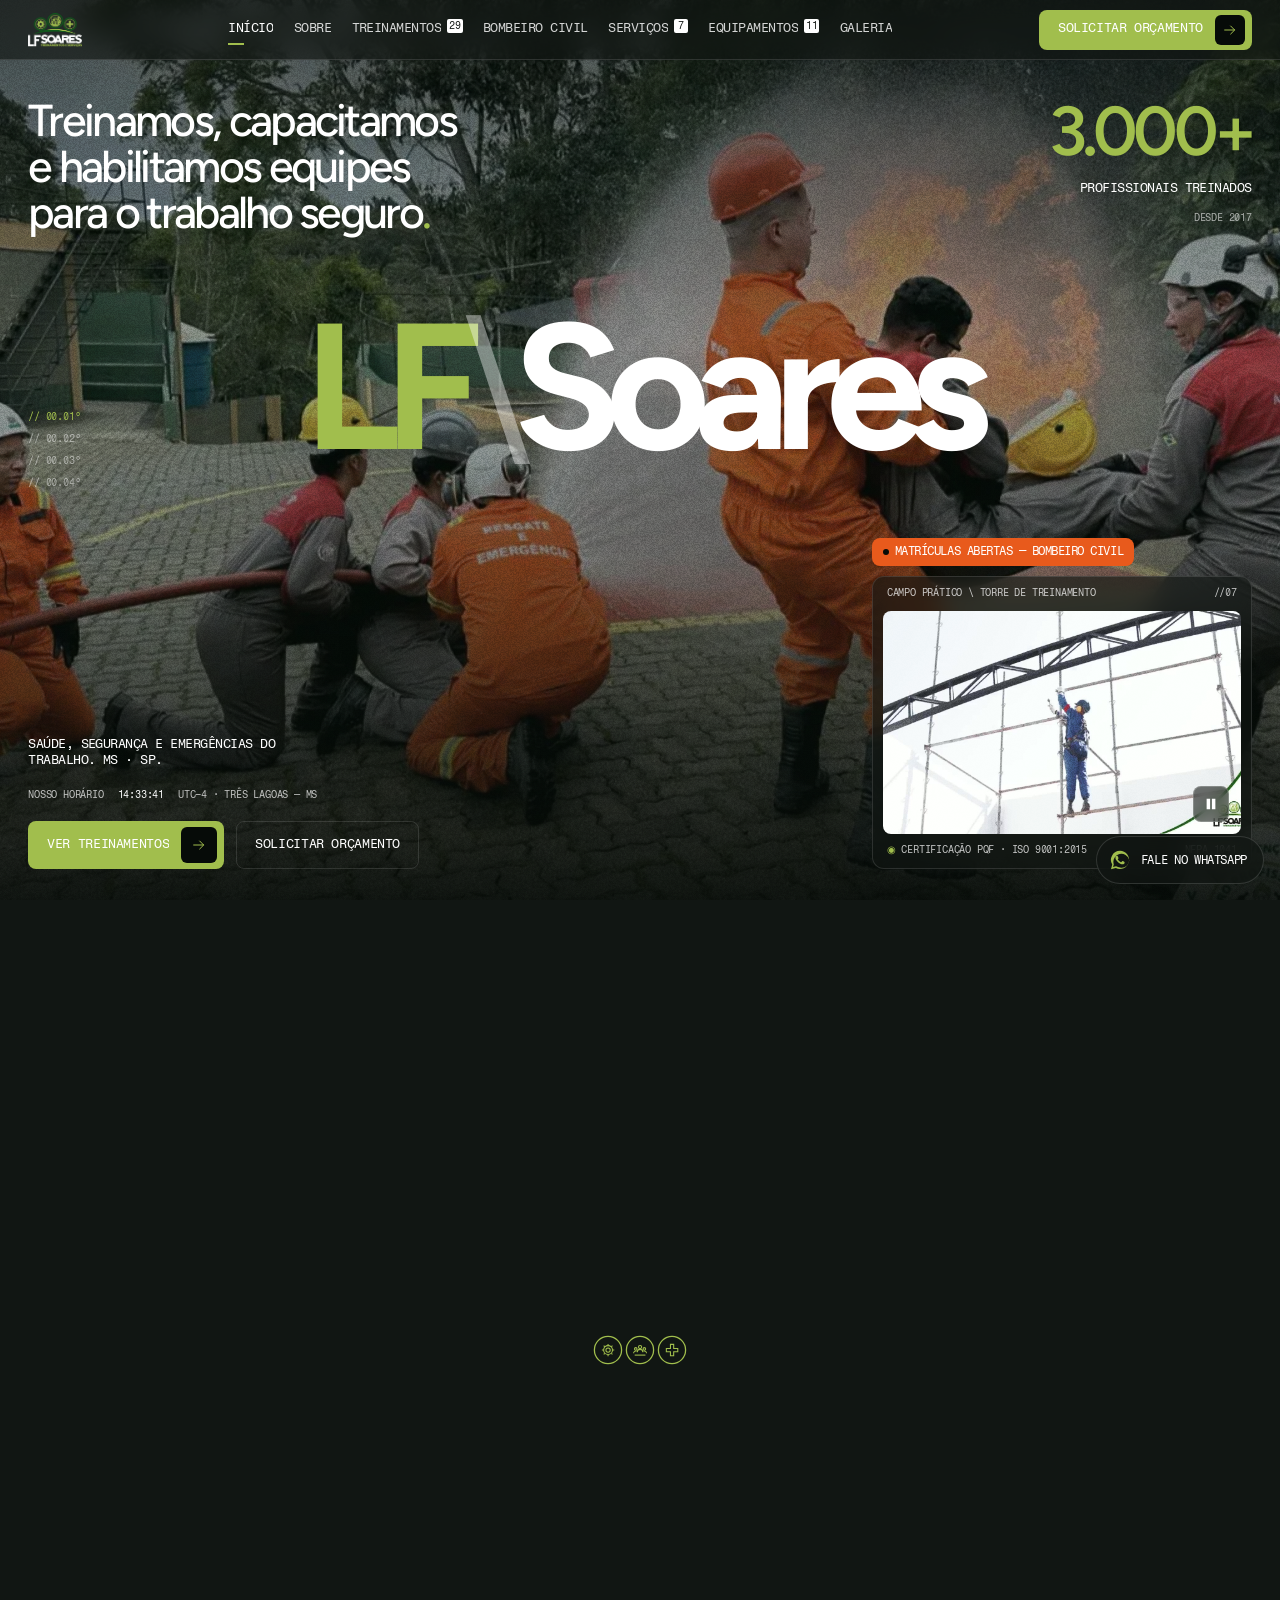
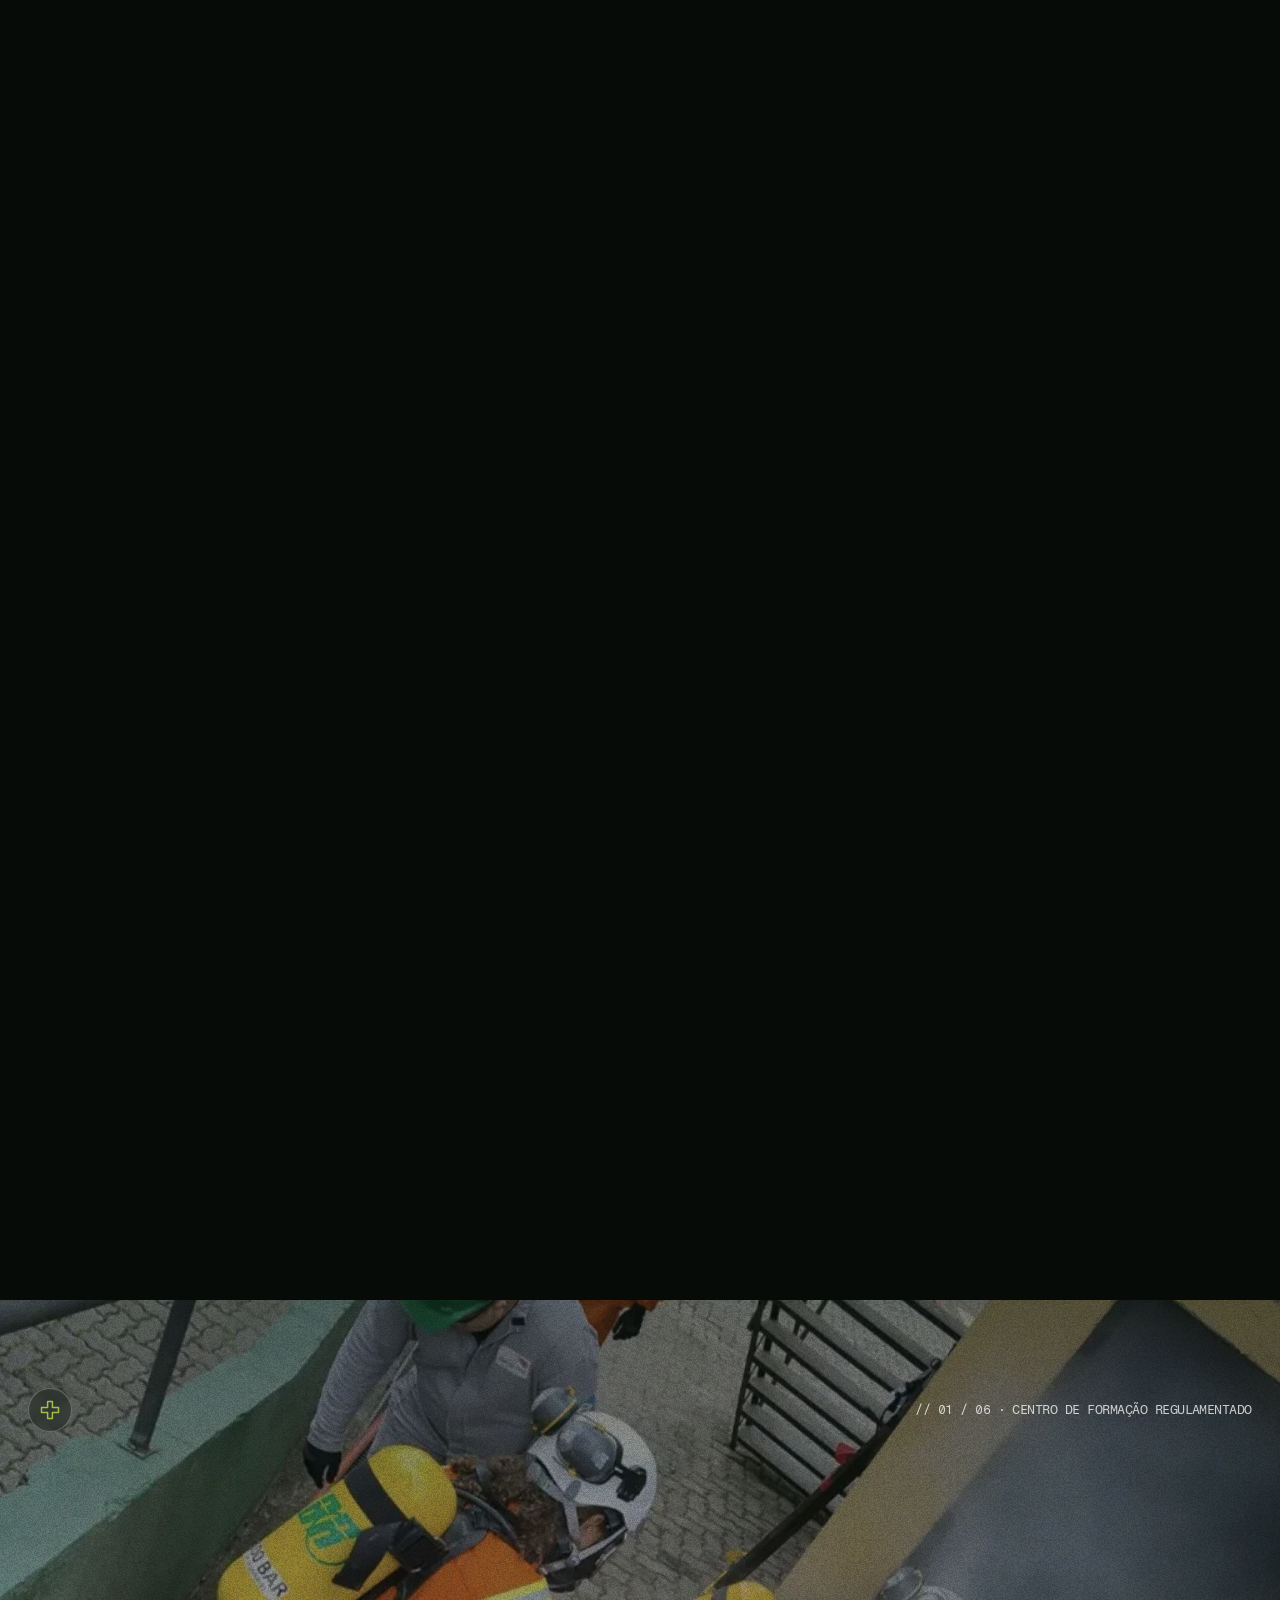
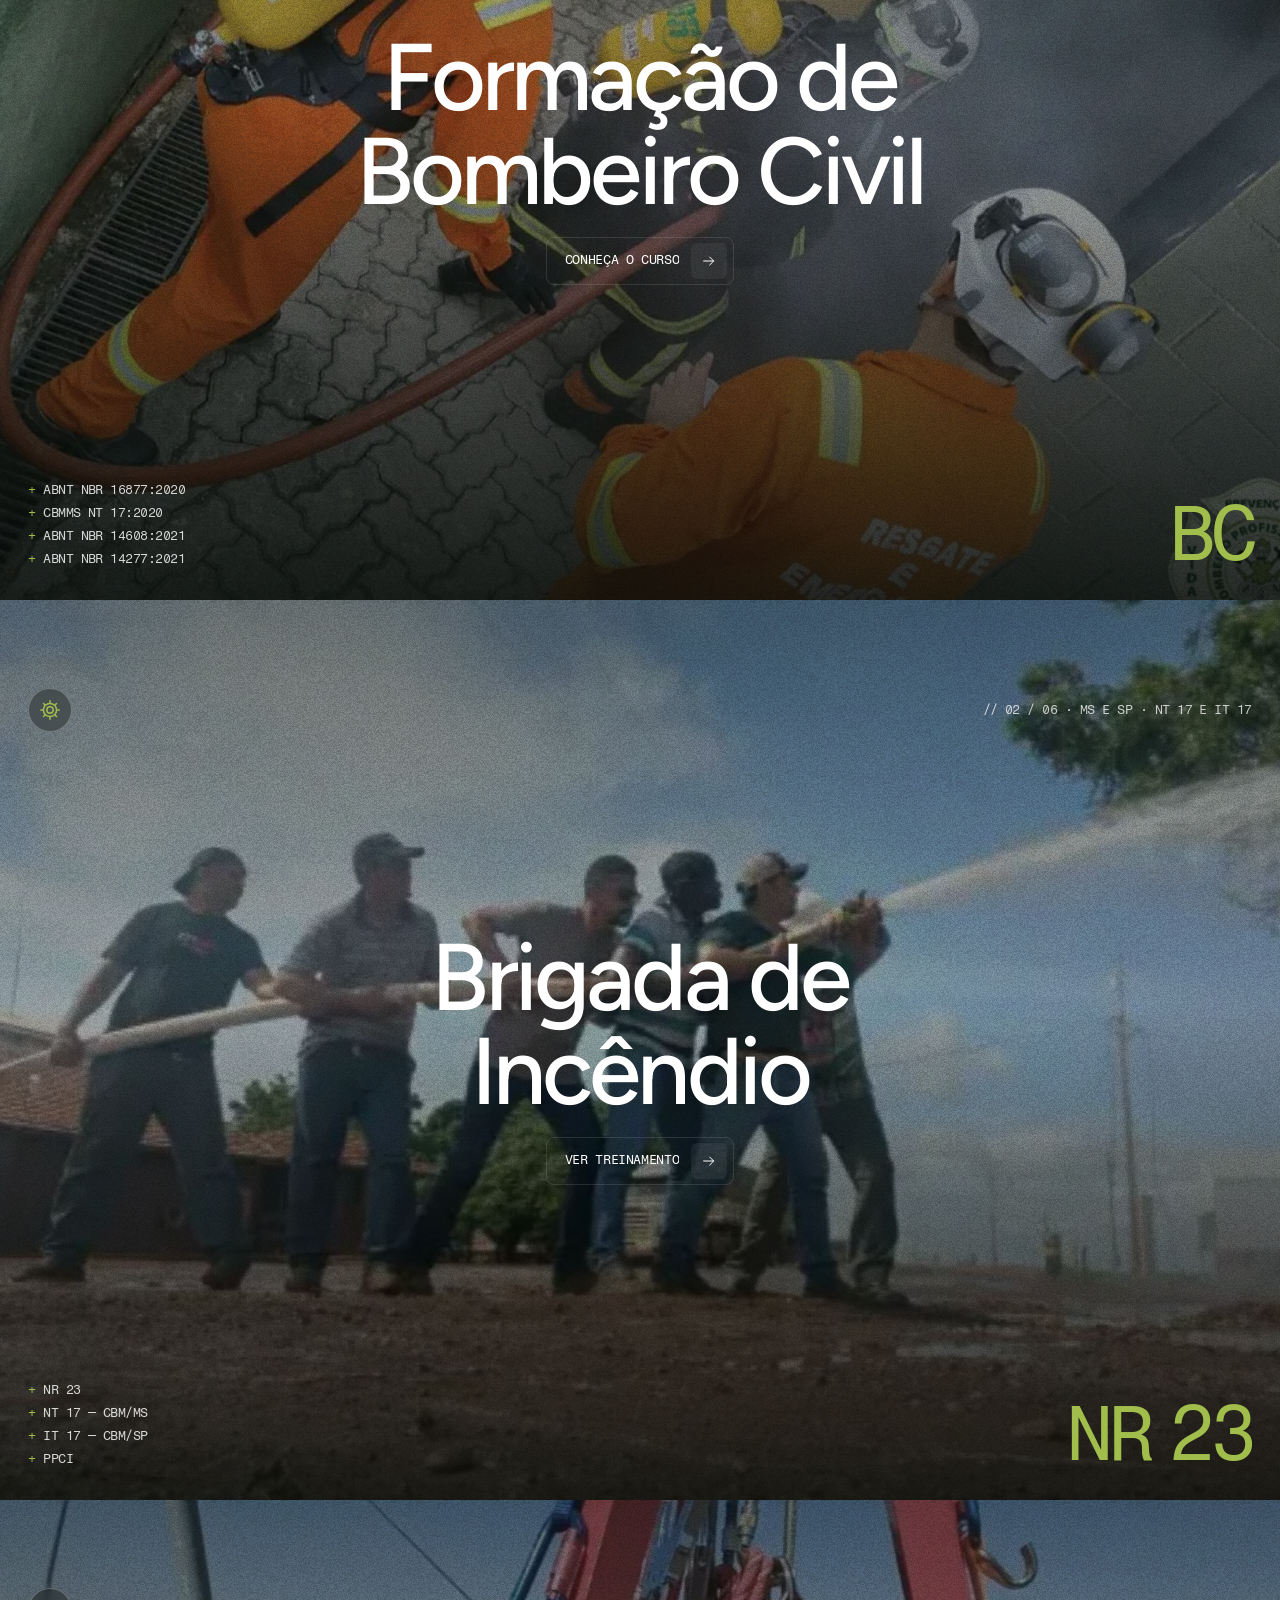
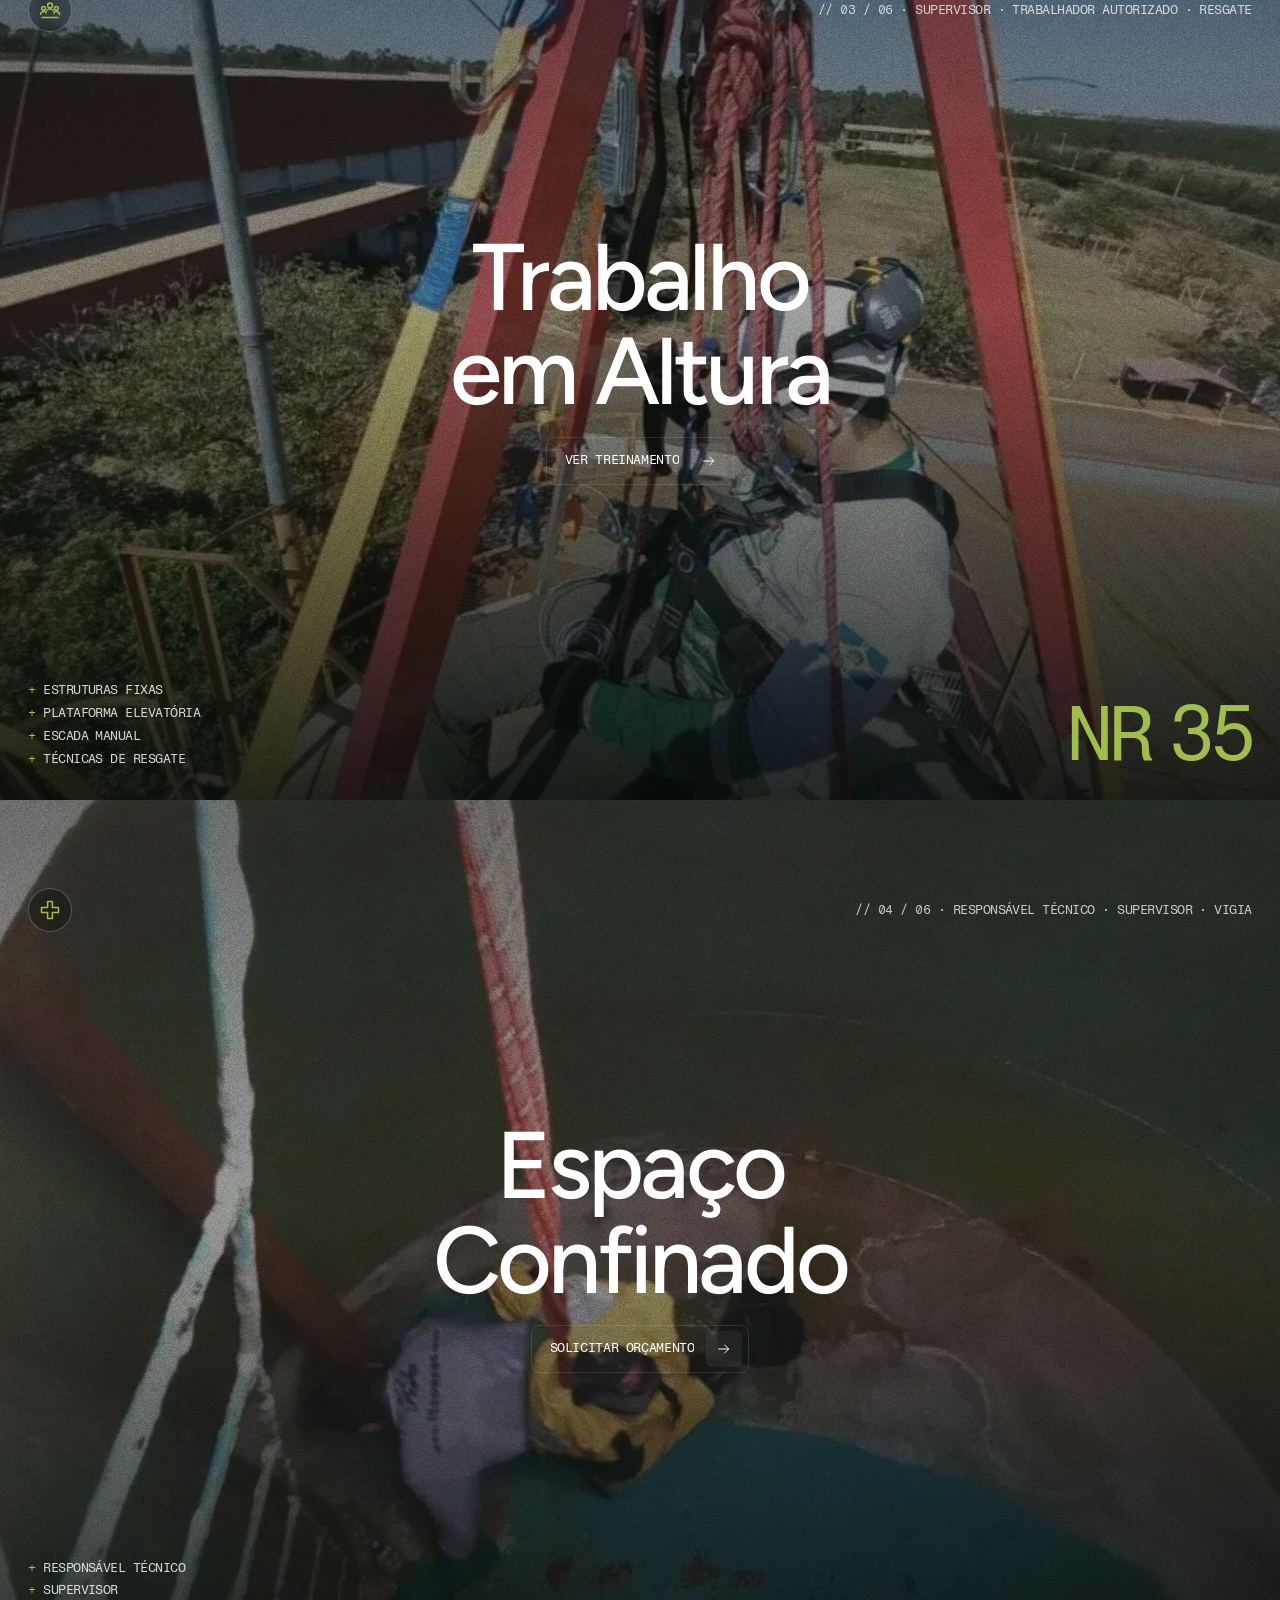
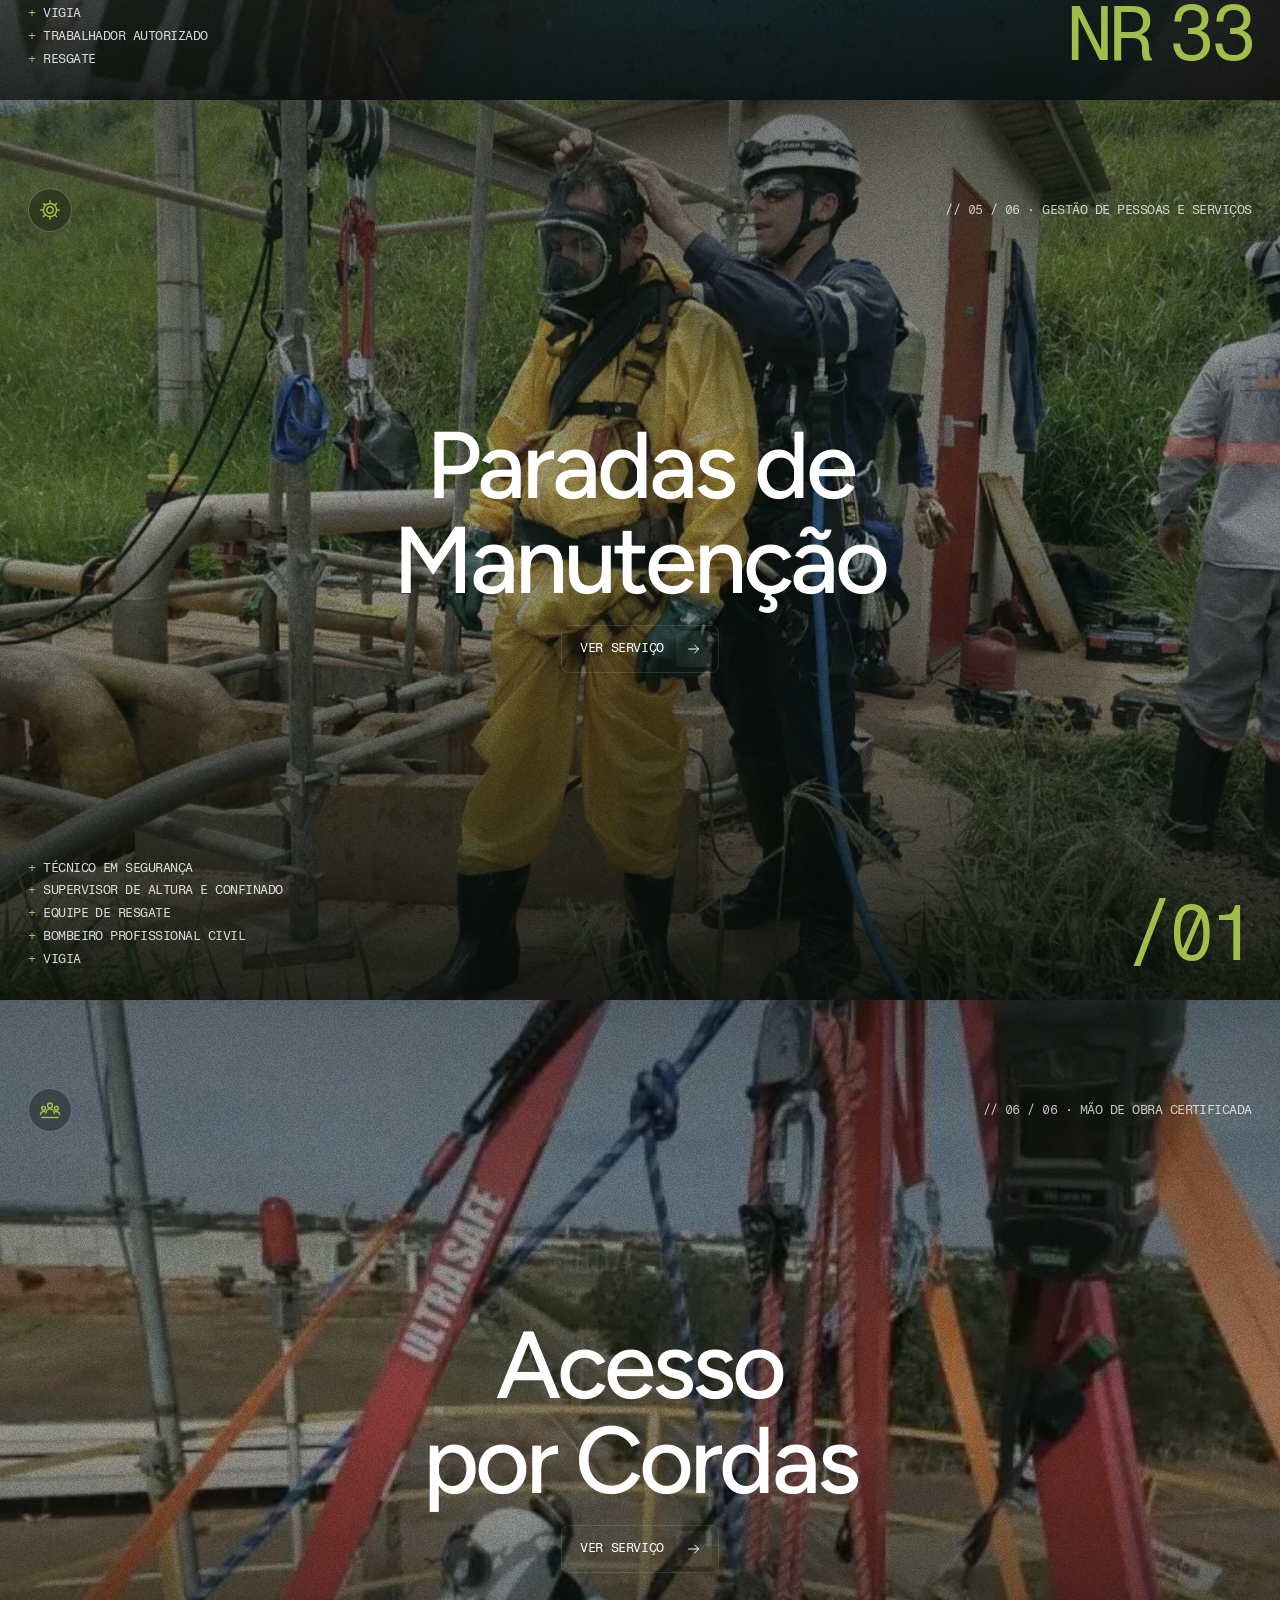
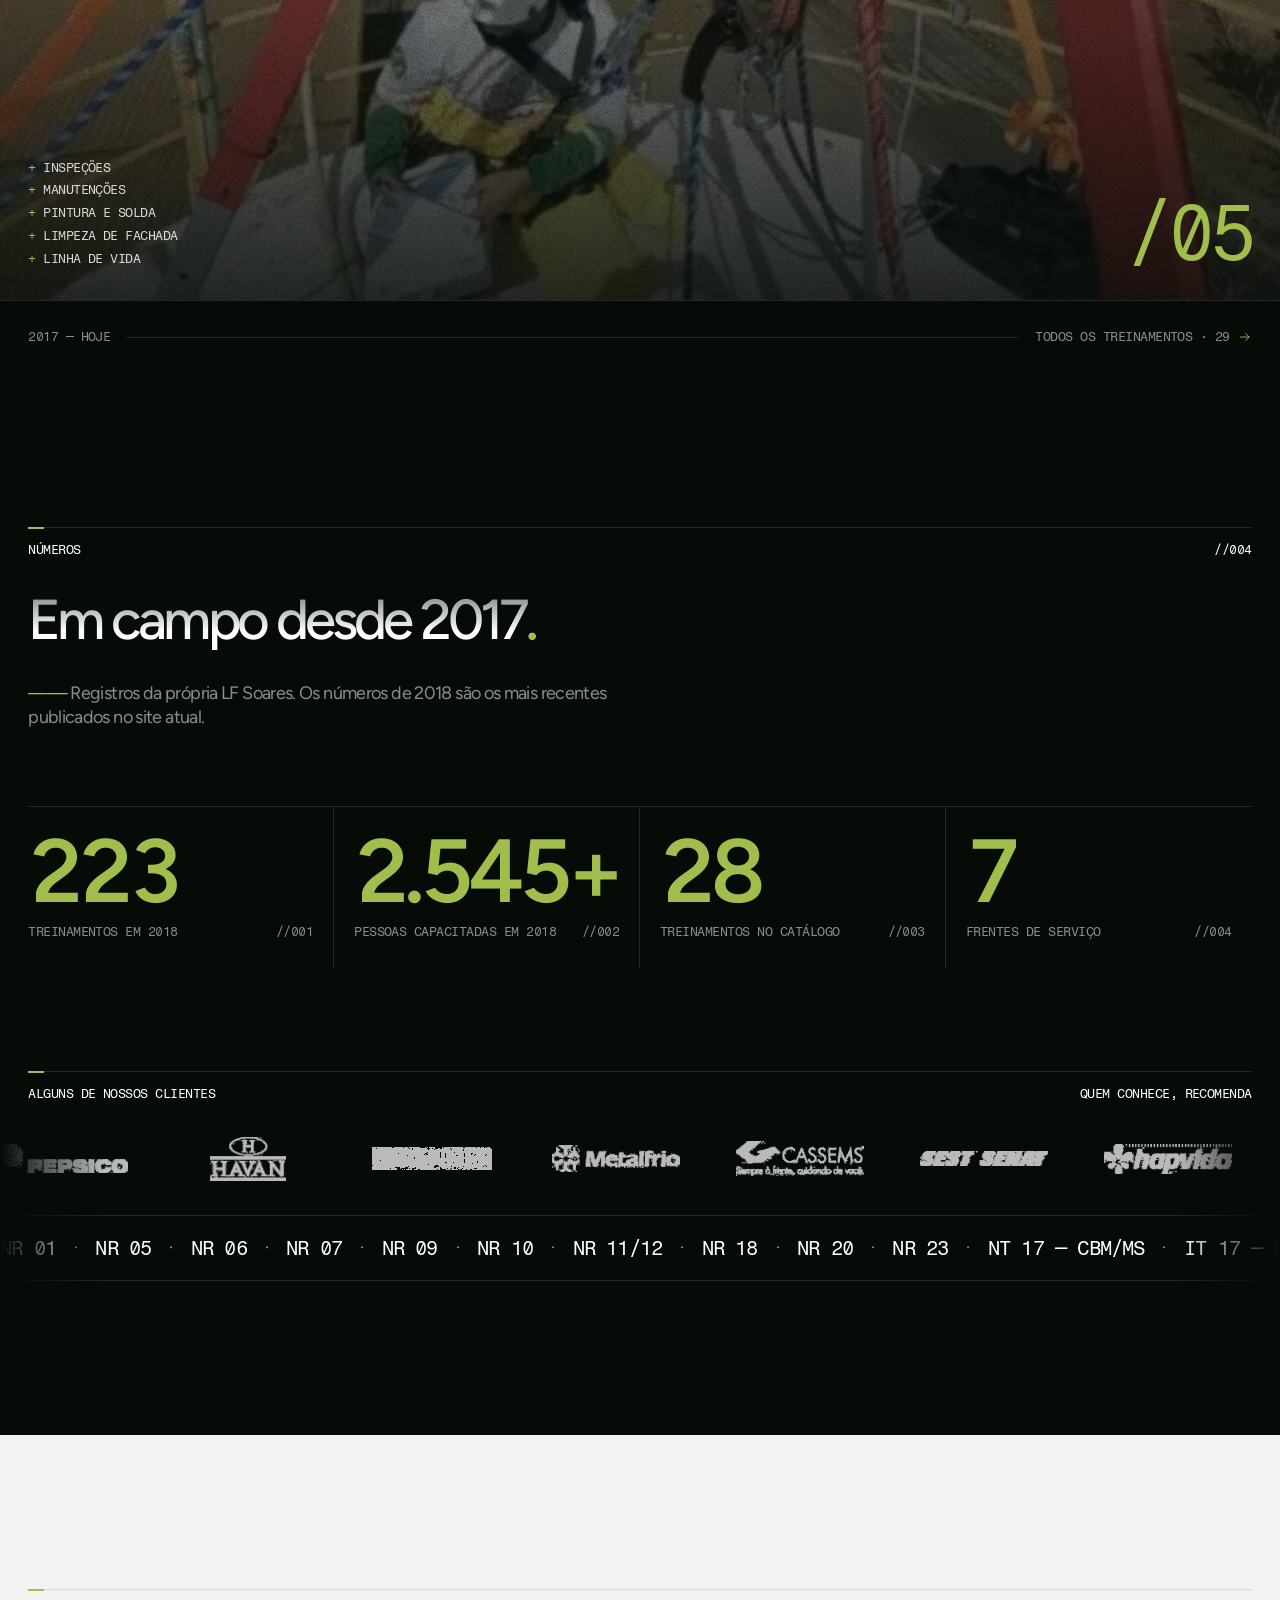
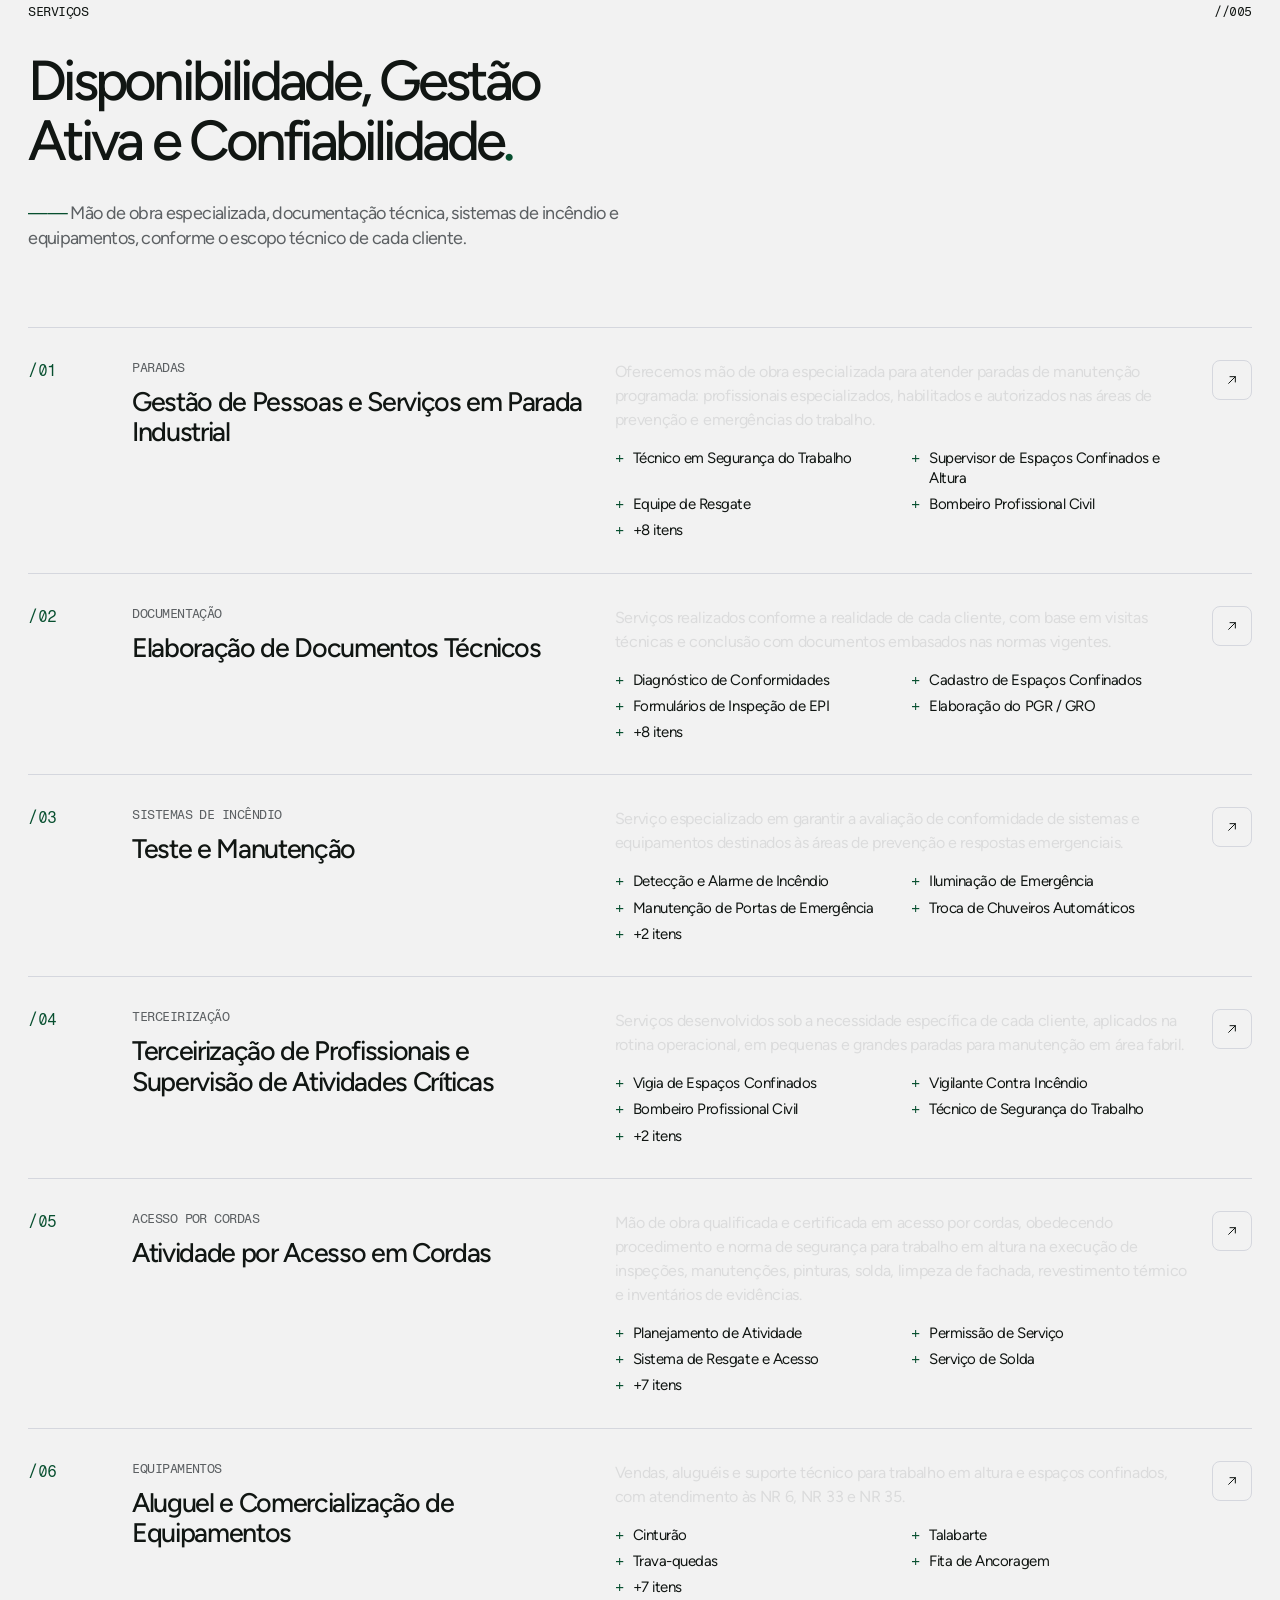
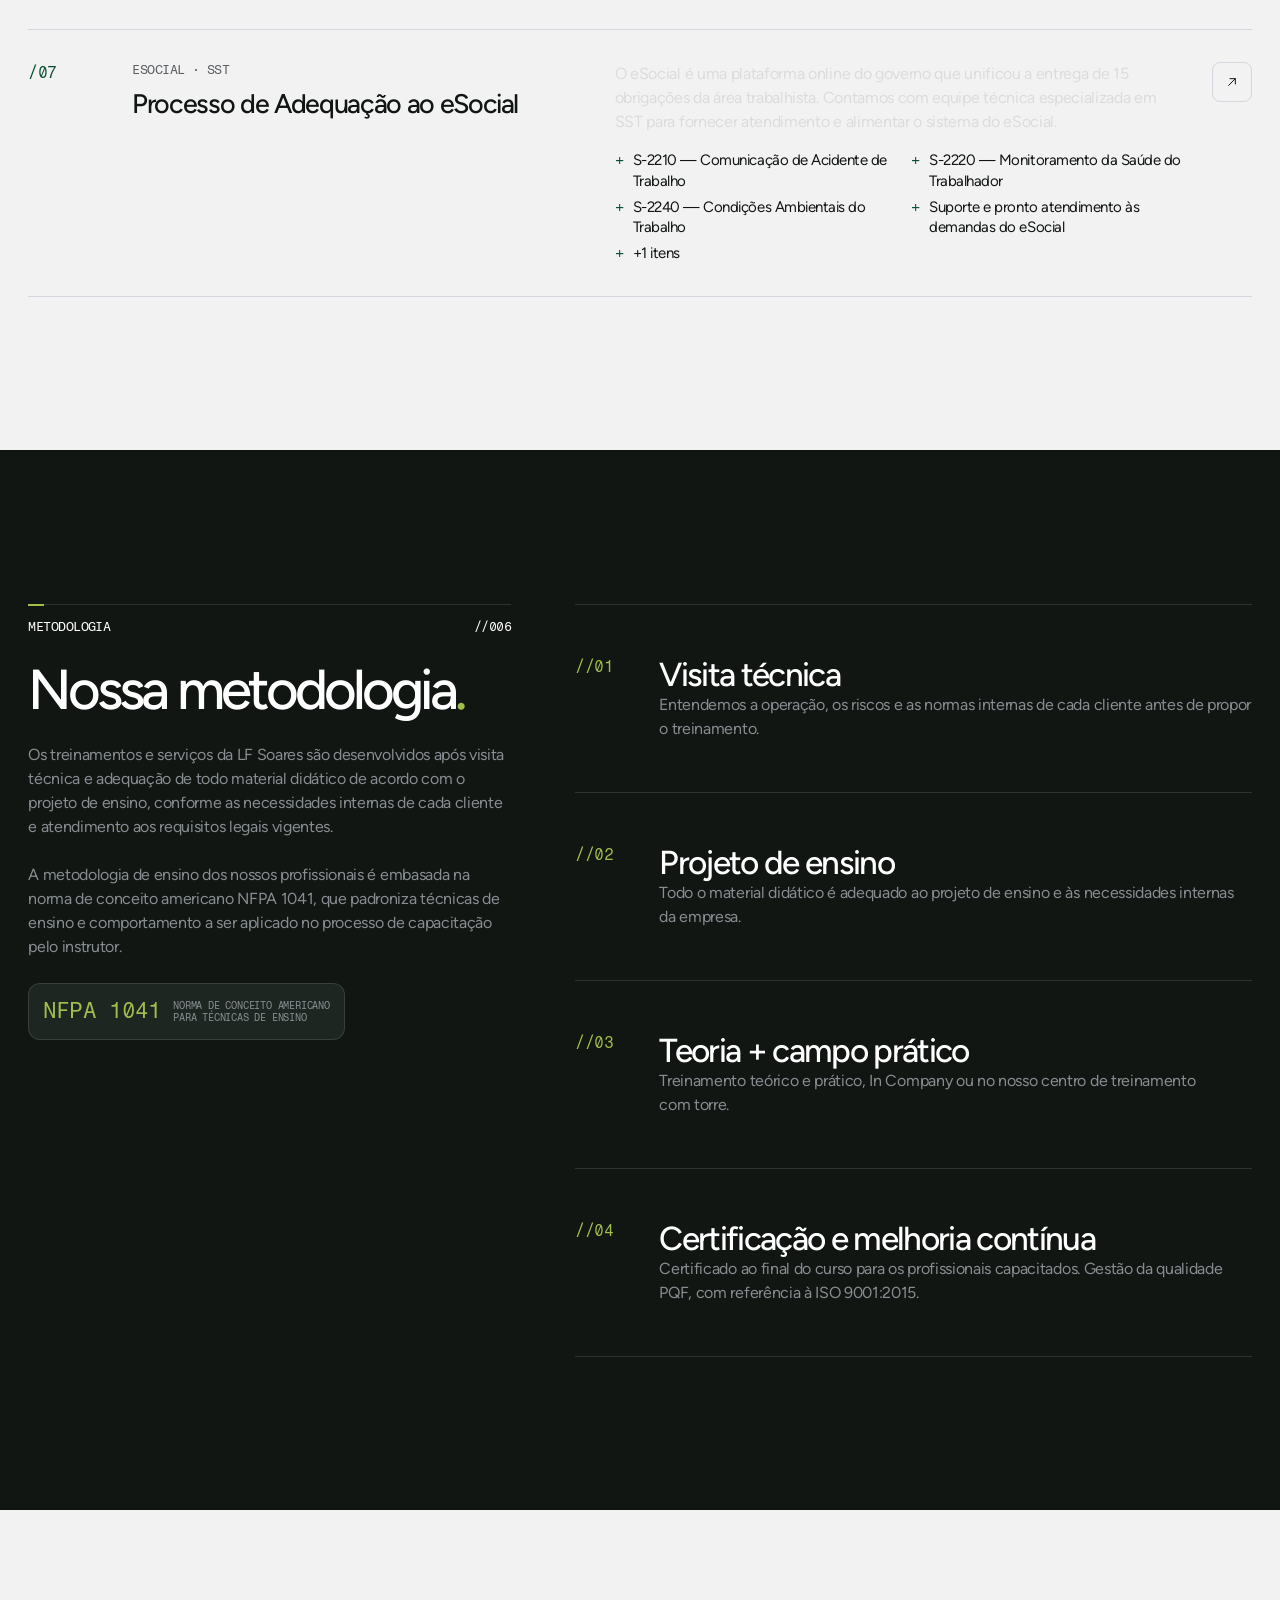
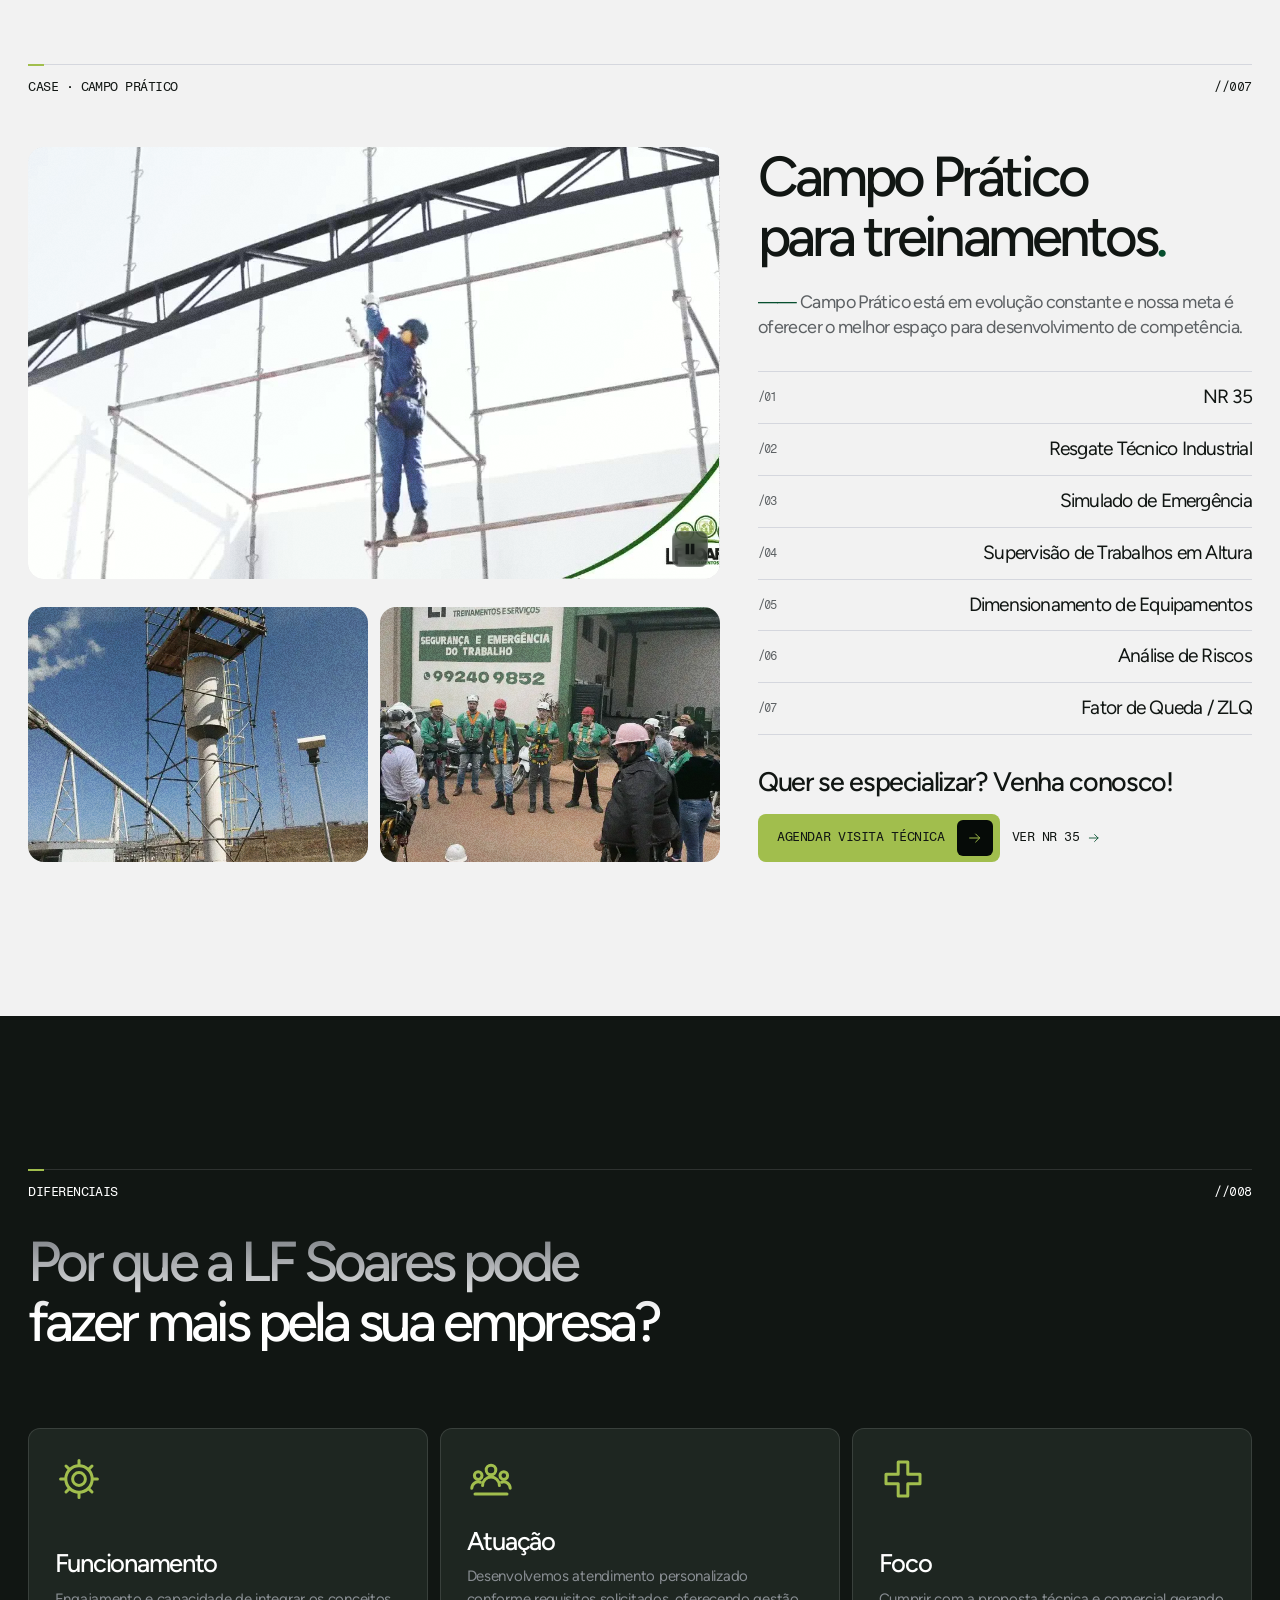
<file: index.html>
<!doctype html>
<html lang="pt-BR">
<head>
<meta charset="utf-8">
<title>LF Soares — Treinamentos e Serviços em Segurança do Trabalho · Três Lagoas — MS</title>
<meta name="description" content="Treinamentos de NR, Formação de Bombeiro Civil e serviços especializados em saúde, segurança e emergências do trabalho. Três Lagoas — MS, desde 2017.">
<meta name="viewport" content="width=device-width, initial-scale=1, viewport-fit=cover">
<meta name="theme-color" content="#111613">
<link rel="canonical" href="https://www.lfsoares.com.br/">
<meta property="og:type" content="website"><meta property="og:locale" content="pt_BR"><meta property="og:site_name" content="LF Soares Treinamentos e Serviços">
<meta property="og:title" content="LF Soares — Treinamentos e Serviços em Segurança do Trabalho · Três Lagoas — MS"><meta property="og:description" content="Treinamentos de NR, Formação de Bombeiro Civil e serviços especializados em saúde, segurança e emergências do trabalho. Três Lagoas — MS, desde 2017."><meta property="og:url" content="https://agenciaothon.github.io/lf-soares/"><meta property="og:image" content="https://agenciaothon.github.io/lf-soares/assets/og.jpg">
<meta name="twitter:card" content="summary_large_image">
<link rel="icon" href="assets/favicon.svg" type="image/svg+xml">
<link rel="preload" href="assets/fonts/figtree-latin-500-normal.woff2" as="font" type="font/woff2" crossorigin><link rel="stylesheet" href="assets/fonts.css">
<link rel="stylesheet" href="assets/site.css">
<script type="application/ld+json">{"@context":"https://schema.org","@type":["LocalBusiness","EducationalOrganization"],"name":"LF Soares Treinamentos e Serviços","url":"https://www.lfsoares.com.br","foundingDate":"2017","telephone":"+55-67-99240-9852","email":"atendimento@lfsoares.com.br","areaServed":["Mato Grosso do Sul","São Paulo"],"address":{"@type":"PostalAddress","streetAddress":"R. Pedro Pierre, Nº 3150","addressLocality":"Três Lagoas","addressRegion":"MS","addressCountry":"BR"},"sameAs":["https://facebook.com/lfsoarestreinamentoseservicos","https://instagram.com/lfsoarestreinamentoseservicos/","https://www.linkedin.com/company/lf-soares-treinamentos-e-servi%C3%A7os/"],"description":"Treinamentos e Prestação de Serviços Especializados nas áreas de saúde, segurança e emergências do trabalho."}</script>
</head>
<body>
<div class="site" data-mode="local" lang="pt-BR">
<a class="skip" href="#conteudo">Pular para o conteúdo</a>

<header class="nav" role="banner">
  <div class="nav__bar wrap">
    <a class="nav__logo" href="index.html" aria-label="LF Soares — início"><img class="" src="img/logo/lf-soares-escuro.png" width="472" height="300" alt="LF Soares Treinamentos e Serviços"></a>
    <nav class="nav__links" aria-label="Principal">
      <a href="index.html" aria-current="page"><span data-roll>Início</span></a><a href="sobre/index.html"><span data-roll>Sobre</span></a><a href="treinamentos/index.html"><span data-roll>Treinamentos</span><span class="badge" aria-label="29 itens">29</span></a><a href="bombeiro-civil/index.html"><span data-roll>Bombeiro Civil</span></a><a href="servicos/index.html"><span data-roll>Serviços</span><span class="badge" aria-label="7 itens">7</span></a><a href="equipamentos/index.html"><span data-roll>Equipamentos</span><span class="badge" aria-label="11 itens">11</span></a><a href="galeria/index.html"><span data-roll>Galeria</span></a>
    </nav>
    <div class="nav__cta">
      <a class="btn btn--primary" href="contato/index.html" ><span data-roll="chars" data-btnlabel>Solicitar orçamento</span><span class="btn__arrow" aria-hidden="true"><svg viewBox="0 0 24 24" fill="none" stroke="currentColor" stroke-width="1.5" stroke-linecap="round" stroke-linejoin="round" aria-hidden="true" focusable="false"><path d="M4 12h15M13 6l6 6-6 6"/></svg><svg viewBox="0 0 24 24" fill="none" stroke="currentColor" stroke-width="1.5" stroke-linecap="round" stroke-linejoin="round" aria-hidden="true" focusable="false"><path d="M4 12h15M13 6l6 6-6 6"/></svg></span></a>
      <button class="nav__burger" type="button" aria-expanded="false" aria-controls="menu" aria-label="Abrir menu"><span></span></button>
    </div>
  </div>
</header>
<div class="menu" id="menu" hidden role="dialog" aria-modal="true" aria-label="Menu">
  <div class="menu__top wrap"><img class="" src="img/logo/lf-soares-escuro.png" width="472" height="300" alt="LF Soares Treinamentos e Serviços"><button class="menu__close" type="button" aria-label="Fechar menu"><svg viewBox="0 0 24 24" fill="none" stroke="currentColor" stroke-width="1.5" stroke-linecap="round" stroke-linejoin="round" aria-hidden="true" focusable="false"><path d="M6 6l12 12M18 6L6 18"/></svg></button></div>
  <nav class="menu__list wrap" aria-label="Menu">
    <a href="index.html" aria-current="page"><span class="t-label-xs">/01</span><span data-roll>Início</span></a><a href="sobre/index.html"><span class="t-label-xs">/02</span><span data-roll>Sobre</span></a><a href="treinamentos/index.html"><span class="t-label-xs">/03</span><span data-roll>Treinamentos</span><span class="badge">29</span></a><a href="bombeiro-civil/index.html"><span class="t-label-xs">/04</span><span data-roll>Bombeiro Civil</span></a><a href="servicos/index.html"><span class="t-label-xs">/05</span><span data-roll>Serviços</span><span class="badge">7</span></a><a href="equipamentos/index.html"><span class="t-label-xs">/06</span><span data-roll>Equipamentos</span><span class="badge">11</span></a><a href="galeria/index.html"><span class="t-label-xs">/07</span><span data-roll>Galeria</span></a><a href="contato/index.html"><span class="t-label-xs">/08</span><span data-roll>Contato</span></a>
  </nav>
  <div class="menu__foot wrap t-label-s">
    <span>(67) 9 9240-9852 · WhatsApp</span>
    <span>atendimento@lfsoares.com.br</span>
    <span>Três Lagoas — MS</span>
  </div>
</div>
<main id="conteudo">
<section class="hero" data-tone="deep" aria-labelledby="hero-t">
  <div class="bgmedia" style="--shade:linear-gradient(180deg, rgba(6,11,8,.72) 0%, rgba(6,11,8,.38) 38%, rgba(6,11,8,.5) 62%, rgba(6,11,8,.94) 100%)" aria-hidden="true"><div data-parallax="0.1" style="position:absolute;inset:-8% 0"><img class="" src="img/artes/1-1280.webp" srcset="img/artes/1-640.webp 640w, img/artes/1-1280.webp 1280w" sizes="100vw" width="1280" height="960" alt="" fetchpriority="high" decoding="async"></div></div>
  <div class="hero__idx t-label-xs" aria-hidden="true"><span>// 00.01°</span><span>// 00.02°</span><span>// 00.03°</span><span>// 00.04°</span></div>
  <div class="wrap hero__grid">
    <h1 class="hero__h1" id="hero-t" data-hero="slideFromLeftShort">Treinamos, capacitamos e habilitamos equipes para o trabalho seguro<span class="dot">.</span></h1>
    <div class="hero__stat" data-hero="fadeUp"><b>3.000+</b><span class="t-label-s">Profissionais treinados</span><span class="t-label-xs" style="color:rgba(255,255,255,.6)">Desde 2017</span></div>
    <p class="hero__mark t-wordmark" data-hero="riseOvershoot" aria-label="LF Soares"><span class="lf">LF</span><span class="sl">\</span><span class="wm-2">Soares</span></p>
    <div class="hero__bl" data-hero="fadeUp">
      <p class="t-label-s" style="max-width:34ch">Saúde, segurança e emergências do trabalho. MS · SP.</p>
      <p class="clock t-label-xs">Nosso horário <time data-clock>--:--:--</time> UTC−4 · Três Lagoas — MS</p>
      <div class="row"><a class="btn btn--primary" href="treinamentos/index.html" ><span data-roll="chars" data-btnlabel>Ver treinamentos</span><span class="btn__arrow" aria-hidden="true"><svg viewBox="0 0 24 24" fill="none" stroke="currentColor" stroke-width="1.5" stroke-linecap="round" stroke-linejoin="round" aria-hidden="true" focusable="false"><path d="M4 12h15M13 6l6 6-6 6"/></svg><svg viewBox="0 0 24 24" fill="none" stroke="currentColor" stroke-width="1.5" stroke-linecap="round" stroke-linejoin="round" aria-hidden="true" focusable="false"><path d="M4 12h15M13 6l6 6-6 6"/></svg></span></a><a class="btn btn--secondary btn--noarrow" href="contato/index.html" ><span data-roll="chars" data-btnlabel>Solicitar orçamento</span></a></div>
    </div>
    <div class="hero__br" data-hero="slideFromRight">
      <a class="chip chip--fire" href="bombeiro-civil/index.html" style="justify-self:start;text-decoration:none">Matrículas abertas — Bombeiro Civil</a>
      <div class="glass hero__card">
        <div class="hero__card-meta t-label-xs"><span>Campo prático \ Torre de treinamento</span><span>//07</span></div>
        <figure class="media media--treated"><video data-bgvideo muted loop playsinline autoplay preload="metadata" poster="video/torre.jpg" aria-label="Montagem da torre do campo prático"><source src="video/torre.mp4" type="video/mp4"></video><button class="vctl" type="button" aria-label="Pausar vídeo"></button></figure>
        <div class="hero__card-meta t-label-xs"><span class="live">Certificação PQF · ISO 9001:2015</span><span>NFPA 1041</span></div>
      </div>
    </div>
  </div>
</section>

<section class="manifesto" data-tone="deep" aria-label="Manifesto">
  <div class="manifesto__stick">
    <div class="bgmedia" style="--shade:linear-gradient(180deg, rgba(6,11,8,.82), rgba(6,11,8,.7))"><video data-bgvideo muted loop playsinline autoplay preload="metadata" poster="video/torre.jpg" aria-label=""><source src="video/torre.mp4" type="video/mp4"></video></div>
    <div class="wrap manifesto__lines">
      <p>Nós treinamos.</p><p>Nós capacitamos.</p><p>Nós habilitamos.</p><p>Para todos voltarem para casa.</p>
    </div>
    <div class="wrap manifesto__meta t-label-xs"><span>// 00.02° Manifesto</span><span>Treinar · Capacitar · Habilitar</span></div>
  </div>
</section>

<section aria-labelledby="areas-t" data-tone="deep">
  <h2 class="vh" id="areas-t">Áreas de atuação</h2>
  <div class="panels">
    
    <article class="panel" data-tone="deep" aria-labelledby="pn-01">
      <div class="panel__bg"><div class="bgmedia" style="--shade:linear-gradient(180deg, rgba(6,11,8,.55), rgba(6,11,8,.35) 45%, rgba(6,11,8,.88))" aria-hidden="false"><div data-parallax="0" style="position:absolute;inset:-8% 0"><img class="" src="img/artes/4-ee0e02f2-1280.webp" srcset="img/artes/4-ee0e02f2-640.webp 640w, img/artes/4-ee0e02f2-1280.webp 1280w" sizes="100vw" width="1280" height="960" alt="Alunos do curso de Bombeiro Civil com equipamento autônomo entrando em área com fumaça" loading="lazy" decoding="async"></div></div></div>
      <div class="wrap panel__inner">
        <div class="panel__top"><span class="panel__icon"><svg viewBox="0 0 24 24" fill="none" stroke="currentColor" stroke-width="1.5" stroke-linecap="round" stroke-linejoin="round" aria-hidden="true" focusable="false"><path d="M9.6 3.5h4.8v6.1h6.1v4.8h-6.1v6.1H9.6v-6.1H3.5V9.6h6.1z"/></svg></span><span class="t-label-s">// 01 / 06 · Centro de Formação regulamentado</span></div>
        <div class="panel__center"><h3 class="t-dl" id="pn-01">Formação de Bombeiro Civil</h3><a class="btn btn--secondary" href="bombeiro-civil/index.html" ><span data-roll="chars" data-btnlabel>Conheça o curso</span><span class="btn__arrow" aria-hidden="true"><svg viewBox="0 0 24 24" fill="none" stroke="currentColor" stroke-width="1.5" stroke-linecap="round" stroke-linejoin="round" aria-hidden="true" focusable="false"><path d="M4 12h15M13 6l6 6-6 6"/></svg><svg viewBox="0 0 24 24" fill="none" stroke="currentColor" stroke-width="1.5" stroke-linecap="round" stroke-linejoin="round" aria-hidden="true" focusable="false"><path d="M4 12h15M13 6l6 6-6 6"/></svg></span></a></div>
        <ul class="panel__left t-label-s"><li>ABNT NBR 16877:2020</li><li>CBMMS NT 17:2020</li><li>ABNT NBR 14608:2021</li><li>ABNT NBR 14277:2021</li></ul>
        <div class="panel__right"><span class="panel__code" aria-label="Bombeiro Civil">BC</span></div>
      </div>
    </article>
    <article class="panel" data-tone="deep" aria-labelledby="pn-02">
      <div class="panel__bg"><div class="bgmedia" style="--shade:linear-gradient(180deg, rgba(6,11,8,.55), rgba(6,11,8,.35) 45%, rgba(6,11,8,.88))" aria-hidden="false"><div data-parallax="0" style="position:absolute;inset:-8% 0"><img class="" src="img/galeria/img-20230114-wa0197-600.webp" width="600" height="450" alt="Equipe de brigadistas em treinamento com mangueira de incêndio" loading="lazy" decoding="async"></div></div></div>
      <div class="wrap panel__inner">
        <div class="panel__top"><span class="panel__icon"><svg viewBox="0 0 24 24" fill="none" stroke="currentColor" stroke-width="1.5" stroke-linecap="round" stroke-linejoin="round" aria-hidden="true" focusable="false"><circle cx="12" cy="12" r="3.2"/><path d="M12 2.8v2.4M12 18.8v2.4M2.8 12h2.4M18.8 12h2.4M5.5 5.5l1.7 1.7M16.8 16.8l1.7 1.7M5.5 18.5l1.7-1.7M16.8 7.2l1.7-1.7"/><circle cx="12" cy="12" r="6.6"/></svg></span><span class="t-label-s">// 02 / 06 · MS e SP · NT 17 e IT 17</span></div>
        <div class="panel__center"><h3 class="t-dl" id="pn-02">Brigada de Incêndio</h3><a class="btn btn--secondary" href="treinamentos/brigada-de-incendio/index.html" ><span data-roll="chars" data-btnlabel>Ver treinamento</span><span class="btn__arrow" aria-hidden="true"><svg viewBox="0 0 24 24" fill="none" stroke="currentColor" stroke-width="1.5" stroke-linecap="round" stroke-linejoin="round" aria-hidden="true" focusable="false"><path d="M4 12h15M13 6l6 6-6 6"/></svg><svg viewBox="0 0 24 24" fill="none" stroke="currentColor" stroke-width="1.5" stroke-linecap="round" stroke-linejoin="round" aria-hidden="true" focusable="false"><path d="M4 12h15M13 6l6 6-6 6"/></svg></span></a></div>
        <ul class="panel__left t-label-s"><li>NR 23</li><li>NT 17 — CBM/MS</li><li>IT 17 — CBM/SP</li><li>PPCI</li></ul>
        <div class="panel__right"><span class="panel__code" aria-label="NR 23">NR 23</span></div>
      </div>
    </article>
    <article class="panel" data-tone="deep" aria-labelledby="pn-03">
      <div class="panel__bg"><div class="bgmedia" style="--shade:linear-gradient(180deg, rgba(6,11,8,.55), rgba(6,11,8,.35) 45%, rgba(6,11,8,.88))" aria-hidden="false"><div data-parallax="0" style="position:absolute;inset:-8% 0"><img class="" src="img/galeria/photo-2023-02-01-11-02-13-aa3d6c67-1200.webp" srcset="img/galeria/photo-2023-02-01-11-02-13-aa3d6c67-600.webp 600w, img/galeria/photo-2023-02-01-11-02-13-aa3d6c67-1200.webp 1200w" sizes="100vw" width="1200" height="900" alt="Resgate com tripé e sistema de cordas visto de cima, no campo prático" loading="lazy" decoding="async"></div></div></div>
      <div class="wrap panel__inner">
        <div class="panel__top"><span class="panel__icon"><svg viewBox="0 0 24 24" fill="none" stroke="currentColor" stroke-width="1.5" stroke-linecap="round" stroke-linejoin="round" aria-hidden="true" focusable="false"><circle cx="12" cy="7.5" r="2.4"/><path d="M7.8 15.2a4.2 4.2 0 018.4 0"/><circle cx="5.6" cy="10.3" r="1.9"/><path d="M2.4 16.6a3.3 3.3 0 014.3-3"/><circle cx="18.4" cy="10.3" r="1.9"/><path d="M21.6 16.6a3.3 3.3 0 00-4.3-3"/><path d="M4 19.5h16"/></svg></span><span class="t-label-s">// 03 / 06 · Supervisor · trabalhador autorizado · resgate</span></div>
        <div class="panel__center"><h3 class="t-dl" id="pn-03">Trabalho em Altura</h3><a class="btn btn--secondary" href="treinamentos/nr-35-trabalho-em-altura/index.html" ><span data-roll="chars" data-btnlabel>Ver treinamento</span><span class="btn__arrow" aria-hidden="true"><svg viewBox="0 0 24 24" fill="none" stroke="currentColor" stroke-width="1.5" stroke-linecap="round" stroke-linejoin="round" aria-hidden="true" focusable="false"><path d="M4 12h15M13 6l6 6-6 6"/></svg><svg viewBox="0 0 24 24" fill="none" stroke="currentColor" stroke-width="1.5" stroke-linecap="round" stroke-linejoin="round" aria-hidden="true" focusable="false"><path d="M4 12h15M13 6l6 6-6 6"/></svg></span></a></div>
        <ul class="panel__left t-label-s"><li>Estruturas fixas</li><li>Plataforma elevatória</li><li>Escada manual</li><li>Técnicas de resgate</li></ul>
        <div class="panel__right"><span class="panel__code" aria-label="NR 35">NR 35</span></div>
      </div>
    </article>
    <article class="panel" data-tone="deep" aria-labelledby="pn-04">
      <div class="panel__bg"><div class="bgmedia" style="--shade:linear-gradient(180deg, rgba(6,11,8,.55), rgba(6,11,8,.35) 45%, rgba(6,11,8,.88))" aria-hidden="false"><div data-parallax="0" style="position:absolute;inset:-8% 0"><img class="" src="img/galeria/photo-2023-02-01-11-00-55-5-184ce922-1200.webp" srcset="img/galeria/photo-2023-02-01-11-00-55-5-184ce922-600.webp 600w, img/galeria/photo-2023-02-01-11-00-55-5-184ce922-1200.webp 1200w" sizes="100vw" width="1200" height="900" alt="Resgate de vítima dentro de tanque, visto da abertura superior" loading="lazy" decoding="async"></div></div></div>
      <div class="wrap panel__inner">
        <div class="panel__top"><span class="panel__icon"><svg viewBox="0 0 24 24" fill="none" stroke="currentColor" stroke-width="1.5" stroke-linecap="round" stroke-linejoin="round" aria-hidden="true" focusable="false"><path d="M9.6 3.5h4.8v6.1h6.1v4.8h-6.1v6.1H9.6v-6.1H3.5V9.6h6.1z"/></svg></span><span class="t-label-s">// 04 / 06 · Responsável técnico · supervisor · vigia</span></div>
        <div class="panel__center"><h3 class="t-dl" id="pn-04">Espaço Confinado</h3><a class="btn btn--secondary" href="contato/index.html?treinamento=NR%2033" ><span data-roll="chars" data-btnlabel>Solicitar orçamento</span><span class="btn__arrow" aria-hidden="true"><svg viewBox="0 0 24 24" fill="none" stroke="currentColor" stroke-width="1.5" stroke-linecap="round" stroke-linejoin="round" aria-hidden="true" focusable="false"><path d="M4 12h15M13 6l6 6-6 6"/></svg><svg viewBox="0 0 24 24" fill="none" stroke="currentColor" stroke-width="1.5" stroke-linecap="round" stroke-linejoin="round" aria-hidden="true" focusable="false"><path d="M4 12h15M13 6l6 6-6 6"/></svg></span></a></div>
        <ul class="panel__left t-label-s"><li>Responsável técnico</li><li>Supervisor</li><li>Vigia</li><li>Trabalhador autorizado</li><li>Resgate</li></ul>
        <div class="panel__right"><span class="panel__code" aria-label="NR 33">NR 33</span></div>
      </div>
    </article>
    <article class="panel" data-tone="deep" aria-labelledby="pn-05">
      <div class="panel__bg"><div class="bgmedia" style="--shade:linear-gradient(180deg, rgba(6,11,8,.55), rgba(6,11,8,.35) 45%, rgba(6,11,8,.88))" aria-hidden="false"><div data-parallax="0" style="position:absolute;inset:-8% 0"><img class="" src="img/fotos/img-20200131-121320323-1280.webp" srcset="img/fotos/img-20200131-121320323-640.webp 640w, img/fotos/img-20200131-121320323-1280.webp 1280w" sizes="100vw" width="1280" height="960" alt="Equipe com trajes de proteção química em área industrial" loading="lazy" decoding="async"></div></div></div>
      <div class="wrap panel__inner">
        <div class="panel__top"><span class="panel__icon"><svg viewBox="0 0 24 24" fill="none" stroke="currentColor" stroke-width="1.5" stroke-linecap="round" stroke-linejoin="round" aria-hidden="true" focusable="false"><circle cx="12" cy="12" r="3.2"/><path d="M12 2.8v2.4M12 18.8v2.4M2.8 12h2.4M18.8 12h2.4M5.5 5.5l1.7 1.7M16.8 16.8l1.7 1.7M5.5 18.5l1.7-1.7M16.8 7.2l1.7-1.7"/><circle cx="12" cy="12" r="6.6"/></svg></span><span class="t-label-s">// 05 / 06 · Gestão de pessoas e serviços</span></div>
        <div class="panel__center"><h3 class="t-dl" id="pn-05">Paradas de Manutenção</h3><a class="btn btn--secondary" href="servicos/index.html#paradas" ><span data-roll="chars" data-btnlabel>Ver serviço</span><span class="btn__arrow" aria-hidden="true"><svg viewBox="0 0 24 24" fill="none" stroke="currentColor" stroke-width="1.5" stroke-linecap="round" stroke-linejoin="round" aria-hidden="true" focusable="false"><path d="M4 12h15M13 6l6 6-6 6"/></svg><svg viewBox="0 0 24 24" fill="none" stroke="currentColor" stroke-width="1.5" stroke-linecap="round" stroke-linejoin="round" aria-hidden="true" focusable="false"><path d="M4 12h15M13 6l6 6-6 6"/></svg></span></a></div>
        <ul class="panel__left t-label-s"><li>Técnico em Segurança</li><li>Supervisor de Altura e Confinado</li><li>Equipe de Resgate</li><li>Bombeiro Profissional Civil</li><li>Vigia</li></ul>
        <div class="panel__right"><span class="panel__code" aria-label="Serviço 01">/01</span></div>
      </div>
    </article>
    <article class="panel" data-tone="deep" aria-labelledby="pn-06">
      <div class="panel__bg"><div class="bgmedia" style="--shade:linear-gradient(180deg, rgba(6,11,8,.55), rgba(6,11,8,.35) 45%, rgba(6,11,8,.88))" aria-hidden="false"><div data-parallax="0" style="position:absolute;inset:-8% 0"><img class="" src="img/galeria/photo-2023-02-01-11-00-55-600.webp" width="600" height="600" alt="Sistema de resgate com tripé e cordas montado sobre tanque" loading="lazy" decoding="async"></div></div></div>
      <div class="wrap panel__inner">
        <div class="panel__top"><span class="panel__icon"><svg viewBox="0 0 24 24" fill="none" stroke="currentColor" stroke-width="1.5" stroke-linecap="round" stroke-linejoin="round" aria-hidden="true" focusable="false"><circle cx="12" cy="7.5" r="2.4"/><path d="M7.8 15.2a4.2 4.2 0 018.4 0"/><circle cx="5.6" cy="10.3" r="1.9"/><path d="M2.4 16.6a3.3 3.3 0 014.3-3"/><circle cx="18.4" cy="10.3" r="1.9"/><path d="M21.6 16.6a3.3 3.3 0 00-4.3-3"/><path d="M4 19.5h16"/></svg></span><span class="t-label-s">// 06 / 06 · Mão de obra certificada</span></div>
        <div class="panel__center"><h3 class="t-dl" id="pn-06">Acesso por Cordas</h3><a class="btn btn--secondary" href="servicos/index.html#cordas" ><span data-roll="chars" data-btnlabel>Ver serviço</span><span class="btn__arrow" aria-hidden="true"><svg viewBox="0 0 24 24" fill="none" stroke="currentColor" stroke-width="1.5" stroke-linecap="round" stroke-linejoin="round" aria-hidden="true" focusable="false"><path d="M4 12h15M13 6l6 6-6 6"/></svg><svg viewBox="0 0 24 24" fill="none" stroke="currentColor" stroke-width="1.5" stroke-linecap="round" stroke-linejoin="round" aria-hidden="true" focusable="false"><path d="M4 12h15M13 6l6 6-6 6"/></svg></span></a></div>
        <ul class="panel__left t-label-s"><li>Inspeções</li><li>Manutenções</li><li>Pintura e solda</li><li>Limpeza de fachada</li><li>Linha de vida</li></ul>
        <div class="panel__right"><span class="panel__code" aria-label="Serviço 05">/05</span></div>
      </div>
    </article>
  </div>
  <div class="wrap panels__end t-label-s" data-tone="deep"><span>2017 — Hoje</span><span class="rule" aria-hidden="true"></span><a class="textlink" href="treinamentos/index.html"><span data-roll>Todos os treinamentos · 29</span><svg viewBox="0 0 24 24" fill="none" stroke="currentColor" stroke-width="1.5" stroke-linecap="round" stroke-linejoin="round" aria-hidden="true" focusable="false"><path d="M4 12h15M13 6l6 6-6 6"/></svg></a></div>
</section>

<section class="sec" data-tone="deep" aria-labelledby="num-t">
  <div class="wrap">
    
<header class="sec-head ">
  <div class="eyebrow"><span class="t-label-s">Números</span><span class="t-label-s">//004</span></div>
  <h2 class="t-h2 grad-h" data-reveal="slideFromLeftShort">Em campo desde 2017<span class="dot">.</span></h2>
  <p class="t-lead lede" data-reveal="fadeUp">Registros da própria LF Soares. Os números de 2018 são os mais recentes publicados no site atual.</p>
</header>
    <h2 class="vh" id="num-t">Números</h2>
    <div class="stats">
      <div class="stat" data-reveal="fadeUp"><span class="stat__n" data-count="228" data-suffix="">228</span><span class="stat__l t-label-s"><span>Treinamentos em 2018</span><span>//001</span></span></div><div class="stat" data-reveal="fadeUp"><span class="stat__n" data-count="2600" data-suffix="+">2.600+</span><span class="stat__l t-label-s"><span>Pessoas capacitadas em 2018</span><span>//002</span></span></div><div class="stat" data-reveal="fadeUp"><span class="stat__n" data-count="29" data-suffix="">29</span><span class="stat__l t-label-s"><span>Treinamentos no catálogo</span><span>//003</span></span></div><div class="stat" data-reveal="fadeUp"><span class="stat__n" data-count="7" data-suffix="">7</span><span class="stat__l t-label-s"><span>Frentes de serviço</span><span>//004</span></span></div>
    </div>
  </div>
  <div class="stack" style="--stack:28px;margin-top:clamp(64px,8vw,120px)">
    <div class="wrap"><div class="eyebrow"><span class="t-label-s">Alguns de nossos clientes</span><span class="t-label-s">Quem conhece, recomenda</span></div></div>
    <div class="marquee" style="--dur:55s" role="region" aria-label="Clientes atendidos"><div class="marquee__track"><div class="marquee__group"><div class="logo-cell"><img class="" src="img/clientes/clientes-atendidos-prancheta-1-640.webp" srcset="img/clientes/clientes-atendidos-prancheta-1-320.webp 320w, img/clientes/clientes-atendidos-prancheta-1-640.webp 640w" sizes="160px" width="640" height="640" alt="PepsiCo" loading="lazy" decoding="async"></div><div class="logo-cell"><img class="" src="img/clientes/clientes-atendidos-11-640.webp" srcset="img/clientes/clientes-atendidos-11-320.webp 320w, img/clientes/clientes-atendidos-11-640.webp 640w" sizes="160px" width="640" height="640" alt="Havan" loading="lazy" decoding="async"></div><div class="logo-cell"><img class="" src="img/clientes/renner-138.webp" width="138" height="89" alt="Renner" loading="lazy" decoding="async"></div><div class="logo-cell"><img class="" src="img/clientes/clientes-atendidos-02-640.webp" srcset="img/clientes/clientes-atendidos-02-320.webp 320w, img/clientes/clientes-atendidos-02-640.webp 640w" sizes="160px" width="640" height="640" alt="Metalfrio" loading="lazy" decoding="async"></div><div class="logo-cell"><img class="" src="img/clientes/clientes-atendidos-05-640.webp" srcset="img/clientes/clientes-atendidos-05-320.webp 320w, img/clientes/clientes-atendidos-05-640.webp 640w" sizes="160px" width="640" height="640" alt="Cassems" loading="lazy" decoding="async"></div><div class="logo-cell"><img class="" src="img/clientes/clientes-atendidos-06-640.webp" srcset="img/clientes/clientes-atendidos-06-320.webp 320w, img/clientes/clientes-atendidos-06-640.webp 640w" sizes="160px" width="640" height="640" alt="SEST SENAT" loading="lazy" decoding="async"></div><div class="logo-cell"><img class="" src="img/clientes/clientes-atendidos-16-640.webp" srcset="img/clientes/clientes-atendidos-16-320.webp 320w, img/clientes/clientes-atendidos-16-640.webp 640w" sizes="160px" width="640" height="640" alt="Hapvida" loading="lazy" decoding="async"></div><div class="logo-cell"><img class="" src="img/clientes/clientes-atendidos-15-640.webp" srcset="img/clientes/clientes-atendidos-15-320.webp 320w, img/clientes/clientes-atendidos-15-640.webp 640w" sizes="160px" width="640" height="640" alt="São Francisco" loading="lazy" decoding="async"></div><div class="logo-cell"><img class="" src="img/clientes/clientes-atendidos-18-640.webp" srcset="img/clientes/clientes-atendidos-18-320.webp 320w, img/clientes/clientes-atendidos-18-640.webp 640w" sizes="160px" width="640" height="640" alt="Chiquinho" loading="lazy" decoding="async"></div><div class="logo-cell"><img class="" src="img/clientes/clientes-atendidos-07-640.webp" srcset="img/clientes/clientes-atendidos-07-320.webp 320w, img/clientes/clientes-atendidos-07-640.webp 640w" sizes="160px" width="640" height="640" alt="Império Cerveja Puro Malte" loading="lazy" decoding="async"></div><div class="logo-cell"><img class="" src="img/clientes/clientes-atendidos-08-640.webp" srcset="img/clientes/clientes-atendidos-08-320.webp 320w, img/clientes/clientes-atendidos-08-640.webp 640w" sizes="160px" width="640" height="640" alt="Bigmart" loading="lazy" decoding="async"></div><div class="logo-cell"><img class="" src="img/clientes/clientes-atendidos-09-640.webp" srcset="img/clientes/clientes-atendidos-09-320.webp 320w, img/clientes/clientes-atendidos-09-640.webp 640w" sizes="160px" width="640" height="640" alt="Unipetro" loading="lazy" decoding="async"></div><div class="logo-cell"><img class="" src="img/clientes/clientes-atendidos-12-640.webp" srcset="img/clientes/clientes-atendidos-12-320.webp 320w, img/clientes/clientes-atendidos-12-640.webp 640w" sizes="160px" width="640" height="640" alt="Otino" loading="lazy" decoding="async"></div><div class="logo-cell"><img class="" src="img/clientes/clientes-atendidos-13-640.webp" srcset="img/clientes/clientes-atendidos-13-320.webp 320w, img/clientes/clientes-atendidos-13-640.webp 640w" sizes="160px" width="640" height="640" alt="Lots Group" loading="lazy" decoding="async"></div><div class="logo-cell"><img class="" src="img/clientes/clientes-atendidos-14-640.webp" srcset="img/clientes/clientes-atendidos-14-320.webp 320w, img/clientes/clientes-atendidos-14-640.webp 640w" sizes="160px" width="640" height="640" alt="Esgotec" loading="lazy" decoding="async"></div><div class="logo-cell"><img class="" src="img/clientes/clientes-atendidos-17-640.webp" srcset="img/clientes/clientes-atendidos-17-320.webp 320w, img/clientes/clientes-atendidos-17-640.webp 640w" sizes="160px" width="640" height="640" alt="Mais Freios" loading="lazy" decoding="async"></div><div class="logo-cell"><img class="" src="img/clientes/clientes-atendidos-19-640.webp" srcset="img/clientes/clientes-atendidos-19-320.webp 320w, img/clientes/clientes-atendidos-19-640.webp 640w" sizes="160px" width="640" height="640" alt="Campo Verde Florestal" loading="lazy" decoding="async"></div><div class="logo-cell"><img class="" src="img/clientes/clientes-atendidos-20-640.webp" srcset="img/clientes/clientes-atendidos-20-320.webp 320w, img/clientes/clientes-atendidos-20-640.webp 640w" sizes="160px" width="640" height="640" alt="Construarte" loading="lazy" decoding="async"></div><div class="logo-cell"><img class="" src="img/clientes/clientes-atendidos-22-640.webp" srcset="img/clientes/clientes-atendidos-22-320.webp 320w, img/clientes/clientes-atendidos-22-640.webp 640w" sizes="160px" width="640" height="640" alt="Lila Abrahão Edifício" loading="lazy" decoding="async"></div><div class="logo-cell"><img class="" src="img/clientes/clientes-atendidos-23-640.webp" srcset="img/clientes/clientes-atendidos-23-320.webp 320w, img/clientes/clientes-atendidos-23-640.webp 640w" sizes="160px" width="640" height="640" alt="Team 67" loading="lazy" decoding="async"></div><div class="logo-cell"><img class="" src="img/clientes/clientes-atendidos-24-640.webp" srcset="img/clientes/clientes-atendidos-24-320.webp 320w, img/clientes/clientes-atendidos-24-640.webp 640w" sizes="160px" width="640" height="640" alt="PI3 Tornearia e Solda" loading="lazy" decoding="async"></div><div class="logo-cell"><img class="" src="img/clientes/clientes-atendidos-25-640.webp" srcset="img/clientes/clientes-atendidos-25-320.webp 320w, img/clientes/clientes-atendidos-25-640.webp 640w" sizes="160px" width="640" height="640" alt="LR Auto Elétrica" loading="lazy" decoding="async"></div><div class="logo-cell"><img class="" src="img/clientes/clientes-atendidos-26-640.webp" srcset="img/clientes/clientes-atendidos-26-320.webp 320w, img/clientes/clientes-atendidos-26-640.webp 640w" sizes="160px" width="640" height="640" alt="Trifer Comércio de Ferros" loading="lazy" decoding="async"></div><div class="logo-cell"><img class="" src="img/clientes/clientes-atendidos-27-640.webp" srcset="img/clientes/clientes-atendidos-27-320.webp 320w, img/clientes/clientes-atendidos-27-640.webp 640w" sizes="160px" width="640" height="640" alt="Nortão" loading="lazy" decoding="async"></div><div class="logo-cell"><img class="" src="img/clientes/clientes-atendidos-28-640.webp" srcset="img/clientes/clientes-atendidos-28-320.webp 320w, img/clientes/clientes-atendidos-28-640.webp 640w" sizes="160px" width="640" height="640" alt="Kidy Calçados" loading="lazy" decoding="async"></div><div class="logo-cell"><img class="" src="img/clientes/clientes-atendidos-29-640.webp" srcset="img/clientes/clientes-atendidos-29-320.webp 320w, img/clientes/clientes-atendidos-29-640.webp 640w" sizes="160px" width="640" height="640" alt="Curtume Três Lagoas · Exata Ambiental" loading="lazy" decoding="async"></div><div class="logo-cell"><img class="" src="img/clientes/clientes-atendidos-30-640.webp" srcset="img/clientes/clientes-atendidos-30-320.webp 320w, img/clientes/clientes-atendidos-30-640.webp 640w" sizes="160px" width="640" height="640" alt="Quilombo" loading="lazy" decoding="async"></div><div class="logo-cell"><img class="" src="img/clientes/clientes-atendidos-31-640.webp" srcset="img/clientes/clientes-atendidos-31-320.webp 320w, img/clientes/clientes-atendidos-31-640.webp 640w" sizes="160px" width="640" height="640" alt="NetMS Serviços Técnicos" loading="lazy" decoding="async"></div><div class="logo-cell"><img class="" src="img/clientes/clientes-atendidos-32-640.webp" srcset="img/clientes/clientes-atendidos-32-320.webp 320w, img/clientes/clientes-atendidos-32-640.webp 640w" sizes="160px" width="640" height="640" alt="Bureau Próximo" loading="lazy" decoding="async"></div><div class="logo-cell"><img class="" src="img/clientes/geneseas-138.webp" width="138" height="89" alt="GeneSeas" loading="lazy" decoding="async"></div><div class="logo-cell"><img class="" src="img/clientes/multilog-138.webp" width="138" height="89" alt="Multilog" loading="lazy" decoding="async"></div></div><div class="marquee__group" aria-hidden="true"><div class="logo-cell"><img class="" src="img/clientes/clientes-atendidos-prancheta-1-640.webp" srcset="img/clientes/clientes-atendidos-prancheta-1-320.webp 320w, img/clientes/clientes-atendidos-prancheta-1-640.webp 640w" sizes="160px" width="640" height="640" alt="" loading="lazy" decoding="async"></div><div class="logo-cell"><img class="" src="img/clientes/clientes-atendidos-11-640.webp" srcset="img/clientes/clientes-atendidos-11-320.webp 320w, img/clientes/clientes-atendidos-11-640.webp 640w" sizes="160px" width="640" height="640" alt="" loading="lazy" decoding="async"></div><div class="logo-cell"><img class="" src="img/clientes/renner-138.webp" width="138" height="89" alt="" loading="lazy" decoding="async"></div><div class="logo-cell"><img class="" src="img/clientes/clientes-atendidos-02-640.webp" srcset="img/clientes/clientes-atendidos-02-320.webp 320w, img/clientes/clientes-atendidos-02-640.webp 640w" sizes="160px" width="640" height="640" alt="" loading="lazy" decoding="async"></div><div class="logo-cell"><img class="" src="img/clientes/clientes-atendidos-05-640.webp" srcset="img/clientes/clientes-atendidos-05-320.webp 320w, img/clientes/clientes-atendidos-05-640.webp 640w" sizes="160px" width="640" height="640" alt="" loading="lazy" decoding="async"></div><div class="logo-cell"><img class="" src="img/clientes/clientes-atendidos-06-640.webp" srcset="img/clientes/clientes-atendidos-06-320.webp 320w, img/clientes/clientes-atendidos-06-640.webp 640w" sizes="160px" width="640" height="640" alt="" loading="lazy" decoding="async"></div><div class="logo-cell"><img class="" src="img/clientes/clientes-atendidos-16-640.webp" srcset="img/clientes/clientes-atendidos-16-320.webp 320w, img/clientes/clientes-atendidos-16-640.webp 640w" sizes="160px" width="640" height="640" alt="" loading="lazy" decoding="async"></div><div class="logo-cell"><img class="" src="img/clientes/clientes-atendidos-15-640.webp" srcset="img/clientes/clientes-atendidos-15-320.webp 320w, img/clientes/clientes-atendidos-15-640.webp 640w" sizes="160px" width="640" height="640" alt="" loading="lazy" decoding="async"></div><div class="logo-cell"><img class="" src="img/clientes/clientes-atendidos-18-640.webp" srcset="img/clientes/clientes-atendidos-18-320.webp 320w, img/clientes/clientes-atendidos-18-640.webp 640w" sizes="160px" width="640" height="640" alt="" loading="lazy" decoding="async"></div><div class="logo-cell"><img class="" src="img/clientes/clientes-atendidos-07-640.webp" srcset="img/clientes/clientes-atendidos-07-320.webp 320w, img/clientes/clientes-atendidos-07-640.webp 640w" sizes="160px" width="640" height="640" alt="" loading="lazy" decoding="async"></div><div class="logo-cell"><img class="" src="img/clientes/clientes-atendidos-08-640.webp" srcset="img/clientes/clientes-atendidos-08-320.webp 320w, img/clientes/clientes-atendidos-08-640.webp 640w" sizes="160px" width="640" height="640" alt="" loading="lazy" decoding="async"></div><div class="logo-cell"><img class="" src="img/clientes/clientes-atendidos-09-640.webp" srcset="img/clientes/clientes-atendidos-09-320.webp 320w, img/clientes/clientes-atendidos-09-640.webp 640w" sizes="160px" width="640" height="640" alt="" loading="lazy" decoding="async"></div><div class="logo-cell"><img class="" src="img/clientes/clientes-atendidos-12-640.webp" srcset="img/clientes/clientes-atendidos-12-320.webp 320w, img/clientes/clientes-atendidos-12-640.webp 640w" sizes="160px" width="640" height="640" alt="" loading="lazy" decoding="async"></div><div class="logo-cell"><img class="" src="img/clientes/clientes-atendidos-13-640.webp" srcset="img/clientes/clientes-atendidos-13-320.webp 320w, img/clientes/clientes-atendidos-13-640.webp 640w" sizes="160px" width="640" height="640" alt="" loading="lazy" decoding="async"></div><div class="logo-cell"><img class="" src="img/clientes/clientes-atendidos-14-640.webp" srcset="img/clientes/clientes-atendidos-14-320.webp 320w, img/clientes/clientes-atendidos-14-640.webp 640w" sizes="160px" width="640" height="640" alt="" loading="lazy" decoding="async"></div><div class="logo-cell"><img class="" src="img/clientes/clientes-atendidos-17-640.webp" srcset="img/clientes/clientes-atendidos-17-320.webp 320w, img/clientes/clientes-atendidos-17-640.webp 640w" sizes="160px" width="640" height="640" alt="" loading="lazy" decoding="async"></div><div class="logo-cell"><img class="" src="img/clientes/clientes-atendidos-19-640.webp" srcset="img/clientes/clientes-atendidos-19-320.webp 320w, img/clientes/clientes-atendidos-19-640.webp 640w" sizes="160px" width="640" height="640" alt="" loading="lazy" decoding="async"></div><div class="logo-cell"><img class="" src="img/clientes/clientes-atendidos-20-640.webp" srcset="img/clientes/clientes-atendidos-20-320.webp 320w, img/clientes/clientes-atendidos-20-640.webp 640w" sizes="160px" width="640" height="640" alt="" loading="lazy" decoding="async"></div><div class="logo-cell"><img class="" src="img/clientes/clientes-atendidos-22-640.webp" srcset="img/clientes/clientes-atendidos-22-320.webp 320w, img/clientes/clientes-atendidos-22-640.webp 640w" sizes="160px" width="640" height="640" alt="" loading="lazy" decoding="async"></div><div class="logo-cell"><img class="" src="img/clientes/clientes-atendidos-23-640.webp" srcset="img/clientes/clientes-atendidos-23-320.webp 320w, img/clientes/clientes-atendidos-23-640.webp 640w" sizes="160px" width="640" height="640" alt="" loading="lazy" decoding="async"></div><div class="logo-cell"><img class="" src="img/clientes/clientes-atendidos-24-640.webp" srcset="img/clientes/clientes-atendidos-24-320.webp 320w, img/clientes/clientes-atendidos-24-640.webp 640w" sizes="160px" width="640" height="640" alt="" loading="lazy" decoding="async"></div><div class="logo-cell"><img class="" src="img/clientes/clientes-atendidos-25-640.webp" srcset="img/clientes/clientes-atendidos-25-320.webp 320w, img/clientes/clientes-atendidos-25-640.webp 640w" sizes="160px" width="640" height="640" alt="" loading="lazy" decoding="async"></div><div class="logo-cell"><img class="" src="img/clientes/clientes-atendidos-26-640.webp" srcset="img/clientes/clientes-atendidos-26-320.webp 320w, img/clientes/clientes-atendidos-26-640.webp 640w" sizes="160px" width="640" height="640" alt="" loading="lazy" decoding="async"></div><div class="logo-cell"><img class="" src="img/clientes/clientes-atendidos-27-640.webp" srcset="img/clientes/clientes-atendidos-27-320.webp 320w, img/clientes/clientes-atendidos-27-640.webp 640w" sizes="160px" width="640" height="640" alt="" loading="lazy" decoding="async"></div><div class="logo-cell"><img class="" src="img/clientes/clientes-atendidos-28-640.webp" srcset="img/clientes/clientes-atendidos-28-320.webp 320w, img/clientes/clientes-atendidos-28-640.webp 640w" sizes="160px" width="640" height="640" alt="" loading="lazy" decoding="async"></div><div class="logo-cell"><img class="" src="img/clientes/clientes-atendidos-29-640.webp" srcset="img/clientes/clientes-atendidos-29-320.webp 320w, img/clientes/clientes-atendidos-29-640.webp 640w" sizes="160px" width="640" height="640" alt="" loading="lazy" decoding="async"></div><div class="logo-cell"><img class="" src="img/clientes/clientes-atendidos-30-640.webp" srcset="img/clientes/clientes-atendidos-30-320.webp 320w, img/clientes/clientes-atendidos-30-640.webp 640w" sizes="160px" width="640" height="640" alt="" loading="lazy" decoding="async"></div><div class="logo-cell"><img class="" src="img/clientes/clientes-atendidos-31-640.webp" srcset="img/clientes/clientes-atendidos-31-320.webp 320w, img/clientes/clientes-atendidos-31-640.webp 640w" sizes="160px" width="640" height="640" alt="" loading="lazy" decoding="async"></div><div class="logo-cell"><img class="" src="img/clientes/clientes-atendidos-32-640.webp" srcset="img/clientes/clientes-atendidos-32-320.webp 320w, img/clientes/clientes-atendidos-32-640.webp 640w" sizes="160px" width="640" height="640" alt="" loading="lazy" decoding="async"></div><div class="logo-cell"><img class="" src="img/clientes/geneseas-138.webp" width="138" height="89" alt="" loading="lazy" decoding="async"></div><div class="logo-cell"><img class="" src="img/clientes/multilog-138.webp" width="138" height="89" alt="" loading="lazy" decoding="async"></div></div></div></div>
    <div class="marquee norms-strip" style="--dur:40s;--mq-gap:18px"><div class="marquee__track"><div class="marquee__group" role="list" aria-label="Normas atendidas"><span class="norm">NR 01</span><span class="sep" aria-hidden="true">·</span><span class="norm">NR 05</span><span class="sep" aria-hidden="true">·</span><span class="norm">NR 06</span><span class="sep" aria-hidden="true">·</span><span class="norm">NR 07</span><span class="sep" aria-hidden="true">·</span><span class="norm">NR 09</span><span class="sep" aria-hidden="true">·</span><span class="norm">NR 10</span><span class="sep" aria-hidden="true">·</span><span class="norm">NR 11/12</span><span class="sep" aria-hidden="true">·</span><span class="norm">NR 18</span><span class="sep" aria-hidden="true">·</span><span class="norm">NR 20</span><span class="sep" aria-hidden="true">·</span><span class="norm">NR 23</span><span class="sep" aria-hidden="true">·</span><span class="norm">NT 17 — CBM/MS</span><span class="sep" aria-hidden="true">·</span><span class="norm">IT 17 — CBM/SP</span><span class="sep" aria-hidden="true">·</span><span class="norm">NR 26</span><span class="sep" aria-hidden="true">·</span><span class="norm">NR 31</span><span class="sep" aria-hidden="true">·</span><span class="norm">NR 33</span><span class="sep" aria-hidden="true">·</span><span class="norm">NR 35</span><span class="sep" aria-hidden="true">·</span><span class="norm">ABNT NBR 16877:2020</span><span class="sep" aria-hidden="true">·</span><span class="norm">NFPA 1041</span><span class="sep" aria-hidden="true">·</span><span class="norm">ISO 9001:2015</span><span class="sep" aria-hidden="true">·</span></div><div class="marquee__group" aria-hidden="true"><span class="norm">NR 01</span><span class="sep" aria-hidden="true">·</span><span class="norm">NR 05</span><span class="sep" aria-hidden="true">·</span><span class="norm">NR 06</span><span class="sep" aria-hidden="true">·</span><span class="norm">NR 07</span><span class="sep" aria-hidden="true">·</span><span class="norm">NR 09</span><span class="sep" aria-hidden="true">·</span><span class="norm">NR 10</span><span class="sep" aria-hidden="true">·</span><span class="norm">NR 11/12</span><span class="sep" aria-hidden="true">·</span><span class="norm">NR 18</span><span class="sep" aria-hidden="true">·</span><span class="norm">NR 20</span><span class="sep" aria-hidden="true">·</span><span class="norm">NR 23</span><span class="sep" aria-hidden="true">·</span><span class="norm">NT 17 — CBM/MS</span><span class="sep" aria-hidden="true">·</span><span class="norm">IT 17 — CBM/SP</span><span class="sep" aria-hidden="true">·</span><span class="norm">NR 26</span><span class="sep" aria-hidden="true">·</span><span class="norm">NR 31</span><span class="sep" aria-hidden="true">·</span><span class="norm">NR 33</span><span class="sep" aria-hidden="true">·</span><span class="norm">NR 35</span><span class="sep" aria-hidden="true">·</span><span class="norm">ABNT NBR 16877:2020</span><span class="sep" aria-hidden="true">·</span><span class="norm">NFPA 1041</span><span class="sep" aria-hidden="true">·</span><span class="norm">ISO 9001:2015</span><span class="sep" aria-hidden="true">·</span></div></div></div>
  </div>
</section>

<section class="sec" data-tone="light" aria-labelledby="svc-t">
  <div class="wrap">
    
<header class="sec-head ">
  <div class="eyebrow"><span class="t-label-s">Serviços</span><span class="t-label-s">//005</span></div>
  <h2 class="t-h2" data-reveal="slideFromLeftShort">Disponibilidade, Gestão Ativa e Confiabilidade<span class="dot">.</span></h2>
  <p class="t-lead lede" data-reveal="fadeUp">Mão de obra especializada, documentação técnica, sistemas de incêndio e equipamentos, conforme o escopo técnico de cada cliente.</p>
</header>
    <h2 class="vh" id="svc-t">Serviços</h2>
    <div class="svc">
      
      <a class="svc__row" href="servicos/index.html#paradas" data-reveal="fadeUp">
        <span class="svc__n">/01</span>
        <span class="svc__title"><span class="t-label-s">Paradas</span><span class="t-h4">Gestão de Pessoas e Serviços em Parada Industrial</span></span>
        <span class="svc__body"><span class="t-body" data-chars>Oferecemos mão de obra especializada para atender paradas de manutenção programada: profissionais especializados, habilitados e autorizados nas áreas de prevenção e emergências do trabalho.</span><ul class="plus-list"><li>Técnico em Segurança do Trabalho</li><li>Supervisor de Espaços Confinados e Altura</li><li>Equipe de Resgate</li><li>Bombeiro Profissional Civil</li><li>+8 itens</li></ul></span>
        <span class="svc__go" aria-hidden="true"><svg viewBox="0 0 24 24" fill="none" stroke="currentColor" stroke-width="1.5" stroke-linecap="round" stroke-linejoin="round" aria-hidden="true" focusable="false"><path d="M7 17L17 7M9 7h8v8"/></svg></span>
      </a>
      <a class="svc__row" href="servicos/index.html#documentos" data-reveal="fadeUp">
        <span class="svc__n">/02</span>
        <span class="svc__title"><span class="t-label-s">Documentação</span><span class="t-h4">Elaboração de Documentos Técnicos</span></span>
        <span class="svc__body"><span class="t-body" data-chars>Serviços realizados conforme a realidade de cada cliente, com base em visitas técnicas e conclusão com documentos embasados nas normas vigentes.</span><ul class="plus-list"><li>Diagnóstico de Conformidades</li><li>Cadastro de Espaços Confinados</li><li>Formulários de Inspeção de EPI</li><li>Elaboração do PGR / GRO</li><li>+8 itens</li></ul></span>
        <span class="svc__go" aria-hidden="true"><svg viewBox="0 0 24 24" fill="none" stroke="currentColor" stroke-width="1.5" stroke-linecap="round" stroke-linejoin="round" aria-hidden="true" focusable="false"><path d="M7 17L17 7M9 7h8v8"/></svg></span>
      </a>
      <a class="svc__row" href="servicos/index.html#incendio" data-reveal="fadeUp">
        <span class="svc__n">/03</span>
        <span class="svc__title"><span class="t-label-s">Sistemas de incêndio</span><span class="t-h4">Teste e Manutenção</span></span>
        <span class="svc__body"><span class="t-body" data-chars>Serviço especializado em garantir a avaliação de conformidade de sistemas e equipamentos destinados às áreas de prevenção e respostas emergenciais.</span><ul class="plus-list"><li>Detecção e Alarme de Incêndio</li><li>Iluminação de Emergência</li><li>Manutenção de Portas de Emergência</li><li>Troca de Chuveiros Automáticos</li><li>+2 itens</li></ul></span>
        <span class="svc__go" aria-hidden="true"><svg viewBox="0 0 24 24" fill="none" stroke="currentColor" stroke-width="1.5" stroke-linecap="round" stroke-linejoin="round" aria-hidden="true" focusable="false"><path d="M7 17L17 7M9 7h8v8"/></svg></span>
      </a>
      <a class="svc__row" href="servicos/index.html#terceirizacao" data-reveal="fadeUp">
        <span class="svc__n">/04</span>
        <span class="svc__title"><span class="t-label-s">Terceirização</span><span class="t-h4">Terceirização de Profissionais e Supervisão de Atividades Críticas</span></span>
        <span class="svc__body"><span class="t-body" data-chars>Serviços desenvolvidos sob a necessidade específica de cada cliente, aplicados na rotina operacional, em pequenas e grandes paradas para manutenção em área fabril.</span><ul class="plus-list"><li>Vigia de Espaços Confinados</li><li>Vigilante Contra Incêndio</li><li>Bombeiro Profissional Civil</li><li>Técnico de Segurança do Trabalho</li><li>+2 itens</li></ul></span>
        <span class="svc__go" aria-hidden="true"><svg viewBox="0 0 24 24" fill="none" stroke="currentColor" stroke-width="1.5" stroke-linecap="round" stroke-linejoin="round" aria-hidden="true" focusable="false"><path d="M7 17L17 7M9 7h8v8"/></svg></span>
      </a>
      <a class="svc__row" href="servicos/index.html#cordas" data-reveal="fadeUp">
        <span class="svc__n">/05</span>
        <span class="svc__title"><span class="t-label-s">Acesso por cordas</span><span class="t-h4">Atividade por Acesso em Cordas</span></span>
        <span class="svc__body"><span class="t-body" data-chars>Mão de obra qualificada e certificada em acesso por cordas, obedecendo procedimento e norma de segurança para trabalho em altura na execução de inspeções, manutenções, pinturas, solda, limpeza de fachada, revestimento térmico e inventários de evidências.</span><ul class="plus-list"><li>Planejamento de Atividade</li><li>Permissão de Serviço</li><li>Sistema de Resgate e Acesso</li><li>Serviço de Solda</li><li>+7 itens</li></ul></span>
        <span class="svc__go" aria-hidden="true"><svg viewBox="0 0 24 24" fill="none" stroke="currentColor" stroke-width="1.5" stroke-linecap="round" stroke-linejoin="round" aria-hidden="true" focusable="false"><path d="M7 17L17 7M9 7h8v8"/></svg></span>
      </a>
      <a class="svc__row" href="servicos/index.html#equipamentos" data-reveal="fadeUp">
        <span class="svc__n">/06</span>
        <span class="svc__title"><span class="t-label-s">Equipamentos</span><span class="t-h4">Aluguel e Comercialização de Equipamentos</span></span>
        <span class="svc__body"><span class="t-body" data-chars>Vendas, aluguéis e suporte técnico para trabalho em altura e espaços confinados, com atendimento às NR 6, NR 33 e NR 35.</span><ul class="plus-list"><li>Cinturão</li><li>Talabarte</li><li>Trava-quedas</li><li>Fita de Ancoragem</li><li>+7 itens</li></ul></span>
        <span class="svc__go" aria-hidden="true"><svg viewBox="0 0 24 24" fill="none" stroke="currentColor" stroke-width="1.5" stroke-linecap="round" stroke-linejoin="round" aria-hidden="true" focusable="false"><path d="M7 17L17 7M9 7h8v8"/></svg></span>
      </a>
      <a class="svc__row" href="servicos/index.html#esocial" data-reveal="fadeUp">
        <span class="svc__n">/07</span>
        <span class="svc__title"><span class="t-label-s">eSocial · SST</span><span class="t-h4">Processo de Adequação ao eSocial</span></span>
        <span class="svc__body"><span class="t-body" data-chars>O eSocial é uma plataforma online do governo que unificou a entrega de 15 obrigações da área trabalhista. Contamos com equipe técnica especializada em SST para fornecer atendimento e alimentar o sistema do eSocial.</span><ul class="plus-list"><li>S-2210 — Comunicação de Acidente de Trabalho</li><li>S-2220 — Monitoramento da Saúde do Trabalhador</li><li>S-2240 — Condições Ambientais do Trabalho</li><li>Suporte e pronto atendimento às demandas do eSocial</li><li>+1 itens</li></ul></span>
        <span class="svc__go" aria-hidden="true"><svg viewBox="0 0 24 24" fill="none" stroke="currentColor" stroke-width="1.5" stroke-linecap="round" stroke-linejoin="round" aria-hidden="true" focusable="false"><path d="M7 17L17 7M9 7h8v8"/></svg></span>
      </a>
    </div>
  </div>
</section>


<section class="sec" data-tone="dark" aria-labelledby="met-t">
  <div class="wrap method">
    <div class="method__stick">
      <div class="eyebrow"><span class="t-label-s">Metodologia</span><span class="t-label-s">//006</span></div>
      <h2 class="t-h2" id="met-t" data-reveal="slideFromLeftShort">Nossa metodologia<span class="dot">.</span></h2>
      <p class="t-body measure">Os treinamentos e serviços da LF Soares são desenvolvidos após visita técnica e adequação de todo material didático de acordo com o projeto de ensino, conforme as necessidades internas de cada cliente e atendimento aos requisitos legais vigentes.</p><p class="t-body measure">A metodologia de ensino dos nossos profissionais é embasada na norma de conceito americano NFPA 1041, que padroniza técnicas de ensino e comportamento a ser aplicado no processo de capacitação pelo instrutor.</p>
      <div class="seal-badge"><span class="norm">NFPA 1041</span><span class="t-label-xs" style="color:var(--fg2)">Norma de conceito americano<br>para técnicas de ensino</span></div>
    </div>
    <ol class="steps">
      <li class="step" data-reveal="fadeUp"><span class="step__n">//01</span><div><h3 class="step__t">Visita técnica</h3><p class="t-body">Entendemos a operação, os riscos e as normas internas de cada cliente antes de propor o treinamento.</p></div></li><li class="step" data-reveal="fadeUp"><span class="step__n">//02</span><div><h3 class="step__t">Projeto de ensino</h3><p class="t-body">Todo o material didático é adequado ao projeto de ensino e às necessidades internas da empresa.</p></div></li><li class="step" data-reveal="fadeUp"><span class="step__n">//03</span><div><h3 class="step__t">Teoria + campo prático</h3><p class="t-body">Treinamento teórico e prático, In Company ou no nosso centro de treinamento com torre.</p></div></li><li class="step" data-reveal="fadeUp"><span class="step__n">//04</span><div><h3 class="step__t">Certificação e melhoria contínua</h3><p class="t-body">Certificado ao final do curso para os profissionais capacitados. Gestão da qualidade PQF, com referência à ISO 9001:2015.</p></div></li>
    </ol>
  </div>
</section>

<section class="sec" data-tone="light" aria-labelledby="cp-t">
  <div class="wrap">
    <div class="eyebrow"><span class="t-label-s">Case · Campo prático</span><span class="t-label-s">//007</span></div>
    <div class="case" style="margin-top:clamp(32px,4vw,56px)">
      <div class="case__media">
        <figure class="media media--treated" data-reveal="fadeUp">
          <video data-bgvideo muted loop playsinline autoplay preload="metadata" poster="video/torre.jpg" aria-label="Montagem da torre do campo prático da LF Soares"><source src="video/torre.mp4" type="video/mp4"></video><button class="vctl" type="button" aria-label="Pausar vídeo"></button>
        </figure>
        <div class="case__thumbs">
          <figure class="media media--treated  "><img class="" src="img/galeria/photo-2023-02-01-11-00-17-1200.webp" srcset="img/galeria/photo-2023-02-01-11-00-17-600.webp 600w, img/galeria/photo-2023-02-01-11-00-17-1200.webp 1200w" sizes="(max-width: 1023px) 50vw, 30vw" width="1200" height="1600" alt="Torre de treinamento em altura do campo prático, em Três Lagoas" loading="lazy" decoding="async"></figure>
          <figure class="media media--treated  "><img class="" src="img/galeria/cd2b6956-22bf-477f-a32d-f19723a4c189-1200.webp" srcset="img/galeria/cd2b6956-22bf-477f-a32d-f19723a4c189-600.webp 600w, img/galeria/cd2b6956-22bf-477f-a32d-f19723a4c189-1200.webp 1200w" sizes="(max-width: 1023px) 50vw, 30vw" width="1200" height="1600" alt="Fachada do Centro de Formação da LF Soares com turma reunida" loading="lazy" decoding="async"></figure>
        </div>
      </div>
      <div class="case__info">
        <div class="stack">
          <h2 class="t-h2" id="cp-t" data-reveal="slideFromLeftShort">Campo Prático para treinamentos<span class="dot">.</span></h2>
          <p class="t-lead lede">Campo Prático está em evolução constante e nossa meta é oferecer o melhor espaço para desenvolvimento de competência.</p>
        </div>
        <ul class="themes" aria-label="Temas trabalhados no campo prático">
          <li><span>/01</span><span>NR 35</span></li><li><span>/02</span><span>Resgate Técnico Industrial</span></li><li><span>/03</span><span>Simulado de Emergência</span></li><li><span>/04</span><span>Supervisão de Trabalhos em Altura</span></li><li><span>/05</span><span>Dimensionamento de Equipamentos</span></li><li><span>/06</span><span>Análise de Riscos</span></li><li><span>/07</span><span>Fator de Queda / ZLQ</span></li>
        </ul>
        <div class="stack" style="--stack:16px"><p class="t-h4">Quer se especializar? Venha conosco!</p><div class="row"><a class="btn btn--primary" href="contato/index.html" ><span data-roll="chars" data-btnlabel>Agendar visita técnica</span><span class="btn__arrow" aria-hidden="true"><svg viewBox="0 0 24 24" fill="none" stroke="currentColor" stroke-width="1.5" stroke-linecap="round" stroke-linejoin="round" aria-hidden="true" focusable="false"><path d="M4 12h15M13 6l6 6-6 6"/></svg><svg viewBox="0 0 24 24" fill="none" stroke="currentColor" stroke-width="1.5" stroke-linecap="round" stroke-linejoin="round" aria-hidden="true" focusable="false"><path d="M4 12h15M13 6l6 6-6 6"/></svg></span></a><a class="textlink" href="treinamentos/nr-35-trabalho-em-altura/index.html"><span data-roll>Ver NR 35</span><svg viewBox="0 0 24 24" fill="none" stroke="currentColor" stroke-width="1.5" stroke-linecap="round" stroke-linejoin="round" aria-hidden="true" focusable="false"><path d="M4 12h15M13 6l6 6-6 6"/></svg></a></div></div>
      </div>
    </div>
  </div>
</section>

<section class="sec" data-tone="dark" aria-labelledby="dif-t">
  <div class="wrap">
    
<header class="sec-head ">
  <div class="eyebrow"><span class="t-label-s">Diferenciais</span><span class="t-label-s">//008</span></div>
  <h2 class="t-h2 grad-h" data-reveal="slideFromLeftShort">Por que a LF Soares pode fazer mais pela sua empresa?</h2>
  
</header>
    <h2 class="vh" id="dif-t">Diferenciais</h2>
    <div class="bento">
      <div class="bcell bcell--2" data-reveal="fadeUp"><span class="bcell__icon"><svg viewBox="0 0 24 24" fill="none" stroke="currentColor" stroke-width="1.5" stroke-linecap="round" stroke-linejoin="round" aria-hidden="true" focusable="false"><circle cx="12" cy="12" r="3.2"/><path d="M12 2.8v2.4M12 18.8v2.4M2.8 12h2.4M18.8 12h2.4M5.5 5.5l1.7 1.7M16.8 16.8l1.7 1.7M5.5 18.5l1.7-1.7M16.8 7.2l1.7-1.7"/><circle cx="12" cy="12" r="6.6"/></svg></span><div class="stack" style="--stack:10px"><h3>Funcionamento</h3><p class="t-body">Engajamento e capacidade de integrar os conceitos legais, normas internas de cada cliente e padrões adequados para atingir nossa missão.</p></div></div><div class="bcell bcell--2" data-reveal="fadeUp"><span class="bcell__icon"><svg viewBox="0 0 24 24" fill="none" stroke="currentColor" stroke-width="1.5" stroke-linecap="round" stroke-linejoin="round" aria-hidden="true" focusable="false"><circle cx="12" cy="7.5" r="2.4"/><path d="M7.8 15.2a4.2 4.2 0 018.4 0"/><circle cx="5.6" cy="10.3" r="1.9"/><path d="M2.4 16.6a3.3 3.3 0 014.3-3"/><circle cx="18.4" cy="10.3" r="1.9"/><path d="M21.6 16.6a3.3 3.3 0 00-4.3-3"/><path d="M4 19.5h16"/></svg></span><div class="stack" style="--stack:10px"><h3>Atuação</h3><p class="t-body">Desenvolvemos atendimento personalizado conforme requisitos solicitados, oferecendo gestão administrativa e operacional e atendimento às normas vigentes.</p></div></div><div class="bcell bcell--2" data-reveal="fadeUp"><span class="bcell__icon"><svg viewBox="0 0 24 24" fill="none" stroke="currentColor" stroke-width="1.5" stroke-linecap="round" stroke-linejoin="round" aria-hidden="true" focusable="false"><path d="M9.6 3.5h4.8v6.1h6.1v4.8h-6.1v6.1H9.6v-6.1H3.5V9.6h6.1z"/></svg></span><div class="stack" style="--stack:10px"><h3>Foco</h3><p class="t-body">Cumprir com a proposta técnica e comercial gerando resultados e valores para cada cliente atendido, com foco no processo e na melhoria contínua.</p></div></div>
      <div class="bcell bcell--3 bcell--wide-t" data-reveal="fadeUp" data-tone="light" style="--card:var(--white)"><div class="stack" style="--stack:10px"><span class="t-label-s" style="color:var(--brand-deep)">Empresa certificada</span><h3>Certificada pelo PQF MS — Programa de Desenvolvimento e Qualificação de Fornecedores, com referência aos requisitos da ISO 9001:2015.</h3></div><div style="max-width:260px"><img class="" src="img/selos/logo-pqf-sgqf-2015-400.webp" width="400" height="189" alt="Selo PQF MS Fornecedor Qualificado" loading="lazy" decoding="async"></div></div>
      <div class="bcell bcell--3 bcell--media bcell--wide-t" data-reveal="fadeUp"><figure class="media media--treated media--shade "><img class="" src="img/galeria/img-9612-1200.webp" srcset="img/galeria/img-9612-600.webp 600w, img/galeria/img-9612-1200.webp 1200w" sizes="(max-width: 1023px) 100vw, 50vw" width="1200" height="900" alt="Turma do curso de Bombeiro Civil em sala climatizada" loading="lazy" decoding="async"></figure><div class="bcell__over stack" style="--stack:8px"><span class="t-label-s">Setores</span><h3>Atuamos nos setores industrial, florestal e comercial.</h3></div></div>
      <div class="bcell bcell--2" data-reveal="fadeUp"><span class="t-label-s" style="color:var(--fg2)">Metodologia</span><span class="big norm" style="white-space:normal">NFPA 1041</span><p class="t-body">Padroniza técnicas de ensino e o comportamento do instrutor.</p></div>
      <div class="bcell bcell--2" data-reveal="fadeUp"><span class="t-label-s" style="color:var(--fg2)">Atendimento</span><span class="big">MS · SP</span><p class="t-body">Atendemos toda MS e região, In Company ou no nosso centro de treinamento.</p></div>
      <div class="bcell bcell--2" data-reveal="fadeUp"><span class="t-label-s" style="color:var(--fg2)">Profissionais qualificados</span><span class="big">29</span><p class="t-body">Treinamentos no catálogo, com equipe de instrutores qualificados e credenciados.</p></div>
      <div class="bcell bcell--6 bcell--green"><div class="spaced-band"><span class="t-spaced">treinar.</span><span class="t-spaced">capacitar.</span><span class="t-spaced">habilitar.</span><span class="t-label-s">// LF Soares</span></div></div>
    </div>
  </div>
</section>

<section class="sec" data-tone="light" aria-labelledby="of-t">
  <div class="wrap">
    
<header class="sec-head ">
  <div class="eyebrow"><span class="t-label-s">Formação de Bombeiro Civil</span><span class="t-label-s">//009</span></div>
  <h2 class="t-h2" data-reveal="slideFromLeftShort">Matrículas abertas<span class="dot">.</span></h2>
  <p class="t-lead lede" data-reveal="fadeUp">Centro de Formação de Bombeiro Civil Regulamentado, com projeto de ensino baseado na ABNT NBR 16877:2020.</p>
</header>
    <h2 class="vh" id="of-t">Oferta</h2>
    <div class="offer-wrap">
    <article class="offer" data-tone="dark" data-reveal="fadeUp">
      <div class="offer__top"><div class="stack" style="--stack:8px"><span class="t-label-s" style="color:var(--fg2)">Formação de Bombeiro Civil</span><h3 class="t-h3">Centro de Formação regulamentado</h3></div><span class="chip chip--fire">Matrículas abertas</span></div>
      <div class="offer__price"><b>R$ 4.000,00</b><span class="t-label-s">para as 10 primeiras matrículas</span><span><span class="pend pend--confirmar">valores e condições do banner atual</span></span></div>
      <ul class="ticks"><li>Matrícula R$ 390,00</li><li>Boleto ou cartão em até 10x sem acréscimo</li><li>Classes I, II e III · até 573 horas/aula com certificação</li></ul>
      <div class="chips"><span class="chip">ABNT NBR 16877:2020</span><span class="chip">CBMMS NT 17:2020</span><span class="chip">ABNT NBR 14608:2021</span><span class="chip">ABNT NBR 14277:2021</span></div>
      <div class="row"><a class="btn btn--primary" href="bombeiro-civil/index.html#matricula" ><span data-roll="chars" data-btnlabel>Garanta sua vaga</span><span class="btn__arrow" aria-hidden="true"><svg viewBox="0 0 24 24" fill="none" stroke="currentColor" stroke-width="1.5" stroke-linecap="round" stroke-linejoin="round" aria-hidden="true" focusable="false"><path d="M4 12h15M13 6l6 6-6 6"/></svg><svg viewBox="0 0 24 24" fill="none" stroke="currentColor" stroke-width="1.5" stroke-linecap="round" stroke-linejoin="round" aria-hidden="true" focusable="false"><path d="M4 12h15M13 6l6 6-6 6"/></svg></span></a><a class="textlink" href="bombeiro-civil/index.html"><span data-roll>Ver o curso</span><svg viewBox="0 0 24 24" fill="none" stroke="currentColor" stroke-width="1.5" stroke-linecap="round" stroke-linejoin="round" aria-hidden="true" focusable="false"><path d="M4 12h15M13 6l6 6-6 6"/></svg></a></div>
    </article>
    <aside class="contact-card" aria-label="Contato rápido">
      <div class="stack" style="--stack:12px"><span class="t-label-s" style="color:rgba(255,255,255,.75)">Fale com a LF Soares</span><p class="t-h4">Tire dúvidas sobre turmas, valores e documentos.</p></div>
      <div class="stack" style="--stack:6px"><span class="t-label-xs" style="color:rgba(255,255,255,.7)">WhatsApp</span><span class="big-tel">(67) 9 9240-9852</span><span class="t-label-xs" style="color:rgba(255,255,255,.7)">Seg.–Sex. · 8h–17h · necessário agendamento</span></div>
      <a class="btn btn--primary" href="https://wa.me/5567992409852?text=Ol%C3%A1%2C%20quero%20informa%C3%A7%C3%B5es%20sobre%20a%20Forma%C3%A7%C3%A3o%20de%20Bombeiro%20Civil." target="_blank" rel="noopener" ><span data-roll="chars" data-btnlabel>Abrir WhatsApp</span><span class="btn__arrow" aria-hidden="true"><svg viewBox="0 0 24 24" fill="none" stroke="currentColor" stroke-width="1.5" stroke-linecap="round" stroke-linejoin="round" aria-hidden="true" focusable="false"><path d="M4 12h15M13 6l6 6-6 6"/></svg><svg viewBox="0 0 24 24" fill="none" stroke="currentColor" stroke-width="1.5" stroke-linecap="round" stroke-linejoin="round" aria-hidden="true" focusable="false"><path d="M4 12h15M13 6l6 6-6 6"/></svg></span></a>
    </aside>
  </div>
  </div>
</section>


<section class="sec" data-tone="dark" aria-labelledby="faq-t">
  <div class="wrap g12">
    <div class="c-1-4 stack" style="align-content:start"><div class="eyebrow"><span class="t-label-s">FAQ</span><span class="t-label-s">//010</span></div><h2 class="t-h2" id="faq-t">Perguntas frequentes<span class="dot">.</span></h2><p class="t-body">Dúvida? Estamos aqui para ajudar.</p></div>
    <div class="c-5-8"><div class="faq">
<details>
  <summary><span>Quais normas vocês atendem?</span><span class="pm" aria-hidden="true"><svg viewBox="0 0 24 24" fill="none" stroke="currentColor" stroke-width="1.5" stroke-linecap="round" stroke-linejoin="round" aria-hidden="true" focusable="false"><path d="M12 5v14M5 12h14"/></svg></span></summary>
  <div class="faq__a"><p>NR 01, 05, 06, 07, 09, 10, 11/12, 18, 20, 23, 26, 31, 33 e 35, NT 17 do CBM/MS e IT 17 do CBM/SP, além de palestras comportamentais, campanhas educativas e simulados de emergência.</p><p><a class="textlink" href="treinamentos/index.html"><span data-roll>Ver os 29 treinamentos</span><svg viewBox="0 0 24 24" fill="none" stroke="currentColor" stroke-width="1.5" stroke-linecap="round" stroke-linejoin="round" aria-hidden="true" focusable="false"><path d="M4 12h15M13 6l6 6-6 6"/></svg></a></p></div>
</details>
<details>
  <summary><span>Vocês atendem fora de Três Lagoas?</span><span class="pm" aria-hidden="true"><svg viewBox="0 0 24 24" fill="none" stroke="currentColor" stroke-width="1.5" stroke-linecap="round" stroke-linejoin="round" aria-hidden="true" focusable="false"><path d="M12 5v14M5 12h14"/></svg></span></summary>
  <div class="faq__a"><p>Sim. Atendemos toda MS e região. A formação de brigada segue a NT 17 (CBM/MS) e a IT 17 (CBM/SP).</p></div>
</details>
<details>
  <summary><span>Como funciona a metodologia?</span><span class="pm" aria-hidden="true"><svg viewBox="0 0 24 24" fill="none" stroke="currentColor" stroke-width="1.5" stroke-linecap="round" stroke-linejoin="round" aria-hidden="true" focusable="false"><path d="M12 5v14M5 12h14"/></svg></span></summary>
  <div class="faq__a"><p>Começamos por uma visita técnica e adequamos todo o material didático ao projeto de ensino e às necessidades internas da empresa. A metodologia dos nossos instrutores é embasada na NFPA 1041.</p></div>
</details>
<details>
  <summary><span>O treinamento pode ser feito na minha empresa?</span><span class="pm" aria-hidden="true"><svg viewBox="0 0 24 24" fill="none" stroke="currentColor" stroke-width="1.5" stroke-linecap="round" stroke-linejoin="round" aria-hidden="true" focusable="false"><path d="M12 5v14M5 12h14"/></svg></span></summary>
  <div class="faq__a"><p>Sim. Os treinamentos podem ser feitos In Company ou em nosso centro de treinamento, sempre personalizados após análise técnica.</p></div>
</details>
<details>
  <summary><span>Os cursos têm certificado?</span><span class="pm" aria-hidden="true"><svg viewBox="0 0 24 24" fill="none" stroke="currentColor" stroke-width="1.5" stroke-linecap="round" stroke-linejoin="round" aria-hidden="true" focusable="false"><path d="M12 5v14M5 12h14"/></svg></span></summary>
  <div class="faq__a"><p>Sim. Ao final do curso disponibilizamos certificado para os profissionais capacitados.</p><p><span class="pend">Validade dos certificados por curso</span></p></div>
</details>
<details>
  <summary><span>Qual a carga horária?</span><span class="pm" aria-hidden="true"><svg viewBox="0 0 24 24" fill="none" stroke="currentColor" stroke-width="1.5" stroke-linecap="round" stroke-linejoin="round" aria-hidden="true" focusable="false"><path d="M12 5v14M5 12h14"/></svg></span></summary>
  <div class="faq__a"><p>No NR 35, a carga mínima é de 8 horas, teórico e prático. Na Formação de Bombeiro Civil (ABNT NBR 16877:2020): Classe I, 306 h/aula; Classe II, 249 h/aula; Classe III, 18 h/aula; Classes I, II e III, 573 h/aula.</p><p><span class="pend">Carga horária dos demais cursos</span></p></div>
</details>
<details>
  <summary><span>Vocês alugam equipamentos?</span><span class="pm" aria-hidden="true"><svg viewBox="0 0 24 24" fill="none" stroke="currentColor" stroke-width="1.5" stroke-linecap="round" stroke-linejoin="round" aria-hidden="true" focusable="false"><path d="M12 5v14M5 12h14"/></svg></span></summary>
  <div class="faq__a"><p>Sim. Vendemos, alugamos e damos suporte técnico a equipamentos para trabalho em altura e espaços confinados, conforme NR 6, NR 33 e NR 35.</p><p><a class="textlink" href="equipamentos/index.html"><span data-roll>Ver equipamentos</span><svg viewBox="0 0 24 24" fill="none" stroke="currentColor" stroke-width="1.5" stroke-linecap="round" stroke-linejoin="round" aria-hidden="true" focusable="false"><path d="M4 12h15M13 6l6 6-6 6"/></svg></a></p></div>
</details>
<details>
  <summary><span>Como solicito um orçamento?</span><span class="pm" aria-hidden="true"><svg viewBox="0 0 24 24" fill="none" stroke="currentColor" stroke-width="1.5" stroke-linecap="round" stroke-linejoin="round" aria-hidden="true" focusable="false"><path d="M12 5v14M5 12h14"/></svg></span></summary>
  <div class="faq__a"><p>Pelo formulário do site, pelo WhatsApp (67) 9 9240-9852 ou pelo e-mail atendimento@lfsoares.com.br. Atendimento de segunda a sexta, das 8h às 17h, com agendamento.</p><p><a class="textlink" href="contato/index.html"><span data-roll>Solicitar orçamento</span><svg viewBox="0 0 24 24" fill="none" stroke="currentColor" stroke-width="1.5" stroke-linecap="round" stroke-linejoin="round" aria-hidden="true" focusable="false"><path d="M4 12h15M13 6l6 6-6 6"/></svg></a></p></div>
</details></div></div>
  </div>
</section>

<section class="sec" data-tone="green" data-hide-wa>
  <div class="wrap cta-final">
    <div class="eyebrow"><span class="t-label-s">Fale com a LF Soares</span><span class="t-label-s">// orçamento</span></div>
    <h2 class="t-dxl" data-reveal="slideFromLeft">Sua equipe pronta para o trabalho seguro<span class="dot">.</span></h2>
    <blockquote data-reveal="fadeUp"><p>“A LF Soares Treinamentos e Serviços realiza atendimento personalizado nas áreas de saúde, segurança e emergências do trabalho, comprometidos em atender os requisitos legais e prazos acordados, com profissionais contratados qualificados e credenciados, atendendo a satisfação do cliente através de melhorias contínuas nos serviços e processos desenvolvidos.”</p><cite class="t-label-s">Política de Qualidade · LF Soares Treinamentos e Serviços</cite></blockquote>
    
    <div class="row" style="--row:12px">
      <a class="btn btn--primary" href="contato/index.html" ><span data-roll="chars" data-btnlabel>Solicitar orçamento</span><span class="btn__arrow" aria-hidden="true"><svg viewBox="0 0 24 24" fill="none" stroke="currentColor" stroke-width="1.5" stroke-linecap="round" stroke-linejoin="round" aria-hidden="true" focusable="false"><path d="M4 12h15M13 6l6 6-6 6"/></svg><svg viewBox="0 0 24 24" fill="none" stroke="currentColor" stroke-width="1.5" stroke-linecap="round" stroke-linejoin="round" aria-hidden="true" focusable="false"><path d="M4 12h15M13 6l6 6-6 6"/></svg></span></a>
      <a class="btn btn--secondary" href="https://wa.me/5567992409852?text=Ol%C3%A1%2C%20gostaria%20de%20mais%20informa%C3%A7%C3%B5es%20a%20respeito%20de%20treinamentos." target="_blank" rel="noopener" ><span data-roll="chars" data-btnlabel>Falar no WhatsApp</span><span class="btn__arrow" aria-hidden="true"><svg viewBox="0 0 24 24" fill="none" stroke="currentColor" stroke-width="1.5" stroke-linecap="round" stroke-linejoin="round" aria-hidden="true" focusable="false"><path d="M4 12h15M13 6l6 6-6 6"/></svg><svg viewBox="0 0 24 24" fill="none" stroke="currentColor" stroke-width="1.5" stroke-linecap="round" stroke-linejoin="round" aria-hidden="true" focusable="false"><path d="M4 12h15M13 6l6 6-6 6"/></svg></span></a>
    </div>
  </div>
</section></main>

<footer class="foot" data-tone="deep" data-hide-wa>
  <div class="wrap">
    <div class="foot__top">
      <div class="foot__brand">
        <img class="" src="img/logo/lf-soares-escuro.png" width="472" height="300" alt="LF Soares Treinamentos e Serviços">
        <p class="t-body measure-s">Treinamentos e Prestação de Serviços Especializados nas áreas de saúde, segurança e emergências do trabalho.</p>
        <div class="row" style="--row:8px"><span class="chip">NFPA 1041</span><span class="chip">ISO 9001:2015</span><span class="chip">PQF MS</span></div>
      </div>
      <div><h2>Navegação</h2><ul><li><a href="sobre/index.html">Sobre</a></li><li><a href="treinamentos/index.html">Treinamentos</a></li><li><a href="bombeiro-civil/index.html">Bombeiro Civil</a></li><li><a href="servicos/index.html">Serviços</a></li><li><a href="equipamentos/index.html">Equipamentos</a></li><li><a href="galeria/index.html">Galeria</a></li><li><a href="contato/index.html">Contato</a></li><li><a href="privacidade/index.html">Privacidade</a></li></ul></div>
      <div><h2>Treinamentos</h2><ul>
        <li><a href="treinamentos/nr-35-trabalho-em-altura/index.html">NR 35 — Trabalho em Altura</a></li>
        <li><a href="treinamentos/brigada-de-incendio/index.html">NR 23 — Brigada de Incêndio</a></li>
        <li><a href="bombeiro-civil/index.html">Formação de Bombeiro Civil</a></li>
        <li><a href="treinamentos/index.html">Todos os 29 treinamentos</a></li>
      </ul></div>
      <div><h2>Serviços</h2><ul><li><a href="servicos/index.html#paradas">Paradas</a></li><li><a href="servicos/index.html#documentos">Documentação</a></li><li><a href="servicos/index.html#incendio">Sistemas de incêndio</a></li><li><a href="servicos/index.html#terceirizacao">Terceirização</a></li><li><a href="servicos/index.html#cordas">Acesso por cordas</a></li><li><a href="servicos/index.html#equipamentos">Equipamentos</a></li><li><a href="servicos/index.html#esocial">eSocial · SST</a></li></ul></div>
      <div class="foot__contact">
        <h2>Contato</h2>
        <span>(67) 9 9240-9852<br>(67) 2104-1530</span>
        <span>atendimento@lfsoares.com.br</span>
        <address>R. Pedro Pierre, Nº 3150 — Jardim Moçambique<br>Três Lagoas — MS</address>
        <span class="t-label-s" style="color:var(--text-faint)">Seg.–Sex. · 8h–17h · necessário agendamento</span>
        <div class="foot__soc"><a href="https://facebook.com/lfsoarestreinamentoseservicos" target="_blank" rel="noopener" aria-label="Facebook">FB</a><a href="https://instagram.com/lfsoarestreinamentoseservicos/" target="_blank" rel="noopener" aria-label="Instagram">IG</a><a href="https://www.linkedin.com/company/lf-soares-treinamentos-e-servi%C3%A7os/" target="_blank" rel="noopener" aria-label="LinkedIn">LI</a><a href="https://wa.me/5567992409852?text=Ol%C3%A1%2C%20gostaria%20de%20mais%20informa%C3%A7%C3%B5es%20a%20respeito%20de%20treinamentos." target="_blank" rel="noopener" aria-label="WhatsApp">WA</a></div>
      </div>
    </div>
    <p class="foot__mega" aria-hidden="true"><span class="lf">LF</span>\Soares</p>
    <div class="foot__bottom t-label-s">
      <span>© <span data-year>2026</span> LF Soares Treinamentos e Serviços</span>
      <span>Três Lagoas — MS · MS e região</span>
      <span>Desde 2017</span>
    </div>
  </div>
</footer>
<a class="wa" href="https://wa.me/5567992409852?text=Ol%C3%A1%2C%20gostaria%20de%20mais%20informa%C3%A7%C3%B5es%20a%20respeito%20de%20treinamentos." target="_blank" rel="noopener" aria-label="Fale no WhatsApp com a LF Soares"><svg viewBox="0 0 24 24" fill="currentColor" aria-hidden="true"><path d="M12.04 2a9.9 9.9 0 00-8.5 15l-1.4 5.1 5.3-1.4A9.9 9.9 0 1012.04 2zm0 18.1a8.2 8.2 0 01-4.2-1.15l-.3-.18-3.1.82.83-3.04-.2-.31a8.2 8.2 0 1117 -4.34 8.2 8.2 0 01-10 8.2zm4.5-6.1c-.25-.12-1.46-.72-1.69-.8-.23-.09-.39-.13-.56.12-.16.25-.64.8-.79.97-.14.16-.29.18-.54.06a6.7 6.7 0 01-3.34-2.92c-.25-.43.25-.4.72-1.34.08-.16.04-.3-.02-.43-.06-.12-.56-1.34-.76-1.84-.2-.48-.4-.41-.56-.42h-.47a.9.9 0 00-.66.31 2.77 2.77 0 00-.87 2.06 4.8 4.8 0 001 2.56 11 11 0 004.22 3.73c1.57.68 2.19.74 2.98.62.48-.07 1.46-.6 1.67-1.18.2-.58.2-1.07.14-1.18-.06-.1-.22-.16-.47-.28z"/></svg><span class="wa__txt">Fale no WhatsApp</span></a>
<div class="curtain" aria-hidden="true"><svg class="" viewBox="0 0 120 40" fill="none" stroke="currentColor" stroke-width="1.6" aria-hidden="true"><circle cx="20" cy="20" r="17"/><circle cx="60" cy="20" r="17"/><circle cx="100" cy="20" r="17"/><g transform="translate(10 10) scale(.84)"><circle cx="12" cy="12" r="3.2"/><path d="M12 2.8v2.4M12 18.8v2.4M2.8 12h2.4M18.8 12h2.4M5.5 5.5l1.7 1.7M16.8 16.8l1.7 1.7M5.5 18.5l1.7-1.7M16.8 7.2l1.7-1.7"/><circle cx="12" cy="12" r="6.6"/></g><g transform="translate(50 10) scale(.84)"><circle cx="12" cy="7.5" r="2.4"/><path d="M7.8 15.2a4.2 4.2 0 018.4 0"/><circle cx="5.6" cy="10.3" r="1.9"/><path d="M2.4 16.6a3.3 3.3 0 014.3-3"/><circle cx="18.4" cy="10.3" r="1.9"/><path d="M21.6 16.6a3.3 3.3 0 00-4.3-3"/><path d="M4 19.5h16"/></g><g transform="translate(90 10) scale(.84)"><path d="M9.6 3.5h4.8v6.1h6.1v4.8h-6.1v6.1H9.6v-6.1H3.5V9.6h6.1z"/></g></svg></div>
<script src="assets/vendor/lenis.min.js" defer></script><script src="assets/site.js" defer></script>
</div>
</body>
</html>
</file>
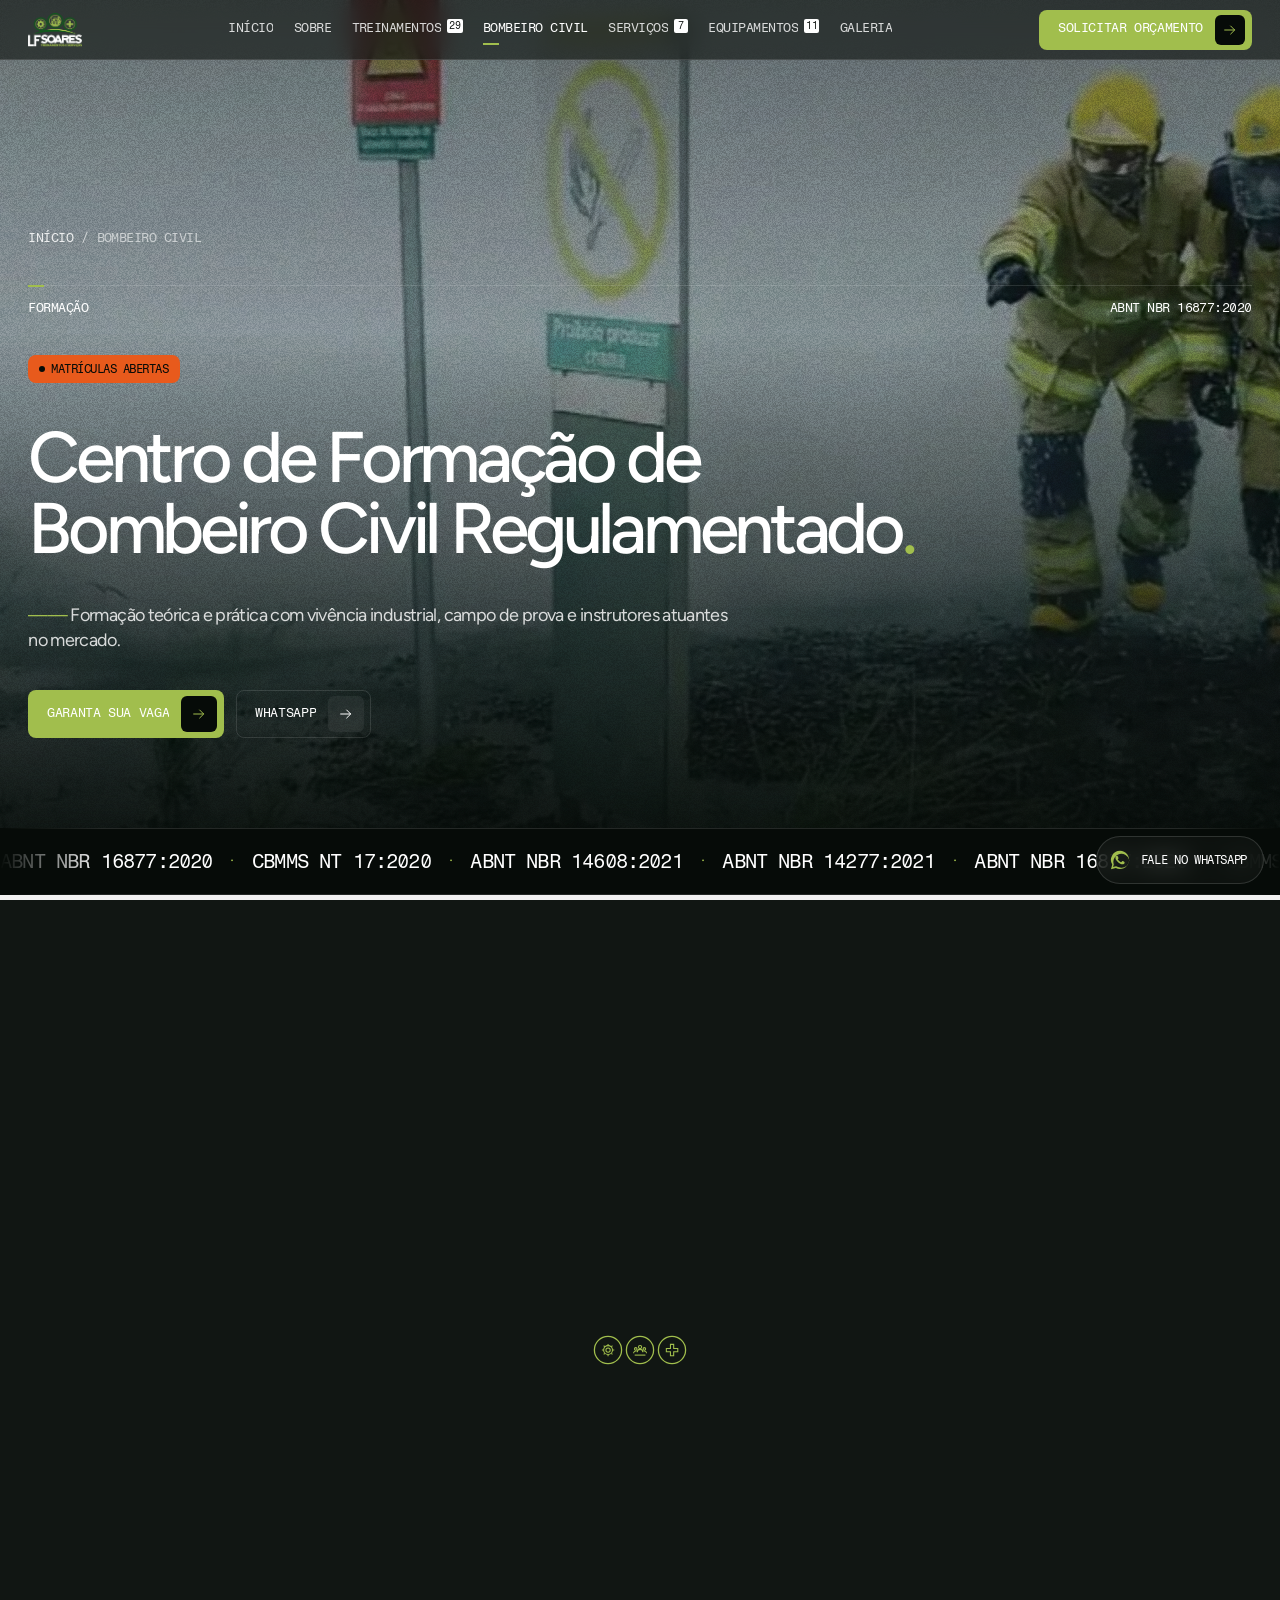
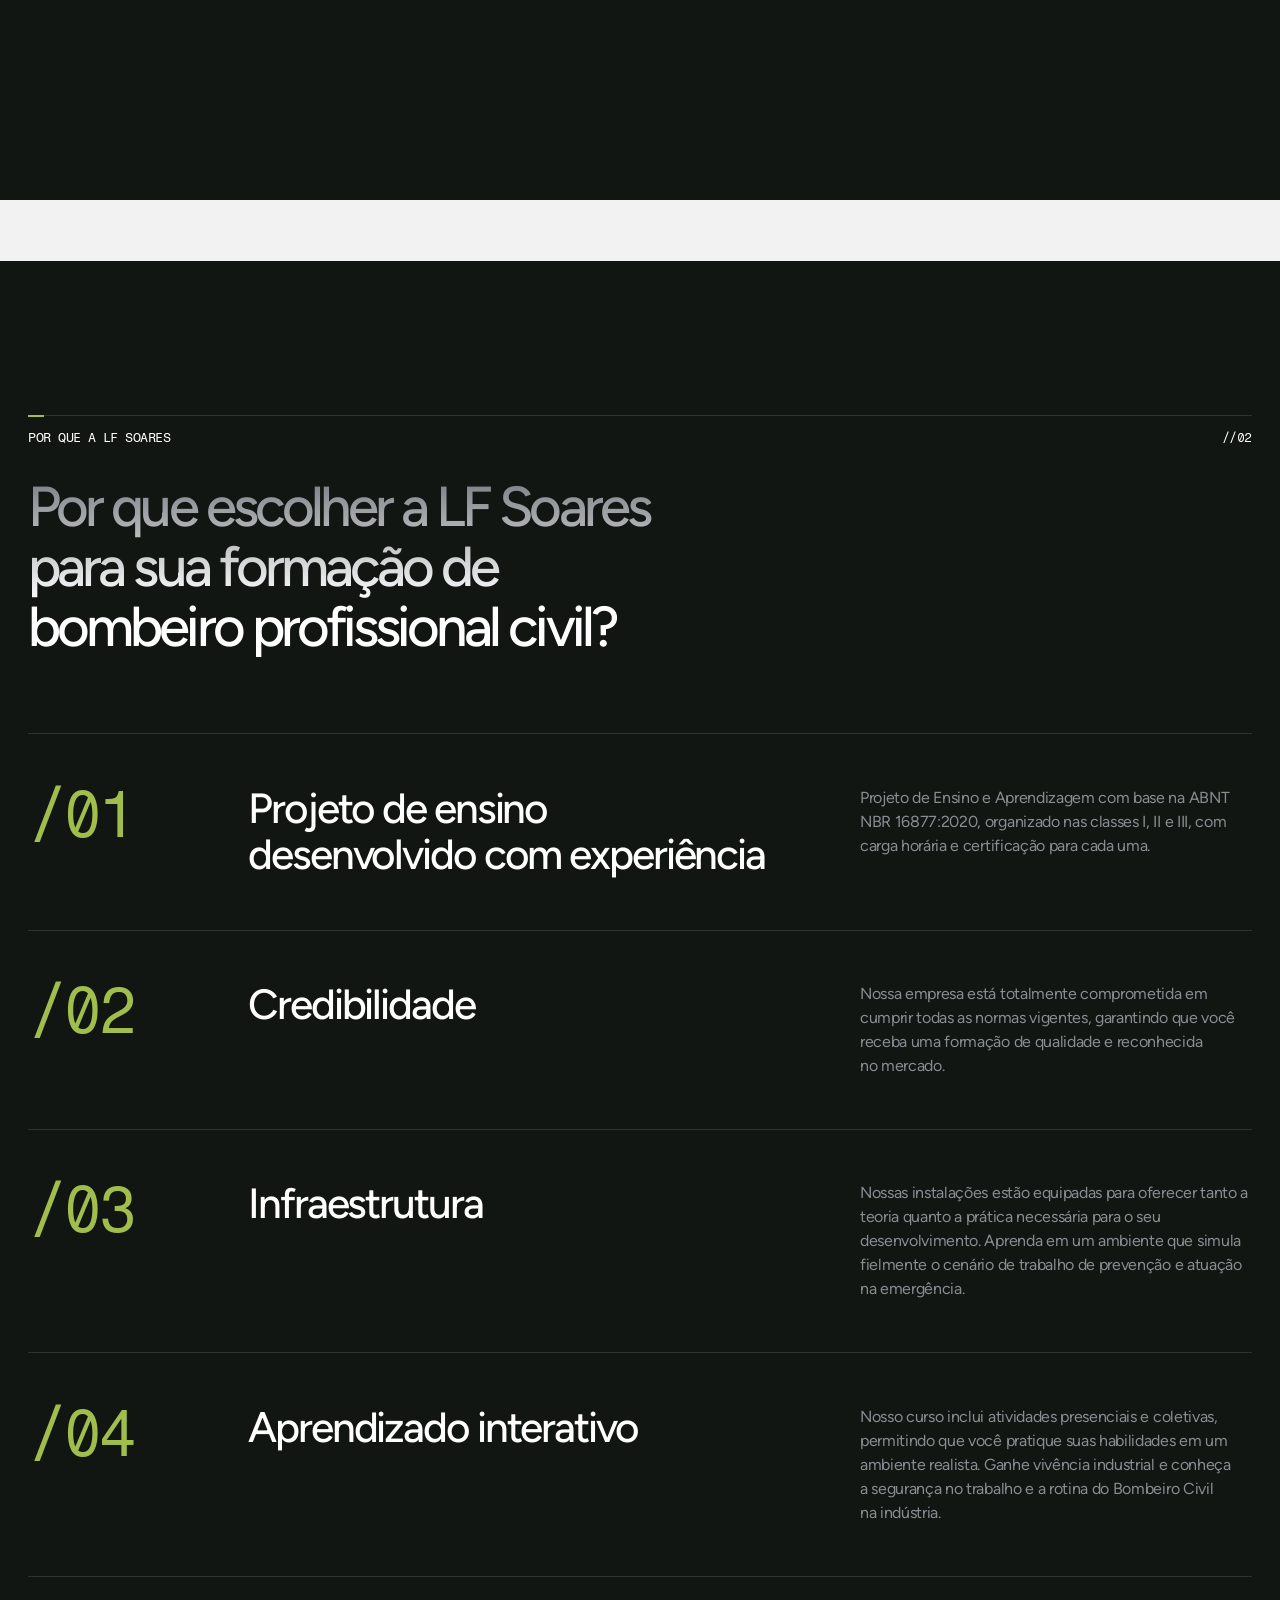
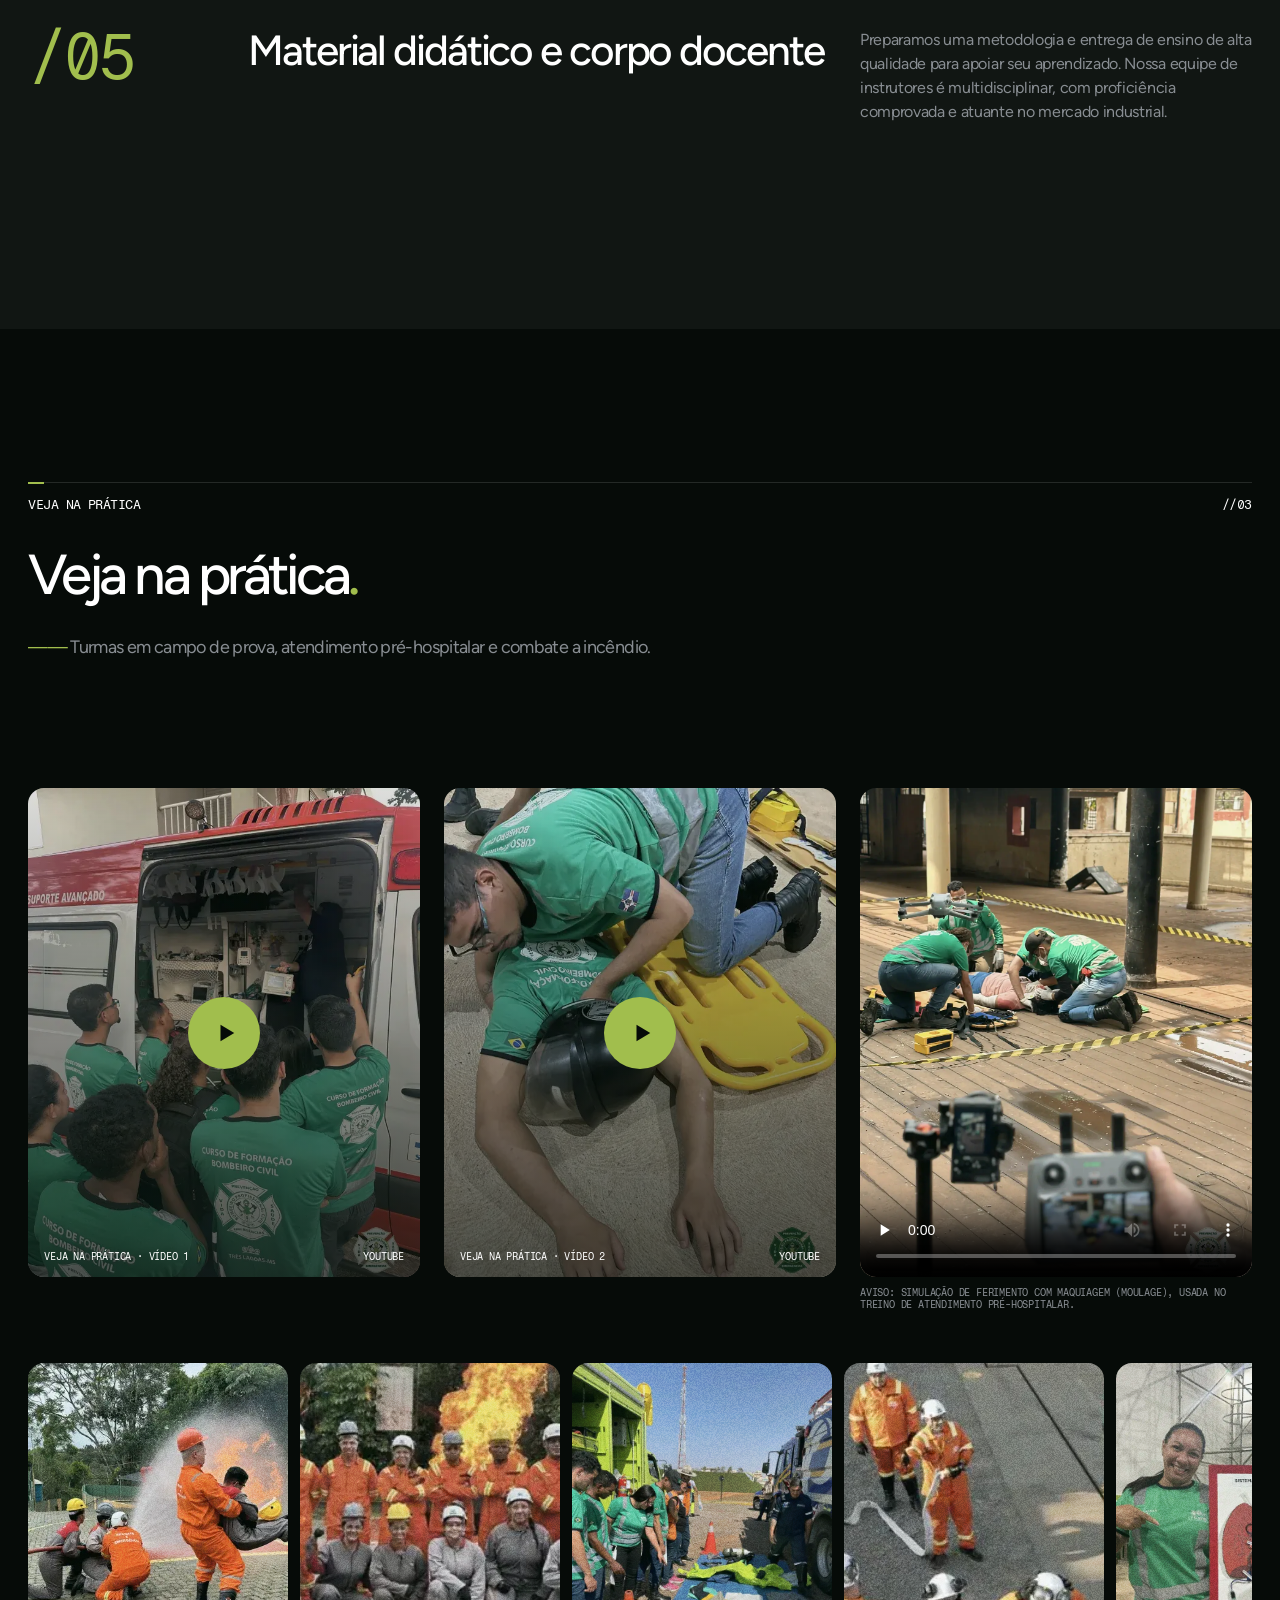
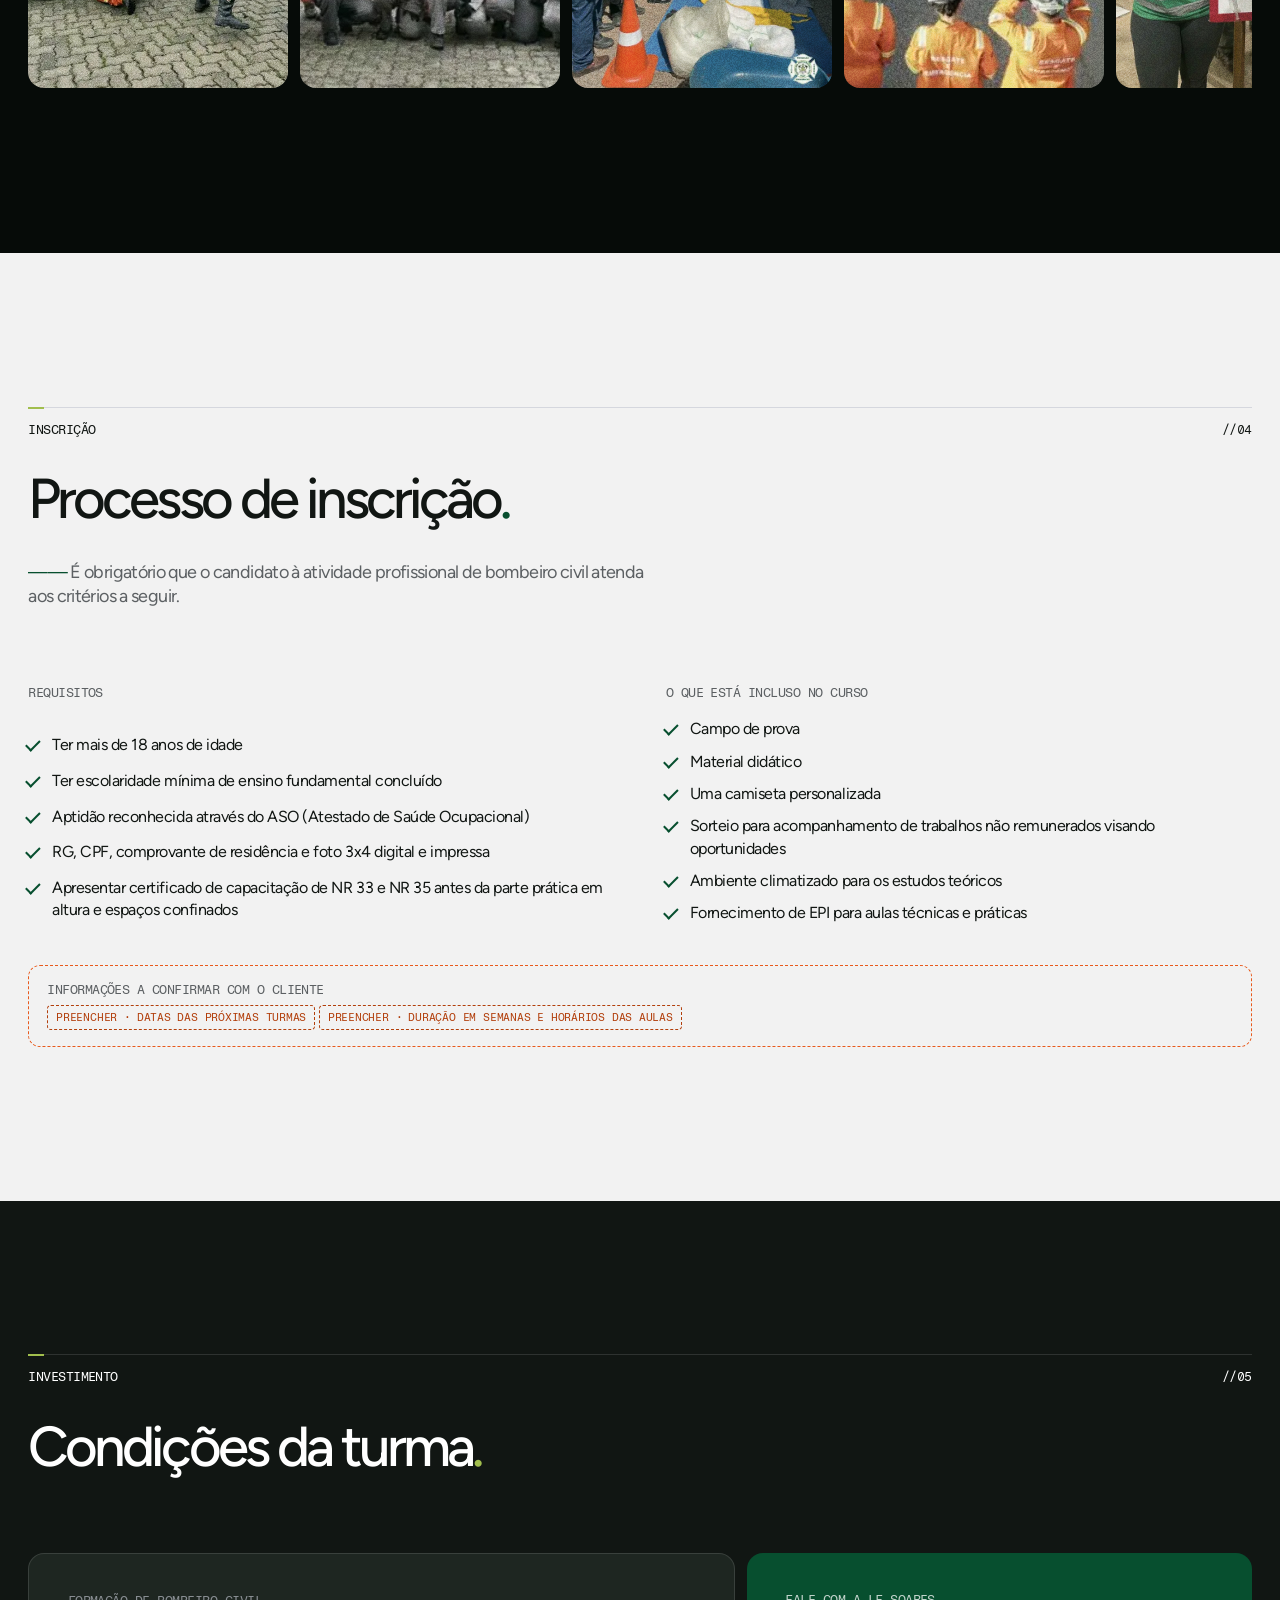
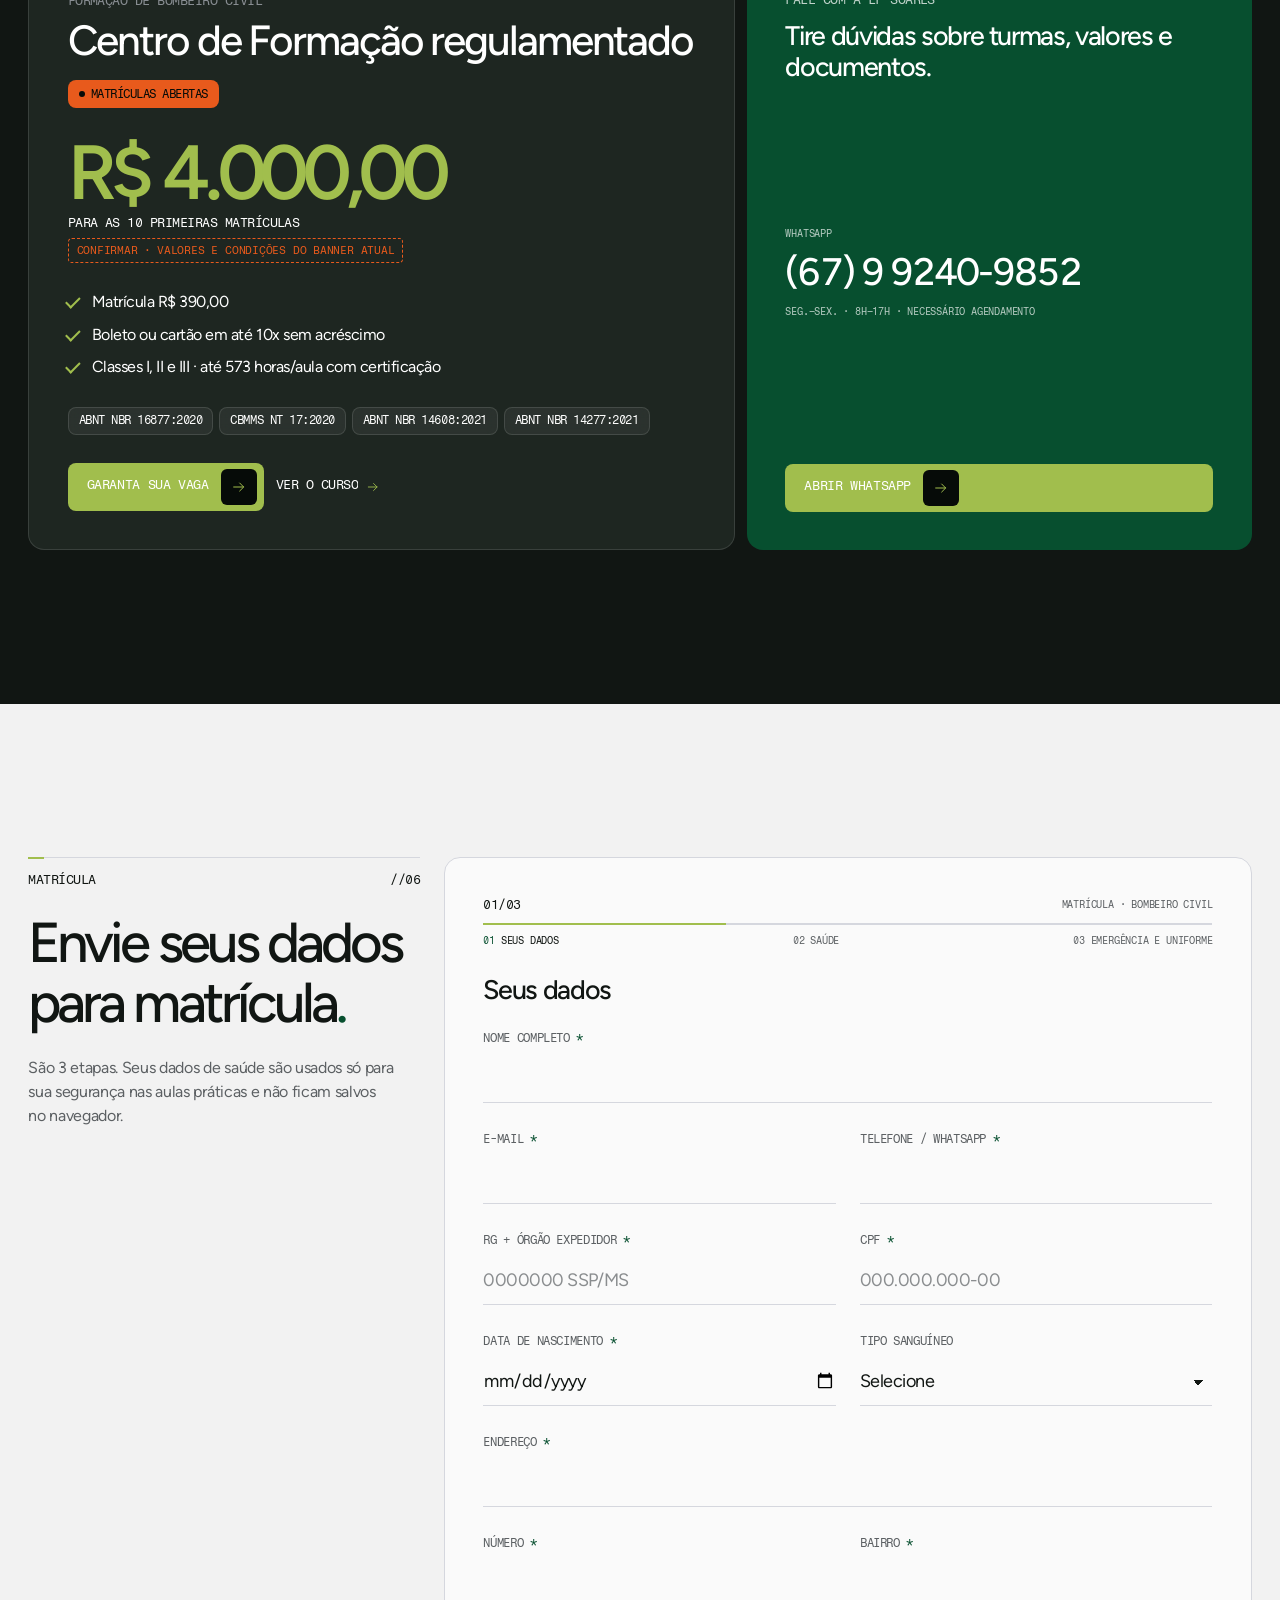
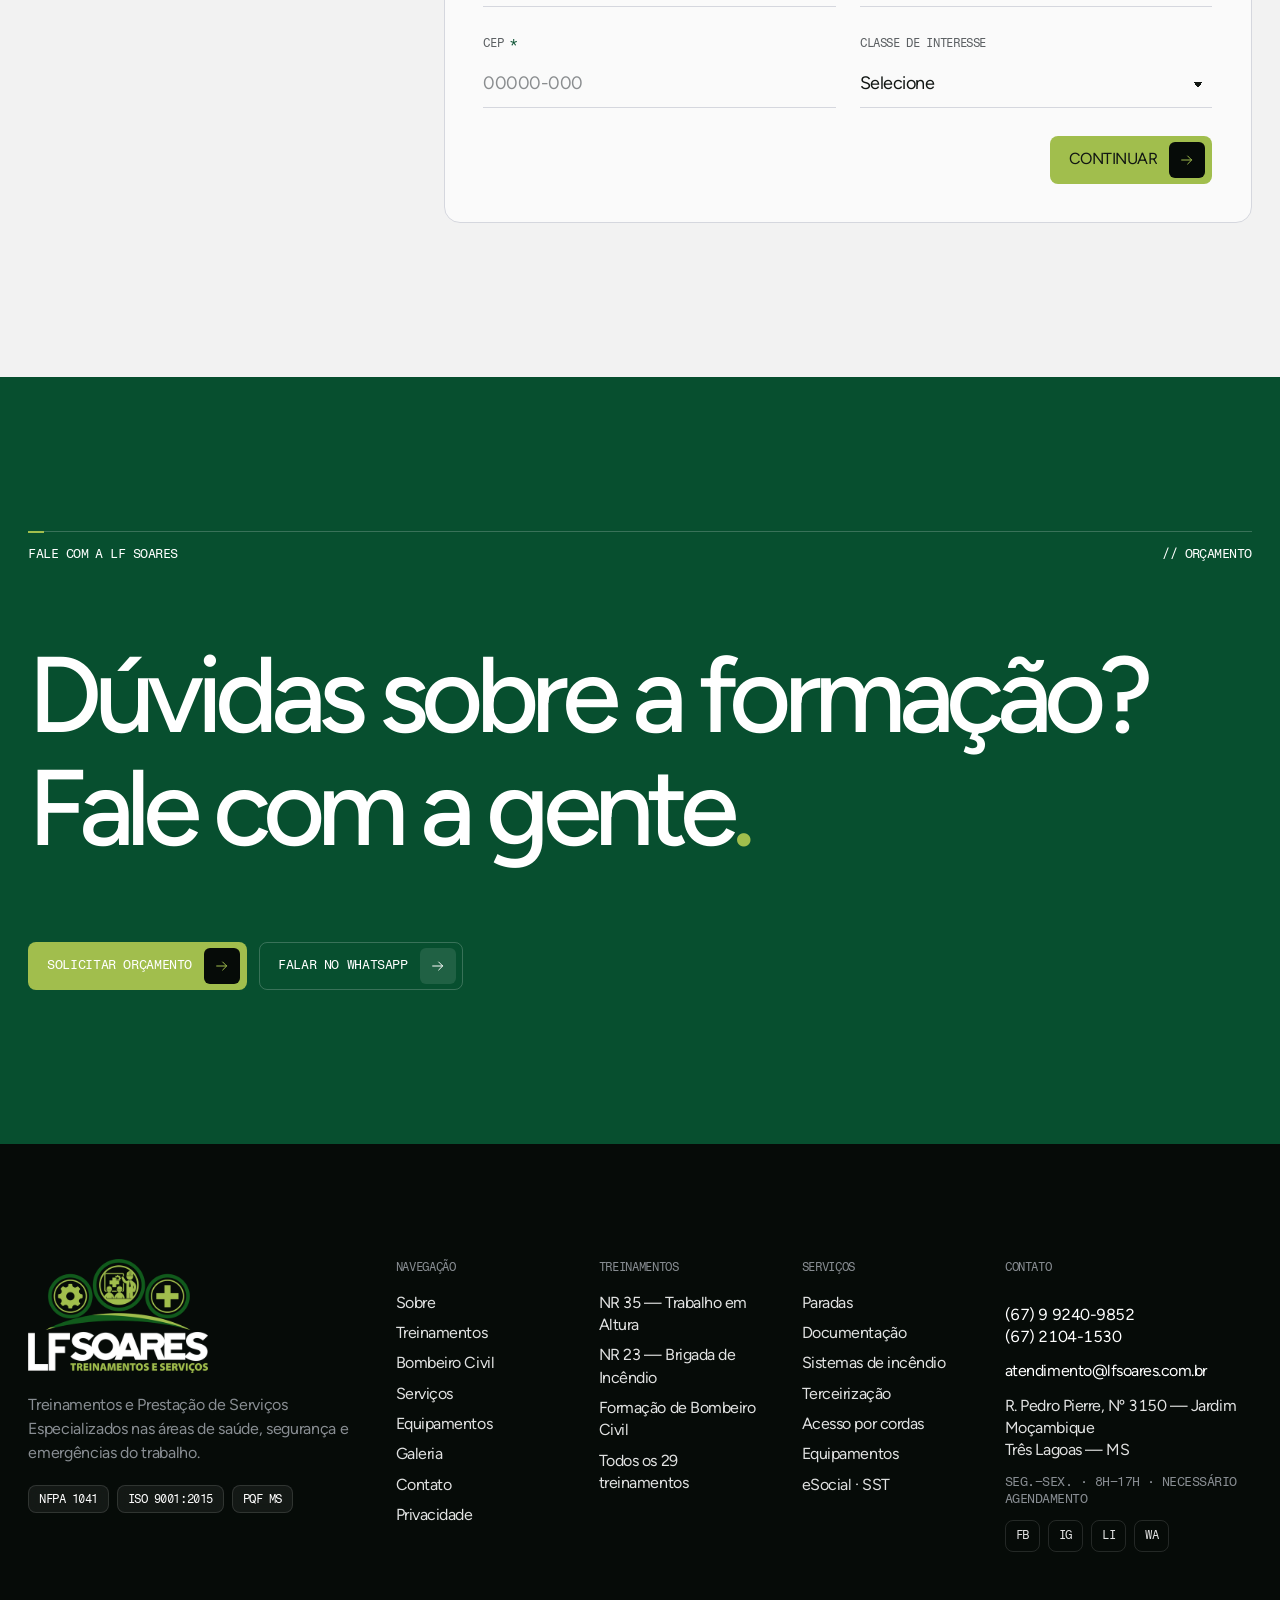
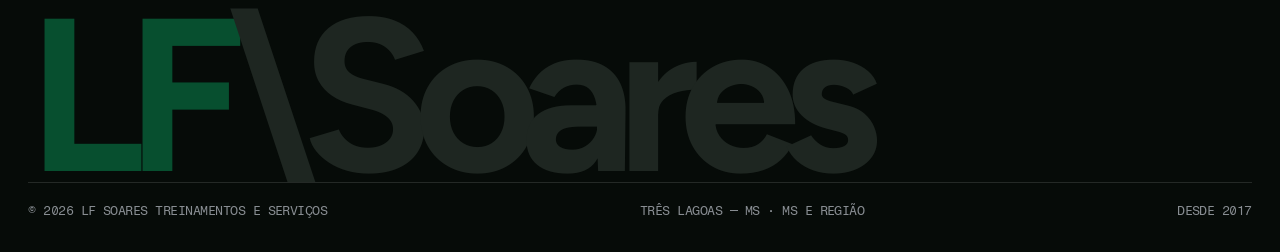
<file: bombeiro-civil/index.html>
<!doctype html>
<html lang="pt-BR">
<head>
<meta charset="utf-8">
<title>Formação de Bombeiro Civil em Três Lagoas — MS · Matrículas abertas</title>
<meta name="description" content="Centro de Formação de Bombeiro Civil Regulamentado: ABNT NBR 16877:2020, NT 17 CBM/MS. Classes I, II e III, até 573 horas/aula. Matrículas abertas.">
<meta name="viewport" content="width=device-width, initial-scale=1, viewport-fit=cover">
<meta name="theme-color" content="#111613">
<link rel="canonical" href="https://www.lfsoares.com.br/bombeiro-civil">
<meta property="og:type" content="website"><meta property="og:locale" content="pt_BR"><meta property="og:site_name" content="LF Soares Treinamentos e Serviços">
<meta property="og:title" content="Formação de Bombeiro Civil em Três Lagoas — MS · Matrículas abertas"><meta property="og:description" content="Centro de Formação de Bombeiro Civil Regulamentado: ABNT NBR 16877:2020, NT 17 CBM/MS. Classes I, II e III, até 573 horas/aula. Matrículas abertas."><meta property="og:url" content="https://agenciaothon.github.io/lf-soares/bombeiro-civil/"><meta property="og:image" content="https://agenciaothon.github.io/lf-soares/assets/og.jpg">
<meta name="twitter:card" content="summary_large_image">
<link rel="icon" href="../assets/favicon.svg" type="image/svg+xml">
<link rel="preload" href="../assets/fonts/figtree-latin-500-normal.woff2" as="font" type="font/woff2" crossorigin><link rel="stylesheet" href="../assets/fonts.css">
<link rel="stylesheet" href="../assets/site.css">
<script type="application/ld+json">{"@context":"https://schema.org","@type":["LocalBusiness","EducationalOrganization"],"name":"LF Soares Treinamentos e Serviços","url":"https://www.lfsoares.com.br","foundingDate":"2017","telephone":"+55-67-99240-9852","email":"atendimento@lfsoares.com.br","areaServed":["Mato Grosso do Sul","São Paulo"],"address":{"@type":"PostalAddress","streetAddress":"R. Pedro Pierre, Nº 3150","addressLocality":"Três Lagoas","addressRegion":"MS","addressCountry":"BR"},"sameAs":["https://facebook.com/lfsoarestreinamentoseservicos","https://instagram.com/lfsoarestreinamentoseservicos/","https://www.linkedin.com/company/lf-soares-treinamentos-e-servi%C3%A7os/"],"description":"Treinamentos e Prestação de Serviços Especializados nas áreas de saúde, segurança e emergências do trabalho."}</script>
<script type="application/ld+json">{"@context":"https://schema.org","@type":"Course","name":"Formação de Bombeiro Civil — ABNT NBR 16877:2020","description":"Projeto de Ensino e Aprendizagem com base na ABNT NBR 16877:2020, classes I, II e III.","provider":{"@type":"Organization","name":"LF Soares Treinamentos e Serviços","sameAs":"https://www.lfsoares.com.br"},"timeRequired":"PT573H"}</script>
</head>
<body>
<div class="site" data-mode="local" lang="pt-BR">
<a class="skip" href="#conteudo">Pular para o conteúdo</a>

<header class="nav" role="banner">
  <div class="nav__bar wrap">
    <a class="nav__logo" href="../index.html" aria-label="LF Soares — início"><img class="" src="../img/logo/lf-soares-escuro.png" width="472" height="300" alt="LF Soares Treinamentos e Serviços"></a>
    <nav class="nav__links" aria-label="Principal">
      <a href="../index.html"><span data-roll>Início</span></a><a href="../sobre/index.html"><span data-roll>Sobre</span></a><a href="../treinamentos/index.html"><span data-roll>Treinamentos</span><span class="badge" aria-label="29 itens">29</span></a><a href="index.html" aria-current="page"><span data-roll>Bombeiro Civil</span></a><a href="../servicos/index.html"><span data-roll>Serviços</span><span class="badge" aria-label="7 itens">7</span></a><a href="../equipamentos/index.html"><span data-roll>Equipamentos</span><span class="badge" aria-label="11 itens">11</span></a><a href="../galeria/index.html"><span data-roll>Galeria</span></a>
    </nav>
    <div class="nav__cta">
      <a class="btn btn--primary" href="../contato/index.html" ><span data-roll="chars" data-btnlabel>Solicitar orçamento</span><span class="btn__arrow" aria-hidden="true"><svg viewBox="0 0 24 24" fill="none" stroke="currentColor" stroke-width="1.5" stroke-linecap="round" stroke-linejoin="round" aria-hidden="true" focusable="false"><path d="M4 12h15M13 6l6 6-6 6"/></svg><svg viewBox="0 0 24 24" fill="none" stroke="currentColor" stroke-width="1.5" stroke-linecap="round" stroke-linejoin="round" aria-hidden="true" focusable="false"><path d="M4 12h15M13 6l6 6-6 6"/></svg></span></a>
      <button class="nav__burger" type="button" aria-expanded="false" aria-controls="menu" aria-label="Abrir menu"><span></span></button>
    </div>
  </div>
</header>
<div class="menu" id="menu" hidden role="dialog" aria-modal="true" aria-label="Menu">
  <div class="menu__top wrap"><img class="" src="../img/logo/lf-soares-escuro.png" width="472" height="300" alt="LF Soares Treinamentos e Serviços"><button class="menu__close" type="button" aria-label="Fechar menu"><svg viewBox="0 0 24 24" fill="none" stroke="currentColor" stroke-width="1.5" stroke-linecap="round" stroke-linejoin="round" aria-hidden="true" focusable="false"><path d="M6 6l12 12M18 6L6 18"/></svg></button></div>
  <nav class="menu__list wrap" aria-label="Menu">
    <a href="../index.html"><span class="t-label-xs">/01</span><span data-roll>Início</span></a><a href="../sobre/index.html"><span class="t-label-xs">/02</span><span data-roll>Sobre</span></a><a href="../treinamentos/index.html"><span class="t-label-xs">/03</span><span data-roll>Treinamentos</span><span class="badge">29</span></a><a href="index.html" aria-current="page"><span class="t-label-xs">/04</span><span data-roll>Bombeiro Civil</span></a><a href="../servicos/index.html"><span class="t-label-xs">/05</span><span data-roll>Serviços</span><span class="badge">7</span></a><a href="../equipamentos/index.html"><span class="t-label-xs">/06</span><span data-roll>Equipamentos</span><span class="badge">11</span></a><a href="../galeria/index.html"><span class="t-label-xs">/07</span><span data-roll>Galeria</span></a><a href="../contato/index.html"><span class="t-label-xs">/08</span><span data-roll>Contato</span></a>
  </nav>
  <div class="menu__foot wrap t-label-s">
    <span>(67) 9 9240-9852 · WhatsApp</span>
    <span>atendimento@lfsoares.com.br</span>
    <span>Três Lagoas — MS</span>
  </div>
</div>
<main id="conteudo">

<section class="phero phero--media" data-tone="dark">
  <div class="bgmedia" style="--shade:linear-gradient(180deg, rgba(6,11,8,.55), rgba(6,11,8,.3) 40%, rgba(6,11,8,.92))" aria-hidden="true"><div data-parallax="0.12" style="position:absolute;inset:-8% 0"><img class="" src="../img/derivadas/bc-nevoa-1280.webp" srcset="../img/derivadas/bc-nevoa-640.webp 640w, ../img/derivadas/bc-nevoa-1280.webp 1280w" sizes="100vw" width="1280" height="655" alt="" fetchpriority="high" decoding="async"></div></div>
  <div class="wrap phero__grid">
    <nav class="crumbs t-label-s" aria-label="Você está em"><a href="../index.html">Início</a><span aria-hidden="true">/</span><span aria-current="page">Bombeiro Civil</span></nav>
    <div class="eyebrow"><span class="t-label-s">Formação</span><span class="t-label-s">ABNT NBR 16877:2020</span></div>
    <div><span class="chip chip--fire">Matrículas abertas</span></div>
    
    <h1 class="t-h1" data-hero="slideFromLeftShort" style="max-width:20ch">Centro de Formação de Bombeiro Civil Regulamentado<span class="dot">.</span></h1>
    <p class="t-lead lede measure" data-hero="fadeUp" style="color:rgba(255,255,255,.82)">Formação teórica e prática com vivência industrial, campo de prova e instrutores atuantes no mercado.</p>
    
    <div class="row" data-hero="fadeUp"><a class="btn btn--primary" href="index.html#matricula" ><span data-roll="chars" data-btnlabel>Garanta sua vaga</span><span class="btn__arrow" aria-hidden="true"><svg viewBox="0 0 24 24" fill="none" stroke="currentColor" stroke-width="1.5" stroke-linecap="round" stroke-linejoin="round" aria-hidden="true" focusable="false"><path d="M4 12h15M13 6l6 6-6 6"/></svg><svg viewBox="0 0 24 24" fill="none" stroke="currentColor" stroke-width="1.5" stroke-linecap="round" stroke-linejoin="round" aria-hidden="true" focusable="false"><path d="M4 12h15M13 6l6 6-6 6"/></svg></span></a><a class="btn btn--secondary" href="https://wa.me/5567992409852?text=Ol%C3%A1%2C%20quero%20informa%C3%A7%C3%B5es%20sobre%20a%20Forma%C3%A7%C3%A3o%20de%20Bombeiro%20Civil." target="_blank" rel="noopener" ><span data-roll="chars" data-btnlabel>WhatsApp</span><span class="btn__arrow" aria-hidden="true"><svg viewBox="0 0 24 24" fill="none" stroke="currentColor" stroke-width="1.5" stroke-linecap="round" stroke-linejoin="round" aria-hidden="true" focusable="false"><path d="M4 12h15M13 6l6 6-6 6"/></svg><svg viewBox="0 0 24 24" fill="none" stroke="currentColor" stroke-width="1.5" stroke-linecap="round" stroke-linejoin="round" aria-hidden="true" focusable="false"><path d="M4 12h15M13 6l6 6-6 6"/></svg></span></a></div>
  </div>
</section>
<div data-tone="deep"><div class="marquee norms-strip" style="--dur:30s;--mq-gap:18px"><div class="marquee__track"><div class="marquee__group" role="list" aria-label="Normas"><span class="norm">ABNT NBR 16877:2020</span><span class="sep" aria-hidden="true">·</span><span class="norm">CBMMS NT 17:2020</span><span class="sep" aria-hidden="true">·</span><span class="norm">ABNT NBR 14608:2021</span><span class="sep" aria-hidden="true">·</span><span class="norm">ABNT NBR 14277:2021</span><span class="sep" aria-hidden="true">·</span><span class="norm">ABNT NBR 16877:2020</span><span class="sep" aria-hidden="true">·</span><span class="norm">CBMMS NT 17:2020</span><span class="sep" aria-hidden="true">·</span><span class="norm">ABNT NBR 14608:2021</span><span class="sep" aria-hidden="true">·</span><span class="norm">ABNT NBR 14277:2021</span><span class="sep" aria-hidden="true">·</span></div><div class="marquee__group" aria-hidden="true"><span class="norm">ABNT NBR 16877:2020</span><span class="sep" aria-hidden="true">·</span><span class="norm">CBMMS NT 17:2020</span><span class="sep" aria-hidden="true">·</span><span class="norm">ABNT NBR 14608:2021</span><span class="sep" aria-hidden="true">·</span><span class="norm">ABNT NBR 14277:2021</span><span class="sep" aria-hidden="true">·</span><span class="norm">ABNT NBR 16877:2020</span><span class="sep" aria-hidden="true">·</span><span class="norm">CBMMS NT 17:2020</span><span class="sep" aria-hidden="true">·</span><span class="norm">ABNT NBR 14608:2021</span><span class="sep" aria-hidden="true">·</span><span class="norm">ABNT NBR 14277:2021</span><span class="sep" aria-hidden="true">·</span></div></div></div></div>
<section class="sec" data-tone="light" aria-labelledby="pe-t">
  <div class="wrap">
    
<header class="sec-head ">
  <div class="eyebrow"><span class="t-label-s">Projeto de ensino</span><span class="t-label-s">//01</span></div>
  <h2 class="t-h2" data-reveal="slideFromLeftShort">Projeto de Ensino e Aprendizagem com base na NBR 16877:2020<span class="dot">.</span></h2>
  
</header>
    <h2 class="vh" id="pe-t">Projeto de ensino</h2>
    <div class="g12">
      <div class="c-1-6">
        <div class="stats" style="grid-template-columns:repeat(2,minmax(0,1fr))"><div class="stat" style=""><span class="stat__n" data-count="306">306</span><span class="stat__l t-label-s"><span>Classe I</span><span>h/aula + certificação</span></span></div><div class="stat" style=""><span class="stat__n" data-count="249">249</span><span class="stat__l t-label-s"><span>Classe II</span><span>h/aula + certificação</span></span></div><div class="stat" style=""><span class="stat__n" data-count="18">18</span><span class="stat__l t-label-s"><span>Classe III</span><span>h/aula + certificação</span></span></div><div class="stat" style=""><span class="stat__n" data-count="573">573</span><span class="stat__l t-label-s"><span>Classes I, II e III</span><span>h/aula + certificação</span></span></div></div>
      </div>
      <div class="c-7-6 stack" style="--stack:16px"><span class="t-label-s" style="color:var(--fg2)">Competências trabalhadas</span><ul class="ticks"><li>Análise das situações que possam oferecer riscos para a vida</li><li>Procedimentos de abandono de áreas</li><li>Atendimento de primeiros socorros e/ou atendimento pré-hospitalar de emergências médicas, quando capacitado de acordo com a ABNT NBR 16877</li><li>Inspeção de segurança e prevenção contra incêndio e acidentes</li><li>Atendimento e controle de incêndios</li><li>Seleção, inspeção e operação dos equipamentos e recursos materiais empregados nos atendimentos às emergências</li><li>Procedimentos operacionais empregados como padrão para os atendimentos às emergências</li></ul></div>
    </div>
  </div>
</section>
<section class="sec" data-tone="dark" aria-labelledby="mot-t">
  <div class="wrap">
    
<header class="sec-head ">
  <div class="eyebrow"><span class="t-label-s">Por que a LF Soares</span><span class="t-label-s">//02</span></div>
  <h2 class="t-h2 grad-h" data-reveal="slideFromLeftShort">Por que escolher a LF Soares para sua formação de bombeiro profissional civil?</h2>
  
</header>
    <h2 class="vh" id="mot-t">Motivos</h2>
    <ol class="reasons"><li class="reason" data-reveal="fadeUp"><span class="n">/01</span><h3 class="t-h3">Projeto de ensino desenvolvido com experiência</h3><p class="t-body">Projeto de Ensino e Aprendizagem com base na ABNT NBR 16877:2020, organizado nas classes I, II e III, com carga horária e certificação para cada uma.</p></li><li class="reason" data-reveal="fadeUp"><span class="n">/02</span><h3 class="t-h3">Credibilidade</h3><p class="t-body">Nossa empresa está totalmente comprometida em cumprir todas as normas vigentes, garantindo que você receba uma formação de qualidade e reconhecida no mercado.</p></li><li class="reason" data-reveal="fadeUp"><span class="n">/03</span><h3 class="t-h3">Infraestrutura</h3><p class="t-body">Nossas instalações estão equipadas para oferecer tanto a teoria quanto a prática necessária para o seu desenvolvimento. Aprenda em um ambiente que simula fielmente o cenário de trabalho de prevenção e atuação na emergência.</p></li><li class="reason" data-reveal="fadeUp"><span class="n">/04</span><h3 class="t-h3">Aprendizado interativo</h3><p class="t-body">Nosso curso inclui atividades presenciais e coletivas, permitindo que você pratique suas habilidades em um ambiente realista. Ganhe vivência industrial e conheça a segurança no trabalho e a rotina do Bombeiro Civil na indústria.</p></li><li class="reason" data-reveal="fadeUp"><span class="n">/05</span><h3 class="t-h3">Material didático e corpo docente</h3><p class="t-body">Preparamos uma metodologia e entrega de ensino de alta qualidade para apoiar seu aprendizado. Nossa equipe de instrutores é multidisciplinar, com proficiência comprovada e atuante no mercado industrial.</p></li></ol>
  </div>
</section>
<section class="sec" data-tone="deep" aria-labelledby="vp-t">
  <div class="wrap stack" style="--stack:clamp(32px,4vw,56px)">
    
<header class="sec-head ">
  <div class="eyebrow"><span class="t-label-s">Veja na prática</span><span class="t-label-s">//03</span></div>
  <h2 class="t-h2" data-reveal="slideFromLeftShort">Veja na prática<span class="dot">.</span></h2>
  <p class="t-lead lede" data-reveal="fadeUp">Turmas em campo de prova, atendimento pré-hospitalar e combate a incêndio.</p>
</header>
    <h2 class="vh" id="vp-t">Vídeos e fotos</h2>
    <div class="g12">
      <div class="c-1-4" style="grid-column:1 / span 4"><a class="vfacade" href="https://www.youtube.com/watch?v=uIevRH7vp2Q" target="_blank" rel="noopener" data-yt="uIevRH7vp2Q" aria-label="Assistir no YouTube: Veja na prática · vídeo 1" style="aspect-ratio:4/5"><img class="" src="../img/artes/7-c6fd046c-1280.webp" srcset="../img/artes/7-c6fd046c-640.webp 640w, ../img/artes/7-c6fd046c-1280.webp 1280w" sizes="(max-width: 809px) 100vw, 33vw" width="1280" height="1707" alt="" loading="lazy" decoding="async"><span class="vfacade__play"><svg viewBox="0 0 16 16" fill="currentColor" aria-hidden="true"><path d="M4 2l10 6-10 6z"/></svg></span><span class="vfacade__cap t-label-xs"><span>Veja na prática · vídeo 1</span><span>YouTube</span></span></a></div><div class="c-1-4" style="grid-column:5 / span 4"><a class="vfacade" href="https://www.youtube.com/watch?v=IXEuKLU4I7M" target="_blank" rel="noopener" data-yt="IXEuKLU4I7M" aria-label="Assistir no YouTube: Veja na prática · vídeo 2" style="aspect-ratio:4/5"><img class="" src="../img/artes/2-1280.webp" srcset="../img/artes/2-640.webp 640w, ../img/artes/2-1280.webp 1280w" sizes="(max-width: 809px) 100vw, 33vw" width="1280" height="1707" alt="" loading="lazy" decoding="async"><span class="vfacade__play"><svg viewBox="0 0 16 16" fill="currentColor" aria-hidden="true"><path d="M4 2l10 6-10 6z"/></svg></span><span class="vfacade__cap t-label-xs"><span>Veja na prática · vídeo 2</span><span>YouTube</span></span></a></div>
      <div style="grid-column:9 / span 4">
        <figure class="media" style="aspect-ratio:4/5"><video controls preload="none" playsinline poster="../img/artes/6-2f1432e9-1280.webp" aria-label="Simulação de atendimento a vítima com maquiagem de trauma no curso de Bombeiro Civil"><source src="../video/bombeiro.mp4" type="video/mp4"></video></figure><p class="t-label-xs" style="color:var(--text-faint);margin-top:10px">Aviso: simulação de ferimento com maquiagem (moulage), usada no treino de atendimento pré-hospitalar.</p>
      </div>
    </div>
    <div class="drag" data-drag role="list" aria-label="Fotos de campo"><div role="listitem"><figure class="media media--treated  "><img class="" src="../img/artes/1-1280.webp" srcset="../img/artes/1-640.webp 640w, ../img/artes/1-1280.webp 1280w" sizes="(max-width: 809px) 78vw, 32vw" width="1280" height="960" alt="Resgate com jato d’água em treinamento de combate a incêndio" loading="lazy" decoding="async"></figure></div><div role="listitem"><figure class="media media--treated  "><img class="" src="../img/derivadas/bc-turma-laranja-640.webp" width="640" height="271" alt="Turma de Bombeiro Civil com equipamento de combate a incêndio" loading="lazy" decoding="async"></figure></div><div role="listitem"><figure class="media media--treated  "><img class="" src="../img/artes/3-97716078-1280.webp" srcset="../img/artes/3-97716078-640.webp 640w, ../img/artes/3-97716078-1280.webp 1280w" sizes="(max-width: 809px) 78vw, 32vw" width="1280" height="1707" alt="Alunos com materiais de atendimento e viatura" loading="lazy" decoding="async"></figure></div><div role="listitem"><figure class="media media--treated  "><img class="" src="../img/derivadas/bc-campo-640.webp" width="640" height="271" alt="Turma em exercício no pátio" loading="lazy" decoding="async"></figure></div><div role="listitem"><figure class="media media--treated  "><img class="" src="../img/artes/5-80d06acb-1280.webp" srcset="../img/artes/5-80d06acb-640.webp 640w, ../img/artes/5-80d06acb-1280.webp 1280w" sizes="(max-width: 809px) 78vw, 32vw" width="1280" height="1707" alt="Aula sobre sistema respiratório" loading="lazy" decoding="async"></figure></div><div role="listitem"><figure class="media media--treated  "><img class="" src="../img/derivadas/bc-sala-640.webp" width="640" height="271" alt="Turma em sala de aula" loading="lazy" decoding="async"></figure></div><div role="listitem"><figure class="media media--treated  "><img class="" src="../img/artes/6-2f1432e9-1280.webp" srcset="../img/artes/6-2f1432e9-640.webp 640w, ../img/artes/6-2f1432e9-1280.webp 1280w" sizes="(max-width: 809px) 78vw, 32vw" width="1280" height="1707" alt="Alunos em atendimento a vítima com equipamento de rádio" loading="lazy" decoding="async"></figure></div><div role="listitem"><figure class="media media--treated  "><img class="" src="../img/derivadas/bc-altura-640.webp" width="640" height="271" alt="Alunos em exercício de altura" loading="lazy" decoding="async"></figure></div></div>
  </div>
</section>
<section class="sec" data-tone="light" aria-labelledby="ins-t">
  <div class="wrap">
    
<header class="sec-head ">
  <div class="eyebrow"><span class="t-label-s">Inscrição</span><span class="t-label-s">//04</span></div>
  <h2 class="t-h2" data-reveal="slideFromLeftShort">Processo de inscrição<span class="dot">.</span></h2>
  <p class="t-lead lede" data-reveal="fadeUp">É obrigatório que o candidato à atividade profissional de bombeiro civil atenda aos critérios a seguir.</p>
</header>
    <h2 class="vh" id="ins-t">Inscrição</h2>
    <div class="cols-2">
      <div class="stack" style="--stack:16px"><span class="t-label-s" style="color:var(--fg2)">Requisitos</span><ul class="ticks"><li>Ter mais de 18 anos de idade</li><li>Ter escolaridade mínima de ensino fundamental concluído</li><li>Aptidão reconhecida através do ASO (Atestado de Saúde Ocupacional)</li><li>RG, CPF, comprovante de residência e foto 3x4 digital e impressa</li><li>Apresentar certificado de capacitação de NR 33 e NR 35 antes da parte prática em altura e espaços confinados</li></ul></div>
      <div class="stack" style="--stack:16px"><span class="t-label-s" style="color:var(--fg2)">O que está incluso no curso</span><ul class="ticks"><li>Campo de prova</li><li>Material didático</li><li>Uma camiseta personalizada</li><li>Sorteio para acompanhamento de trabalhos não remunerados visando oportunidades</li><li>Ambiente climatizado para os estudos teóricos</li><li>Fornecimento de EPI para aulas técnicas e práticas</li></ul></div>
    </div>
    <div class="callout" style="margin-top:40px"><span class="t-label-s">Informações a confirmar com o cliente</span><span><span class="pend">Datas das próximas turmas</span> <span class="pend">Duração em semanas e horários das aulas</span></span></div>
  </div>
</section>
<section class="sec" data-tone="dark" aria-labelledby="bof-t">
  <div class="wrap">
    
<header class="sec-head ">
  <div class="eyebrow"><span class="t-label-s">Investimento</span><span class="t-label-s">//05</span></div>
  <h2 class="t-h2" data-reveal="slideFromLeftShort">Condições da turma<span class="dot">.</span></h2>
  
</header>
    <h2 class="vh" id="bof-t">Condições</h2>
    <div class="offer-wrap">
    <article class="offer" data-tone="dark" data-reveal="fadeUp">
      <div class="offer__top"><div class="stack" style="--stack:8px"><span class="t-label-s" style="color:var(--fg2)">Formação de Bombeiro Civil</span><h3 class="t-h3">Centro de Formação regulamentado</h3></div><span class="chip chip--fire">Matrículas abertas</span></div>
      <div class="offer__price"><b>R$ 4.000,00</b><span class="t-label-s">para as 10 primeiras matrículas</span><span><span class="pend pend--confirmar">valores e condições do banner atual</span></span></div>
      <ul class="ticks"><li>Matrícula R$ 390,00</li><li>Boleto ou cartão em até 10x sem acréscimo</li><li>Classes I, II e III · até 573 horas/aula com certificação</li></ul>
      <div class="chips"><span class="chip">ABNT NBR 16877:2020</span><span class="chip">CBMMS NT 17:2020</span><span class="chip">ABNT NBR 14608:2021</span><span class="chip">ABNT NBR 14277:2021</span></div>
      <div class="row"><a class="btn btn--primary" href="index.html#matricula" ><span data-roll="chars" data-btnlabel>Garanta sua vaga</span><span class="btn__arrow" aria-hidden="true"><svg viewBox="0 0 24 24" fill="none" stroke="currentColor" stroke-width="1.5" stroke-linecap="round" stroke-linejoin="round" aria-hidden="true" focusable="false"><path d="M4 12h15M13 6l6 6-6 6"/></svg><svg viewBox="0 0 24 24" fill="none" stroke="currentColor" stroke-width="1.5" stroke-linecap="round" stroke-linejoin="round" aria-hidden="true" focusable="false"><path d="M4 12h15M13 6l6 6-6 6"/></svg></span></a><a class="textlink" href="index.html"><span data-roll>Ver o curso</span><svg viewBox="0 0 24 24" fill="none" stroke="currentColor" stroke-width="1.5" stroke-linecap="round" stroke-linejoin="round" aria-hidden="true" focusable="false"><path d="M4 12h15M13 6l6 6-6 6"/></svg></a></div>
    </article>
    <aside class="contact-card" aria-label="Contato rápido">
      <div class="stack" style="--stack:12px"><span class="t-label-s" style="color:rgba(255,255,255,.75)">Fale com a LF Soares</span><p class="t-h4">Tire dúvidas sobre turmas, valores e documentos.</p></div>
      <div class="stack" style="--stack:6px"><span class="t-label-xs" style="color:rgba(255,255,255,.7)">WhatsApp</span><span class="big-tel">(67) 9 9240-9852</span><span class="t-label-xs" style="color:rgba(255,255,255,.7)">Seg.–Sex. · 8h–17h · necessário agendamento</span></div>
      <a class="btn btn--primary" href="https://wa.me/5567992409852?text=Ol%C3%A1%2C%20quero%20informa%C3%A7%C3%B5es%20sobre%20a%20Forma%C3%A7%C3%A3o%20de%20Bombeiro%20Civil." target="_blank" rel="noopener" ><span data-roll="chars" data-btnlabel>Abrir WhatsApp</span><span class="btn__arrow" aria-hidden="true"><svg viewBox="0 0 24 24" fill="none" stroke="currentColor" stroke-width="1.5" stroke-linecap="round" stroke-linejoin="round" aria-hidden="true" focusable="false"><path d="M4 12h15M13 6l6 6-6 6"/></svg><svg viewBox="0 0 24 24" fill="none" stroke="currentColor" stroke-width="1.5" stroke-linecap="round" stroke-linejoin="round" aria-hidden="true" focusable="false"><path d="M4 12h15M13 6l6 6-6 6"/></svg></span></a>
    </aside>
  </div>
  </div>
</section>
<section class="sec" data-tone="light" aria-labelledby="mat-t" id="matricula">
  <div class="wrap g12">
    <div class="c-1-4 stack" style="align-content:start"><div class="eyebrow"><span class="t-label-s">Matrícula</span><span class="t-label-s">//06</span></div><h2 class="t-h2" id="mat-t">Envie seus dados para matrícula<span class="dot">.</span></h2><p class="t-body">São 3 etapas. Seus dados de saúde são usados só para sua segurança nas aulas práticas e não ficam salvos no navegador.</p></div>
    <div class="c-5-8">
      <form class="form form-shell" data-form="matricula" novalidate data-hide-wa>
        <div class="form__body stack" style="--stack:28px">
          <div class="wiz__progress"><div class="row between"><span class="t-label-s" data-wiz-label>01/03</span><span class="t-label-xs" style="color:var(--fg2)">Matrícula · Bombeiro Civil</span></div><div class="wiz__track"><span class="wiz__bar"></span></div>
            <ol class="wiz__steps t-label-xs"><li aria-current="step"><span class="n">01</span> Seus dados</li><li><span class="n">02</span> Saúde</li><li><span class="n">03</span> Emergência e uniforme</li></ol></div>
          <fieldset class="wiz__panel" style="border:0;padding:0;margin:0"><legend class="vh">Etapa 1 de 3: seus dados</legend>
            <h3 class="t-h4" style="margin-bottom:24px">Seus dados</h3>
            <div class="fgrid">
              <div class="field full"><label for="m-nome">Nome completo <span class="req" aria-hidden="true">*</span></label><input type="text" id="m-nome" name="nome" required aria-required="true" autocomplete="name" aria-describedby="m-nome-err"><span class="field__err" id="m-nome-err" role="alert"></span></div>
              <div class="field"><label for="m-email">E-mail <span class="req" aria-hidden="true">*</span></label><input type="email" id="m-email" name="email" required aria-required="true" autocomplete="email" aria-describedby="m-email-err"><span class="field__err" id="m-email-err" role="alert"></span></div>
              <div class="field"><label for="m-tel">Telefone / WhatsApp <span class="req" aria-hidden="true">*</span></label><input type="tel" id="m-tel" name="telefone" required aria-required="true" autocomplete="tel" aria-describedby="m-tel-err" data-mask="tel" inputmode="tel"><span class="field__err" id="m-tel-err" role="alert"></span></div>
              <div class="field"><label for="m-rg">RG + órgão expedidor <span class="req" aria-hidden="true">*</span></label><input type="text" id="m-rg" name="rg" required aria-required="true" aria-describedby="m-rg-err" placeholder="0000000 SSP/MS"><span class="field__err" id="m-rg-err" role="alert"></span></div>
              <div class="field"><label for="m-cpf">CPF <span class="req" aria-hidden="true">*</span></label><input type="text" id="m-cpf" name="cpf" required aria-required="true" aria-describedby="m-cpf-err" data-mask="cpf" inputmode="numeric" placeholder="000.000.000-00"><span class="field__err" id="m-cpf-err" role="alert"></span></div>
              <div class="field"><label for="m-nasc">Data de nascimento <span class="req" aria-hidden="true">*</span></label><input type="date" id="m-nasc" name="nascimento" required aria-required="true" autocomplete="bday" aria-describedby="m-nasc-err"><span class="field__err" id="m-nasc-err" role="alert"></span></div>
              <div class="field"><label for="m-sangue">Tipo sanguíneo</label><select id="m-sangue" name="tipo_sanguineo" aria-describedby="m-sangue-err"><option value="">Selecione</option><option>A+</option><option>A−</option><option>B+</option><option>B−</option><option>AB+</option><option>AB−</option><option>O+</option><option>O−</option><option>Não sei</option></select><span class="field__err" id="m-sangue-err" role="alert"></span></div>
              <div class="field full"><label for="m-end">Endereço <span class="req" aria-hidden="true">*</span></label><input type="text" id="m-end" name="endereco" required aria-required="true" autocomplete="address-line1" aria-describedby="m-end-err"><span class="field__err" id="m-end-err" role="alert"></span></div>
              <div class="field"><label for="m-num">Número <span class="req" aria-hidden="true">*</span></label><input type="text" id="m-num" name="numero" required aria-required="true" aria-describedby="m-num-err"><span class="field__err" id="m-num-err" role="alert"></span></div>
              <div class="field"><label for="m-bairro">Bairro <span class="req" aria-hidden="true">*</span></label><input type="text" id="m-bairro" name="bairro" required aria-required="true" aria-describedby="m-bairro-err"><span class="field__err" id="m-bairro-err" role="alert"></span></div>
              <div class="field"><label for="m-cep">CEP <span class="req" aria-hidden="true">*</span></label><input type="text" id="m-cep" name="cep" required aria-required="true" autocomplete="postal-code" aria-describedby="m-cep-err" data-mask="cep" inputmode="numeric" placeholder="00000-000"><span class="field__err" id="m-cep-err" role="alert"></span></div>
              <div class="field"><label for="m-classe">Classe de interesse</label><select id="m-classe" name="classe" aria-describedby="m-classe-err"><option value="">Selecione</option><option>Classe I — 306 h/aula</option><option>Classe II — 249 h/aula</option><option>Classe III — 18 h/aula</option><option>Classes I, II e III — 573 h/aula</option></select><span class="field__err" id="m-classe-err" role="alert"></span></div>
            </div>
            <div class="form__actions" style="margin-top:28px"><span></span><button class="btn btn--primary" type="button" data-wiz-next><span data-roll="chars" data-btnlabel>Continuar</span><span class="btn__arrow" aria-hidden="true"><svg viewBox="0 0 24 24" fill="none" stroke="currentColor" stroke-width="1.5" stroke-linecap="round" stroke-linejoin="round" aria-hidden="true" focusable="false"><path d="M4 12h15M13 6l6 6-6 6"/></svg><svg viewBox="0 0 24 24" fill="none" stroke="currentColor" stroke-width="1.5" stroke-linecap="round" stroke-linejoin="round" aria-hidden="true" focusable="false"><path d="M4 12h15M13 6l6 6-6 6"/></svg></span></button></div>
          </fieldset>
          <fieldset class="wiz__panel" hidden style="border:0;padding:0;margin:0"><legend class="vh">Etapa 2 de 3: saúde</legend>
            <h3 class="t-h4" style="margin-bottom:8px">Observações médicas</h3>
            <p class="t-body" style="margin-bottom:16px">Responda com sinceridade. Isso ajuda o instrutor a adaptar as atividades práticas.</p>
            <div><div class="yn" role="group" aria-labelledby="yn-cardiaca"><span id="yn-cardiaca">Doença cardíaca</span><div class="yn__opts"><label><input type="radio" name="saude_cardiaca" value="nao" required checked><span>Não</span></label><label><input type="radio" name="saude_cardiaca" value="sim"><span>Sim</span></label></div><div class="more" hidden><div class="field"><label for="saude-cardiaca-det">Detalhe (opcional)</label><input type="text" id="saude-cardiaca-det" name="saude_cardiaca_detalhe" aria-describedby="saude-cardiaca-det-err"><span class="field__err" id="saude-cardiaca-det-err" role="alert"></span></div></div></div><div class="yn" role="group" aria-labelledby="yn-hipertensao"><span id="yn-hipertensao">Hipertensão arterial</span><div class="yn__opts"><label><input type="radio" name="saude_hipertensao" value="nao" required checked><span>Não</span></label><label><input type="radio" name="saude_hipertensao" value="sim"><span>Sim</span></label></div><div class="more" hidden><div class="field"><label for="saude-hipertensao-det">Detalhe (opcional)</label><input type="text" id="saude-hipertensao-det" name="saude_hipertensao_detalhe" aria-describedby="saude-hipertensao-det-err"><span class="field__err" id="saude-hipertensao-det-err" role="alert"></span></div></div></div><div class="yn" role="group" aria-labelledby="yn-asma"><span id="yn-asma">Asma ou bronquite</span><div class="yn__opts"><label><input type="radio" name="saude_asma" value="nao" required checked><span>Não</span></label><label><input type="radio" name="saude_asma" value="sim"><span>Sim</span></label></div><div class="more" hidden><div class="field"><label for="saude-asma-det">Detalhe (opcional)</label><input type="text" id="saude-asma-det" name="saude_asma_detalhe" aria-describedby="saude-asma-det-err"><span class="field__err" id="saude-asma-det-err" role="alert"></span></div></div></div><div class="yn" role="group" aria-labelledby="yn-osteo"><span id="yn-osteo">Problemas osteomusculares</span><div class="yn__opts"><label><input type="radio" name="saude_osteo" value="nao" required checked><span>Não</span></label><label><input type="radio" name="saude_osteo" value="sim"><span>Sim</span></label></div><div class="more" hidden><div class="field"><label for="saude-osteo-det">Detalhe (opcional)</label><input type="text" id="saude-osteo-det" name="saude_osteo_detalhe" aria-describedby="saude-osteo-det-err"><span class="field__err" id="saude-osteo-det-err" role="alert"></span></div></div></div><div class="yn" role="group" aria-labelledby="yn-epilepsia"><span id="yn-epilepsia">Epilepsia ou convulsões</span><div class="yn__opts"><label><input type="radio" name="saude_epilepsia" value="nao" required checked><span>Não</span></label><label><input type="radio" name="saude_epilepsia" value="sim"><span>Sim</span></label></div><div class="more" hidden><div class="field"><label for="saude-epilepsia-det">Detalhe (opcional)</label><input type="text" id="saude-epilepsia-det" name="saude_epilepsia_detalhe" aria-describedby="saude-epilepsia-det-err"><span class="field__err" id="saude-epilepsia-det-err" role="alert"></span></div></div></div><div class="yn" role="group" aria-labelledby="yn-diabetes"><span id="yn-diabetes">Diabetes</span><div class="yn__opts"><label><input type="radio" name="saude_diabetes" value="nao" required checked><span>Não</span></label><label><input type="radio" name="saude_diabetes" value="sim"><span>Sim</span></label></div><div class="more" hidden><div class="field"><label for="saude-diabetes-det">Detalhe (opcional)</label><input type="text" id="saude-diabetes-det" name="saude_diabetes_detalhe" aria-describedby="saude-diabetes-det-err"><span class="field__err" id="saude-diabetes-det-err" role="alert"></span></div></div></div><div class="yn" role="group" aria-labelledby="yn-visao"><span id="yn-visao">Problemas de visão</span><div class="yn__opts"><label><input type="radio" name="saude_visao" value="nao" required checked><span>Não</span></label><label><input type="radio" name="saude_visao" value="sim"><span>Sim</span></label></div><div class="more" hidden><div class="field"><label for="saude-visao-det">Detalhe (opcional)</label><input type="text" id="saude-visao-det" name="saude_visao_detalhe" aria-describedby="saude-visao-det-err"><span class="field__err" id="saude-visao-det-err" role="alert"></span></div></div></div><div class="yn" role="group" aria-labelledby="yn-audicao"><span id="yn-audicao">Problemas de audição</span><div class="yn__opts"><label><input type="radio" name="saude_audicao" value="nao" required checked><span>Não</span></label><label><input type="radio" name="saude_audicao" value="sim"><span>Sim</span></label></div><div class="more" hidden><div class="field"><label for="saude-audicao-det">Detalhe (opcional)</label><input type="text" id="saude-audicao-det" name="saude_audicao_detalhe" aria-describedby="saude-audicao-det-err"><span class="field__err" id="saude-audicao-det-err" role="alert"></span></div></div></div><div class="yn" role="group" aria-labelledby="yn-psico"><span id="yn-psico">Distúrbios psicológicos ou psiquiátricos</span><div class="yn__opts"><label><input type="radio" name="saude_psico" value="nao" required checked><span>Não</span></label><label><input type="radio" name="saude_psico" value="sim"><span>Sim</span></label></div><div class="more" hidden><div class="field"><label for="saude-psico-det">Detalhe (opcional)</label><input type="text" id="saude-psico-det" name="saude_psico_detalhe" aria-describedby="saude-psico-det-err"><span class="field__err" id="saude-psico-det-err" role="alert"></span></div></div></div><div class="yn" role="group" aria-labelledby="yn-medicamentos"><span id="yn-medicamentos">Faz uso de medicamentos?</span><div class="yn__opts"><label><input type="radio" name="saude_medicamentos" value="nao" required checked><span>Não</span></label><label><input type="radio" name="saude_medicamentos" value="sim"><span>Sim</span></label></div><div class="more" hidden><div class="field"><label for="saude-medicamentos-det">Detalhe (opcional)</label><input type="text" id="saude-medicamentos-det" name="saude_medicamentos_detalhe" aria-describedby="saude-medicamentos-det-err"><span class="field__err" id="saude-medicamentos-det-err" role="alert"></span></div></div></div></div>
            <div class="form__actions" style="margin-top:28px"><button class="btn btn--secondary btn--noarrow" type="button" data-wiz-prev><span data-roll="chars" data-btnlabel>Voltar</span></button><button class="btn btn--primary" type="button" data-wiz-next><span data-roll="chars" data-btnlabel>Continuar</span><span class="btn__arrow" aria-hidden="true"><svg viewBox="0 0 24 24" fill="none" stroke="currentColor" stroke-width="1.5" stroke-linecap="round" stroke-linejoin="round" aria-hidden="true" focusable="false"><path d="M4 12h15M13 6l6 6-6 6"/></svg><svg viewBox="0 0 24 24" fill="none" stroke="currentColor" stroke-width="1.5" stroke-linecap="round" stroke-linejoin="round" aria-hidden="true" focusable="false"><path d="M4 12h15M13 6l6 6-6 6"/></svg></span></button></div>
          </fieldset>
          <fieldset class="wiz__panel" hidden style="border:0;padding:0;margin:0"><legend class="vh">Etapa 3 de 3: emergência e uniforme</legend>
            <h3 class="t-h4" style="margin-bottom:24px">Emergência e uniforme</h3>
            <div class="fgrid">
              <div class="field"><label for="m-em-nome">Contato de emergência <span class="req" aria-hidden="true">*</span></label><input type="text" id="m-em-nome" name="emergencia_nome" required aria-required="true" aria-describedby="m-em-nome-err"><span class="field__err" id="m-em-nome-err" role="alert"></span></div>
              <div class="field"><label for="m-em-tel">Telefone do contato <span class="req" aria-hidden="true">*</span></label><input type="tel" id="m-em-tel" name="emergencia_telefone" required aria-required="true" aria-describedby="m-em-tel-err" data-mask="tel" inputmode="tel"><span class="field__err" id="m-em-tel-err" role="alert"></span></div>
              <div class="field"><label for="m-em-par">Grau de parentesco <span class="req" aria-hidden="true">*</span></label><input type="text" id="m-em-par" name="emergencia_parentesco" required aria-required="true" aria-describedby="m-em-par-err"><span class="field__err" id="m-em-par-err" role="alert"></span></div>
              <div class="field"><label for="m-uni">Tamanho do uniforme <span class="req" aria-hidden="true">*</span></label><select id="m-uni" name="uniforme" required aria-required="true" aria-describedby="m-uni-err"><option value="">Selecione</option><option>PP</option><option>P</option><option>M</option><option>G</option><option>GG</option><option>XG</option></select><span class="field__err" id="m-uni-err" role="alert"></span></div>
              <div class="field"><label for="m-alt">Altura (cm) <span class="req" aria-hidden="true">*</span></label><input type="number" id="m-alt" name="altura" required aria-required="true" aria-describedby="m-alt-err" placeholder="175"><span class="field__err" id="m-alt-err" role="alert"></span></div>
              <div class="field"><label for="m-peso">Peso (kg) <span class="req" aria-hidden="true">*</span></label><input type="number" id="m-peso" name="peso" required aria-required="true" aria-describedby="m-peso-err" placeholder="80"><span class="field__err" id="m-peso-err" role="alert"></span></div>
            </div>
            <dl class="review" data-review style="margin-top:28px"></dl>
            <div class="stack" style="--stack:14px;margin-top:24px">
              <label class="checkline full" for="m-lgpd"><input type="checkbox" id="m-lgpd" name="consentimento" value="sim" required aria-required="true"><span>Li a <a href="../privacidade/index.html">Política de Privacidade</a> e autorizo a LF Soares a usar estes dados para responder ao meu pedido, incluindo os dados de saúde informados, exclusivamente para a matrícula e a segurança nas aulas práticas. <span class="field__err" id="m-lgpd-err" role="alert"></span></span></label>
            </div>
            <div class="hp" aria-hidden="true"><label for="hp-qhnk5">Não preencha</label><input class="hp-in" type="text" name="website" tabindex="-1" autocomplete="off"></div>
            <div class="form__actions" style="margin-top:28px"><button class="btn btn--secondary btn--noarrow" type="button" data-wiz-prev><span data-roll="chars" data-btnlabel>Voltar</span></button><button class="btn btn--primary" type="submit" ><span data-roll="chars" data-btnlabel>Enviar matrícula</span><span class="btn__arrow" aria-hidden="true"><svg viewBox="0 0 24 24" fill="none" stroke="currentColor" stroke-width="1.5" stroke-linecap="round" stroke-linejoin="round" aria-hidden="true" focusable="false"><path d="M4 12h15M13 6l6 6-6 6"/></svg><svg viewBox="0 0 24 24" fill="none" stroke="currentColor" stroke-width="1.5" stroke-linecap="round" stroke-linejoin="round" aria-hidden="true" focusable="false"><path d="M4 12h15M13 6l6 6-6 6"/></svg></span></button></div>
          </fieldset>
        </div>
        
<div class="form__status form__status--ok" role="status"><span class="t-label-s hl">Enviado</span><p class="t-lead" style="color:var(--fg)">Obrigado pelo envio das informações. Retornaremos assim que possível para concluir sua matrícula.</p></div>
<div class="form__status form__status--err" role="alert"><span class="t-label-s">Envio indisponível neste site</span><p class="t-body" style="color:var(--fg)">Para falar com a LF Soares, use o WhatsApp <b>(67) 9 9240-9852</b>.</p><p><a class="textlink" href="https://wa.me/5567992409852?text=Ol%C3%A1%2C%20gostaria%20de%20mais%20informa%C3%A7%C3%B5es%20a%20respeito%20de%20treinamentos." target="_blank" rel="noopener"><span data-roll>Abrir WhatsApp</span><svg viewBox="0 0 24 24" fill="none" stroke="currentColor" stroke-width="1.5" stroke-linecap="round" stroke-linejoin="round" aria-hidden="true" focusable="false"><path d="M4 12h15M13 6l6 6-6 6"/></svg></a></p></div>
      </form>
    </div>
  </div>
</section>

<section class="sec" data-tone="green" data-hide-wa>
  <div class="wrap cta-final">
    <div class="eyebrow"><span class="t-label-s">Fale com a LF Soares</span><span class="t-label-s">// orçamento</span></div>
    <h2 class="t-dxl" data-reveal="slideFromLeft">Dúvidas sobre a formação? Fale com a gente<span class="dot">.</span></h2>
    
    
    <div class="row" style="--row:12px">
      <a class="btn btn--primary" href="../contato/index.html" ><span data-roll="chars" data-btnlabel>Solicitar orçamento</span><span class="btn__arrow" aria-hidden="true"><svg viewBox="0 0 24 24" fill="none" stroke="currentColor" stroke-width="1.5" stroke-linecap="round" stroke-linejoin="round" aria-hidden="true" focusable="false"><path d="M4 12h15M13 6l6 6-6 6"/></svg><svg viewBox="0 0 24 24" fill="none" stroke="currentColor" stroke-width="1.5" stroke-linecap="round" stroke-linejoin="round" aria-hidden="true" focusable="false"><path d="M4 12h15M13 6l6 6-6 6"/></svg></span></a>
      <a class="btn btn--secondary" href="https://wa.me/5567992409852?text=Ol%C3%A1%2C%20gostaria%20de%20mais%20informa%C3%A7%C3%B5es%20a%20respeito%20de%20treinamentos." target="_blank" rel="noopener" ><span data-roll="chars" data-btnlabel>Falar no WhatsApp</span><span class="btn__arrow" aria-hidden="true"><svg viewBox="0 0 24 24" fill="none" stroke="currentColor" stroke-width="1.5" stroke-linecap="round" stroke-linejoin="round" aria-hidden="true" focusable="false"><path d="M4 12h15M13 6l6 6-6 6"/></svg><svg viewBox="0 0 24 24" fill="none" stroke="currentColor" stroke-width="1.5" stroke-linecap="round" stroke-linejoin="round" aria-hidden="true" focusable="false"><path d="M4 12h15M13 6l6 6-6 6"/></svg></span></a>
    </div>
  </div>
</section></main>

<footer class="foot" data-tone="deep" data-hide-wa>
  <div class="wrap">
    <div class="foot__top">
      <div class="foot__brand">
        <img class="" src="../img/logo/lf-soares-escuro.png" width="472" height="300" alt="LF Soares Treinamentos e Serviços">
        <p class="t-body measure-s">Treinamentos e Prestação de Serviços Especializados nas áreas de saúde, segurança e emergências do trabalho.</p>
        <div class="row" style="--row:8px"><span class="chip">NFPA 1041</span><span class="chip">ISO 9001:2015</span><span class="chip">PQF MS</span></div>
      </div>
      <div><h2>Navegação</h2><ul><li><a href="../sobre/index.html">Sobre</a></li><li><a href="../treinamentos/index.html">Treinamentos</a></li><li><a href="index.html">Bombeiro Civil</a></li><li><a href="../servicos/index.html">Serviços</a></li><li><a href="../equipamentos/index.html">Equipamentos</a></li><li><a href="../galeria/index.html">Galeria</a></li><li><a href="../contato/index.html">Contato</a></li><li><a href="../privacidade/index.html">Privacidade</a></li></ul></div>
      <div><h2>Treinamentos</h2><ul>
        <li><a href="../treinamentos/nr-35-trabalho-em-altura/index.html">NR 35 — Trabalho em Altura</a></li>
        <li><a href="../treinamentos/brigada-de-incendio/index.html">NR 23 — Brigada de Incêndio</a></li>
        <li><a href="index.html">Formação de Bombeiro Civil</a></li>
        <li><a href="../treinamentos/index.html">Todos os 29 treinamentos</a></li>
      </ul></div>
      <div><h2>Serviços</h2><ul><li><a href="../servicos/index.html#paradas">Paradas</a></li><li><a href="../servicos/index.html#documentos">Documentação</a></li><li><a href="../servicos/index.html#incendio">Sistemas de incêndio</a></li><li><a href="../servicos/index.html#terceirizacao">Terceirização</a></li><li><a href="../servicos/index.html#cordas">Acesso por cordas</a></li><li><a href="../servicos/index.html#equipamentos">Equipamentos</a></li><li><a href="../servicos/index.html#esocial">eSocial · SST</a></li></ul></div>
      <div class="foot__contact">
        <h2>Contato</h2>
        <span>(67) 9 9240-9852<br>(67) 2104-1530</span>
        <span>atendimento@lfsoares.com.br</span>
        <address>R. Pedro Pierre, Nº 3150 — Jardim Moçambique<br>Três Lagoas — MS</address>
        <span class="t-label-s" style="color:var(--text-faint)">Seg.–Sex. · 8h–17h · necessário agendamento</span>
        <div class="foot__soc"><a href="https://facebook.com/lfsoarestreinamentoseservicos" target="_blank" rel="noopener" aria-label="Facebook">FB</a><a href="https://instagram.com/lfsoarestreinamentoseservicos/" target="_blank" rel="noopener" aria-label="Instagram">IG</a><a href="https://www.linkedin.com/company/lf-soares-treinamentos-e-servi%C3%A7os/" target="_blank" rel="noopener" aria-label="LinkedIn">LI</a><a href="https://wa.me/5567992409852?text=Ol%C3%A1%2C%20gostaria%20de%20mais%20informa%C3%A7%C3%B5es%20a%20respeito%20de%20treinamentos." target="_blank" rel="noopener" aria-label="WhatsApp">WA</a></div>
      </div>
    </div>
    <p class="foot__mega" aria-hidden="true"><span class="lf">LF</span>\Soares</p>
    <div class="foot__bottom t-label-s">
      <span>© <span data-year>2026</span> LF Soares Treinamentos e Serviços</span>
      <span>Três Lagoas — MS · MS e região</span>
      <span>Desde 2017</span>
    </div>
  </div>
</footer>
<a class="wa" href="https://wa.me/5567992409852?text=Ol%C3%A1%2C%20gostaria%20de%20mais%20informa%C3%A7%C3%B5es%20a%20respeito%20de%20treinamentos." target="_blank" rel="noopener" aria-label="Fale no WhatsApp com a LF Soares"><svg viewBox="0 0 24 24" fill="currentColor" aria-hidden="true"><path d="M12.04 2a9.9 9.9 0 00-8.5 15l-1.4 5.1 5.3-1.4A9.9 9.9 0 1012.04 2zm0 18.1a8.2 8.2 0 01-4.2-1.15l-.3-.18-3.1.82.83-3.04-.2-.31a8.2 8.2 0 1117 -4.34 8.2 8.2 0 01-10 8.2zm4.5-6.1c-.25-.12-1.46-.72-1.69-.8-.23-.09-.39-.13-.56.12-.16.25-.64.8-.79.97-.14.16-.29.18-.54.06a6.7 6.7 0 01-3.34-2.92c-.25-.43.25-.4.72-1.34.08-.16.04-.3-.02-.43-.06-.12-.56-1.34-.76-1.84-.2-.48-.4-.41-.56-.42h-.47a.9.9 0 00-.66.31 2.77 2.77 0 00-.87 2.06 4.8 4.8 0 001 2.56 11 11 0 004.22 3.73c1.57.68 2.19.74 2.98.62.48-.07 1.46-.6 1.67-1.18.2-.58.2-1.07.14-1.18-.06-.1-.22-.16-.47-.28z"/></svg><span class="wa__txt">Fale no WhatsApp</span></a>
<div class="curtain" aria-hidden="true"><svg class="" viewBox="0 0 120 40" fill="none" stroke="currentColor" stroke-width="1.6" aria-hidden="true"><circle cx="20" cy="20" r="17"/><circle cx="60" cy="20" r="17"/><circle cx="100" cy="20" r="17"/><g transform="translate(10 10) scale(.84)"><circle cx="12" cy="12" r="3.2"/><path d="M12 2.8v2.4M12 18.8v2.4M2.8 12h2.4M18.8 12h2.4M5.5 5.5l1.7 1.7M16.8 16.8l1.7 1.7M5.5 18.5l1.7-1.7M16.8 7.2l1.7-1.7"/><circle cx="12" cy="12" r="6.6"/></g><g transform="translate(50 10) scale(.84)"><circle cx="12" cy="7.5" r="2.4"/><path d="M7.8 15.2a4.2 4.2 0 018.4 0"/><circle cx="5.6" cy="10.3" r="1.9"/><path d="M2.4 16.6a3.3 3.3 0 014.3-3"/><circle cx="18.4" cy="10.3" r="1.9"/><path d="M21.6 16.6a3.3 3.3 0 00-4.3-3"/><path d="M4 19.5h16"/></g><g transform="translate(90 10) scale(.84)"><path d="M9.6 3.5h4.8v6.1h6.1v4.8h-6.1v6.1H9.6v-6.1H3.5V9.6h6.1z"/></g></svg></div>
<script src="../assets/vendor/lenis.min.js" defer></script><script src="../assets/site.js" defer></script>
</div>
</body>
</html>
</file>
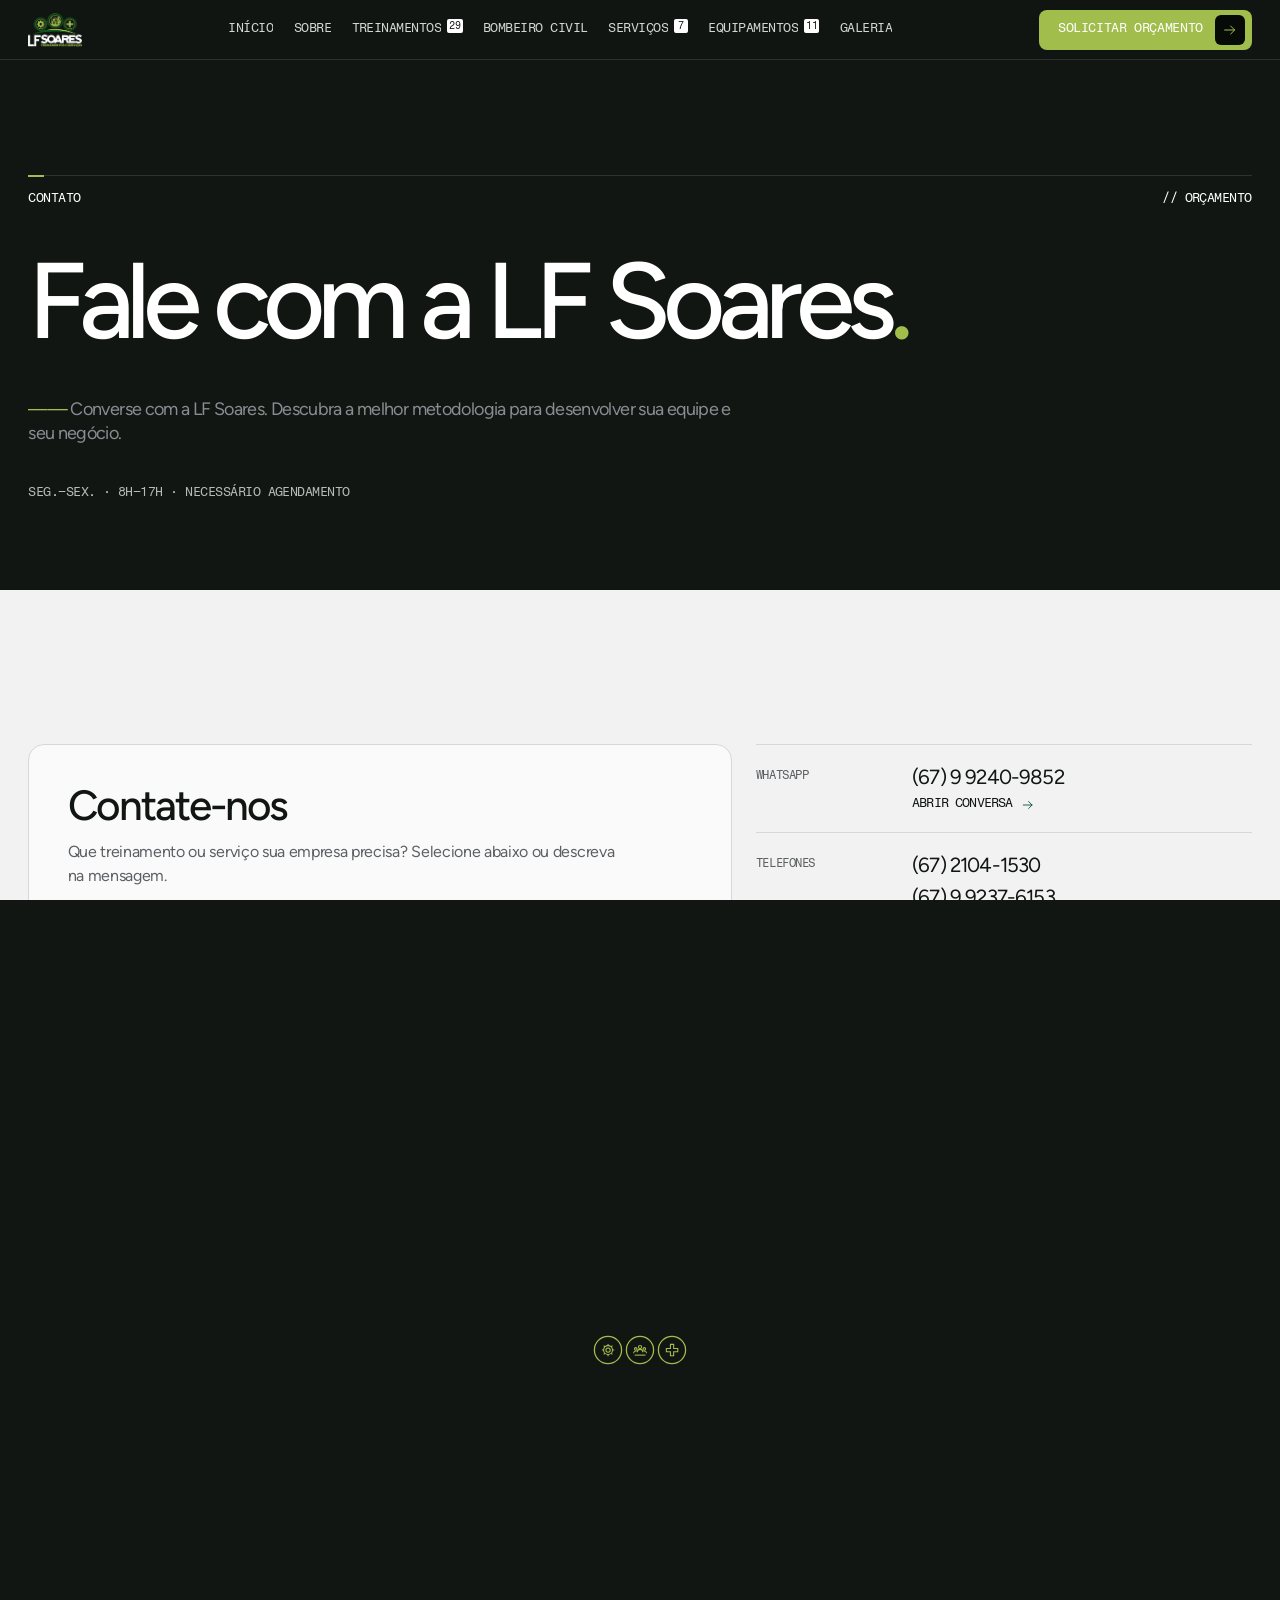
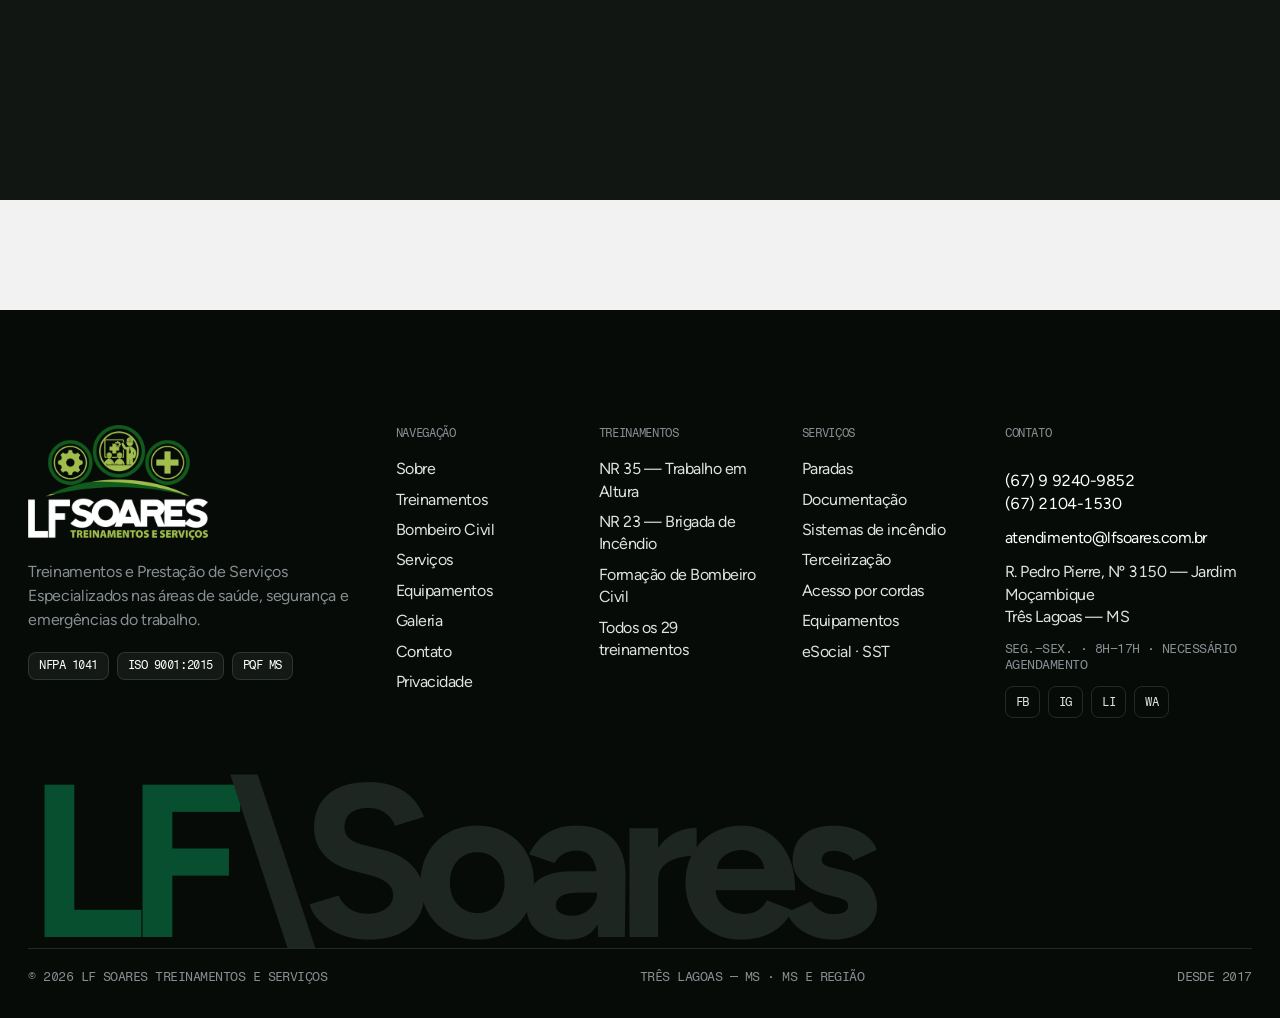
<file: contato/index.html>
<!doctype html>
<html lang="pt-BR">
<head>
<meta charset="utf-8">
<title>Contato e orçamento · LF Soares · Três Lagoas — MS</title>
<meta name="description" content="Converse com a LF Soares. Solicite orçamento de treinamentos e serviços pelo formulário, WhatsApp (67) 9 9240-9852 ou e-mail.">
<meta name="viewport" content="width=device-width, initial-scale=1, viewport-fit=cover">
<meta name="theme-color" content="#111613">
<link rel="canonical" href="https://www.lfsoares.com.br/contato">
<meta property="og:type" content="website"><meta property="og:locale" content="pt_BR"><meta property="og:site_name" content="LF Soares Treinamentos e Serviços">
<meta property="og:title" content="Contato e orçamento · LF Soares · Três Lagoas — MS"><meta property="og:description" content="Converse com a LF Soares. Solicite orçamento de treinamentos e serviços pelo formulário, WhatsApp (67) 9 9240-9852 ou e-mail."><meta property="og:url" content="https://agenciaothon.github.io/lf-soares/contato/"><meta property="og:image" content="https://agenciaothon.github.io/lf-soares/assets/og.jpg">
<meta name="twitter:card" content="summary_large_image">
<link rel="icon" href="../assets/favicon.svg" type="image/svg+xml">
<link rel="preload" href="../assets/fonts/figtree-latin-500-normal.woff2" as="font" type="font/woff2" crossorigin><link rel="stylesheet" href="../assets/fonts.css">
<link rel="stylesheet" href="../assets/site.css">
<script type="application/ld+json">{"@context":"https://schema.org","@type":["LocalBusiness","EducationalOrganization"],"name":"LF Soares Treinamentos e Serviços","url":"https://www.lfsoares.com.br","foundingDate":"2017","telephone":"+55-67-99240-9852","email":"atendimento@lfsoares.com.br","areaServed":["Mato Grosso do Sul","São Paulo"],"address":{"@type":"PostalAddress","streetAddress":"R. Pedro Pierre, Nº 3150","addressLocality":"Três Lagoas","addressRegion":"MS","addressCountry":"BR"},"sameAs":["https://facebook.com/lfsoarestreinamentoseservicos","https://instagram.com/lfsoarestreinamentoseservicos/","https://www.linkedin.com/company/lf-soares-treinamentos-e-servi%C3%A7os/"],"description":"Treinamentos e Prestação de Serviços Especializados nas áreas de saúde, segurança e emergências do trabalho."}</script>
</head>
<body>
<div class="site" data-mode="local" lang="pt-BR">
<a class="skip" href="#conteudo">Pular para o conteúdo</a>

<header class="nav" role="banner">
  <div class="nav__bar wrap">
    <a class="nav__logo" href="../index.html" aria-label="LF Soares — início"><img class="" src="../img/logo/lf-soares-escuro.png" width="472" height="300" alt="LF Soares Treinamentos e Serviços"></a>
    <nav class="nav__links" aria-label="Principal">
      <a href="../index.html"><span data-roll>Início</span></a><a href="../sobre/index.html"><span data-roll>Sobre</span></a><a href="../treinamentos/index.html"><span data-roll>Treinamentos</span><span class="badge" aria-label="29 itens">29</span></a><a href="../bombeiro-civil/index.html"><span data-roll>Bombeiro Civil</span></a><a href="../servicos/index.html"><span data-roll>Serviços</span><span class="badge" aria-label="7 itens">7</span></a><a href="../equipamentos/index.html"><span data-roll>Equipamentos</span><span class="badge" aria-label="11 itens">11</span></a><a href="../galeria/index.html"><span data-roll>Galeria</span></a>
    </nav>
    <div class="nav__cta">
      <a class="btn btn--primary" href="index.html" ><span data-roll="chars" data-btnlabel>Solicitar orçamento</span><span class="btn__arrow" aria-hidden="true"><svg viewBox="0 0 24 24" fill="none" stroke="currentColor" stroke-width="1.5" stroke-linecap="round" stroke-linejoin="round" aria-hidden="true" focusable="false"><path d="M4 12h15M13 6l6 6-6 6"/></svg><svg viewBox="0 0 24 24" fill="none" stroke="currentColor" stroke-width="1.5" stroke-linecap="round" stroke-linejoin="round" aria-hidden="true" focusable="false"><path d="M4 12h15M13 6l6 6-6 6"/></svg></span></a>
      <button class="nav__burger" type="button" aria-expanded="false" aria-controls="menu" aria-label="Abrir menu"><span></span></button>
    </div>
  </div>
</header>
<div class="menu" id="menu" hidden role="dialog" aria-modal="true" aria-label="Menu">
  <div class="menu__top wrap"><img class="" src="../img/logo/lf-soares-escuro.png" width="472" height="300" alt="LF Soares Treinamentos e Serviços"><button class="menu__close" type="button" aria-label="Fechar menu"><svg viewBox="0 0 24 24" fill="none" stroke="currentColor" stroke-width="1.5" stroke-linecap="round" stroke-linejoin="round" aria-hidden="true" focusable="false"><path d="M6 6l12 12M18 6L6 18"/></svg></button></div>
  <nav class="menu__list wrap" aria-label="Menu">
    <a href="../index.html"><span class="t-label-xs">/01</span><span data-roll>Início</span></a><a href="../sobre/index.html"><span class="t-label-xs">/02</span><span data-roll>Sobre</span></a><a href="../treinamentos/index.html"><span class="t-label-xs">/03</span><span data-roll>Treinamentos</span><span class="badge">29</span></a><a href="../bombeiro-civil/index.html"><span class="t-label-xs">/04</span><span data-roll>Bombeiro Civil</span></a><a href="../servicos/index.html"><span class="t-label-xs">/05</span><span data-roll>Serviços</span><span class="badge">7</span></a><a href="../equipamentos/index.html"><span class="t-label-xs">/06</span><span data-roll>Equipamentos</span><span class="badge">11</span></a><a href="../galeria/index.html"><span class="t-label-xs">/07</span><span data-roll>Galeria</span></a><a href="index.html" aria-current="page"><span class="t-label-xs">/08</span><span data-roll>Contato</span></a>
  </nav>
  <div class="menu__foot wrap t-label-s">
    <span>(67) 9 9240-9852 · WhatsApp</span>
    <span>atendimento@lfsoares.com.br</span>
    <span>Três Lagoas — MS</span>
  </div>
</div>
<main id="conteudo">

<section class="phero" data-tone="dark">
  <div class="wrap phero__grid">
    
    <div class="eyebrow"><span class="t-label-s">Contato</span><span class="t-label-s">// orçamento</span></div>
    <h1 class="t-dxl" data-hero="slideFromLeft">Fale com a LF Soares<span class="dot">.</span></h1>
    <p class="t-lead lede measure" data-hero="fadeUp">Converse com a LF Soares. Descubra a melhor metodologia para desenvolver sua equipe e seu negócio.</p>
    <div class="phero__meta t-label-s" data-hero="fade"><span>Seg.–Sex. · 8h–17h · necessário agendamento</span></div>
    
  </div>
</section>
<section class="sec" data-tone="light" aria-label="Formulário e canais">
  <div class="wrap g12">
    <div class="c-1-7">
<form class="form form-shell" id="contato" data-form="orcamento" novalidate data-hide-wa>
  <div class="form__body stack" style="--stack:28px">
    <div class="stack" style="--stack:10px"><h3 class="t-h3">Contate-nos</h3><p class="t-body">Que treinamento ou serviço sua empresa precisa? Selecione abaixo ou descreva na mensagem.</p></div>
    <div class="fgrid">
      <div class="field"><label for="contato-nome">Nome <span class="req" aria-hidden="true">*</span></label><input type="text" id="contato-nome" name="nome" required aria-required="true" autocomplete="name" aria-describedby="contato-nome-err"><span class="field__err" id="contato-nome-err" role="alert"></span></div>
      <div class="field"><label for="contato-empresa">Empresa</label><input type="text" id="contato-empresa" name="empresa" autocomplete="organization" aria-describedby="contato-empresa-err"><span class="field__err" id="contato-empresa-err" role="alert"></span></div>
      <div class="field"><label for="contato-email">E-mail <span class="req" aria-hidden="true">*</span></label><input type="email" id="contato-email" name="email" required aria-required="true" autocomplete="email" aria-describedby="contato-email-err"><span class="field__err" id="contato-email-err" role="alert"></span></div>
      <div class="field"><label for="contato-tel">Telefone / WhatsApp <span class="req" aria-hidden="true">*</span></label><input type="tel" id="contato-tel" name="telefone" required aria-required="true" autocomplete="tel" aria-describedby="contato-tel-err" data-mask="tel" inputmode="tel"><span class="field__err" id="contato-tel-err" role="alert"></span></div>
      <div class="field full"><label for="contato-item">Que treinamento ou serviço você precisa?</label><select id="contato-item" name="interesse" aria-describedby="contato-item-err" data-prefill><option value="">Selecione</option><optgroup label="Treinamentos"><option>NR 01 — Projeto de Integração — Saúde, Segurança e Emergência no Trabalho</option><option>NR 05 — Comissão Interna de Prevenção de Acidentes — CIPA</option><option>NR 06 — Equipamentos de Proteção Individual — EPI</option><option>NR 07 — Primeiros Socorros</option><option>NR 09 — Proteção Auditiva — Programa de Conservação Auditiva (PCA)</option><option>NR 09 — Proteção Respiratória — Programa de Proteção Respiratória (PPR)</option><option>NR 10 — Profissional Advertido, Baixa Tensão e Alta Tensão</option><option>NR 11/12 — Segurança na Operação e Condução de Empilhadeiras</option><option>NR 11/12 — Segurança na Operação com Pontes Rolantes</option><option>NR 18 — Integração, Gestão de Obras, Atividades a Quente, Andaime, Máquinas</option><option>NR 20 — Segurança com Inflamáveis</option><option>NR 23 — Prevenção de Incêndio</option><option>NT 17 — CBM/MS — Brigada de Incêndio (Norma Técnica nº 17)</option><option>IT 17 — CBM/SP — Brigada de Incêndio (Instrução Técnica nº 17)</option><option>NR 26 — Sinalização de Segurança</option><option>NR 31.7 — Comissão Interna de Prevenção de Acidentes do Trabalho Rural — CIPATR</option><option>NR 31.8 — Manuseio e Aplicação de Agentes Agrotóxicos</option><option>NR 33 — Responsável Técnico, Supervisor, Vigia, Trabalhador Autorizado e Resgate</option><option>NR 35 — Supervisor, Trabalhador Autorizado e Resgate</option><option>Direção Defensiva</option><option>Comportamento no Trabalho</option><option>DST / AIDS</option><option>Substâncias Químicas</option><option>Trânsito</option><option>Higiene Pessoal</option><option>Alimentação Saudável</option><option>Atividades Físicas</option><option>Código de Conduta</option><option>Responsabilidades — Meio Ambiente, Saúde, Segurança e Primeiros Socorros</option></optgroup><optgroup label="Formação"><option>Formação de Bombeiro Civil</option></optgroup><optgroup label="Campanhas e simulados"><option>Campanha — Proteção das Mãos</option><option>Campanha — Proteção Auditiva</option><option>Campanha — Trânsito Seguro</option><option>Campanha — Zero Acidentes</option><option>Campanha — Uso dos Equipamentos de Proteção Individual</option><option>Simulado — Evacuação de Área</option><option>Simulado — Resgate em Altura e Espaços Confinados</option></optgroup><optgroup label="Serviços"><option>Gestão de Pessoas e Serviços em Parada Industrial</option><option>Elaboração de Documentos Técnicos</option><option>Teste e Manutenção</option><option>Terceirização de Profissionais e Supervisão de Atividades Críticas</option><option>Atividade por Acesso em Cordas</option><option>Aluguel e Comercialização de Equipamentos</option><option>Processo de Adequação ao eSocial</option></optgroup></select><span class="field__err" id="contato-item-err" role="alert"></span></div>
      
      <div class="field full"><label for="contato-msg">Mensagem</label><textarea id="contato-msg" name="mensagem" aria-describedby="contato-msg-err" rows="4" placeholder="Conte rapidamente o que sua empresa precisa."></textarea><span class="field__err" id="contato-msg-err" role="alert"></span></div>
      <label class="checkline full" for="contato-lgpd"><input type="checkbox" id="contato-lgpd" name="consentimento" value="sim" required aria-required="true"><span>Li a <a href="../privacidade/index.html">Política de Privacidade</a> e autorizo a LF Soares a usar estes dados para responder ao meu pedido. <span class="field__err" id="contato-lgpd-err" role="alert"></span></span></label>
    </div>
    <div class="hp" aria-hidden="true"><label for="hp-jcxtw">Não preencha</label><input class="hp-in" type="text" name="website" tabindex="-1" autocomplete="off"></div>
    <div class="form__actions"><button class="btn btn--primary" type="submit" ><span data-roll="chars" data-btnlabel>Enviar pedido</span><span class="btn__arrow" aria-hidden="true"><svg viewBox="0 0 24 24" fill="none" stroke="currentColor" stroke-width="1.5" stroke-linecap="round" stroke-linejoin="round" aria-hidden="true" focusable="false"><path d="M4 12h15M13 6l6 6-6 6"/></svg><svg viewBox="0 0 24 24" fill="none" stroke="currentColor" stroke-width="1.5" stroke-linecap="round" stroke-linejoin="round" aria-hidden="true" focusable="false"><path d="M4 12h15M13 6l6 6-6 6"/></svg></span></button><span class="t-label-s" style="color:var(--fg2)">Resposta em horário comercial</span></div>
  </div>
  
<div class="form__status form__status--ok" role="status"><span class="t-label-s hl">Enviado</span><p class="t-lead" style="color:var(--fg)">Recebemos seu pedido. Nossa equipe retorna com uma proposta assim que possível.</p></div>
<div class="form__status form__status--err" role="alert"><span class="t-label-s">Envio indisponível neste site</span><p class="t-body" style="color:var(--fg)">Para falar com a LF Soares, use o WhatsApp <b>(67) 9 9240-9852</b>.</p><p><a class="textlink" href="https://wa.me/5567992409852?text=Ol%C3%A1%2C%20gostaria%20de%20mais%20informa%C3%A7%C3%B5es%20a%20respeito%20de%20treinamentos." target="_blank" rel="noopener"><span data-roll>Abrir WhatsApp</span><svg viewBox="0 0 24 24" fill="none" stroke="currentColor" stroke-width="1.5" stroke-linecap="round" stroke-linejoin="round" aria-hidden="true" focusable="false"><path d="M4 12h15M13 6l6 6-6 6"/></svg></a></p></div>
</form></div>
    <div class="c-8-5 stack" style="--stack:32px;align-content:start">
      <dl class="channels">
        <div><dt>WhatsApp</dt><dd><span>(67) 9 9240-9852</span><a class="textlink" href="https://wa.me/5567992409852?text=Ol%C3%A1%2C%20gostaria%20de%20mais%20informa%C3%A7%C3%B5es%20a%20respeito%20de%20treinamentos." target="_blank" rel="noopener"><span data-roll>Abrir conversa</span><svg viewBox="0 0 24 24" fill="none" stroke="currentColor" stroke-width="1.5" stroke-linecap="round" stroke-linejoin="round" aria-hidden="true" focusable="false"><path d="M4 12h15M13 6l6 6-6 6"/></svg></a></dd></div>
        <div><dt>Telefones</dt><dd><span>(67) 2104-1530</span><span>(67) 9 9237-6153</span></dd></div>
        <div><dt>E-mail</dt><dd><span>atendimento@lfsoares.com.br</span><span style="font-size:16px;color:var(--fg2)">diretoria@grupolfsoares.com.br</span></dd></div>
        <div><dt>Endereço</dt><dd><span>R. Pedro Pierre, Nº 3150<br>Jardim Moçambique — Três Lagoas, MS</span><span><span class="pend pend--confirmar">endereço oficial (o site atual mostra 5 endereços)</span></span><a class="textlink" href="https://www.google.com/maps/search/?api=1&amp;query=R.%20Pedro%20Pierre%2C%20N%C2%BA%203150%2C%20Jardim%20Mo%C3%A7ambique%2C%20Tr%C3%AAs%20Lagoas%2C%20MS" target="_blank" rel="noopener"><span data-roll>Ver no mapa</span><svg viewBox="0 0 24 24" fill="none" stroke="currentColor" stroke-width="1.5" stroke-linecap="round" stroke-linejoin="round" aria-hidden="true" focusable="false"><path d="M4 12h15M13 6l6 6-6 6"/></svg></a></dd></div>
        <div><dt>Horário</dt><dd>Seg.–Sex. · 8h–17h · necessário agendamento</dd></div>
        <div><dt>Redes</dt><dd><span class="foot__soc"><a class="chip" style="text-decoration:none" href="https://facebook.com/lfsoarestreinamentoseservicos" target="_blank" rel="noopener">Facebook</a> <a class="chip" style="text-decoration:none" href="https://instagram.com/lfsoarestreinamentoseservicos/" target="_blank" rel="noopener">Instagram</a> <a class="chip" style="text-decoration:none" href="https://www.linkedin.com/company/lf-soares-treinamentos-e-servi%C3%A7os/" target="_blank" rel="noopener">LinkedIn</a></span></dd></div>
      </dl>
      <figure class="media media--treated  " style="aspect-ratio:4/3"><img class="" src="../img/galeria/cd2b6956-22bf-477f-a32d-f19723a4c189-1200.webp" srcset="../img/galeria/cd2b6956-22bf-477f-a32d-f19723a4c189-600.webp 600w, ../img/galeria/cd2b6956-22bf-477f-a32d-f19723a4c189-1200.webp 1200w" sizes="(max-width: 809px) 100vw, 40vw" width="1200" height="1600" alt="Fachada do Centro de Formação da LF Soares, em Três Lagoas" loading="lazy" decoding="async"></figure>
    </div>
  </div>
</section></main>

<footer class="foot" data-tone="deep" data-hide-wa>
  <div class="wrap">
    <div class="foot__top">
      <div class="foot__brand">
        <img class="" src="../img/logo/lf-soares-escuro.png" width="472" height="300" alt="LF Soares Treinamentos e Serviços">
        <p class="t-body measure-s">Treinamentos e Prestação de Serviços Especializados nas áreas de saúde, segurança e emergências do trabalho.</p>
        <div class="row" style="--row:8px"><span class="chip">NFPA 1041</span><span class="chip">ISO 9001:2015</span><span class="chip">PQF MS</span></div>
      </div>
      <div><h2>Navegação</h2><ul><li><a href="../sobre/index.html">Sobre</a></li><li><a href="../treinamentos/index.html">Treinamentos</a></li><li><a href="../bombeiro-civil/index.html">Bombeiro Civil</a></li><li><a href="../servicos/index.html">Serviços</a></li><li><a href="../equipamentos/index.html">Equipamentos</a></li><li><a href="../galeria/index.html">Galeria</a></li><li><a href="index.html">Contato</a></li><li><a href="../privacidade/index.html">Privacidade</a></li></ul></div>
      <div><h2>Treinamentos</h2><ul>
        <li><a href="../treinamentos/nr-35-trabalho-em-altura/index.html">NR 35 — Trabalho em Altura</a></li>
        <li><a href="../treinamentos/brigada-de-incendio/index.html">NR 23 — Brigada de Incêndio</a></li>
        <li><a href="../bombeiro-civil/index.html">Formação de Bombeiro Civil</a></li>
        <li><a href="../treinamentos/index.html">Todos os 29 treinamentos</a></li>
      </ul></div>
      <div><h2>Serviços</h2><ul><li><a href="../servicos/index.html#paradas">Paradas</a></li><li><a href="../servicos/index.html#documentos">Documentação</a></li><li><a href="../servicos/index.html#incendio">Sistemas de incêndio</a></li><li><a href="../servicos/index.html#terceirizacao">Terceirização</a></li><li><a href="../servicos/index.html#cordas">Acesso por cordas</a></li><li><a href="../servicos/index.html#equipamentos">Equipamentos</a></li><li><a href="../servicos/index.html#esocial">eSocial · SST</a></li></ul></div>
      <div class="foot__contact">
        <h2>Contato</h2>
        <span>(67) 9 9240-9852<br>(67) 2104-1530</span>
        <span>atendimento@lfsoares.com.br</span>
        <address>R. Pedro Pierre, Nº 3150 — Jardim Moçambique<br>Três Lagoas — MS</address>
        <span class="t-label-s" style="color:var(--text-faint)">Seg.–Sex. · 8h–17h · necessário agendamento</span>
        <div class="foot__soc"><a href="https://facebook.com/lfsoarestreinamentoseservicos" target="_blank" rel="noopener" aria-label="Facebook">FB</a><a href="https://instagram.com/lfsoarestreinamentoseservicos/" target="_blank" rel="noopener" aria-label="Instagram">IG</a><a href="https://www.linkedin.com/company/lf-soares-treinamentos-e-servi%C3%A7os/" target="_blank" rel="noopener" aria-label="LinkedIn">LI</a><a href="https://wa.me/5567992409852?text=Ol%C3%A1%2C%20gostaria%20de%20mais%20informa%C3%A7%C3%B5es%20a%20respeito%20de%20treinamentos." target="_blank" rel="noopener" aria-label="WhatsApp">WA</a></div>
      </div>
    </div>
    <p class="foot__mega" aria-hidden="true"><span class="lf">LF</span>\Soares</p>
    <div class="foot__bottom t-label-s">
      <span>© <span data-year>2026</span> LF Soares Treinamentos e Serviços</span>
      <span>Três Lagoas — MS · MS e região</span>
      <span>Desde 2017</span>
    </div>
  </div>
</footer>
<a class="wa" href="https://wa.me/5567992409852?text=Ol%C3%A1%2C%20gostaria%20de%20mais%20informa%C3%A7%C3%B5es%20a%20respeito%20de%20treinamentos." target="_blank" rel="noopener" aria-label="Fale no WhatsApp com a LF Soares"><svg viewBox="0 0 24 24" fill="currentColor" aria-hidden="true"><path d="M12.04 2a9.9 9.9 0 00-8.5 15l-1.4 5.1 5.3-1.4A9.9 9.9 0 1012.04 2zm0 18.1a8.2 8.2 0 01-4.2-1.15l-.3-.18-3.1.82.83-3.04-.2-.31a8.2 8.2 0 1117 -4.34 8.2 8.2 0 01-10 8.2zm4.5-6.1c-.25-.12-1.46-.72-1.69-.8-.23-.09-.39-.13-.56.12-.16.25-.64.8-.79.97-.14.16-.29.18-.54.06a6.7 6.7 0 01-3.34-2.92c-.25-.43.25-.4.72-1.34.08-.16.04-.3-.02-.43-.06-.12-.56-1.34-.76-1.84-.2-.48-.4-.41-.56-.42h-.47a.9.9 0 00-.66.31 2.77 2.77 0 00-.87 2.06 4.8 4.8 0 001 2.56 11 11 0 004.22 3.73c1.57.68 2.19.74 2.98.62.48-.07 1.46-.6 1.67-1.18.2-.58.2-1.07.14-1.18-.06-.1-.22-.16-.47-.28z"/></svg><span class="wa__txt">Fale no WhatsApp</span></a>
<div class="curtain" aria-hidden="true"><svg class="" viewBox="0 0 120 40" fill="none" stroke="currentColor" stroke-width="1.6" aria-hidden="true"><circle cx="20" cy="20" r="17"/><circle cx="60" cy="20" r="17"/><circle cx="100" cy="20" r="17"/><g transform="translate(10 10) scale(.84)"><circle cx="12" cy="12" r="3.2"/><path d="M12 2.8v2.4M12 18.8v2.4M2.8 12h2.4M18.8 12h2.4M5.5 5.5l1.7 1.7M16.8 16.8l1.7 1.7M5.5 18.5l1.7-1.7M16.8 7.2l1.7-1.7"/><circle cx="12" cy="12" r="6.6"/></g><g transform="translate(50 10) scale(.84)"><circle cx="12" cy="7.5" r="2.4"/><path d="M7.8 15.2a4.2 4.2 0 018.4 0"/><circle cx="5.6" cy="10.3" r="1.9"/><path d="M2.4 16.6a3.3 3.3 0 014.3-3"/><circle cx="18.4" cy="10.3" r="1.9"/><path d="M21.6 16.6a3.3 3.3 0 00-4.3-3"/><path d="M4 19.5h16"/></g><g transform="translate(90 10) scale(.84)"><path d="M9.6 3.5h4.8v6.1h6.1v4.8h-6.1v6.1H9.6v-6.1H3.5V9.6h6.1z"/></g></svg></div>
<script src="../assets/vendor/lenis.min.js" defer></script><script src="../assets/site.js" defer></script>
</div>
</body>
</html>
</file>
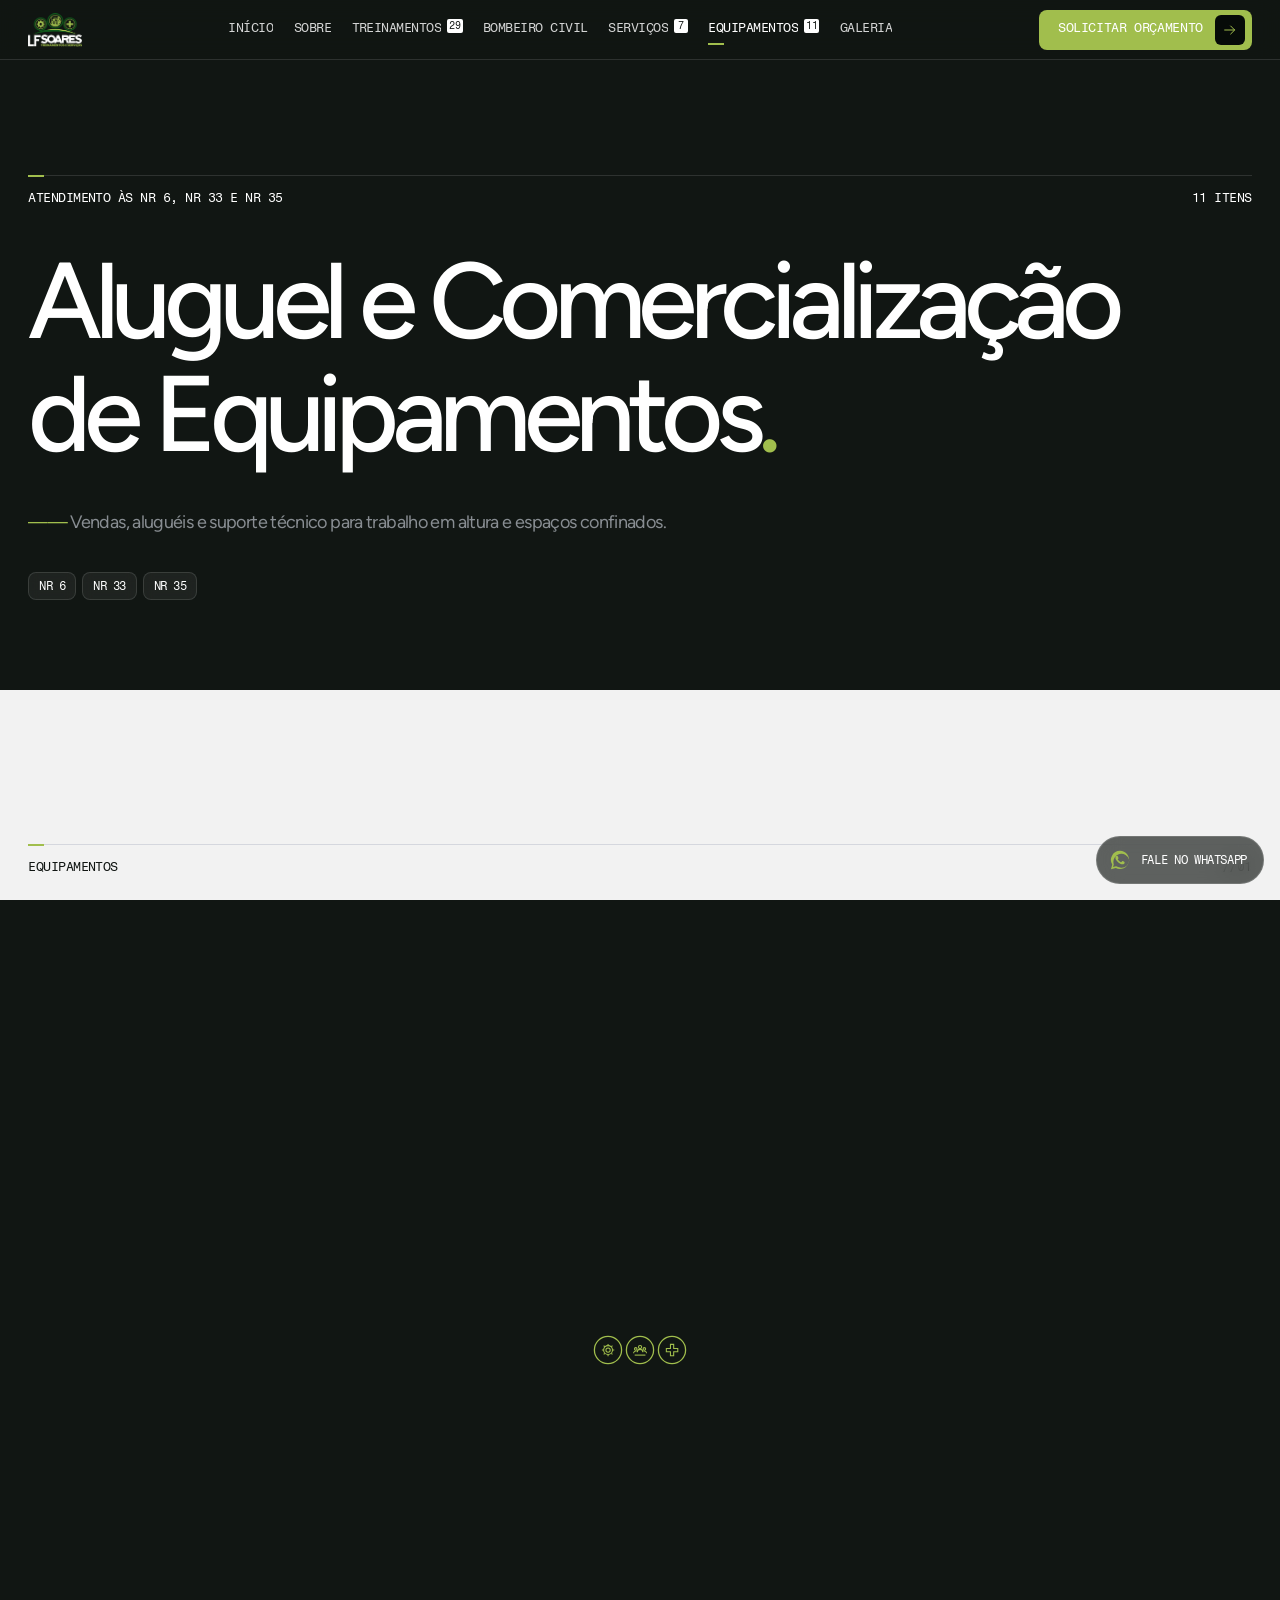
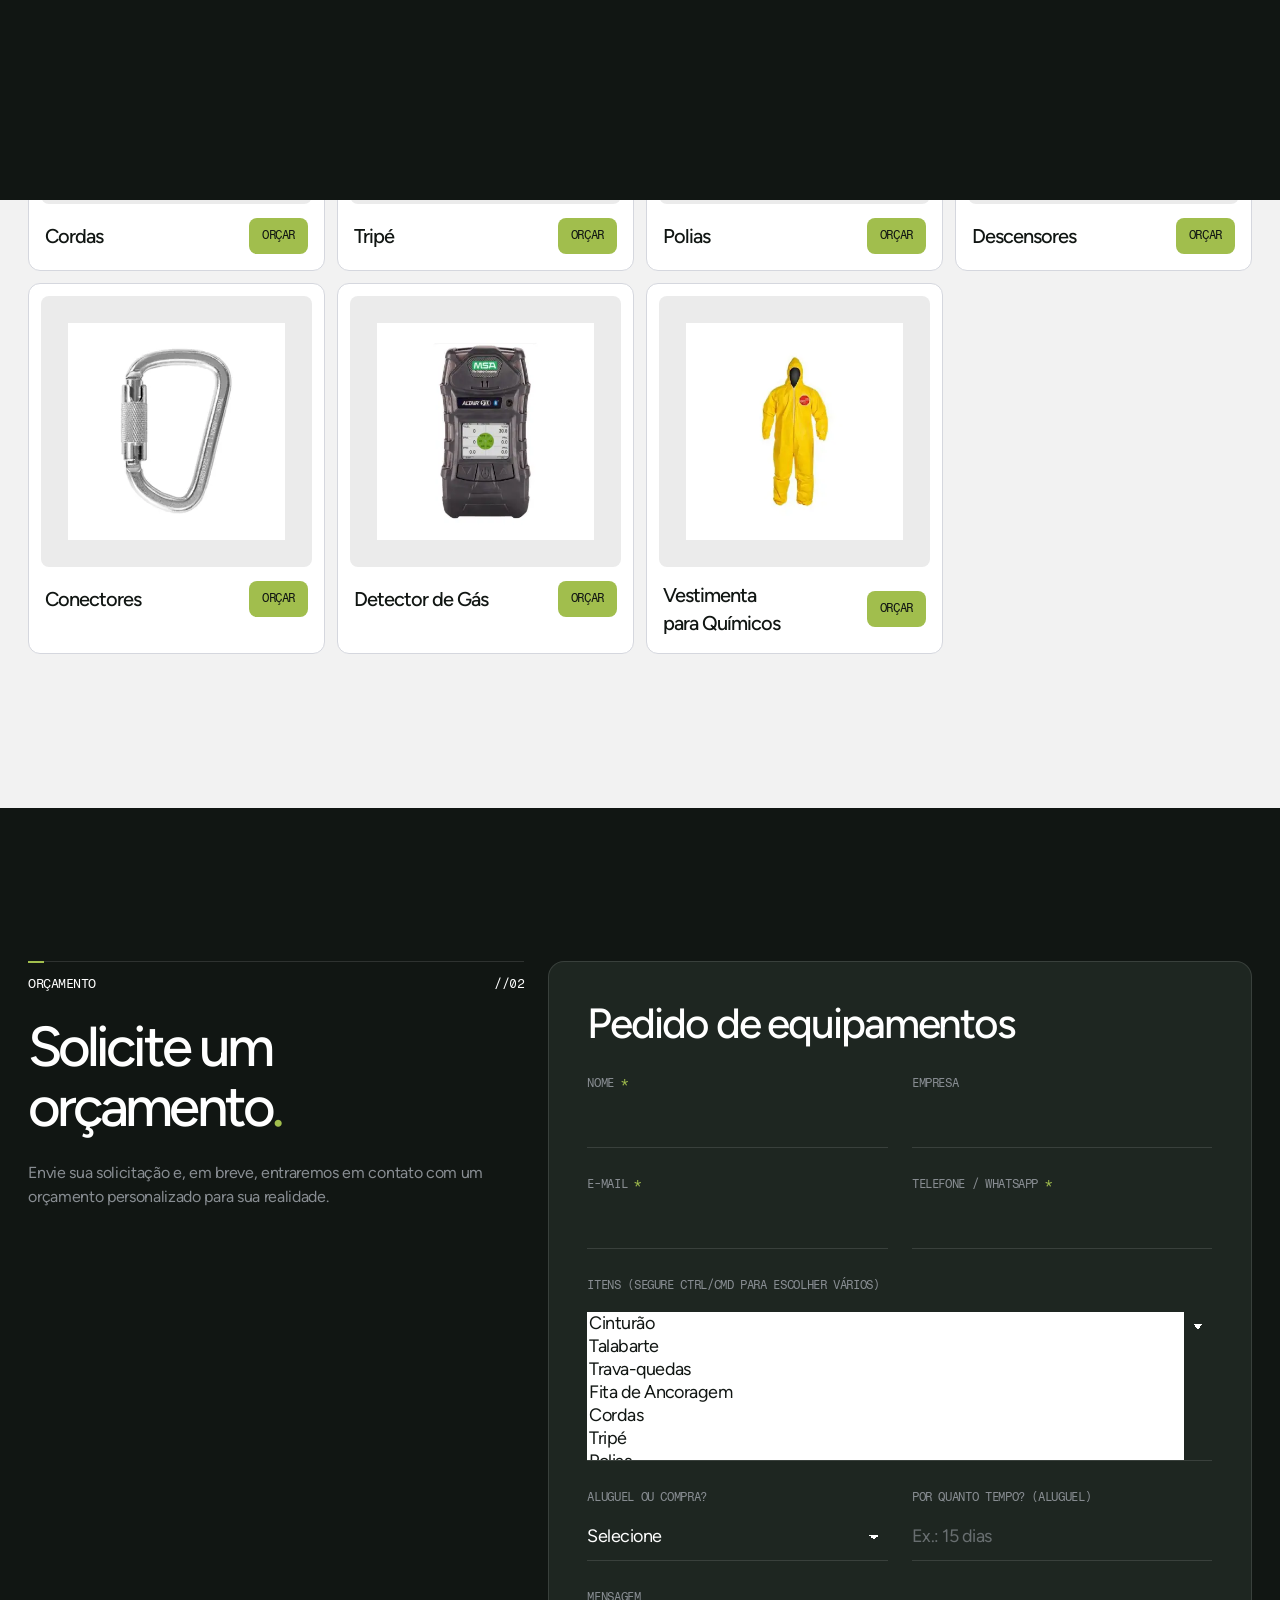
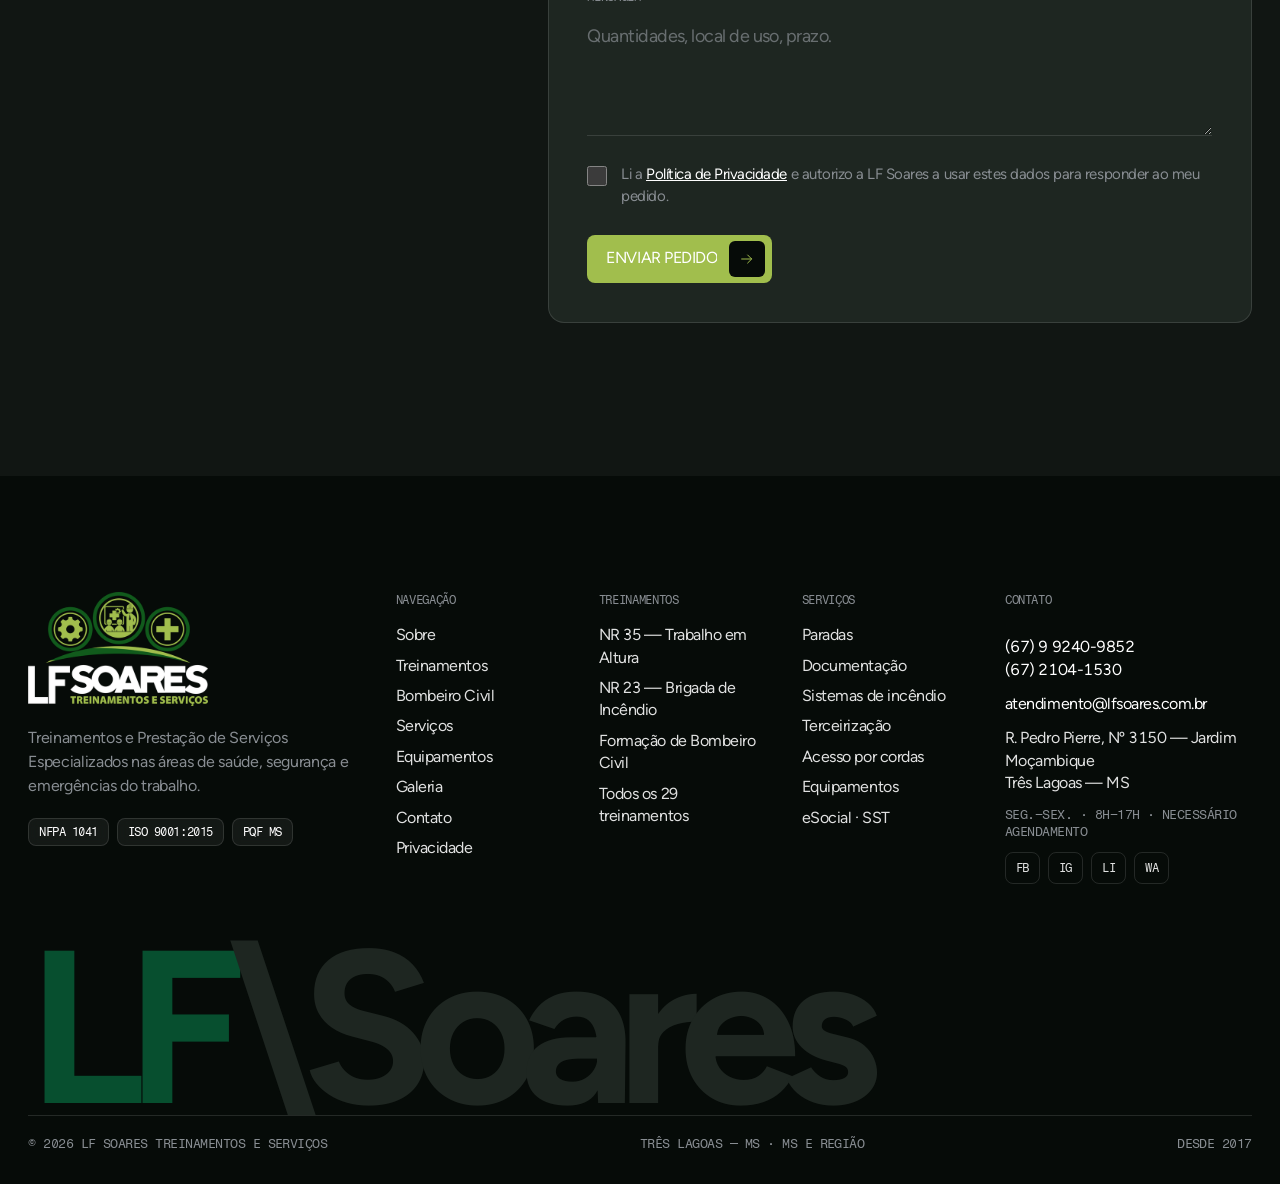
<file: equipamentos/index.html>
<!doctype html>
<html lang="pt-BR">
<head>
<meta charset="utf-8">
<title>Aluguel e venda de equipamentos NR 35 e NR 33 · Três Lagoas — MS</title>
<meta name="description" content="Venda, aluguel e suporte técnico de equipamentos para trabalho em altura e espaços confinados: cinturão, talabarte, trava-quedas, tripé, detector de gás e mais.">
<meta name="viewport" content="width=device-width, initial-scale=1, viewport-fit=cover">
<meta name="theme-color" content="#111613">
<link rel="canonical" href="https://www.lfsoares.com.br/equipamentos">
<meta property="og:type" content="website"><meta property="og:locale" content="pt_BR"><meta property="og:site_name" content="LF Soares Treinamentos e Serviços">
<meta property="og:title" content="Aluguel e venda de equipamentos NR 35 e NR 33 · Três Lagoas — MS"><meta property="og:description" content="Venda, aluguel e suporte técnico de equipamentos para trabalho em altura e espaços confinados: cinturão, talabarte, trava-quedas, tripé, detector de gás e mais."><meta property="og:url" content="https://agenciaothon.github.io/lf-soares/equipamentos/"><meta property="og:image" content="https://agenciaothon.github.io/lf-soares/assets/og.jpg">
<meta name="twitter:card" content="summary_large_image">
<link rel="icon" href="../assets/favicon.svg" type="image/svg+xml">
<link rel="preload" href="../assets/fonts/figtree-latin-500-normal.woff2" as="font" type="font/woff2" crossorigin><link rel="stylesheet" href="../assets/fonts.css">
<link rel="stylesheet" href="../assets/site.css">
<script type="application/ld+json">{"@context":"https://schema.org","@type":["LocalBusiness","EducationalOrganization"],"name":"LF Soares Treinamentos e Serviços","url":"https://www.lfsoares.com.br","foundingDate":"2017","telephone":"+55-67-99240-9852","email":"atendimento@lfsoares.com.br","areaServed":["Mato Grosso do Sul","São Paulo"],"address":{"@type":"PostalAddress","streetAddress":"R. Pedro Pierre, Nº 3150","addressLocality":"Três Lagoas","addressRegion":"MS","addressCountry":"BR"},"sameAs":["https://facebook.com/lfsoarestreinamentoseservicos","https://instagram.com/lfsoarestreinamentoseservicos/","https://www.linkedin.com/company/lf-soares-treinamentos-e-servi%C3%A7os/"],"description":"Treinamentos e Prestação de Serviços Especializados nas áreas de saúde, segurança e emergências do trabalho."}</script>
</head>
<body>
<div class="site" data-mode="local" lang="pt-BR">
<a class="skip" href="#conteudo">Pular para o conteúdo</a>

<header class="nav" role="banner">
  <div class="nav__bar wrap">
    <a class="nav__logo" href="../index.html" aria-label="LF Soares — início"><img class="" src="../img/logo/lf-soares-escuro.png" width="472" height="300" alt="LF Soares Treinamentos e Serviços"></a>
    <nav class="nav__links" aria-label="Principal">
      <a href="../index.html"><span data-roll>Início</span></a><a href="../sobre/index.html"><span data-roll>Sobre</span></a><a href="../treinamentos/index.html"><span data-roll>Treinamentos</span><span class="badge" aria-label="29 itens">29</span></a><a href="../bombeiro-civil/index.html"><span data-roll>Bombeiro Civil</span></a><a href="../servicos/index.html"><span data-roll>Serviços</span><span class="badge" aria-label="7 itens">7</span></a><a href="index.html" aria-current="page"><span data-roll>Equipamentos</span><span class="badge" aria-label="11 itens">11</span></a><a href="../galeria/index.html"><span data-roll>Galeria</span></a>
    </nav>
    <div class="nav__cta">
      <a class="btn btn--primary" href="../contato/index.html" ><span data-roll="chars" data-btnlabel>Solicitar orçamento</span><span class="btn__arrow" aria-hidden="true"><svg viewBox="0 0 24 24" fill="none" stroke="currentColor" stroke-width="1.5" stroke-linecap="round" stroke-linejoin="round" aria-hidden="true" focusable="false"><path d="M4 12h15M13 6l6 6-6 6"/></svg><svg viewBox="0 0 24 24" fill="none" stroke="currentColor" stroke-width="1.5" stroke-linecap="round" stroke-linejoin="round" aria-hidden="true" focusable="false"><path d="M4 12h15M13 6l6 6-6 6"/></svg></span></a>
      <button class="nav__burger" type="button" aria-expanded="false" aria-controls="menu" aria-label="Abrir menu"><span></span></button>
    </div>
  </div>
</header>
<div class="menu" id="menu" hidden role="dialog" aria-modal="true" aria-label="Menu">
  <div class="menu__top wrap"><img class="" src="../img/logo/lf-soares-escuro.png" width="472" height="300" alt="LF Soares Treinamentos e Serviços"><button class="menu__close" type="button" aria-label="Fechar menu"><svg viewBox="0 0 24 24" fill="none" stroke="currentColor" stroke-width="1.5" stroke-linecap="round" stroke-linejoin="round" aria-hidden="true" focusable="false"><path d="M6 6l12 12M18 6L6 18"/></svg></button></div>
  <nav class="menu__list wrap" aria-label="Menu">
    <a href="../index.html"><span class="t-label-xs">/01</span><span data-roll>Início</span></a><a href="../sobre/index.html"><span class="t-label-xs">/02</span><span data-roll>Sobre</span></a><a href="../treinamentos/index.html"><span class="t-label-xs">/03</span><span data-roll>Treinamentos</span><span class="badge">29</span></a><a href="../bombeiro-civil/index.html"><span class="t-label-xs">/04</span><span data-roll>Bombeiro Civil</span></a><a href="../servicos/index.html"><span class="t-label-xs">/05</span><span data-roll>Serviços</span><span class="badge">7</span></a><a href="index.html" aria-current="page"><span class="t-label-xs">/06</span><span data-roll>Equipamentos</span><span class="badge">11</span></a><a href="../galeria/index.html"><span class="t-label-xs">/07</span><span data-roll>Galeria</span></a><a href="../contato/index.html"><span class="t-label-xs">/08</span><span data-roll>Contato</span></a>
  </nav>
  <div class="menu__foot wrap t-label-s">
    <span>(67) 9 9240-9852 · WhatsApp</span>
    <span>atendimento@lfsoares.com.br</span>
    <span>Três Lagoas — MS</span>
  </div>
</div>
<main id="conteudo">

<section class="phero" data-tone="dark">
  <div class="wrap phero__grid">
    
    <div class="eyebrow"><span class="t-label-s">Atendimento às NR 6, NR 33 e NR 35</span><span class="t-label-s">11 itens</span></div>
    <h1 class="t-dxl" data-hero="slideFromLeft">Aluguel e Comercialização de Equipamentos<span class="dot">.</span></h1>
    <p class="t-lead lede measure" data-hero="fadeUp">Vendas, aluguéis e suporte técnico para trabalho em altura e espaços confinados.</p>
    
    <div class="chips"><span class="chip">NR 6</span><span class="chip">NR 33</span><span class="chip">NR 35</span></div>
  </div>
</section>
<section class="sec" data-tone="light" aria-labelledby="eq-t">
  <div class="wrap">
    
<header class="sec-head ">
  <div class="eyebrow"><span class="t-label-s">Equipamentos</span><span class="t-label-s">//01</span></div>
  <h2 class="t-h2" data-reveal="slideFromLeftShort">Linha para altura e espaço confinado<span class="dot">.</span></h2>
  <p class="t-lead lede" data-reveal="fadeUp">Escolha os itens e peça o orçamento. Atendemos aluguel e compra.</p>
</header>
    <h2 class="vh" id="eq-t">Equipamentos</h2>
    <div class="egrid">
      <article class="ecard" data-reveal="fadeUp"><figure class="media"><img class="" src="../img/equipamentos/equip-prancheta-1-800.webp" srcset="../img/equipamentos/equip-prancheta-1-400.webp 400w, ../img/equipamentos/equip-prancheta-1-800.webp 800w" sizes="(max-width: 809px) 70vw, 25vw" width="800" height="800" alt="Cinturão" loading="lazy" decoding="async"></figure><div class="ecard__foot"><h3>Cinturão</h3><a class="btn btn--primary btn--noarrow" href="#orcamento" data-orcar="Cinturão"><span data-roll="chars">Orçar</span></a></div></article><article class="ecard" data-reveal="fadeUp"><figure class="media"><img class="" src="../img/equipamentos/equip-02-800.webp" srcset="../img/equipamentos/equip-02-400.webp 400w, ../img/equipamentos/equip-02-800.webp 800w" sizes="(max-width: 809px) 70vw, 25vw" width="800" height="800" alt="Talabarte" loading="lazy" decoding="async"></figure><div class="ecard__foot"><h3>Talabarte</h3><a class="btn btn--primary btn--noarrow" href="#orcamento" data-orcar="Talabarte"><span data-roll="chars">Orçar</span></a></div></article><article class="ecard" data-reveal="fadeUp"><figure class="media"><img class="" src="../img/equipamentos/equip-03-800.webp" srcset="../img/equipamentos/equip-03-400.webp 400w, ../img/equipamentos/equip-03-800.webp 800w" sizes="(max-width: 809px) 70vw, 25vw" width="800" height="800" alt="Trava-quedas" loading="lazy" decoding="async"></figure><div class="ecard__foot"><h3>Trava-quedas</h3><a class="btn btn--primary btn--noarrow" href="#orcamento" data-orcar="Trava-quedas"><span data-roll="chars">Orçar</span></a></div></article><article class="ecard" data-reveal="fadeUp"><figure class="media"><img class="" src="../img/equipamentos/equip-04-800.webp" srcset="../img/equipamentos/equip-04-400.webp 400w, ../img/equipamentos/equip-04-800.webp 800w" sizes="(max-width: 809px) 70vw, 25vw" width="800" height="800" alt="Fita de Ancoragem" loading="lazy" decoding="async"></figure><div class="ecard__foot"><h3>Fita de Ancoragem</h3><a class="btn btn--primary btn--noarrow" href="#orcamento" data-orcar="Fita de Ancoragem"><span data-roll="chars">Orçar</span></a></div></article><article class="ecard" data-reveal="fadeUp"><figure class="media"><img class="" src="../img/equipamentos/equip-05-800.webp" srcset="../img/equipamentos/equip-05-400.webp 400w, ../img/equipamentos/equip-05-800.webp 800w" sizes="(max-width: 809px) 70vw, 25vw" width="800" height="800" alt="Cordas" loading="lazy" decoding="async"></figure><div class="ecard__foot"><h3>Cordas</h3><a class="btn btn--primary btn--noarrow" href="#orcamento" data-orcar="Cordas"><span data-roll="chars">Orçar</span></a></div></article><article class="ecard" data-reveal="fadeUp"><figure class="media"><img class="" src="../img/equipamentos/equip-06-800.webp" srcset="../img/equipamentos/equip-06-400.webp 400w, ../img/equipamentos/equip-06-800.webp 800w" sizes="(max-width: 809px) 70vw, 25vw" width="800" height="800" alt="Tripé" loading="lazy" decoding="async"></figure><div class="ecard__foot"><h3>Tripé</h3><a class="btn btn--primary btn--noarrow" href="#orcamento" data-orcar="Tripé"><span data-roll="chars">Orçar</span></a></div></article><article class="ecard" data-reveal="fadeUp"><figure class="media"><img class="" src="../img/equipamentos/equip-07-800.webp" srcset="../img/equipamentos/equip-07-400.webp 400w, ../img/equipamentos/equip-07-800.webp 800w" sizes="(max-width: 809px) 70vw, 25vw" width="800" height="800" alt="Polias" loading="lazy" decoding="async"></figure><div class="ecard__foot"><h3>Polias</h3><a class="btn btn--primary btn--noarrow" href="#orcamento" data-orcar="Polias"><span data-roll="chars">Orçar</span></a></div></article><article class="ecard" data-reveal="fadeUp"><figure class="media"><img class="" src="../img/equipamentos/equip-08-800.webp" srcset="../img/equipamentos/equip-08-400.webp 400w, ../img/equipamentos/equip-08-800.webp 800w" sizes="(max-width: 809px) 70vw, 25vw" width="800" height="800" alt="Descensores" loading="lazy" decoding="async"></figure><div class="ecard__foot"><h3>Descensores</h3><a class="btn btn--primary btn--noarrow" href="#orcamento" data-orcar="Descensores"><span data-roll="chars">Orçar</span></a></div></article><article class="ecard" data-reveal="fadeUp"><figure class="media"><img class="" src="../img/equipamentos/equip-09-800.webp" srcset="../img/equipamentos/equip-09-400.webp 400w, ../img/equipamentos/equip-09-800.webp 800w" sizes="(max-width: 809px) 70vw, 25vw" width="800" height="800" alt="Conectores" loading="lazy" decoding="async"></figure><div class="ecard__foot"><h3>Conectores</h3><a class="btn btn--primary btn--noarrow" href="#orcamento" data-orcar="Conectores"><span data-roll="chars">Orçar</span></a></div></article><article class="ecard" data-reveal="fadeUp"><figure class="media"><img class="" src="../img/equipamentos/equip-10-800.webp" srcset="../img/equipamentos/equip-10-400.webp 400w, ../img/equipamentos/equip-10-800.webp 800w" sizes="(max-width: 809px) 70vw, 25vw" width="800" height="800" alt="Detector de Gás" loading="lazy" decoding="async"></figure><div class="ecard__foot"><h3>Detector de Gás</h3><a class="btn btn--primary btn--noarrow" href="#orcamento" data-orcar="Detector de Gás"><span data-roll="chars">Orçar</span></a></div></article><article class="ecard" data-reveal="fadeUp"><figure class="media"><img class="" src="../img/equipamentos/equip-11-800.webp" srcset="../img/equipamentos/equip-11-400.webp 400w, ../img/equipamentos/equip-11-800.webp 800w" sizes="(max-width: 809px) 70vw, 25vw" width="800" height="800" alt="Vestimenta para Químicos" loading="lazy" decoding="async"></figure><div class="ecard__foot"><h3>Vestimenta para Químicos</h3><a class="btn btn--primary btn--noarrow" href="#orcamento" data-orcar="Vestimenta para Químicos"><span data-roll="chars">Orçar</span></a></div></article>
    </div>
  </div>
</section>
<section class="sec" data-tone="dark" aria-label="Orçamento de equipamentos">
  <div class="wrap g12">
    <div class="c-1-5 stack" style="align-content:start"><div class="eyebrow"><span class="t-label-s">Orçamento</span><span class="t-label-s">//02</span></div><h2 class="t-h2">Solicite um orçamento<span class="dot">.</span></h2><p class="t-body">Envie sua solicitação e, em breve, entraremos em contato com um orçamento personalizado para sua realidade.</p></div>
    <div class="c-6-7">
      <form class="form form-shell" id="orcamento" data-form="equipamentos" novalidate data-hide-wa>
        <div class="form__body stack" style="--stack:28px">
          <h3 class="t-h3">Pedido de equipamentos</h3>
          <div class="fgrid">
            <div class="field"><label for="eq-nome">Nome <span class="req" aria-hidden="true">*</span></label><input type="text" id="eq-nome" name="nome" required aria-required="true" autocomplete="name" aria-describedby="eq-nome-err"><span class="field__err" id="eq-nome-err" role="alert"></span></div>
            <div class="field"><label for="eq-empresa">Empresa</label><input type="text" id="eq-empresa" name="empresa" autocomplete="organization" aria-describedby="eq-empresa-err"><span class="field__err" id="eq-empresa-err" role="alert"></span></div>
            <div class="field"><label for="eq-email">E-mail <span class="req" aria-hidden="true">*</span></label><input type="email" id="eq-email" name="email" required aria-required="true" autocomplete="email" aria-describedby="eq-email-err"><span class="field__err" id="eq-email-err" role="alert"></span></div>
            <div class="field"><label for="eq-tel">Telefone / WhatsApp <span class="req" aria-hidden="true">*</span></label><input type="tel" id="eq-tel" name="telefone" required aria-required="true" autocomplete="tel" aria-describedby="eq-tel-err" data-mask="tel" inputmode="tel"><span class="field__err" id="eq-tel-err" role="alert"></span></div>
            <div class="field full"><label for="eq-itens">Itens (segure Ctrl/Cmd para escolher vários)</label><select id="eq-itens" name="itens" aria-describedby="eq-itens-err" multiple size="6"><option value="Cinturão">Cinturão</option><option value="Talabarte">Talabarte</option><option value="Trava-quedas">Trava-quedas</option><option value="Fita de Ancoragem">Fita de Ancoragem</option><option value="Cordas">Cordas</option><option value="Tripé">Tripé</option><option value="Polias">Polias</option><option value="Descensores">Descensores</option><option value="Conectores">Conectores</option><option value="Detector de Gás">Detector de Gás</option><option value="Vestimenta para Químicos">Vestimenta para Químicos</option></select><span class="field__err" id="eq-itens-err" role="alert"></span></div>
            <div class="field"><label for="eq-modo">Aluguel ou compra?</label><select id="eq-modo" name="modalidade" aria-describedby="eq-modo-err"><option value="">Selecione</option><option>Aluguel</option><option>Compra</option><option>Ainda não sei</option></select><span class="field__err" id="eq-modo-err" role="alert"></span></div>
            <div class="field"><label for="eq-periodo">Por quanto tempo? (aluguel)</label><input type="text" id="eq-periodo" name="periodo" aria-describedby="eq-periodo-err" placeholder="Ex.: 15 dias"><span class="field__err" id="eq-periodo-err" role="alert"></span></div>
            <div class="field full"><label for="eq-msg">Mensagem</label><textarea id="eq-msg" name="mensagem" aria-describedby="eq-msg-err" rows="4" placeholder="Quantidades, local de uso, prazo."></textarea><span class="field__err" id="eq-msg-err" role="alert"></span></div>
            <label class="checkline full" for="eq-lgpd"><input type="checkbox" id="eq-lgpd" name="consentimento" value="sim" required aria-required="true"><span>Li a <a href="../privacidade/index.html">Política de Privacidade</a> e autorizo a LF Soares a usar estes dados para responder ao meu pedido. <span class="field__err" id="eq-lgpd-err" role="alert"></span></span></label>
          </div>
          <div class="hp" aria-hidden="true"><label for="hp-8xeps">Não preencha</label><input class="hp-in" type="text" name="website" tabindex="-1" autocomplete="off"></div>
          <div class="form__actions"><button class="btn btn--primary" type="submit" ><span data-roll="chars" data-btnlabel>Enviar pedido</span><span class="btn__arrow" aria-hidden="true"><svg viewBox="0 0 24 24" fill="none" stroke="currentColor" stroke-width="1.5" stroke-linecap="round" stroke-linejoin="round" aria-hidden="true" focusable="false"><path d="M4 12h15M13 6l6 6-6 6"/></svg><svg viewBox="0 0 24 24" fill="none" stroke="currentColor" stroke-width="1.5" stroke-linecap="round" stroke-linejoin="round" aria-hidden="true" focusable="false"><path d="M4 12h15M13 6l6 6-6 6"/></svg></span></button></div>
        </div>
        
<div class="form__status form__status--ok" role="status"><span class="t-label-s hl">Enviado</span><p class="t-lead" style="color:var(--fg)">Recebemos seu pedido. Retornaremos com um orçamento personalizado.</p></div>
<div class="form__status form__status--err" role="alert"><span class="t-label-s">Envio indisponível neste site</span><p class="t-body" style="color:var(--fg)">Para falar com a LF Soares, use o WhatsApp <b>(67) 9 9240-9852</b>.</p><p><a class="textlink" href="https://wa.me/5567992409852?text=Ol%C3%A1%2C%20gostaria%20de%20mais%20informa%C3%A7%C3%B5es%20a%20respeito%20de%20treinamentos." target="_blank" rel="noopener"><span data-roll>Abrir WhatsApp</span><svg viewBox="0 0 24 24" fill="none" stroke="currentColor" stroke-width="1.5" stroke-linecap="round" stroke-linejoin="round" aria-hidden="true" focusable="false"><path d="M4 12h15M13 6l6 6-6 6"/></svg></a></p></div>
      </form>
    </div>
  </div>
</section></main>

<footer class="foot" data-tone="deep" data-hide-wa>
  <div class="wrap">
    <div class="foot__top">
      <div class="foot__brand">
        <img class="" src="../img/logo/lf-soares-escuro.png" width="472" height="300" alt="LF Soares Treinamentos e Serviços">
        <p class="t-body measure-s">Treinamentos e Prestação de Serviços Especializados nas áreas de saúde, segurança e emergências do trabalho.</p>
        <div class="row" style="--row:8px"><span class="chip">NFPA 1041</span><span class="chip">ISO 9001:2015</span><span class="chip">PQF MS</span></div>
      </div>
      <div><h2>Navegação</h2><ul><li><a href="../sobre/index.html">Sobre</a></li><li><a href="../treinamentos/index.html">Treinamentos</a></li><li><a href="../bombeiro-civil/index.html">Bombeiro Civil</a></li><li><a href="../servicos/index.html">Serviços</a></li><li><a href="index.html">Equipamentos</a></li><li><a href="../galeria/index.html">Galeria</a></li><li><a href="../contato/index.html">Contato</a></li><li><a href="../privacidade/index.html">Privacidade</a></li></ul></div>
      <div><h2>Treinamentos</h2><ul>
        <li><a href="../treinamentos/nr-35-trabalho-em-altura/index.html">NR 35 — Trabalho em Altura</a></li>
        <li><a href="../treinamentos/brigada-de-incendio/index.html">NR 23 — Brigada de Incêndio</a></li>
        <li><a href="../bombeiro-civil/index.html">Formação de Bombeiro Civil</a></li>
        <li><a href="../treinamentos/index.html">Todos os 29 treinamentos</a></li>
      </ul></div>
      <div><h2>Serviços</h2><ul><li><a href="../servicos/index.html#paradas">Paradas</a></li><li><a href="../servicos/index.html#documentos">Documentação</a></li><li><a href="../servicos/index.html#incendio">Sistemas de incêndio</a></li><li><a href="../servicos/index.html#terceirizacao">Terceirização</a></li><li><a href="../servicos/index.html#cordas">Acesso por cordas</a></li><li><a href="../servicos/index.html#equipamentos">Equipamentos</a></li><li><a href="../servicos/index.html#esocial">eSocial · SST</a></li></ul></div>
      <div class="foot__contact">
        <h2>Contato</h2>
        <span>(67) 9 9240-9852<br>(67) 2104-1530</span>
        <span>atendimento@lfsoares.com.br</span>
        <address>R. Pedro Pierre, Nº 3150 — Jardim Moçambique<br>Três Lagoas — MS</address>
        <span class="t-label-s" style="color:var(--text-faint)">Seg.–Sex. · 8h–17h · necessário agendamento</span>
        <div class="foot__soc"><a href="https://facebook.com/lfsoarestreinamentoseservicos" target="_blank" rel="noopener" aria-label="Facebook">FB</a><a href="https://instagram.com/lfsoarestreinamentoseservicos/" target="_blank" rel="noopener" aria-label="Instagram">IG</a><a href="https://www.linkedin.com/company/lf-soares-treinamentos-e-servi%C3%A7os/" target="_blank" rel="noopener" aria-label="LinkedIn">LI</a><a href="https://wa.me/5567992409852?text=Ol%C3%A1%2C%20gostaria%20de%20mais%20informa%C3%A7%C3%B5es%20a%20respeito%20de%20treinamentos." target="_blank" rel="noopener" aria-label="WhatsApp">WA</a></div>
      </div>
    </div>
    <p class="foot__mega" aria-hidden="true"><span class="lf">LF</span>\Soares</p>
    <div class="foot__bottom t-label-s">
      <span>© <span data-year>2026</span> LF Soares Treinamentos e Serviços</span>
      <span>Três Lagoas — MS · MS e região</span>
      <span>Desde 2017</span>
    </div>
  </div>
</footer>
<a class="wa" href="https://wa.me/5567992409852?text=Ol%C3%A1%2C%20gostaria%20de%20mais%20informa%C3%A7%C3%B5es%20a%20respeito%20de%20treinamentos." target="_blank" rel="noopener" aria-label="Fale no WhatsApp com a LF Soares"><svg viewBox="0 0 24 24" fill="currentColor" aria-hidden="true"><path d="M12.04 2a9.9 9.9 0 00-8.5 15l-1.4 5.1 5.3-1.4A9.9 9.9 0 1012.04 2zm0 18.1a8.2 8.2 0 01-4.2-1.15l-.3-.18-3.1.82.83-3.04-.2-.31a8.2 8.2 0 1117 -4.34 8.2 8.2 0 01-10 8.2zm4.5-6.1c-.25-.12-1.46-.72-1.69-.8-.23-.09-.39-.13-.56.12-.16.25-.64.8-.79.97-.14.16-.29.18-.54.06a6.7 6.7 0 01-3.34-2.92c-.25-.43.25-.4.72-1.34.08-.16.04-.3-.02-.43-.06-.12-.56-1.34-.76-1.84-.2-.48-.4-.41-.56-.42h-.47a.9.9 0 00-.66.31 2.77 2.77 0 00-.87 2.06 4.8 4.8 0 001 2.56 11 11 0 004.22 3.73c1.57.68 2.19.74 2.98.62.48-.07 1.46-.6 1.67-1.18.2-.58.2-1.07.14-1.18-.06-.1-.22-.16-.47-.28z"/></svg><span class="wa__txt">Fale no WhatsApp</span></a>
<div class="curtain" aria-hidden="true"><svg class="" viewBox="0 0 120 40" fill="none" stroke="currentColor" stroke-width="1.6" aria-hidden="true"><circle cx="20" cy="20" r="17"/><circle cx="60" cy="20" r="17"/><circle cx="100" cy="20" r="17"/><g transform="translate(10 10) scale(.84)"><circle cx="12" cy="12" r="3.2"/><path d="M12 2.8v2.4M12 18.8v2.4M2.8 12h2.4M18.8 12h2.4M5.5 5.5l1.7 1.7M16.8 16.8l1.7 1.7M5.5 18.5l1.7-1.7M16.8 7.2l1.7-1.7"/><circle cx="12" cy="12" r="6.6"/></g><g transform="translate(50 10) scale(.84)"><circle cx="12" cy="7.5" r="2.4"/><path d="M7.8 15.2a4.2 4.2 0 018.4 0"/><circle cx="5.6" cy="10.3" r="1.9"/><path d="M2.4 16.6a3.3 3.3 0 014.3-3"/><circle cx="18.4" cy="10.3" r="1.9"/><path d="M21.6 16.6a3.3 3.3 0 00-4.3-3"/><path d="M4 19.5h16"/></g><g transform="translate(90 10) scale(.84)"><path d="M9.6 3.5h4.8v6.1h6.1v4.8h-6.1v6.1H9.6v-6.1H3.5V9.6h6.1z"/></g></svg></div>
<script src="../assets/vendor/lenis.min.js" defer></script><script src="../assets/site.js" defer></script>
</div>
</body>
</html>
</file>
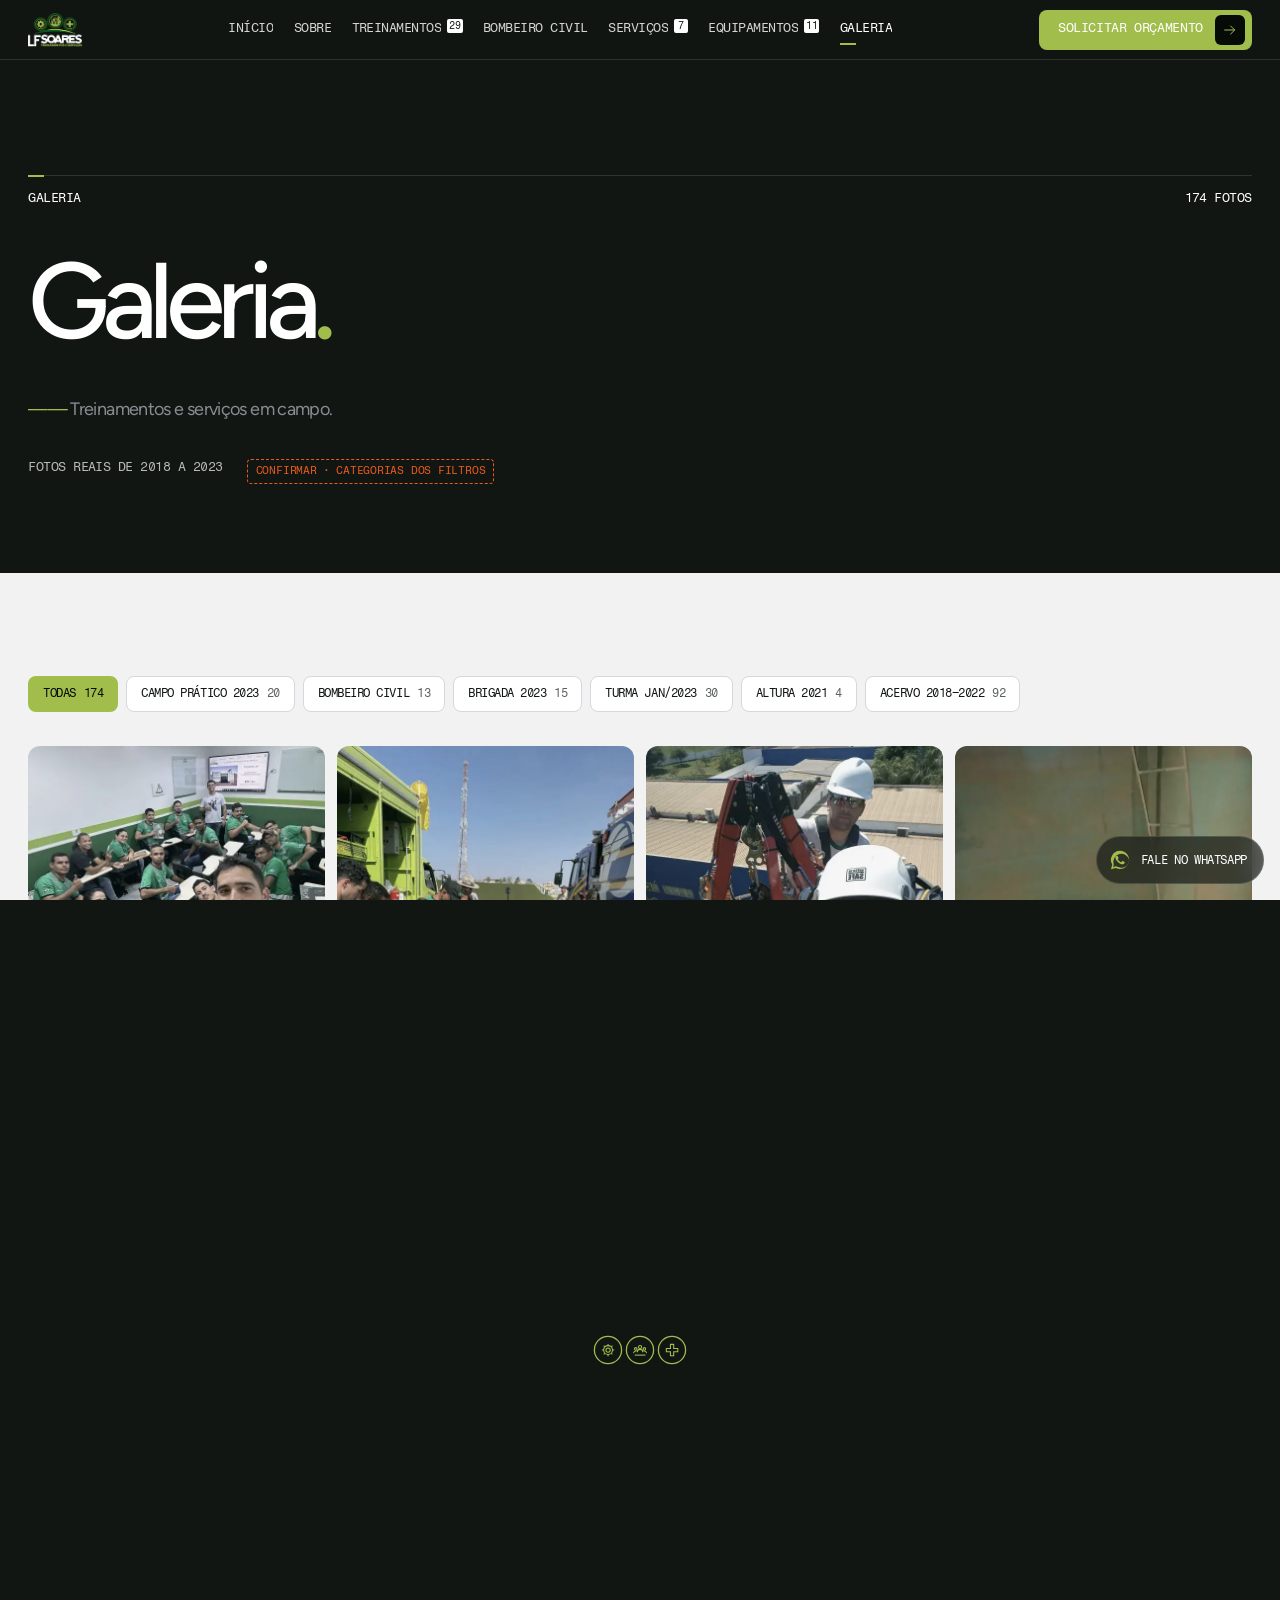
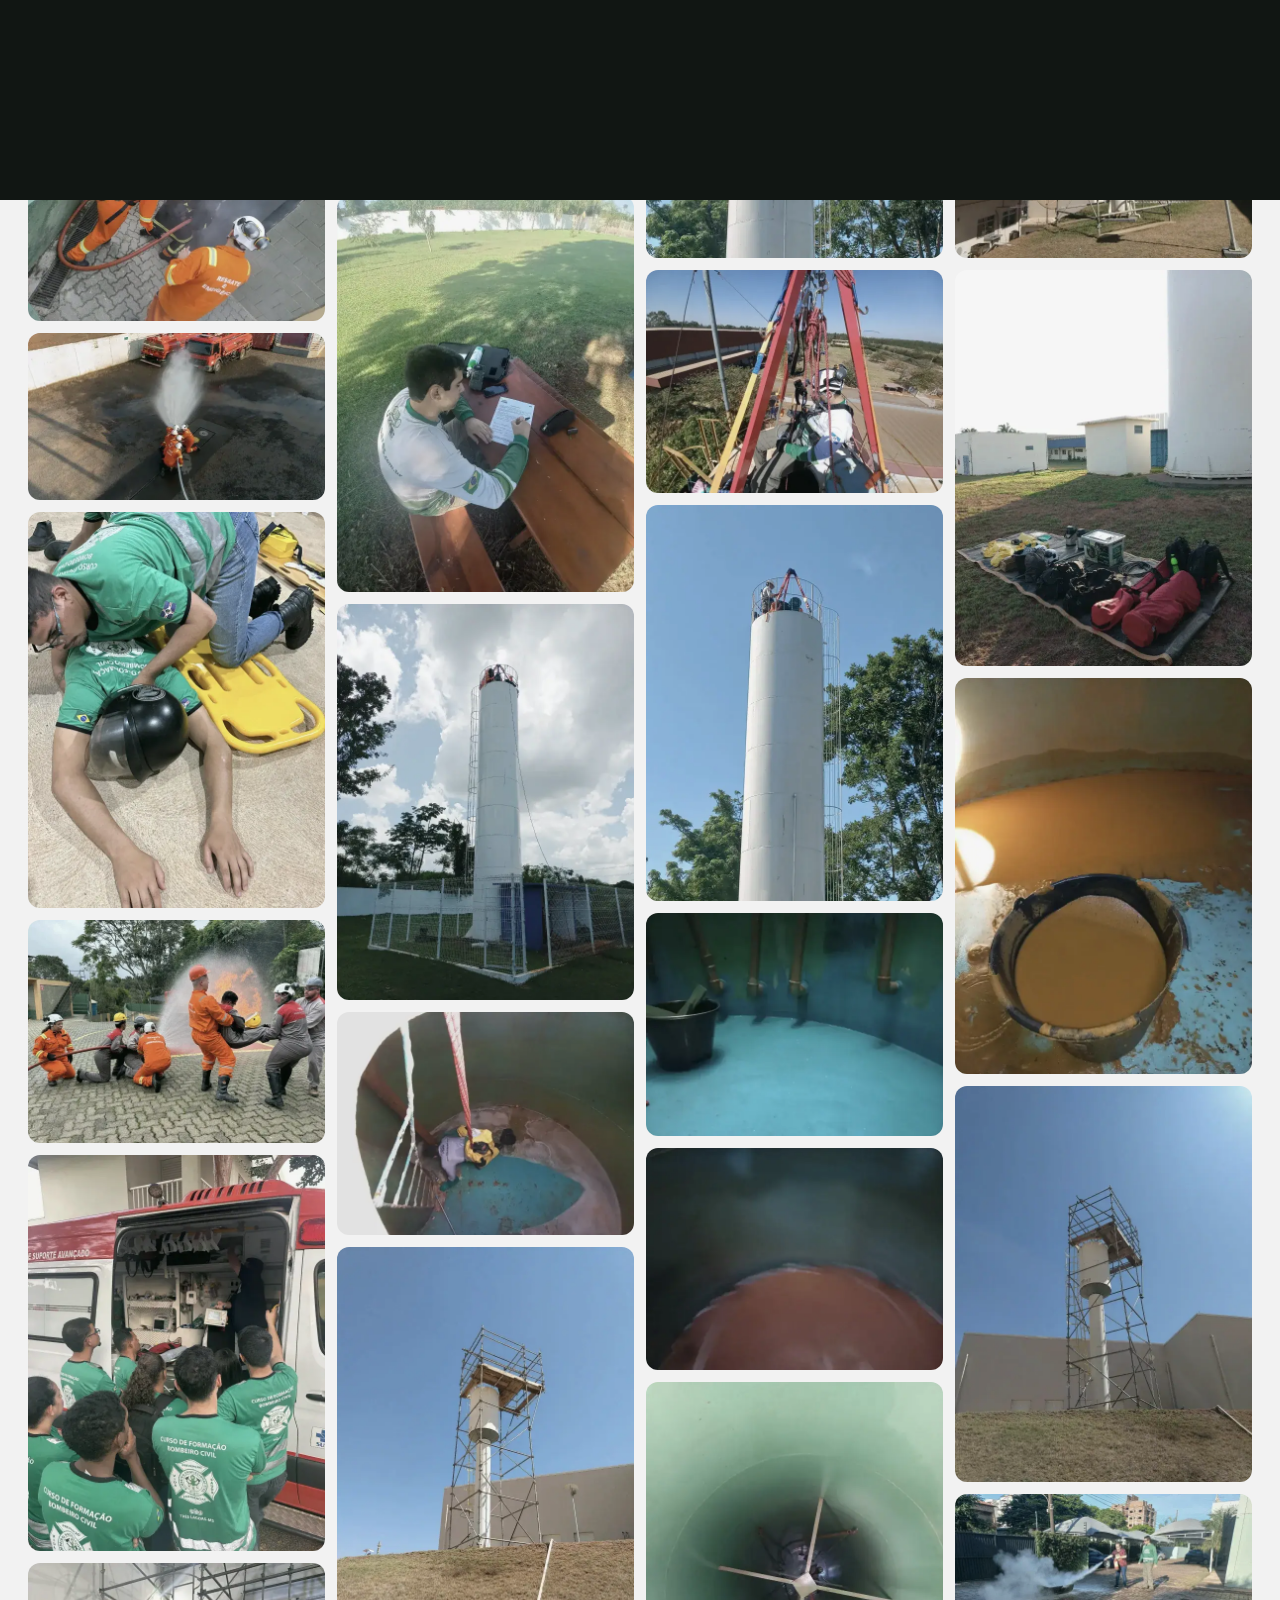
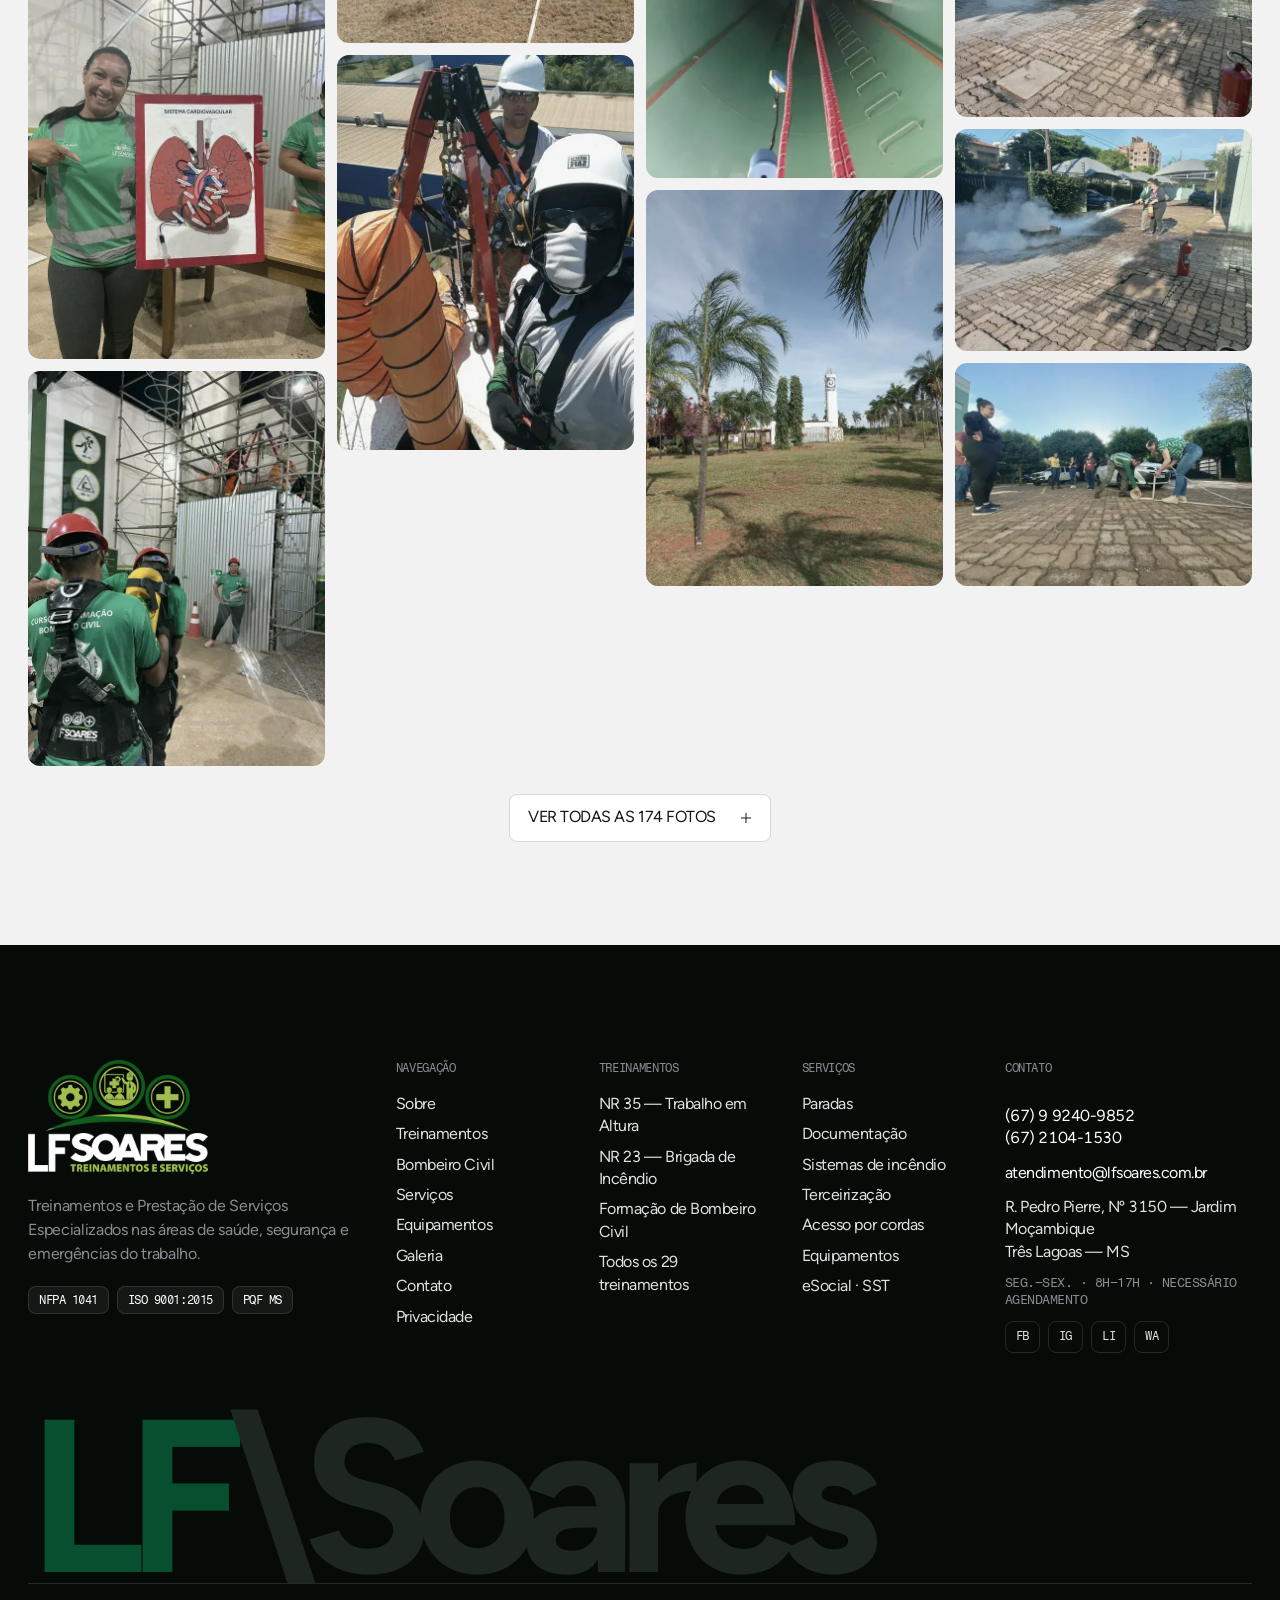
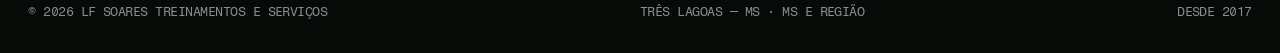
<file: galeria/index.html>
<!doctype html>
<html lang="pt-BR">
<head>
<meta charset="utf-8">
<title>Galeria · Treinamentos e serviços em campo · LF Soares</title>
<meta name="description" content="Fotos reais de treinamentos e serviços da LF Soares: campo prático, Bombeiro Civil, brigada de incêndio, altura e espaço confinado.">
<meta name="viewport" content="width=device-width, initial-scale=1, viewport-fit=cover">
<meta name="theme-color" content="#111613">
<link rel="canonical" href="https://www.lfsoares.com.br/galeria">
<meta property="og:type" content="website"><meta property="og:locale" content="pt_BR"><meta property="og:site_name" content="LF Soares Treinamentos e Serviços">
<meta property="og:title" content="Galeria · Treinamentos e serviços em campo · LF Soares"><meta property="og:description" content="Fotos reais de treinamentos e serviços da LF Soares: campo prático, Bombeiro Civil, brigada de incêndio, altura e espaço confinado."><meta property="og:url" content="https://agenciaothon.github.io/lf-soares/galeria/"><meta property="og:image" content="https://agenciaothon.github.io/lf-soares/assets/og.jpg">
<meta name="twitter:card" content="summary_large_image">
<link rel="icon" href="../assets/favicon.svg" type="image/svg+xml">
<link rel="preload" href="../assets/fonts/figtree-latin-500-normal.woff2" as="font" type="font/woff2" crossorigin><link rel="stylesheet" href="../assets/fonts.css">
<link rel="stylesheet" href="../assets/site.css">
<script type="application/ld+json">{"@context":"https://schema.org","@type":["LocalBusiness","EducationalOrganization"],"name":"LF Soares Treinamentos e Serviços","url":"https://www.lfsoares.com.br","foundingDate":"2017","telephone":"+55-67-99240-9852","email":"atendimento@lfsoares.com.br","areaServed":["Mato Grosso do Sul","São Paulo"],"address":{"@type":"PostalAddress","streetAddress":"R. Pedro Pierre, Nº 3150","addressLocality":"Três Lagoas","addressRegion":"MS","addressCountry":"BR"},"sameAs":["https://facebook.com/lfsoarestreinamentoseservicos","https://instagram.com/lfsoarestreinamentoseservicos/","https://www.linkedin.com/company/lf-soares-treinamentos-e-servi%C3%A7os/"],"description":"Treinamentos e Prestação de Serviços Especializados nas áreas de saúde, segurança e emergências do trabalho."}</script>
</head>
<body>
<div class="site" data-mode="local" lang="pt-BR">
<a class="skip" href="#conteudo">Pular para o conteúdo</a>

<header class="nav" role="banner">
  <div class="nav__bar wrap">
    <a class="nav__logo" href="../index.html" aria-label="LF Soares — início"><img class="" src="../img/logo/lf-soares-escuro.png" width="472" height="300" alt="LF Soares Treinamentos e Serviços"></a>
    <nav class="nav__links" aria-label="Principal">
      <a href="../index.html"><span data-roll>Início</span></a><a href="../sobre/index.html"><span data-roll>Sobre</span></a><a href="../treinamentos/index.html"><span data-roll>Treinamentos</span><span class="badge" aria-label="29 itens">29</span></a><a href="../bombeiro-civil/index.html"><span data-roll>Bombeiro Civil</span></a><a href="../servicos/index.html"><span data-roll>Serviços</span><span class="badge" aria-label="7 itens">7</span></a><a href="../equipamentos/index.html"><span data-roll>Equipamentos</span><span class="badge" aria-label="11 itens">11</span></a><a href="index.html" aria-current="page"><span data-roll>Galeria</span></a>
    </nav>
    <div class="nav__cta">
      <a class="btn btn--primary" href="../contato/index.html" ><span data-roll="chars" data-btnlabel>Solicitar orçamento</span><span class="btn__arrow" aria-hidden="true"><svg viewBox="0 0 24 24" fill="none" stroke="currentColor" stroke-width="1.5" stroke-linecap="round" stroke-linejoin="round" aria-hidden="true" focusable="false"><path d="M4 12h15M13 6l6 6-6 6"/></svg><svg viewBox="0 0 24 24" fill="none" stroke="currentColor" stroke-width="1.5" stroke-linecap="round" stroke-linejoin="round" aria-hidden="true" focusable="false"><path d="M4 12h15M13 6l6 6-6 6"/></svg></span></a>
      <button class="nav__burger" type="button" aria-expanded="false" aria-controls="menu" aria-label="Abrir menu"><span></span></button>
    </div>
  </div>
</header>
<div class="menu" id="menu" hidden role="dialog" aria-modal="true" aria-label="Menu">
  <div class="menu__top wrap"><img class="" src="../img/logo/lf-soares-escuro.png" width="472" height="300" alt="LF Soares Treinamentos e Serviços"><button class="menu__close" type="button" aria-label="Fechar menu"><svg viewBox="0 0 24 24" fill="none" stroke="currentColor" stroke-width="1.5" stroke-linecap="round" stroke-linejoin="round" aria-hidden="true" focusable="false"><path d="M6 6l12 12M18 6L6 18"/></svg></button></div>
  <nav class="menu__list wrap" aria-label="Menu">
    <a href="../index.html"><span class="t-label-xs">/01</span><span data-roll>Início</span></a><a href="../sobre/index.html"><span class="t-label-xs">/02</span><span data-roll>Sobre</span></a><a href="../treinamentos/index.html"><span class="t-label-xs">/03</span><span data-roll>Treinamentos</span><span class="badge">29</span></a><a href="../bombeiro-civil/index.html"><span class="t-label-xs">/04</span><span data-roll>Bombeiro Civil</span></a><a href="../servicos/index.html"><span class="t-label-xs">/05</span><span data-roll>Serviços</span><span class="badge">7</span></a><a href="../equipamentos/index.html"><span class="t-label-xs">/06</span><span data-roll>Equipamentos</span><span class="badge">11</span></a><a href="index.html" aria-current="page"><span class="t-label-xs">/07</span><span data-roll>Galeria</span></a><a href="../contato/index.html"><span class="t-label-xs">/08</span><span data-roll>Contato</span></a>
  </nav>
  <div class="menu__foot wrap t-label-s">
    <span>(67) 9 9240-9852 · WhatsApp</span>
    <span>atendimento@lfsoares.com.br</span>
    <span>Três Lagoas — MS</span>
  </div>
</div>
<main id="conteudo">

<section class="phero" data-tone="dark">
  <div class="wrap phero__grid">
    
    <div class="eyebrow"><span class="t-label-s">Galeria</span><span class="t-label-s">174 fotos</span></div>
    <h1 class="t-dxl" data-hero="slideFromLeft">Galeria<span class="dot">.</span></h1>
    <p class="t-lead lede measure" data-hero="fadeUp">Treinamentos e serviços em campo.</p>
    <div class="phero__meta t-label-s" data-hero="fade"><span>Fotos reais de 2018 a 2023</span><span><span class="pend pend--confirmar">categorias dos filtros</span></span></div>
    
  </div>
</section>
<section class="sec sec-tight" data-tone="light" aria-label="Fotos">
  <div class="wrap stack" style="--stack:28px" data-gallery>
    <div class="filters" role="group" aria-label="Filtrar fotos"><button type="button" data-gfilter="todas" aria-pressed="true">Todas <span class="n">174</span></button><button type="button" data-gfilter="campo" aria-pressed="false">Campo prático 2023 <span class="n">20</span></button><button type="button" data-gfilter="bombeiro" aria-pressed="false">Bombeiro Civil <span class="n">13</span></button><button type="button" data-gfilter="brigada" aria-pressed="false">Brigada 2023 <span class="n">15</span></button><button type="button" data-gfilter="turma23" aria-pressed="false">Turma jan/2023 <span class="n">30</span></button><button type="button" data-gfilter="altura21" aria-pressed="false">Altura 2021 <span class="n">4</span></button><button type="button" data-gfilter="acervo" aria-pressed="false">Acervo 2018–2022 <span class="n">92</span></button></div>
    <div class="gal"><button class="gal__item" type="button" data-cat="bombeiro" data-full="../img/galeria/img-9631-1200.webp"><img class="" src="../img/galeria/img-9631-1200.webp" srcset="../img/galeria/img-9631-600.webp 600w, ../img/galeria/img-9631-1200.webp 1200w" sizes="(max-width: 640px) 50vw, 25vw" width="1200" height="900" alt="Curso de Formação de Bombeiro Civil — foto 1" loading="lazy" decoding="async"></button><button class="gal__item" type="button" data-cat="bombeiro" data-full="../img/galeria/cd2b6956-22bf-477f-a32d-f19723a4c189-1200.webp"><img class="" src="../img/galeria/cd2b6956-22bf-477f-a32d-f19723a4c189-1200.webp" srcset="../img/galeria/cd2b6956-22bf-477f-a32d-f19723a4c189-600.webp 600w, ../img/galeria/cd2b6956-22bf-477f-a32d-f19723a4c189-1200.webp 1200w" sizes="(max-width: 640px) 50vw, 25vw" width="1200" height="1600" alt="Curso de Formação de Bombeiro Civil — foto 2" loading="lazy" decoding="async"></button><button class="gal__item" type="button" data-cat="bombeiro" data-full="../img/galeria/69bfa1d9-d743-404b-b97d-e50facb60a0d-600.webp"><img class="" src="../img/galeria/69bfa1d9-d743-404b-b97d-e50facb60a0d-600.webp" width="600" height="600" alt="Curso de Formação de Bombeiro Civil — foto 3" loading="lazy" decoding="async"></button><button class="gal__item" type="button" data-cat="bombeiro" data-full="../img/galeria/eed3df22-eb18-458f-b507-b914c7fb1ef6-1200.webp"><img class="" src="../img/galeria/eed3df22-eb18-458f-b507-b914c7fb1ef6-1200.webp" srcset="../img/galeria/eed3df22-eb18-458f-b507-b914c7fb1ef6-600.webp 600w, ../img/galeria/eed3df22-eb18-458f-b507-b914c7fb1ef6-1200.webp 1200w" sizes="(max-width: 640px) 50vw, 25vw" width="1200" height="903" alt="Curso de Formação de Bombeiro Civil — foto 4" loading="lazy" decoding="async"></button><button class="gal__item" type="button" data-cat="bombeiro" data-full="../img/galeria/82ab9797-a24a-42a5-ae21-3a2097d44c48-1200.webp"><img class="" src="../img/galeria/82ab9797-a24a-42a5-ae21-3a2097d44c48-1200.webp" srcset="../img/galeria/82ab9797-a24a-42a5-ae21-3a2097d44c48-600.webp 600w, ../img/galeria/82ab9797-a24a-42a5-ae21-3a2097d44c48-1200.webp 1200w" sizes="(max-width: 640px) 50vw, 25vw" width="1200" height="675" alt="Curso de Formação de Bombeiro Civil — foto 5" loading="lazy" decoding="async"></button><button class="gal__item" type="button" data-cat="bombeiro" data-full="../img/galeria/img-7993-2-1200.webp"><img class="" src="../img/galeria/img-7993-2-1200.webp" srcset="../img/galeria/img-7993-2-600.webp 600w, ../img/galeria/img-7993-2-1200.webp 1200w" sizes="(max-width: 640px) 50vw, 25vw" width="1200" height="1600" alt="Curso de Formação de Bombeiro Civil — foto 6" loading="lazy" decoding="async"></button><button class="gal__item" type="button" data-cat="bombeiro" data-full="../img/galeria/img-4124-44799b60-1200.webp"><img class="" src="../img/galeria/img-4124-44799b60-1200.webp" srcset="../img/galeria/img-4124-44799b60-600.webp 600w, ../img/galeria/img-4124-44799b60-1200.webp 1200w" sizes="(max-width: 640px) 50vw, 25vw" width="1200" height="900" alt="Curso de Formação de Bombeiro Civil — foto 7" loading="lazy" decoding="async"></button><button class="gal__item" type="button" data-cat="bombeiro" data-full="../img/galeria/img-3165-1200.webp"><img class="" src="../img/galeria/img-3165-1200.webp" srcset="../img/galeria/img-3165-600.webp 600w, ../img/galeria/img-3165-1200.webp 1200w" sizes="(max-width: 640px) 50vw, 25vw" width="1200" height="1600" alt="Curso de Formação de Bombeiro Civil — foto 8" loading="lazy" decoding="async"></button><button class="gal__item" type="button" data-cat="bombeiro" data-full="../img/galeria/img-9229-2-1200.webp"><img class="" src="../img/galeria/img-9229-2-1200.webp" srcset="../img/galeria/img-9229-2-600.webp 600w, ../img/galeria/img-9229-2-1200.webp 1200w" sizes="(max-width: 640px) 50vw, 25vw" width="1200" height="1600" alt="Curso de Formação de Bombeiro Civil — foto 9" loading="lazy" decoding="async"></button><button class="gal__item" type="button" data-cat="bombeiro" data-full="../img/galeria/img-2973-1200.webp"><img class="" src="../img/galeria/img-2973-1200.webp" srcset="../img/galeria/img-2973-600.webp 600w, ../img/galeria/img-2973-1200.webp 1200w" sizes="(max-width: 640px) 50vw, 25vw" width="1200" height="1600" alt="Curso de Formação de Bombeiro Civil — foto 10" loading="lazy" decoding="async"></button><button class="gal__item" type="button" data-cat="bombeiro" data-full="../img/galeria/6767676e-b1d3-4640-8bbb-514df5a156f6-1200.webp"><img class="" src="../img/galeria/6767676e-b1d3-4640-8bbb-514df5a156f6-1200.webp" srcset="../img/galeria/6767676e-b1d3-4640-8bbb-514df5a156f6-600.webp 600w, ../img/galeria/6767676e-b1d3-4640-8bbb-514df5a156f6-1200.webp 1200w" sizes="(max-width: 640px) 50vw, 25vw" width="1200" height="1600" alt="Curso de Formação de Bombeiro Civil — foto 11" loading="lazy" decoding="async"></button><button class="gal__item" type="button" data-cat="bombeiro" data-full="../img/galeria/img-3505-1200.webp"><img class="" src="../img/galeria/img-3505-1200.webp" srcset="../img/galeria/img-3505-600.webp 600w, ../img/galeria/img-3505-1200.webp 1200w" sizes="(max-width: 640px) 50vw, 25vw" width="1200" height="1600" alt="Curso de Formação de Bombeiro Civil — foto 12" loading="lazy" decoding="async"></button><button class="gal__item" type="button" data-cat="campo" data-full="../img/galeria/20230204-145117-1200.webp"><img class="" src="../img/galeria/20230204-145117-1200.webp" srcset="../img/galeria/20230204-145117-600.webp 600w, ../img/galeria/20230204-145117-1200.webp 1200w" sizes="(max-width: 640px) 50vw, 25vw" width="1200" height="900" alt="Treinamento no campo prático: torre, tanques e resgate — foto 13" loading="lazy" decoding="async"></button><button class="gal__item" type="button" data-cat="campo" data-full="../img/galeria/20230205-072558-1200.webp"><img class="" src="../img/galeria/20230205-072558-1200.webp" srcset="../img/galeria/20230205-072558-600.webp 600w, ../img/galeria/20230205-072558-1200.webp 1200w" sizes="(max-width: 640px) 50vw, 25vw" width="1200" height="1600" alt="Treinamento no campo prático: torre, tanques e resgate — foto 14" loading="lazy" decoding="async"></button><button class="gal__item" type="button" data-cat="campo" data-full="../img/galeria/20230205-124020-1200.webp"><img class="" src="../img/galeria/20230205-124020-1200.webp" srcset="../img/galeria/20230205-124020-600.webp 600w, ../img/galeria/20230205-124020-1200.webp 1200w" sizes="(max-width: 640px) 50vw, 25vw" width="1200" height="1600" alt="Treinamento no campo prático: torre, tanques e resgate — foto 15" loading="lazy" decoding="async"></button><button class="gal__item" type="button" data-cat="campo" data-full="../img/galeria/photo-2023-02-01-11-00-55-5-184ce922-1200.webp"><img class="" src="../img/galeria/photo-2023-02-01-11-00-55-5-184ce922-1200.webp" srcset="../img/galeria/photo-2023-02-01-11-00-55-5-184ce922-600.webp 600w, ../img/galeria/photo-2023-02-01-11-00-55-5-184ce922-1200.webp 1200w" sizes="(max-width: 640px) 50vw, 25vw" width="1200" height="900" alt="Treinamento no campo prático: torre, tanques e resgate — foto 16" loading="lazy" decoding="async"></button><button class="gal__item" type="button" data-cat="campo" data-full="../img/galeria/photo-2023-02-01-11-00-16-a88dd449-1200.webp"><img class="" src="../img/galeria/photo-2023-02-01-11-00-16-a88dd449-1200.webp" srcset="../img/galeria/photo-2023-02-01-11-00-16-a88dd449-600.webp 600w, ../img/galeria/photo-2023-02-01-11-00-16-a88dd449-1200.webp 1200w" sizes="(max-width: 640px) 50vw, 25vw" width="1200" height="1600" alt="Treinamento no campo prático: torre, tanques e resgate — foto 17" loading="lazy" decoding="async"></button><button class="gal__item" type="button" data-cat="campo" data-full="../img/galeria/20230205-093410-1200.webp"><img class="" src="../img/galeria/20230205-093410-1200.webp" srcset="../img/galeria/20230205-093410-600.webp 600w, ../img/galeria/20230205-093410-1200.webp 1200w" sizes="(max-width: 640px) 50vw, 25vw" width="1200" height="1600" alt="Treinamento no campo prático: torre, tanques e resgate — foto 18" loading="lazy" decoding="async"></button><button class="gal__item" type="button" data-cat="campo" data-full="../img/galeria/20230205-093414-1200.webp"><img class="" src="../img/galeria/20230205-093414-1200.webp" srcset="../img/galeria/20230205-093414-600.webp 600w, ../img/galeria/20230205-093414-1200.webp 1200w" sizes="(max-width: 640px) 50vw, 25vw" width="1200" height="1600" alt="Treinamento no campo prático: torre, tanques e resgate — foto 19" loading="lazy" decoding="async"></button><button class="gal__item" type="button" data-cat="acervo" data-full="../img/galeria/292971579-3283184801928445-3201935398407887484-n-3a9702eb-600.webp"><img class="" src="../img/galeria/292971579-3283184801928445-3201935398407887484-n-3a9702eb-600.webp" width="600" height="600" alt="Treinamento da LF Soares — foto 20" loading="lazy" decoding="async"></button><button class="gal__item" type="button" data-cat="campo" data-full="../img/galeria/20230205-083147-1200.webp"><img class="" src="../img/galeria/20230205-083147-1200.webp" srcset="../img/galeria/20230205-083147-600.webp 600w, ../img/galeria/20230205-083147-1200.webp 1200w" sizes="(max-width: 640px) 50vw, 25vw" width="1200" height="1600" alt="Treinamento no campo prático: torre, tanques e resgate — foto 21" loading="lazy" decoding="async"></button><button class="gal__item" type="button" data-cat="campo" data-full="../img/galeria/photo-2023-02-01-11-02-13-aa3d6c67-1200.webp"><img class="" src="../img/galeria/photo-2023-02-01-11-02-13-aa3d6c67-1200.webp" srcset="../img/galeria/photo-2023-02-01-11-02-13-aa3d6c67-600.webp 600w, ../img/galeria/photo-2023-02-01-11-02-13-aa3d6c67-1200.webp 1200w" sizes="(max-width: 640px) 50vw, 25vw" width="1200" height="900" alt="Treinamento no campo prático: torre, tanques e resgate — foto 22" loading="lazy" decoding="async"></button><button class="gal__item" type="button" data-cat="campo" data-full="../img/galeria/20230205-083142-1200.webp"><img class="" src="../img/galeria/20230205-083142-1200.webp" srcset="../img/galeria/20230205-083142-600.webp 600w, ../img/galeria/20230205-083142-1200.webp 1200w" sizes="(max-width: 640px) 50vw, 25vw" width="1200" height="1600" alt="Treinamento no campo prático: torre, tanques e resgate — foto 23" loading="lazy" decoding="async"></button><button class="gal__item" type="button" data-cat="campo" data-full="../img/galeria/photo-2023-02-01-11-02-14-600.webp"><img class="" src="../img/galeria/photo-2023-02-01-11-02-14-600.webp" width="600" height="450" alt="Treinamento no campo prático: torre, tanques e resgate — foto 24" loading="lazy" decoding="async"></button><button class="gal__item" type="button" data-cat="campo" data-full="../img/galeria/photo-2023-02-01-11-02-12-600.webp"><img class="" src="../img/galeria/photo-2023-02-01-11-02-12-600.webp" width="600" height="450" alt="Treinamento no campo prático: torre, tanques e resgate — foto 25" loading="lazy" decoding="async"></button><button class="gal__item" type="button" data-cat="campo" data-full="../img/galeria/photo-2023-02-01-11-02-12-2-1200.webp"><img class="" src="../img/galeria/photo-2023-02-01-11-02-12-2-1200.webp" srcset="../img/galeria/photo-2023-02-01-11-02-12-2-600.webp 600w, ../img/galeria/photo-2023-02-01-11-02-12-2-1200.webp 1200w" sizes="(max-width: 640px) 50vw, 25vw" width="1200" height="1600" alt="Treinamento no campo prático: torre, tanques e resgate — foto 26" loading="lazy" decoding="async"></button><button class="gal__item" type="button" data-cat="campo" data-full="../img/galeria/photo-2023-02-01-11-00-55-4-1200.webp"><img class="" src="../img/galeria/photo-2023-02-01-11-00-55-4-1200.webp" srcset="../img/galeria/photo-2023-02-01-11-00-55-4-600.webp 600w, ../img/galeria/photo-2023-02-01-11-00-55-4-1200.webp 1200w" sizes="(max-width: 640px) 50vw, 25vw" width="1200" height="1600" alt="Treinamento no campo prático: torre, tanques e resgate — foto 27" loading="lazy" decoding="async"></button><button class="gal__item" type="button" data-cat="campo" data-full="../img/galeria/photo-2023-02-01-11-00-55-6-1200.webp"><img class="" src="../img/galeria/photo-2023-02-01-11-00-55-6-1200.webp" srcset="../img/galeria/photo-2023-02-01-11-00-55-6-600.webp 600w, ../img/galeria/photo-2023-02-01-11-00-55-6-1200.webp 1200w" sizes="(max-width: 640px) 50vw, 25vw" width="1200" height="1600" alt="Treinamento no campo prático: torre, tanques e resgate — foto 28" loading="lazy" decoding="async"></button><button class="gal__item" type="button" data-cat="campo" data-full="../img/galeria/photo-2023-02-01-11-00-55-17ad38c7-600.webp"><img class="" src="../img/galeria/photo-2023-02-01-11-00-55-17ad38c7-600.webp" width="600" height="600" alt="Treinamento no campo prático: torre, tanques e resgate — foto 29" loading="lazy" decoding="async"></button><button class="gal__item" type="button" data-cat="campo" data-full="../img/galeria/photo-2023-02-01-11-00-17-1200.webp"><img class="" src="../img/galeria/photo-2023-02-01-11-00-17-1200.webp" srcset="../img/galeria/photo-2023-02-01-11-00-17-600.webp 600w, ../img/galeria/photo-2023-02-01-11-00-17-1200.webp 1200w" sizes="(max-width: 640px) 50vw, 25vw" width="1200" height="1600" alt="Treinamento no campo prático: torre, tanques e resgate — foto 30" loading="lazy" decoding="async"></button><button class="gal__item" type="button" data-cat="campo" data-full="../img/galeria/photo-2023-02-01-11-00-55-2-1200.webp"><img class="" src="../img/galeria/photo-2023-02-01-11-00-55-2-1200.webp" srcset="../img/galeria/photo-2023-02-01-11-00-55-2-600.webp 600w, ../img/galeria/photo-2023-02-01-11-00-55-2-1200.webp 1200w" sizes="(max-width: 640px) 50vw, 25vw" width="1200" height="1600" alt="Treinamento no campo prático: torre, tanques e resgate — foto 31" loading="lazy" decoding="async"></button><button class="gal__item" type="button" data-cat="campo" data-full="../img/galeria/photo-2023-02-01-11-00-55-3-1200.webp"><img class="" src="../img/galeria/photo-2023-02-01-11-00-55-3-1200.webp" srcset="../img/galeria/photo-2023-02-01-11-00-55-3-600.webp 600w, ../img/galeria/photo-2023-02-01-11-00-55-3-1200.webp 1200w" sizes="(max-width: 640px) 50vw, 25vw" width="1200" height="1600" alt="Treinamento no campo prático: torre, tanques e resgate — foto 32" loading="lazy" decoding="async"></button><button class="gal__item" type="button" data-cat="campo" data-full="../img/galeria/photo-2023-02-01-11-00-17-2-1200.webp"><img class="" src="../img/galeria/photo-2023-02-01-11-00-17-2-1200.webp" srcset="../img/galeria/photo-2023-02-01-11-00-17-2-600.webp 600w, ../img/galeria/photo-2023-02-01-11-00-17-2-1200.webp 1200w" sizes="(max-width: 640px) 50vw, 25vw" width="1200" height="1600" alt="Treinamento no campo prático: torre, tanques e resgate — foto 33" loading="lazy" decoding="async"></button><button class="gal__item" type="button" data-cat="turma23" data-full="../img/galeria/whatsapp-image-2023-01-26-at-13-31-58-2-1200.webp"><img class="" src="../img/galeria/whatsapp-image-2023-01-26-at-13-31-58-2-1200.webp" srcset="../img/galeria/whatsapp-image-2023-01-26-at-13-31-58-2-600.webp 600w, ../img/galeria/whatsapp-image-2023-01-26-at-13-31-58-2-1200.webp 1200w" sizes="(max-width: 640px) 50vw, 25vw" width="1200" height="900" alt="Turma em treinamento de segurança do trabalho — foto 34" loading="lazy" decoding="async"></button><button class="gal__item" type="button" data-cat="turma23" data-full="../img/galeria/whatsapp-image-2023-01-26-at-13-31-58-1200.webp"><img class="" src="../img/galeria/whatsapp-image-2023-01-26-at-13-31-58-1200.webp" srcset="../img/galeria/whatsapp-image-2023-01-26-at-13-31-58-600.webp 600w, ../img/galeria/whatsapp-image-2023-01-26-at-13-31-58-1200.webp 1200w" sizes="(max-width: 640px) 50vw, 25vw" width="1200" height="900" alt="Turma em treinamento de segurança do trabalho — foto 35" loading="lazy" decoding="async"></button><button class="gal__item" type="button" data-cat="turma23" data-full="../img/galeria/whatsapp-image-2023-01-26-at-13-31-58-3-1200.webp"><img class="" src="../img/galeria/whatsapp-image-2023-01-26-at-13-31-58-3-1200.webp" srcset="../img/galeria/whatsapp-image-2023-01-26-at-13-31-58-3-600.webp 600w, ../img/galeria/whatsapp-image-2023-01-26-at-13-31-58-3-1200.webp 1200w" sizes="(max-width: 640px) 50vw, 25vw" width="1200" height="900" alt="Turma em treinamento de segurança do trabalho — foto 36" loading="lazy" decoding="async"></button><button class="gal__item is-extra" type="button" data-cat="turma23" data-full="../img/galeria/whatsapp-image-2023-01-26-at-13-31-59-1200.webp"><img class="" src="../img/galeria/whatsapp-image-2023-01-26-at-13-31-59-1200.webp" srcset="../img/galeria/whatsapp-image-2023-01-26-at-13-31-59-600.webp 600w, ../img/galeria/whatsapp-image-2023-01-26-at-13-31-59-1200.webp 1200w" sizes="(max-width: 640px) 50vw, 25vw" width="1200" height="900" alt="Turma em treinamento de segurança do trabalho — foto 37" loading="lazy" decoding="async"></button><button class="gal__item is-extra" type="button" data-cat="turma23" data-full="../img/galeria/whatsapp-image-2023-01-26-at-13-31-57-1200.webp"><img class="" src="../img/galeria/whatsapp-image-2023-01-26-at-13-31-57-1200.webp" srcset="../img/galeria/whatsapp-image-2023-01-26-at-13-31-57-600.webp 600w, ../img/galeria/whatsapp-image-2023-01-26-at-13-31-57-1200.webp 1200w" sizes="(max-width: 640px) 50vw, 25vw" width="1200" height="900" alt="Turma em treinamento de segurança do trabalho — foto 38" loading="lazy" decoding="async"></button><button class="gal__item is-extra" type="button" data-cat="turma23" data-full="../img/galeria/whatsapp-image-2023-01-26-at-13-31-57-4-1200.webp"><img class="" src="../img/galeria/whatsapp-image-2023-01-26-at-13-31-57-4-1200.webp" srcset="../img/galeria/whatsapp-image-2023-01-26-at-13-31-57-4-600.webp 600w, ../img/galeria/whatsapp-image-2023-01-26-at-13-31-57-4-1200.webp 1200w" sizes="(max-width: 640px) 50vw, 25vw" width="1200" height="1600" alt="Turma em treinamento de segurança do trabalho — foto 39" loading="lazy" decoding="async"></button><button class="gal__item is-extra" type="button" data-cat="turma23" data-full="../img/galeria/whatsapp-image-2023-01-26-at-13-31-56-3-1200.webp"><img class="" src="../img/galeria/whatsapp-image-2023-01-26-at-13-31-56-3-1200.webp" srcset="../img/galeria/whatsapp-image-2023-01-26-at-13-31-56-3-600.webp 600w, ../img/galeria/whatsapp-image-2023-01-26-at-13-31-56-3-1200.webp 1200w" sizes="(max-width: 640px) 50vw, 25vw" width="1200" height="900" alt="Turma em treinamento de segurança do trabalho — foto 40" loading="lazy" decoding="async"></button><button class="gal__item is-extra" type="button" data-cat="turma23" data-full="../img/galeria/whatsapp-image-2023-01-26-at-13-31-57-2-1200.webp"><img class="" src="../img/galeria/whatsapp-image-2023-01-26-at-13-31-57-2-1200.webp" srcset="../img/galeria/whatsapp-image-2023-01-26-at-13-31-57-2-600.webp 600w, ../img/galeria/whatsapp-image-2023-01-26-at-13-31-57-2-1200.webp 1200w" sizes="(max-width: 640px) 50vw, 25vw" width="1200" height="900" alt="Turma em treinamento de segurança do trabalho — foto 41" loading="lazy" decoding="async"></button><button class="gal__item is-extra" type="button" data-cat="turma23" data-full="../img/galeria/whatsapp-image-2023-01-26-at-13-31-55-3-1200.webp"><img class="" src="../img/galeria/whatsapp-image-2023-01-26-at-13-31-55-3-1200.webp" srcset="../img/galeria/whatsapp-image-2023-01-26-at-13-31-55-3-600.webp 600w, ../img/galeria/whatsapp-image-2023-01-26-at-13-31-55-3-1200.webp 1200w" sizes="(max-width: 640px) 50vw, 25vw" width="1200" height="900" alt="Turma em treinamento de segurança do trabalho — foto 42" loading="lazy" decoding="async"></button><button class="gal__item is-extra" type="button" data-cat="turma23" data-full="../img/galeria/whatsapp-image-2023-01-26-at-13-31-56-1200.webp"><img class="" src="../img/galeria/whatsapp-image-2023-01-26-at-13-31-56-1200.webp" srcset="../img/galeria/whatsapp-image-2023-01-26-at-13-31-56-600.webp 600w, ../img/galeria/whatsapp-image-2023-01-26-at-13-31-56-1200.webp 1200w" sizes="(max-width: 640px) 50vw, 25vw" width="1200" height="1600" alt="Turma em treinamento de segurança do trabalho — foto 43" loading="lazy" decoding="async"></button><button class="gal__item is-extra" type="button" data-cat="turma23" data-full="../img/galeria/whatsapp-image-2023-01-26-at-13-31-56-2-1200.webp"><img class="" src="../img/galeria/whatsapp-image-2023-01-26-at-13-31-56-2-1200.webp" srcset="../img/galeria/whatsapp-image-2023-01-26-at-13-31-56-2-600.webp 600w, ../img/galeria/whatsapp-image-2023-01-26-at-13-31-56-2-1200.webp 1200w" sizes="(max-width: 640px) 50vw, 25vw" width="1200" height="1600" alt="Turma em treinamento de segurança do trabalho — foto 44" loading="lazy" decoding="async"></button><button class="gal__item is-extra" type="button" data-cat="turma23" data-full="../img/galeria/whatsapp-image-2023-01-26-at-13-31-55-1200.webp"><img class="" src="../img/galeria/whatsapp-image-2023-01-26-at-13-31-55-1200.webp" srcset="../img/galeria/whatsapp-image-2023-01-26-at-13-31-55-600.webp 600w, ../img/galeria/whatsapp-image-2023-01-26-at-13-31-55-1200.webp 1200w" sizes="(max-width: 640px) 50vw, 25vw" width="1200" height="900" alt="Turma em treinamento de segurança do trabalho — foto 45" loading="lazy" decoding="async"></button><button class="gal__item is-extra" type="button" data-cat="turma23" data-full="../img/galeria/whatsapp-image-2023-01-26-at-13-31-53-4-1200.webp"><img class="" src="../img/galeria/whatsapp-image-2023-01-26-at-13-31-53-4-1200.webp" srcset="../img/galeria/whatsapp-image-2023-01-26-at-13-31-53-4-600.webp 600w, ../img/galeria/whatsapp-image-2023-01-26-at-13-31-53-4-1200.webp 1200w" sizes="(max-width: 640px) 50vw, 25vw" width="1200" height="900" alt="Turma em treinamento de segurança do trabalho — foto 46" loading="lazy" decoding="async"></button><button class="gal__item is-extra" type="button" data-cat="turma23" data-full="../img/galeria/whatsapp-image-2023-01-26-at-13-31-55-2-1200.webp"><img class="" src="../img/galeria/whatsapp-image-2023-01-26-at-13-31-55-2-1200.webp" srcset="../img/galeria/whatsapp-image-2023-01-26-at-13-31-55-2-600.webp 600w, ../img/galeria/whatsapp-image-2023-01-26-at-13-31-55-2-1200.webp 1200w" sizes="(max-width: 640px) 50vw, 25vw" width="1200" height="900" alt="Turma em treinamento de segurança do trabalho — foto 47" loading="lazy" decoding="async"></button><button class="gal__item is-extra" type="button" data-cat="turma23" data-full="../img/galeria/whatsapp-image-2023-01-26-at-13-31-53-1200.webp"><img class="" src="../img/galeria/whatsapp-image-2023-01-26-at-13-31-53-1200.webp" srcset="../img/galeria/whatsapp-image-2023-01-26-at-13-31-53-600.webp 600w, ../img/galeria/whatsapp-image-2023-01-26-at-13-31-53-1200.webp 1200w" sizes="(max-width: 640px) 50vw, 25vw" width="1200" height="900" alt="Turma em treinamento de segurança do trabalho — foto 48" loading="lazy" decoding="async"></button><button class="gal__item is-extra" type="button" data-cat="turma23" data-full="../img/galeria/whatsapp-image-2023-01-26-at-13-31-54-1200.webp"><img class="" src="../img/galeria/whatsapp-image-2023-01-26-at-13-31-54-1200.webp" srcset="../img/galeria/whatsapp-image-2023-01-26-at-13-31-54-600.webp 600w, ../img/galeria/whatsapp-image-2023-01-26-at-13-31-54-1200.webp 1200w" sizes="(max-width: 640px) 50vw, 25vw" width="1200" height="900" alt="Turma em treinamento de segurança do trabalho — foto 49" loading="lazy" decoding="async"></button><button class="gal__item is-extra" type="button" data-cat="turma23" data-full="../img/galeria/whatsapp-image-2023-01-26-at-13-31-53-3-1200.webp"><img class="" src="../img/galeria/whatsapp-image-2023-01-26-at-13-31-53-3-1200.webp" srcset="../img/galeria/whatsapp-image-2023-01-26-at-13-31-53-3-600.webp 600w, ../img/galeria/whatsapp-image-2023-01-26-at-13-31-53-3-1200.webp 1200w" sizes="(max-width: 640px) 50vw, 25vw" width="1200" height="900" alt="Turma em treinamento de segurança do trabalho — foto 50" loading="lazy" decoding="async"></button><button class="gal__item is-extra" type="button" data-cat="turma23" data-full="../img/galeria/whatsapp-image-2023-01-26-at-13-31-53-2-1200.webp"><img class="" src="../img/galeria/whatsapp-image-2023-01-26-at-13-31-53-2-1200.webp" srcset="../img/galeria/whatsapp-image-2023-01-26-at-13-31-53-2-600.webp 600w, ../img/galeria/whatsapp-image-2023-01-26-at-13-31-53-2-1200.webp 1200w" sizes="(max-width: 640px) 50vw, 25vw" width="1200" height="900" alt="Turma em treinamento de segurança do trabalho — foto 51" loading="lazy" decoding="async"></button><button class="gal__item is-extra" type="button" data-cat="turma23" data-full="../img/galeria/whatsapp-image-2023-01-26-at-13-31-52-2-1200.webp"><img class="" src="../img/galeria/whatsapp-image-2023-01-26-at-13-31-52-2-1200.webp" srcset="../img/galeria/whatsapp-image-2023-01-26-at-13-31-52-2-600.webp 600w, ../img/galeria/whatsapp-image-2023-01-26-at-13-31-52-2-1200.webp 1200w" sizes="(max-width: 640px) 50vw, 25vw" width="1200" height="900" alt="Turma em treinamento de segurança do trabalho — foto 52" loading="lazy" decoding="async"></button><button class="gal__item is-extra" type="button" data-cat="turma23" data-full="../img/galeria/whatsapp-image-2023-01-26-at-13-31-52-1200.webp"><img class="" src="../img/galeria/whatsapp-image-2023-01-26-at-13-31-52-1200.webp" srcset="../img/galeria/whatsapp-image-2023-01-26-at-13-31-52-600.webp 600w, ../img/galeria/whatsapp-image-2023-01-26-at-13-31-52-1200.webp 1200w" sizes="(max-width: 640px) 50vw, 25vw" width="1200" height="900" alt="Turma em treinamento de segurança do trabalho — foto 53" loading="lazy" decoding="async"></button><button class="gal__item is-extra" type="button" data-cat="turma23" data-full="../img/galeria/whatsapp-image-2023-01-26-at-13-31-51-1200.webp"><img class="" src="../img/galeria/whatsapp-image-2023-01-26-at-13-31-51-1200.webp" srcset="../img/galeria/whatsapp-image-2023-01-26-at-13-31-51-600.webp 600w, ../img/galeria/whatsapp-image-2023-01-26-at-13-31-51-1200.webp 1200w" sizes="(max-width: 640px) 50vw, 25vw" width="1200" height="1600" alt="Turma em treinamento de segurança do trabalho — foto 54" loading="lazy" decoding="async"></button><button class="gal__item is-extra" type="button" data-cat="turma23" data-full="../img/galeria/whatsapp-image-2023-01-26-at-13-31-52-3-1200.webp"><img class="" src="../img/galeria/whatsapp-image-2023-01-26-at-13-31-52-3-1200.webp" srcset="../img/galeria/whatsapp-image-2023-01-26-at-13-31-52-3-600.webp 600w, ../img/galeria/whatsapp-image-2023-01-26-at-13-31-52-3-1200.webp 1200w" sizes="(max-width: 640px) 50vw, 25vw" width="1200" height="900" alt="Turma em treinamento de segurança do trabalho — foto 55" loading="lazy" decoding="async"></button><button class="gal__item is-extra" type="button" data-cat="turma23" data-full="../img/galeria/whatsapp-image-2023-01-26-at-13-31-51-3-1200.webp"><img class="" src="../img/galeria/whatsapp-image-2023-01-26-at-13-31-51-3-1200.webp" srcset="../img/galeria/whatsapp-image-2023-01-26-at-13-31-51-3-600.webp 600w, ../img/galeria/whatsapp-image-2023-01-26-at-13-31-51-3-1200.webp 1200w" sizes="(max-width: 640px) 50vw, 25vw" width="1200" height="900" alt="Turma em treinamento de segurança do trabalho — foto 56" loading="lazy" decoding="async"></button><button class="gal__item is-extra" type="button" data-cat="turma23" data-full="../img/galeria/whatsapp-image-2023-01-26-at-13-31-51-2-1200.webp"><img class="" src="../img/galeria/whatsapp-image-2023-01-26-at-13-31-51-2-1200.webp" srcset="../img/galeria/whatsapp-image-2023-01-26-at-13-31-51-2-600.webp 600w, ../img/galeria/whatsapp-image-2023-01-26-at-13-31-51-2-1200.webp 1200w" sizes="(max-width: 640px) 50vw, 25vw" width="1200" height="900" alt="Turma em treinamento de segurança do trabalho — foto 57" loading="lazy" decoding="async"></button><button class="gal__item is-extra" type="button" data-cat="turma23" data-full="../img/galeria/whatsapp-image-2023-01-26-at-13-31-50-3-1200.webp"><img class="" src="../img/galeria/whatsapp-image-2023-01-26-at-13-31-50-3-1200.webp" srcset="../img/galeria/whatsapp-image-2023-01-26-at-13-31-50-3-600.webp 600w, ../img/galeria/whatsapp-image-2023-01-26-at-13-31-50-3-1200.webp 1200w" sizes="(max-width: 640px) 50vw, 25vw" width="1200" height="900" alt="Turma em treinamento de segurança do trabalho — foto 58" loading="lazy" decoding="async"></button><button class="gal__item is-extra" type="button" data-cat="turma23" data-full="../img/galeria/whatsapp-image-2023-01-26-at-13-31-50-1200.webp"><img class="" src="../img/galeria/whatsapp-image-2023-01-26-at-13-31-50-1200.webp" srcset="../img/galeria/whatsapp-image-2023-01-26-at-13-31-50-600.webp 600w, ../img/galeria/whatsapp-image-2023-01-26-at-13-31-50-1200.webp 1200w" sizes="(max-width: 640px) 50vw, 25vw" width="1200" height="900" alt="Turma em treinamento de segurança do trabalho — foto 59" loading="lazy" decoding="async"></button><button class="gal__item is-extra" type="button" data-cat="turma23" data-full="../img/galeria/whatsapp-image-2023-01-26-at-13-31-49-1200.webp"><img class="" src="../img/galeria/whatsapp-image-2023-01-26-at-13-31-49-1200.webp" srcset="../img/galeria/whatsapp-image-2023-01-26-at-13-31-49-600.webp 600w, ../img/galeria/whatsapp-image-2023-01-26-at-13-31-49-1200.webp 1200w" sizes="(max-width: 640px) 50vw, 25vw" width="1200" height="900" alt="Turma em treinamento de segurança do trabalho — foto 60" loading="lazy" decoding="async"></button><button class="gal__item is-extra" type="button" data-cat="turma23" data-full="../img/galeria/whatsapp-image-2023-01-26-at-13-31-49-2-1200.webp"><img class="" src="../img/galeria/whatsapp-image-2023-01-26-at-13-31-49-2-1200.webp" srcset="../img/galeria/whatsapp-image-2023-01-26-at-13-31-49-2-600.webp 600w, ../img/galeria/whatsapp-image-2023-01-26-at-13-31-49-2-1200.webp 1200w" sizes="(max-width: 640px) 50vw, 25vw" width="1200" height="900" alt="Turma em treinamento de segurança do trabalho — foto 61" loading="lazy" decoding="async"></button><button class="gal__item is-extra" type="button" data-cat="turma23" data-full="../img/galeria/whatsapp-image-2023-01-26-at-13-31-50-2-1200.webp"><img class="" src="../img/galeria/whatsapp-image-2023-01-26-at-13-31-50-2-1200.webp" srcset="../img/galeria/whatsapp-image-2023-01-26-at-13-31-50-2-600.webp 600w, ../img/galeria/whatsapp-image-2023-01-26-at-13-31-50-2-1200.webp 1200w" sizes="(max-width: 640px) 50vw, 25vw" width="1200" height="900" alt="Turma em treinamento de segurança do trabalho — foto 62" loading="lazy" decoding="async"></button><button class="gal__item is-extra" type="button" data-cat="turma23" data-full="../img/galeria/whatsapp-image-2023-01-26-at-13-31-48-1200.webp"><img class="" src="../img/galeria/whatsapp-image-2023-01-26-at-13-31-48-1200.webp" srcset="../img/galeria/whatsapp-image-2023-01-26-at-13-31-48-600.webp 600w, ../img/galeria/whatsapp-image-2023-01-26-at-13-31-48-1200.webp 1200w" sizes="(max-width: 640px) 50vw, 25vw" width="1200" height="1600" alt="Turma em treinamento de segurança do trabalho — foto 63" loading="lazy" decoding="async"></button><button class="gal__item is-extra" type="button" data-cat="acervo" data-full="../img/galeria/29-600.webp"><img class="" src="../img/galeria/29-600.webp" width="600" height="600" alt="Treinamento da LF Soares — foto 64" loading="lazy" decoding="async"></button><button class="gal__item is-extra" type="button" data-cat="brigada" data-full="../img/galeria/img-20230114-wa0198-600.webp"><img class="" src="../img/galeria/img-20230114-wa0198-600.webp" width="600" height="800" alt="Treinamento de brigada de incêndio em pátio industrial — foto 65" loading="lazy" decoding="async"></button><button class="gal__item is-extra" type="button" data-cat="acervo" data-full="../img/galeria/28-1200.webp"><img class="" src="../img/galeria/28-1200.webp" srcset="../img/galeria/28-600.webp 600w, ../img/galeria/28-1200.webp 1200w" sizes="(max-width: 640px) 50vw, 25vw" width="1200" height="900" alt="Treinamento da LF Soares — foto 66" loading="lazy" decoding="async"></button><button class="gal__item is-extra" type="button" data-cat="acervo" data-full="../img/galeria/15-1200.webp"><img class="" src="../img/galeria/15-1200.webp" srcset="../img/galeria/15-600.webp 600w, ../img/galeria/15-1200.webp 1200w" sizes="(max-width: 640px) 50vw, 25vw" width="1200" height="900" alt="Treinamento da LF Soares — foto 67" loading="lazy" decoding="async"></button><button class="gal__item is-extra" type="button" data-cat="acervo" data-full="../img/galeria/27-1200.webp"><img class="" src="../img/galeria/27-1200.webp" srcset="../img/galeria/27-600.webp 600w, ../img/galeria/27-1200.webp 1200w" sizes="(max-width: 640px) 50vw, 25vw" width="1200" height="900" alt="Treinamento da LF Soares — foto 68" loading="lazy" decoding="async"></button><button class="gal__item is-extra" type="button" data-cat="acervo" data-full="../img/galeria/26-1200.webp"><img class="" src="../img/galeria/26-1200.webp" srcset="../img/galeria/26-600.webp 600w, ../img/galeria/26-1200.webp 1200w" sizes="(max-width: 640px) 50vw, 25vw" width="1200" height="900" alt="Treinamento da LF Soares — foto 69" loading="lazy" decoding="async"></button><button class="gal__item is-extra" type="button" data-cat="acervo" data-full="../img/galeria/23-1200.webp"><img class="" src="../img/galeria/23-1200.webp" srcset="../img/galeria/23-600.webp 600w, ../img/galeria/23-1200.webp 1200w" sizes="(max-width: 640px) 50vw, 25vw" width="1200" height="900" alt="Treinamento da LF Soares — foto 70" loading="lazy" decoding="async"></button><button class="gal__item is-extra" type="button" data-cat="brigada" data-full="../img/galeria/img-20230114-wa0201-600.webp"><img class="" src="../img/galeria/img-20230114-wa0201-600.webp" width="600" height="450" alt="Treinamento de brigada de incêndio em pátio industrial — foto 71" loading="lazy" decoding="async"></button><button class="gal__item is-extra" type="button" data-cat="acervo" data-full="../img/galeria/22-1200.webp"><img class="" src="../img/galeria/22-1200.webp" srcset="../img/galeria/22-600.webp 600w, ../img/galeria/22-1200.webp 1200w" sizes="(max-width: 640px) 50vw, 25vw" width="1200" height="900" alt="Treinamento da LF Soares — foto 72" loading="lazy" decoding="async"></button><button class="gal__item is-extra" type="button" data-cat="acervo" data-full="../img/galeria/24-1200.webp"><img class="" src="../img/galeria/24-1200.webp" srcset="../img/galeria/24-600.webp 600w, ../img/galeria/24-1200.webp 1200w" sizes="(max-width: 640px) 50vw, 25vw" width="1200" height="900" alt="Treinamento da LF Soares — foto 73" loading="lazy" decoding="async"></button><button class="gal__item is-extra" type="button" data-cat="acervo" data-full="../img/galeria/21-1200.webp"><img class="" src="../img/galeria/21-1200.webp" srcset="../img/galeria/21-600.webp 600w, ../img/galeria/21-1200.webp 1200w" sizes="(max-width: 640px) 50vw, 25vw" width="1200" height="900" alt="Treinamento da LF Soares — foto 74" loading="lazy" decoding="async"></button><button class="gal__item is-extra" type="button" data-cat="acervo" data-full="../img/galeria/16-1200.webp"><img class="" src="../img/galeria/16-1200.webp" srcset="../img/galeria/16-600.webp 600w, ../img/galeria/16-1200.webp 1200w" sizes="(max-width: 640px) 50vw, 25vw" width="1200" height="1600" alt="Treinamento da LF Soares — foto 75" loading="lazy" decoding="async"></button><button class="gal__item is-extra" type="button" data-cat="acervo" data-full="../img/galeria/25-1200.webp"><img class="" src="../img/galeria/25-1200.webp" srcset="../img/galeria/25-600.webp 600w, ../img/galeria/25-1200.webp 1200w" sizes="(max-width: 640px) 50vw, 25vw" width="1200" height="900" alt="Treinamento da LF Soares — foto 76" loading="lazy" decoding="async"></button><button class="gal__item is-extra" type="button" data-cat="brigada" data-full="../img/galeria/img-20230114-wa0208-1200.webp"><img class="" src="../img/galeria/img-20230114-wa0208-1200.webp" srcset="../img/galeria/img-20230114-wa0208-600.webp 600w, ../img/galeria/img-20230114-wa0208-1200.webp 1200w" sizes="(max-width: 640px) 50vw, 25vw" width="1200" height="900" alt="Treinamento de brigada de incêndio em pátio industrial — foto 77" loading="lazy" decoding="async"></button><button class="gal__item is-extra" type="button" data-cat="brigada" data-full="../img/galeria/img-20230114-wa0226-600.webp"><img class="" src="../img/galeria/img-20230114-wa0226-600.webp" width="600" height="450" alt="Treinamento de brigada de incêndio em pátio industrial — foto 78" loading="lazy" decoding="async"></button><button class="gal__item is-extra" type="button" data-cat="brigada" data-full="../img/galeria/img-20230114-wa0202-1200.webp"><img class="" src="../img/galeria/img-20230114-wa0202-1200.webp" srcset="../img/galeria/img-20230114-wa0202-600.webp 600w, ../img/galeria/img-20230114-wa0202-1200.webp 1200w" sizes="(max-width: 640px) 50vw, 25vw" width="1200" height="900" alt="Treinamento de brigada de incêndio em pátio industrial — foto 79" loading="lazy" decoding="async"></button><button class="gal__item is-extra" type="button" data-cat="brigada" data-full="../img/galeria/img-20230114-wa0197-600.webp"><img class="" src="../img/galeria/img-20230114-wa0197-600.webp" width="600" height="450" alt="Treinamento de brigada de incêndio em pátio industrial — foto 80" loading="lazy" decoding="async"></button><button class="gal__item is-extra" type="button" data-cat="brigada" data-full="../img/galeria/img-20230114-wa0172-600.webp"><img class="" src="../img/galeria/img-20230114-wa0172-600.webp" width="600" height="800" alt="Treinamento de brigada de incêndio em pátio industrial — foto 81" loading="lazy" decoding="async"></button><button class="gal__item is-extra" type="button" data-cat="brigada" data-full="../img/galeria/img-20230114-wa0196-600.webp"><img class="" src="../img/galeria/img-20230114-wa0196-600.webp" width="600" height="800" alt="Treinamento de brigada de incêndio em pátio industrial — foto 82" loading="lazy" decoding="async"></button><button class="gal__item is-extra" type="button" data-cat="brigada" data-full="../img/galeria/img-20230114-wa0171-600.webp"><img class="" src="../img/galeria/img-20230114-wa0171-600.webp" width="600" height="450" alt="Treinamento de brigada de incêndio em pátio industrial — foto 83" loading="lazy" decoding="async"></button><button class="gal__item is-extra" type="button" data-cat="brigada" data-full="../img/galeria/img-20230114-wa0183-1200.webp"><img class="" src="../img/galeria/img-20230114-wa0183-1200.webp" srcset="../img/galeria/img-20230114-wa0183-600.webp 600w, ../img/galeria/img-20230114-wa0183-1200.webp 1200w" sizes="(max-width: 640px) 50vw, 25vw" width="1200" height="900" alt="Treinamento de brigada de incêndio em pátio industrial — foto 84" loading="lazy" decoding="async"></button><button class="gal__item is-extra" type="button" data-cat="brigada" data-full="../img/galeria/img-20230114-wa0161-600.webp"><img class="" src="../img/galeria/img-20230114-wa0161-600.webp" width="600" height="800" alt="Treinamento de brigada de incêndio em pátio industrial — foto 85" loading="lazy" decoding="async"></button><button class="gal__item is-extra" type="button" data-cat="brigada" data-full="../img/galeria/img-20230114-wa0146-1200.webp"><img class="" src="../img/galeria/img-20230114-wa0146-1200.webp" srcset="../img/galeria/img-20230114-wa0146-600.webp 600w, ../img/galeria/img-20230114-wa0146-1200.webp 1200w" sizes="(max-width: 640px) 50vw, 25vw" width="1200" height="900" alt="Treinamento de brigada de incêndio em pátio industrial — foto 86" loading="lazy" decoding="async"></button><button class="gal__item is-extra" type="button" data-cat="brigada" data-full="../img/galeria/img-20230114-wa0099-1200.webp"><img class="" src="../img/galeria/img-20230114-wa0099-1200.webp" srcset="../img/galeria/img-20230114-wa0099-600.webp 600w, ../img/galeria/img-20230114-wa0099-1200.webp 1200w" sizes="(max-width: 640px) 50vw, 25vw" width="1200" height="900" alt="Treinamento de brigada de incêndio em pátio industrial — foto 87" loading="lazy" decoding="async"></button><button class="gal__item is-extra" type="button" data-cat="brigada" data-full="../img/galeria/img-20230114-wa0159-600.webp"><img class="" src="../img/galeria/img-20230114-wa0159-600.webp" width="600" height="450" alt="Treinamento de brigada de incêndio em pátio industrial — foto 88" loading="lazy" decoding="async"></button><button class="gal__item is-extra" type="button" data-cat="brigada" data-full="../img/galeria/img-20230114-wa0147-600.webp"><img class="" src="../img/galeria/img-20230114-wa0147-600.webp" width="600" height="800" alt="Treinamento de brigada de incêndio em pátio industrial — foto 89" loading="lazy" decoding="async"></button><button class="gal__item is-extra" type="button" data-cat="acervo" data-full="../img/galeria/14-1200.webp"><img class="" src="../img/galeria/14-1200.webp" srcset="../img/galeria/14-600.webp 600w, ../img/galeria/14-1200.webp 1200w" sizes="(max-width: 640px) 50vw, 25vw" width="1200" height="1600" alt="Treinamento da LF Soares — foto 90" loading="lazy" decoding="async"></button><button class="gal__item is-extra" type="button" data-cat="acervo" data-full="../img/galeria/12-1200.webp"><img class="" src="../img/galeria/12-1200.webp" srcset="../img/galeria/12-600.webp 600w, ../img/galeria/12-1200.webp 1200w" sizes="(max-width: 640px) 50vw, 25vw" width="1200" height="1600" alt="Treinamento da LF Soares — foto 91" loading="lazy" decoding="async"></button><button class="gal__item is-extra" type="button" data-cat="acervo" data-full="../img/galeria/13-1200.webp"><img class="" src="../img/galeria/13-1200.webp" srcset="../img/galeria/13-600.webp 600w, ../img/galeria/13-1200.webp 1200w" sizes="(max-width: 640px) 50vw, 25vw" width="1200" height="900" alt="Treinamento da LF Soares — foto 92" loading="lazy" decoding="async"></button><button class="gal__item is-extra" type="button" data-cat="acervo" data-full="../img/galeria/8-1200.webp"><img class="" src="../img/galeria/8-1200.webp" srcset="../img/galeria/8-600.webp 600w, ../img/galeria/8-1200.webp 1200w" sizes="(max-width: 640px) 50vw, 25vw" width="1200" height="900" alt="Treinamento da LF Soares — foto 93" loading="lazy" decoding="async"></button><button class="gal__item is-extra" type="button" data-cat="acervo" data-full="../img/galeria/11-1200.webp"><img class="" src="../img/galeria/11-1200.webp" srcset="../img/galeria/11-600.webp 600w, ../img/galeria/11-1200.webp 1200w" sizes="(max-width: 640px) 50vw, 25vw" width="1200" height="900" alt="Treinamento da LF Soares — foto 94" loading="lazy" decoding="async"></button><button class="gal__item is-extra" type="button" data-cat="acervo" data-full="../img/galeria/10-1200.webp"><img class="" src="../img/galeria/10-1200.webp" srcset="../img/galeria/10-600.webp 600w, ../img/galeria/10-1200.webp 1200w" sizes="(max-width: 640px) 50vw, 25vw" width="1200" height="1600" alt="Treinamento da LF Soares — foto 95" loading="lazy" decoding="async"></button><button class="gal__item is-extra" type="button" data-cat="acervo" data-full="../img/galeria/9-1200.webp"><img class="" src="../img/galeria/9-1200.webp" srcset="../img/galeria/9-600.webp 600w, ../img/galeria/9-1200.webp 1200w" sizes="(max-width: 640px) 50vw, 25vw" width="1200" height="1600" alt="Treinamento da LF Soares — foto 96" loading="lazy" decoding="async"></button><button class="gal__item is-extra" type="button" data-cat="acervo" data-full="../img/galeria/1-1200.webp"><img class="" src="../img/galeria/1-1200.webp" srcset="../img/galeria/1-600.webp 600w, ../img/galeria/1-1200.webp 1200w" sizes="(max-width: 640px) 50vw, 25vw" width="1200" height="1600" alt="Treinamento da LF Soares — foto 97" loading="lazy" decoding="async"></button><button class="gal__item is-extra" type="button" data-cat="acervo" data-full="../img/galeria/6-1200.webp"><img class="" src="../img/galeria/6-1200.webp" srcset="../img/galeria/6-600.webp 600w, ../img/galeria/6-1200.webp 1200w" sizes="(max-width: 640px) 50vw, 25vw" width="1200" height="900" alt="Treinamento da LF Soares — foto 98" loading="lazy" decoding="async"></button><button class="gal__item is-extra" type="button" data-cat="acervo" data-full="../img/galeria/5-1200.webp"><img class="" src="../img/galeria/5-1200.webp" srcset="../img/galeria/5-600.webp 600w, ../img/galeria/5-1200.webp 1200w" sizes="(max-width: 640px) 50vw, 25vw" width="1200" height="900" alt="Treinamento da LF Soares — foto 99" loading="lazy" decoding="async"></button><button class="gal__item is-extra" type="button" data-cat="acervo" data-full="../img/galeria/7-1200.webp"><img class="" src="../img/galeria/7-1200.webp" srcset="../img/galeria/7-600.webp 600w, ../img/galeria/7-1200.webp 1200w" sizes="(max-width: 640px) 50vw, 25vw" width="1200" height="1600" alt="Treinamento da LF Soares — foto 100" loading="lazy" decoding="async"></button><button class="gal__item is-extra" type="button" data-cat="acervo" data-full="../img/galeria/2-1200.webp"><img class="" src="../img/galeria/2-1200.webp" srcset="../img/galeria/2-600.webp 600w, ../img/galeria/2-1200.webp 1200w" sizes="(max-width: 640px) 50vw, 25vw" width="1200" height="1600" alt="Treinamento da LF Soares — foto 101" loading="lazy" decoding="async"></button><button class="gal__item is-extra" type="button" data-cat="acervo" data-full="../img/galeria/4-1200.webp"><img class="" src="../img/galeria/4-1200.webp" srcset="../img/galeria/4-600.webp 600w, ../img/galeria/4-1200.webp 1200w" sizes="(max-width: 640px) 50vw, 25vw" width="1200" height="1600" alt="Treinamento da LF Soares — foto 102" loading="lazy" decoding="async"></button><button class="gal__item is-extra" type="button" data-cat="acervo" data-full="../img/galeria/069-1200.webp"><img class="" src="../img/galeria/069-1200.webp" srcset="../img/galeria/069-600.webp 600w, ../img/galeria/069-1200.webp 1200w" sizes="(max-width: 640px) 50vw, 25vw" width="1200" height="675" alt="Treinamento da LF Soares — foto 103" loading="lazy" decoding="async"></button><button class="gal__item is-extra" type="button" data-cat="acervo" data-full="../img/galeria/3-1200.webp"><img class="" src="../img/galeria/3-1200.webp" srcset="../img/galeria/3-600.webp 600w, ../img/galeria/3-1200.webp 1200w" sizes="(max-width: 640px) 50vw, 25vw" width="1200" height="1600" alt="Treinamento da LF Soares — foto 104" loading="lazy" decoding="async"></button><button class="gal__item is-extra" type="button" data-cat="acervo" data-full="../img/galeria/067-1200.webp"><img class="" src="../img/galeria/067-1200.webp" srcset="../img/galeria/067-600.webp 600w, ../img/galeria/067-1200.webp 1200w" sizes="(max-width: 640px) 50vw, 25vw" width="1200" height="900" alt="Treinamento da LF Soares — foto 105" loading="lazy" decoding="async"></button><button class="gal__item is-extra" type="button" data-cat="acervo" data-full="../img/galeria/070-1200.webp"><img class="" src="../img/galeria/070-1200.webp" srcset="../img/galeria/070-600.webp 600w, ../img/galeria/070-1200.webp 1200w" sizes="(max-width: 640px) 50vw, 25vw" width="1200" height="900" alt="Treinamento da LF Soares — foto 106" loading="lazy" decoding="async"></button><button class="gal__item is-extra" type="button" data-cat="acervo" data-full="../img/galeria/066-1200.webp"><img class="" src="../img/galeria/066-1200.webp" srcset="../img/galeria/066-600.webp 600w, ../img/galeria/066-1200.webp 1200w" sizes="(max-width: 640px) 50vw, 25vw" width="1200" height="900" alt="Treinamento da LF Soares — foto 107" loading="lazy" decoding="async"></button><button class="gal__item is-extra" type="button" data-cat="acervo" data-full="../img/galeria/068-1200.webp"><img class="" src="../img/galeria/068-1200.webp" srcset="../img/galeria/068-600.webp 600w, ../img/galeria/068-1200.webp 1200w" sizes="(max-width: 640px) 50vw, 25vw" width="1200" height="900" alt="Treinamento da LF Soares — foto 108" loading="lazy" decoding="async"></button><button class="gal__item is-extra" type="button" data-cat="acervo" data-full="../img/galeria/063-600.webp"><img class="" src="../img/galeria/063-600.webp" width="600" height="987" alt="Treinamento da LF Soares — foto 109" loading="lazy" decoding="async"></button><button class="gal__item is-extra" type="button" data-cat="acervo" data-full="../img/galeria/064-600.webp"><img class="" src="../img/galeria/064-600.webp" width="600" height="750" alt="Treinamento da LF Soares — foto 110" loading="lazy" decoding="async"></button><button class="gal__item is-extra" type="button" data-cat="acervo" data-full="../img/galeria/062-1200.webp"><img class="" src="../img/galeria/062-1200.webp" srcset="../img/galeria/062-600.webp 600w, ../img/galeria/062-1200.webp 1200w" sizes="(max-width: 640px) 50vw, 25vw" width="1200" height="729" alt="Treinamento da LF Soares — foto 111" loading="lazy" decoding="async"></button><button class="gal__item is-extra" type="button" data-cat="acervo" data-full="../img/galeria/065-600.webp"><img class="" src="../img/galeria/065-600.webp" width="600" height="1263" alt="Treinamento da LF Soares — foto 112" loading="lazy" decoding="async"></button><button class="gal__item is-extra" type="button" data-cat="acervo" data-full="../img/galeria/061-600.webp"><img class="" src="../img/galeria/061-600.webp" width="600" height="600" alt="Treinamento da LF Soares — foto 113" loading="lazy" decoding="async"></button><button class="gal__item is-extra" type="button" data-cat="acervo" data-full="../img/galeria/060-600.webp"><img class="" src="../img/galeria/060-600.webp" width="600" height="641" alt="Treinamento da LF Soares — foto 114" loading="lazy" decoding="async"></button><button class="gal__item is-extra" type="button" data-cat="acervo" data-full="../img/galeria/055-1200.webp"><img class="" src="../img/galeria/055-1200.webp" srcset="../img/galeria/055-600.webp 600w, ../img/galeria/055-1200.webp 1200w" sizes="(max-width: 640px) 50vw, 25vw" width="1200" height="900" alt="Treinamento da LF Soares — foto 115" loading="lazy" decoding="async"></button><button class="gal__item is-extra" type="button" data-cat="acervo" data-full="../img/galeria/059-600.webp"><img class="" src="../img/galeria/059-600.webp" width="600" height="463" alt="Treinamento da LF Soares — foto 116" loading="lazy" decoding="async"></button><button class="gal__item is-extra" type="button" data-cat="acervo" data-full="../img/galeria/057-240.webp"><img class="" src="../img/galeria/057-240.webp" width="240" height="275" alt="Treinamento da LF Soares — foto 117" loading="lazy" decoding="async"></button><button class="gal__item is-extra" type="button" data-cat="acervo" data-full="../img/galeria/058-600.webp"><img class="" src="../img/galeria/058-600.webp" width="600" height="463" alt="Treinamento da LF Soares — foto 118" loading="lazy" decoding="async"></button><button class="gal__item is-extra" type="button" data-cat="acervo" data-full="../img/galeria/054-1200.webp"><img class="" src="../img/galeria/054-1200.webp" srcset="../img/galeria/054-600.webp 600w, ../img/galeria/054-1200.webp 1200w" sizes="(max-width: 640px) 50vw, 25vw" width="1200" height="900" alt="Treinamento da LF Soares — foto 119" loading="lazy" decoding="async"></button><button class="gal__item is-extra" type="button" data-cat="acervo" data-full="../img/galeria/051-1200.webp"><img class="" src="../img/galeria/051-1200.webp" srcset="../img/galeria/051-600.webp 600w, ../img/galeria/051-1200.webp 1200w" sizes="(max-width: 640px) 50vw, 25vw" width="1200" height="675" alt="Treinamento da LF Soares — foto 120" loading="lazy" decoding="async"></button><button class="gal__item is-extra" type="button" data-cat="acervo" data-full="../img/galeria/053-1200.webp"><img class="" src="../img/galeria/053-1200.webp" srcset="../img/galeria/053-600.webp 600w, ../img/galeria/053-1200.webp 1200w" sizes="(max-width: 640px) 50vw, 25vw" width="1200" height="675" alt="Treinamento da LF Soares — foto 121" loading="lazy" decoding="async"></button><button class="gal__item is-extra" type="button" data-cat="acervo" data-full="../img/galeria/050-1200.webp"><img class="" src="../img/galeria/050-1200.webp" srcset="../img/galeria/050-600.webp 600w, ../img/galeria/050-1200.webp 1200w" sizes="(max-width: 640px) 50vw, 25vw" width="1200" height="675" alt="Treinamento da LF Soares — foto 122" loading="lazy" decoding="async"></button><button class="gal__item is-extra" type="button" data-cat="acervo" data-full="../img/galeria/052-1200.webp"><img class="" src="../img/galeria/052-1200.webp" srcset="../img/galeria/052-600.webp 600w, ../img/galeria/052-1200.webp 1200w" sizes="(max-width: 640px) 50vw, 25vw" width="1200" height="675" alt="Treinamento da LF Soares — foto 123" loading="lazy" decoding="async"></button><button class="gal__item is-extra" type="button" data-cat="acervo" data-full="../img/galeria/049-1200.webp"><img class="" src="../img/galeria/049-1200.webp" srcset="../img/galeria/049-600.webp 600w, ../img/galeria/049-1200.webp 1200w" sizes="(max-width: 640px) 50vw, 25vw" width="1200" height="675" alt="Treinamento da LF Soares — foto 124" loading="lazy" decoding="async"></button><button class="gal__item is-extra" type="button" data-cat="acervo" data-full="../img/galeria/048-1200.webp"><img class="" src="../img/galeria/048-1200.webp" srcset="../img/galeria/048-600.webp 600w, ../img/galeria/048-1200.webp 1200w" sizes="(max-width: 640px) 50vw, 25vw" width="1200" height="675" alt="Treinamento da LF Soares — foto 125" loading="lazy" decoding="async"></button><button class="gal__item is-extra" type="button" data-cat="acervo" data-full="../img/galeria/045-1200.webp"><img class="" src="../img/galeria/045-1200.webp" srcset="../img/galeria/045-600.webp 600w, ../img/galeria/045-1200.webp 1200w" sizes="(max-width: 640px) 50vw, 25vw" width="1200" height="900" alt="Treinamento da LF Soares — foto 126" loading="lazy" decoding="async"></button><button class="gal__item is-extra" type="button" data-cat="acervo" data-full="../img/galeria/047-1200.webp"><img class="" src="../img/galeria/047-1200.webp" srcset="../img/galeria/047-600.webp 600w, ../img/galeria/047-1200.webp 1200w" sizes="(max-width: 640px) 50vw, 25vw" width="1200" height="675" alt="Treinamento da LF Soares — foto 127" loading="lazy" decoding="async"></button><button class="gal__item is-extra" type="button" data-cat="acervo" data-full="../img/galeria/044-600.webp"><img class="" src="../img/galeria/044-600.webp" width="600" height="1067" alt="Treinamento da LF Soares — foto 128" loading="lazy" decoding="async"></button><button class="gal__item is-extra" type="button" data-cat="acervo" data-full="../img/galeria/046-600.webp"><img class="" src="../img/galeria/046-600.webp" width="600" height="1067" alt="Treinamento da LF Soares — foto 129" loading="lazy" decoding="async"></button><button class="gal__item is-extra" type="button" data-cat="acervo" data-full="../img/galeria/043-600.webp"><img class="" src="../img/galeria/043-600.webp" width="600" height="1067" alt="Treinamento da LF Soares — foto 130" loading="lazy" decoding="async"></button><button class="gal__item is-extra" type="button" data-cat="acervo" data-full="../img/galeria/042-600.webp"><img class="" src="../img/galeria/042-600.webp" width="600" height="1067" alt="Treinamento da LF Soares — foto 131" loading="lazy" decoding="async"></button><button class="gal__item is-extra" type="button" data-cat="acervo" data-full="../img/galeria/040-1200.webp"><img class="" src="../img/galeria/040-1200.webp" srcset="../img/galeria/040-600.webp 600w, ../img/galeria/040-1200.webp 1200w" sizes="(max-width: 640px) 50vw, 25vw" width="1200" height="900" alt="Treinamento da LF Soares — foto 132" loading="lazy" decoding="async"></button><button class="gal__item is-extra" type="button" data-cat="acervo" data-full="../img/galeria/037-1200.webp"><img class="" src="../img/galeria/037-1200.webp" srcset="../img/galeria/037-600.webp 600w, ../img/galeria/037-1200.webp 1200w" sizes="(max-width: 640px) 50vw, 25vw" width="1200" height="900" alt="Treinamento da LF Soares — foto 133" loading="lazy" decoding="async"></button><button class="gal__item is-extra" type="button" data-cat="acervo" data-full="../img/galeria/039-1200.webp"><img class="" src="../img/galeria/039-1200.webp" srcset="../img/galeria/039-600.webp 600w, ../img/galeria/039-1200.webp 1200w" sizes="(max-width: 640px) 50vw, 25vw" width="1200" height="675" alt="Treinamento da LF Soares — foto 134" loading="lazy" decoding="async"></button><button class="gal__item is-extra" type="button" data-cat="acervo" data-full="../img/galeria/038-1200.webp"><img class="" src="../img/galeria/038-1200.webp" srcset="../img/galeria/038-600.webp 600w, ../img/galeria/038-1200.webp 1200w" sizes="(max-width: 640px) 50vw, 25vw" width="1200" height="675" alt="Treinamento da LF Soares — foto 135" loading="lazy" decoding="async"></button><button class="gal__item is-extra" type="button" data-cat="acervo" data-full="../img/galeria/036-1200.webp"><img class="" src="../img/galeria/036-1200.webp" srcset="../img/galeria/036-600.webp 600w, ../img/galeria/036-1200.webp 1200w" sizes="(max-width: 640px) 50vw, 25vw" width="1200" height="900" alt="Treinamento da LF Soares — foto 136" loading="lazy" decoding="async"></button><button class="gal__item is-extra" type="button" data-cat="acervo" data-full="../img/galeria/033-600.webp"><img class="" src="../img/galeria/033-600.webp" width="600" height="750" alt="Treinamento da LF Soares — foto 137" loading="lazy" decoding="async"></button><button class="gal__item is-extra" type="button" data-cat="acervo" data-full="../img/galeria/035-1200.webp"><img class="" src="../img/galeria/035-1200.webp" srcset="../img/galeria/035-600.webp 600w, ../img/galeria/035-1200.webp 1200w" sizes="(max-width: 640px) 50vw, 25vw" width="1200" height="1200" alt="Treinamento da LF Soares — foto 138" loading="lazy" decoding="async"></button><button class="gal__item is-extra" type="button" data-cat="acervo" data-full="../img/galeria/031-600.webp"><img class="" src="../img/galeria/031-600.webp" width="600" height="750" alt="Treinamento da LF Soares — foto 139" loading="lazy" decoding="async"></button><button class="gal__item is-extra" type="button" data-cat="acervo" data-full="../img/galeria/034-600.webp"><img class="" src="../img/galeria/034-600.webp" width="600" height="1067" alt="Treinamento da LF Soares — foto 140" loading="lazy" decoding="async"></button><button class="gal__item is-extra" type="button" data-cat="acervo" data-full="../img/galeria/032-600.webp"><img class="" src="../img/galeria/032-600.webp" width="600" height="600" alt="Treinamento da LF Soares — foto 141" loading="lazy" decoding="async"></button><button class="gal__item is-extra" type="button" data-cat="acervo" data-full="../img/galeria/030-600.webp"><img class="" src="../img/galeria/030-600.webp" width="600" height="750" alt="Treinamento da LF Soares — foto 142" loading="lazy" decoding="async"></button><button class="gal__item is-extra" type="button" data-cat="acervo" data-full="../img/galeria/026-600.webp"><img class="" src="../img/galeria/026-600.webp" width="600" height="1067" alt="Treinamento da LF Soares — foto 143" loading="lazy" decoding="async"></button><button class="gal__item is-extra" type="button" data-cat="acervo" data-full="../img/galeria/028-600.webp"><img class="" src="../img/galeria/028-600.webp" width="600" height="1067" alt="Treinamento da LF Soares — foto 144" loading="lazy" decoding="async"></button><button class="gal__item is-extra" type="button" data-cat="acervo" data-full="../img/galeria/027-600.webp"><img class="" src="../img/galeria/027-600.webp" width="600" height="656" alt="Treinamento da LF Soares — foto 145" loading="lazy" decoding="async"></button><button class="gal__item is-extra" type="button" data-cat="acervo" data-full="../img/galeria/029-600.webp"><img class="" src="../img/galeria/029-600.webp" width="600" height="600" alt="Treinamento da LF Soares — foto 146" loading="lazy" decoding="async"></button><button class="gal__item is-extra" type="button" data-cat="acervo" data-full="../img/galeria/024-600.webp"><img class="" src="../img/galeria/024-600.webp" width="600" height="1067" alt="Treinamento da LF Soares — foto 147" loading="lazy" decoding="async"></button><button class="gal__item is-extra" type="button" data-cat="acervo" data-full="../img/galeria/025-600.webp"><img class="" src="../img/galeria/025-600.webp" width="600" height="450" alt="Treinamento da LF Soares — foto 148" loading="lazy" decoding="async"></button><button class="gal__item is-extra" type="button" data-cat="acervo" data-full="../img/galeria/022-600.webp"><img class="" src="../img/galeria/022-600.webp" width="600" height="1067" alt="Treinamento da LF Soares — foto 149" loading="lazy" decoding="async"></button><button class="gal__item is-extra" type="button" data-cat="acervo" data-full="../img/galeria/023-600.webp"><img class="" src="../img/galeria/023-600.webp" width="600" height="506" alt="Treinamento da LF Soares — foto 150" loading="lazy" decoding="async"></button><button class="gal__item is-extra" type="button" data-cat="acervo" data-full="../img/galeria/020-600.webp"><img class="" src="../img/galeria/020-600.webp" width="600" height="597" alt="Treinamento da LF Soares — foto 151" loading="lazy" decoding="async"></button><button class="gal__item is-extra" type="button" data-cat="acervo" data-full="../img/galeria/021-600.webp"><img class="" src="../img/galeria/021-600.webp" width="600" height="1207" alt="Treinamento da LF Soares — foto 152" loading="lazy" decoding="async"></button><button class="gal__item is-extra" type="button" data-cat="acervo" data-full="../img/galeria/019-1200.webp"><img class="" src="../img/galeria/019-1200.webp" srcset="../img/galeria/019-600.webp 600w, ../img/galeria/019-1200.webp 1200w" sizes="(max-width: 640px) 50vw, 25vw" width="1200" height="1200" alt="Treinamento da LF Soares — foto 153" loading="lazy" decoding="async"></button><button class="gal__item is-extra" type="button" data-cat="acervo" data-full="../img/galeria/015-1200.webp"><img class="" src="../img/galeria/015-1200.webp" srcset="../img/galeria/015-600.webp 600w, ../img/galeria/015-1200.webp 1200w" sizes="(max-width: 640px) 50vw, 25vw" width="1200" height="700" alt="Treinamento da LF Soares — foto 154" loading="lazy" decoding="async"></button><button class="gal__item is-extra" type="button" data-cat="acervo" data-full="../img/galeria/018-1200.webp"><img class="" src="../img/galeria/018-1200.webp" srcset="../img/galeria/018-600.webp 600w, ../img/galeria/018-1200.webp 1200w" sizes="(max-width: 640px) 50vw, 25vw" width="1200" height="675" alt="Treinamento da LF Soares — foto 155" loading="lazy" decoding="async"></button><button class="gal__item is-extra" type="button" data-cat="acervo" data-full="../img/galeria/014-600.webp"><img class="" src="../img/galeria/014-600.webp" width="600" height="1067" alt="Treinamento da LF Soares — foto 156" loading="lazy" decoding="async"></button><button class="gal__item is-extra" type="button" data-cat="acervo" data-full="../img/galeria/017-600.webp"><img class="" src="../img/galeria/017-600.webp" width="600" height="1067" alt="Treinamento da LF Soares — foto 157" loading="lazy" decoding="async"></button><button class="gal__item is-extra" type="button" data-cat="acervo" data-full="../img/galeria/012-600.webp"><img class="" src="../img/galeria/012-600.webp" width="600" height="601" alt="Treinamento da LF Soares — foto 158" loading="lazy" decoding="async"></button><button class="gal__item is-extra" type="button" data-cat="acervo" data-full="../img/galeria/009-600.webp"><img class="" src="../img/galeria/009-600.webp" width="600" height="600" alt="Treinamento da LF Soares — foto 159" loading="lazy" decoding="async"></button><button class="gal__item is-extra" type="button" data-cat="acervo" data-full="../img/galeria/011-600.webp"><img class="" src="../img/galeria/011-600.webp" width="600" height="601" alt="Treinamento da LF Soares — foto 160" loading="lazy" decoding="async"></button><button class="gal__item is-extra" type="button" data-cat="acervo" data-full="../img/galeria/010-600.webp"><img class="" src="../img/galeria/010-600.webp" width="600" height="600" alt="Treinamento da LF Soares — foto 161" loading="lazy" decoding="async"></button><button class="gal__item is-extra" type="button" data-cat="acervo" data-full="../img/galeria/007-1200.webp"><img class="" src="../img/galeria/007-1200.webp" srcset="../img/galeria/007-600.webp 600w, ../img/galeria/007-1200.webp 1200w" sizes="(max-width: 640px) 50vw, 25vw" width="1200" height="960" alt="Treinamento da LF Soares — foto 162" loading="lazy" decoding="async"></button><button class="gal__item is-extra" type="button" data-cat="acervo" data-full="../img/galeria/006-1200.webp"><img class="" src="../img/galeria/006-1200.webp" srcset="../img/galeria/006-600.webp 600w, ../img/galeria/006-1200.webp 1200w" sizes="(max-width: 640px) 50vw, 25vw" width="1200" height="911" alt="Treinamento da LF Soares — foto 163" loading="lazy" decoding="async"></button><button class="gal__item is-extra" type="button" data-cat="acervo" data-full="../img/galeria/008-600.webp"><img class="" src="../img/galeria/008-600.webp" width="600" height="600" alt="Treinamento da LF Soares — foto 164" loading="lazy" decoding="async"></button><button class="gal__item is-extra" type="button" data-cat="acervo" data-full="../img/galeria/005-600.webp"><img class="" src="../img/galeria/005-600.webp" width="600" height="1067" alt="Treinamento da LF Soares — foto 165" loading="lazy" decoding="async"></button><button class="gal__item is-extra" type="button" data-cat="acervo" data-full="../img/galeria/001-600.webp"><img class="" src="../img/galeria/001-600.webp" width="600" height="987" alt="Treinamento da LF Soares — foto 166" loading="lazy" decoding="async"></button><button class="gal__item is-extra" type="button" data-cat="acervo" data-full="../img/galeria/004-600.webp"><img class="" src="../img/galeria/004-600.webp" width="600" height="1067" alt="Treinamento da LF Soares — foto 167" loading="lazy" decoding="async"></button><button class="gal__item is-extra" type="button" data-cat="acervo" data-full="../img/galeria/002-1200.webp"><img class="" src="../img/galeria/002-1200.webp" srcset="../img/galeria/002-600.webp 600w, ../img/galeria/002-1200.webp 1200w" sizes="(max-width: 640px) 50vw, 25vw" width="1200" height="1200" alt="Treinamento da LF Soares — foto 168" loading="lazy" decoding="async"></button><button class="gal__item is-extra" type="button" data-cat="acervo" data-full="../img/galeria/003-600.webp"><img class="" src="../img/galeria/003-600.webp" width="600" height="1067" alt="Treinamento da LF Soares — foto 169" loading="lazy" decoding="async"></button><button class="gal__item is-extra" type="button" data-cat="altura21" data-full="../img/galeria/whatsapp-image-2021-05-11-at-22-55-38-3-1200.webp"><img class="" src="../img/galeria/whatsapp-image-2021-05-11-at-22-55-38-3-1200.webp" srcset="../img/galeria/whatsapp-image-2021-05-11-at-22-55-38-3-600.webp 600w, ../img/galeria/whatsapp-image-2021-05-11-at-22-55-38-3-1200.webp 1200w" sizes="(max-width: 640px) 50vw, 25vw" width="1200" height="800" alt="Treinamento de trabalho em altura — foto 170" loading="lazy" decoding="async"></button><button class="gal__item is-extra" type="button" data-cat="altura21" data-full="../img/galeria/whatsapp-image-2021-05-11-at-22-55-39-3-600.webp"><img class="" src="../img/galeria/whatsapp-image-2021-05-11-at-22-55-39-3-600.webp" width="600" height="900" alt="Treinamento de trabalho em altura — foto 171" loading="lazy" decoding="async"></button><button class="gal__item is-extra" type="button" data-cat="altura21" data-full="../img/galeria/whatsapp-image-2021-05-11-at-22-55-37-3-600.webp"><img class="" src="../img/galeria/whatsapp-image-2021-05-11-at-22-55-37-3-600.webp" width="600" height="900" alt="Treinamento de trabalho em altura — foto 172" loading="lazy" decoding="async"></button><button class="gal__item is-extra" type="button" data-cat="altura21" data-full="../img/galeria/whatsapp-image-2021-05-30-at-11-45-42-1-600.webp"><img class="" src="../img/galeria/whatsapp-image-2021-05-30-at-11-45-42-1-600.webp" width="600" height="1067" alt="Treinamento de trabalho em altura — foto 173" loading="lazy" decoding="async"></button><button class="gal__item is-extra" type="button" data-cat="bombeiro" data-full="../img/galeria/img-9612-1200.webp"><img class="" src="../img/galeria/img-9612-1200.webp" srcset="../img/galeria/img-9612-600.webp 600w, ../img/galeria/img-9612-1200.webp 1200w" sizes="(max-width: 640px) 50vw, 25vw" width="1200" height="900" alt="Curso de Formação de Bombeiro Civil — foto 174" loading="lazy" decoding="async"></button></div>
    <div class="row" style="justify-content:center"><button class="btn btn--secondary" type="button" data-gmore><span data-roll="chars">Ver todas as 174 fotos</span><span class="btn__arrow" aria-hidden="true"><svg viewBox="0 0 24 24" fill="none" stroke="currentColor" stroke-width="1.5" stroke-linecap="round" stroke-linejoin="round" aria-hidden="true" focusable="false"><path d="M12 5v14M5 12h14"/></svg><svg viewBox="0 0 24 24" fill="none" stroke="currentColor" stroke-width="1.5" stroke-linecap="round" stroke-linejoin="round" aria-hidden="true" focusable="false"><path d="M12 5v14M5 12h14"/></svg></span></button></div>
  </div>
</section>
<div class="lightbox" id="lightbox" hidden role="dialog" aria-modal="true" aria-label="Foto ampliada">
  <div class="lightbox__bar"><span class="t-label-s" data-cap>01 / 01</span><button class="icon-btn" type="button" data-close aria-label="Fechar"><svg viewBox="0 0 24 24" fill="none" stroke="currentColor" stroke-width="1.5" stroke-linecap="round" stroke-linejoin="round" aria-hidden="true" focusable="false"><path d="M6 6l12 12M18 6L6 18"/></svg></button></div>
  <div class="lightbox__img"><img alt=""></div>
  <div class="lightbox__bar"><button class="icon-btn" type="button" data-prev aria-label="Foto anterior"><svg viewBox="0 0 24 24" fill="none" stroke="currentColor" stroke-width="1.5" stroke-linecap="round" stroke-linejoin="round" aria-hidden="true" focusable="false"><path d="M15 6l-6 6 6 6"/></svg></button><span class="t-label-xs" style="color:var(--text-faint)">← → para navegar · Esc para fechar</span><button class="icon-btn" type="button" data-next aria-label="Próxima foto"><svg viewBox="0 0 24 24" fill="none" stroke="currentColor" stroke-width="1.5" stroke-linecap="round" stroke-linejoin="round" aria-hidden="true" focusable="false"><path d="M9 6l6 6-6 6"/></svg></button></div>
</div>
<style>.gal__item.is-extra{display:none}</style></main>

<footer class="foot" data-tone="deep" data-hide-wa>
  <div class="wrap">
    <div class="foot__top">
      <div class="foot__brand">
        <img class="" src="../img/logo/lf-soares-escuro.png" width="472" height="300" alt="LF Soares Treinamentos e Serviços">
        <p class="t-body measure-s">Treinamentos e Prestação de Serviços Especializados nas áreas de saúde, segurança e emergências do trabalho.</p>
        <div class="row" style="--row:8px"><span class="chip">NFPA 1041</span><span class="chip">ISO 9001:2015</span><span class="chip">PQF MS</span></div>
      </div>
      <div><h2>Navegação</h2><ul><li><a href="../sobre/index.html">Sobre</a></li><li><a href="../treinamentos/index.html">Treinamentos</a></li><li><a href="../bombeiro-civil/index.html">Bombeiro Civil</a></li><li><a href="../servicos/index.html">Serviços</a></li><li><a href="../equipamentos/index.html">Equipamentos</a></li><li><a href="index.html">Galeria</a></li><li><a href="../contato/index.html">Contato</a></li><li><a href="../privacidade/index.html">Privacidade</a></li></ul></div>
      <div><h2>Treinamentos</h2><ul>
        <li><a href="../treinamentos/nr-35-trabalho-em-altura/index.html">NR 35 — Trabalho em Altura</a></li>
        <li><a href="../treinamentos/brigada-de-incendio/index.html">NR 23 — Brigada de Incêndio</a></li>
        <li><a href="../bombeiro-civil/index.html">Formação de Bombeiro Civil</a></li>
        <li><a href="../treinamentos/index.html">Todos os 29 treinamentos</a></li>
      </ul></div>
      <div><h2>Serviços</h2><ul><li><a href="../servicos/index.html#paradas">Paradas</a></li><li><a href="../servicos/index.html#documentos">Documentação</a></li><li><a href="../servicos/index.html#incendio">Sistemas de incêndio</a></li><li><a href="../servicos/index.html#terceirizacao">Terceirização</a></li><li><a href="../servicos/index.html#cordas">Acesso por cordas</a></li><li><a href="../servicos/index.html#equipamentos">Equipamentos</a></li><li><a href="../servicos/index.html#esocial">eSocial · SST</a></li></ul></div>
      <div class="foot__contact">
        <h2>Contato</h2>
        <span>(67) 9 9240-9852<br>(67) 2104-1530</span>
        <span>atendimento@lfsoares.com.br</span>
        <address>R. Pedro Pierre, Nº 3150 — Jardim Moçambique<br>Três Lagoas — MS</address>
        <span class="t-label-s" style="color:var(--text-faint)">Seg.–Sex. · 8h–17h · necessário agendamento</span>
        <div class="foot__soc"><a href="https://facebook.com/lfsoarestreinamentoseservicos" target="_blank" rel="noopener" aria-label="Facebook">FB</a><a href="https://instagram.com/lfsoarestreinamentoseservicos/" target="_blank" rel="noopener" aria-label="Instagram">IG</a><a href="https://www.linkedin.com/company/lf-soares-treinamentos-e-servi%C3%A7os/" target="_blank" rel="noopener" aria-label="LinkedIn">LI</a><a href="https://wa.me/5567992409852?text=Ol%C3%A1%2C%20gostaria%20de%20mais%20informa%C3%A7%C3%B5es%20a%20respeito%20de%20treinamentos." target="_blank" rel="noopener" aria-label="WhatsApp">WA</a></div>
      </div>
    </div>
    <p class="foot__mega" aria-hidden="true"><span class="lf">LF</span>\Soares</p>
    <div class="foot__bottom t-label-s">
      <span>© <span data-year>2026</span> LF Soares Treinamentos e Serviços</span>
      <span>Três Lagoas — MS · MS e região</span>
      <span>Desde 2017</span>
    </div>
  </div>
</footer>
<a class="wa" href="https://wa.me/5567992409852?text=Ol%C3%A1%2C%20gostaria%20de%20mais%20informa%C3%A7%C3%B5es%20a%20respeito%20de%20treinamentos." target="_blank" rel="noopener" aria-label="Fale no WhatsApp com a LF Soares"><svg viewBox="0 0 24 24" fill="currentColor" aria-hidden="true"><path d="M12.04 2a9.9 9.9 0 00-8.5 15l-1.4 5.1 5.3-1.4A9.9 9.9 0 1012.04 2zm0 18.1a8.2 8.2 0 01-4.2-1.15l-.3-.18-3.1.82.83-3.04-.2-.31a8.2 8.2 0 1117 -4.34 8.2 8.2 0 01-10 8.2zm4.5-6.1c-.25-.12-1.46-.72-1.69-.8-.23-.09-.39-.13-.56.12-.16.25-.64.8-.79.97-.14.16-.29.18-.54.06a6.7 6.7 0 01-3.34-2.92c-.25-.43.25-.4.72-1.34.08-.16.04-.3-.02-.43-.06-.12-.56-1.34-.76-1.84-.2-.48-.4-.41-.56-.42h-.47a.9.9 0 00-.66.31 2.77 2.77 0 00-.87 2.06 4.8 4.8 0 001 2.56 11 11 0 004.22 3.73c1.57.68 2.19.74 2.98.62.48-.07 1.46-.6 1.67-1.18.2-.58.2-1.07.14-1.18-.06-.1-.22-.16-.47-.28z"/></svg><span class="wa__txt">Fale no WhatsApp</span></a>
<div class="curtain" aria-hidden="true"><svg class="" viewBox="0 0 120 40" fill="none" stroke="currentColor" stroke-width="1.6" aria-hidden="true"><circle cx="20" cy="20" r="17"/><circle cx="60" cy="20" r="17"/><circle cx="100" cy="20" r="17"/><g transform="translate(10 10) scale(.84)"><circle cx="12" cy="12" r="3.2"/><path d="M12 2.8v2.4M12 18.8v2.4M2.8 12h2.4M18.8 12h2.4M5.5 5.5l1.7 1.7M16.8 16.8l1.7 1.7M5.5 18.5l1.7-1.7M16.8 7.2l1.7-1.7"/><circle cx="12" cy="12" r="6.6"/></g><g transform="translate(50 10) scale(.84)"><circle cx="12" cy="7.5" r="2.4"/><path d="M7.8 15.2a4.2 4.2 0 018.4 0"/><circle cx="5.6" cy="10.3" r="1.9"/><path d="M2.4 16.6a3.3 3.3 0 014.3-3"/><circle cx="18.4" cy="10.3" r="1.9"/><path d="M21.6 16.6a3.3 3.3 0 00-4.3-3"/><path d="M4 19.5h16"/></g><g transform="translate(90 10) scale(.84)"><path d="M9.6 3.5h4.8v6.1h6.1v4.8h-6.1v6.1H9.6v-6.1H3.5V9.6h6.1z"/></g></svg></div>
<script src="../assets/vendor/lenis.min.js" defer></script><script src="../assets/site.js" defer></script>
</div>
</body>
</html>
</file>
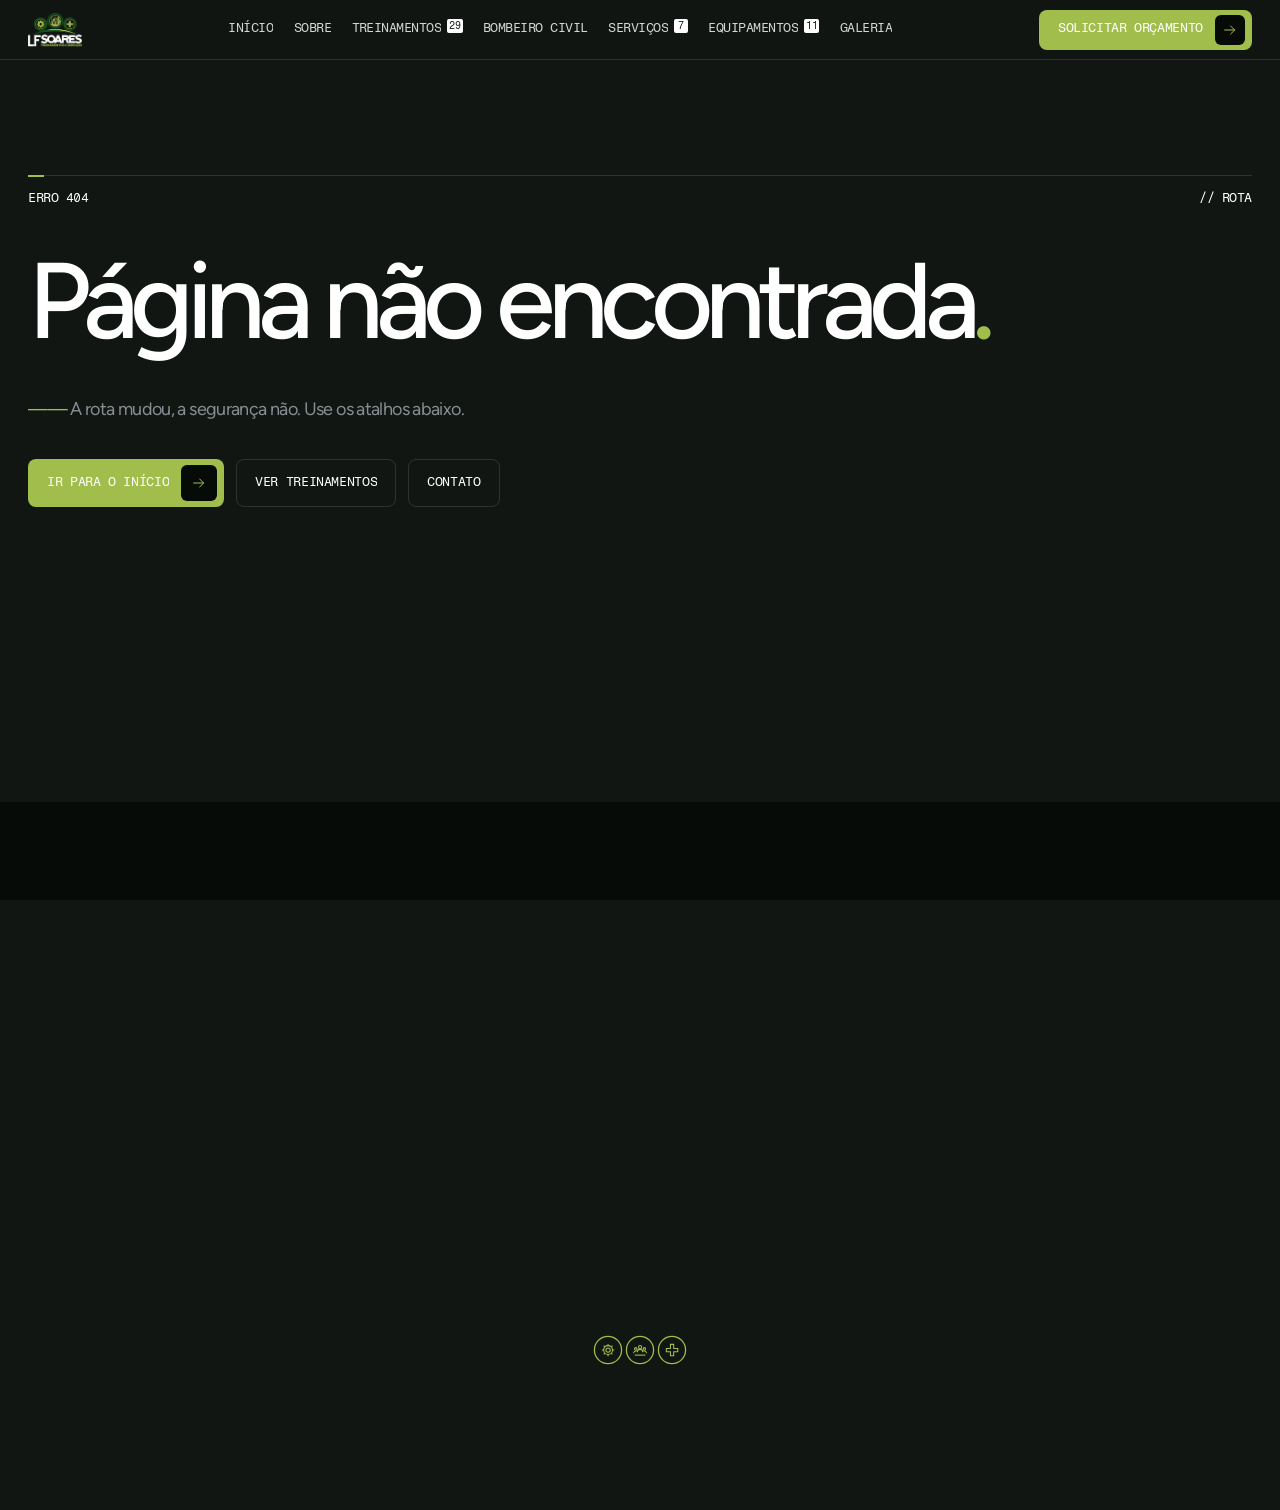
<file: nao-encontrada/index.html>
<!doctype html>
<html lang="pt-BR">
<head>
<meta charset="utf-8">
<title>Página não encontrada · LF Soares</title>
<meta name="description" content="A página procurada não existe mais no site da LF Soares.">
<meta name="viewport" content="width=device-width, initial-scale=1, viewport-fit=cover">
<meta name="theme-color" content="#111613">
<link rel="canonical" href="https://www.lfsoares.com.br/nao-encontrada">
<meta property="og:type" content="website"><meta property="og:locale" content="pt_BR"><meta property="og:site_name" content="LF Soares Treinamentos e Serviços">
<meta property="og:title" content="Página não encontrada · LF Soares"><meta property="og:description" content="A página procurada não existe mais no site da LF Soares."><meta property="og:url" content="https://agenciaothon.github.io/lf-soares/nao-encontrada/"><meta property="og:image" content="https://agenciaothon.github.io/lf-soares/assets/og.jpg">
<meta name="twitter:card" content="summary_large_image">
<link rel="icon" href="../assets/favicon.svg" type="image/svg+xml">
<link rel="preload" href="../assets/fonts/figtree-latin-500-normal.woff2" as="font" type="font/woff2" crossorigin><link rel="stylesheet" href="../assets/fonts.css">
<link rel="stylesheet" href="../assets/site.css">
<script type="application/ld+json">{"@context":"https://schema.org","@type":["LocalBusiness","EducationalOrganization"],"name":"LF Soares Treinamentos e Serviços","url":"https://www.lfsoares.com.br","foundingDate":"2017","telephone":"+55-67-99240-9852","email":"atendimento@lfsoares.com.br","areaServed":["Mato Grosso do Sul","São Paulo"],"address":{"@type":"PostalAddress","streetAddress":"R. Pedro Pierre, Nº 3150","addressLocality":"Três Lagoas","addressRegion":"MS","addressCountry":"BR"},"sameAs":["https://facebook.com/lfsoarestreinamentoseservicos","https://instagram.com/lfsoarestreinamentoseservicos/","https://www.linkedin.com/company/lf-soares-treinamentos-e-servi%C3%A7os/"],"description":"Treinamentos e Prestação de Serviços Especializados nas áreas de saúde, segurança e emergências do trabalho."}</script>
</head>
<body>
<div class="site" data-mode="local" lang="pt-BR">
<a class="skip" href="#conteudo">Pular para o conteúdo</a>

<header class="nav" role="banner">
  <div class="nav__bar wrap">
    <a class="nav__logo" href="../index.html" aria-label="LF Soares — início"><img class="" src="../img/logo/lf-soares-escuro.png" width="472" height="300" alt="LF Soares Treinamentos e Serviços"></a>
    <nav class="nav__links" aria-label="Principal">
      <a href="../index.html"><span data-roll>Início</span></a><a href="../sobre/index.html"><span data-roll>Sobre</span></a><a href="../treinamentos/index.html"><span data-roll>Treinamentos</span><span class="badge" aria-label="29 itens">29</span></a><a href="../bombeiro-civil/index.html"><span data-roll>Bombeiro Civil</span></a><a href="../servicos/index.html"><span data-roll>Serviços</span><span class="badge" aria-label="7 itens">7</span></a><a href="../equipamentos/index.html"><span data-roll>Equipamentos</span><span class="badge" aria-label="11 itens">11</span></a><a href="../galeria/index.html"><span data-roll>Galeria</span></a>
    </nav>
    <div class="nav__cta">
      <a class="btn btn--primary" href="../contato/index.html" ><span data-roll="chars" data-btnlabel>Solicitar orçamento</span><span class="btn__arrow" aria-hidden="true"><svg viewBox="0 0 24 24" fill="none" stroke="currentColor" stroke-width="1.5" stroke-linecap="round" stroke-linejoin="round" aria-hidden="true" focusable="false"><path d="M4 12h15M13 6l6 6-6 6"/></svg><svg viewBox="0 0 24 24" fill="none" stroke="currentColor" stroke-width="1.5" stroke-linecap="round" stroke-linejoin="round" aria-hidden="true" focusable="false"><path d="M4 12h15M13 6l6 6-6 6"/></svg></span></a>
      <button class="nav__burger" type="button" aria-expanded="false" aria-controls="menu" aria-label="Abrir menu"><span></span></button>
    </div>
  </div>
</header>
<div class="menu" id="menu" hidden role="dialog" aria-modal="true" aria-label="Menu">
  <div class="menu__top wrap"><img class="" src="../img/logo/lf-soares-escuro.png" width="472" height="300" alt="LF Soares Treinamentos e Serviços"><button class="menu__close" type="button" aria-label="Fechar menu"><svg viewBox="0 0 24 24" fill="none" stroke="currentColor" stroke-width="1.5" stroke-linecap="round" stroke-linejoin="round" aria-hidden="true" focusable="false"><path d="M6 6l12 12M18 6L6 18"/></svg></button></div>
  <nav class="menu__list wrap" aria-label="Menu">
    <a href="../index.html"><span class="t-label-xs">/01</span><span data-roll>Início</span></a><a href="../sobre/index.html"><span class="t-label-xs">/02</span><span data-roll>Sobre</span></a><a href="../treinamentos/index.html"><span class="t-label-xs">/03</span><span data-roll>Treinamentos</span><span class="badge">29</span></a><a href="../bombeiro-civil/index.html"><span class="t-label-xs">/04</span><span data-roll>Bombeiro Civil</span></a><a href="../servicos/index.html"><span class="t-label-xs">/05</span><span data-roll>Serviços</span><span class="badge">7</span></a><a href="../equipamentos/index.html"><span class="t-label-xs">/06</span><span data-roll>Equipamentos</span><span class="badge">11</span></a><a href="../galeria/index.html"><span class="t-label-xs">/07</span><span data-roll>Galeria</span></a><a href="../contato/index.html"><span class="t-label-xs">/08</span><span data-roll>Contato</span></a>
  </nav>
  <div class="menu__foot wrap t-label-s">
    <span>(67) 9 9240-9852 · WhatsApp</span>
    <span>atendimento@lfsoares.com.br</span>
    <span>Três Lagoas — MS</span>
  </div>
</div>
<main id="conteudo">

<section class="phero" data-tone="dark">
  <div class="wrap phero__grid">
    
    <div class="eyebrow"><span class="t-label-s">Erro 404</span><span class="t-label-s">// rota</span></div>
    <h1 class="t-dxl" data-hero="slideFromLeft">Página não encontrada<span class="dot">.</span></h1>
    <p class="t-lead lede measure" data-hero="fadeUp">A rota mudou, a segurança não. Use os atalhos abaixo.</p>
    
    <div class="row"><a class="btn btn--primary" href="../index.html" ><span data-roll="chars" data-btnlabel>Ir para o início</span><span class="btn__arrow" aria-hidden="true"><svg viewBox="0 0 24 24" fill="none" stroke="currentColor" stroke-width="1.5" stroke-linecap="round" stroke-linejoin="round" aria-hidden="true" focusable="false"><path d="M4 12h15M13 6l6 6-6 6"/></svg><svg viewBox="0 0 24 24" fill="none" stroke="currentColor" stroke-width="1.5" stroke-linecap="round" stroke-linejoin="round" aria-hidden="true" focusable="false"><path d="M4 12h15M13 6l6 6-6 6"/></svg></span></a><a class="btn btn--secondary btn--noarrow" href="../treinamentos/index.html" ><span data-roll="chars" data-btnlabel>Ver treinamentos</span></a><a class="btn btn--secondary btn--noarrow" href="../contato/index.html" ><span data-roll="chars" data-btnlabel>Contato</span></a></div>
  </div>
</section>
<section class="sec sec-tight" data-tone="dark"><div class="wrap"></div></section></main>

<footer class="foot" data-tone="deep" data-hide-wa>
  <div class="wrap">
    <div class="foot__top">
      <div class="foot__brand">
        <img class="" src="../img/logo/lf-soares-escuro.png" width="472" height="300" alt="LF Soares Treinamentos e Serviços">
        <p class="t-body measure-s">Treinamentos e Prestação de Serviços Especializados nas áreas de saúde, segurança e emergências do trabalho.</p>
        <div class="row" style="--row:8px"><span class="chip">NFPA 1041</span><span class="chip">ISO 9001:2015</span><span class="chip">PQF MS</span></div>
      </div>
      <div><h2>Navegação</h2><ul><li><a href="../sobre/index.html">Sobre</a></li><li><a href="../treinamentos/index.html">Treinamentos</a></li><li><a href="../bombeiro-civil/index.html">Bombeiro Civil</a></li><li><a href="../servicos/index.html">Serviços</a></li><li><a href="../equipamentos/index.html">Equipamentos</a></li><li><a href="../galeria/index.html">Galeria</a></li><li><a href="../contato/index.html">Contato</a></li><li><a href="../privacidade/index.html">Privacidade</a></li></ul></div>
      <div><h2>Treinamentos</h2><ul>
        <li><a href="../treinamentos/nr-35-trabalho-em-altura/index.html">NR 35 — Trabalho em Altura</a></li>
        <li><a href="../treinamentos/brigada-de-incendio/index.html">NR 23 — Brigada de Incêndio</a></li>
        <li><a href="../bombeiro-civil/index.html">Formação de Bombeiro Civil</a></li>
        <li><a href="../treinamentos/index.html">Todos os 29 treinamentos</a></li>
      </ul></div>
      <div><h2>Serviços</h2><ul><li><a href="../servicos/index.html#paradas">Paradas</a></li><li><a href="../servicos/index.html#documentos">Documentação</a></li><li><a href="../servicos/index.html#incendio">Sistemas de incêndio</a></li><li><a href="../servicos/index.html#terceirizacao">Terceirização</a></li><li><a href="../servicos/index.html#cordas">Acesso por cordas</a></li><li><a href="../servicos/index.html#equipamentos">Equipamentos</a></li><li><a href="../servicos/index.html#esocial">eSocial · SST</a></li></ul></div>
      <div class="foot__contact">
        <h2>Contato</h2>
        <span>(67) 9 9240-9852<br>(67) 2104-1530</span>
        <span>atendimento@lfsoares.com.br</span>
        <address>R. Pedro Pierre, Nº 3150 — Jardim Moçambique<br>Três Lagoas — MS</address>
        <span class="t-label-s" style="color:var(--text-faint)">Seg.–Sex. · 8h–17h · necessário agendamento</span>
        <div class="foot__soc"><a href="https://facebook.com/lfsoarestreinamentoseservicos" target="_blank" rel="noopener" aria-label="Facebook">FB</a><a href="https://instagram.com/lfsoarestreinamentoseservicos/" target="_blank" rel="noopener" aria-label="Instagram">IG</a><a href="https://www.linkedin.com/company/lf-soares-treinamentos-e-servi%C3%A7os/" target="_blank" rel="noopener" aria-label="LinkedIn">LI</a><a href="https://wa.me/5567992409852?text=Ol%C3%A1%2C%20gostaria%20de%20mais%20informa%C3%A7%C3%B5es%20a%20respeito%20de%20treinamentos." target="_blank" rel="noopener" aria-label="WhatsApp">WA</a></div>
      </div>
    </div>
    <p class="foot__mega" aria-hidden="true"><span class="lf">LF</span>\Soares</p>
    <div class="foot__bottom t-label-s">
      <span>© <span data-year>2026</span> LF Soares Treinamentos e Serviços</span>
      <span>Três Lagoas — MS · MS e região</span>
      <span>Desde 2017</span>
    </div>
  </div>
</footer>
<a class="wa" href="https://wa.me/5567992409852?text=Ol%C3%A1%2C%20gostaria%20de%20mais%20informa%C3%A7%C3%B5es%20a%20respeito%20de%20treinamentos." target="_blank" rel="noopener" aria-label="Fale no WhatsApp com a LF Soares"><svg viewBox="0 0 24 24" fill="currentColor" aria-hidden="true"><path d="M12.04 2a9.9 9.9 0 00-8.5 15l-1.4 5.1 5.3-1.4A9.9 9.9 0 1012.04 2zm0 18.1a8.2 8.2 0 01-4.2-1.15l-.3-.18-3.1.82.83-3.04-.2-.31a8.2 8.2 0 1117 -4.34 8.2 8.2 0 01-10 8.2zm4.5-6.1c-.25-.12-1.46-.72-1.69-.8-.23-.09-.39-.13-.56.12-.16.25-.64.8-.79.97-.14.16-.29.18-.54.06a6.7 6.7 0 01-3.34-2.92c-.25-.43.25-.4.72-1.34.08-.16.04-.3-.02-.43-.06-.12-.56-1.34-.76-1.84-.2-.48-.4-.41-.56-.42h-.47a.9.9 0 00-.66.31 2.77 2.77 0 00-.87 2.06 4.8 4.8 0 001 2.56 11 11 0 004.22 3.73c1.57.68 2.19.74 2.98.62.48-.07 1.46-.6 1.67-1.18.2-.58.2-1.07.14-1.18-.06-.1-.22-.16-.47-.28z"/></svg><span class="wa__txt">Fale no WhatsApp</span></a>
<div class="curtain" aria-hidden="true"><svg class="" viewBox="0 0 120 40" fill="none" stroke="currentColor" stroke-width="1.6" aria-hidden="true"><circle cx="20" cy="20" r="17"/><circle cx="60" cy="20" r="17"/><circle cx="100" cy="20" r="17"/><g transform="translate(10 10) scale(.84)"><circle cx="12" cy="12" r="3.2"/><path d="M12 2.8v2.4M12 18.8v2.4M2.8 12h2.4M18.8 12h2.4M5.5 5.5l1.7 1.7M16.8 16.8l1.7 1.7M5.5 18.5l1.7-1.7M16.8 7.2l1.7-1.7"/><circle cx="12" cy="12" r="6.6"/></g><g transform="translate(50 10) scale(.84)"><circle cx="12" cy="7.5" r="2.4"/><path d="M7.8 15.2a4.2 4.2 0 018.4 0"/><circle cx="5.6" cy="10.3" r="1.9"/><path d="M2.4 16.6a3.3 3.3 0 014.3-3"/><circle cx="18.4" cy="10.3" r="1.9"/><path d="M21.6 16.6a3.3 3.3 0 00-4.3-3"/><path d="M4 19.5h16"/></g><g transform="translate(90 10) scale(.84)"><path d="M9.6 3.5h4.8v6.1h6.1v4.8h-6.1v6.1H9.6v-6.1H3.5V9.6h6.1z"/></g></svg></div>
<script src="../assets/vendor/lenis.min.js" defer></script><script src="../assets/site.js" defer></script>
</div>
</body>
</html>
</file>
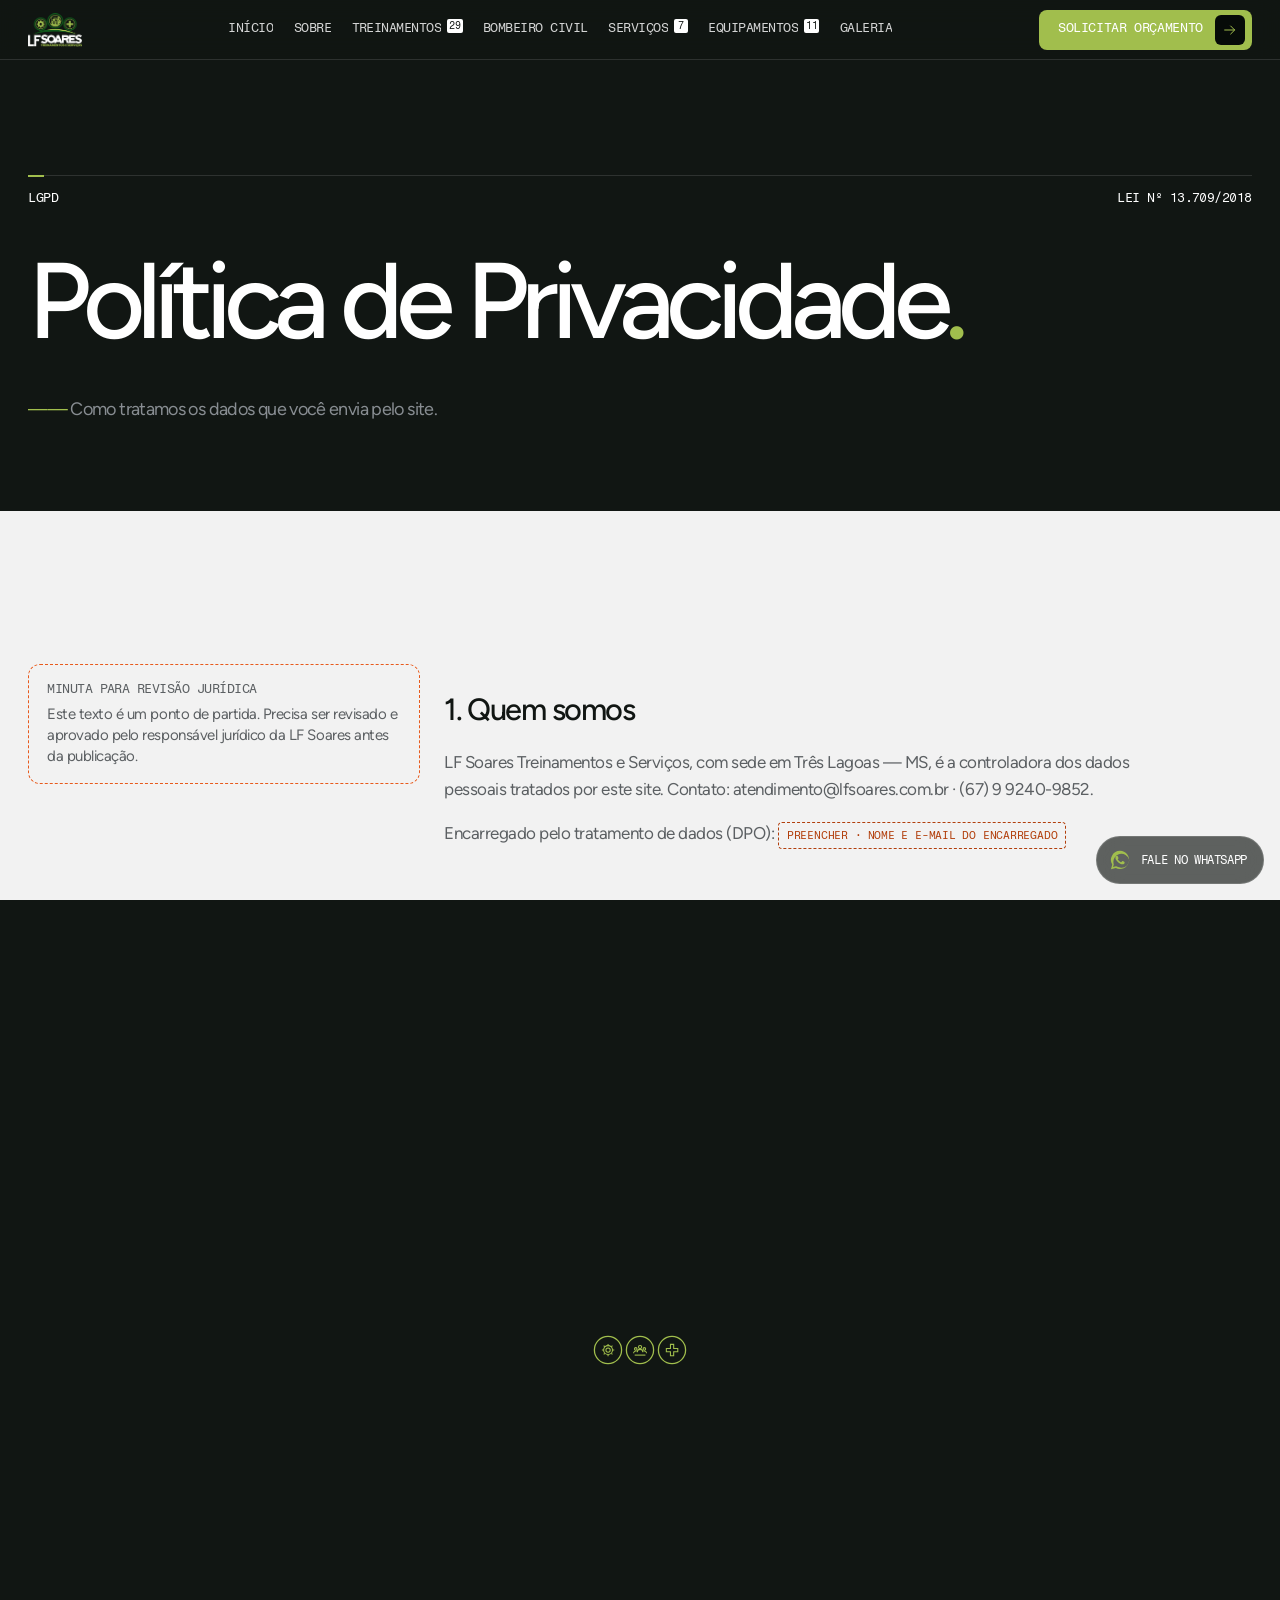
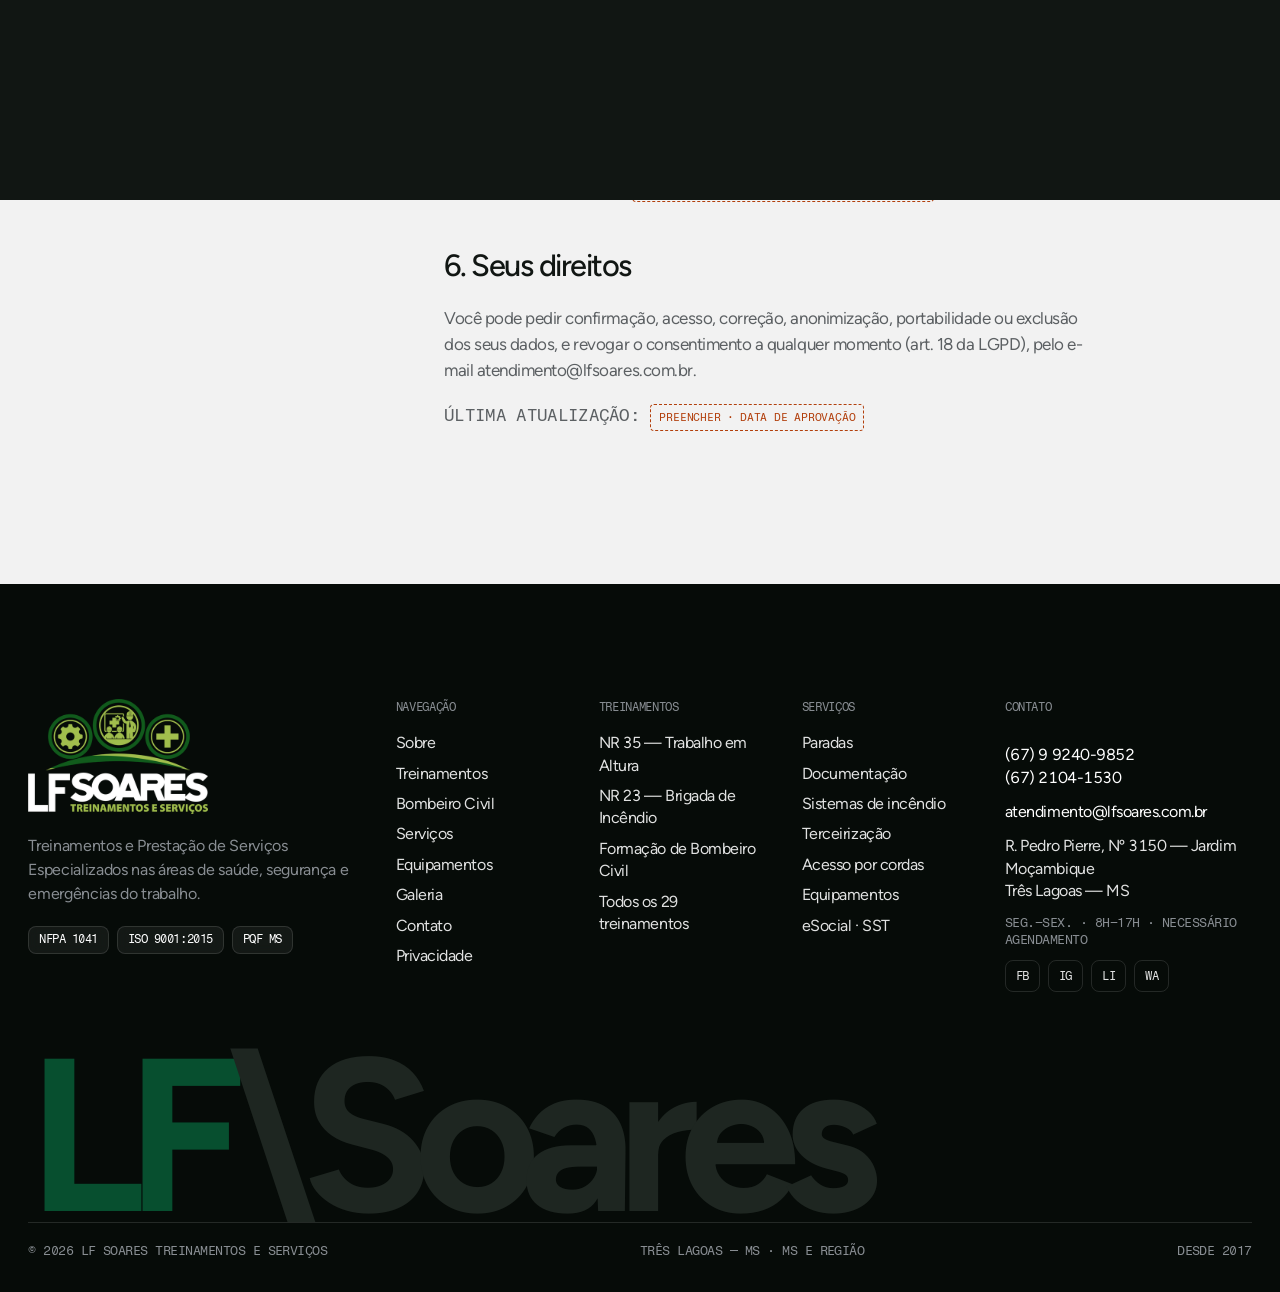
<file: privacidade/index.html>
<!doctype html>
<html lang="pt-BR">
<head>
<meta charset="utf-8">
<title>Política de Privacidade · LF Soares</title>
<meta name="description" content="Como a LF Soares trata os dados pessoais enviados pelos formulários do site, conforme a LGPD (Lei nº 13.709/2018).">
<meta name="viewport" content="width=device-width, initial-scale=1, viewport-fit=cover">
<meta name="theme-color" content="#111613">
<link rel="canonical" href="https://www.lfsoares.com.br/privacidade">
<meta property="og:type" content="website"><meta property="og:locale" content="pt_BR"><meta property="og:site_name" content="LF Soares Treinamentos e Serviços">
<meta property="og:title" content="Política de Privacidade · LF Soares"><meta property="og:description" content="Como a LF Soares trata os dados pessoais enviados pelos formulários do site, conforme a LGPD (Lei nº 13.709/2018)."><meta property="og:url" content="https://agenciaothon.github.io/lf-soares/privacidade/"><meta property="og:image" content="https://agenciaothon.github.io/lf-soares/assets/og.jpg">
<meta name="twitter:card" content="summary_large_image">
<link rel="icon" href="../assets/favicon.svg" type="image/svg+xml">
<link rel="preload" href="../assets/fonts/figtree-latin-500-normal.woff2" as="font" type="font/woff2" crossorigin><link rel="stylesheet" href="../assets/fonts.css">
<link rel="stylesheet" href="../assets/site.css">
<script type="application/ld+json">{"@context":"https://schema.org","@type":["LocalBusiness","EducationalOrganization"],"name":"LF Soares Treinamentos e Serviços","url":"https://www.lfsoares.com.br","foundingDate":"2017","telephone":"+55-67-99240-9852","email":"atendimento@lfsoares.com.br","areaServed":["Mato Grosso do Sul","São Paulo"],"address":{"@type":"PostalAddress","streetAddress":"R. Pedro Pierre, Nº 3150","addressLocality":"Três Lagoas","addressRegion":"MS","addressCountry":"BR"},"sameAs":["https://facebook.com/lfsoarestreinamentoseservicos","https://instagram.com/lfsoarestreinamentoseservicos/","https://www.linkedin.com/company/lf-soares-treinamentos-e-servi%C3%A7os/"],"description":"Treinamentos e Prestação de Serviços Especializados nas áreas de saúde, segurança e emergências do trabalho."}</script>
</head>
<body>
<div class="site" data-mode="local" lang="pt-BR">
<a class="skip" href="#conteudo">Pular para o conteúdo</a>

<header class="nav" role="banner">
  <div class="nav__bar wrap">
    <a class="nav__logo" href="../index.html" aria-label="LF Soares — início"><img class="" src="../img/logo/lf-soares-escuro.png" width="472" height="300" alt="LF Soares Treinamentos e Serviços"></a>
    <nav class="nav__links" aria-label="Principal">
      <a href="../index.html"><span data-roll>Início</span></a><a href="../sobre/index.html"><span data-roll>Sobre</span></a><a href="../treinamentos/index.html"><span data-roll>Treinamentos</span><span class="badge" aria-label="29 itens">29</span></a><a href="../bombeiro-civil/index.html"><span data-roll>Bombeiro Civil</span></a><a href="../servicos/index.html"><span data-roll>Serviços</span><span class="badge" aria-label="7 itens">7</span></a><a href="../equipamentos/index.html"><span data-roll>Equipamentos</span><span class="badge" aria-label="11 itens">11</span></a><a href="../galeria/index.html"><span data-roll>Galeria</span></a>
    </nav>
    <div class="nav__cta">
      <a class="btn btn--primary" href="../contato/index.html" ><span data-roll="chars" data-btnlabel>Solicitar orçamento</span><span class="btn__arrow" aria-hidden="true"><svg viewBox="0 0 24 24" fill="none" stroke="currentColor" stroke-width="1.5" stroke-linecap="round" stroke-linejoin="round" aria-hidden="true" focusable="false"><path d="M4 12h15M13 6l6 6-6 6"/></svg><svg viewBox="0 0 24 24" fill="none" stroke="currentColor" stroke-width="1.5" stroke-linecap="round" stroke-linejoin="round" aria-hidden="true" focusable="false"><path d="M4 12h15M13 6l6 6-6 6"/></svg></span></a>
      <button class="nav__burger" type="button" aria-expanded="false" aria-controls="menu" aria-label="Abrir menu"><span></span></button>
    </div>
  </div>
</header>
<div class="menu" id="menu" hidden role="dialog" aria-modal="true" aria-label="Menu">
  <div class="menu__top wrap"><img class="" src="../img/logo/lf-soares-escuro.png" width="472" height="300" alt="LF Soares Treinamentos e Serviços"><button class="menu__close" type="button" aria-label="Fechar menu"><svg viewBox="0 0 24 24" fill="none" stroke="currentColor" stroke-width="1.5" stroke-linecap="round" stroke-linejoin="round" aria-hidden="true" focusable="false"><path d="M6 6l12 12M18 6L6 18"/></svg></button></div>
  <nav class="menu__list wrap" aria-label="Menu">
    <a href="../index.html"><span class="t-label-xs">/01</span><span data-roll>Início</span></a><a href="../sobre/index.html"><span class="t-label-xs">/02</span><span data-roll>Sobre</span></a><a href="../treinamentos/index.html"><span class="t-label-xs">/03</span><span data-roll>Treinamentos</span><span class="badge">29</span></a><a href="../bombeiro-civil/index.html"><span class="t-label-xs">/04</span><span data-roll>Bombeiro Civil</span></a><a href="../servicos/index.html"><span class="t-label-xs">/05</span><span data-roll>Serviços</span><span class="badge">7</span></a><a href="../equipamentos/index.html"><span class="t-label-xs">/06</span><span data-roll>Equipamentos</span><span class="badge">11</span></a><a href="../galeria/index.html"><span class="t-label-xs">/07</span><span data-roll>Galeria</span></a><a href="../contato/index.html"><span class="t-label-xs">/08</span><span data-roll>Contato</span></a>
  </nav>
  <div class="menu__foot wrap t-label-s">
    <span>(67) 9 9240-9852 · WhatsApp</span>
    <span>atendimento@lfsoares.com.br</span>
    <span>Três Lagoas — MS</span>
  </div>
</div>
<main id="conteudo">

<section class="phero" data-tone="dark">
  <div class="wrap phero__grid">
    
    <div class="eyebrow"><span class="t-label-s">LGPD</span><span class="t-label-s">Lei nº 13.709/2018</span></div>
    <h1 class="t-dxl" data-hero="slideFromLeft">Política de Privacidade<span class="dot">.</span></h1>
    <p class="t-lead lede measure" data-hero="fadeUp">Como tratamos os dados que você envia pelo site.</p>
    
    
  </div>
</section>
<section class="sec" data-tone="light">
  <div class="wrap g12">
    <div class="c-1-4"><div class="callout"><span class="t-label-s">Minuta para revisão jurídica</span><span>Este texto é um ponto de partida. Precisa ser revisado e aprovado pelo responsável jurídico da LF Soares antes da publicação.</span></div></div>
    <article class="c-5-8 prose">
      <h2>1. Quem somos</h2>
      <p>LF Soares Treinamentos e Serviços, com sede em Três Lagoas — MS, é a controladora dos dados pessoais tratados por este site. Contato: atendimento@lfsoares.com.br · (67) 9 9240-9852.</p>
      <p>Encarregado pelo tratamento de dados (DPO): <span class="pend">nome e e-mail do encarregado</span></p>
      <h2>2. Quais dados coletamos</h2>
      <ul>
        <li>Formulários de orçamento e contato: nome, empresa, e-mail, telefone e a mensagem que você escrever.</li>
        <li>Matrícula na Formação de Bombeiro Civil: dados de identificação (nome, RG, CPF, data de nascimento, endereço), contato de emergência, medidas para uniforme e informações de saúde (dados pessoais sensíveis).</li>
        <li>Não usamos cookies de publicidade. <span class="pend">confirmar ferramentas de métricas, se houver</span></li>
      </ul>
      <h2>3. Para que usamos</h2>
      <ul>
        <li>Responder pedidos de orçamento e preparar propostas (procedimentos preliminares a contrato, art. 7º, V, da LGPD).</li>
        <li>Realizar a matrícula, emitir certificados e cumprir exigências das normas do curso (execução de contrato e obrigação legal, art. 7º, II e V).</li>
        <li>Dados de saúde: adaptar as atividades práticas e proteger o aluno, com consentimento específico e destacado (art. 11, I).</li>
      </ul>
      <h2>4. Compartilhamento</h2>
      <p>Não vendemos nem compartilhamos dados para fins comerciais. Os dados podem ser compartilhados apenas com órgãos públicos quando exigido por lei ou norma (por exemplo, para registro de certificação). <span class="pend">listar fornecedores, como o serviço de e-mail usado pelo formulário</span></p>
      <h2>5. Segurança e retenção</h2>
      <p>O site usa conexão criptografada (HTTPS). Os dados enviados pelos formulários são encaminhados apenas ao e-mail interno da LF Soares e não ficam gravados no navegador nem em registros do servidor. Prazo de guarda: <span class="pend">definir prazo por tipo de dado</span></p>
      <h2>6. Seus direitos</h2>
      <p>Você pode pedir confirmação, acesso, correção, anonimização, portabilidade ou exclusão dos seus dados, e revogar o consentimento a qualquer momento (art. 18 da LGPD), pelo e-mail atendimento@lfsoares.com.br.</p>
      <p class="t-label-s" style="color:var(--fg2)">Última atualização: <span class="pend">data de aprovação</span></p>
    </article>
  </div>
</section></main>

<footer class="foot" data-tone="deep" data-hide-wa>
  <div class="wrap">
    <div class="foot__top">
      <div class="foot__brand">
        <img class="" src="../img/logo/lf-soares-escuro.png" width="472" height="300" alt="LF Soares Treinamentos e Serviços">
        <p class="t-body measure-s">Treinamentos e Prestação de Serviços Especializados nas áreas de saúde, segurança e emergências do trabalho.</p>
        <div class="row" style="--row:8px"><span class="chip">NFPA 1041</span><span class="chip">ISO 9001:2015</span><span class="chip">PQF MS</span></div>
      </div>
      <div><h2>Navegação</h2><ul><li><a href="../sobre/index.html">Sobre</a></li><li><a href="../treinamentos/index.html">Treinamentos</a></li><li><a href="../bombeiro-civil/index.html">Bombeiro Civil</a></li><li><a href="../servicos/index.html">Serviços</a></li><li><a href="../equipamentos/index.html">Equipamentos</a></li><li><a href="../galeria/index.html">Galeria</a></li><li><a href="../contato/index.html">Contato</a></li><li><a href="index.html">Privacidade</a></li></ul></div>
      <div><h2>Treinamentos</h2><ul>
        <li><a href="../treinamentos/nr-35-trabalho-em-altura/index.html">NR 35 — Trabalho em Altura</a></li>
        <li><a href="../treinamentos/brigada-de-incendio/index.html">NR 23 — Brigada de Incêndio</a></li>
        <li><a href="../bombeiro-civil/index.html">Formação de Bombeiro Civil</a></li>
        <li><a href="../treinamentos/index.html">Todos os 29 treinamentos</a></li>
      </ul></div>
      <div><h2>Serviços</h2><ul><li><a href="../servicos/index.html#paradas">Paradas</a></li><li><a href="../servicos/index.html#documentos">Documentação</a></li><li><a href="../servicos/index.html#incendio">Sistemas de incêndio</a></li><li><a href="../servicos/index.html#terceirizacao">Terceirização</a></li><li><a href="../servicos/index.html#cordas">Acesso por cordas</a></li><li><a href="../servicos/index.html#equipamentos">Equipamentos</a></li><li><a href="../servicos/index.html#esocial">eSocial · SST</a></li></ul></div>
      <div class="foot__contact">
        <h2>Contato</h2>
        <span>(67) 9 9240-9852<br>(67) 2104-1530</span>
        <span>atendimento@lfsoares.com.br</span>
        <address>R. Pedro Pierre, Nº 3150 — Jardim Moçambique<br>Três Lagoas — MS</address>
        <span class="t-label-s" style="color:var(--text-faint)">Seg.–Sex. · 8h–17h · necessário agendamento</span>
        <div class="foot__soc"><a href="https://facebook.com/lfsoarestreinamentoseservicos" target="_blank" rel="noopener" aria-label="Facebook">FB</a><a href="https://instagram.com/lfsoarestreinamentoseservicos/" target="_blank" rel="noopener" aria-label="Instagram">IG</a><a href="https://www.linkedin.com/company/lf-soares-treinamentos-e-servi%C3%A7os/" target="_blank" rel="noopener" aria-label="LinkedIn">LI</a><a href="https://wa.me/5567992409852?text=Ol%C3%A1%2C%20gostaria%20de%20mais%20informa%C3%A7%C3%B5es%20a%20respeito%20de%20treinamentos." target="_blank" rel="noopener" aria-label="WhatsApp">WA</a></div>
      </div>
    </div>
    <p class="foot__mega" aria-hidden="true"><span class="lf">LF</span>\Soares</p>
    <div class="foot__bottom t-label-s">
      <span>© <span data-year>2026</span> LF Soares Treinamentos e Serviços</span>
      <span>Três Lagoas — MS · MS e região</span>
      <span>Desde 2017</span>
    </div>
  </div>
</footer>
<a class="wa" href="https://wa.me/5567992409852?text=Ol%C3%A1%2C%20gostaria%20de%20mais%20informa%C3%A7%C3%B5es%20a%20respeito%20de%20treinamentos." target="_blank" rel="noopener" aria-label="Fale no WhatsApp com a LF Soares"><svg viewBox="0 0 24 24" fill="currentColor" aria-hidden="true"><path d="M12.04 2a9.9 9.9 0 00-8.5 15l-1.4 5.1 5.3-1.4A9.9 9.9 0 1012.04 2zm0 18.1a8.2 8.2 0 01-4.2-1.15l-.3-.18-3.1.82.83-3.04-.2-.31a8.2 8.2 0 1117 -4.34 8.2 8.2 0 01-10 8.2zm4.5-6.1c-.25-.12-1.46-.72-1.69-.8-.23-.09-.39-.13-.56.12-.16.25-.64.8-.79.97-.14.16-.29.18-.54.06a6.7 6.7 0 01-3.34-2.92c-.25-.43.25-.4.72-1.34.08-.16.04-.3-.02-.43-.06-.12-.56-1.34-.76-1.84-.2-.48-.4-.41-.56-.42h-.47a.9.9 0 00-.66.31 2.77 2.77 0 00-.87 2.06 4.8 4.8 0 001 2.56 11 11 0 004.22 3.73c1.57.68 2.19.74 2.98.62.48-.07 1.46-.6 1.67-1.18.2-.58.2-1.07.14-1.18-.06-.1-.22-.16-.47-.28z"/></svg><span class="wa__txt">Fale no WhatsApp</span></a>
<div class="curtain" aria-hidden="true"><svg class="" viewBox="0 0 120 40" fill="none" stroke="currentColor" stroke-width="1.6" aria-hidden="true"><circle cx="20" cy="20" r="17"/><circle cx="60" cy="20" r="17"/><circle cx="100" cy="20" r="17"/><g transform="translate(10 10) scale(.84)"><circle cx="12" cy="12" r="3.2"/><path d="M12 2.8v2.4M12 18.8v2.4M2.8 12h2.4M18.8 12h2.4M5.5 5.5l1.7 1.7M16.8 16.8l1.7 1.7M5.5 18.5l1.7-1.7M16.8 7.2l1.7-1.7"/><circle cx="12" cy="12" r="6.6"/></g><g transform="translate(50 10) scale(.84)"><circle cx="12" cy="7.5" r="2.4"/><path d="M7.8 15.2a4.2 4.2 0 018.4 0"/><circle cx="5.6" cy="10.3" r="1.9"/><path d="M2.4 16.6a3.3 3.3 0 014.3-3"/><circle cx="18.4" cy="10.3" r="1.9"/><path d="M21.6 16.6a3.3 3.3 0 00-4.3-3"/><path d="M4 19.5h16"/></g><g transform="translate(90 10) scale(.84)"><path d="M9.6 3.5h4.8v6.1h6.1v4.8h-6.1v6.1H9.6v-6.1H3.5V9.6h6.1z"/></g></svg></div>
<script src="../assets/vendor/lenis.min.js" defer></script><script src="../assets/site.js" defer></script>
</div>
</body>
</html>
</file>
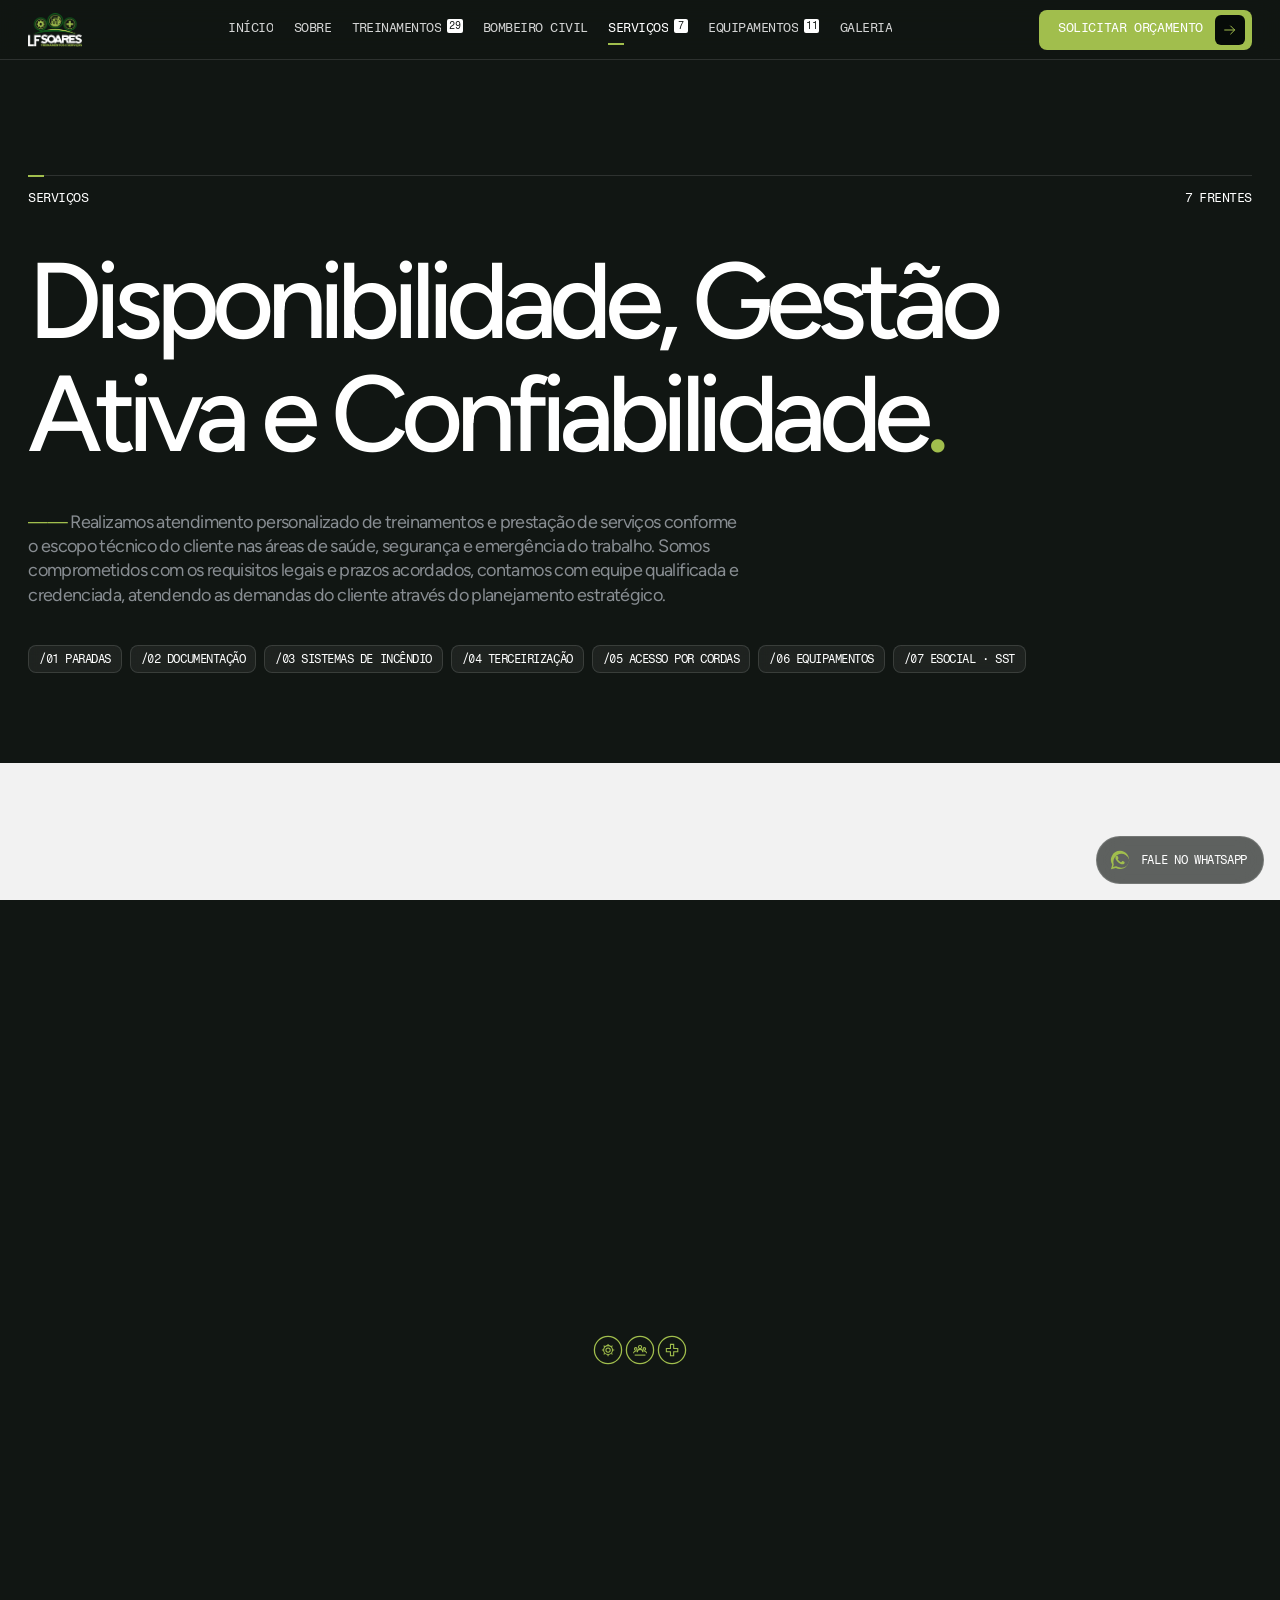
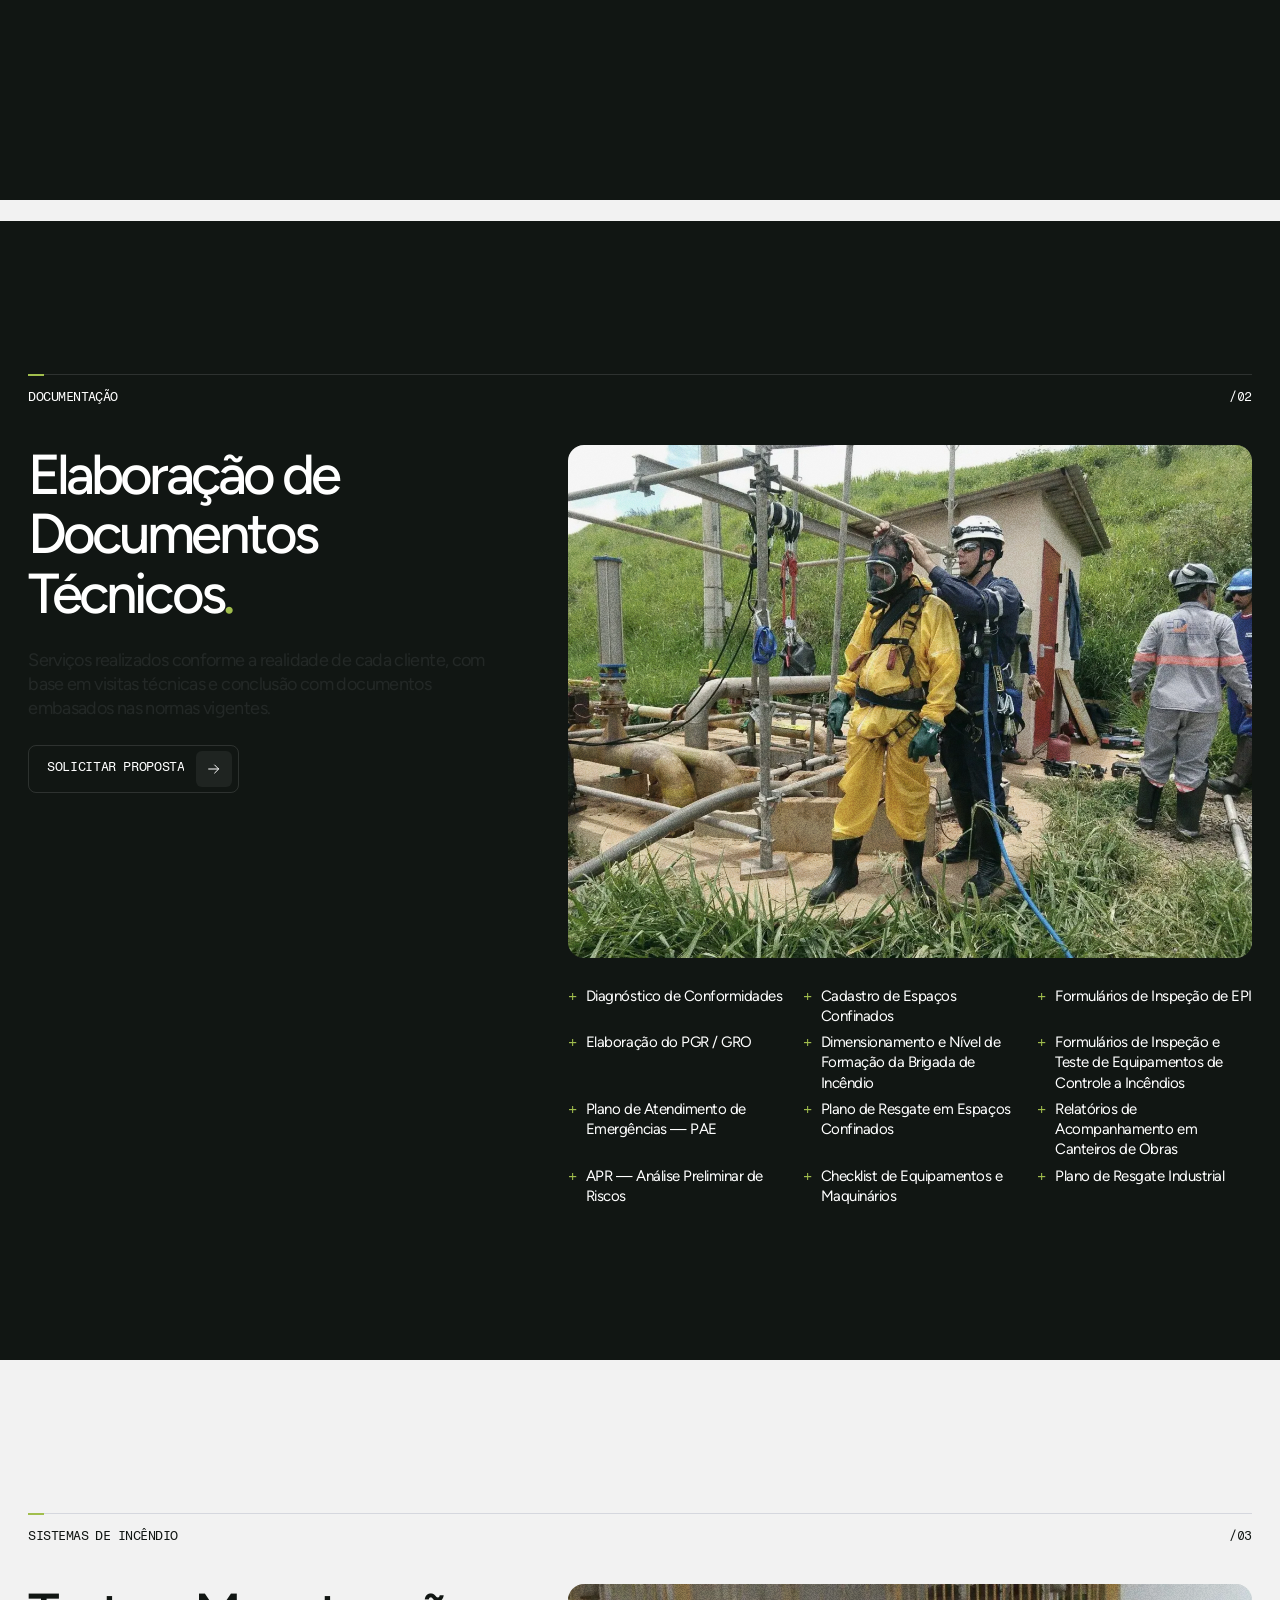
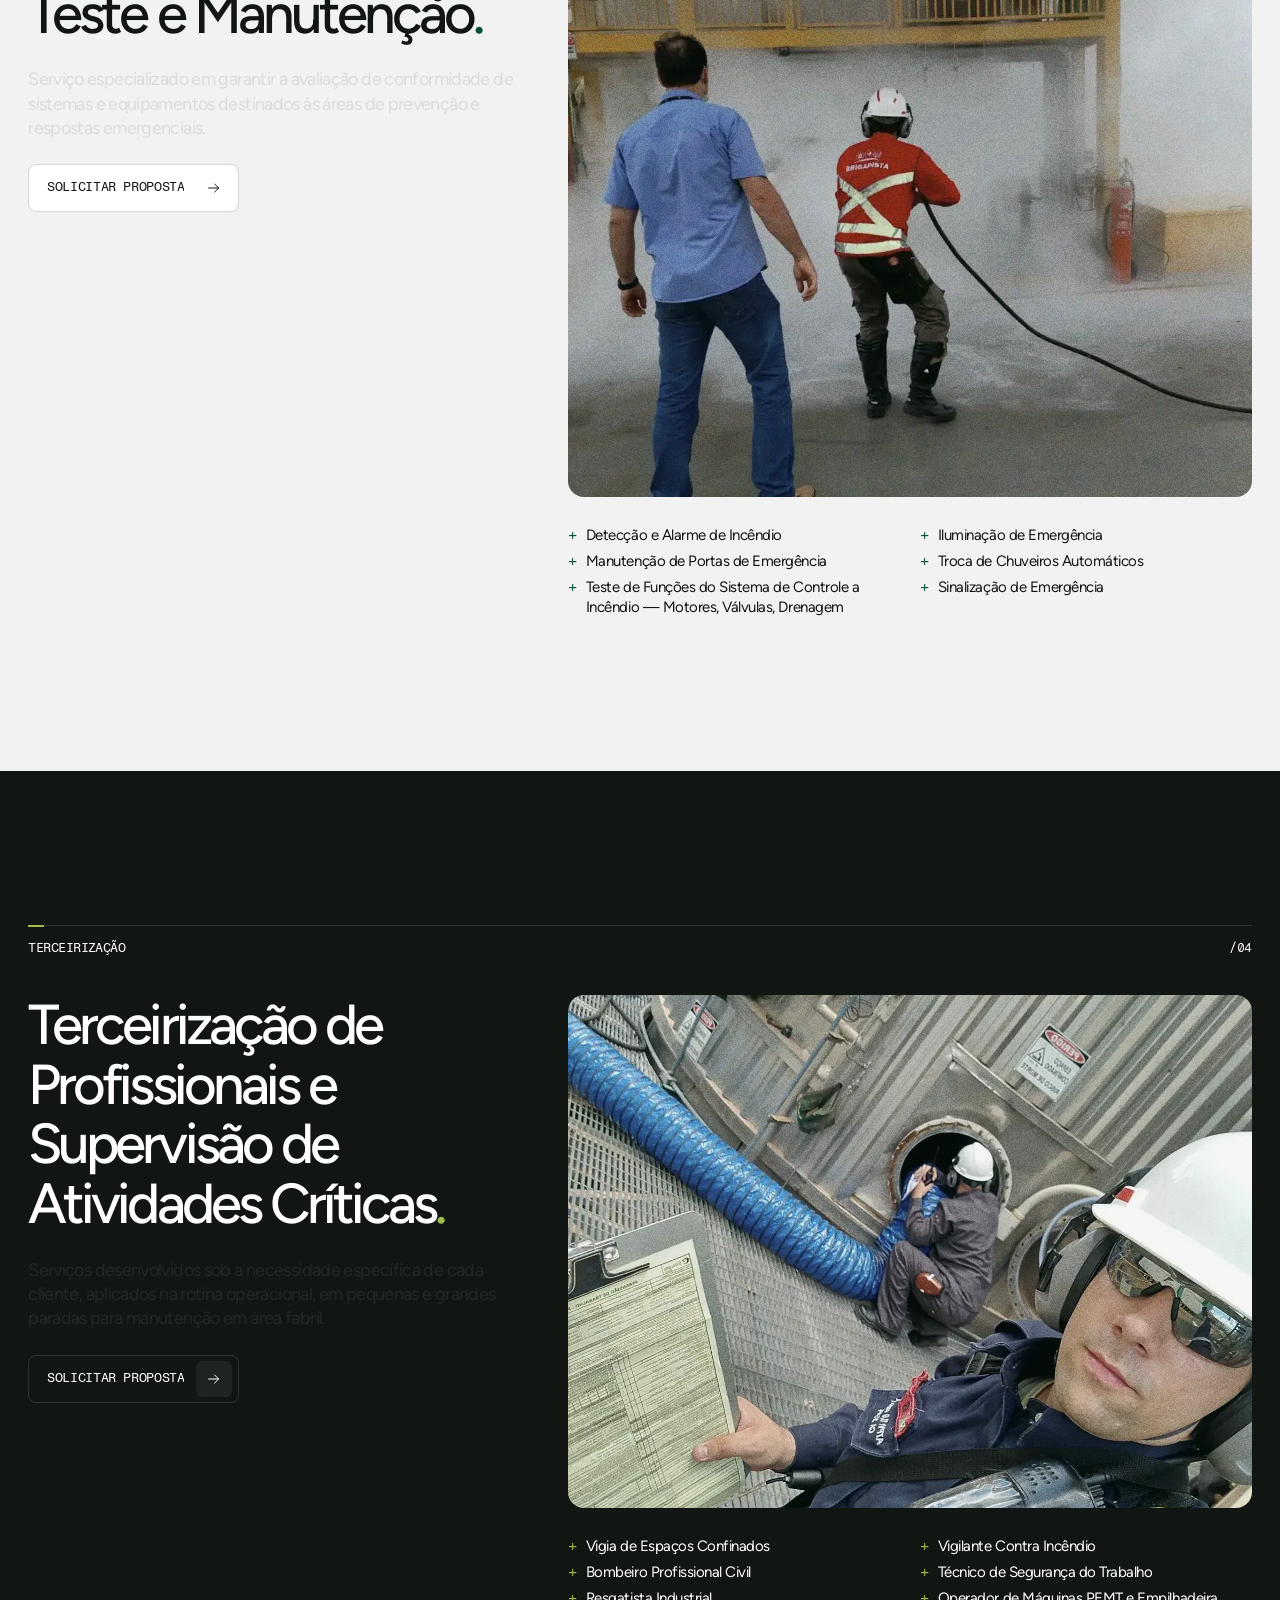
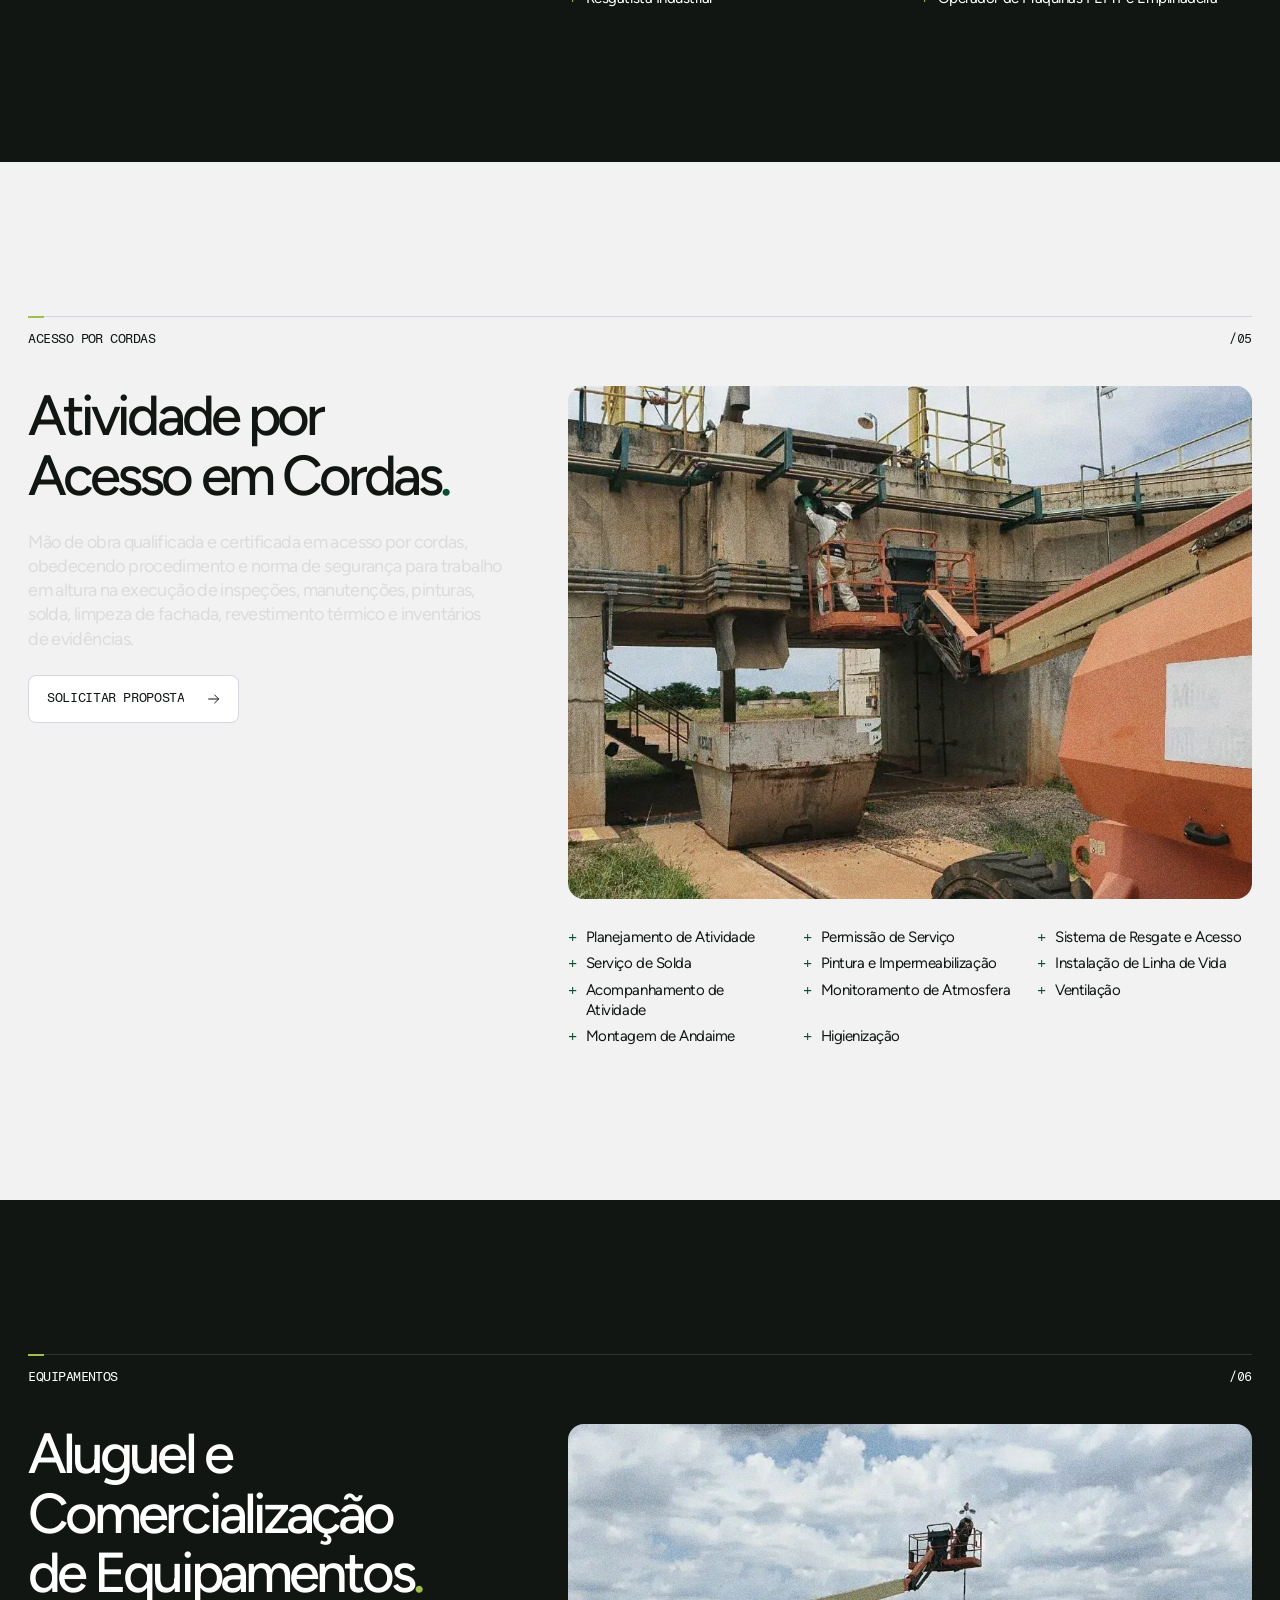
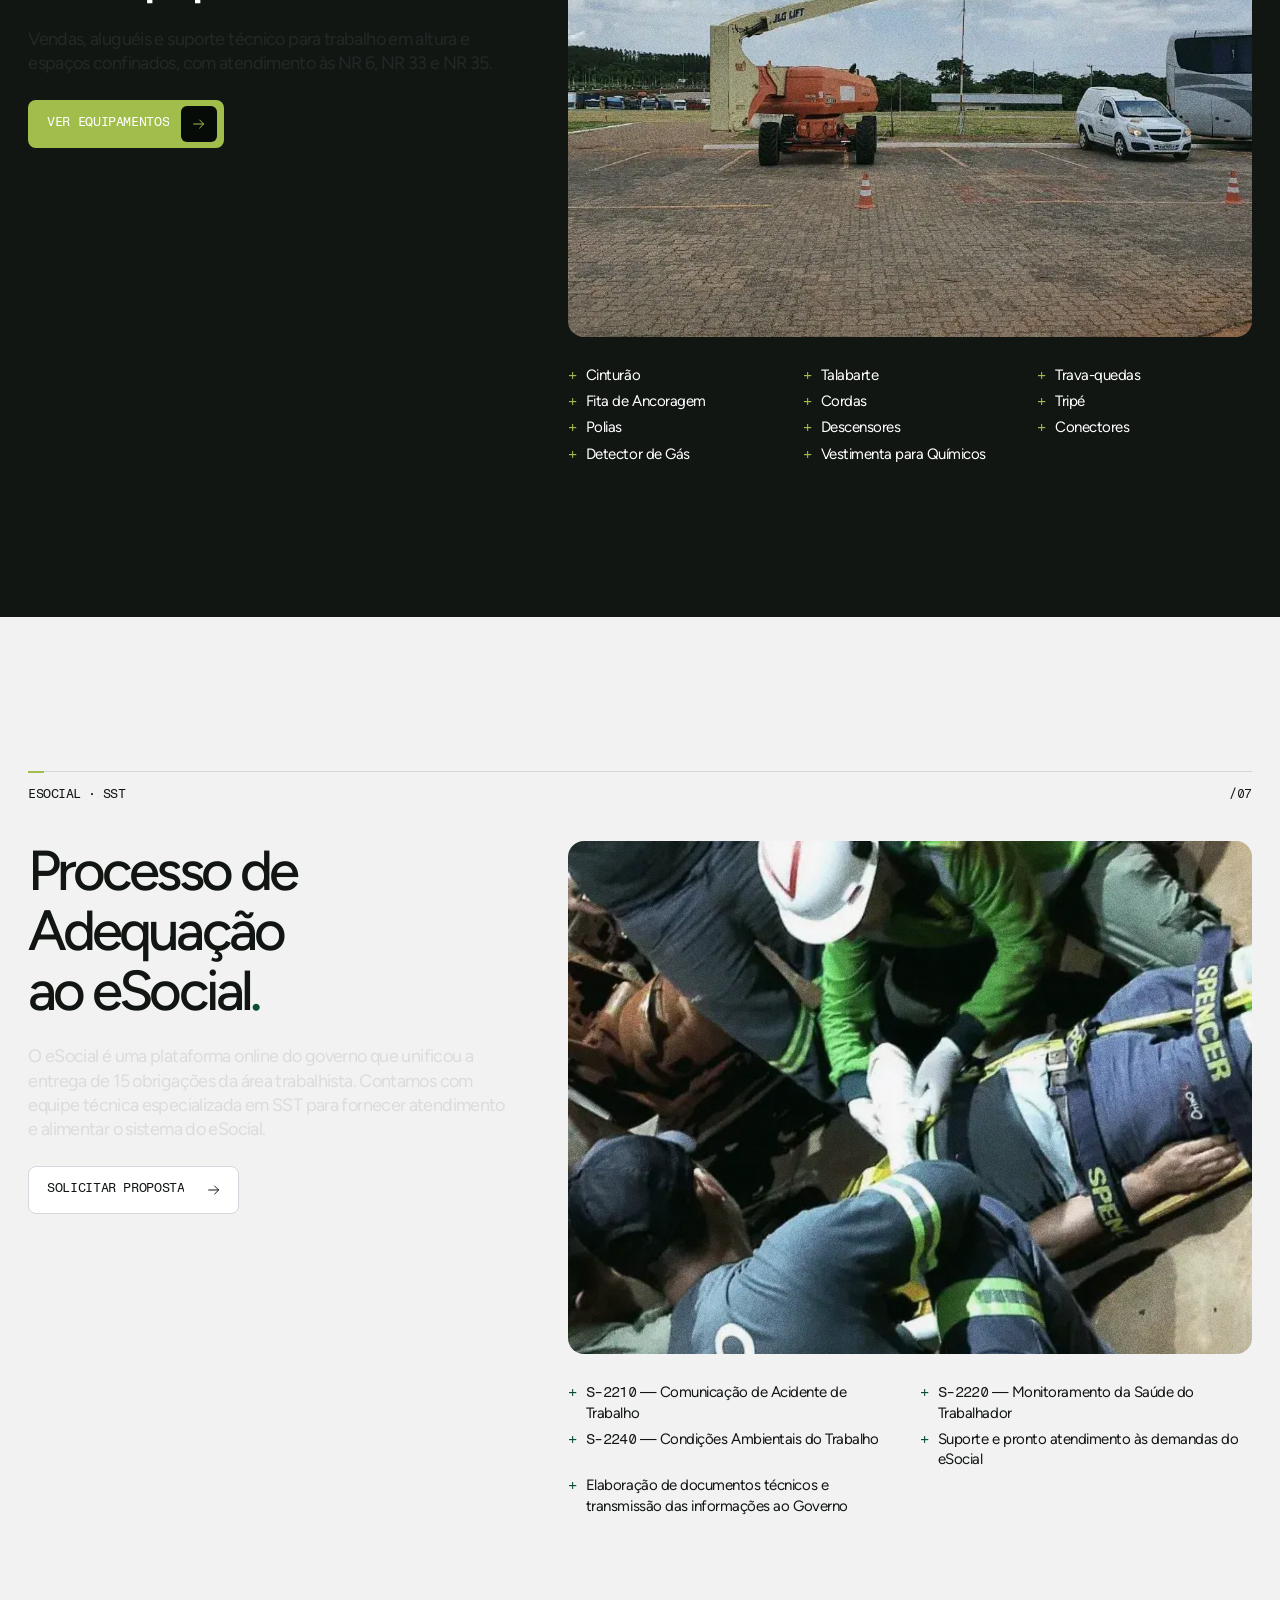
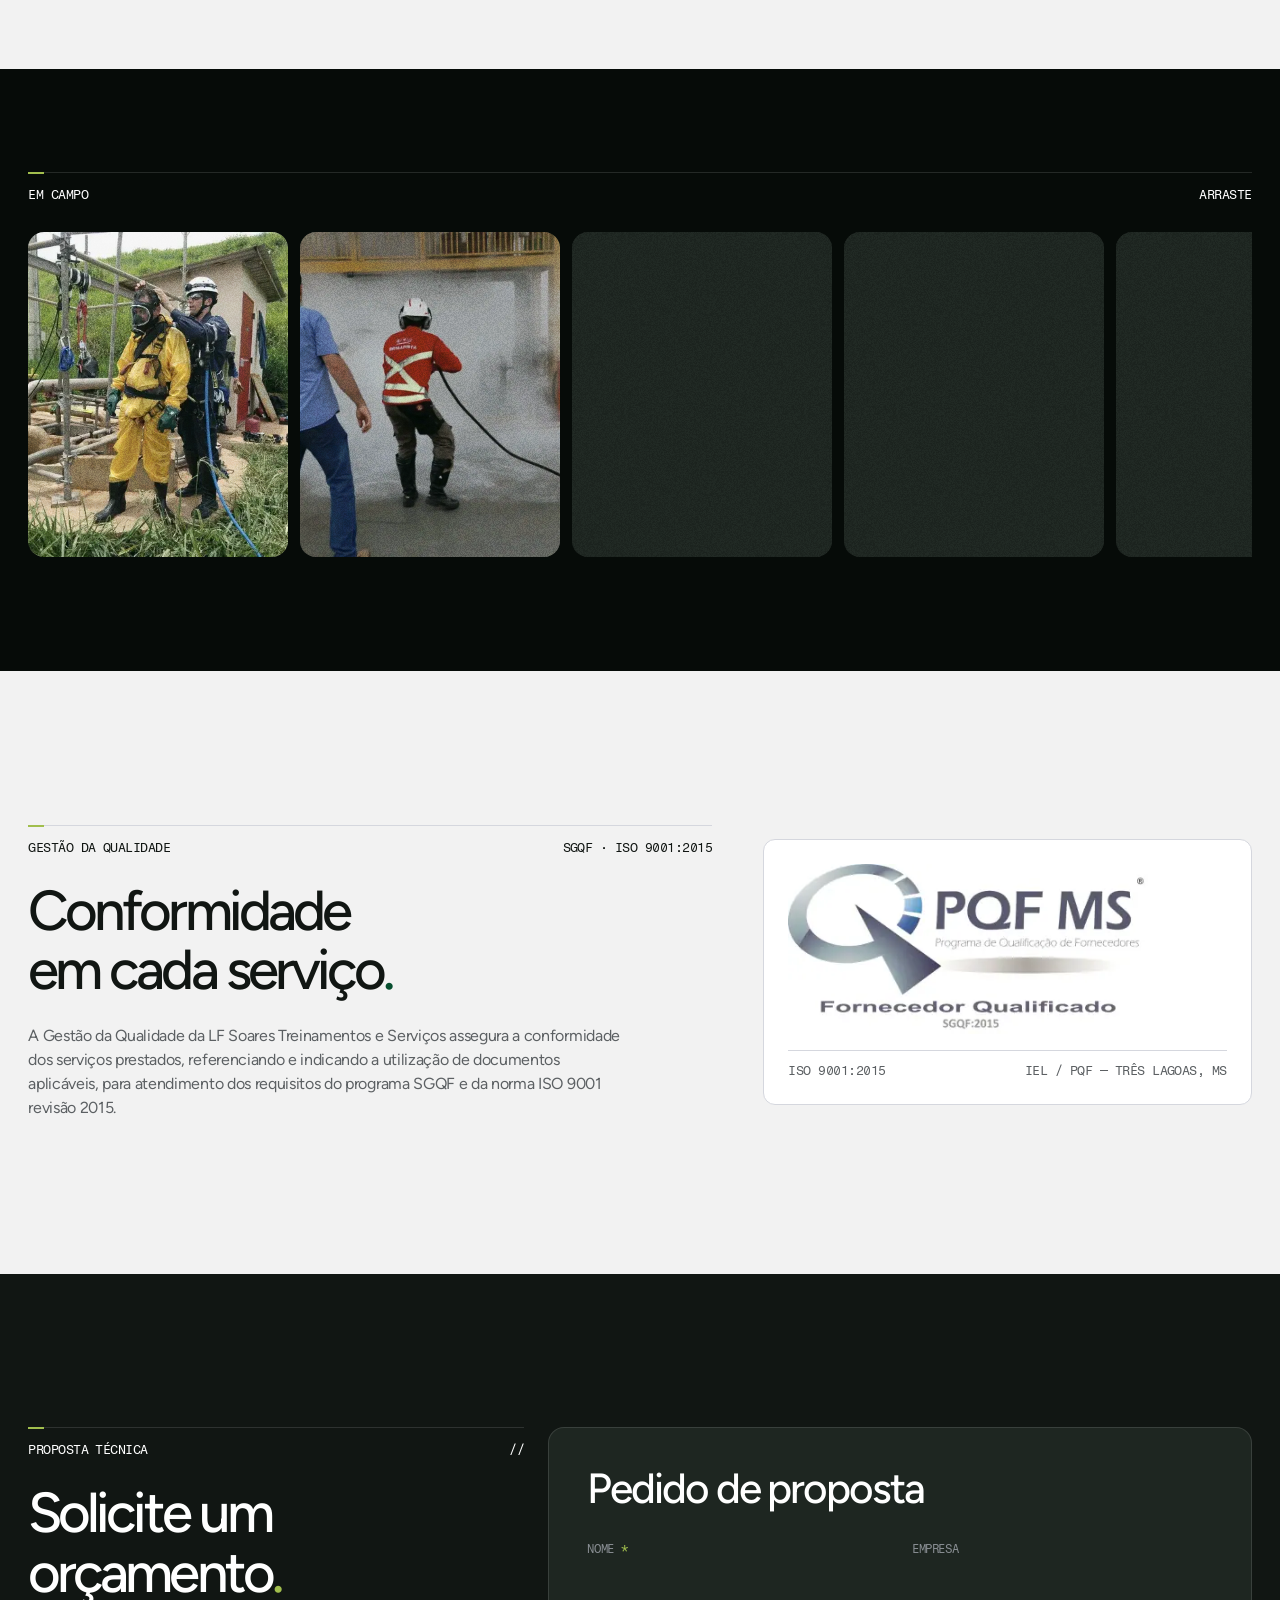
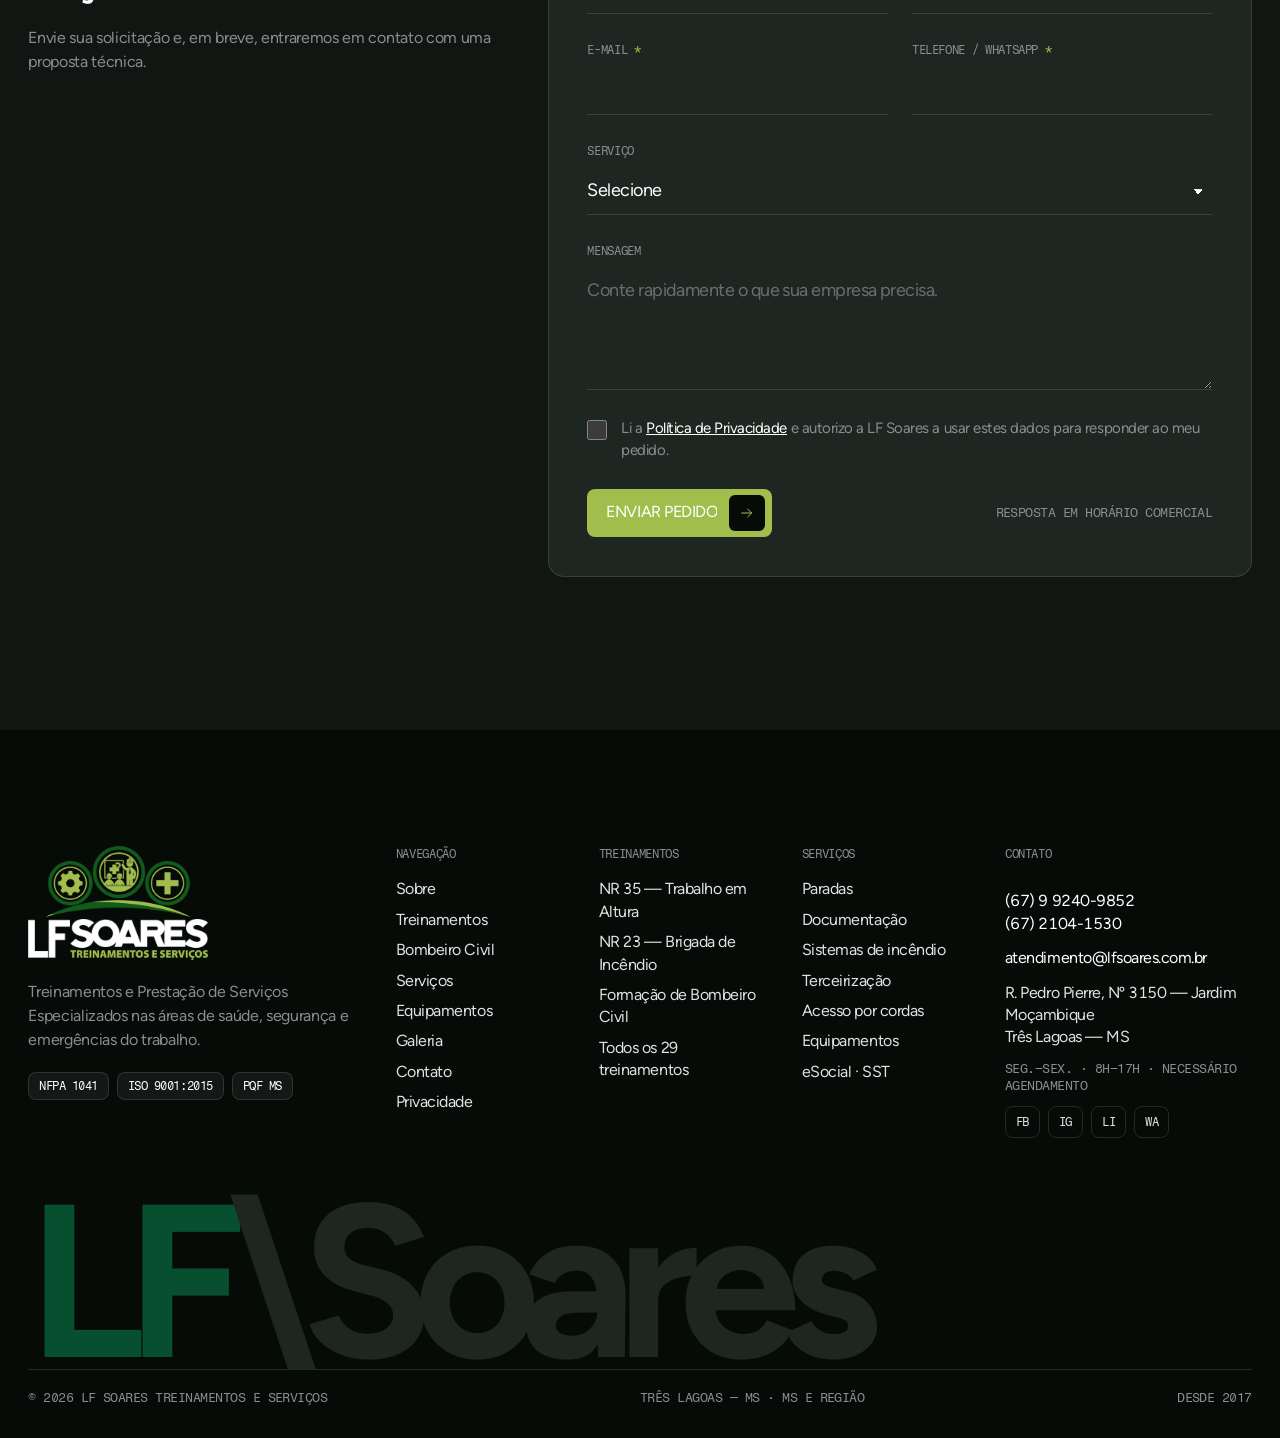
<file: servicos/index.html>
<!doctype html>
<html lang="pt-BR">
<head>
<meta charset="utf-8">
<title>Serviços para paradas industriais, documentos técnicos e acesso por cordas · LF Soares</title>
<meta name="description" content="Mão de obra para paradas de manutenção, documentos técnicos (PGR, PAE, APR), teste de sistemas de incêndio, terceirização, acesso por cordas e eSocial SST.">
<meta name="viewport" content="width=device-width, initial-scale=1, viewport-fit=cover">
<meta name="theme-color" content="#111613">
<link rel="canonical" href="https://www.lfsoares.com.br/servicos">
<meta property="og:type" content="website"><meta property="og:locale" content="pt_BR"><meta property="og:site_name" content="LF Soares Treinamentos e Serviços">
<meta property="og:title" content="Serviços para paradas industriais, documentos técnicos e acesso por cordas · LF Soares"><meta property="og:description" content="Mão de obra para paradas de manutenção, documentos técnicos (PGR, PAE, APR), teste de sistemas de incêndio, terceirização, acesso por cordas e eSocial SST."><meta property="og:url" content="https://agenciaothon.github.io/lf-soares/servicos/"><meta property="og:image" content="https://agenciaothon.github.io/lf-soares/assets/og.jpg">
<meta name="twitter:card" content="summary_large_image">
<link rel="icon" href="../assets/favicon.svg" type="image/svg+xml">
<link rel="preload" href="../assets/fonts/figtree-latin-500-normal.woff2" as="font" type="font/woff2" crossorigin><link rel="stylesheet" href="../assets/fonts.css">
<link rel="stylesheet" href="../assets/site.css">
<script type="application/ld+json">{"@context":"https://schema.org","@type":["LocalBusiness","EducationalOrganization"],"name":"LF Soares Treinamentos e Serviços","url":"https://www.lfsoares.com.br","foundingDate":"2017","telephone":"+55-67-99240-9852","email":"atendimento@lfsoares.com.br","areaServed":["Mato Grosso do Sul","São Paulo"],"address":{"@type":"PostalAddress","streetAddress":"R. Pedro Pierre, Nº 3150","addressLocality":"Três Lagoas","addressRegion":"MS","addressCountry":"BR"},"sameAs":["https://facebook.com/lfsoarestreinamentoseservicos","https://instagram.com/lfsoarestreinamentoseservicos/","https://www.linkedin.com/company/lf-soares-treinamentos-e-servi%C3%A7os/"],"description":"Treinamentos e Prestação de Serviços Especializados nas áreas de saúde, segurança e emergências do trabalho."}</script>
</head>
<body>
<div class="site" data-mode="local" lang="pt-BR">
<a class="skip" href="#conteudo">Pular para o conteúdo</a>

<header class="nav" role="banner">
  <div class="nav__bar wrap">
    <a class="nav__logo" href="../index.html" aria-label="LF Soares — início"><img class="" src="../img/logo/lf-soares-escuro.png" width="472" height="300" alt="LF Soares Treinamentos e Serviços"></a>
    <nav class="nav__links" aria-label="Principal">
      <a href="../index.html"><span data-roll>Início</span></a><a href="../sobre/index.html"><span data-roll>Sobre</span></a><a href="../treinamentos/index.html"><span data-roll>Treinamentos</span><span class="badge" aria-label="29 itens">29</span></a><a href="../bombeiro-civil/index.html"><span data-roll>Bombeiro Civil</span></a><a href="index.html" aria-current="page"><span data-roll>Serviços</span><span class="badge" aria-label="7 itens">7</span></a><a href="../equipamentos/index.html"><span data-roll>Equipamentos</span><span class="badge" aria-label="11 itens">11</span></a><a href="../galeria/index.html"><span data-roll>Galeria</span></a>
    </nav>
    <div class="nav__cta">
      <a class="btn btn--primary" href="../contato/index.html" ><span data-roll="chars" data-btnlabel>Solicitar orçamento</span><span class="btn__arrow" aria-hidden="true"><svg viewBox="0 0 24 24" fill="none" stroke="currentColor" stroke-width="1.5" stroke-linecap="round" stroke-linejoin="round" aria-hidden="true" focusable="false"><path d="M4 12h15M13 6l6 6-6 6"/></svg><svg viewBox="0 0 24 24" fill="none" stroke="currentColor" stroke-width="1.5" stroke-linecap="round" stroke-linejoin="round" aria-hidden="true" focusable="false"><path d="M4 12h15M13 6l6 6-6 6"/></svg></span></a>
      <button class="nav__burger" type="button" aria-expanded="false" aria-controls="menu" aria-label="Abrir menu"><span></span></button>
    </div>
  </div>
</header>
<div class="menu" id="menu" hidden role="dialog" aria-modal="true" aria-label="Menu">
  <div class="menu__top wrap"><img class="" src="../img/logo/lf-soares-escuro.png" width="472" height="300" alt="LF Soares Treinamentos e Serviços"><button class="menu__close" type="button" aria-label="Fechar menu"><svg viewBox="0 0 24 24" fill="none" stroke="currentColor" stroke-width="1.5" stroke-linecap="round" stroke-linejoin="round" aria-hidden="true" focusable="false"><path d="M6 6l12 12M18 6L6 18"/></svg></button></div>
  <nav class="menu__list wrap" aria-label="Menu">
    <a href="../index.html"><span class="t-label-xs">/01</span><span data-roll>Início</span></a><a href="../sobre/index.html"><span class="t-label-xs">/02</span><span data-roll>Sobre</span></a><a href="../treinamentos/index.html"><span class="t-label-xs">/03</span><span data-roll>Treinamentos</span><span class="badge">29</span></a><a href="../bombeiro-civil/index.html"><span class="t-label-xs">/04</span><span data-roll>Bombeiro Civil</span></a><a href="index.html" aria-current="page"><span class="t-label-xs">/05</span><span data-roll>Serviços</span><span class="badge">7</span></a><a href="../equipamentos/index.html"><span class="t-label-xs">/06</span><span data-roll>Equipamentos</span><span class="badge">11</span></a><a href="../galeria/index.html"><span class="t-label-xs">/07</span><span data-roll>Galeria</span></a><a href="../contato/index.html"><span class="t-label-xs">/08</span><span data-roll>Contato</span></a>
  </nav>
  <div class="menu__foot wrap t-label-s">
    <span>(67) 9 9240-9852 · WhatsApp</span>
    <span>atendimento@lfsoares.com.br</span>
    <span>Três Lagoas — MS</span>
  </div>
</div>
<main id="conteudo">

<section class="phero" data-tone="dark">
  <div class="wrap phero__grid">
    
    <div class="eyebrow"><span class="t-label-s">Serviços</span><span class="t-label-s">7 frentes</span></div>
    <h1 class="t-dxl" data-hero="slideFromLeft">Disponibilidade, Gestão Ativa e Confiabilidade<span class="dot">.</span></h1>
    <p class="t-lead lede measure" data-hero="fadeUp">Realizamos atendimento personalizado de treinamentos e prestação de serviços conforme o escopo técnico do cliente nas áreas de saúde, segurança e emergência do trabalho. Somos comprometidos com os requisitos legais e prazos acordados, contamos com equipe qualificada e credenciada, atendendo as demandas do cliente através do planejamento estratégico.</p>
    
    <nav class="anchors" aria-label="Frentes de serviço"><a class="chip" href="#paradas">/01 Paradas</a><a class="chip" href="#documentos">/02 Documentação</a><a class="chip" href="#incendio">/03 Sistemas de incêndio</a><a class="chip" href="#terceirizacao">/04 Terceirização</a><a class="chip" href="#cordas">/05 Acesso por cordas</a><a class="chip" href="#equipamentos">/06 Equipamentos</a><a class="chip" href="#esocial">/07 eSocial · SST</a></nav>
  </div>
</section>

<section class="sec" id="paradas" data-tone="light" aria-labelledby="s-paradas">
  <div class="wrap">
    <div class="eyebrow"><span class="t-label-s">Paradas</span><span class="t-label-s">/01</span></div>
    <div class="svc-block" style="margin-top:clamp(28px,3vw,48px)">
      <div class="stack" style="align-content:start">
        <h2 class="t-h2" id="s-paradas" data-reveal="slideFromLeftShort">Gestão de Pessoas e Serviços em Parada Industrial<span class="dot">.</span></h2>
        <p class="t-lead" data-chars>Oferecemos mão de obra especializada para atender paradas de manutenção programada: profissionais especializados, habilitados e autorizados nas áreas de prevenção e emergências do trabalho.</p>
        <div><a class="btn btn--secondary" href="../contato/index.html?treinamento=Gest%C3%A3o%20de%20Pessoas%20e%20Servi%C3%A7os%20em%20Parada%20Industrial" ><span data-roll="chars" data-btnlabel>Solicitar proposta</span><span class="btn__arrow" aria-hidden="true"><svg viewBox="0 0 24 24" fill="none" stroke="currentColor" stroke-width="1.5" stroke-linecap="round" stroke-linejoin="round" aria-hidden="true" focusable="false"><path d="M4 12h15M13 6l6 6-6 6"/></svg><svg viewBox="0 0 24 24" fill="none" stroke="currentColor" stroke-width="1.5" stroke-linecap="round" stroke-linejoin="round" aria-hidden="true" focusable="false"><path d="M4 12h15M13 6l6 6-6 6"/></svg></span></a></div>
      </div>
      <div class="stack" style="--stack:28px">
        <figure class="media media--treated  "><img class="" src="../img/fotos/img-20200131-121835150-hdr-1280.webp" srcset="../img/fotos/img-20200131-121835150-hdr-640.webp 640w, ../img/fotos/img-20200131-121835150-hdr-1280.webp 1280w" sizes="(max-width: 1023px) 100vw, 58vw" width="1280" height="960" alt="Gestão de Pessoas e Serviços em Parada Industrial" loading="lazy" decoding="async"></figure>
        <ul class="plus-list plus-list--3"><li>Técnico em Segurança do Trabalho</li><li>Supervisor de Espaços Confinados e Altura</li><li>Equipe de Resgate</li><li>Bombeiro Profissional Civil</li><li>Vigia de Espaços Confinados</li><li>Brigada de Incêndio</li><li>Operador de Máquinas (Empilhadeiras e PTA)</li><li>Pintor</li><li>Mecânico Industrial</li><li>Pedreiro</li><li>Encanador</li><li>Serralheiro</li></ul>
      </div>
    </div>
  </div>
</section>
<section class="sec" id="documentos" data-tone="dark" aria-labelledby="s-documentos">
  <div class="wrap">
    <div class="eyebrow"><span class="t-label-s">Documentação</span><span class="t-label-s">/02</span></div>
    <div class="svc-block" style="margin-top:clamp(28px,3vw,48px)">
      <div class="stack" style="align-content:start">
        <h2 class="t-h2" id="s-documentos" data-reveal="slideFromLeftShort">Elaboração de Documentos Técnicos<span class="dot">.</span></h2>
        <p class="t-lead" data-chars>Serviços realizados conforme a realidade de cada cliente, com base em visitas técnicas e conclusão com documentos embasados nas normas vigentes.</p>
        <div><a class="btn btn--secondary" href="../contato/index.html?treinamento=Elabora%C3%A7%C3%A3o%20de%20Documentos%20T%C3%A9cnicos" ><span data-roll="chars" data-btnlabel>Solicitar proposta</span><span class="btn__arrow" aria-hidden="true"><svg viewBox="0 0 24 24" fill="none" stroke="currentColor" stroke-width="1.5" stroke-linecap="round" stroke-linejoin="round" aria-hidden="true" focusable="false"><path d="M4 12h15M13 6l6 6-6 6"/></svg><svg viewBox="0 0 24 24" fill="none" stroke="currentColor" stroke-width="1.5" stroke-linecap="round" stroke-linejoin="round" aria-hidden="true" focusable="false"><path d="M4 12h15M13 6l6 6-6 6"/></svg></span></a></div>
      </div>
      <div class="stack" style="--stack:28px">
        <figure class="media media--treated  "><img class="" src="../img/fotos/img-20200131-121320323-1280.webp" srcset="../img/fotos/img-20200131-121320323-640.webp 640w, ../img/fotos/img-20200131-121320323-1280.webp 1280w" sizes="(max-width: 1023px) 100vw, 58vw" width="1280" height="960" alt="Elaboração de Documentos Técnicos" loading="lazy" decoding="async"></figure>
        <ul class="plus-list plus-list--3"><li>Diagnóstico de Conformidades</li><li>Cadastro de Espaços Confinados</li><li>Formulários de Inspeção de EPI</li><li>Elaboração do PGR / GRO</li><li>Dimensionamento e Nível de Formação da Brigada de Incêndio</li><li>Formulários de Inspeção e Teste de Equipamentos de Controle a Incêndios</li><li>Plano de Atendimento de Emergências — PAE</li><li>Plano de Resgate em Espaços Confinados</li><li>Relatórios de Acompanhamento em Canteiros de Obras</li><li>APR — Análise Preliminar de Riscos</li><li>Checklist de Equipamentos e Maquinários</li><li>Plano de Resgate Industrial</li></ul>
      </div>
    </div>
  </div>
</section>
<section class="sec" id="incendio" data-tone="light" aria-labelledby="s-incendio">
  <div class="wrap">
    <div class="eyebrow"><span class="t-label-s">Sistemas de incêndio</span><span class="t-label-s">/03</span></div>
    <div class="svc-block" style="margin-top:clamp(28px,3vw,48px)">
      <div class="stack" style="align-content:start">
        <h2 class="t-h2" id="s-incendio" data-reveal="slideFromLeftShort">Teste e Manutenção<span class="dot">.</span></h2>
        <p class="t-lead" data-chars>Serviço especializado em garantir a avaliação de conformidade de sistemas e equipamentos destinados às áreas de prevenção e respostas emergenciais.</p>
        <div><a class="btn btn--secondary" href="../contato/index.html?treinamento=Teste%20e%20Manuten%C3%A7%C3%A3o" ><span data-roll="chars" data-btnlabel>Solicitar proposta</span><span class="btn__arrow" aria-hidden="true"><svg viewBox="0 0 24 24" fill="none" stroke="currentColor" stroke-width="1.5" stroke-linecap="round" stroke-linejoin="round" aria-hidden="true" focusable="false"><path d="M4 12h15M13 6l6 6-6 6"/></svg><svg viewBox="0 0 24 24" fill="none" stroke="currentColor" stroke-width="1.5" stroke-linecap="round" stroke-linejoin="round" aria-hidden="true" focusable="false"><path d="M4 12h15M13 6l6 6-6 6"/></svg></span></a></div>
      </div>
      <div class="stack" style="--stack:28px">
        <figure class="media media--treated  "><img class="" src="../img/fotos/20201211-102442-1280.webp" srcset="../img/fotos/20201211-102442-640.webp 640w, ../img/fotos/20201211-102442-1280.webp 1280w" sizes="(max-width: 1023px) 100vw, 58vw" width="1280" height="720" alt="Teste e Manutenção" loading="lazy" decoding="async"></figure>
        <ul class="plus-list"><li>Detecção e Alarme de Incêndio</li><li>Iluminação de Emergência</li><li>Manutenção de Portas de Emergência</li><li>Troca de Chuveiros Automáticos</li><li>Teste de Funções do Sistema de Controle a Incêndio — Motores, Válvulas, Drenagem</li><li>Sinalização de Emergência</li></ul>
      </div>
    </div>
  </div>
</section>
<section class="sec" id="terceirizacao" data-tone="dark" aria-labelledby="s-terceirizacao">
  <div class="wrap">
    <div class="eyebrow"><span class="t-label-s">Terceirização</span><span class="t-label-s">/04</span></div>
    <div class="svc-block" style="margin-top:clamp(28px,3vw,48px)">
      <div class="stack" style="align-content:start">
        <h2 class="t-h2" id="s-terceirizacao" data-reveal="slideFromLeftShort">Terceirização de Profissionais e Supervisão de Atividades Críticas<span class="dot">.</span></h2>
        <p class="t-lead" data-chars>Serviços desenvolvidos sob a necessidade específica de cada cliente, aplicados na rotina operacional, em pequenas e grandes paradas para manutenção em área fabril.</p>
        <div><a class="btn btn--secondary" href="../contato/index.html?treinamento=Terceiriza%C3%A7%C3%A3o%20de%20Profissionais%20e%20Supervis%C3%A3o%20de%20Atividades%20Cr%C3%ADticas" ><span data-roll="chars" data-btnlabel>Solicitar proposta</span><span class="btn__arrow" aria-hidden="true"><svg viewBox="0 0 24 24" fill="none" stroke="currentColor" stroke-width="1.5" stroke-linecap="round" stroke-linejoin="round" aria-hidden="true" focusable="false"><path d="M4 12h15M13 6l6 6-6 6"/></svg><svg viewBox="0 0 24 24" fill="none" stroke="currentColor" stroke-width="1.5" stroke-linecap="round" stroke-linejoin="round" aria-hidden="true" focusable="false"><path d="M4 12h15M13 6l6 6-6 6"/></svg></span></a></div>
      </div>
      <div class="stack" style="--stack:28px">
        <figure class="media media--treated  "><img class="" src="../img/fotos/img-20200129-121409371-hdr-1280.webp" srcset="../img/fotos/img-20200129-121409371-hdr-640.webp 640w, ../img/fotos/img-20200129-121409371-hdr-1280.webp 1280w" sizes="(max-width: 1023px) 100vw, 58vw" width="1280" height="1707" alt="Terceirização de Profissionais e Supervisão de Atividades Críticas" loading="lazy" decoding="async"></figure>
        <ul class="plus-list"><li>Vigia de Espaços Confinados</li><li>Vigilante Contra Incêndio</li><li>Bombeiro Profissional Civil</li><li>Técnico de Segurança do Trabalho</li><li>Resgatista Industrial</li><li>Operador de Máquinas PEMT e Empilhadeira</li></ul>
      </div>
    </div>
  </div>
</section>
<section class="sec" id="cordas" data-tone="light" aria-labelledby="s-cordas">
  <div class="wrap">
    <div class="eyebrow"><span class="t-label-s">Acesso por cordas</span><span class="t-label-s">/05</span></div>
    <div class="svc-block" style="margin-top:clamp(28px,3vw,48px)">
      <div class="stack" style="align-content:start">
        <h2 class="t-h2" id="s-cordas" data-reveal="slideFromLeftShort">Atividade por Acesso em Cordas<span class="dot">.</span></h2>
        <p class="t-lead" data-chars>Mão de obra qualificada e certificada em acesso por cordas, obedecendo procedimento e norma de segurança para trabalho em altura na execução de inspeções, manutenções, pinturas, solda, limpeza de fachada, revestimento térmico e inventários de evidências.</p>
        <div><a class="btn btn--secondary" href="../contato/index.html?treinamento=Atividade%20por%20Acesso%20em%20Cordas" ><span data-roll="chars" data-btnlabel>Solicitar proposta</span><span class="btn__arrow" aria-hidden="true"><svg viewBox="0 0 24 24" fill="none" stroke="currentColor" stroke-width="1.5" stroke-linecap="round" stroke-linejoin="round" aria-hidden="true" focusable="false"><path d="M4 12h15M13 6l6 6-6 6"/></svg><svg viewBox="0 0 24 24" fill="none" stroke="currentColor" stroke-width="1.5" stroke-linecap="round" stroke-linejoin="round" aria-hidden="true" focusable="false"><path d="M4 12h15M13 6l6 6-6 6"/></svg></span></a></div>
      </div>
      <div class="stack" style="--stack:28px">
        <figure class="media media--treated  "><img class="" src="../img/fotos/photo-2021-05-26-21-14-39-1280.webp" srcset="../img/fotos/photo-2021-05-26-21-14-39-640.webp 640w, ../img/fotos/photo-2021-05-26-21-14-39-1280.webp 1280w" sizes="(max-width: 1023px) 100vw, 58vw" width="1280" height="720" alt="Atividade por Acesso em Cordas" loading="lazy" decoding="async"></figure>
        <ul class="plus-list plus-list--3"><li>Planejamento de Atividade</li><li>Permissão de Serviço</li><li>Sistema de Resgate e Acesso</li><li>Serviço de Solda</li><li>Pintura e Impermeabilização</li><li>Instalação de Linha de Vida</li><li>Acompanhamento de Atividade</li><li>Monitoramento de Atmosfera</li><li>Ventilação</li><li>Montagem de Andaime</li><li>Higienização</li></ul>
      </div>
    </div>
  </div>
</section>
<section class="sec" id="equipamentos" data-tone="dark" aria-labelledby="s-equipamentos">
  <div class="wrap">
    <div class="eyebrow"><span class="t-label-s">Equipamentos</span><span class="t-label-s">/06</span></div>
    <div class="svc-block" style="margin-top:clamp(28px,3vw,48px)">
      <div class="stack" style="align-content:start">
        <h2 class="t-h2" id="s-equipamentos" data-reveal="slideFromLeftShort">Aluguel e Comercialização de Equipamentos<span class="dot">.</span></h2>
        <p class="t-lead" data-chars>Vendas, aluguéis e suporte técnico para trabalho em altura e espaços confinados, com atendimento às NR 6, NR 33 e NR 35.</p>
        <div><a class="btn btn--primary" href="../equipamentos/index.html" ><span data-roll="chars" data-btnlabel>Ver equipamentos</span><span class="btn__arrow" aria-hidden="true"><svg viewBox="0 0 24 24" fill="none" stroke="currentColor" stroke-width="1.5" stroke-linecap="round" stroke-linejoin="round" aria-hidden="true" focusable="false"><path d="M4 12h15M13 6l6 6-6 6"/></svg><svg viewBox="0 0 24 24" fill="none" stroke="currentColor" stroke-width="1.5" stroke-linecap="round" stroke-linejoin="round" aria-hidden="true" focusable="false"><path d="M4 12h15M13 6l6 6-6 6"/></svg></span></a></div>
      </div>
      <div class="stack" style="--stack:28px">
        <figure class="media media--treated  "><img class="" src="../img/fotos/photo-2021-05-26-21-20-45-1280.webp" srcset="../img/fotos/photo-2021-05-26-21-20-45-640.webp 640w, ../img/fotos/photo-2021-05-26-21-20-45-1280.webp 1280w" sizes="(max-width: 1023px) 100vw, 58vw" width="1280" height="720" alt="Aluguel e Comercialização de Equipamentos" loading="lazy" decoding="async"></figure>
        <ul class="plus-list plus-list--3"><li>Cinturão</li><li>Talabarte</li><li>Trava-quedas</li><li>Fita de Ancoragem</li><li>Cordas</li><li>Tripé</li><li>Polias</li><li>Descensores</li><li>Conectores</li><li>Detector de Gás</li><li>Vestimenta para Químicos</li></ul>
      </div>
    </div>
  </div>
</section>
<section class="sec" id="esocial" data-tone="light" aria-labelledby="s-esocial">
  <div class="wrap">
    <div class="eyebrow"><span class="t-label-s">eSocial · SST</span><span class="t-label-s">/07</span></div>
    <div class="svc-block" style="margin-top:clamp(28px,3vw,48px)">
      <div class="stack" style="align-content:start">
        <h2 class="t-h2" id="s-esocial" data-reveal="slideFromLeftShort">Processo de Adequação ao eSocial<span class="dot">.</span></h2>
        <p class="t-lead" data-chars>O eSocial é uma plataforma online do governo que unificou a entrega de 15 obrigações da área trabalhista. Contamos com equipe técnica especializada em SST para fornecer atendimento e alimentar o sistema do eSocial.</p>
        <div><a class="btn btn--secondary" href="../contato/index.html?treinamento=Processo%20de%20Adequa%C3%A7%C3%A3o%20ao%20eSocial" ><span data-roll="chars" data-btnlabel>Solicitar proposta</span><span class="btn__arrow" aria-hidden="true"><svg viewBox="0 0 24 24" fill="none" stroke="currentColor" stroke-width="1.5" stroke-linecap="round" stroke-linejoin="round" aria-hidden="true" focusable="false"><path d="M4 12h15M13 6l6 6-6 6"/></svg><svg viewBox="0 0 24 24" fill="none" stroke="currentColor" stroke-width="1.5" stroke-linecap="round" stroke-linejoin="round" aria-hidden="true" focusable="false"><path d="M4 12h15M13 6l6 6-6 6"/></svg></span></a></div>
      </div>
      <div class="stack" style="--stack:28px">
        <figure class="media media--treated  "><img class="" src="../img/fotos/img-20190727-115134-189-640.webp" width="640" height="741" alt="Processo de Adequação ao eSocial" loading="lazy" decoding="async"></figure>
        <ul class="plus-list"><li><span class="norm">S-2210</span> — Comunicação de Acidente de Trabalho</li><li><span class="norm">S-2220</span> — Monitoramento da Saúde do Trabalhador</li><li><span class="norm">S-2240</span> — Condições Ambientais do Trabalho</li><li>Suporte e pronto atendimento às demandas do eSocial</li><li>Elaboração de documentos técnicos e transmissão das informações ao Governo</li></ul>
      </div>
    </div>
  </div>
</section>
<section class="sec sec-tight" data-tone="deep" aria-label="Fotos de campo">
  <div class="wrap stack" style="--stack:28px"><div class="eyebrow"><span class="t-label-s">Em campo</span><span class="t-label-s">Arraste</span></div><div class="drag" data-drag role="list" aria-label="Fotos de campo"><div role="listitem"><figure class="media media--treated  "><img class="" src="../img/fotos/img-20200131-121320323-024dd3a8-1280.webp" srcset="../img/fotos/img-20200131-121320323-024dd3a8-640.webp 640w, ../img/fotos/img-20200131-121320323-024dd3a8-1280.webp 1280w" sizes="(max-width: 809px) 78vw, 32vw" width="1280" height="960" alt="Equipe com trajes de proteção química em parada industrial" loading="lazy" decoding="async"></figure></div><div role="listitem"><figure class="media media--treated  "><img class="" src="../img/fotos/20201211-102442-1280.webp" srcset="../img/fotos/20201211-102442-640.webp 640w, ../img/fotos/20201211-102442-1280.webp 1280w" sizes="(max-width: 809px) 78vw, 32vw" width="1280" height="720" alt="Teste de sistema de combate a incêndio" loading="lazy" decoding="async"></figure></div><div role="listitem"><figure class="media media--treated  "><img class="" src="../img/fotos/img-20200129-121409371-hdr-1280.webp" srcset="../img/fotos/img-20200129-121409371-hdr-640.webp 640w, ../img/fotos/img-20200129-121409371-hdr-1280.webp 1280w" sizes="(max-width: 809px) 78vw, 32vw" width="1280" height="1707" alt="Profissional em área industrial com equipamento de proteção" loading="lazy" decoding="async"></figure></div><div role="listitem"><figure class="media media--treated  "><img class="" src="../img/fotos/photo-2021-05-26-21-14-39-1280.webp" srcset="../img/fotos/photo-2021-05-26-21-14-39-640.webp 640w, ../img/fotos/photo-2021-05-26-21-14-39-1280.webp 1280w" sizes="(max-width: 809px) 78vw, 32vw" width="1280" height="720" alt="Plataforma de trabalho aéreo em operação" loading="lazy" decoding="async"></figure></div><div role="listitem"><figure class="media media--treated  "><img class="" src="../img/fotos/photo-2021-05-26-21-20-45-1280.webp" srcset="../img/fotos/photo-2021-05-26-21-20-45-640.webp 640w, ../img/fotos/photo-2021-05-26-21-20-45-1280.webp 1280w" sizes="(max-width: 809px) 78vw, 32vw" width="1280" height="720" alt="Equipe em área de manutenção" loading="lazy" decoding="async"></figure></div><div role="listitem"><figure class="media media--treated  "><img class="" src="../img/fotos/img-20190727-115134-189-640.webp" width="640" height="741" alt="Supervisão de atividade em espaço confinado" loading="lazy" decoding="async"></figure></div><div role="listitem"><figure class="media media--treated  "><img class="" src="../img/fotos/img-20200131-122045476-hdr-1280.webp" srcset="../img/fotos/img-20200131-122045476-hdr-640.webp 640w, ../img/fotos/img-20200131-122045476-hdr-1280.webp 1280w" sizes="(max-width: 809px) 78vw, 32vw" width="1280" height="1707" alt="Trabalho em área industrial" loading="lazy" decoding="async"></figure></div><div role="listitem"><figure class="media media--treated  "><img class="" src="../img/fotos/004-4a3dd6b6-640.webp" width="640" height="1138" alt="Profissional com equipamento de resgate" loading="lazy" decoding="async"></figure></div><div role="listitem"><figure class="media media--treated  "><img class="" src="../img/fotos/photo-2021-05-26-21-21-01-640.webp" width="640" height="480" alt="Operação com guindaste" loading="lazy" decoding="async"></figure></div></div></div>
</section>
<section class="sec" data-tone="light" aria-labelledby="ql-t">
  <div class="wrap cert">
    <div class="stack"><div class="eyebrow"><span class="t-label-s">Gestão da qualidade</span><span class="t-label-s">SGQF · ISO 9001:2015</span></div><h2 class="t-h2" id="ql-t">Conformidade em cada serviço<span class="dot">.</span></h2><p class="t-body measure">A Gestão da Qualidade da LF Soares Treinamentos e Serviços assegura a conformidade dos serviços prestados, referenciando e indicando a utilização de documentos aplicáveis, para atendimento dos requisitos do programa SGQF e da norma ISO 9001 revisão 2015.</p></div>
    
<div class="cert__seal">
  <img class="" src="../img/selos/logo-pqf-sgqf-2015-800.webp" srcset="../img/selos/logo-pqf-sgqf-2015-400.webp 400w, ../img/selos/logo-pqf-sgqf-2015-800.webp 800w" sizes="360px" width="800" height="378" alt="Selo PQF MS — Fornecedor Qualificado, SGQF 2015" loading="lazy" decoding="async">
  <div class="meta"><span class="norm t-label-s">ISO 9001:2015</span><span class="t-label-s">IEL / PQF — Três Lagoas, MS</span></div>
</div>
  </div>
</section>
<section class="sec" data-tone="dark" aria-label="Orçamento de serviços">
  <div class="wrap g12">
    <div class="c-1-5 stack" style="align-content:start"><div class="eyebrow"><span class="t-label-s">Proposta técnica</span><span class="t-label-s">//</span></div><h2 class="t-h2">Solicite um orçamento<span class="dot">.</span></h2><p class="t-body">Envie sua solicitação e, em breve, entraremos em contato com uma proposta técnica.</p></div>
    <div class="c-6-7">
<form class="form form-shell" id="orcamento" data-form="orcamento" novalidate data-hide-wa>
  <div class="form__body stack" style="--stack:28px">
    <div class="stack" style="--stack:10px"><h3 class="t-h3">Pedido de proposta</h3></div>
    <div class="fgrid">
      <div class="field"><label for="orcamento-nome">Nome <span class="req" aria-hidden="true">*</span></label><input type="text" id="orcamento-nome" name="nome" required aria-required="true" autocomplete="name" aria-describedby="orcamento-nome-err"><span class="field__err" id="orcamento-nome-err" role="alert"></span></div>
      <div class="field"><label for="orcamento-empresa">Empresa</label><input type="text" id="orcamento-empresa" name="empresa" autocomplete="organization" aria-describedby="orcamento-empresa-err"><span class="field__err" id="orcamento-empresa-err" role="alert"></span></div>
      <div class="field"><label for="orcamento-email">E-mail <span class="req" aria-hidden="true">*</span></label><input type="email" id="orcamento-email" name="email" required aria-required="true" autocomplete="email" aria-describedby="orcamento-email-err"><span class="field__err" id="orcamento-email-err" role="alert"></span></div>
      <div class="field"><label for="orcamento-tel">Telefone / WhatsApp <span class="req" aria-hidden="true">*</span></label><input type="tel" id="orcamento-tel" name="telefone" required aria-required="true" autocomplete="tel" aria-describedby="orcamento-tel-err" data-mask="tel" inputmode="tel"><span class="field__err" id="orcamento-tel-err" role="alert"></span></div>
      <div class="field full"><label for="orcamento-item">Serviço</label><select id="orcamento-item" name="interesse" aria-describedby="orcamento-item-err" data-prefill><option value="">Selecione</option><option>Gestão de Pessoas e Serviços em Parada Industrial</option><option>Elaboração de Documentos Técnicos</option><option>Teste e Manutenção</option><option>Terceirização de Profissionais e Supervisão de Atividades Críticas</option><option>Atividade por Acesso em Cordas</option><option>Aluguel e Comercialização de Equipamentos</option><option>Processo de Adequação ao eSocial</option></select><span class="field__err" id="orcamento-item-err" role="alert"></span></div>
      
      <div class="field full"><label for="orcamento-msg">Mensagem</label><textarea id="orcamento-msg" name="mensagem" aria-describedby="orcamento-msg-err" rows="4" placeholder="Conte rapidamente o que sua empresa precisa."></textarea><span class="field__err" id="orcamento-msg-err" role="alert"></span></div>
      <label class="checkline full" for="orcamento-lgpd"><input type="checkbox" id="orcamento-lgpd" name="consentimento" value="sim" required aria-required="true"><span>Li a <a href="../privacidade/index.html">Política de Privacidade</a> e autorizo a LF Soares a usar estes dados para responder ao meu pedido. <span class="field__err" id="orcamento-lgpd-err" role="alert"></span></span></label>
    </div>
    <div class="hp" aria-hidden="true"><label for="hp-f0955">Não preencha</label><input class="hp-in" type="text" name="website" tabindex="-1" autocomplete="off"></div>
    <div class="form__actions"><button class="btn btn--primary" type="submit" ><span data-roll="chars" data-btnlabel>Enviar pedido</span><span class="btn__arrow" aria-hidden="true"><svg viewBox="0 0 24 24" fill="none" stroke="currentColor" stroke-width="1.5" stroke-linecap="round" stroke-linejoin="round" aria-hidden="true" focusable="false"><path d="M4 12h15M13 6l6 6-6 6"/></svg><svg viewBox="0 0 24 24" fill="none" stroke="currentColor" stroke-width="1.5" stroke-linecap="round" stroke-linejoin="round" aria-hidden="true" focusable="false"><path d="M4 12h15M13 6l6 6-6 6"/></svg></span></button><span class="t-label-s" style="color:var(--fg2)">Resposta em horário comercial</span></div>
  </div>
  
<div class="form__status form__status--ok" role="status"><span class="t-label-s hl">Enviado</span><p class="t-lead" style="color:var(--fg)">Recebemos seu pedido. Nossa equipe retorna com uma proposta assim que possível.</p></div>
<div class="form__status form__status--err" role="alert"><span class="t-label-s">Envio indisponível neste site</span><p class="t-body" style="color:var(--fg)">Para falar com a LF Soares, use o WhatsApp <b>(67) 9 9240-9852</b>.</p><p><a class="textlink" href="https://wa.me/5567992409852?text=Ol%C3%A1%2C%20gostaria%20de%20mais%20informa%C3%A7%C3%B5es%20a%20respeito%20de%20treinamentos." target="_blank" rel="noopener"><span data-roll>Abrir WhatsApp</span><svg viewBox="0 0 24 24" fill="none" stroke="currentColor" stroke-width="1.5" stroke-linecap="round" stroke-linejoin="round" aria-hidden="true" focusable="false"><path d="M4 12h15M13 6l6 6-6 6"/></svg></a></p></div>
</form></div>
  </div>
</section></main>

<footer class="foot" data-tone="deep" data-hide-wa>
  <div class="wrap">
    <div class="foot__top">
      <div class="foot__brand">
        <img class="" src="../img/logo/lf-soares-escuro.png" width="472" height="300" alt="LF Soares Treinamentos e Serviços">
        <p class="t-body measure-s">Treinamentos e Prestação de Serviços Especializados nas áreas de saúde, segurança e emergências do trabalho.</p>
        <div class="row" style="--row:8px"><span class="chip">NFPA 1041</span><span class="chip">ISO 9001:2015</span><span class="chip">PQF MS</span></div>
      </div>
      <div><h2>Navegação</h2><ul><li><a href="../sobre/index.html">Sobre</a></li><li><a href="../treinamentos/index.html">Treinamentos</a></li><li><a href="../bombeiro-civil/index.html">Bombeiro Civil</a></li><li><a href="index.html">Serviços</a></li><li><a href="../equipamentos/index.html">Equipamentos</a></li><li><a href="../galeria/index.html">Galeria</a></li><li><a href="../contato/index.html">Contato</a></li><li><a href="../privacidade/index.html">Privacidade</a></li></ul></div>
      <div><h2>Treinamentos</h2><ul>
        <li><a href="../treinamentos/nr-35-trabalho-em-altura/index.html">NR 35 — Trabalho em Altura</a></li>
        <li><a href="../treinamentos/brigada-de-incendio/index.html">NR 23 — Brigada de Incêndio</a></li>
        <li><a href="../bombeiro-civil/index.html">Formação de Bombeiro Civil</a></li>
        <li><a href="../treinamentos/index.html">Todos os 29 treinamentos</a></li>
      </ul></div>
      <div><h2>Serviços</h2><ul><li><a href="index.html#paradas">Paradas</a></li><li><a href="index.html#documentos">Documentação</a></li><li><a href="index.html#incendio">Sistemas de incêndio</a></li><li><a href="index.html#terceirizacao">Terceirização</a></li><li><a href="index.html#cordas">Acesso por cordas</a></li><li><a href="index.html#equipamentos">Equipamentos</a></li><li><a href="index.html#esocial">eSocial · SST</a></li></ul></div>
      <div class="foot__contact">
        <h2>Contato</h2>
        <span>(67) 9 9240-9852<br>(67) 2104-1530</span>
        <span>atendimento@lfsoares.com.br</span>
        <address>R. Pedro Pierre, Nº 3150 — Jardim Moçambique<br>Três Lagoas — MS</address>
        <span class="t-label-s" style="color:var(--text-faint)">Seg.–Sex. · 8h–17h · necessário agendamento</span>
        <div class="foot__soc"><a href="https://facebook.com/lfsoarestreinamentoseservicos" target="_blank" rel="noopener" aria-label="Facebook">FB</a><a href="https://instagram.com/lfsoarestreinamentoseservicos/" target="_blank" rel="noopener" aria-label="Instagram">IG</a><a href="https://www.linkedin.com/company/lf-soares-treinamentos-e-servi%C3%A7os/" target="_blank" rel="noopener" aria-label="LinkedIn">LI</a><a href="https://wa.me/5567992409852?text=Ol%C3%A1%2C%20gostaria%20de%20mais%20informa%C3%A7%C3%B5es%20a%20respeito%20de%20treinamentos." target="_blank" rel="noopener" aria-label="WhatsApp">WA</a></div>
      </div>
    </div>
    <p class="foot__mega" aria-hidden="true"><span class="lf">LF</span>\Soares</p>
    <div class="foot__bottom t-label-s">
      <span>© <span data-year>2026</span> LF Soares Treinamentos e Serviços</span>
      <span>Três Lagoas — MS · MS e região</span>
      <span>Desde 2017</span>
    </div>
  </div>
</footer>
<a class="wa" href="https://wa.me/5567992409852?text=Ol%C3%A1%2C%20gostaria%20de%20mais%20informa%C3%A7%C3%B5es%20a%20respeito%20de%20treinamentos." target="_blank" rel="noopener" aria-label="Fale no WhatsApp com a LF Soares"><svg viewBox="0 0 24 24" fill="currentColor" aria-hidden="true"><path d="M12.04 2a9.9 9.9 0 00-8.5 15l-1.4 5.1 5.3-1.4A9.9 9.9 0 1012.04 2zm0 18.1a8.2 8.2 0 01-4.2-1.15l-.3-.18-3.1.82.83-3.04-.2-.31a8.2 8.2 0 1117 -4.34 8.2 8.2 0 01-10 8.2zm4.5-6.1c-.25-.12-1.46-.72-1.69-.8-.23-.09-.39-.13-.56.12-.16.25-.64.8-.79.97-.14.16-.29.18-.54.06a6.7 6.7 0 01-3.34-2.92c-.25-.43.25-.4.72-1.34.08-.16.04-.3-.02-.43-.06-.12-.56-1.34-.76-1.84-.2-.48-.4-.41-.56-.42h-.47a.9.9 0 00-.66.31 2.77 2.77 0 00-.87 2.06 4.8 4.8 0 001 2.56 11 11 0 004.22 3.73c1.57.68 2.19.74 2.98.62.48-.07 1.46-.6 1.67-1.18.2-.58.2-1.07.14-1.18-.06-.1-.22-.16-.47-.28z"/></svg><span class="wa__txt">Fale no WhatsApp</span></a>
<div class="curtain" aria-hidden="true"><svg class="" viewBox="0 0 120 40" fill="none" stroke="currentColor" stroke-width="1.6" aria-hidden="true"><circle cx="20" cy="20" r="17"/><circle cx="60" cy="20" r="17"/><circle cx="100" cy="20" r="17"/><g transform="translate(10 10) scale(.84)"><circle cx="12" cy="12" r="3.2"/><path d="M12 2.8v2.4M12 18.8v2.4M2.8 12h2.4M18.8 12h2.4M5.5 5.5l1.7 1.7M16.8 16.8l1.7 1.7M5.5 18.5l1.7-1.7M16.8 7.2l1.7-1.7"/><circle cx="12" cy="12" r="6.6"/></g><g transform="translate(50 10) scale(.84)"><circle cx="12" cy="7.5" r="2.4"/><path d="M7.8 15.2a4.2 4.2 0 018.4 0"/><circle cx="5.6" cy="10.3" r="1.9"/><path d="M2.4 16.6a3.3 3.3 0 014.3-3"/><circle cx="18.4" cy="10.3" r="1.9"/><path d="M21.6 16.6a3.3 3.3 0 00-4.3-3"/><path d="M4 19.5h16"/></g><g transform="translate(90 10) scale(.84)"><path d="M9.6 3.5h4.8v6.1h6.1v4.8h-6.1v6.1H9.6v-6.1H3.5V9.6h6.1z"/></g></svg></div>
<script src="../assets/vendor/lenis.min.js" defer></script><script src="../assets/site.js" defer></script>
</div>
</body>
</html>
</file>
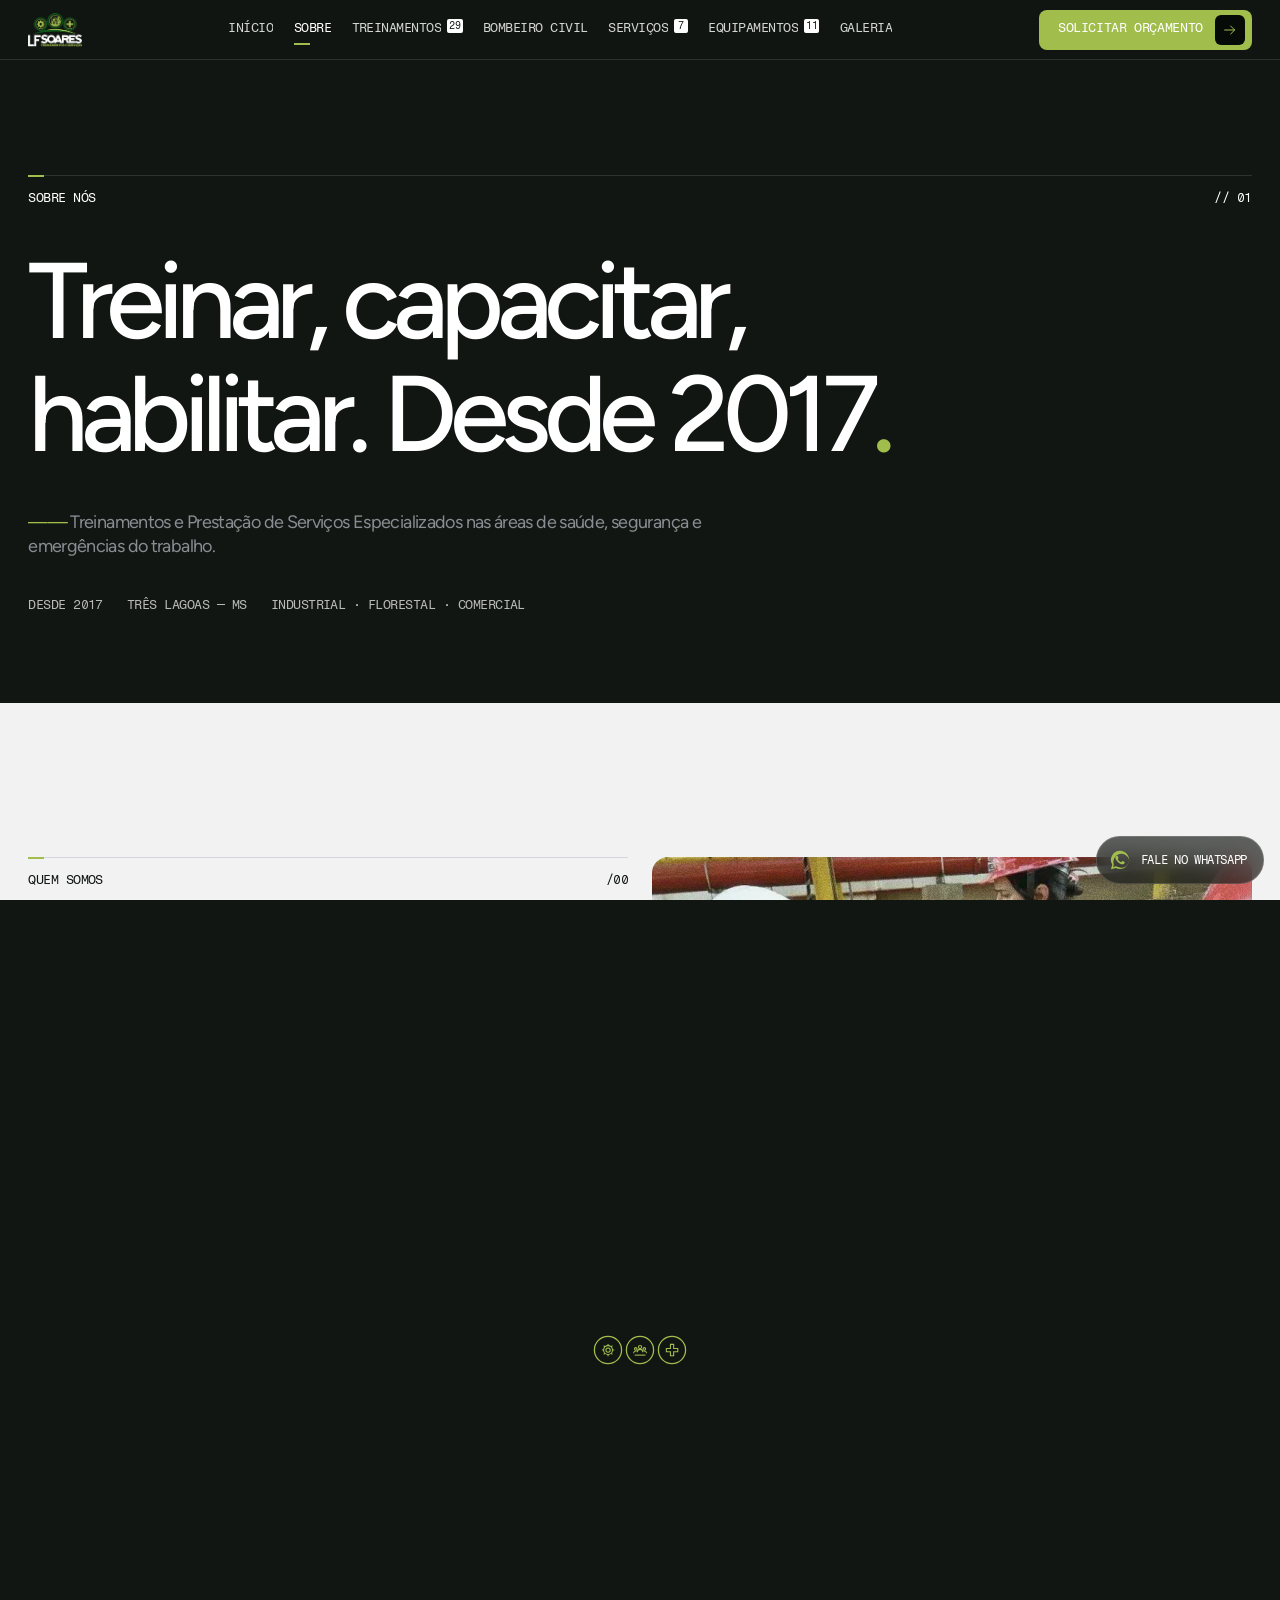
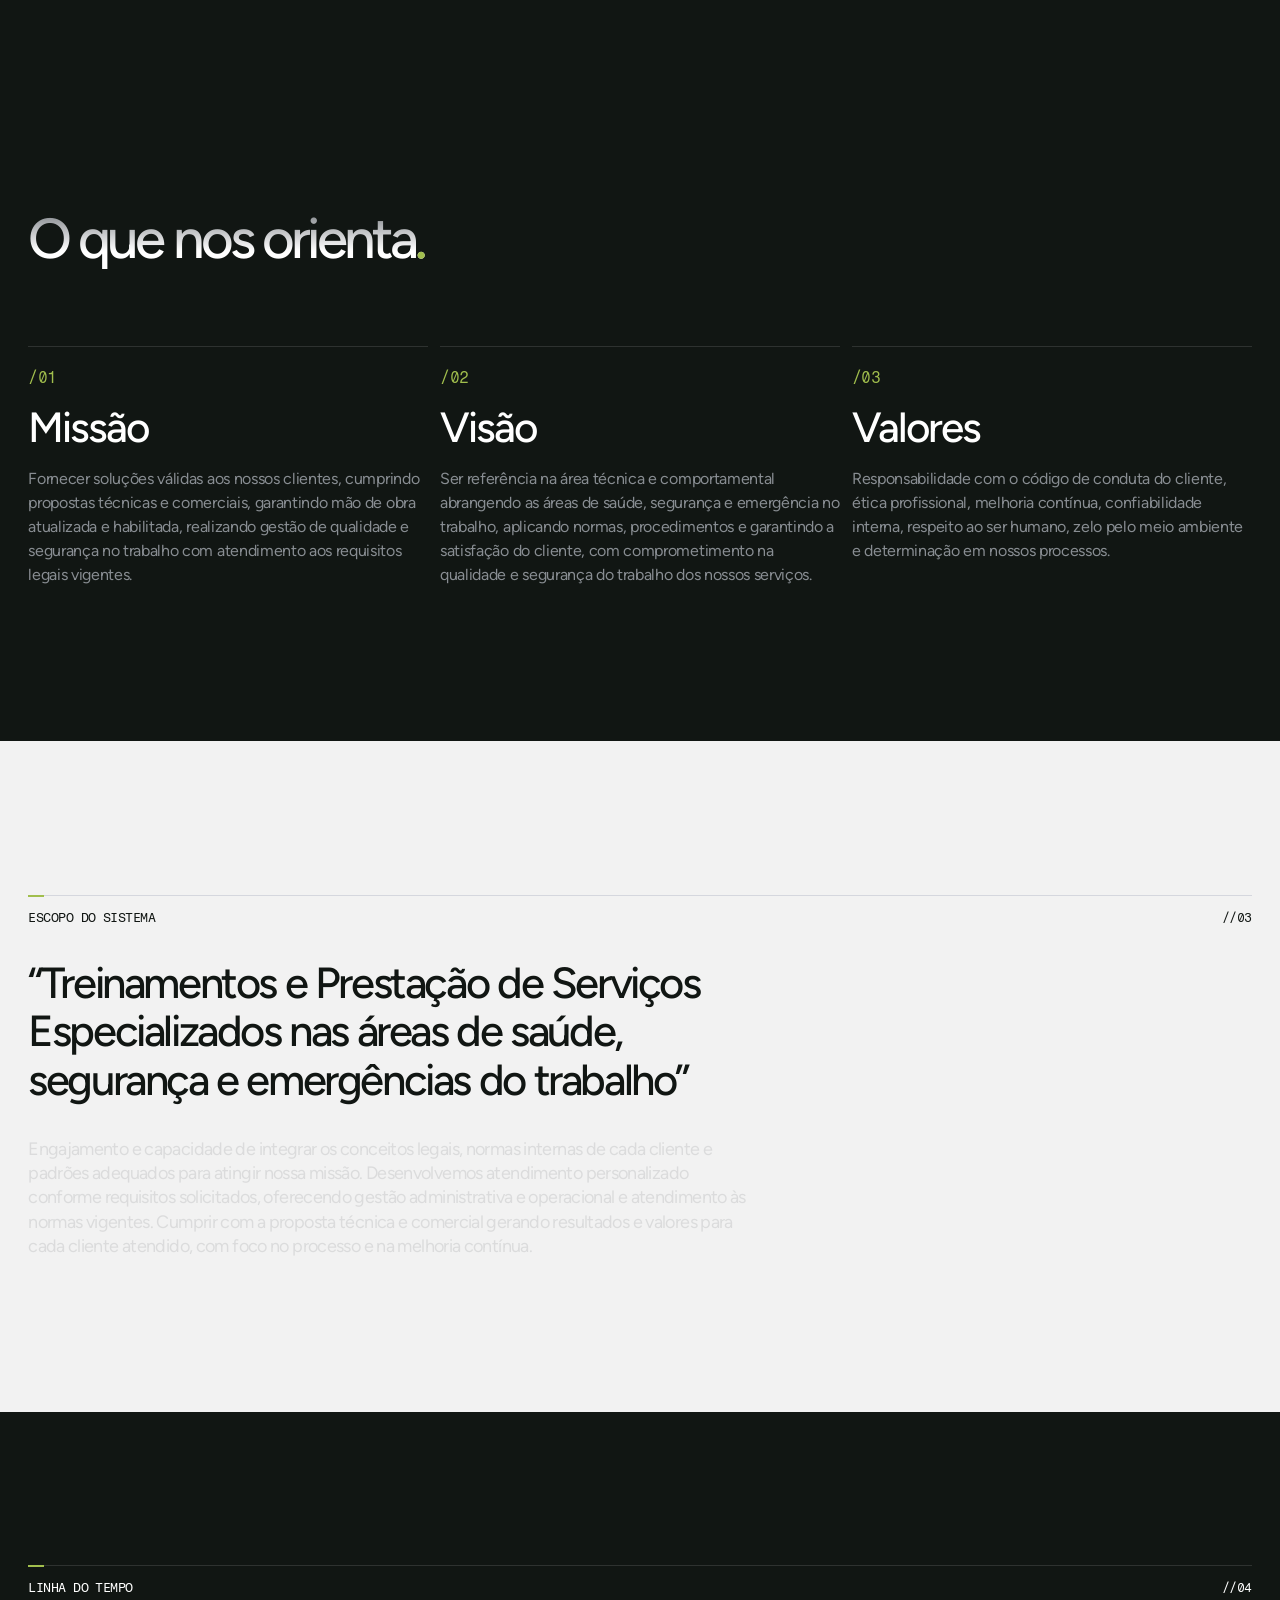
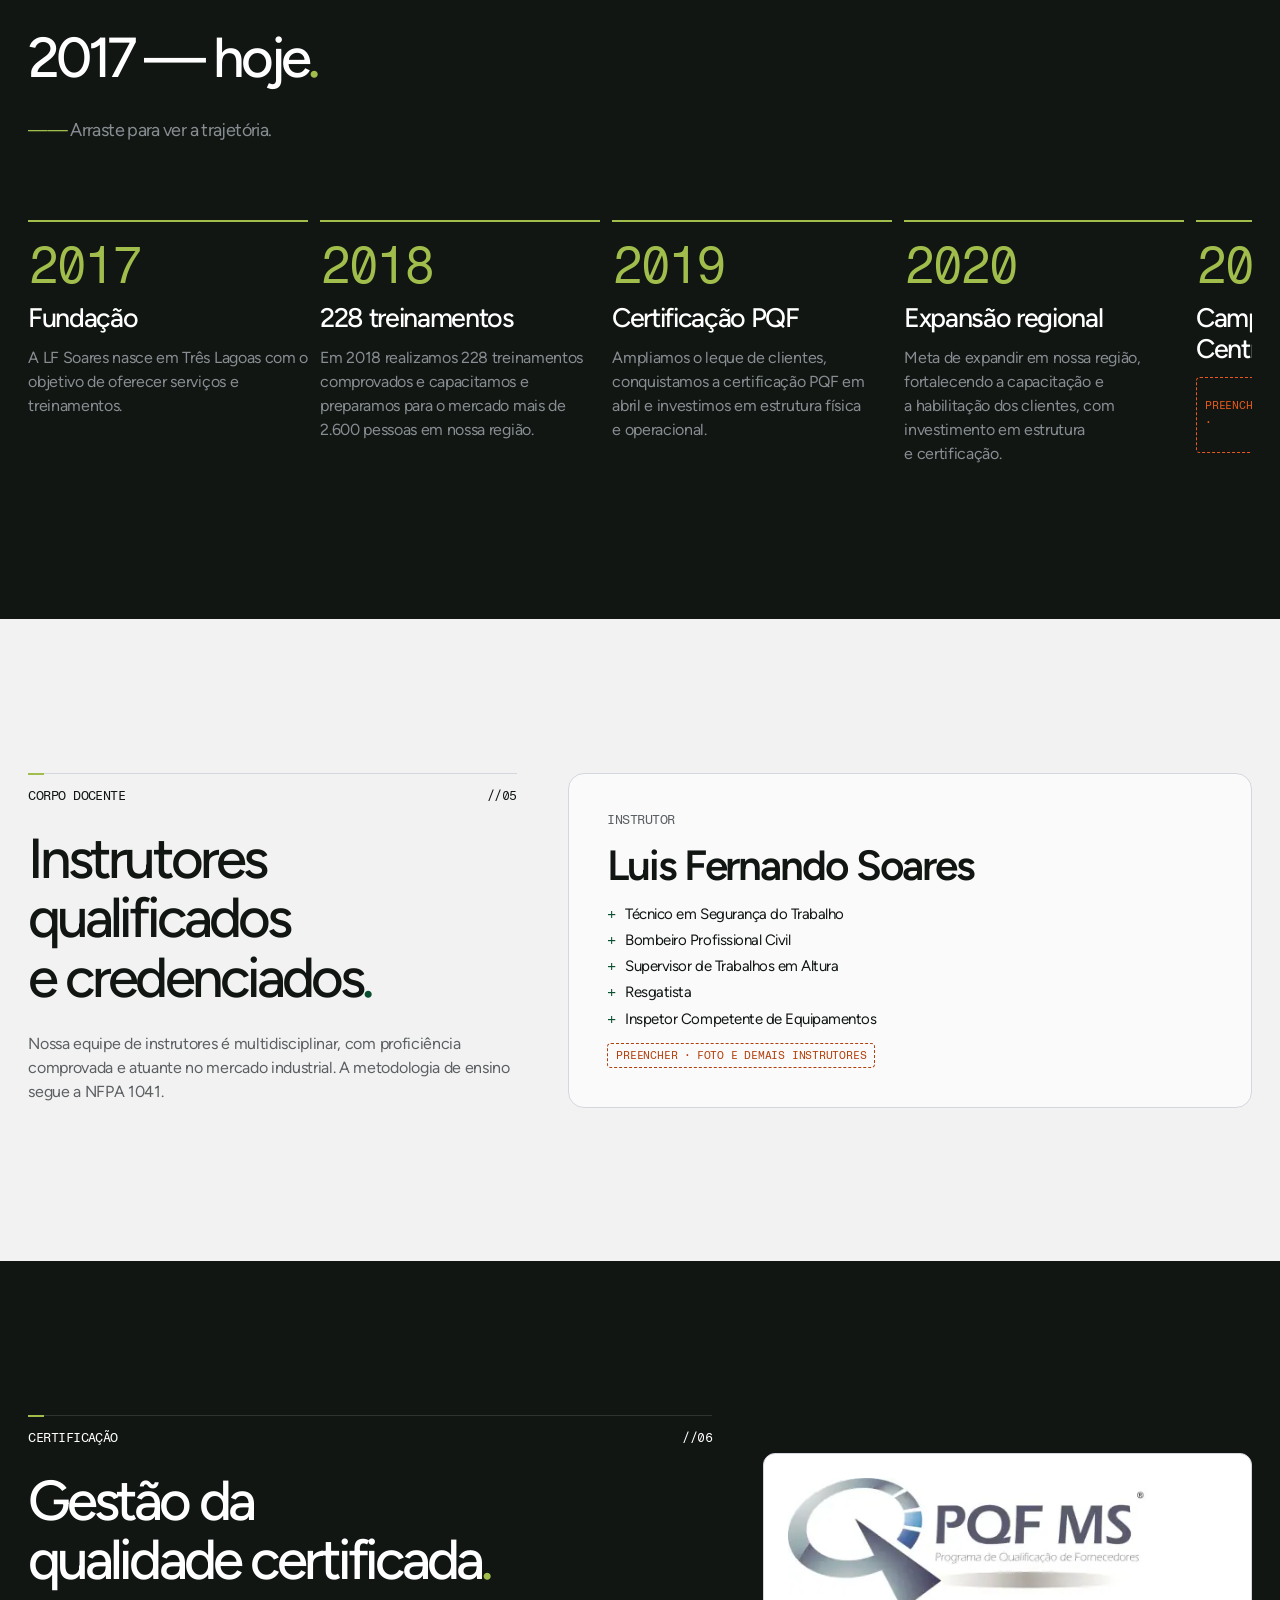
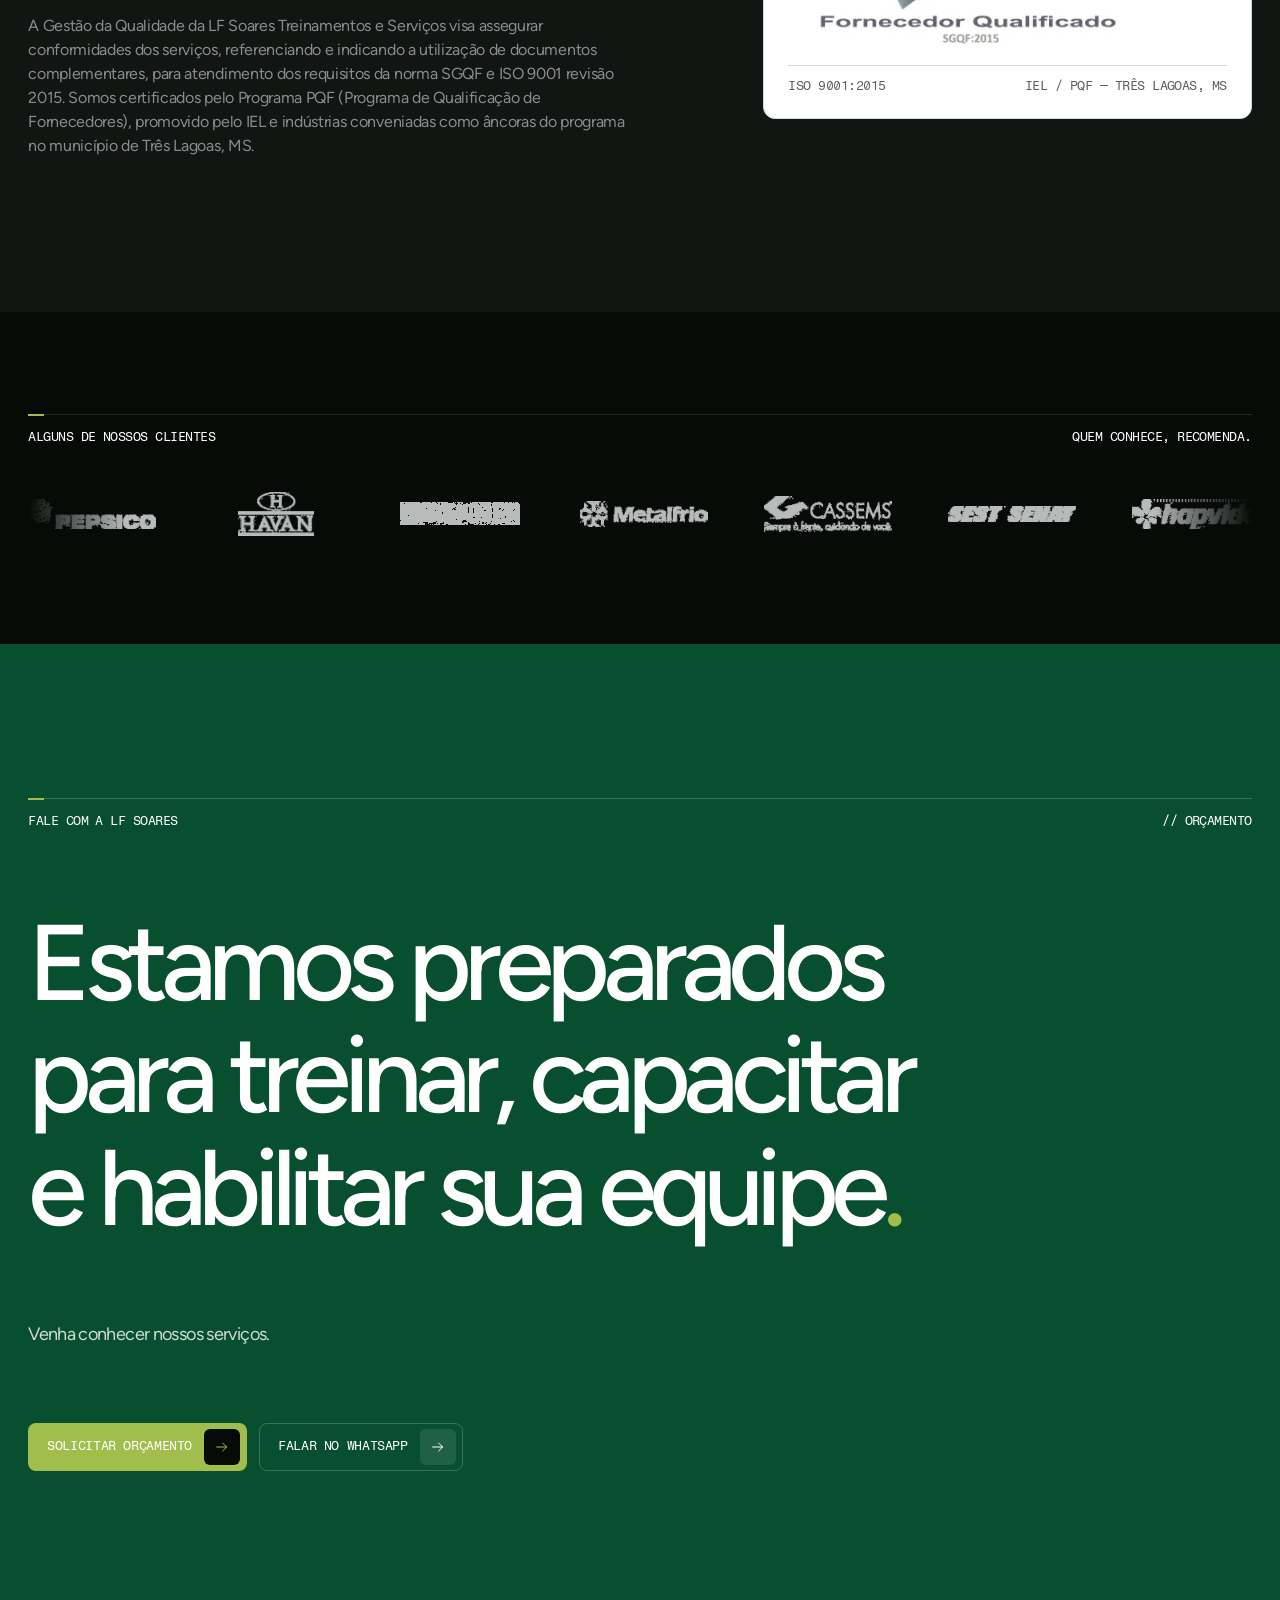
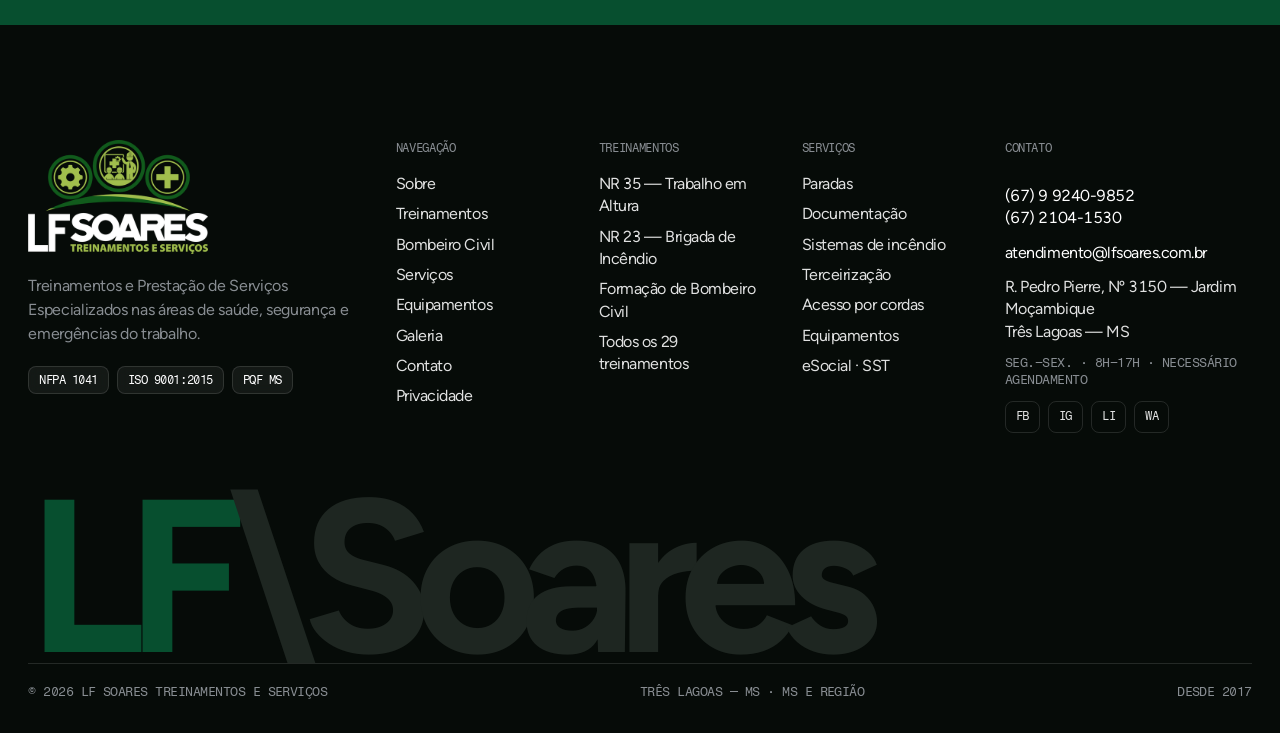
<file: sobre/index.html>
<!doctype html>
<html lang="pt-BR">
<head>
<meta charset="utf-8">
<title>Sobre a LF Soares · Treinamentos e Serviços desde 2017 · Três Lagoas — MS</title>
<meta name="description" content="Conheça a LF Soares: missão, visão, valores, certificação PQF com referência à ISO 9001:2015 e a trajetória desde 2017 em Três Lagoas — MS.">
<meta name="viewport" content="width=device-width, initial-scale=1, viewport-fit=cover">
<meta name="theme-color" content="#111613">
<link rel="canonical" href="https://www.lfsoares.com.br/sobre">
<meta property="og:type" content="website"><meta property="og:locale" content="pt_BR"><meta property="og:site_name" content="LF Soares Treinamentos e Serviços">
<meta property="og:title" content="Sobre a LF Soares · Treinamentos e Serviços desde 2017 · Três Lagoas — MS"><meta property="og:description" content="Conheça a LF Soares: missão, visão, valores, certificação PQF com referência à ISO 9001:2015 e a trajetória desde 2017 em Três Lagoas — MS."><meta property="og:url" content="https://agenciaothon.github.io/lf-soares/sobre/"><meta property="og:image" content="https://agenciaothon.github.io/lf-soares/assets/og.jpg">
<meta name="twitter:card" content="summary_large_image">
<link rel="icon" href="../assets/favicon.svg" type="image/svg+xml">
<link rel="preload" href="../assets/fonts/figtree-latin-500-normal.woff2" as="font" type="font/woff2" crossorigin><link rel="stylesheet" href="../assets/fonts.css">
<link rel="stylesheet" href="../assets/site.css">
<script type="application/ld+json">{"@context":"https://schema.org","@type":["LocalBusiness","EducationalOrganization"],"name":"LF Soares Treinamentos e Serviços","url":"https://www.lfsoares.com.br","foundingDate":"2017","telephone":"+55-67-99240-9852","email":"atendimento@lfsoares.com.br","areaServed":["Mato Grosso do Sul","São Paulo"],"address":{"@type":"PostalAddress","streetAddress":"R. Pedro Pierre, Nº 3150","addressLocality":"Três Lagoas","addressRegion":"MS","addressCountry":"BR"},"sameAs":["https://facebook.com/lfsoarestreinamentoseservicos","https://instagram.com/lfsoarestreinamentoseservicos/","https://www.linkedin.com/company/lf-soares-treinamentos-e-servi%C3%A7os/"],"description":"Treinamentos e Prestação de Serviços Especializados nas áreas de saúde, segurança e emergências do trabalho."}</script>
</head>
<body>
<div class="site" data-mode="local" lang="pt-BR">
<a class="skip" href="#conteudo">Pular para o conteúdo</a>

<header class="nav" role="banner">
  <div class="nav__bar wrap">
    <a class="nav__logo" href="../index.html" aria-label="LF Soares — início"><img class="" src="../img/logo/lf-soares-escuro.png" width="472" height="300" alt="LF Soares Treinamentos e Serviços"></a>
    <nav class="nav__links" aria-label="Principal">
      <a href="../index.html"><span data-roll>Início</span></a><a href="index.html" aria-current="page"><span data-roll>Sobre</span></a><a href="../treinamentos/index.html"><span data-roll>Treinamentos</span><span class="badge" aria-label="29 itens">29</span></a><a href="../bombeiro-civil/index.html"><span data-roll>Bombeiro Civil</span></a><a href="../servicos/index.html"><span data-roll>Serviços</span><span class="badge" aria-label="7 itens">7</span></a><a href="../equipamentos/index.html"><span data-roll>Equipamentos</span><span class="badge" aria-label="11 itens">11</span></a><a href="../galeria/index.html"><span data-roll>Galeria</span></a>
    </nav>
    <div class="nav__cta">
      <a class="btn btn--primary" href="../contato/index.html" ><span data-roll="chars" data-btnlabel>Solicitar orçamento</span><span class="btn__arrow" aria-hidden="true"><svg viewBox="0 0 24 24" fill="none" stroke="currentColor" stroke-width="1.5" stroke-linecap="round" stroke-linejoin="round" aria-hidden="true" focusable="false"><path d="M4 12h15M13 6l6 6-6 6"/></svg><svg viewBox="0 0 24 24" fill="none" stroke="currentColor" stroke-width="1.5" stroke-linecap="round" stroke-linejoin="round" aria-hidden="true" focusable="false"><path d="M4 12h15M13 6l6 6-6 6"/></svg></span></a>
      <button class="nav__burger" type="button" aria-expanded="false" aria-controls="menu" aria-label="Abrir menu"><span></span></button>
    </div>
  </div>
</header>
<div class="menu" id="menu" hidden role="dialog" aria-modal="true" aria-label="Menu">
  <div class="menu__top wrap"><img class="" src="../img/logo/lf-soares-escuro.png" width="472" height="300" alt="LF Soares Treinamentos e Serviços"><button class="menu__close" type="button" aria-label="Fechar menu"><svg viewBox="0 0 24 24" fill="none" stroke="currentColor" stroke-width="1.5" stroke-linecap="round" stroke-linejoin="round" aria-hidden="true" focusable="false"><path d="M6 6l12 12M18 6L6 18"/></svg></button></div>
  <nav class="menu__list wrap" aria-label="Menu">
    <a href="../index.html"><span class="t-label-xs">/01</span><span data-roll>Início</span></a><a href="index.html" aria-current="page"><span class="t-label-xs">/02</span><span data-roll>Sobre</span></a><a href="../treinamentos/index.html"><span class="t-label-xs">/03</span><span data-roll>Treinamentos</span><span class="badge">29</span></a><a href="../bombeiro-civil/index.html"><span class="t-label-xs">/04</span><span data-roll>Bombeiro Civil</span></a><a href="../servicos/index.html"><span class="t-label-xs">/05</span><span data-roll>Serviços</span><span class="badge">7</span></a><a href="../equipamentos/index.html"><span class="t-label-xs">/06</span><span data-roll>Equipamentos</span><span class="badge">11</span></a><a href="../galeria/index.html"><span class="t-label-xs">/07</span><span data-roll>Galeria</span></a><a href="../contato/index.html"><span class="t-label-xs">/08</span><span data-roll>Contato</span></a>
  </nav>
  <div class="menu__foot wrap t-label-s">
    <span>(67) 9 9240-9852 · WhatsApp</span>
    <span>atendimento@lfsoares.com.br</span>
    <span>Três Lagoas — MS</span>
  </div>
</div>
<main id="conteudo">

<section class="phero" data-tone="dark">
  <div class="wrap phero__grid">
    
    <div class="eyebrow"><span class="t-label-s">Sobre nós</span><span class="t-label-s">// 01</span></div>
    <h1 class="t-dxl" data-hero="slideFromLeft">Treinar, capacitar, habilitar. Desde 2017<span class="dot">.</span></h1>
    <p class="t-lead lede measure" data-hero="fadeUp">Treinamentos e Prestação de Serviços Especializados nas áreas de saúde, segurança e emergências do trabalho.</p>
    <div class="phero__meta t-label-s" data-hero="fade"><span>Desde 2017</span><span>Três Lagoas — MS</span><span>Industrial · Florestal · Comercial</span></div>
    
  </div>
</section>
<section class="sec" data-tone="light" aria-labelledby="qs-t">
  <div class="wrap g12">
    <div class="c-1-6 stack"><div class="eyebrow"><span class="t-label-s">Quem somos</span><span class="t-label-s">/00</span></div><h2 class="t-h2" id="qs-t">Uma empresa de Três Lagoas focada em saúde, segurança e emergência do trabalho<span class="dot">.</span></h2><p class="t-body measure">A LF Soares Treinamentos e Serviços é uma empresa individual, habilitada e autorizada pelo Município de Três Lagoas, Mato Grosso do Sul. Nossa atuação é no mercado brasileiro e nosso foco está nas áreas da saúde, segurança e emergência do trabalho.</p><p class="t-body measure">A LF Soares nasceu em 2017 com o objetivo de oferecer serviços e treinamentos. Em abril de 2019, comemoramos a certificação do Programa de Desenvolvimento e Qualificação de Fornecedores — PQF MS, com referência aos requisitos da norma ISO 9001:2015.</p><p class="t-body measure">A metodologia de treinamento dos nossos instrutores é baseada no conceito americano NFPA 1041.</p></div>
    <div class="c-7-6"><figure class="media media--treated  " style="aspect-ratio:4/3"><img class="" src="../img/fotos/img-20180727-135652574-hdr-640.webp" width="640" height="480" alt="Equipe da LF Soares em treinamento de altura com capacetes e cinturões" loading="lazy" decoding="async"></figure></div>
  </div>
</section>
<section class="sec" data-tone="dark" aria-labelledby="mvv-t">
  <div class="wrap">
    
<header class="sec-head ">
  <div class="eyebrow"><span class="t-label-s">Missão · Visão · Valores</span><span class="t-label-s">//02</span></div>
  <h2 class="t-h2 grad-h" data-reveal="slideFromLeftShort">O que nos orienta<span class="dot">.</span></h2>
  
</header>
    <h2 class="vh" id="mvv-t">Missão, visão e valores</h2>
    <div class="mvv">
      <div data-reveal="fadeUp"><span class="n">/01</span><h3 class="t-h3">Missão</h3><p class="t-body">Fornecer soluções válidas aos nossos clientes, cumprindo propostas técnicas e comerciais, garantindo mão de obra atualizada e habilitada, realizando gestão de qualidade e segurança no trabalho com atendimento aos requisitos legais vigentes.</p></div><div data-reveal="fadeUp"><span class="n">/02</span><h3 class="t-h3">Visão</h3><p class="t-body">Ser referência na área técnica e comportamental abrangendo as áreas de saúde, segurança e emergência no trabalho, aplicando normas, procedimentos e garantindo a satisfação do cliente, com comprometimento na qualidade e segurança do trabalho dos nossos serviços.</p></div><div data-reveal="fadeUp"><span class="n">/03</span><h3 class="t-h3">Valores</h3><p class="t-body">Responsabilidade com o código de conduta do cliente, ética profissional, melhoria contínua, confiabilidade interna, respeito ao ser humano, zelo pelo meio ambiente e determinação em nossos processos.</p></div>
    </div>
  </div>
</section>
<section class="sec" data-tone="light" aria-labelledby="esc-t">
  <div class="wrap stack" style="--stack:32px">
    <div class="eyebrow"><span class="t-label-s">Escopo do sistema</span><span class="t-label-s">//03</span></div>
    <h2 class="quote-big" id="esc-t">“Treinamentos e Prestação de Serviços Especializados nas áreas de saúde, segurança e emergências do trabalho”</h2>
    <p class="t-lead measure" data-chars>Engajamento e capacidade de integrar os conceitos legais, normas internas de cada cliente e padrões adequados para atingir nossa missão. Desenvolvemos atendimento personalizado conforme requisitos solicitados, oferecendo gestão administrativa e operacional e atendimento às normas vigentes. Cumprir com a proposta técnica e comercial gerando resultados e valores para cada cliente atendido, com foco no processo e na melhoria contínua.</p>
  </div>
</section>
<section class="sec" data-tone="dark" aria-labelledby="tl-t">
  <div class="wrap">
    
<header class="sec-head ">
  <div class="eyebrow"><span class="t-label-s">Linha do tempo</span><span class="t-label-s">//04</span></div>
  <h2 class="t-h2" data-reveal="slideFromLeftShort">2017 — hoje<span class="dot">.</span></h2>
  <p class="t-lead lede" data-reveal="fadeUp">Arraste para ver a trajetória.</p>
</header>
    <h2 class="vh" id="tl-t">Linha do tempo</h2>
    <ol class="tl" data-drag>
      <li class="tl__item"><span class="tl__yr">2017</span><h3 class="t-h4">Fundação</h3><p class="t-body">A LF Soares nasce em Três Lagoas com o objetivo de oferecer serviços e treinamentos.</p></li><li class="tl__item"><span class="tl__yr">2018</span><h3 class="t-h4">228 treinamentos</h3><p class="t-body">Em 2018 realizamos 228 treinamentos comprovados e capacitamos e preparamos para o mercado mais de 2.600 pessoas em nossa região.</p></li><li class="tl__item"><span class="tl__yr">2019</span><h3 class="t-h4">Certificação PQF</h3><p class="t-body">Ampliamos o leque de clientes, conquistamos a certificação PQF em abril e investimos em estrutura física e operacional.</p></li><li class="tl__item"><span class="tl__yr">2020</span><h3 class="t-h4">Expansão regional</h3><p class="t-body">Meta de expandir em nossa região, fortalecendo a capacitação e a habilitação dos clientes, com investimento em estrutura e certificação.</p></li><li class="tl__item"><span class="tl__yr">2021—2026</span><h3 class="t-h4">Campo prático e Centro de Formação</h3><p class="t-body"><span class="pend">Marcos de 2021 a 2026: torre de treinamento, Centro de Formação de Bombeiro Civil, números atualizados.</span></p></li>
    </ol>
  </div>
</section>
<section class="sec" data-tone="light" aria-labelledby="doc-t">
  <div class="wrap instr">
    <div class="stack"><div class="eyebrow"><span class="t-label-s">Corpo docente</span><span class="t-label-s">//05</span></div><h2 class="t-h2" id="doc-t">Instrutores qualificados e credenciados<span class="dot">.</span></h2><p class="t-body measure">Nossa equipe de instrutores é multidisciplinar, com proficiência comprovada e atuante no mercado industrial. A metodologia de ensino segue a NFPA 1041.</p></div>
    <div class="form-shell stack" style="--stack:14px"><span class="t-label-s" style="color:var(--fg2)">Instrutor</span><p class="t-h3">Luis Fernando Soares</p><ul class="plus-list" style="grid-template-columns:1fr"><li>Técnico em Segurança do Trabalho</li><li>Bombeiro Profissional Civil</li><li>Supervisor de Trabalhos em Altura</li><li>Resgatista</li><li>Inspetor Competente de Equipamentos</li></ul><span><span class="pend">foto e demais instrutores</span></span></div>
  </div>
</section>
<section class="sec" data-tone="dark" aria-labelledby="cert-t">
  <div class="wrap cert">
    <div class="stack"><div class="eyebrow"><span class="t-label-s">Certificação</span><span class="t-label-s">//06</span></div><h2 class="t-h2" id="cert-t">Gestão da qualidade certificada<span class="dot">.</span></h2><p class="t-body measure">A Gestão da Qualidade da LF Soares Treinamentos e Serviços visa assegurar conformidades dos serviços, referenciando e indicando a utilização de documentos complementares, para atendimento dos requisitos da norma SGQF e ISO 9001 revisão 2015. Somos certificados pelo Programa PQF (Programa de Qualificação de Fornecedores), promovido pelo IEL e indústrias conveniadas como âncoras do programa no município de Três Lagoas, MS.</p></div>
    
<div class="cert__seal">
  <img class="" src="../img/selos/logo-pqf-sgqf-2015-800.webp" srcset="../img/selos/logo-pqf-sgqf-2015-400.webp 400w, ../img/selos/logo-pqf-sgqf-2015-800.webp 800w" sizes="360px" width="800" height="378" alt="Selo PQF MS — Fornecedor Qualificado, SGQF 2015" loading="lazy" decoding="async">
  <div class="meta"><span class="norm t-label-s">ISO 9001:2015</span><span class="t-label-s">IEL / PQF — Três Lagoas, MS</span></div>
</div>
  </div>
</section>

<section class="sec sec-tight" data-tone="deep" aria-label="Clientes">
  <div class="wrap stack" style="--stack:40px">
    <div class="eyebrow"><span class="t-label-s">Alguns de nossos clientes</span><span class="t-label-s">Quem conhece, recomenda.</span></div>
    <div class="marquee" style="--dur:55s" role="region" aria-label="Clientes atendidos"><div class="marquee__track"><div class="marquee__group"><div class="logo-cell"><img class="" src="../img/clientes/clientes-atendidos-prancheta-1-640.webp" srcset="../img/clientes/clientes-atendidos-prancheta-1-320.webp 320w, ../img/clientes/clientes-atendidos-prancheta-1-640.webp 640w" sizes="160px" width="640" height="640" alt="PepsiCo" loading="lazy" decoding="async"></div><div class="logo-cell"><img class="" src="../img/clientes/clientes-atendidos-11-640.webp" srcset="../img/clientes/clientes-atendidos-11-320.webp 320w, ../img/clientes/clientes-atendidos-11-640.webp 640w" sizes="160px" width="640" height="640" alt="Havan" loading="lazy" decoding="async"></div><div class="logo-cell"><img class="" src="../img/clientes/renner-138.webp" width="138" height="89" alt="Renner" loading="lazy" decoding="async"></div><div class="logo-cell"><img class="" src="../img/clientes/clientes-atendidos-02-640.webp" srcset="../img/clientes/clientes-atendidos-02-320.webp 320w, ../img/clientes/clientes-atendidos-02-640.webp 640w" sizes="160px" width="640" height="640" alt="Metalfrio" loading="lazy" decoding="async"></div><div class="logo-cell"><img class="" src="../img/clientes/clientes-atendidos-05-640.webp" srcset="../img/clientes/clientes-atendidos-05-320.webp 320w, ../img/clientes/clientes-atendidos-05-640.webp 640w" sizes="160px" width="640" height="640" alt="Cassems" loading="lazy" decoding="async"></div><div class="logo-cell"><img class="" src="../img/clientes/clientes-atendidos-06-640.webp" srcset="../img/clientes/clientes-atendidos-06-320.webp 320w, ../img/clientes/clientes-atendidos-06-640.webp 640w" sizes="160px" width="640" height="640" alt="SEST SENAT" loading="lazy" decoding="async"></div><div class="logo-cell"><img class="" src="../img/clientes/clientes-atendidos-16-640.webp" srcset="../img/clientes/clientes-atendidos-16-320.webp 320w, ../img/clientes/clientes-atendidos-16-640.webp 640w" sizes="160px" width="640" height="640" alt="Hapvida" loading="lazy" decoding="async"></div><div class="logo-cell"><img class="" src="../img/clientes/clientes-atendidos-15-640.webp" srcset="../img/clientes/clientes-atendidos-15-320.webp 320w, ../img/clientes/clientes-atendidos-15-640.webp 640w" sizes="160px" width="640" height="640" alt="São Francisco" loading="lazy" decoding="async"></div><div class="logo-cell"><img class="" src="../img/clientes/clientes-atendidos-18-640.webp" srcset="../img/clientes/clientes-atendidos-18-320.webp 320w, ../img/clientes/clientes-atendidos-18-640.webp 640w" sizes="160px" width="640" height="640" alt="Chiquinho" loading="lazy" decoding="async"></div><div class="logo-cell"><img class="" src="../img/clientes/clientes-atendidos-07-640.webp" srcset="../img/clientes/clientes-atendidos-07-320.webp 320w, ../img/clientes/clientes-atendidos-07-640.webp 640w" sizes="160px" width="640" height="640" alt="Império Cerveja Puro Malte" loading="lazy" decoding="async"></div><div class="logo-cell"><img class="" src="../img/clientes/clientes-atendidos-08-640.webp" srcset="../img/clientes/clientes-atendidos-08-320.webp 320w, ../img/clientes/clientes-atendidos-08-640.webp 640w" sizes="160px" width="640" height="640" alt="Bigmart" loading="lazy" decoding="async"></div><div class="logo-cell"><img class="" src="../img/clientes/clientes-atendidos-09-640.webp" srcset="../img/clientes/clientes-atendidos-09-320.webp 320w, ../img/clientes/clientes-atendidos-09-640.webp 640w" sizes="160px" width="640" height="640" alt="Unipetro" loading="lazy" decoding="async"></div><div class="logo-cell"><img class="" src="../img/clientes/clientes-atendidos-12-640.webp" srcset="../img/clientes/clientes-atendidos-12-320.webp 320w, ../img/clientes/clientes-atendidos-12-640.webp 640w" sizes="160px" width="640" height="640" alt="Otino" loading="lazy" decoding="async"></div><div class="logo-cell"><img class="" src="../img/clientes/clientes-atendidos-13-640.webp" srcset="../img/clientes/clientes-atendidos-13-320.webp 320w, ../img/clientes/clientes-atendidos-13-640.webp 640w" sizes="160px" width="640" height="640" alt="Lots Group" loading="lazy" decoding="async"></div><div class="logo-cell"><img class="" src="../img/clientes/clientes-atendidos-14-640.webp" srcset="../img/clientes/clientes-atendidos-14-320.webp 320w, ../img/clientes/clientes-atendidos-14-640.webp 640w" sizes="160px" width="640" height="640" alt="Esgotec" loading="lazy" decoding="async"></div><div class="logo-cell"><img class="" src="../img/clientes/clientes-atendidos-17-640.webp" srcset="../img/clientes/clientes-atendidos-17-320.webp 320w, ../img/clientes/clientes-atendidos-17-640.webp 640w" sizes="160px" width="640" height="640" alt="Mais Freios" loading="lazy" decoding="async"></div><div class="logo-cell"><img class="" src="../img/clientes/clientes-atendidos-19-640.webp" srcset="../img/clientes/clientes-atendidos-19-320.webp 320w, ../img/clientes/clientes-atendidos-19-640.webp 640w" sizes="160px" width="640" height="640" alt="Campo Verde Florestal" loading="lazy" decoding="async"></div><div class="logo-cell"><img class="" src="../img/clientes/clientes-atendidos-20-640.webp" srcset="../img/clientes/clientes-atendidos-20-320.webp 320w, ../img/clientes/clientes-atendidos-20-640.webp 640w" sizes="160px" width="640" height="640" alt="Construarte" loading="lazy" decoding="async"></div><div class="logo-cell"><img class="" src="../img/clientes/clientes-atendidos-22-640.webp" srcset="../img/clientes/clientes-atendidos-22-320.webp 320w, ../img/clientes/clientes-atendidos-22-640.webp 640w" sizes="160px" width="640" height="640" alt="Lila Abrahão Edifício" loading="lazy" decoding="async"></div><div class="logo-cell"><img class="" src="../img/clientes/clientes-atendidos-23-640.webp" srcset="../img/clientes/clientes-atendidos-23-320.webp 320w, ../img/clientes/clientes-atendidos-23-640.webp 640w" sizes="160px" width="640" height="640" alt="Team 67" loading="lazy" decoding="async"></div><div class="logo-cell"><img class="" src="../img/clientes/clientes-atendidos-24-640.webp" srcset="../img/clientes/clientes-atendidos-24-320.webp 320w, ../img/clientes/clientes-atendidos-24-640.webp 640w" sizes="160px" width="640" height="640" alt="PI3 Tornearia e Solda" loading="lazy" decoding="async"></div><div class="logo-cell"><img class="" src="../img/clientes/clientes-atendidos-25-640.webp" srcset="../img/clientes/clientes-atendidos-25-320.webp 320w, ../img/clientes/clientes-atendidos-25-640.webp 640w" sizes="160px" width="640" height="640" alt="LR Auto Elétrica" loading="lazy" decoding="async"></div><div class="logo-cell"><img class="" src="../img/clientes/clientes-atendidos-26-640.webp" srcset="../img/clientes/clientes-atendidos-26-320.webp 320w, ../img/clientes/clientes-atendidos-26-640.webp 640w" sizes="160px" width="640" height="640" alt="Trifer Comércio de Ferros" loading="lazy" decoding="async"></div><div class="logo-cell"><img class="" src="../img/clientes/clientes-atendidos-27-640.webp" srcset="../img/clientes/clientes-atendidos-27-320.webp 320w, ../img/clientes/clientes-atendidos-27-640.webp 640w" sizes="160px" width="640" height="640" alt="Nortão" loading="lazy" decoding="async"></div><div class="logo-cell"><img class="" src="../img/clientes/clientes-atendidos-28-640.webp" srcset="../img/clientes/clientes-atendidos-28-320.webp 320w, ../img/clientes/clientes-atendidos-28-640.webp 640w" sizes="160px" width="640" height="640" alt="Kidy Calçados" loading="lazy" decoding="async"></div><div class="logo-cell"><img class="" src="../img/clientes/clientes-atendidos-29-640.webp" srcset="../img/clientes/clientes-atendidos-29-320.webp 320w, ../img/clientes/clientes-atendidos-29-640.webp 640w" sizes="160px" width="640" height="640" alt="Curtume Três Lagoas · Exata Ambiental" loading="lazy" decoding="async"></div><div class="logo-cell"><img class="" src="../img/clientes/clientes-atendidos-30-640.webp" srcset="../img/clientes/clientes-atendidos-30-320.webp 320w, ../img/clientes/clientes-atendidos-30-640.webp 640w" sizes="160px" width="640" height="640" alt="Quilombo" loading="lazy" decoding="async"></div><div class="logo-cell"><img class="" src="../img/clientes/clientes-atendidos-31-640.webp" srcset="../img/clientes/clientes-atendidos-31-320.webp 320w, ../img/clientes/clientes-atendidos-31-640.webp 640w" sizes="160px" width="640" height="640" alt="NetMS Serviços Técnicos" loading="lazy" decoding="async"></div><div class="logo-cell"><img class="" src="../img/clientes/clientes-atendidos-32-640.webp" srcset="../img/clientes/clientes-atendidos-32-320.webp 320w, ../img/clientes/clientes-atendidos-32-640.webp 640w" sizes="160px" width="640" height="640" alt="Bureau Próximo" loading="lazy" decoding="async"></div><div class="logo-cell"><img class="" src="../img/clientes/geneseas-138.webp" width="138" height="89" alt="GeneSeas" loading="lazy" decoding="async"></div><div class="logo-cell"><img class="" src="../img/clientes/multilog-138.webp" width="138" height="89" alt="Multilog" loading="lazy" decoding="async"></div></div><div class="marquee__group" aria-hidden="true"><div class="logo-cell"><img class="" src="../img/clientes/clientes-atendidos-prancheta-1-640.webp" srcset="../img/clientes/clientes-atendidos-prancheta-1-320.webp 320w, ../img/clientes/clientes-atendidos-prancheta-1-640.webp 640w" sizes="160px" width="640" height="640" alt="" loading="lazy" decoding="async"></div><div class="logo-cell"><img class="" src="../img/clientes/clientes-atendidos-11-640.webp" srcset="../img/clientes/clientes-atendidos-11-320.webp 320w, ../img/clientes/clientes-atendidos-11-640.webp 640w" sizes="160px" width="640" height="640" alt="" loading="lazy" decoding="async"></div><div class="logo-cell"><img class="" src="../img/clientes/renner-138.webp" width="138" height="89" alt="" loading="lazy" decoding="async"></div><div class="logo-cell"><img class="" src="../img/clientes/clientes-atendidos-02-640.webp" srcset="../img/clientes/clientes-atendidos-02-320.webp 320w, ../img/clientes/clientes-atendidos-02-640.webp 640w" sizes="160px" width="640" height="640" alt="" loading="lazy" decoding="async"></div><div class="logo-cell"><img class="" src="../img/clientes/clientes-atendidos-05-640.webp" srcset="../img/clientes/clientes-atendidos-05-320.webp 320w, ../img/clientes/clientes-atendidos-05-640.webp 640w" sizes="160px" width="640" height="640" alt="" loading="lazy" decoding="async"></div><div class="logo-cell"><img class="" src="../img/clientes/clientes-atendidos-06-640.webp" srcset="../img/clientes/clientes-atendidos-06-320.webp 320w, ../img/clientes/clientes-atendidos-06-640.webp 640w" sizes="160px" width="640" height="640" alt="" loading="lazy" decoding="async"></div><div class="logo-cell"><img class="" src="../img/clientes/clientes-atendidos-16-640.webp" srcset="../img/clientes/clientes-atendidos-16-320.webp 320w, ../img/clientes/clientes-atendidos-16-640.webp 640w" sizes="160px" width="640" height="640" alt="" loading="lazy" decoding="async"></div><div class="logo-cell"><img class="" src="../img/clientes/clientes-atendidos-15-640.webp" srcset="../img/clientes/clientes-atendidos-15-320.webp 320w, ../img/clientes/clientes-atendidos-15-640.webp 640w" sizes="160px" width="640" height="640" alt="" loading="lazy" decoding="async"></div><div class="logo-cell"><img class="" src="../img/clientes/clientes-atendidos-18-640.webp" srcset="../img/clientes/clientes-atendidos-18-320.webp 320w, ../img/clientes/clientes-atendidos-18-640.webp 640w" sizes="160px" width="640" height="640" alt="" loading="lazy" decoding="async"></div><div class="logo-cell"><img class="" src="../img/clientes/clientes-atendidos-07-640.webp" srcset="../img/clientes/clientes-atendidos-07-320.webp 320w, ../img/clientes/clientes-atendidos-07-640.webp 640w" sizes="160px" width="640" height="640" alt="" loading="lazy" decoding="async"></div><div class="logo-cell"><img class="" src="../img/clientes/clientes-atendidos-08-640.webp" srcset="../img/clientes/clientes-atendidos-08-320.webp 320w, ../img/clientes/clientes-atendidos-08-640.webp 640w" sizes="160px" width="640" height="640" alt="" loading="lazy" decoding="async"></div><div class="logo-cell"><img class="" src="../img/clientes/clientes-atendidos-09-640.webp" srcset="../img/clientes/clientes-atendidos-09-320.webp 320w, ../img/clientes/clientes-atendidos-09-640.webp 640w" sizes="160px" width="640" height="640" alt="" loading="lazy" decoding="async"></div><div class="logo-cell"><img class="" src="../img/clientes/clientes-atendidos-12-640.webp" srcset="../img/clientes/clientes-atendidos-12-320.webp 320w, ../img/clientes/clientes-atendidos-12-640.webp 640w" sizes="160px" width="640" height="640" alt="" loading="lazy" decoding="async"></div><div class="logo-cell"><img class="" src="../img/clientes/clientes-atendidos-13-640.webp" srcset="../img/clientes/clientes-atendidos-13-320.webp 320w, ../img/clientes/clientes-atendidos-13-640.webp 640w" sizes="160px" width="640" height="640" alt="" loading="lazy" decoding="async"></div><div class="logo-cell"><img class="" src="../img/clientes/clientes-atendidos-14-640.webp" srcset="../img/clientes/clientes-atendidos-14-320.webp 320w, ../img/clientes/clientes-atendidos-14-640.webp 640w" sizes="160px" width="640" height="640" alt="" loading="lazy" decoding="async"></div><div class="logo-cell"><img class="" src="../img/clientes/clientes-atendidos-17-640.webp" srcset="../img/clientes/clientes-atendidos-17-320.webp 320w, ../img/clientes/clientes-atendidos-17-640.webp 640w" sizes="160px" width="640" height="640" alt="" loading="lazy" decoding="async"></div><div class="logo-cell"><img class="" src="../img/clientes/clientes-atendidos-19-640.webp" srcset="../img/clientes/clientes-atendidos-19-320.webp 320w, ../img/clientes/clientes-atendidos-19-640.webp 640w" sizes="160px" width="640" height="640" alt="" loading="lazy" decoding="async"></div><div class="logo-cell"><img class="" src="../img/clientes/clientes-atendidos-20-640.webp" srcset="../img/clientes/clientes-atendidos-20-320.webp 320w, ../img/clientes/clientes-atendidos-20-640.webp 640w" sizes="160px" width="640" height="640" alt="" loading="lazy" decoding="async"></div><div class="logo-cell"><img class="" src="../img/clientes/clientes-atendidos-22-640.webp" srcset="../img/clientes/clientes-atendidos-22-320.webp 320w, ../img/clientes/clientes-atendidos-22-640.webp 640w" sizes="160px" width="640" height="640" alt="" loading="lazy" decoding="async"></div><div class="logo-cell"><img class="" src="../img/clientes/clientes-atendidos-23-640.webp" srcset="../img/clientes/clientes-atendidos-23-320.webp 320w, ../img/clientes/clientes-atendidos-23-640.webp 640w" sizes="160px" width="640" height="640" alt="" loading="lazy" decoding="async"></div><div class="logo-cell"><img class="" src="../img/clientes/clientes-atendidos-24-640.webp" srcset="../img/clientes/clientes-atendidos-24-320.webp 320w, ../img/clientes/clientes-atendidos-24-640.webp 640w" sizes="160px" width="640" height="640" alt="" loading="lazy" decoding="async"></div><div class="logo-cell"><img class="" src="../img/clientes/clientes-atendidos-25-640.webp" srcset="../img/clientes/clientes-atendidos-25-320.webp 320w, ../img/clientes/clientes-atendidos-25-640.webp 640w" sizes="160px" width="640" height="640" alt="" loading="lazy" decoding="async"></div><div class="logo-cell"><img class="" src="../img/clientes/clientes-atendidos-26-640.webp" srcset="../img/clientes/clientes-atendidos-26-320.webp 320w, ../img/clientes/clientes-atendidos-26-640.webp 640w" sizes="160px" width="640" height="640" alt="" loading="lazy" decoding="async"></div><div class="logo-cell"><img class="" src="../img/clientes/clientes-atendidos-27-640.webp" srcset="../img/clientes/clientes-atendidos-27-320.webp 320w, ../img/clientes/clientes-atendidos-27-640.webp 640w" sizes="160px" width="640" height="640" alt="" loading="lazy" decoding="async"></div><div class="logo-cell"><img class="" src="../img/clientes/clientes-atendidos-28-640.webp" srcset="../img/clientes/clientes-atendidos-28-320.webp 320w, ../img/clientes/clientes-atendidos-28-640.webp 640w" sizes="160px" width="640" height="640" alt="" loading="lazy" decoding="async"></div><div class="logo-cell"><img class="" src="../img/clientes/clientes-atendidos-29-640.webp" srcset="../img/clientes/clientes-atendidos-29-320.webp 320w, ../img/clientes/clientes-atendidos-29-640.webp 640w" sizes="160px" width="640" height="640" alt="" loading="lazy" decoding="async"></div><div class="logo-cell"><img class="" src="../img/clientes/clientes-atendidos-30-640.webp" srcset="../img/clientes/clientes-atendidos-30-320.webp 320w, ../img/clientes/clientes-atendidos-30-640.webp 640w" sizes="160px" width="640" height="640" alt="" loading="lazy" decoding="async"></div><div class="logo-cell"><img class="" src="../img/clientes/clientes-atendidos-31-640.webp" srcset="../img/clientes/clientes-atendidos-31-320.webp 320w, ../img/clientes/clientes-atendidos-31-640.webp 640w" sizes="160px" width="640" height="640" alt="" loading="lazy" decoding="async"></div><div class="logo-cell"><img class="" src="../img/clientes/clientes-atendidos-32-640.webp" srcset="../img/clientes/clientes-atendidos-32-320.webp 320w, ../img/clientes/clientes-atendidos-32-640.webp 640w" sizes="160px" width="640" height="640" alt="" loading="lazy" decoding="async"></div><div class="logo-cell"><img class="" src="../img/clientes/geneseas-138.webp" width="138" height="89" alt="" loading="lazy" decoding="async"></div><div class="logo-cell"><img class="" src="../img/clientes/multilog-138.webp" width="138" height="89" alt="" loading="lazy" decoding="async"></div></div></div></div>
  </div>
</section>

<section class="sec" data-tone="green" data-hide-wa>
  <div class="wrap cta-final">
    <div class="eyebrow"><span class="t-label-s">Fale com a LF Soares</span><span class="t-label-s">// orçamento</span></div>
    <h2 class="t-dxl" data-reveal="slideFromLeft">Estamos preparados para treinar, capacitar e habilitar sua equipe<span class="dot">.</span></h2>
    
    <p class="t-lead measure">Venha conhecer nossos serviços.</p>
    <div class="row" style="--row:12px">
      <a class="btn btn--primary" href="../contato/index.html" ><span data-roll="chars" data-btnlabel>Solicitar orçamento</span><span class="btn__arrow" aria-hidden="true"><svg viewBox="0 0 24 24" fill="none" stroke="currentColor" stroke-width="1.5" stroke-linecap="round" stroke-linejoin="round" aria-hidden="true" focusable="false"><path d="M4 12h15M13 6l6 6-6 6"/></svg><svg viewBox="0 0 24 24" fill="none" stroke="currentColor" stroke-width="1.5" stroke-linecap="round" stroke-linejoin="round" aria-hidden="true" focusable="false"><path d="M4 12h15M13 6l6 6-6 6"/></svg></span></a>
      <a class="btn btn--secondary" href="https://wa.me/5567992409852?text=Ol%C3%A1%2C%20gostaria%20de%20mais%20informa%C3%A7%C3%B5es%20a%20respeito%20de%20treinamentos." target="_blank" rel="noopener" ><span data-roll="chars" data-btnlabel>Falar no WhatsApp</span><span class="btn__arrow" aria-hidden="true"><svg viewBox="0 0 24 24" fill="none" stroke="currentColor" stroke-width="1.5" stroke-linecap="round" stroke-linejoin="round" aria-hidden="true" focusable="false"><path d="M4 12h15M13 6l6 6-6 6"/></svg><svg viewBox="0 0 24 24" fill="none" stroke="currentColor" stroke-width="1.5" stroke-linecap="round" stroke-linejoin="round" aria-hidden="true" focusable="false"><path d="M4 12h15M13 6l6 6-6 6"/></svg></span></a>
    </div>
  </div>
</section></main>

<footer class="foot" data-tone="deep" data-hide-wa>
  <div class="wrap">
    <div class="foot__top">
      <div class="foot__brand">
        <img class="" src="../img/logo/lf-soares-escuro.png" width="472" height="300" alt="LF Soares Treinamentos e Serviços">
        <p class="t-body measure-s">Treinamentos e Prestação de Serviços Especializados nas áreas de saúde, segurança e emergências do trabalho.</p>
        <div class="row" style="--row:8px"><span class="chip">NFPA 1041</span><span class="chip">ISO 9001:2015</span><span class="chip">PQF MS</span></div>
      </div>
      <div><h2>Navegação</h2><ul><li><a href="index.html">Sobre</a></li><li><a href="../treinamentos/index.html">Treinamentos</a></li><li><a href="../bombeiro-civil/index.html">Bombeiro Civil</a></li><li><a href="../servicos/index.html">Serviços</a></li><li><a href="../equipamentos/index.html">Equipamentos</a></li><li><a href="../galeria/index.html">Galeria</a></li><li><a href="../contato/index.html">Contato</a></li><li><a href="../privacidade/index.html">Privacidade</a></li></ul></div>
      <div><h2>Treinamentos</h2><ul>
        <li><a href="../treinamentos/nr-35-trabalho-em-altura/index.html">NR 35 — Trabalho em Altura</a></li>
        <li><a href="../treinamentos/brigada-de-incendio/index.html">NR 23 — Brigada de Incêndio</a></li>
        <li><a href="../bombeiro-civil/index.html">Formação de Bombeiro Civil</a></li>
        <li><a href="../treinamentos/index.html">Todos os 29 treinamentos</a></li>
      </ul></div>
      <div><h2>Serviços</h2><ul><li><a href="../servicos/index.html#paradas">Paradas</a></li><li><a href="../servicos/index.html#documentos">Documentação</a></li><li><a href="../servicos/index.html#incendio">Sistemas de incêndio</a></li><li><a href="../servicos/index.html#terceirizacao">Terceirização</a></li><li><a href="../servicos/index.html#cordas">Acesso por cordas</a></li><li><a href="../servicos/index.html#equipamentos">Equipamentos</a></li><li><a href="../servicos/index.html#esocial">eSocial · SST</a></li></ul></div>
      <div class="foot__contact">
        <h2>Contato</h2>
        <span>(67) 9 9240-9852<br>(67) 2104-1530</span>
        <span>atendimento@lfsoares.com.br</span>
        <address>R. Pedro Pierre, Nº 3150 — Jardim Moçambique<br>Três Lagoas — MS</address>
        <span class="t-label-s" style="color:var(--text-faint)">Seg.–Sex. · 8h–17h · necessário agendamento</span>
        <div class="foot__soc"><a href="https://facebook.com/lfsoarestreinamentoseservicos" target="_blank" rel="noopener" aria-label="Facebook">FB</a><a href="https://instagram.com/lfsoarestreinamentoseservicos/" target="_blank" rel="noopener" aria-label="Instagram">IG</a><a href="https://www.linkedin.com/company/lf-soares-treinamentos-e-servi%C3%A7os/" target="_blank" rel="noopener" aria-label="LinkedIn">LI</a><a href="https://wa.me/5567992409852?text=Ol%C3%A1%2C%20gostaria%20de%20mais%20informa%C3%A7%C3%B5es%20a%20respeito%20de%20treinamentos." target="_blank" rel="noopener" aria-label="WhatsApp">WA</a></div>
      </div>
    </div>
    <p class="foot__mega" aria-hidden="true"><span class="lf">LF</span>\Soares</p>
    <div class="foot__bottom t-label-s">
      <span>© <span data-year>2026</span> LF Soares Treinamentos e Serviços</span>
      <span>Três Lagoas — MS · MS e região</span>
      <span>Desde 2017</span>
    </div>
  </div>
</footer>
<a class="wa" href="https://wa.me/5567992409852?text=Ol%C3%A1%2C%20gostaria%20de%20mais%20informa%C3%A7%C3%B5es%20a%20respeito%20de%20treinamentos." target="_blank" rel="noopener" aria-label="Fale no WhatsApp com a LF Soares"><svg viewBox="0 0 24 24" fill="currentColor" aria-hidden="true"><path d="M12.04 2a9.9 9.9 0 00-8.5 15l-1.4 5.1 5.3-1.4A9.9 9.9 0 1012.04 2zm0 18.1a8.2 8.2 0 01-4.2-1.15l-.3-.18-3.1.82.83-3.04-.2-.31a8.2 8.2 0 1117 -4.34 8.2 8.2 0 01-10 8.2zm4.5-6.1c-.25-.12-1.46-.72-1.69-.8-.23-.09-.39-.13-.56.12-.16.25-.64.8-.79.97-.14.16-.29.18-.54.06a6.7 6.7 0 01-3.34-2.92c-.25-.43.25-.4.72-1.34.08-.16.04-.3-.02-.43-.06-.12-.56-1.34-.76-1.84-.2-.48-.4-.41-.56-.42h-.47a.9.9 0 00-.66.31 2.77 2.77 0 00-.87 2.06 4.8 4.8 0 001 2.56 11 11 0 004.22 3.73c1.57.68 2.19.74 2.98.62.48-.07 1.46-.6 1.67-1.18.2-.58.2-1.07.14-1.18-.06-.1-.22-.16-.47-.28z"/></svg><span class="wa__txt">Fale no WhatsApp</span></a>
<div class="curtain" aria-hidden="true"><svg class="" viewBox="0 0 120 40" fill="none" stroke="currentColor" stroke-width="1.6" aria-hidden="true"><circle cx="20" cy="20" r="17"/><circle cx="60" cy="20" r="17"/><circle cx="100" cy="20" r="17"/><g transform="translate(10 10) scale(.84)"><circle cx="12" cy="12" r="3.2"/><path d="M12 2.8v2.4M12 18.8v2.4M2.8 12h2.4M18.8 12h2.4M5.5 5.5l1.7 1.7M16.8 16.8l1.7 1.7M5.5 18.5l1.7-1.7M16.8 7.2l1.7-1.7"/><circle cx="12" cy="12" r="6.6"/></g><g transform="translate(50 10) scale(.84)"><circle cx="12" cy="7.5" r="2.4"/><path d="M7.8 15.2a4.2 4.2 0 018.4 0"/><circle cx="5.6" cy="10.3" r="1.9"/><path d="M2.4 16.6a3.3 3.3 0 014.3-3"/><circle cx="18.4" cy="10.3" r="1.9"/><path d="M21.6 16.6a3.3 3.3 0 00-4.3-3"/><path d="M4 19.5h16"/></g><g transform="translate(90 10) scale(.84)"><path d="M9.6 3.5h4.8v6.1h6.1v4.8h-6.1v6.1H9.6v-6.1H3.5V9.6h6.1z"/></g></svg></div>
<script src="../assets/vendor/lenis.min.js" defer></script><script src="../assets/site.js" defer></script>
</div>
</body>
</html>
</file>
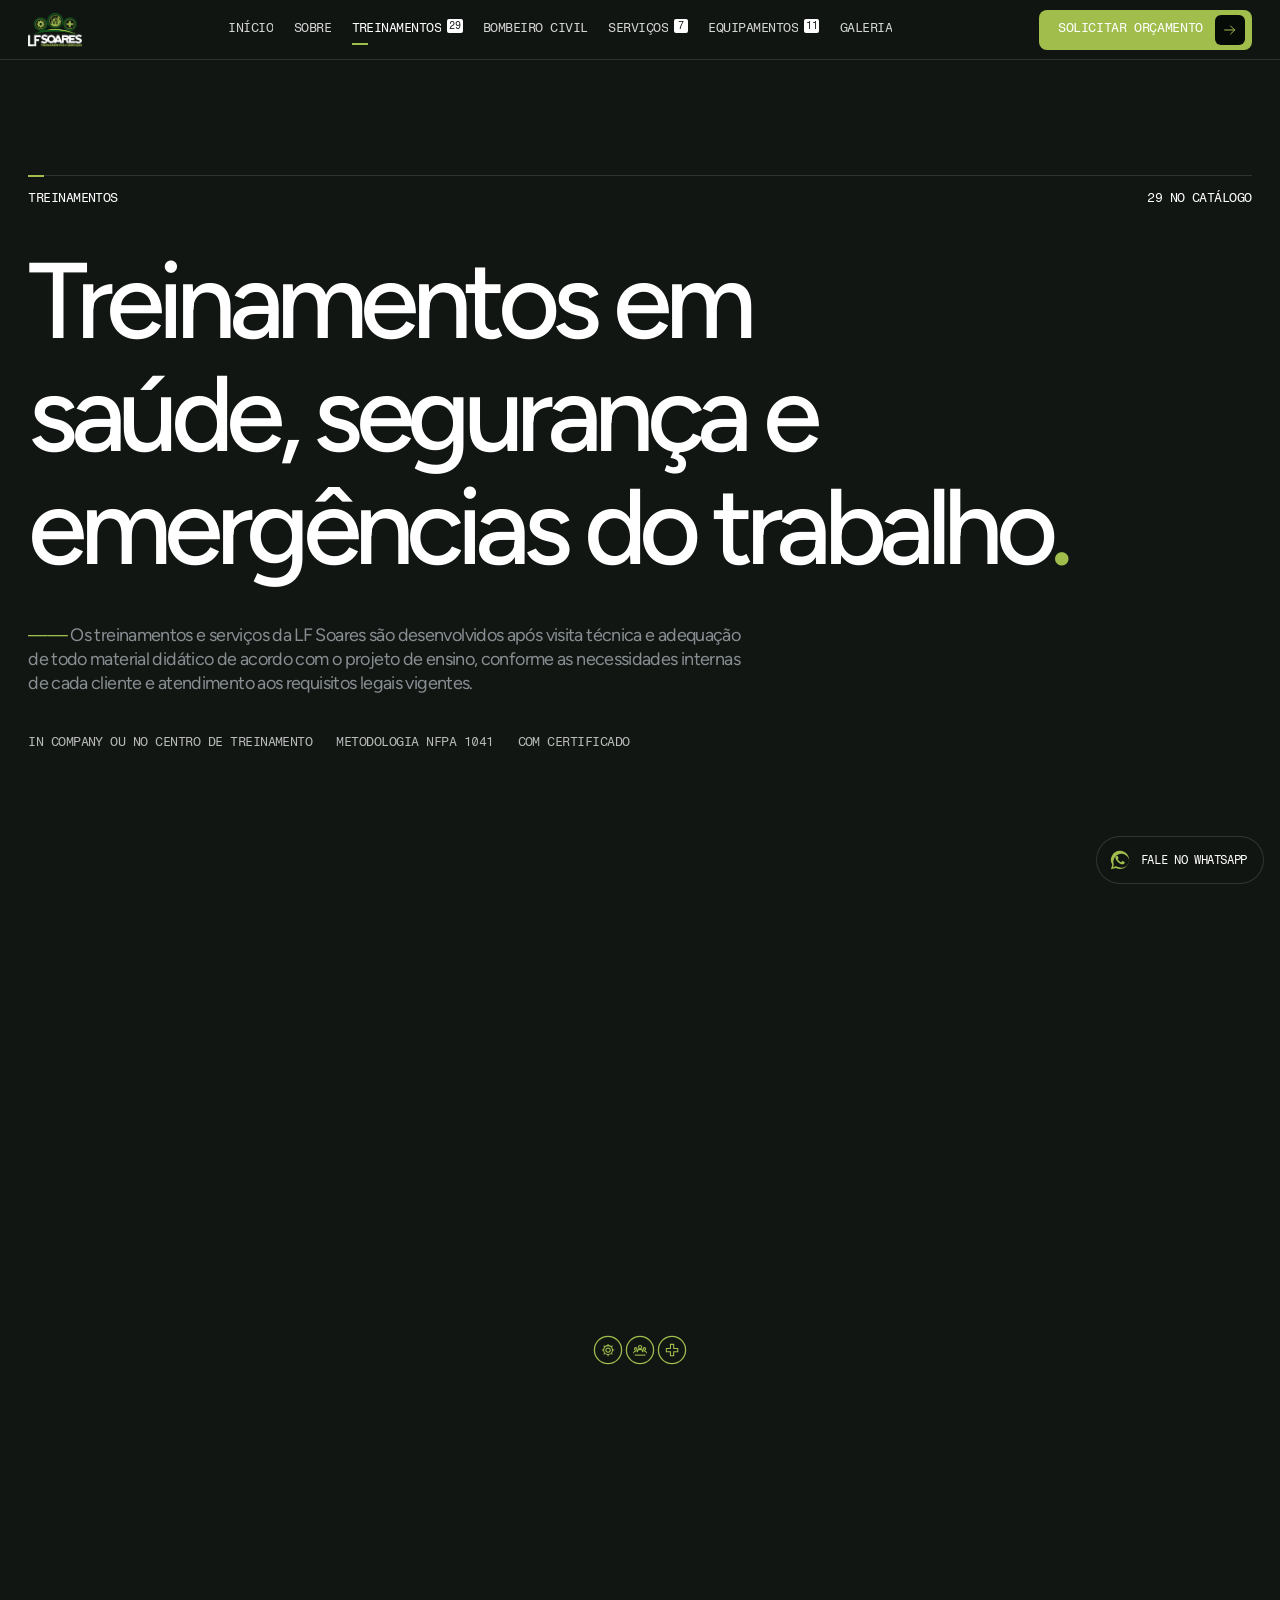
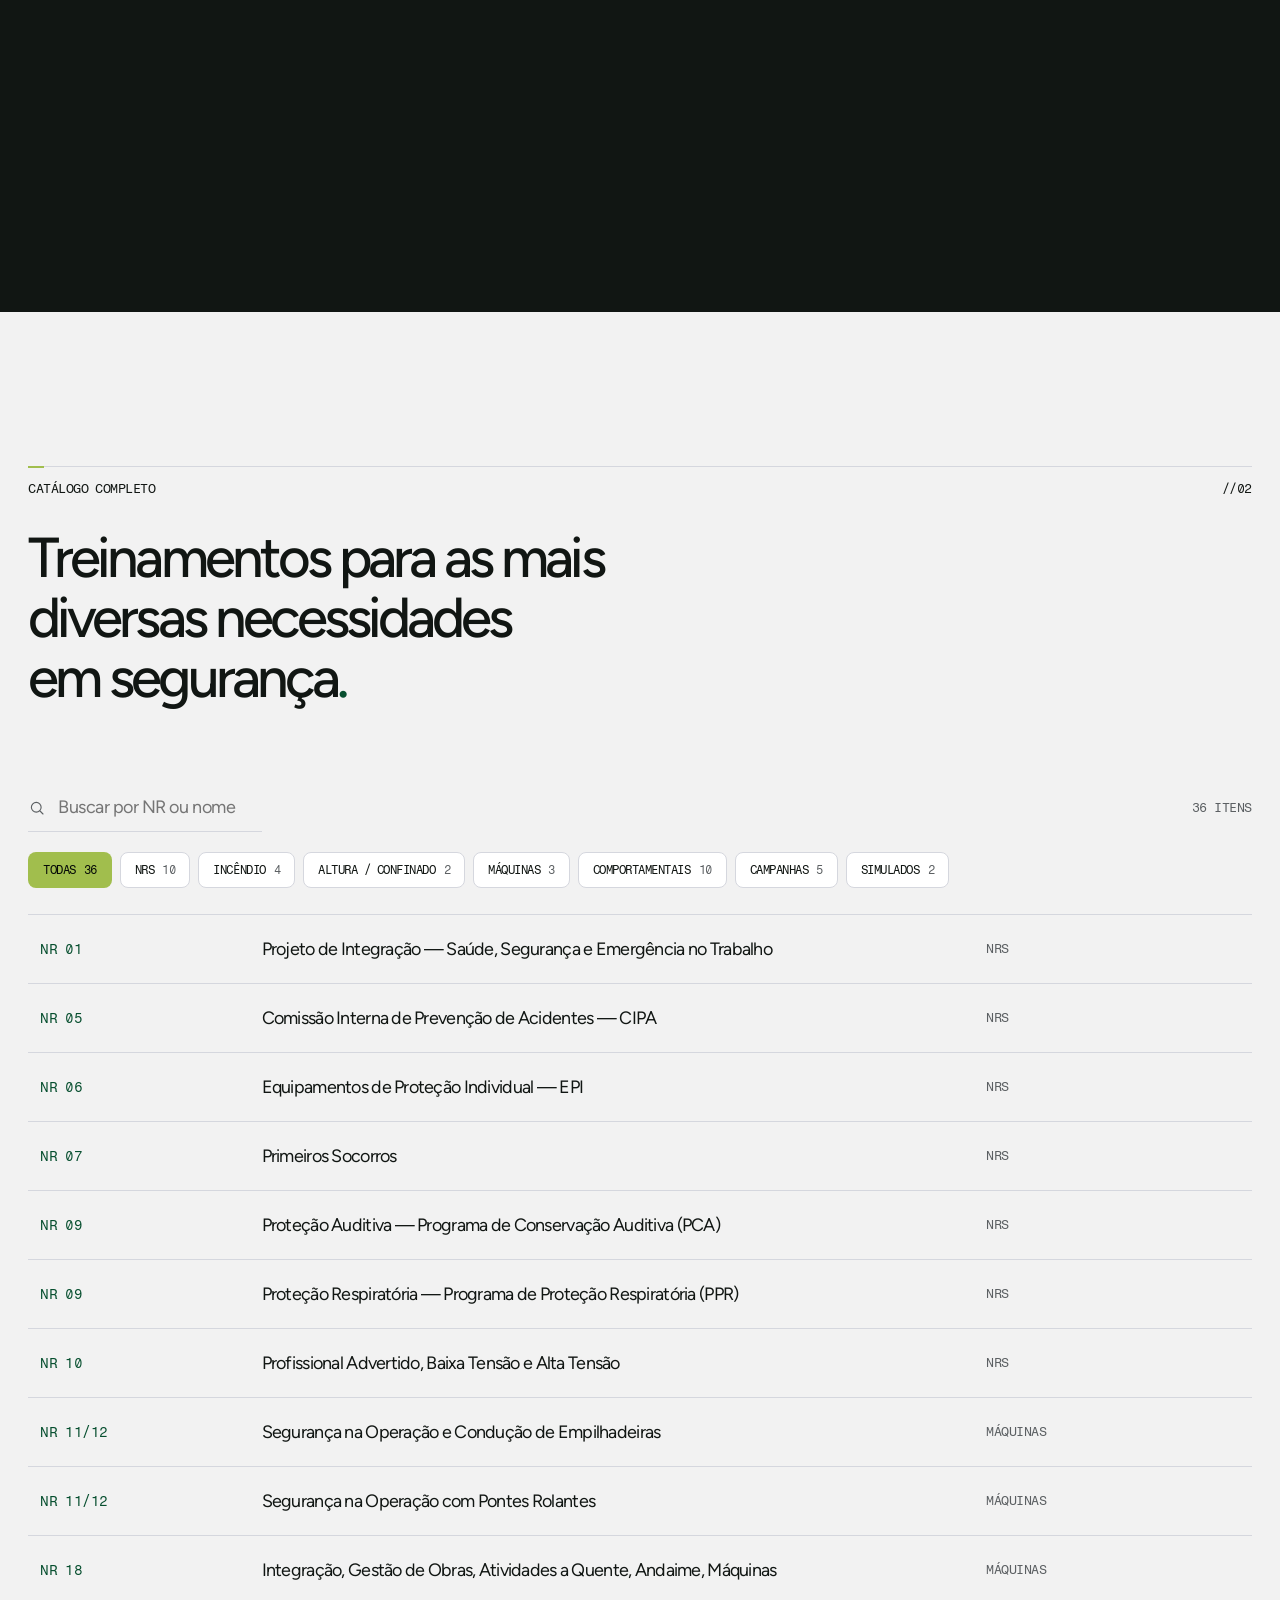
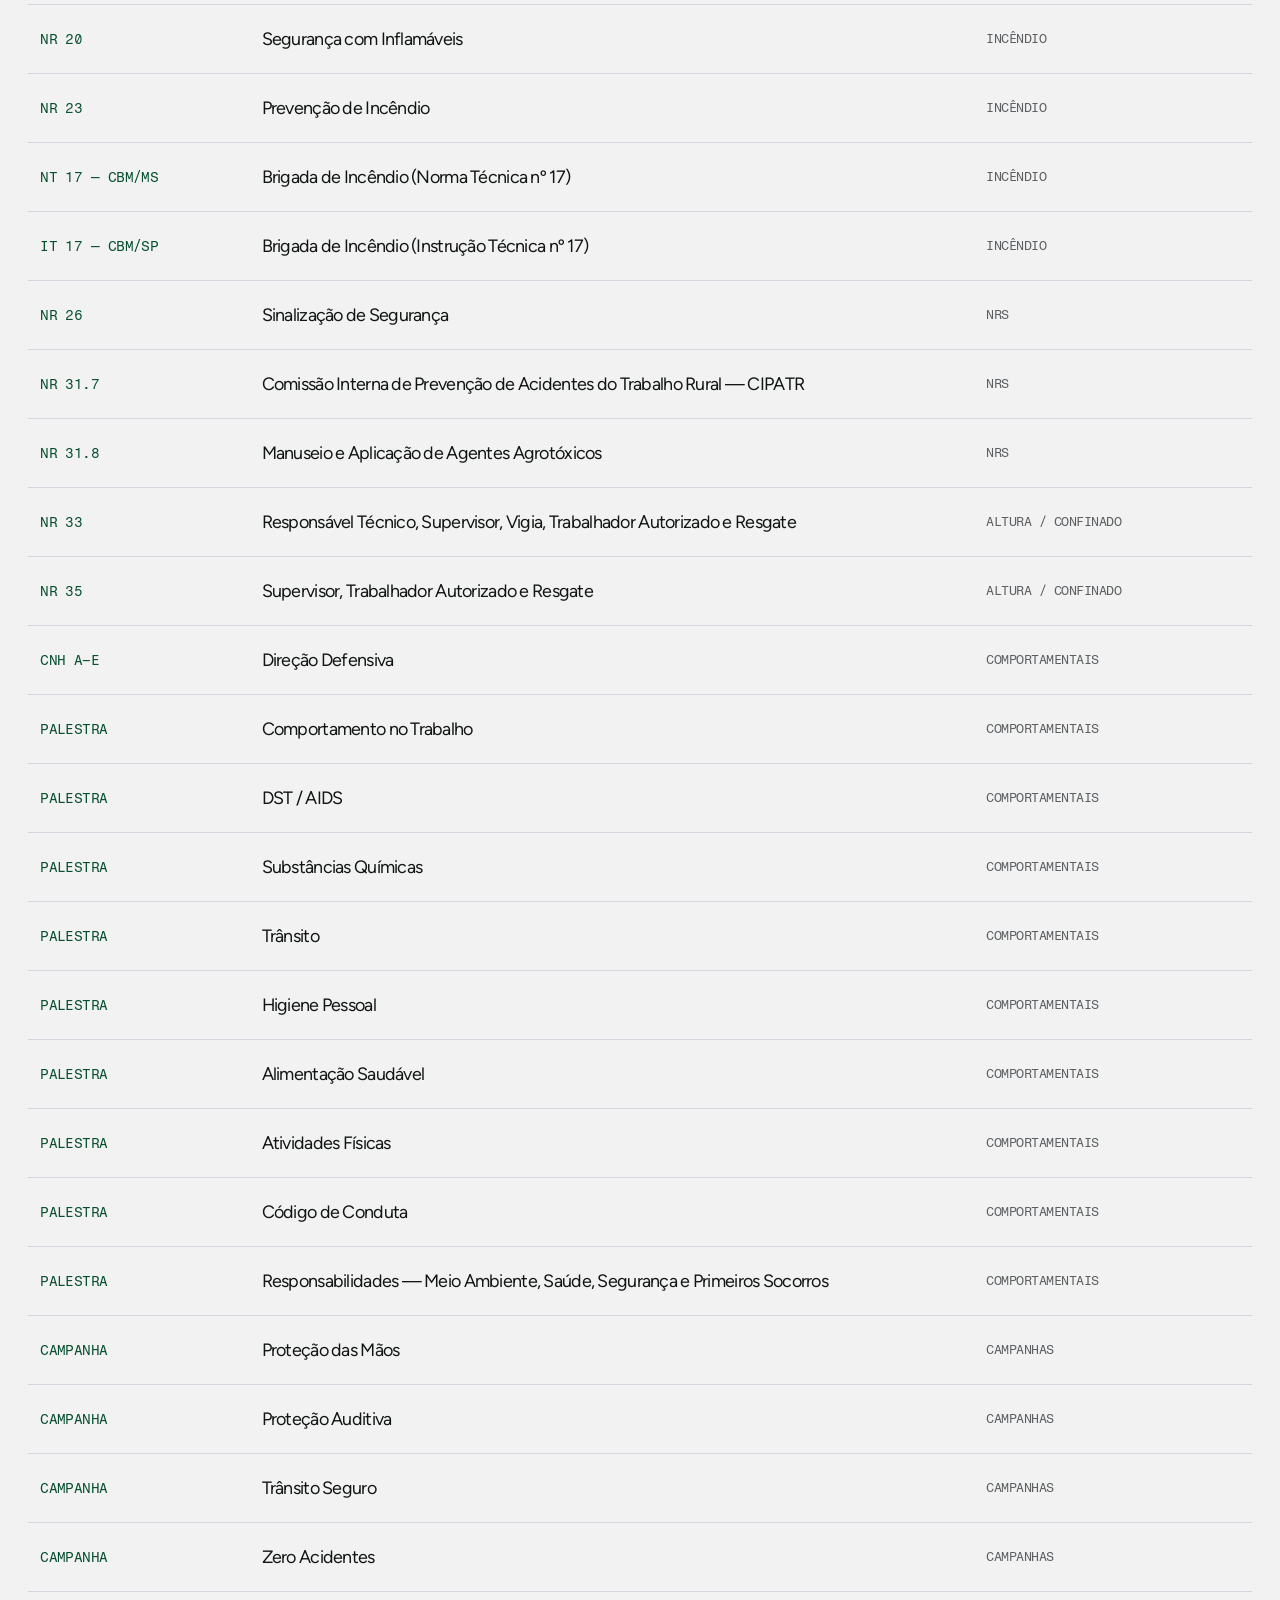
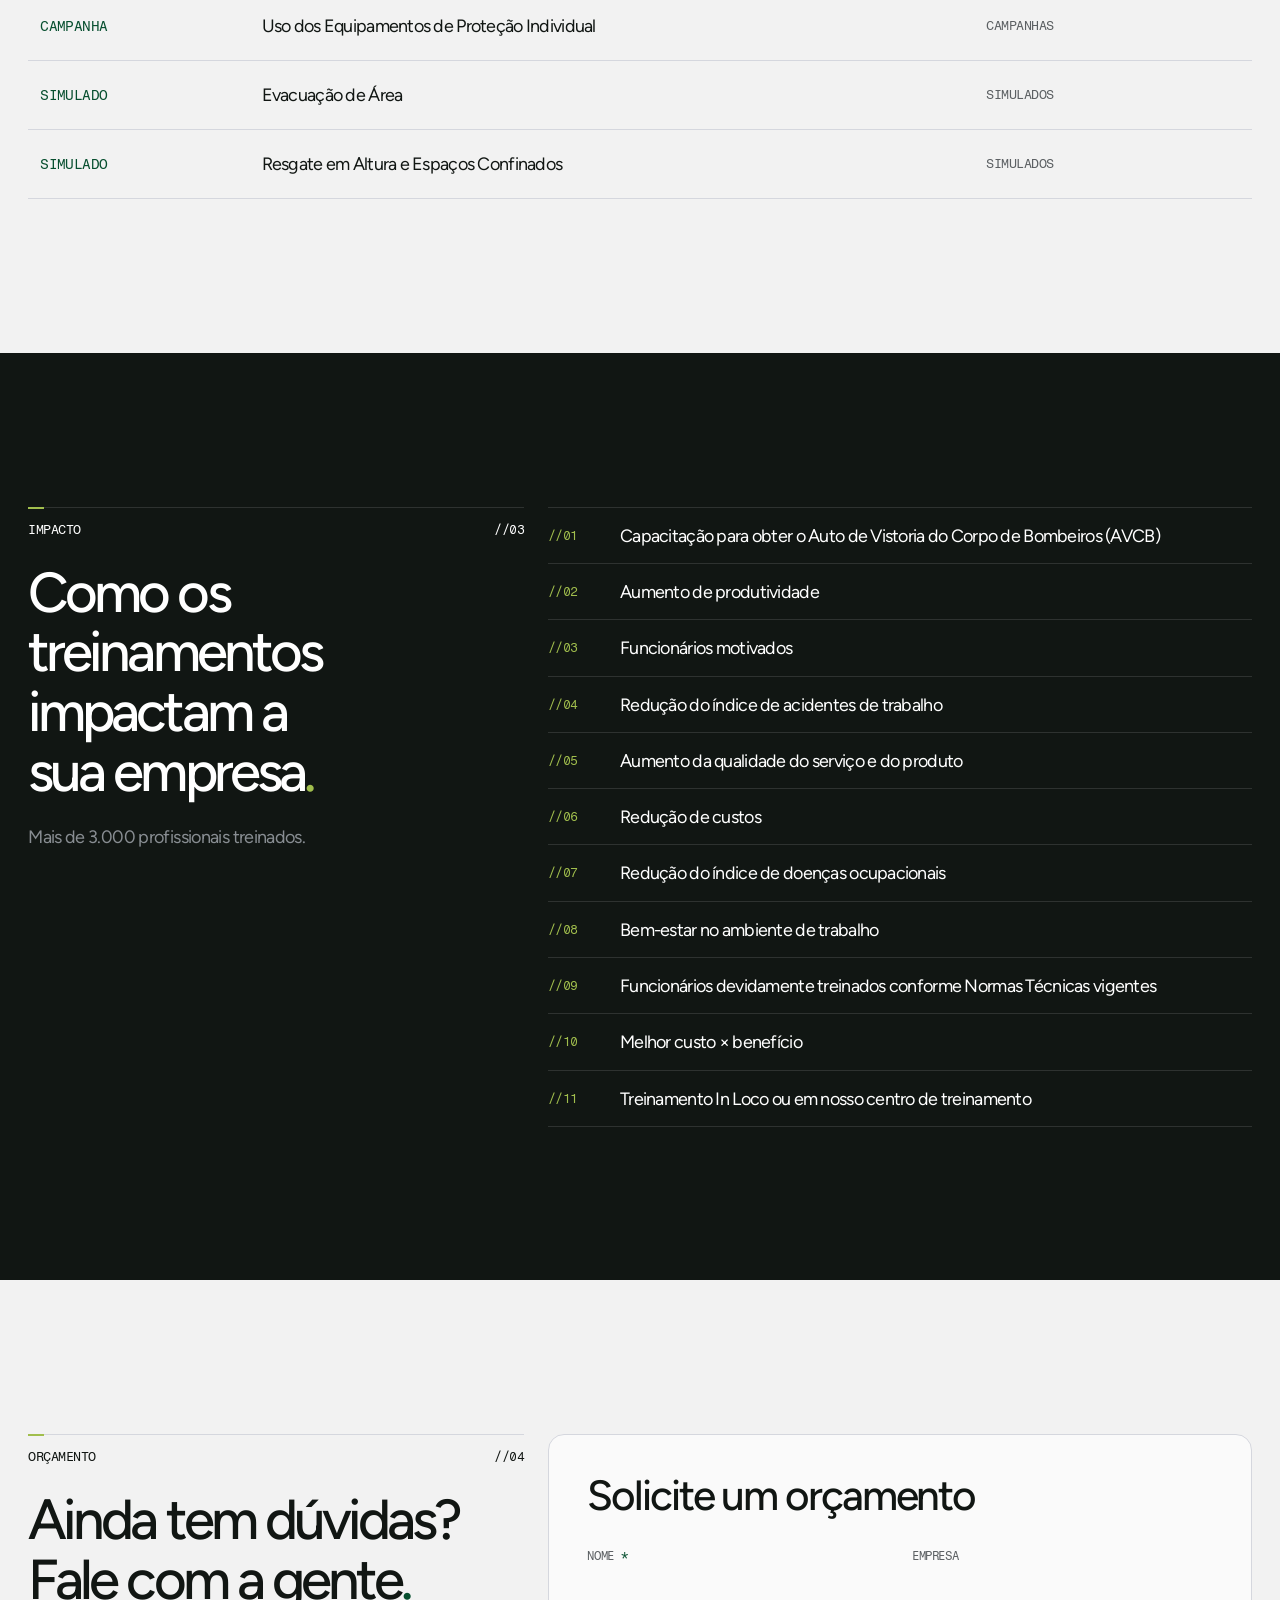
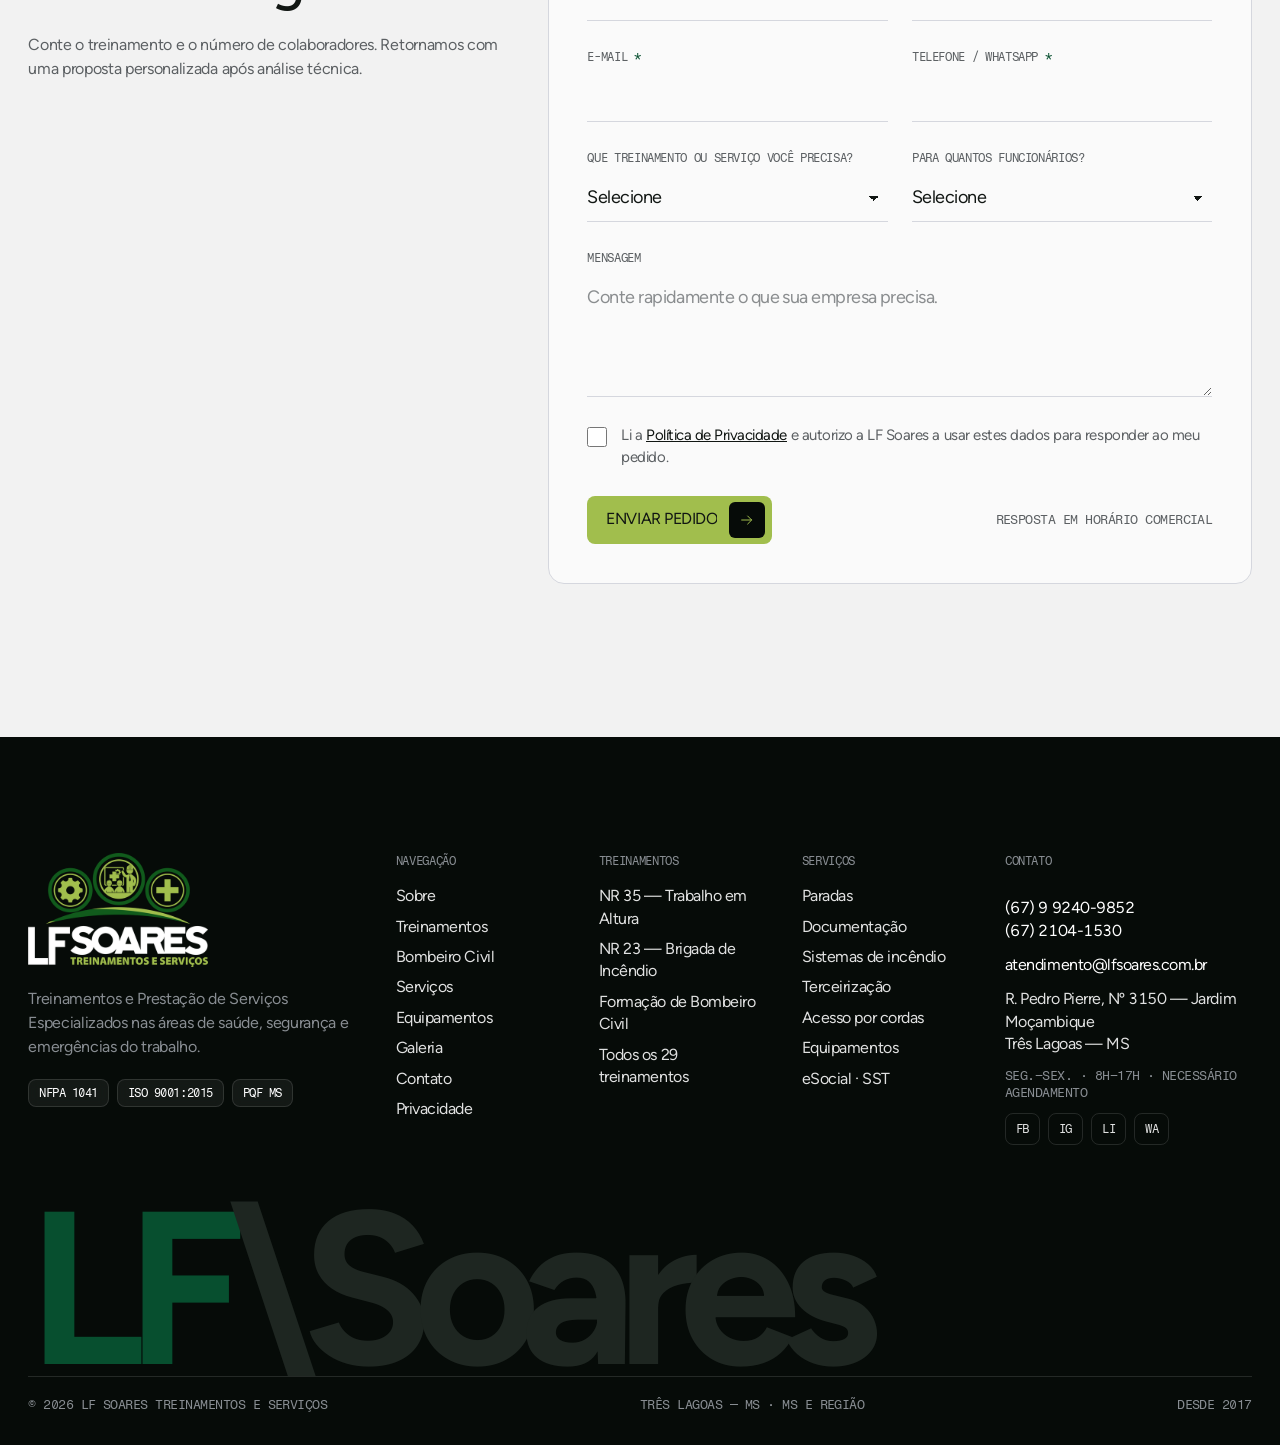
<file: treinamentos/index.html>
<!doctype html>
<html lang="pt-BR">
<head>
<meta charset="utf-8">
<title>Treinamentos NR para empresas · NR 35, NR 33, NR 23, NR 10 · Três Lagoas — MS</title>
<meta name="description" content="29 treinamentos em saúde, segurança e emergências do trabalho, campanhas educativas e simulados. In Company ou no centro de treinamento da LF Soares.">
<meta name="viewport" content="width=device-width, initial-scale=1, viewport-fit=cover">
<meta name="theme-color" content="#111613">
<link rel="canonical" href="https://www.lfsoares.com.br/treinamentos">
<meta property="og:type" content="website"><meta property="og:locale" content="pt_BR"><meta property="og:site_name" content="LF Soares Treinamentos e Serviços">
<meta property="og:title" content="Treinamentos NR para empresas · NR 35, NR 33, NR 23, NR 10 · Três Lagoas — MS"><meta property="og:description" content="29 treinamentos em saúde, segurança e emergências do trabalho, campanhas educativas e simulados. In Company ou no centro de treinamento da LF Soares."><meta property="og:url" content="https://agenciaothon.github.io/lf-soares/treinamentos/"><meta property="og:image" content="https://agenciaothon.github.io/lf-soares/assets/og.jpg">
<meta name="twitter:card" content="summary_large_image">
<link rel="icon" href="../assets/favicon.svg" type="image/svg+xml">
<link rel="preload" href="../assets/fonts/figtree-latin-500-normal.woff2" as="font" type="font/woff2" crossorigin><link rel="stylesheet" href="../assets/fonts.css">
<link rel="stylesheet" href="../assets/site.css">
<script type="application/ld+json">{"@context":"https://schema.org","@type":["LocalBusiness","EducationalOrganization"],"name":"LF Soares Treinamentos e Serviços","url":"https://www.lfsoares.com.br","foundingDate":"2017","telephone":"+55-67-99240-9852","email":"atendimento@lfsoares.com.br","areaServed":["Mato Grosso do Sul","São Paulo"],"address":{"@type":"PostalAddress","streetAddress":"R. Pedro Pierre, Nº 3150","addressLocality":"Três Lagoas","addressRegion":"MS","addressCountry":"BR"},"sameAs":["https://facebook.com/lfsoarestreinamentoseservicos","https://instagram.com/lfsoarestreinamentoseservicos/","https://www.linkedin.com/company/lf-soares-treinamentos-e-servi%C3%A7os/"],"description":"Treinamentos e Prestação de Serviços Especializados nas áreas de saúde, segurança e emergências do trabalho."}</script>
<script type="application/ld+json">{"@context":"https://schema.org","@type":"ItemList","itemListElement":[{"@type":"ListItem","position":1,"item":{"@type":"Course","name":"NR 01 — Projeto de Integração — Saúde, Segurança e Emergência no Trabalho","provider":{"@type":"Organization","name":"LF Soares Treinamentos e Serviços"}}},{"@type":"ListItem","position":2,"item":{"@type":"Course","name":"NR 05 — Comissão Interna de Prevenção de Acidentes — CIPA","provider":{"@type":"Organization","name":"LF Soares Treinamentos e Serviços"}}},{"@type":"ListItem","position":3,"item":{"@type":"Course","name":"NR 06 — Equipamentos de Proteção Individual — EPI","provider":{"@type":"Organization","name":"LF Soares Treinamentos e Serviços"}}},{"@type":"ListItem","position":4,"item":{"@type":"Course","name":"NR 07 — Primeiros Socorros","provider":{"@type":"Organization","name":"LF Soares Treinamentos e Serviços"}}},{"@type":"ListItem","position":5,"item":{"@type":"Course","name":"NR 09 — Proteção Auditiva — Programa de Conservação Auditiva (PCA)","provider":{"@type":"Organization","name":"LF Soares Treinamentos e Serviços"}}},{"@type":"ListItem","position":6,"item":{"@type":"Course","name":"NR 09 — Proteção Respiratória — Programa de Proteção Respiratória (PPR)","provider":{"@type":"Organization","name":"LF Soares Treinamentos e Serviços"}}},{"@type":"ListItem","position":7,"item":{"@type":"Course","name":"NR 10 — Profissional Advertido, Baixa Tensão e Alta Tensão","provider":{"@type":"Organization","name":"LF Soares Treinamentos e Serviços"}}},{"@type":"ListItem","position":8,"item":{"@type":"Course","name":"NR 11/12 — Segurança na Operação e Condução de Empilhadeiras","provider":{"@type":"Organization","name":"LF Soares Treinamentos e Serviços"}}},{"@type":"ListItem","position":9,"item":{"@type":"Course","name":"NR 11/12 — Segurança na Operação com Pontes Rolantes","provider":{"@type":"Organization","name":"LF Soares Treinamentos e Serviços"}}},{"@type":"ListItem","position":10,"item":{"@type":"Course","name":"NR 18 — Integração, Gestão de Obras, Atividades a Quente, Andaime, Máquinas","provider":{"@type":"Organization","name":"LF Soares Treinamentos e Serviços"}}},{"@type":"ListItem","position":11,"item":{"@type":"Course","name":"NR 20 — Segurança com Inflamáveis","provider":{"@type":"Organization","name":"LF Soares Treinamentos e Serviços"}}},{"@type":"ListItem","position":12,"item":{"@type":"Course","name":"NR 23 — Prevenção de Incêndio","provider":{"@type":"Organization","name":"LF Soares Treinamentos e Serviços"}}},{"@type":"ListItem","position":13,"item":{"@type":"Course","name":"NT 17 — CBM/MS — Brigada de Incêndio (Norma Técnica nº 17)","provider":{"@type":"Organization","name":"LF Soares Treinamentos e Serviços"}}},{"@type":"ListItem","position":14,"item":{"@type":"Course","name":"IT 17 — CBM/SP — Brigada de Incêndio (Instrução Técnica nº 17)","provider":{"@type":"Organization","name":"LF Soares Treinamentos e Serviços"}}},{"@type":"ListItem","position":15,"item":{"@type":"Course","name":"NR 26 — Sinalização de Segurança","provider":{"@type":"Organization","name":"LF Soares Treinamentos e Serviços"}}},{"@type":"ListItem","position":16,"item":{"@type":"Course","name":"NR 31.7 — Comissão Interna de Prevenção de Acidentes do Trabalho Rural — CIPATR","provider":{"@type":"Organization","name":"LF Soares Treinamentos e Serviços"}}},{"@type":"ListItem","position":17,"item":{"@type":"Course","name":"NR 31.8 — Manuseio e Aplicação de Agentes Agrotóxicos","provider":{"@type":"Organization","name":"LF Soares Treinamentos e Serviços"}}},{"@type":"ListItem","position":18,"item":{"@type":"Course","name":"NR 33 — Responsável Técnico, Supervisor, Vigia, Trabalhador Autorizado e Resgate","provider":{"@type":"Organization","name":"LF Soares Treinamentos e Serviços"}}},{"@type":"ListItem","position":19,"item":{"@type":"Course","name":"NR 35 — Supervisor, Trabalhador Autorizado e Resgate","provider":{"@type":"Organization","name":"LF Soares Treinamentos e Serviços"}}},{"@type":"ListItem","position":20,"item":{"@type":"Course","name":"CNH A–E — Direção Defensiva","provider":{"@type":"Organization","name":"LF Soares Treinamentos e Serviços"}}},{"@type":"ListItem","position":21,"item":{"@type":"Course","name":"Comportamento no Trabalho","provider":{"@type":"Organization","name":"LF Soares Treinamentos e Serviços"}}},{"@type":"ListItem","position":22,"item":{"@type":"Course","name":"DST / AIDS","provider":{"@type":"Organization","name":"LF Soares Treinamentos e Serviços"}}},{"@type":"ListItem","position":23,"item":{"@type":"Course","name":"Substâncias Químicas","provider":{"@type":"Organization","name":"LF Soares Treinamentos e Serviços"}}},{"@type":"ListItem","position":24,"item":{"@type":"Course","name":"Trânsito","provider":{"@type":"Organization","name":"LF Soares Treinamentos e Serviços"}}},{"@type":"ListItem","position":25,"item":{"@type":"Course","name":"Higiene Pessoal","provider":{"@type":"Organization","name":"LF Soares Treinamentos e Serviços"}}},{"@type":"ListItem","position":26,"item":{"@type":"Course","name":"Alimentação Saudável","provider":{"@type":"Organization","name":"LF Soares Treinamentos e Serviços"}}},{"@type":"ListItem","position":27,"item":{"@type":"Course","name":"Atividades Físicas","provider":{"@type":"Organization","name":"LF Soares Treinamentos e Serviços"}}},{"@type":"ListItem","position":28,"item":{"@type":"Course","name":"Código de Conduta","provider":{"@type":"Organization","name":"LF Soares Treinamentos e Serviços"}}},{"@type":"ListItem","position":29,"item":{"@type":"Course","name":"Responsabilidades — Meio Ambiente, Saúde, Segurança e Primeiros Socorros","provider":{"@type":"Organization","name":"LF Soares Treinamentos e Serviços"}}}]}</script>
</head>
<body>
<div class="site" data-mode="local" lang="pt-BR">
<a class="skip" href="#conteudo">Pular para o conteúdo</a>

<header class="nav" role="banner">
  <div class="nav__bar wrap">
    <a class="nav__logo" href="../index.html" aria-label="LF Soares — início"><img class="" src="../img/logo/lf-soares-escuro.png" width="472" height="300" alt="LF Soares Treinamentos e Serviços"></a>
    <nav class="nav__links" aria-label="Principal">
      <a href="../index.html"><span data-roll>Início</span></a><a href="../sobre/index.html"><span data-roll>Sobre</span></a><a href="index.html" aria-current="page"><span data-roll>Treinamentos</span><span class="badge" aria-label="29 itens">29</span></a><a href="../bombeiro-civil/index.html"><span data-roll>Bombeiro Civil</span></a><a href="../servicos/index.html"><span data-roll>Serviços</span><span class="badge" aria-label="7 itens">7</span></a><a href="../equipamentos/index.html"><span data-roll>Equipamentos</span><span class="badge" aria-label="11 itens">11</span></a><a href="../galeria/index.html"><span data-roll>Galeria</span></a>
    </nav>
    <div class="nav__cta">
      <a class="btn btn--primary" href="../contato/index.html" ><span data-roll="chars" data-btnlabel>Solicitar orçamento</span><span class="btn__arrow" aria-hidden="true"><svg viewBox="0 0 24 24" fill="none" stroke="currentColor" stroke-width="1.5" stroke-linecap="round" stroke-linejoin="round" aria-hidden="true" focusable="false"><path d="M4 12h15M13 6l6 6-6 6"/></svg><svg viewBox="0 0 24 24" fill="none" stroke="currentColor" stroke-width="1.5" stroke-linecap="round" stroke-linejoin="round" aria-hidden="true" focusable="false"><path d="M4 12h15M13 6l6 6-6 6"/></svg></span></a>
      <button class="nav__burger" type="button" aria-expanded="false" aria-controls="menu" aria-label="Abrir menu"><span></span></button>
    </div>
  </div>
</header>
<div class="menu" id="menu" hidden role="dialog" aria-modal="true" aria-label="Menu">
  <div class="menu__top wrap"><img class="" src="../img/logo/lf-soares-escuro.png" width="472" height="300" alt="LF Soares Treinamentos e Serviços"><button class="menu__close" type="button" aria-label="Fechar menu"><svg viewBox="0 0 24 24" fill="none" stroke="currentColor" stroke-width="1.5" stroke-linecap="round" stroke-linejoin="round" aria-hidden="true" focusable="false"><path d="M6 6l12 12M18 6L6 18"/></svg></button></div>
  <nav class="menu__list wrap" aria-label="Menu">
    <a href="../index.html"><span class="t-label-xs">/01</span><span data-roll>Início</span></a><a href="../sobre/index.html"><span class="t-label-xs">/02</span><span data-roll>Sobre</span></a><a href="index.html" aria-current="page"><span class="t-label-xs">/03</span><span data-roll>Treinamentos</span><span class="badge">29</span></a><a href="../bombeiro-civil/index.html"><span class="t-label-xs">/04</span><span data-roll>Bombeiro Civil</span></a><a href="../servicos/index.html"><span class="t-label-xs">/05</span><span data-roll>Serviços</span><span class="badge">7</span></a><a href="../equipamentos/index.html"><span class="t-label-xs">/06</span><span data-roll>Equipamentos</span><span class="badge">11</span></a><a href="../galeria/index.html"><span class="t-label-xs">/07</span><span data-roll>Galeria</span></a><a href="../contato/index.html"><span class="t-label-xs">/08</span><span data-roll>Contato</span></a>
  </nav>
  <div class="menu__foot wrap t-label-s">
    <span>(67) 9 9240-9852 · WhatsApp</span>
    <span>atendimento@lfsoares.com.br</span>
    <span>Três Lagoas — MS</span>
  </div>
</div>
<main id="conteudo">

<section class="phero" data-tone="dark">
  <div class="wrap phero__grid">
    
    <div class="eyebrow"><span class="t-label-s">Treinamentos</span><span class="t-label-s">29 no catálogo</span></div>
    <h1 class="t-dxl" data-hero="slideFromLeft">Treinamentos em saúde, segurança e emergências do trabalho<span class="dot">.</span></h1>
    <p class="t-lead lede measure" data-hero="fadeUp">Os treinamentos e serviços da LF Soares são desenvolvidos após visita técnica e adequação de todo material didático de acordo com o projeto de ensino, conforme as necessidades internas de cada cliente e atendimento aos requisitos legais vigentes.</p>
    <div class="phero__meta t-label-s" data-hero="fade"><span>In Company ou no centro de treinamento</span><span>Metodologia NFPA 1041</span><span>Com certificado</span></div>
    
  </div>
</section>
<section class="sec" data-tone="dark" aria-labelledby="dest-t">
  <div class="wrap">
    
<header class="sec-head ">
  <div class="eyebrow"><span class="t-label-s">Destaques</span><span class="t-label-s">//01</span></div>
  <h2 class="t-h2" data-reveal="slideFromLeftShort">Os mais procurados<span class="dot">.</span></h2>
  
</header>
    <h2 class="vh" id="dest-t">Destaques</h2>
    <div class="cards4">
      <a class="tcard" href="brigada-de-incendio/index.html" data-reveal="fadeUp"><figure class="media media--treated  "><img class="" src="../img/fotos/treinamento-lf-soares-brigadista-combate-incendio-1280.webp" srcset="../img/fotos/treinamento-lf-soares-brigadista-combate-incendio-640.webp 640w, ../img/fotos/treinamento-lf-soares-brigadista-combate-incendio-1280.webp 1280w" sizes="(max-width: 640px) 82vw, (max-width: 1199px) 50vw, 25vw" width="1280" height="720" alt="Brigada de Incêndio (MS e SP)" loading="lazy" decoding="async"></figure><div class="tcard__body"><span class="tcard__code">NR 23</span><h3 class="tcard__name">Brigada de Incêndio (MS e SP)</h3><p class="t-body">Capacitação profissional para formar membros de brigada de incêndio.</p><div class="chips"><span class="chip">NT 17 — CBM/MS</span><span class="chip">IT 17 — CBM/SP</span></div><span class="tcard__foot textlink"><span data-roll>Saiba mais</span><svg viewBox="0 0 24 24" fill="none" stroke="currentColor" stroke-width="1.5" stroke-linecap="round" stroke-linejoin="round" aria-hidden="true" focusable="false"><path d="M4 12h15M13 6l6 6-6 6"/></svg></span></div></a><a class="tcard" href="nr-35-trabalho-em-altura/index.html" data-reveal="fadeUp"><figure class="media media--treated  "><img class="" src="../img/fotos/whatsapp-image-2019-04-17-at-22-20-33-640.webp" width="640" height="480" alt="Trabalho em Altura" loading="lazy" decoding="async"></figure><div class="tcard__body"><span class="tcard__code">NR 35</span><h3 class="tcard__name">Trabalho em Altura</h3><p class="t-body">Aumente a segurança e a produtividade capacitando seu trabalhador que exerce atividade em altura.</p><div class="chips"><span class="chip">Supervisor</span><span class="chip">Trabalhador autorizado</span><span class="chip">Resgate</span></div><span class="tcard__foot textlink"><span data-roll>Saiba mais</span><svg viewBox="0 0 24 24" fill="none" stroke="currentColor" stroke-width="1.5" stroke-linecap="round" stroke-linejoin="round" aria-hidden="true" focusable="false"><path d="M4 12h15M13 6l6 6-6 6"/></svg></span></div></a><a class="tcard" href="../contato/index.html?treinamento=NR%2033" data-reveal="fadeUp"><figure class="media media--treated  "><img class="" src="../img/fotos/img-20180429-163406-357-640.webp" width="640" height="533" alt="Espaço Confinado" loading="lazy" decoding="async"></figure><div class="tcard__body"><span class="tcard__code">NR 33</span><h3 class="tcard__name">Espaço Confinado</h3><p class="t-body">Capacitação para funções de responsável técnico, supervisor, vigia e trabalhador autorizado.</p><div class="chips"><span class="chip">Responsável técnico</span><span class="chip">Supervisor</span><span class="chip">Vigia</span><span class="chip">Trab. autorizado</span><span class="chip">Resgate</span></div><span class="tcard__foot textlink"><span data-roll>Saiba mais</span><svg viewBox="0 0 24 24" fill="none" stroke="currentColor" stroke-width="1.5" stroke-linecap="round" stroke-linejoin="round" aria-hidden="true" focusable="false"><path d="M4 12h15M13 6l6 6-6 6"/></svg></span></div></a><a class="tcard" href="../contato/index.html?treinamento=NR%2011%2F12" data-reveal="fadeUp"><figure class="media media--treated  "><img class="" src="../img/fotos/whatsapp-image-2019-04-23-at-10-02-22-640.webp" width="640" height="481" alt="Operador de Empilhadeira" loading="lazy" decoding="async"></figure><div class="tcard__body"><span class="tcard__code">NR 11/12</span><h3 class="tcard__name">Operador de Empilhadeira</h3><p class="t-body">Treinamento para capacitar profissional como operador de máquina empilhadeira segundo as normas vigentes.</p><div class="chips"><span class="chip">Operador</span></div><span class="tcard__foot textlink"><span data-roll>Saiba mais</span><svg viewBox="0 0 24 24" fill="none" stroke="currentColor" stroke-width="1.5" stroke-linecap="round" stroke-linejoin="round" aria-hidden="true" focusable="false"><path d="M4 12h15M13 6l6 6-6 6"/></svg></span></div></a>
    </div>
  </div>
</section>
<section class="sec" data-tone="light" aria-labelledby="cat-t" id="catalogo">
  <div class="wrap">
    
<header class="sec-head ">
  <div class="eyebrow"><span class="t-label-s">Catálogo completo</span><span class="t-label-s">//02</span></div>
  <h2 class="t-h2" data-reveal="slideFromLeftShort">Treinamentos para as mais diversas necessidades em segurança<span class="dot">.</span></h2>
  
</header>
    <h2 class="vh" id="cat-t">Catálogo</h2>
    <div class="stack" style="--stack:20px" data-catalog>
      <div class="row between" style="--row:16px">
        <div class="search"><label class="vh" for="busca-treinamento">Buscar treinamento</label><svg viewBox="0 0 24 24" fill="none" stroke="currentColor" stroke-width="1.5" stroke-linecap="round" stroke-linejoin="round" aria-hidden="true" focusable="false"><circle cx="11" cy="11" r="6.5"/><path d="M16 16l4 4"/></svg><input id="busca-treinamento" type="search" placeholder="Buscar por NR ou nome" autocomplete="off"></div>
        <span class="t-label-s" style="color:var(--fg2)"><span data-count-visible>36</span> itens</span>
      </div>
      <div class="filters" role="group" aria-label="Filtrar por categoria"><button type="button" data-filter="todas" aria-pressed="true">Todas <span class="n">36</span></button><button type="button" data-filter="nrs" aria-pressed="false">NRs <span class="n">10</span></button><button type="button" data-filter="incendio" aria-pressed="false">Incêndio <span class="n">4</span></button><button type="button" data-filter="altura" aria-pressed="false">Altura / Confinado <span class="n">2</span></button><button type="button" data-filter="maquinas" aria-pressed="false">Máquinas <span class="n">3</span></button><button type="button" data-filter="comport" aria-pressed="false">Comportamentais <span class="n">10</span></button><button type="button" data-filter="campanhas" aria-pressed="false">Campanhas <span class="n">5</span></button><button type="button" data-filter="simulados" aria-pressed="false">Simulados <span class="n">2</span></button></div>
      <div class="cat" role="list">
        <a class="cat__row" role="listitem" data-cat="nrs" href="../contato/index.html?treinamento=NR%2001"><span class="norm">NR 01</span><span class="nm">Projeto de Integração — Saúde, Segurança e Emergência no Trabalho</span><span class="ct t-label-s">NRs</span><span class="go" aria-hidden="true"><svg viewBox="0 0 24 24" fill="none" stroke="currentColor" stroke-width="1.5" stroke-linecap="round" stroke-linejoin="round" aria-hidden="true" focusable="false"><path d="M4 12h15M13 6l6 6-6 6"/></svg></span></a><a class="cat__row" role="listitem" data-cat="nrs" href="../contato/index.html?treinamento=NR%2005"><span class="norm">NR 05</span><span class="nm">Comissão Interna de Prevenção de Acidentes — CIPA</span><span class="ct t-label-s">NRs</span><span class="go" aria-hidden="true"><svg viewBox="0 0 24 24" fill="none" stroke="currentColor" stroke-width="1.5" stroke-linecap="round" stroke-linejoin="round" aria-hidden="true" focusable="false"><path d="M4 12h15M13 6l6 6-6 6"/></svg></span></a><a class="cat__row" role="listitem" data-cat="nrs" href="../contato/index.html?treinamento=NR%2006"><span class="norm">NR 06</span><span class="nm">Equipamentos de Proteção Individual — EPI</span><span class="ct t-label-s">NRs</span><span class="go" aria-hidden="true"><svg viewBox="0 0 24 24" fill="none" stroke="currentColor" stroke-width="1.5" stroke-linecap="round" stroke-linejoin="round" aria-hidden="true" focusable="false"><path d="M4 12h15M13 6l6 6-6 6"/></svg></span></a><a class="cat__row" role="listitem" data-cat="nrs" href="../contato/index.html?treinamento=NR%2007"><span class="norm">NR 07</span><span class="nm">Primeiros Socorros</span><span class="ct t-label-s">NRs</span><span class="go" aria-hidden="true"><svg viewBox="0 0 24 24" fill="none" stroke="currentColor" stroke-width="1.5" stroke-linecap="round" stroke-linejoin="round" aria-hidden="true" focusable="false"><path d="M4 12h15M13 6l6 6-6 6"/></svg></span></a><a class="cat__row" role="listitem" data-cat="nrs" href="../contato/index.html?treinamento=NR%2009"><span class="norm">NR 09</span><span class="nm">Proteção Auditiva — Programa de Conservação Auditiva (PCA)</span><span class="ct t-label-s">NRs</span><span class="go" aria-hidden="true"><svg viewBox="0 0 24 24" fill="none" stroke="currentColor" stroke-width="1.5" stroke-linecap="round" stroke-linejoin="round" aria-hidden="true" focusable="false"><path d="M4 12h15M13 6l6 6-6 6"/></svg></span></a><a class="cat__row" role="listitem" data-cat="nrs" href="../contato/index.html?treinamento=NR%2009"><span class="norm">NR 09</span><span class="nm">Proteção Respiratória — Programa de Proteção Respiratória (PPR)</span><span class="ct t-label-s">NRs</span><span class="go" aria-hidden="true"><svg viewBox="0 0 24 24" fill="none" stroke="currentColor" stroke-width="1.5" stroke-linecap="round" stroke-linejoin="round" aria-hidden="true" focusable="false"><path d="M4 12h15M13 6l6 6-6 6"/></svg></span></a><a class="cat__row" role="listitem" data-cat="nrs" href="../contato/index.html?treinamento=NR%2010"><span class="norm">NR 10</span><span class="nm">Profissional Advertido, Baixa Tensão e Alta Tensão</span><span class="ct t-label-s">NRs</span><span class="go" aria-hidden="true"><svg viewBox="0 0 24 24" fill="none" stroke="currentColor" stroke-width="1.5" stroke-linecap="round" stroke-linejoin="round" aria-hidden="true" focusable="false"><path d="M4 12h15M13 6l6 6-6 6"/></svg></span></a><a class="cat__row" role="listitem" data-cat="maquinas" href="../contato/index.html?treinamento=NR%2011%2F12"><span class="norm">NR 11/12</span><span class="nm">Segurança na Operação e Condução de Empilhadeiras</span><span class="ct t-label-s">Máquinas</span><span class="go" aria-hidden="true"><svg viewBox="0 0 24 24" fill="none" stroke="currentColor" stroke-width="1.5" stroke-linecap="round" stroke-linejoin="round" aria-hidden="true" focusable="false"><path d="M4 12h15M13 6l6 6-6 6"/></svg></span></a><a class="cat__row" role="listitem" data-cat="maquinas" href="../contato/index.html?treinamento=NR%2011%2F12"><span class="norm">NR 11/12</span><span class="nm">Segurança na Operação com Pontes Rolantes</span><span class="ct t-label-s">Máquinas</span><span class="go" aria-hidden="true"><svg viewBox="0 0 24 24" fill="none" stroke="currentColor" stroke-width="1.5" stroke-linecap="round" stroke-linejoin="round" aria-hidden="true" focusable="false"><path d="M4 12h15M13 6l6 6-6 6"/></svg></span></a><a class="cat__row" role="listitem" data-cat="maquinas" href="../contato/index.html?treinamento=NR%2018"><span class="norm">NR 18</span><span class="nm">Integração, Gestão de Obras, Atividades a Quente, Andaime, Máquinas</span><span class="ct t-label-s">Máquinas</span><span class="go" aria-hidden="true"><svg viewBox="0 0 24 24" fill="none" stroke="currentColor" stroke-width="1.5" stroke-linecap="round" stroke-linejoin="round" aria-hidden="true" focusable="false"><path d="M4 12h15M13 6l6 6-6 6"/></svg></span></a><a class="cat__row" role="listitem" data-cat="incendio" href="../contato/index.html?treinamento=NR%2020"><span class="norm">NR 20</span><span class="nm">Segurança com Inflamáveis</span><span class="ct t-label-s">Incêndio</span><span class="go" aria-hidden="true"><svg viewBox="0 0 24 24" fill="none" stroke="currentColor" stroke-width="1.5" stroke-linecap="round" stroke-linejoin="round" aria-hidden="true" focusable="false"><path d="M4 12h15M13 6l6 6-6 6"/></svg></span></a><a class="cat__row" role="listitem" data-cat="incendio" href="brigada-de-incendio/index.html"><span class="norm">NR 23</span><span class="nm">Prevenção de Incêndio</span><span class="ct t-label-s">Incêndio</span><span class="go" aria-hidden="true"><svg viewBox="0 0 24 24" fill="none" stroke="currentColor" stroke-width="1.5" stroke-linecap="round" stroke-linejoin="round" aria-hidden="true" focusable="false"><path d="M4 12h15M13 6l6 6-6 6"/></svg></span></a><a class="cat__row" role="listitem" data-cat="incendio" href="brigada-de-incendio/index.html"><span class="norm">NT 17 — CBM/MS</span><span class="nm">Brigada de Incêndio (Norma Técnica nº 17)</span><span class="ct t-label-s">Incêndio</span><span class="go" aria-hidden="true"><svg viewBox="0 0 24 24" fill="none" stroke="currentColor" stroke-width="1.5" stroke-linecap="round" stroke-linejoin="round" aria-hidden="true" focusable="false"><path d="M4 12h15M13 6l6 6-6 6"/></svg></span></a><a class="cat__row" role="listitem" data-cat="incendio" href="brigada-de-incendio/index.html"><span class="norm">IT 17 — CBM/SP</span><span class="nm">Brigada de Incêndio (Instrução Técnica nº 17)</span><span class="ct t-label-s">Incêndio</span><span class="go" aria-hidden="true"><svg viewBox="0 0 24 24" fill="none" stroke="currentColor" stroke-width="1.5" stroke-linecap="round" stroke-linejoin="round" aria-hidden="true" focusable="false"><path d="M4 12h15M13 6l6 6-6 6"/></svg></span></a><a class="cat__row" role="listitem" data-cat="nrs" href="../contato/index.html?treinamento=NR%2026"><span class="norm">NR 26</span><span class="nm">Sinalização de Segurança</span><span class="ct t-label-s">NRs</span><span class="go" aria-hidden="true"><svg viewBox="0 0 24 24" fill="none" stroke="currentColor" stroke-width="1.5" stroke-linecap="round" stroke-linejoin="round" aria-hidden="true" focusable="false"><path d="M4 12h15M13 6l6 6-6 6"/></svg></span></a><a class="cat__row" role="listitem" data-cat="nrs" href="../contato/index.html?treinamento=NR%2031.7"><span class="norm">NR 31.7</span><span class="nm">Comissão Interna de Prevenção de Acidentes do Trabalho Rural — CIPATR</span><span class="ct t-label-s">NRs</span><span class="go" aria-hidden="true"><svg viewBox="0 0 24 24" fill="none" stroke="currentColor" stroke-width="1.5" stroke-linecap="round" stroke-linejoin="round" aria-hidden="true" focusable="false"><path d="M4 12h15M13 6l6 6-6 6"/></svg></span></a><a class="cat__row" role="listitem" data-cat="nrs" href="../contato/index.html?treinamento=NR%2031.8"><span class="norm">NR 31.8</span><span class="nm">Manuseio e Aplicação de Agentes Agrotóxicos</span><span class="ct t-label-s">NRs</span><span class="go" aria-hidden="true"><svg viewBox="0 0 24 24" fill="none" stroke="currentColor" stroke-width="1.5" stroke-linecap="round" stroke-linejoin="round" aria-hidden="true" focusable="false"><path d="M4 12h15M13 6l6 6-6 6"/></svg></span></a><a class="cat__row" role="listitem" data-cat="altura" href="../contato/index.html?treinamento=NR%2033"><span class="norm">NR 33</span><span class="nm">Responsável Técnico, Supervisor, Vigia, Trabalhador Autorizado e Resgate</span><span class="ct t-label-s">Altura / Confinado</span><span class="go" aria-hidden="true"><svg viewBox="0 0 24 24" fill="none" stroke="currentColor" stroke-width="1.5" stroke-linecap="round" stroke-linejoin="round" aria-hidden="true" focusable="false"><path d="M4 12h15M13 6l6 6-6 6"/></svg></span></a><a class="cat__row" role="listitem" data-cat="altura" href="nr-35-trabalho-em-altura/index.html"><span class="norm">NR 35</span><span class="nm">Supervisor, Trabalhador Autorizado e Resgate</span><span class="ct t-label-s">Altura / Confinado</span><span class="go" aria-hidden="true"><svg viewBox="0 0 24 24" fill="none" stroke="currentColor" stroke-width="1.5" stroke-linecap="round" stroke-linejoin="round" aria-hidden="true" focusable="false"><path d="M4 12h15M13 6l6 6-6 6"/></svg></span></a><a class="cat__row" role="listitem" data-cat="comport" href="../contato/index.html?treinamento=CNH%20A%E2%80%93E"><span class="norm">CNH A–E</span><span class="nm">Direção Defensiva</span><span class="ct t-label-s">Comportamentais</span><span class="go" aria-hidden="true"><svg viewBox="0 0 24 24" fill="none" stroke="currentColor" stroke-width="1.5" stroke-linecap="round" stroke-linejoin="round" aria-hidden="true" focusable="false"><path d="M4 12h15M13 6l6 6-6 6"/></svg></span></a><a class="cat__row" role="listitem" data-cat="comport" href="../contato/index.html?treinamento=Comportamento%20no%20Trabalho"><span class="norm">PALESTRA</span><span class="nm">Comportamento no Trabalho</span><span class="ct t-label-s">Comportamentais</span><span class="go" aria-hidden="true"><svg viewBox="0 0 24 24" fill="none" stroke="currentColor" stroke-width="1.5" stroke-linecap="round" stroke-linejoin="round" aria-hidden="true" focusable="false"><path d="M4 12h15M13 6l6 6-6 6"/></svg></span></a><a class="cat__row" role="listitem" data-cat="comport" href="../contato/index.html?treinamento=DST%20%2F%20AIDS"><span class="norm">PALESTRA</span><span class="nm">DST / AIDS</span><span class="ct t-label-s">Comportamentais</span><span class="go" aria-hidden="true"><svg viewBox="0 0 24 24" fill="none" stroke="currentColor" stroke-width="1.5" stroke-linecap="round" stroke-linejoin="round" aria-hidden="true" focusable="false"><path d="M4 12h15M13 6l6 6-6 6"/></svg></span></a><a class="cat__row" role="listitem" data-cat="comport" href="../contato/index.html?treinamento=Subst%C3%A2ncias%20Qu%C3%ADmicas"><span class="norm">PALESTRA</span><span class="nm">Substâncias Químicas</span><span class="ct t-label-s">Comportamentais</span><span class="go" aria-hidden="true"><svg viewBox="0 0 24 24" fill="none" stroke="currentColor" stroke-width="1.5" stroke-linecap="round" stroke-linejoin="round" aria-hidden="true" focusable="false"><path d="M4 12h15M13 6l6 6-6 6"/></svg></span></a><a class="cat__row" role="listitem" data-cat="comport" href="../contato/index.html?treinamento=Tr%C3%A2nsito"><span class="norm">PALESTRA</span><span class="nm">Trânsito</span><span class="ct t-label-s">Comportamentais</span><span class="go" aria-hidden="true"><svg viewBox="0 0 24 24" fill="none" stroke="currentColor" stroke-width="1.5" stroke-linecap="round" stroke-linejoin="round" aria-hidden="true" focusable="false"><path d="M4 12h15M13 6l6 6-6 6"/></svg></span></a><a class="cat__row" role="listitem" data-cat="comport" href="../contato/index.html?treinamento=Higiene%20Pessoal"><span class="norm">PALESTRA</span><span class="nm">Higiene Pessoal</span><span class="ct t-label-s">Comportamentais</span><span class="go" aria-hidden="true"><svg viewBox="0 0 24 24" fill="none" stroke="currentColor" stroke-width="1.5" stroke-linecap="round" stroke-linejoin="round" aria-hidden="true" focusable="false"><path d="M4 12h15M13 6l6 6-6 6"/></svg></span></a><a class="cat__row" role="listitem" data-cat="comport" href="../contato/index.html?treinamento=Alimenta%C3%A7%C3%A3o%20Saud%C3%A1vel"><span class="norm">PALESTRA</span><span class="nm">Alimentação Saudável</span><span class="ct t-label-s">Comportamentais</span><span class="go" aria-hidden="true"><svg viewBox="0 0 24 24" fill="none" stroke="currentColor" stroke-width="1.5" stroke-linecap="round" stroke-linejoin="round" aria-hidden="true" focusable="false"><path d="M4 12h15M13 6l6 6-6 6"/></svg></span></a><a class="cat__row" role="listitem" data-cat="comport" href="../contato/index.html?treinamento=Atividades%20F%C3%ADsicas"><span class="norm">PALESTRA</span><span class="nm">Atividades Físicas</span><span class="ct t-label-s">Comportamentais</span><span class="go" aria-hidden="true"><svg viewBox="0 0 24 24" fill="none" stroke="currentColor" stroke-width="1.5" stroke-linecap="round" stroke-linejoin="round" aria-hidden="true" focusable="false"><path d="M4 12h15M13 6l6 6-6 6"/></svg></span></a><a class="cat__row" role="listitem" data-cat="comport" href="../contato/index.html?treinamento=C%C3%B3digo%20de%20Conduta"><span class="norm">PALESTRA</span><span class="nm">Código de Conduta</span><span class="ct t-label-s">Comportamentais</span><span class="go" aria-hidden="true"><svg viewBox="0 0 24 24" fill="none" stroke="currentColor" stroke-width="1.5" stroke-linecap="round" stroke-linejoin="round" aria-hidden="true" focusable="false"><path d="M4 12h15M13 6l6 6-6 6"/></svg></span></a><a class="cat__row" role="listitem" data-cat="comport" href="../contato/index.html?treinamento=Responsabilidades%20%E2%80%94%20Meio%20Ambiente%2C%20Sa%C3%BAde%2C%20Seguran%C3%A7a%20e%20Primeiros%20Socorros"><span class="norm">PALESTRA</span><span class="nm">Responsabilidades — Meio Ambiente, Saúde, Segurança e Primeiros Socorros</span><span class="ct t-label-s">Comportamentais</span><span class="go" aria-hidden="true"><svg viewBox="0 0 24 24" fill="none" stroke="currentColor" stroke-width="1.5" stroke-linecap="round" stroke-linejoin="round" aria-hidden="true" focusable="false"><path d="M4 12h15M13 6l6 6-6 6"/></svg></span></a><a class="cat__row" role="listitem" data-cat="campanhas" href="../contato/index.html?treinamento=Prote%C3%A7%C3%A3o%20das%20M%C3%A3os"><span class="norm">CAMPANHA</span><span class="nm">Proteção das Mãos</span><span class="ct t-label-s">Campanhas</span><span class="go" aria-hidden="true"><svg viewBox="0 0 24 24" fill="none" stroke="currentColor" stroke-width="1.5" stroke-linecap="round" stroke-linejoin="round" aria-hidden="true" focusable="false"><path d="M4 12h15M13 6l6 6-6 6"/></svg></span></a><a class="cat__row" role="listitem" data-cat="campanhas" href="../contato/index.html?treinamento=Prote%C3%A7%C3%A3o%20Auditiva"><span class="norm">CAMPANHA</span><span class="nm">Proteção Auditiva</span><span class="ct t-label-s">Campanhas</span><span class="go" aria-hidden="true"><svg viewBox="0 0 24 24" fill="none" stroke="currentColor" stroke-width="1.5" stroke-linecap="round" stroke-linejoin="round" aria-hidden="true" focusable="false"><path d="M4 12h15M13 6l6 6-6 6"/></svg></span></a><a class="cat__row" role="listitem" data-cat="campanhas" href="../contato/index.html?treinamento=Tr%C3%A2nsito%20Seguro"><span class="norm">CAMPANHA</span><span class="nm">Trânsito Seguro</span><span class="ct t-label-s">Campanhas</span><span class="go" aria-hidden="true"><svg viewBox="0 0 24 24" fill="none" stroke="currentColor" stroke-width="1.5" stroke-linecap="round" stroke-linejoin="round" aria-hidden="true" focusable="false"><path d="M4 12h15M13 6l6 6-6 6"/></svg></span></a><a class="cat__row" role="listitem" data-cat="campanhas" href="../contato/index.html?treinamento=Zero%20Acidentes"><span class="norm">CAMPANHA</span><span class="nm">Zero Acidentes</span><span class="ct t-label-s">Campanhas</span><span class="go" aria-hidden="true"><svg viewBox="0 0 24 24" fill="none" stroke="currentColor" stroke-width="1.5" stroke-linecap="round" stroke-linejoin="round" aria-hidden="true" focusable="false"><path d="M4 12h15M13 6l6 6-6 6"/></svg></span></a><a class="cat__row" role="listitem" data-cat="campanhas" href="../contato/index.html?treinamento=Uso%20dos%20Equipamentos%20de%20Prote%C3%A7%C3%A3o%20Individual"><span class="norm">CAMPANHA</span><span class="nm">Uso dos Equipamentos de Proteção Individual</span><span class="ct t-label-s">Campanhas</span><span class="go" aria-hidden="true"><svg viewBox="0 0 24 24" fill="none" stroke="currentColor" stroke-width="1.5" stroke-linecap="round" stroke-linejoin="round" aria-hidden="true" focusable="false"><path d="M4 12h15M13 6l6 6-6 6"/></svg></span></a><a class="cat__row" role="listitem" data-cat="simulados" href="../contato/index.html?treinamento=Evacua%C3%A7%C3%A3o%20de%20%C3%81rea"><span class="norm">SIMULADO</span><span class="nm">Evacuação de Área</span><span class="ct t-label-s">Simulados</span><span class="go" aria-hidden="true"><svg viewBox="0 0 24 24" fill="none" stroke="currentColor" stroke-width="1.5" stroke-linecap="round" stroke-linejoin="round" aria-hidden="true" focusable="false"><path d="M4 12h15M13 6l6 6-6 6"/></svg></span></a><a class="cat__row" role="listitem" data-cat="simulados" href="../contato/index.html?treinamento=Resgate%20em%20Altura%20e%20Espa%C3%A7os%20Confinados"><span class="norm">SIMULADO</span><span class="nm">Resgate em Altura e Espaços Confinados</span><span class="ct t-label-s">Simulados</span><span class="go" aria-hidden="true"><svg viewBox="0 0 24 24" fill="none" stroke="currentColor" stroke-width="1.5" stroke-linecap="round" stroke-linejoin="round" aria-hidden="true" focusable="false"><path d="M4 12h15M13 6l6 6-6 6"/></svg></span></a>
        <p class="cat__empty" hidden>Nenhum treinamento encontrado. Tente outro termo ou <a class="textlink" href="../contato/index.html"><span data-roll>fale com a gente</span><svg viewBox="0 0 24 24" fill="none" stroke="currentColor" stroke-width="1.5" stroke-linecap="round" stroke-linejoin="round" aria-hidden="true" focusable="false"><path d="M4 12h15M13 6l6 6-6 6"/></svg></a></p>
      </div>
    </div>
  </div>
</section>
<section class="sec" data-tone="dark" aria-labelledby="imp-t">
  <div class="wrap g12">
    <div class="c-1-5 stack" style="align-content:start"><div class="eyebrow"><span class="t-label-s">Impacto</span><span class="t-label-s">//03</span></div><h2 class="t-h2" id="imp-t">Como os treinamentos impactam a sua empresa<span class="dot">.</span></h2><p class="t-lead">Mais de 3.000 profissionais treinados.</p></div>
    <ol class="olist c-6-7"><li>Capacitação para obter o Auto de Vistoria do Corpo de Bombeiros (AVCB)</li><li>Aumento de produtividade</li><li>Funcionários motivados</li><li>Redução do índice de acidentes de trabalho</li><li>Aumento da qualidade do serviço e do produto</li><li>Redução de custos</li><li>Redução do índice de doenças ocupacionais</li><li>Bem-estar no ambiente de trabalho</li><li>Funcionários devidamente treinados conforme Normas Técnicas vigentes</li><li>Melhor custo × benefício</li><li>Treinamento In Loco ou em nosso centro de treinamento</li></ol>
  </div>
</section>
<section class="sec" data-tone="light" aria-label="Solicitar orçamento">
  <div class="wrap g12">
    <div class="c-1-5 stack" style="align-content:start"><div class="eyebrow"><span class="t-label-s">Orçamento</span><span class="t-label-s">//04</span></div><h2 class="t-h2">Ainda tem dúvidas? Fale com a gente<span class="dot">.</span></h2><p class="t-body">Conte o treinamento e o número de colaboradores. Retornamos com uma proposta personalizada após análise técnica.</p></div>
    <div class="c-6-7">
<form class="form form-shell" id="orcamento" data-form="orcamento" novalidate data-hide-wa>
  <div class="form__body stack" style="--stack:28px">
    <div class="stack" style="--stack:10px"><h3 class="t-h3">Solicite um orçamento</h3></div>
    <div class="fgrid">
      <div class="field"><label for="orcamento-nome">Nome <span class="req" aria-hidden="true">*</span></label><input type="text" id="orcamento-nome" name="nome" required aria-required="true" autocomplete="name" aria-describedby="orcamento-nome-err"><span class="field__err" id="orcamento-nome-err" role="alert"></span></div>
      <div class="field"><label for="orcamento-empresa">Empresa</label><input type="text" id="orcamento-empresa" name="empresa" autocomplete="organization" aria-describedby="orcamento-empresa-err"><span class="field__err" id="orcamento-empresa-err" role="alert"></span></div>
      <div class="field"><label for="orcamento-email">E-mail <span class="req" aria-hidden="true">*</span></label><input type="email" id="orcamento-email" name="email" required aria-required="true" autocomplete="email" aria-describedby="orcamento-email-err"><span class="field__err" id="orcamento-email-err" role="alert"></span></div>
      <div class="field"><label for="orcamento-tel">Telefone / WhatsApp <span class="req" aria-hidden="true">*</span></label><input type="tel" id="orcamento-tel" name="telefone" required aria-required="true" autocomplete="tel" aria-describedby="orcamento-tel-err" data-mask="tel" inputmode="tel"><span class="field__err" id="orcamento-tel-err" role="alert"></span></div>
      <div class="field"><label for="orcamento-item">Que treinamento ou serviço você precisa?</label><select id="orcamento-item" name="interesse" aria-describedby="orcamento-item-err" data-prefill><option value="">Selecione</option><optgroup label="Treinamentos"><option>NR 01 — Projeto de Integração — Saúde, Segurança e Emergência no Trabalho</option><option>NR 05 — Comissão Interna de Prevenção de Acidentes — CIPA</option><option>NR 06 — Equipamentos de Proteção Individual — EPI</option><option>NR 07 — Primeiros Socorros</option><option>NR 09 — Proteção Auditiva — Programa de Conservação Auditiva (PCA)</option><option>NR 09 — Proteção Respiratória — Programa de Proteção Respiratória (PPR)</option><option>NR 10 — Profissional Advertido, Baixa Tensão e Alta Tensão</option><option>NR 11/12 — Segurança na Operação e Condução de Empilhadeiras</option><option>NR 11/12 — Segurança na Operação com Pontes Rolantes</option><option>NR 18 — Integração, Gestão de Obras, Atividades a Quente, Andaime, Máquinas</option><option>NR 20 — Segurança com Inflamáveis</option><option>NR 23 — Prevenção de Incêndio</option><option>NT 17 — CBM/MS — Brigada de Incêndio (Norma Técnica nº 17)</option><option>IT 17 — CBM/SP — Brigada de Incêndio (Instrução Técnica nº 17)</option><option>NR 26 — Sinalização de Segurança</option><option>NR 31.7 — Comissão Interna de Prevenção de Acidentes do Trabalho Rural — CIPATR</option><option>NR 31.8 — Manuseio e Aplicação de Agentes Agrotóxicos</option><option>NR 33 — Responsável Técnico, Supervisor, Vigia, Trabalhador Autorizado e Resgate</option><option>NR 35 — Supervisor, Trabalhador Autorizado e Resgate</option><option>Direção Defensiva</option><option>Comportamento no Trabalho</option><option>DST / AIDS</option><option>Substâncias Químicas</option><option>Trânsito</option><option>Higiene Pessoal</option><option>Alimentação Saudável</option><option>Atividades Físicas</option><option>Código de Conduta</option><option>Responsabilidades — Meio Ambiente, Saúde, Segurança e Primeiros Socorros</option></optgroup><optgroup label="Formação"><option>Formação de Bombeiro Civil</option></optgroup><optgroup label="Campanhas e simulados"><option>Campanha — Proteção das Mãos</option><option>Campanha — Proteção Auditiva</option><option>Campanha — Trânsito Seguro</option><option>Campanha — Zero Acidentes</option><option>Campanha — Uso dos Equipamentos de Proteção Individual</option><option>Simulado — Evacuação de Área</option><option>Simulado — Resgate em Altura e Espaços Confinados</option></optgroup><optgroup label="Serviços"><option>Gestão de Pessoas e Serviços em Parada Industrial</option><option>Elaboração de Documentos Técnicos</option><option>Teste e Manutenção</option><option>Terceirização de Profissionais e Supervisão de Atividades Críticas</option><option>Atividade por Acesso em Cordas</option><option>Aluguel e Comercialização de Equipamentos</option><option>Processo de Adequação ao eSocial</option></optgroup></select><span class="field__err" id="orcamento-item-err" role="alert"></span></div>
      <div class="field"><label for="orcamento-qtd">Para quantos funcionários?</label><select id="orcamento-qtd" name="funcionarios" aria-describedby="orcamento-qtd-err"><option value="">Selecione</option><option>Entre 1 e 10 colaboradores</option><option>Entre 11 e 20 colaboradores</option><option>Entre 21 e 30 colaboradores</option><option>Mais de 31 colaboradores</option></select><span class="field__err" id="orcamento-qtd-err" role="alert"></span></div>
      <div class="field full"><label for="orcamento-msg">Mensagem</label><textarea id="orcamento-msg" name="mensagem" aria-describedby="orcamento-msg-err" rows="4" placeholder="Conte rapidamente o que sua empresa precisa."></textarea><span class="field__err" id="orcamento-msg-err" role="alert"></span></div>
      <label class="checkline full" for="orcamento-lgpd"><input type="checkbox" id="orcamento-lgpd" name="consentimento" value="sim" required aria-required="true"><span>Li a <a href="../privacidade/index.html">Política de Privacidade</a> e autorizo a LF Soares a usar estes dados para responder ao meu pedido. <span class="field__err" id="orcamento-lgpd-err" role="alert"></span></span></label>
    </div>
    <div class="hp" aria-hidden="true"><label for="hp-xlk7j">Não preencha</label><input class="hp-in" type="text" name="website" tabindex="-1" autocomplete="off"></div>
    <div class="form__actions"><button class="btn btn--primary" type="submit" ><span data-roll="chars" data-btnlabel>Enviar pedido</span><span class="btn__arrow" aria-hidden="true"><svg viewBox="0 0 24 24" fill="none" stroke="currentColor" stroke-width="1.5" stroke-linecap="round" stroke-linejoin="round" aria-hidden="true" focusable="false"><path d="M4 12h15M13 6l6 6-6 6"/></svg><svg viewBox="0 0 24 24" fill="none" stroke="currentColor" stroke-width="1.5" stroke-linecap="round" stroke-linejoin="round" aria-hidden="true" focusable="false"><path d="M4 12h15M13 6l6 6-6 6"/></svg></span></button><span class="t-label-s" style="color:var(--fg2)">Resposta em horário comercial</span></div>
  </div>
  
<div class="form__status form__status--ok" role="status"><span class="t-label-s hl">Enviado</span><p class="t-lead" style="color:var(--fg)">Recebemos seu pedido. Nossa equipe retorna com uma proposta assim que possível.</p></div>
<div class="form__status form__status--err" role="alert"><span class="t-label-s">Envio indisponível neste site</span><p class="t-body" style="color:var(--fg)">Para falar com a LF Soares, use o WhatsApp <b>(67) 9 9240-9852</b>.</p><p><a class="textlink" href="https://wa.me/5567992409852?text=Ol%C3%A1%2C%20gostaria%20de%20mais%20informa%C3%A7%C3%B5es%20a%20respeito%20de%20treinamentos." target="_blank" rel="noopener"><span data-roll>Abrir WhatsApp</span><svg viewBox="0 0 24 24" fill="none" stroke="currentColor" stroke-width="1.5" stroke-linecap="round" stroke-linejoin="round" aria-hidden="true" focusable="false"><path d="M4 12h15M13 6l6 6-6 6"/></svg></a></p></div>
</form></div>
  </div>
</section></main>

<footer class="foot" data-tone="deep" data-hide-wa>
  <div class="wrap">
    <div class="foot__top">
      <div class="foot__brand">
        <img class="" src="../img/logo/lf-soares-escuro.png" width="472" height="300" alt="LF Soares Treinamentos e Serviços">
        <p class="t-body measure-s">Treinamentos e Prestação de Serviços Especializados nas áreas de saúde, segurança e emergências do trabalho.</p>
        <div class="row" style="--row:8px"><span class="chip">NFPA 1041</span><span class="chip">ISO 9001:2015</span><span class="chip">PQF MS</span></div>
      </div>
      <div><h2>Navegação</h2><ul><li><a href="../sobre/index.html">Sobre</a></li><li><a href="index.html">Treinamentos</a></li><li><a href="../bombeiro-civil/index.html">Bombeiro Civil</a></li><li><a href="../servicos/index.html">Serviços</a></li><li><a href="../equipamentos/index.html">Equipamentos</a></li><li><a href="../galeria/index.html">Galeria</a></li><li><a href="../contato/index.html">Contato</a></li><li><a href="../privacidade/index.html">Privacidade</a></li></ul></div>
      <div><h2>Treinamentos</h2><ul>
        <li><a href="nr-35-trabalho-em-altura/index.html">NR 35 — Trabalho em Altura</a></li>
        <li><a href="brigada-de-incendio/index.html">NR 23 — Brigada de Incêndio</a></li>
        <li><a href="../bombeiro-civil/index.html">Formação de Bombeiro Civil</a></li>
        <li><a href="index.html">Todos os 29 treinamentos</a></li>
      </ul></div>
      <div><h2>Serviços</h2><ul><li><a href="../servicos/index.html#paradas">Paradas</a></li><li><a href="../servicos/index.html#documentos">Documentação</a></li><li><a href="../servicos/index.html#incendio">Sistemas de incêndio</a></li><li><a href="../servicos/index.html#terceirizacao">Terceirização</a></li><li><a href="../servicos/index.html#cordas">Acesso por cordas</a></li><li><a href="../servicos/index.html#equipamentos">Equipamentos</a></li><li><a href="../servicos/index.html#esocial">eSocial · SST</a></li></ul></div>
      <div class="foot__contact">
        <h2>Contato</h2>
        <span>(67) 9 9240-9852<br>(67) 2104-1530</span>
        <span>atendimento@lfsoares.com.br</span>
        <address>R. Pedro Pierre, Nº 3150 — Jardim Moçambique<br>Três Lagoas — MS</address>
        <span class="t-label-s" style="color:var(--text-faint)">Seg.–Sex. · 8h–17h · necessário agendamento</span>
        <div class="foot__soc"><a href="https://facebook.com/lfsoarestreinamentoseservicos" target="_blank" rel="noopener" aria-label="Facebook">FB</a><a href="https://instagram.com/lfsoarestreinamentoseservicos/" target="_blank" rel="noopener" aria-label="Instagram">IG</a><a href="https://www.linkedin.com/company/lf-soares-treinamentos-e-servi%C3%A7os/" target="_blank" rel="noopener" aria-label="LinkedIn">LI</a><a href="https://wa.me/5567992409852?text=Ol%C3%A1%2C%20gostaria%20de%20mais%20informa%C3%A7%C3%B5es%20a%20respeito%20de%20treinamentos." target="_blank" rel="noopener" aria-label="WhatsApp">WA</a></div>
      </div>
    </div>
    <p class="foot__mega" aria-hidden="true"><span class="lf">LF</span>\Soares</p>
    <div class="foot__bottom t-label-s">
      <span>© <span data-year>2026</span> LF Soares Treinamentos e Serviços</span>
      <span>Três Lagoas — MS · MS e região</span>
      <span>Desde 2017</span>
    </div>
  </div>
</footer>
<a class="wa" href="https://wa.me/5567992409852?text=Ol%C3%A1%2C%20gostaria%20de%20mais%20informa%C3%A7%C3%B5es%20a%20respeito%20de%20treinamentos." target="_blank" rel="noopener" aria-label="Fale no WhatsApp com a LF Soares"><svg viewBox="0 0 24 24" fill="currentColor" aria-hidden="true"><path d="M12.04 2a9.9 9.9 0 00-8.5 15l-1.4 5.1 5.3-1.4A9.9 9.9 0 1012.04 2zm0 18.1a8.2 8.2 0 01-4.2-1.15l-.3-.18-3.1.82.83-3.04-.2-.31a8.2 8.2 0 1117 -4.34 8.2 8.2 0 01-10 8.2zm4.5-6.1c-.25-.12-1.46-.72-1.69-.8-.23-.09-.39-.13-.56.12-.16.25-.64.8-.79.97-.14.16-.29.18-.54.06a6.7 6.7 0 01-3.34-2.92c-.25-.43.25-.4.72-1.34.08-.16.04-.3-.02-.43-.06-.12-.56-1.34-.76-1.84-.2-.48-.4-.41-.56-.42h-.47a.9.9 0 00-.66.31 2.77 2.77 0 00-.87 2.06 4.8 4.8 0 001 2.56 11 11 0 004.22 3.73c1.57.68 2.19.74 2.98.62.48-.07 1.46-.6 1.67-1.18.2-.58.2-1.07.14-1.18-.06-.1-.22-.16-.47-.28z"/></svg><span class="wa__txt">Fale no WhatsApp</span></a>
<div class="curtain" aria-hidden="true"><svg class="" viewBox="0 0 120 40" fill="none" stroke="currentColor" stroke-width="1.6" aria-hidden="true"><circle cx="20" cy="20" r="17"/><circle cx="60" cy="20" r="17"/><circle cx="100" cy="20" r="17"/><g transform="translate(10 10) scale(.84)"><circle cx="12" cy="12" r="3.2"/><path d="M12 2.8v2.4M12 18.8v2.4M2.8 12h2.4M18.8 12h2.4M5.5 5.5l1.7 1.7M16.8 16.8l1.7 1.7M5.5 18.5l1.7-1.7M16.8 7.2l1.7-1.7"/><circle cx="12" cy="12" r="6.6"/></g><g transform="translate(50 10) scale(.84)"><circle cx="12" cy="7.5" r="2.4"/><path d="M7.8 15.2a4.2 4.2 0 018.4 0"/><circle cx="5.6" cy="10.3" r="1.9"/><path d="M2.4 16.6a3.3 3.3 0 014.3-3"/><circle cx="18.4" cy="10.3" r="1.9"/><path d="M21.6 16.6a3.3 3.3 0 00-4.3-3"/><path d="M4 19.5h16"/></g><g transform="translate(90 10) scale(.84)"><path d="M9.6 3.5h4.8v6.1h6.1v4.8h-6.1v6.1H9.6v-6.1H3.5V9.6h6.1z"/></g></svg></div>
<script src="../assets/vendor/lenis.min.js" defer></script><script src="../assets/site.js" defer></script>
</div>
</body>
</html>
</file>
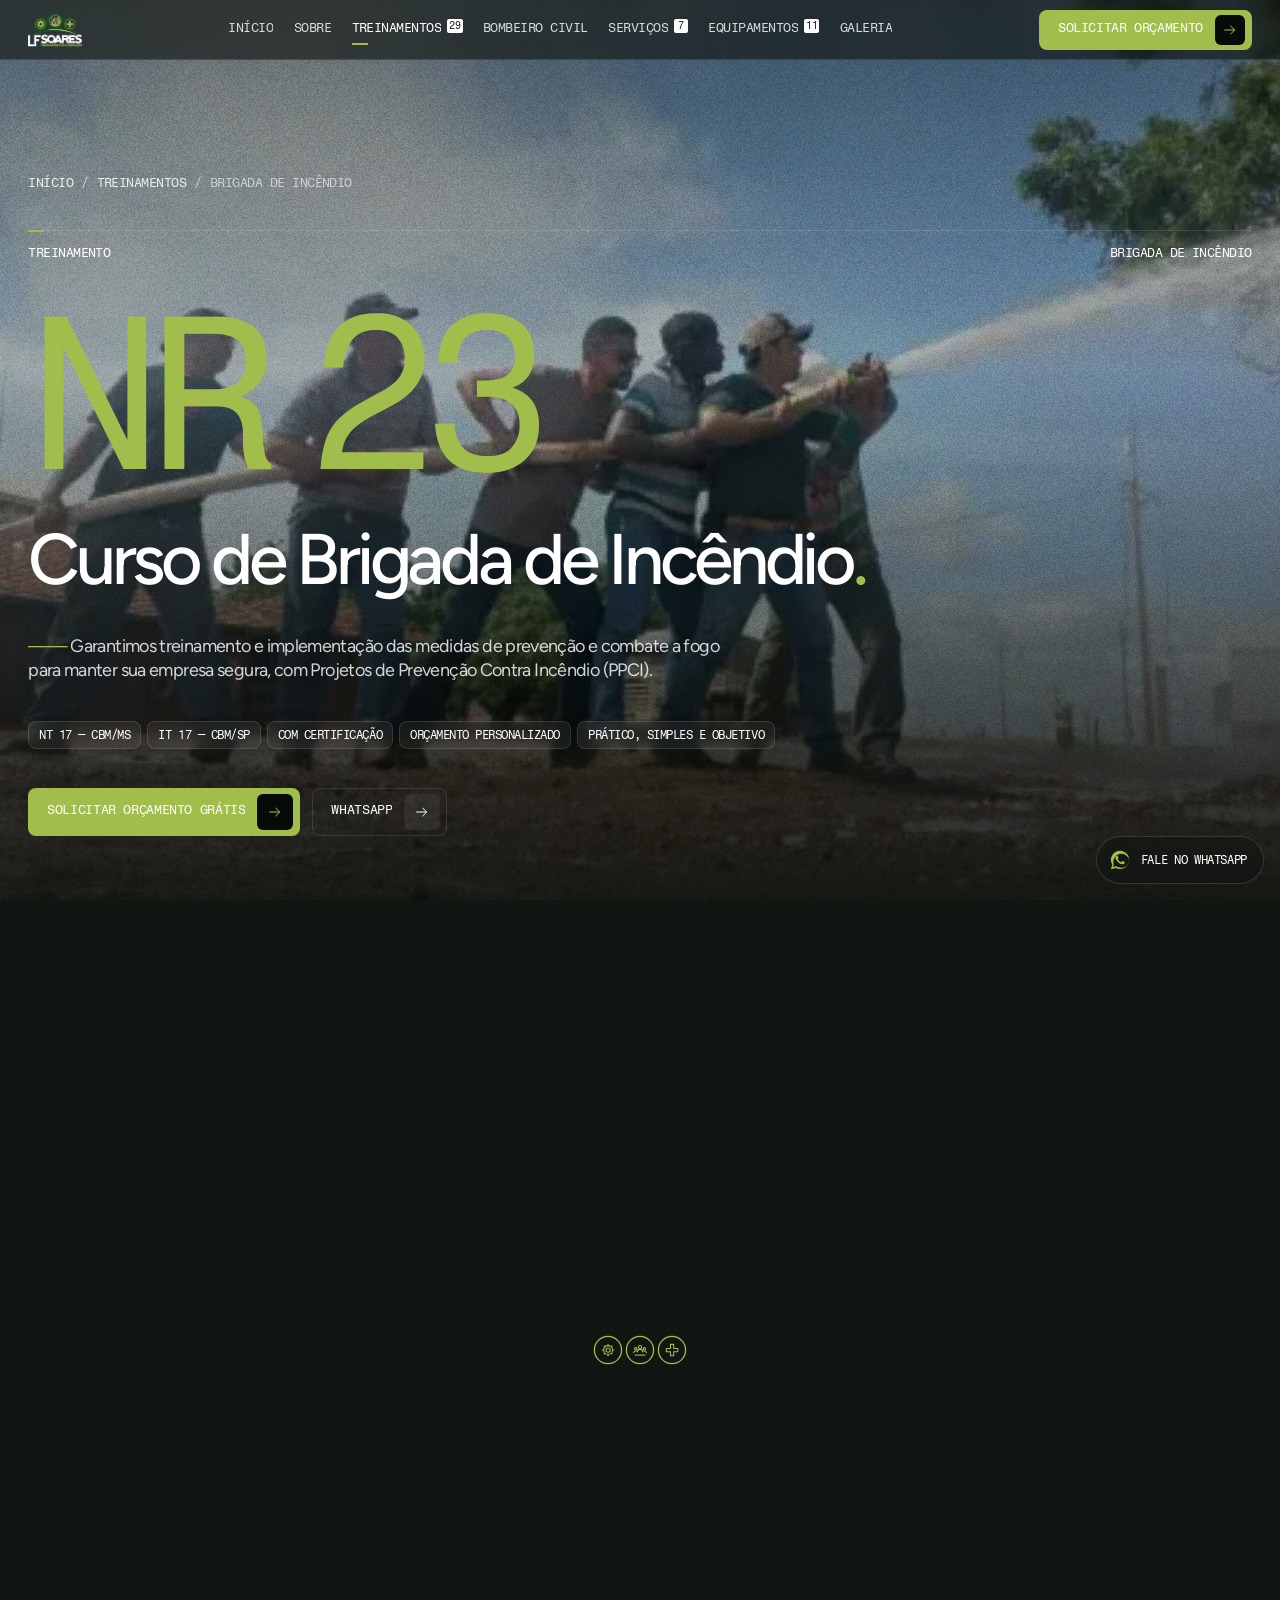
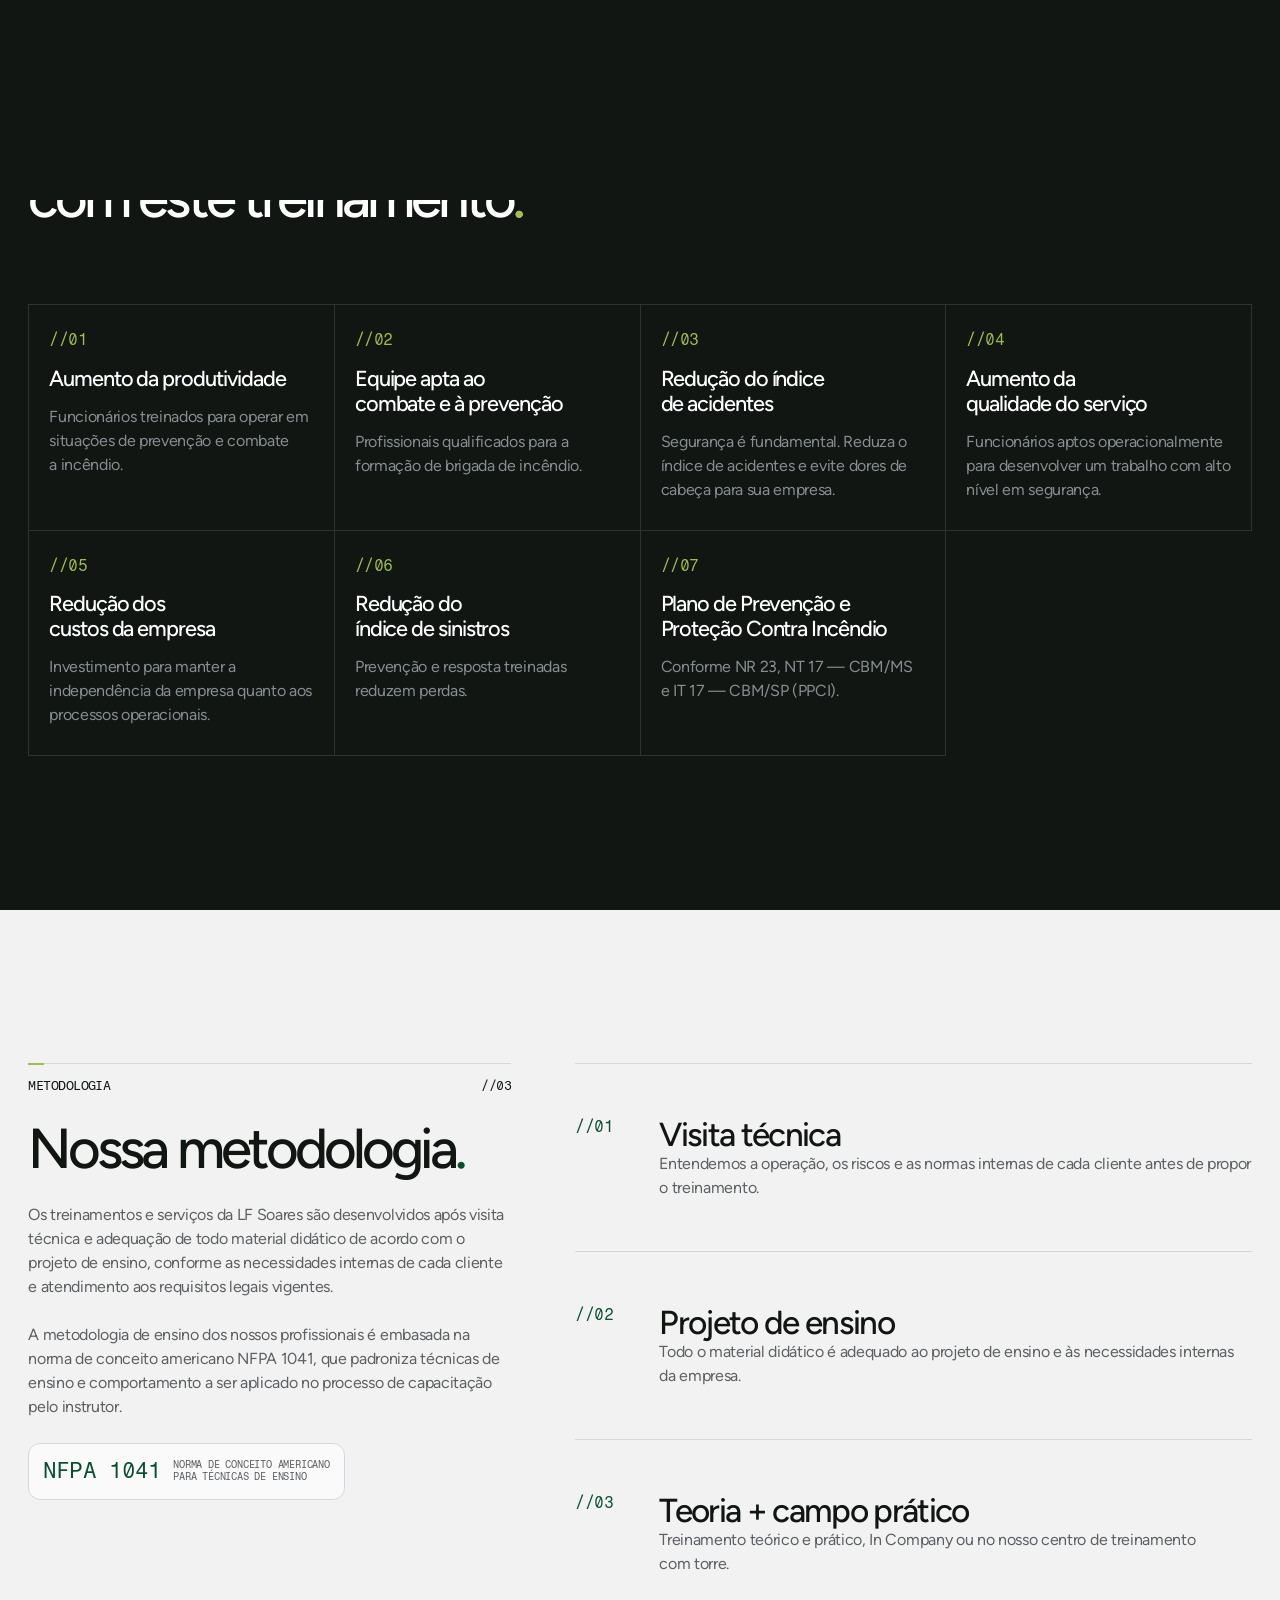
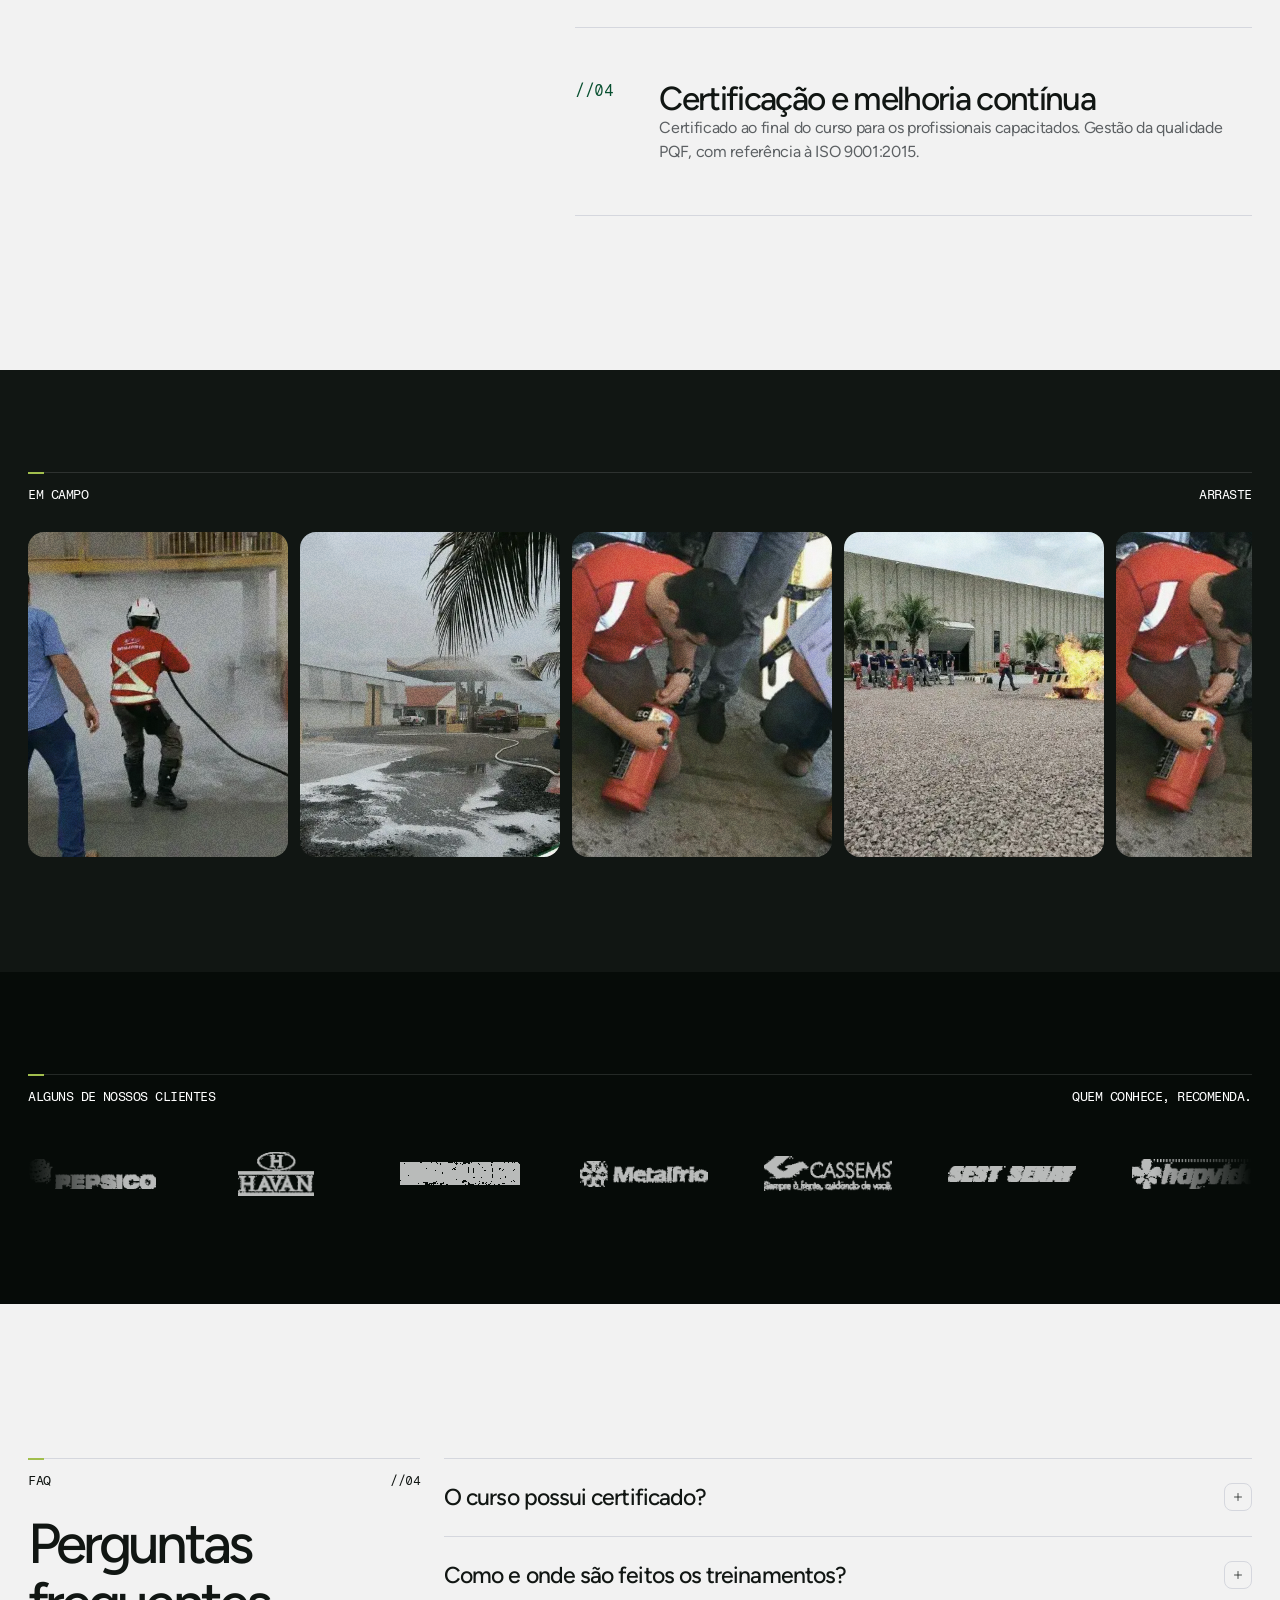
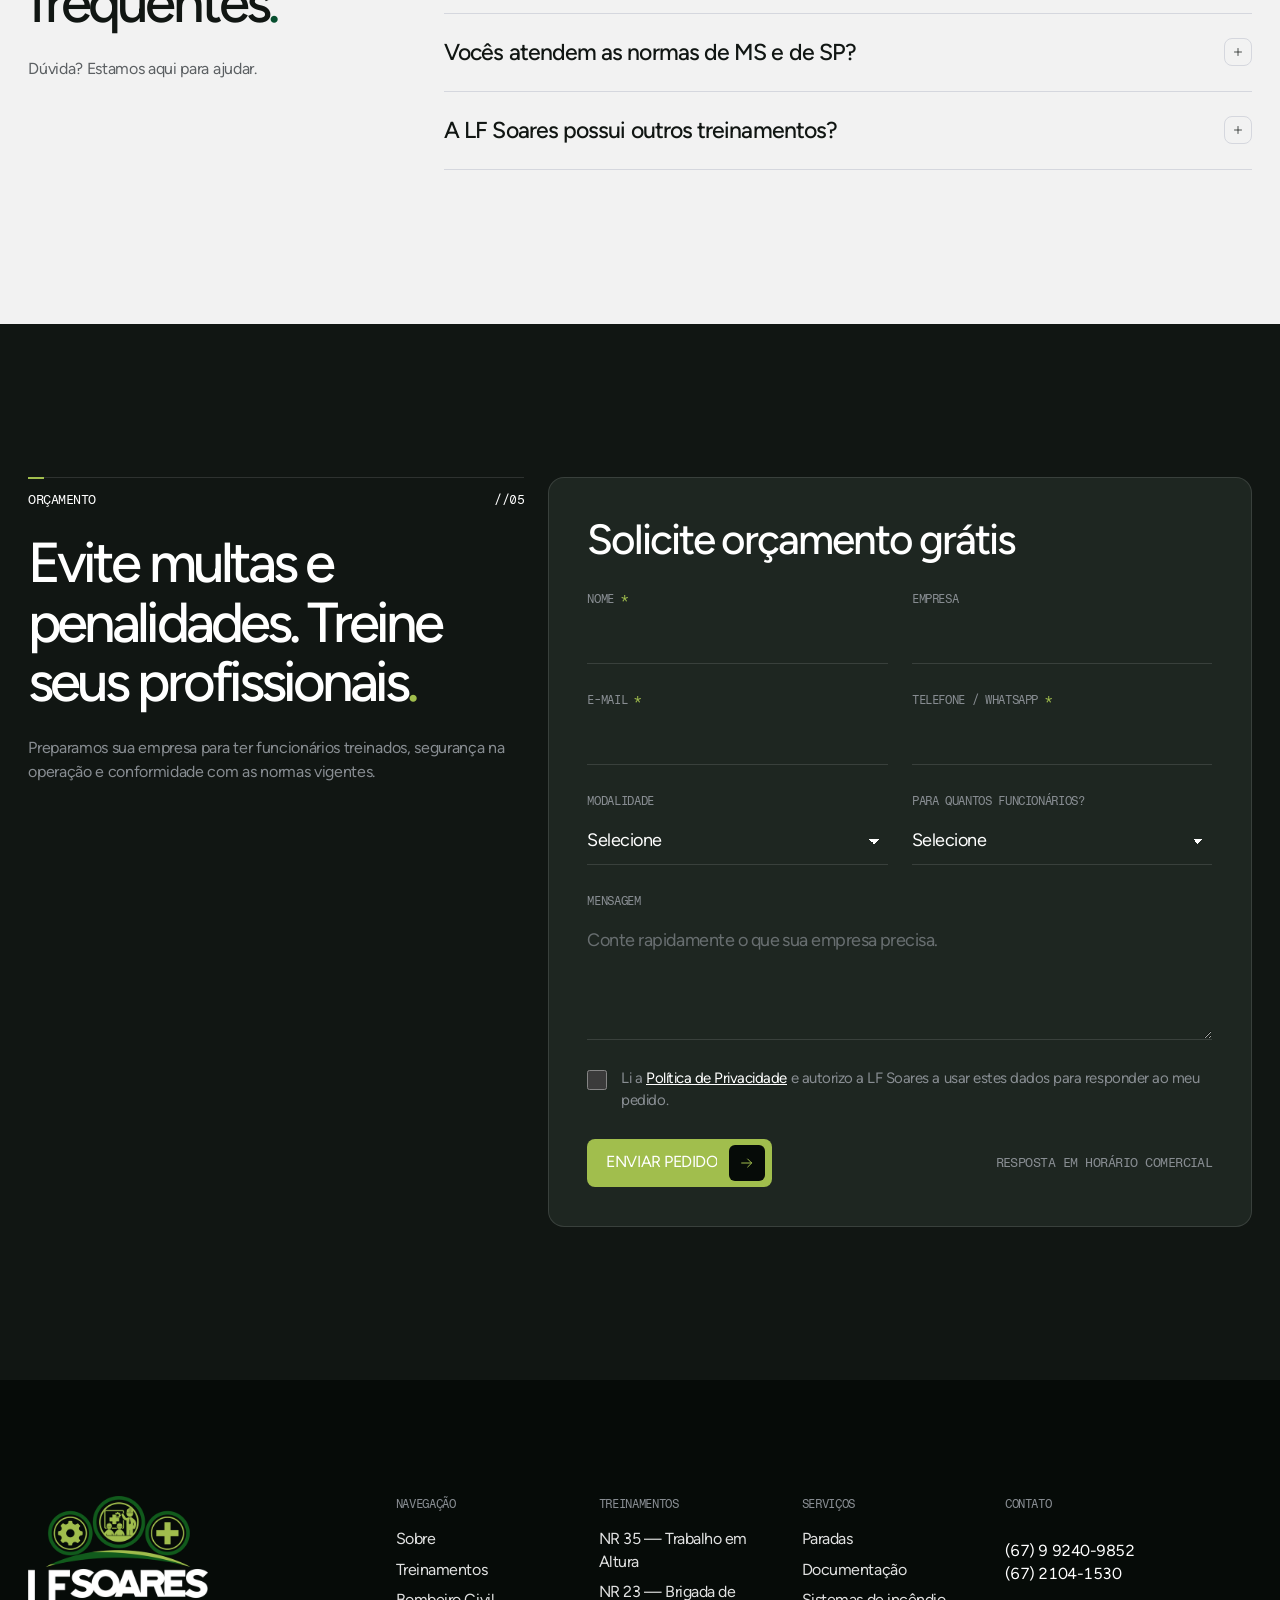
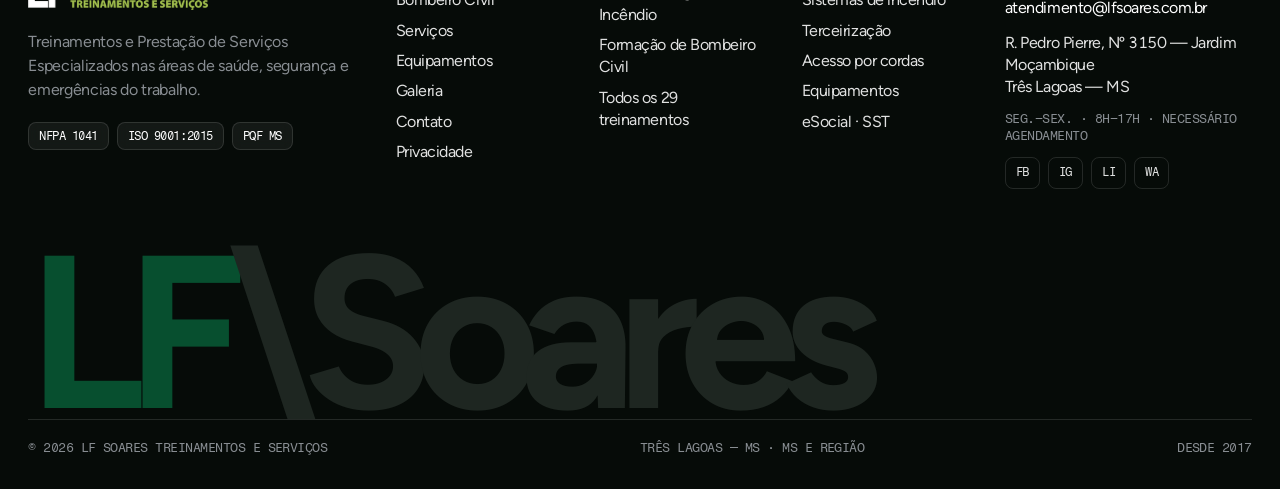
<file: treinamentos/brigada-de-incendio/index.html>
<!doctype html>
<html lang="pt-BR">
<head>
<meta charset="utf-8">
<title>Treinamento de Brigada de Incêndio NR 23 · NT 17 CBM/MS · IT 17 CBM/SP</title>
<meta name="description" content="Curso de Brigada de Incêndio para empresas conforme NR 23, NT 17 (CBM/MS) e IT 17 (CBM/SP), com PPCI e certificado. LF Soares, Três Lagoas — MS.">
<meta name="viewport" content="width=device-width, initial-scale=1, viewport-fit=cover">
<meta name="theme-color" content="#111613">
<link rel="canonical" href="https://www.lfsoares.com.br/treinamentos/brigada-de-incendio">
<meta property="og:type" content="website"><meta property="og:locale" content="pt_BR"><meta property="og:site_name" content="LF Soares Treinamentos e Serviços">
<meta property="og:title" content="Treinamento de Brigada de Incêndio NR 23 · NT 17 CBM/MS · IT 17 CBM/SP"><meta property="og:description" content="Curso de Brigada de Incêndio para empresas conforme NR 23, NT 17 (CBM/MS) e IT 17 (CBM/SP), com PPCI e certificado. LF Soares, Três Lagoas — MS."><meta property="og:url" content="https://agenciaothon.github.io/lf-soares/treinamentos/brigada-de-incendio/"><meta property="og:image" content="https://agenciaothon.github.io/lf-soares/assets/og.jpg">
<meta name="twitter:card" content="summary_large_image">
<link rel="icon" href="../../assets/favicon.svg" type="image/svg+xml">
<link rel="preload" href="../../assets/fonts/figtree-latin-500-normal.woff2" as="font" type="font/woff2" crossorigin><link rel="stylesheet" href="../../assets/fonts.css">
<link rel="stylesheet" href="../../assets/site.css">
<script type="application/ld+json">{"@context":"https://schema.org","@type":["LocalBusiness","EducationalOrganization"],"name":"LF Soares Treinamentos e Serviços","url":"https://www.lfsoares.com.br","foundingDate":"2017","telephone":"+55-67-99240-9852","email":"atendimento@lfsoares.com.br","areaServed":["Mato Grosso do Sul","São Paulo"],"address":{"@type":"PostalAddress","streetAddress":"R. Pedro Pierre, Nº 3150","addressLocality":"Três Lagoas","addressRegion":"MS","addressCountry":"BR"},"sameAs":["https://facebook.com/lfsoarestreinamentoseservicos","https://instagram.com/lfsoarestreinamentoseservicos/","https://www.linkedin.com/company/lf-soares-treinamentos-e-servi%C3%A7os/"],"description":"Treinamentos e Prestação de Serviços Especializados nas áreas de saúde, segurança e emergências do trabalho."}</script>
<script type="application/ld+json">{"@context":"https://schema.org","@type":"Course","name":"Brigada de Incêndio — NR 23, NT 17 CBM/MS e IT 17 CBM/SP","description":"Garantimos treinamento e implementação das medidas de prevenção e combate a fogo para manter sua empresa segura, com Projetos de Prevenção Contra Incêndio (PPCI).","provider":{"@type":"Organization","name":"LF Soares Treinamentos e Serviços","sameAs":"https://www.lfsoares.com.br"}}</script>
</head>
<body>
<div class="site" data-mode="local" lang="pt-BR">
<a class="skip" href="#conteudo">Pular para o conteúdo</a>

<header class="nav" role="banner">
  <div class="nav__bar wrap">
    <a class="nav__logo" href="../../index.html" aria-label="LF Soares — início"><img class="" src="../../img/logo/lf-soares-escuro.png" width="472" height="300" alt="LF Soares Treinamentos e Serviços"></a>
    <nav class="nav__links" aria-label="Principal">
      <a href="../../index.html"><span data-roll>Início</span></a><a href="../../sobre/index.html"><span data-roll>Sobre</span></a><a href="../index.html" aria-current="page"><span data-roll>Treinamentos</span><span class="badge" aria-label="29 itens">29</span></a><a href="../../bombeiro-civil/index.html"><span data-roll>Bombeiro Civil</span></a><a href="../../servicos/index.html"><span data-roll>Serviços</span><span class="badge" aria-label="7 itens">7</span></a><a href="../../equipamentos/index.html"><span data-roll>Equipamentos</span><span class="badge" aria-label="11 itens">11</span></a><a href="../../galeria/index.html"><span data-roll>Galeria</span></a>
    </nav>
    <div class="nav__cta">
      <a class="btn btn--primary" href="../../contato/index.html" ><span data-roll="chars" data-btnlabel>Solicitar orçamento</span><span class="btn__arrow" aria-hidden="true"><svg viewBox="0 0 24 24" fill="none" stroke="currentColor" stroke-width="1.5" stroke-linecap="round" stroke-linejoin="round" aria-hidden="true" focusable="false"><path d="M4 12h15M13 6l6 6-6 6"/></svg><svg viewBox="0 0 24 24" fill="none" stroke="currentColor" stroke-width="1.5" stroke-linecap="round" stroke-linejoin="round" aria-hidden="true" focusable="false"><path d="M4 12h15M13 6l6 6-6 6"/></svg></span></a>
      <button class="nav__burger" type="button" aria-expanded="false" aria-controls="menu" aria-label="Abrir menu"><span></span></button>
    </div>
  </div>
</header>
<div class="menu" id="menu" hidden role="dialog" aria-modal="true" aria-label="Menu">
  <div class="menu__top wrap"><img class="" src="../../img/logo/lf-soares-escuro.png" width="472" height="300" alt="LF Soares Treinamentos e Serviços"><button class="menu__close" type="button" aria-label="Fechar menu"><svg viewBox="0 0 24 24" fill="none" stroke="currentColor" stroke-width="1.5" stroke-linecap="round" stroke-linejoin="round" aria-hidden="true" focusable="false"><path d="M6 6l12 12M18 6L6 18"/></svg></button></div>
  <nav class="menu__list wrap" aria-label="Menu">
    <a href="../../index.html"><span class="t-label-xs">/01</span><span data-roll>Início</span></a><a href="../../sobre/index.html"><span class="t-label-xs">/02</span><span data-roll>Sobre</span></a><a href="../index.html" aria-current="page"><span class="t-label-xs">/03</span><span data-roll>Treinamentos</span><span class="badge">29</span></a><a href="../../bombeiro-civil/index.html"><span class="t-label-xs">/04</span><span data-roll>Bombeiro Civil</span></a><a href="../../servicos/index.html"><span class="t-label-xs">/05</span><span data-roll>Serviços</span><span class="badge">7</span></a><a href="../../equipamentos/index.html"><span class="t-label-xs">/06</span><span data-roll>Equipamentos</span><span class="badge">11</span></a><a href="../../galeria/index.html"><span class="t-label-xs">/07</span><span data-roll>Galeria</span></a><a href="../../contato/index.html"><span class="t-label-xs">/08</span><span data-roll>Contato</span></a>
  </nav>
  <div class="menu__foot wrap t-label-s">
    <span>(67) 9 9240-9852 · WhatsApp</span>
    <span>atendimento@lfsoares.com.br</span>
    <span>Três Lagoas — MS</span>
  </div>
</div>
<main id="conteudo">

<section class="phero phero--media" data-tone="dark">
  <div class="bgmedia" style="--shade:linear-gradient(180deg, rgba(6,11,8,.55), rgba(6,11,8,.3) 40%, rgba(6,11,8,.92))" aria-hidden="true"><div data-parallax="0.12" style="position:absolute;inset:-8% 0"><img class="" src="../../img/galeria/img-20230114-wa0197-600.webp" width="600" height="450" alt="" fetchpriority="high" decoding="async"></div></div>
  <div class="wrap phero__grid">
    <nav class="crumbs t-label-s" aria-label="Você está em"><a href="../../index.html">Início</a><span aria-hidden="true">/</span><a href="../index.html">Treinamentos</a><span aria-hidden="true">/</span><span aria-current="page">Brigada de Incêndio</span></nav>
    <div class="eyebrow"><span class="t-label-s">Treinamento</span><span class="t-label-s">Brigada de incêndio</span></div>
    
    <p class="phero__code" data-hero="slideFromLeft" aria-label="NR 23">NR 23</p>
    <h1 class="t-h1" data-hero="slideFromLeftShort" style="max-width:20ch">Curso de Brigada de Incêndio<span class="dot">.</span></h1>
    <p class="t-lead lede measure" data-hero="fadeUp" style="color:rgba(255,255,255,.82)">Garantimos treinamento e implementação das medidas de prevenção e combate a fogo para manter sua empresa segura, com Projetos de Prevenção Contra Incêndio (PPCI).</p>
    <div class="chips" data-hero="fade"><span class="chip">NT 17 — CBM/MS</span><span class="chip">IT 17 — CBM/SP</span><span class="chip">Com certificação</span><span class="chip">Orçamento personalizado</span><span class="chip">Prático, simples e objetivo</span></div>
    <div class="row" data-hero="fadeUp"><a class="btn btn--primary" href="../../contato/index.html#contato" ><span data-roll="chars" data-btnlabel>Solicitar orçamento grátis</span><span class="btn__arrow" aria-hidden="true"><svg viewBox="0 0 24 24" fill="none" stroke="currentColor" stroke-width="1.5" stroke-linecap="round" stroke-linejoin="round" aria-hidden="true" focusable="false"><path d="M4 12h15M13 6l6 6-6 6"/></svg><svg viewBox="0 0 24 24" fill="none" stroke="currentColor" stroke-width="1.5" stroke-linecap="round" stroke-linejoin="round" aria-hidden="true" focusable="false"><path d="M4 12h15M13 6l6 6-6 6"/></svg></span></a><a class="btn btn--secondary" href="https://wa.me/5567992409852?text=Quero%20saber%20mais%20sobre%20o%20Treinamento%20de%20Brigada%20de%20Inc%C3%AAndio%20da%20LF%20Soares." target="_blank" rel="noopener" ><span data-roll="chars" data-btnlabel>WhatsApp</span><span class="btn__arrow" aria-hidden="true"><svg viewBox="0 0 24 24" fill="none" stroke="currentColor" stroke-width="1.5" stroke-linecap="round" stroke-linejoin="round" aria-hidden="true" focusable="false"><path d="M4 12h15M13 6l6 6-6 6"/></svg><svg viewBox="0 0 24 24" fill="none" stroke="currentColor" stroke-width="1.5" stroke-linecap="round" stroke-linejoin="round" aria-hidden="true" focusable="false"><path d="M4 12h15M13 6l6 6-6 6"/></svg></span></a></div>
  </div>
</section>
<section class="sec" data-tone="light" aria-labelledby="nr23-t">
  <div class="wrap g12">
    <div class="c-1-4 stack" style="align-content:start"><div class="eyebrow"><span class="t-label-s">A norma</span><span class="t-label-s">//01</span></div><h2 class="t-h3" id="nr23-t">O que diz a NR 23<span class="dot">.</span></h2></div>
    <div class="c-5-8 stack" style="--stack:20px"><p class="t-body">Treinamos e capacitamos profissionais para formação de brigada de incêndio (NR 23) em empresas. Mantenha sua empresa segura e dentro das normas vigentes: NT 17 — CBM/MS e IT 17 — CBM/SP.</p><p class="t-h4" data-chars>A NR 23 traz orientações específicas de proteção contra incêndios. Ela tem por objetivo guiar as empresas com respeito ao que deve ser feito, quais tipos de instalações realizar e melhores práticas de trabalho para prevenir ou conter situações de fogo.</p><p class="t-body">É importante a aplicação de todas as diretrizes do jeito que a norma técnica aponta. Para isso, a LF Soares conta com profissionais qualificados e treinamentos personalizados.</p></div>
  </div>
</section>
<section class="sec" data-tone="dark" aria-labelledby="bben-t">
  <div class="wrap">
    
<header class="sec-head ">
  <div class="eyebrow"><span class="t-label-s">Mais qualidade e segurança</span><span class="t-label-s">//02</span></div>
  <h2 class="t-h2 grad-h" data-reveal="slideFromLeftShort">O que sua empresa ganha com este treinamento<span class="dot">.</span></h2>
  
</header>
    <h2 class="vh" id="bben-t">Benefícios</h2>
    <ol class="bgrid"><li data-reveal="fadeUp"><span class="n">//01</span><h3>Aumento da produtividade</h3><p class="t-body">Funcionários treinados para operar em situações de prevenção e combate a incêndio.</p></li><li data-reveal="fadeUp"><span class="n">//02</span><h3>Equipe apta ao combate e à prevenção</h3><p class="t-body">Profissionais qualificados para a formação de brigada de incêndio.</p></li><li data-reveal="fadeUp"><span class="n">//03</span><h3>Redução do índice de acidentes</h3><p class="t-body">Segurança é fundamental. Reduza o índice de acidentes e evite dores de cabeça para sua empresa.</p></li><li data-reveal="fadeUp"><span class="n">//04</span><h3>Aumento da qualidade do serviço</h3><p class="t-body">Funcionários aptos operacionalmente para desenvolver um trabalho com alto nível em segurança.</p></li><li data-reveal="fadeUp"><span class="n">//05</span><h3>Redução dos custos da empresa</h3><p class="t-body">Investimento para manter a independência da empresa quanto aos processos operacionais.</p></li><li data-reveal="fadeUp"><span class="n">//06</span><h3>Redução do índice de sinistros</h3><p class="t-body">Prevenção e resposta treinadas reduzem perdas.</p></li><li data-reveal="fadeUp"><span class="n">//07</span><h3>Plano de Prevenção e Proteção Contra Incêndio</h3><p class="t-body">Conforme NR 23, NT 17 — CBM/MS e IT 17 — CBM/SP (PPCI).</p></li></ol>
  </div>
</section>

<section class="sec" data-tone="light" aria-labelledby="met-t">
  <div class="wrap method">
    <div class="method__stick">
      <div class="eyebrow"><span class="t-label-s">Metodologia</span><span class="t-label-s">//03</span></div>
      <h2 class="t-h2" id="met-t" data-reveal="slideFromLeftShort">Nossa metodologia<span class="dot">.</span></h2>
      <p class="t-body measure">Os treinamentos e serviços da LF Soares são desenvolvidos após visita técnica e adequação de todo material didático de acordo com o projeto de ensino, conforme as necessidades internas de cada cliente e atendimento aos requisitos legais vigentes.</p><p class="t-body measure">A metodologia de ensino dos nossos profissionais é embasada na norma de conceito americano NFPA 1041, que padroniza técnicas de ensino e comportamento a ser aplicado no processo de capacitação pelo instrutor.</p>
      <div class="seal-badge"><span class="norm">NFPA 1041</span><span class="t-label-xs" style="color:var(--fg2)">Norma de conceito americano<br>para técnicas de ensino</span></div>
    </div>
    <ol class="steps">
      <li class="step" data-reveal="fadeUp"><span class="step__n">//01</span><div><h3 class="step__t">Visita técnica</h3><p class="t-body">Entendemos a operação, os riscos e as normas internas de cada cliente antes de propor o treinamento.</p></div></li><li class="step" data-reveal="fadeUp"><span class="step__n">//02</span><div><h3 class="step__t">Projeto de ensino</h3><p class="t-body">Todo o material didático é adequado ao projeto de ensino e às necessidades internas da empresa.</p></div></li><li class="step" data-reveal="fadeUp"><span class="step__n">//03</span><div><h3 class="step__t">Teoria + campo prático</h3><p class="t-body">Treinamento teórico e prático, In Company ou no nosso centro de treinamento com torre.</p></div></li><li class="step" data-reveal="fadeUp"><span class="step__n">//04</span><div><h3 class="step__t">Certificação e melhoria contínua</h3><p class="t-body">Certificado ao final do curso para os profissionais capacitados. Gestão da qualidade PQF, com referência à ISO 9001:2015.</p></div></li>
    </ol>
  </div>
</section>
<section class="sec sec-tight" data-tone="dark" aria-label="Fotos do treinamento">
  <div class="wrap stack" style="--stack:28px"><div class="eyebrow"><span class="t-label-s">Em campo</span><span class="t-label-s">Arraste</span></div><div class="drag" data-drag role="list" aria-label="Fotos de campo"><div role="listitem"><figure class="media media--treated  "><img class="" src="../../img/fotos/treinamento-lf-soares-brigadista-combate-incendio-1280.webp" srcset="../../img/fotos/treinamento-lf-soares-brigadista-combate-incendio-640.webp 640w, ../../img/fotos/treinamento-lf-soares-brigadista-combate-incendio-1280.webp 1280w" sizes="(max-width: 809px) 78vw, 32vw" width="1280" height="720" alt="Brigadista combatendo fogo em treinamento" loading="lazy" decoding="async"></figure></div><div role="listitem"><figure class="media media--treated  "><img class="" src="../../img/fotos/treinamento-lf-soares-brigadista-combate-incendio-3-min-640.webp" width="640" height="540" alt="Treinamento de combate a incêndio com extintor" loading="lazy" decoding="async"></figure></div><div role="listitem"><figure class="media media--treated  "><img class="" src="../../img/fotos/treinamento-lf-soares-brigadista-combate-incendio-4-min-1280.webp" srcset="../../img/fotos/treinamento-lf-soares-brigadista-combate-incendio-4-min-640.webp 640w, ../../img/fotos/treinamento-lf-soares-brigadista-combate-incendio-4-min-1280.webp 1280w" sizes="(max-width: 809px) 78vw, 32vw" width="1280" height="778" alt="Turma de brigada em exercício prático" loading="lazy" decoding="async"></figure></div><div role="listitem"><figure class="media media--treated  "><img class="" src="../../img/fotos/img-20180925-102404009-hdr-640.webp" width="640" height="480" alt="Exercício de combate a incêndio em pátio industrial" loading="lazy" decoding="async"></figure></div><div role="listitem"><figure class="media media--treated  "><img class="" src="../../img/fotos/056-1280.webp" srcset="../../img/fotos/056-640.webp 640w, ../../img/fotos/056-1280.webp 1280w" sizes="(max-width: 809px) 78vw, 32vw" width="1280" height="778" alt="Brigadista apagando fogo em bandeja" loading="lazy" decoding="async"></figure></div><div role="listitem"><figure class="media media--treated  "><img class="" src="../../img/fotos/041-1280.webp" srcset="../../img/fotos/041-640.webp 640w, ../../img/fotos/041-1280.webp 1280w" sizes="(max-width: 809px) 78vw, 32vw" width="1280" height="720" alt="Turma praticando com extintores" loading="lazy" decoding="async"></figure></div><div role="listitem"><figure class="media media--treated  "><img class="" src="../../img/fotos/fb-img-1524607840029-640.webp" width="640" height="522" alt="Combate a incêndio em treinamento" loading="lazy" decoding="async"></figure></div></div></div>
</section>

<section class="sec sec-tight" data-tone="deep" aria-label="Clientes">
  <div class="wrap stack" style="--stack:40px">
    <div class="eyebrow"><span class="t-label-s">Alguns de nossos clientes</span><span class="t-label-s">Quem conhece, recomenda.</span></div>
    <div class="marquee" style="--dur:55s" role="region" aria-label="Clientes atendidos"><div class="marquee__track"><div class="marquee__group"><div class="logo-cell"><img class="" src="../../img/clientes/clientes-atendidos-prancheta-1-640.webp" srcset="../../img/clientes/clientes-atendidos-prancheta-1-320.webp 320w, ../../img/clientes/clientes-atendidos-prancheta-1-640.webp 640w" sizes="160px" width="640" height="640" alt="PepsiCo" loading="lazy" decoding="async"></div><div class="logo-cell"><img class="" src="../../img/clientes/clientes-atendidos-11-640.webp" srcset="../../img/clientes/clientes-atendidos-11-320.webp 320w, ../../img/clientes/clientes-atendidos-11-640.webp 640w" sizes="160px" width="640" height="640" alt="Havan" loading="lazy" decoding="async"></div><div class="logo-cell"><img class="" src="../../img/clientes/renner-138.webp" width="138" height="89" alt="Renner" loading="lazy" decoding="async"></div><div class="logo-cell"><img class="" src="../../img/clientes/clientes-atendidos-02-640.webp" srcset="../../img/clientes/clientes-atendidos-02-320.webp 320w, ../../img/clientes/clientes-atendidos-02-640.webp 640w" sizes="160px" width="640" height="640" alt="Metalfrio" loading="lazy" decoding="async"></div><div class="logo-cell"><img class="" src="../../img/clientes/clientes-atendidos-05-640.webp" srcset="../../img/clientes/clientes-atendidos-05-320.webp 320w, ../../img/clientes/clientes-atendidos-05-640.webp 640w" sizes="160px" width="640" height="640" alt="Cassems" loading="lazy" decoding="async"></div><div class="logo-cell"><img class="" src="../../img/clientes/clientes-atendidos-06-640.webp" srcset="../../img/clientes/clientes-atendidos-06-320.webp 320w, ../../img/clientes/clientes-atendidos-06-640.webp 640w" sizes="160px" width="640" height="640" alt="SEST SENAT" loading="lazy" decoding="async"></div><div class="logo-cell"><img class="" src="../../img/clientes/clientes-atendidos-16-640.webp" srcset="../../img/clientes/clientes-atendidos-16-320.webp 320w, ../../img/clientes/clientes-atendidos-16-640.webp 640w" sizes="160px" width="640" height="640" alt="Hapvida" loading="lazy" decoding="async"></div><div class="logo-cell"><img class="" src="../../img/clientes/clientes-atendidos-15-640.webp" srcset="../../img/clientes/clientes-atendidos-15-320.webp 320w, ../../img/clientes/clientes-atendidos-15-640.webp 640w" sizes="160px" width="640" height="640" alt="São Francisco" loading="lazy" decoding="async"></div><div class="logo-cell"><img class="" src="../../img/clientes/clientes-atendidos-18-640.webp" srcset="../../img/clientes/clientes-atendidos-18-320.webp 320w, ../../img/clientes/clientes-atendidos-18-640.webp 640w" sizes="160px" width="640" height="640" alt="Chiquinho" loading="lazy" decoding="async"></div><div class="logo-cell"><img class="" src="../../img/clientes/clientes-atendidos-07-640.webp" srcset="../../img/clientes/clientes-atendidos-07-320.webp 320w, ../../img/clientes/clientes-atendidos-07-640.webp 640w" sizes="160px" width="640" height="640" alt="Império Cerveja Puro Malte" loading="lazy" decoding="async"></div><div class="logo-cell"><img class="" src="../../img/clientes/clientes-atendidos-08-640.webp" srcset="../../img/clientes/clientes-atendidos-08-320.webp 320w, ../../img/clientes/clientes-atendidos-08-640.webp 640w" sizes="160px" width="640" height="640" alt="Bigmart" loading="lazy" decoding="async"></div><div class="logo-cell"><img class="" src="../../img/clientes/clientes-atendidos-09-640.webp" srcset="../../img/clientes/clientes-atendidos-09-320.webp 320w, ../../img/clientes/clientes-atendidos-09-640.webp 640w" sizes="160px" width="640" height="640" alt="Unipetro" loading="lazy" decoding="async"></div><div class="logo-cell"><img class="" src="../../img/clientes/clientes-atendidos-12-640.webp" srcset="../../img/clientes/clientes-atendidos-12-320.webp 320w, ../../img/clientes/clientes-atendidos-12-640.webp 640w" sizes="160px" width="640" height="640" alt="Otino" loading="lazy" decoding="async"></div><div class="logo-cell"><img class="" src="../../img/clientes/clientes-atendidos-13-640.webp" srcset="../../img/clientes/clientes-atendidos-13-320.webp 320w, ../../img/clientes/clientes-atendidos-13-640.webp 640w" sizes="160px" width="640" height="640" alt="Lots Group" loading="lazy" decoding="async"></div><div class="logo-cell"><img class="" src="../../img/clientes/clientes-atendidos-14-640.webp" srcset="../../img/clientes/clientes-atendidos-14-320.webp 320w, ../../img/clientes/clientes-atendidos-14-640.webp 640w" sizes="160px" width="640" height="640" alt="Esgotec" loading="lazy" decoding="async"></div><div class="logo-cell"><img class="" src="../../img/clientes/clientes-atendidos-17-640.webp" srcset="../../img/clientes/clientes-atendidos-17-320.webp 320w, ../../img/clientes/clientes-atendidos-17-640.webp 640w" sizes="160px" width="640" height="640" alt="Mais Freios" loading="lazy" decoding="async"></div><div class="logo-cell"><img class="" src="../../img/clientes/clientes-atendidos-19-640.webp" srcset="../../img/clientes/clientes-atendidos-19-320.webp 320w, ../../img/clientes/clientes-atendidos-19-640.webp 640w" sizes="160px" width="640" height="640" alt="Campo Verde Florestal" loading="lazy" decoding="async"></div><div class="logo-cell"><img class="" src="../../img/clientes/clientes-atendidos-20-640.webp" srcset="../../img/clientes/clientes-atendidos-20-320.webp 320w, ../../img/clientes/clientes-atendidos-20-640.webp 640w" sizes="160px" width="640" height="640" alt="Construarte" loading="lazy" decoding="async"></div><div class="logo-cell"><img class="" src="../../img/clientes/clientes-atendidos-22-640.webp" srcset="../../img/clientes/clientes-atendidos-22-320.webp 320w, ../../img/clientes/clientes-atendidos-22-640.webp 640w" sizes="160px" width="640" height="640" alt="Lila Abrahão Edifício" loading="lazy" decoding="async"></div><div class="logo-cell"><img class="" src="../../img/clientes/clientes-atendidos-23-640.webp" srcset="../../img/clientes/clientes-atendidos-23-320.webp 320w, ../../img/clientes/clientes-atendidos-23-640.webp 640w" sizes="160px" width="640" height="640" alt="Team 67" loading="lazy" decoding="async"></div><div class="logo-cell"><img class="" src="../../img/clientes/clientes-atendidos-24-640.webp" srcset="../../img/clientes/clientes-atendidos-24-320.webp 320w, ../../img/clientes/clientes-atendidos-24-640.webp 640w" sizes="160px" width="640" height="640" alt="PI3 Tornearia e Solda" loading="lazy" decoding="async"></div><div class="logo-cell"><img class="" src="../../img/clientes/clientes-atendidos-25-640.webp" srcset="../../img/clientes/clientes-atendidos-25-320.webp 320w, ../../img/clientes/clientes-atendidos-25-640.webp 640w" sizes="160px" width="640" height="640" alt="LR Auto Elétrica" loading="lazy" decoding="async"></div><div class="logo-cell"><img class="" src="../../img/clientes/clientes-atendidos-26-640.webp" srcset="../../img/clientes/clientes-atendidos-26-320.webp 320w, ../../img/clientes/clientes-atendidos-26-640.webp 640w" sizes="160px" width="640" height="640" alt="Trifer Comércio de Ferros" loading="lazy" decoding="async"></div><div class="logo-cell"><img class="" src="../../img/clientes/clientes-atendidos-27-640.webp" srcset="../../img/clientes/clientes-atendidos-27-320.webp 320w, ../../img/clientes/clientes-atendidos-27-640.webp 640w" sizes="160px" width="640" height="640" alt="Nortão" loading="lazy" decoding="async"></div><div class="logo-cell"><img class="" src="../../img/clientes/clientes-atendidos-28-640.webp" srcset="../../img/clientes/clientes-atendidos-28-320.webp 320w, ../../img/clientes/clientes-atendidos-28-640.webp 640w" sizes="160px" width="640" height="640" alt="Kidy Calçados" loading="lazy" decoding="async"></div><div class="logo-cell"><img class="" src="../../img/clientes/clientes-atendidos-29-640.webp" srcset="../../img/clientes/clientes-atendidos-29-320.webp 320w, ../../img/clientes/clientes-atendidos-29-640.webp 640w" sizes="160px" width="640" height="640" alt="Curtume Três Lagoas · Exata Ambiental" loading="lazy" decoding="async"></div><div class="logo-cell"><img class="" src="../../img/clientes/clientes-atendidos-30-640.webp" srcset="../../img/clientes/clientes-atendidos-30-320.webp 320w, ../../img/clientes/clientes-atendidos-30-640.webp 640w" sizes="160px" width="640" height="640" alt="Quilombo" loading="lazy" decoding="async"></div><div class="logo-cell"><img class="" src="../../img/clientes/clientes-atendidos-31-640.webp" srcset="../../img/clientes/clientes-atendidos-31-320.webp 320w, ../../img/clientes/clientes-atendidos-31-640.webp 640w" sizes="160px" width="640" height="640" alt="NetMS Serviços Técnicos" loading="lazy" decoding="async"></div><div class="logo-cell"><img class="" src="../../img/clientes/clientes-atendidos-32-640.webp" srcset="../../img/clientes/clientes-atendidos-32-320.webp 320w, ../../img/clientes/clientes-atendidos-32-640.webp 640w" sizes="160px" width="640" height="640" alt="Bureau Próximo" loading="lazy" decoding="async"></div><div class="logo-cell"><img class="" src="../../img/clientes/geneseas-138.webp" width="138" height="89" alt="GeneSeas" loading="lazy" decoding="async"></div><div class="logo-cell"><img class="" src="../../img/clientes/multilog-138.webp" width="138" height="89" alt="Multilog" loading="lazy" decoding="async"></div></div><div class="marquee__group" aria-hidden="true"><div class="logo-cell"><img class="" src="../../img/clientes/clientes-atendidos-prancheta-1-640.webp" srcset="../../img/clientes/clientes-atendidos-prancheta-1-320.webp 320w, ../../img/clientes/clientes-atendidos-prancheta-1-640.webp 640w" sizes="160px" width="640" height="640" alt="" loading="lazy" decoding="async"></div><div class="logo-cell"><img class="" src="../../img/clientes/clientes-atendidos-11-640.webp" srcset="../../img/clientes/clientes-atendidos-11-320.webp 320w, ../../img/clientes/clientes-atendidos-11-640.webp 640w" sizes="160px" width="640" height="640" alt="" loading="lazy" decoding="async"></div><div class="logo-cell"><img class="" src="../../img/clientes/renner-138.webp" width="138" height="89" alt="" loading="lazy" decoding="async"></div><div class="logo-cell"><img class="" src="../../img/clientes/clientes-atendidos-02-640.webp" srcset="../../img/clientes/clientes-atendidos-02-320.webp 320w, ../../img/clientes/clientes-atendidos-02-640.webp 640w" sizes="160px" width="640" height="640" alt="" loading="lazy" decoding="async"></div><div class="logo-cell"><img class="" src="../../img/clientes/clientes-atendidos-05-640.webp" srcset="../../img/clientes/clientes-atendidos-05-320.webp 320w, ../../img/clientes/clientes-atendidos-05-640.webp 640w" sizes="160px" width="640" height="640" alt="" loading="lazy" decoding="async"></div><div class="logo-cell"><img class="" src="../../img/clientes/clientes-atendidos-06-640.webp" srcset="../../img/clientes/clientes-atendidos-06-320.webp 320w, ../../img/clientes/clientes-atendidos-06-640.webp 640w" sizes="160px" width="640" height="640" alt="" loading="lazy" decoding="async"></div><div class="logo-cell"><img class="" src="../../img/clientes/clientes-atendidos-16-640.webp" srcset="../../img/clientes/clientes-atendidos-16-320.webp 320w, ../../img/clientes/clientes-atendidos-16-640.webp 640w" sizes="160px" width="640" height="640" alt="" loading="lazy" decoding="async"></div><div class="logo-cell"><img class="" src="../../img/clientes/clientes-atendidos-15-640.webp" srcset="../../img/clientes/clientes-atendidos-15-320.webp 320w, ../../img/clientes/clientes-atendidos-15-640.webp 640w" sizes="160px" width="640" height="640" alt="" loading="lazy" decoding="async"></div><div class="logo-cell"><img class="" src="../../img/clientes/clientes-atendidos-18-640.webp" srcset="../../img/clientes/clientes-atendidos-18-320.webp 320w, ../../img/clientes/clientes-atendidos-18-640.webp 640w" sizes="160px" width="640" height="640" alt="" loading="lazy" decoding="async"></div><div class="logo-cell"><img class="" src="../../img/clientes/clientes-atendidos-07-640.webp" srcset="../../img/clientes/clientes-atendidos-07-320.webp 320w, ../../img/clientes/clientes-atendidos-07-640.webp 640w" sizes="160px" width="640" height="640" alt="" loading="lazy" decoding="async"></div><div class="logo-cell"><img class="" src="../../img/clientes/clientes-atendidos-08-640.webp" srcset="../../img/clientes/clientes-atendidos-08-320.webp 320w, ../../img/clientes/clientes-atendidos-08-640.webp 640w" sizes="160px" width="640" height="640" alt="" loading="lazy" decoding="async"></div><div class="logo-cell"><img class="" src="../../img/clientes/clientes-atendidos-09-640.webp" srcset="../../img/clientes/clientes-atendidos-09-320.webp 320w, ../../img/clientes/clientes-atendidos-09-640.webp 640w" sizes="160px" width="640" height="640" alt="" loading="lazy" decoding="async"></div><div class="logo-cell"><img class="" src="../../img/clientes/clientes-atendidos-12-640.webp" srcset="../../img/clientes/clientes-atendidos-12-320.webp 320w, ../../img/clientes/clientes-atendidos-12-640.webp 640w" sizes="160px" width="640" height="640" alt="" loading="lazy" decoding="async"></div><div class="logo-cell"><img class="" src="../../img/clientes/clientes-atendidos-13-640.webp" srcset="../../img/clientes/clientes-atendidos-13-320.webp 320w, ../../img/clientes/clientes-atendidos-13-640.webp 640w" sizes="160px" width="640" height="640" alt="" loading="lazy" decoding="async"></div><div class="logo-cell"><img class="" src="../../img/clientes/clientes-atendidos-14-640.webp" srcset="../../img/clientes/clientes-atendidos-14-320.webp 320w, ../../img/clientes/clientes-atendidos-14-640.webp 640w" sizes="160px" width="640" height="640" alt="" loading="lazy" decoding="async"></div><div class="logo-cell"><img class="" src="../../img/clientes/clientes-atendidos-17-640.webp" srcset="../../img/clientes/clientes-atendidos-17-320.webp 320w, ../../img/clientes/clientes-atendidos-17-640.webp 640w" sizes="160px" width="640" height="640" alt="" loading="lazy" decoding="async"></div><div class="logo-cell"><img class="" src="../../img/clientes/clientes-atendidos-19-640.webp" srcset="../../img/clientes/clientes-atendidos-19-320.webp 320w, ../../img/clientes/clientes-atendidos-19-640.webp 640w" sizes="160px" width="640" height="640" alt="" loading="lazy" decoding="async"></div><div class="logo-cell"><img class="" src="../../img/clientes/clientes-atendidos-20-640.webp" srcset="../../img/clientes/clientes-atendidos-20-320.webp 320w, ../../img/clientes/clientes-atendidos-20-640.webp 640w" sizes="160px" width="640" height="640" alt="" loading="lazy" decoding="async"></div><div class="logo-cell"><img class="" src="../../img/clientes/clientes-atendidos-22-640.webp" srcset="../../img/clientes/clientes-atendidos-22-320.webp 320w, ../../img/clientes/clientes-atendidos-22-640.webp 640w" sizes="160px" width="640" height="640" alt="" loading="lazy" decoding="async"></div><div class="logo-cell"><img class="" src="../../img/clientes/clientes-atendidos-23-640.webp" srcset="../../img/clientes/clientes-atendidos-23-320.webp 320w, ../../img/clientes/clientes-atendidos-23-640.webp 640w" sizes="160px" width="640" height="640" alt="" loading="lazy" decoding="async"></div><div class="logo-cell"><img class="" src="../../img/clientes/clientes-atendidos-24-640.webp" srcset="../../img/clientes/clientes-atendidos-24-320.webp 320w, ../../img/clientes/clientes-atendidos-24-640.webp 640w" sizes="160px" width="640" height="640" alt="" loading="lazy" decoding="async"></div><div class="logo-cell"><img class="" src="../../img/clientes/clientes-atendidos-25-640.webp" srcset="../../img/clientes/clientes-atendidos-25-320.webp 320w, ../../img/clientes/clientes-atendidos-25-640.webp 640w" sizes="160px" width="640" height="640" alt="" loading="lazy" decoding="async"></div><div class="logo-cell"><img class="" src="../../img/clientes/clientes-atendidos-26-640.webp" srcset="../../img/clientes/clientes-atendidos-26-320.webp 320w, ../../img/clientes/clientes-atendidos-26-640.webp 640w" sizes="160px" width="640" height="640" alt="" loading="lazy" decoding="async"></div><div class="logo-cell"><img class="" src="../../img/clientes/clientes-atendidos-27-640.webp" srcset="../../img/clientes/clientes-atendidos-27-320.webp 320w, ../../img/clientes/clientes-atendidos-27-640.webp 640w" sizes="160px" width="640" height="640" alt="" loading="lazy" decoding="async"></div><div class="logo-cell"><img class="" src="../../img/clientes/clientes-atendidos-28-640.webp" srcset="../../img/clientes/clientes-atendidos-28-320.webp 320w, ../../img/clientes/clientes-atendidos-28-640.webp 640w" sizes="160px" width="640" height="640" alt="" loading="lazy" decoding="async"></div><div class="logo-cell"><img class="" src="../../img/clientes/clientes-atendidos-29-640.webp" srcset="../../img/clientes/clientes-atendidos-29-320.webp 320w, ../../img/clientes/clientes-atendidos-29-640.webp 640w" sizes="160px" width="640" height="640" alt="" loading="lazy" decoding="async"></div><div class="logo-cell"><img class="" src="../../img/clientes/clientes-atendidos-30-640.webp" srcset="../../img/clientes/clientes-atendidos-30-320.webp 320w, ../../img/clientes/clientes-atendidos-30-640.webp 640w" sizes="160px" width="640" height="640" alt="" loading="lazy" decoding="async"></div><div class="logo-cell"><img class="" src="../../img/clientes/clientes-atendidos-31-640.webp" srcset="../../img/clientes/clientes-atendidos-31-320.webp 320w, ../../img/clientes/clientes-atendidos-31-640.webp 640w" sizes="160px" width="640" height="640" alt="" loading="lazy" decoding="async"></div><div class="logo-cell"><img class="" src="../../img/clientes/clientes-atendidos-32-640.webp" srcset="../../img/clientes/clientes-atendidos-32-320.webp 320w, ../../img/clientes/clientes-atendidos-32-640.webp 640w" sizes="160px" width="640" height="640" alt="" loading="lazy" decoding="async"></div><div class="logo-cell"><img class="" src="../../img/clientes/geneseas-138.webp" width="138" height="89" alt="" loading="lazy" decoding="async"></div><div class="logo-cell"><img class="" src="../../img/clientes/multilog-138.webp" width="138" height="89" alt="" loading="lazy" decoding="async"></div></div></div></div>
  </div>
</section>

<section class="sec" data-tone="light" aria-labelledby="faq-t">
  <div class="wrap g12">
    <div class="c-1-4 stack" style="align-content:start"><div class="eyebrow"><span class="t-label-s">FAQ</span><span class="t-label-s">//04</span></div><h2 class="t-h2" id="faq-t">Perguntas frequentes<span class="dot">.</span></h2><p class="t-body">Dúvida? Estamos aqui para ajudar.</p></div>
    <div class="c-5-8"><div class="faq">
<details>
  <summary><span>O curso possui certificado?</span><span class="pm" aria-hidden="true"><svg viewBox="0 0 24 24" fill="none" stroke="currentColor" stroke-width="1.5" stroke-linecap="round" stroke-linejoin="round" aria-hidden="true" focusable="false"><path d="M12 5v14M5 12h14"/></svg></span></summary>
  <div class="faq__a"><p>Sim. Ao final do curso disponibilizamos certificado para os profissionais capacitados. O brigadista capacitado é aquele submetido e aprovado em treinamento teórico e prático, com a carga horária mínima estipulada pela norma.</p></div>
</details>
<details>
  <summary><span>Como e onde são feitos os treinamentos?</span><span class="pm" aria-hidden="true"><svg viewBox="0 0 24 24" fill="none" stroke="currentColor" stroke-width="1.5" stroke-linecap="round" stroke-linejoin="round" aria-hidden="true" focusable="false"><path d="M12 5v14M5 12h14"/></svg></span></summary>
  <div class="faq__a"><p>In Company ou em nosso centro de treinamento. Após análise técnica, cada treinamento é feito de forma personalizada para cada empresa, com metodologia embasada na NFPA 1041.</p></div>
</details>
<details>
  <summary><span>Vocês atendem as normas de MS e de SP?</span><span class="pm" aria-hidden="true"><svg viewBox="0 0 24 24" fill="none" stroke="currentColor" stroke-width="1.5" stroke-linecap="round" stroke-linejoin="round" aria-hidden="true" focusable="false"><path d="M12 5v14M5 12h14"/></svg></span></summary>
  <div class="faq__a"><p>Sim. A formação segue a NT 17 do Corpo de Bombeiros Militar de MS e a IT 17 do Corpo de Bombeiros de SP, além da NR 23.</p></div>
</details>
<details>
  <summary><span>A LF Soares possui outros treinamentos?</span><span class="pm" aria-hidden="true"><svg viewBox="0 0 24 24" fill="none" stroke="currentColor" stroke-width="1.5" stroke-linecap="round" stroke-linejoin="round" aria-hidden="true" focusable="false"><path d="M12 5v14M5 12h14"/></svg></span></summary>
  <div class="faq__a"><p>Sim. São 29 treinamentos nas áreas de saúde, segurança e emergências do trabalho, além de campanhas educativas e simulados.</p><p><a class="textlink" href="../index.html"><span data-roll>Ver o catálogo completo</span><svg viewBox="0 0 24 24" fill="none" stroke="currentColor" stroke-width="1.5" stroke-linecap="round" stroke-linejoin="round" aria-hidden="true" focusable="false"><path d="M4 12h15M13 6l6 6-6 6"/></svg></a></p></div>
</details></div></div>
  </div>
</section>
<section class="sec" data-tone="dark" aria-label="Orçamento Brigada">
  <div class="wrap g12">
    <div class="c-1-5 stack" style="align-content:start"><div class="eyebrow"><span class="t-label-s">Orçamento</span><span class="t-label-s">//05</span></div><h2 class="t-h2">Evite multas e penalidades. Treine seus profissionais<span class="dot">.</span></h2><p class="t-body">Preparamos sua empresa para ter funcionários treinados, segurança na operação e conformidade com as normas vigentes.</p></div>
    <div class="c-6-7">
<form class="form form-shell" id="orcamento" data-form="orcamento" novalidate data-hide-wa>
  <div class="form__body stack" style="--stack:28px">
    <div class="stack" style="--stack:10px"><h3 class="t-h3">Solicite orçamento grátis</h3></div>
    <div class="fgrid">
      <div class="field"><label for="orcamento-nome">Nome <span class="req" aria-hidden="true">*</span></label><input type="text" id="orcamento-nome" name="nome" required aria-required="true" autocomplete="name" aria-describedby="orcamento-nome-err"><span class="field__err" id="orcamento-nome-err" role="alert"></span></div>
      <div class="field"><label for="orcamento-empresa">Empresa</label><input type="text" id="orcamento-empresa" name="empresa" autocomplete="organization" aria-describedby="orcamento-empresa-err"><span class="field__err" id="orcamento-empresa-err" role="alert"></span></div>
      <div class="field"><label for="orcamento-email">E-mail <span class="req" aria-hidden="true">*</span></label><input type="email" id="orcamento-email" name="email" required aria-required="true" autocomplete="email" aria-describedby="orcamento-email-err"><span class="field__err" id="orcamento-email-err" role="alert"></span></div>
      <div class="field"><label for="orcamento-tel">Telefone / WhatsApp <span class="req" aria-hidden="true">*</span></label><input type="tel" id="orcamento-tel" name="telefone" required aria-required="true" autocomplete="tel" aria-describedby="orcamento-tel-err" data-mask="tel" inputmode="tel"><span class="field__err" id="orcamento-tel-err" role="alert"></span></div>
      <div class="field"><label for="orcamento-item">Modalidade</label><select id="orcamento-item" name="interesse" aria-describedby="orcamento-item-err" data-prefill><option value="">Selecione</option><option>Brigada de Incêndio — NT 17 (CBM/MS)</option><option>Brigada de Incêndio — IT 17 (CBM/SP)</option><option>NR 23 — Prevenção de Incêndio</option><option>PPCI — Plano de Prevenção e Proteção Contra Incêndio</option></select><span class="field__err" id="orcamento-item-err" role="alert"></span></div>
      <div class="field"><label for="orcamento-qtd">Para quantos funcionários?</label><select id="orcamento-qtd" name="funcionarios" aria-describedby="orcamento-qtd-err"><option value="">Selecione</option><option>Entre 1 e 10 colaboradores</option><option>Entre 11 e 20 colaboradores</option><option>Entre 21 e 30 colaboradores</option><option>Mais de 31 colaboradores</option></select><span class="field__err" id="orcamento-qtd-err" role="alert"></span></div>
      <div class="field full"><label for="orcamento-msg">Mensagem</label><textarea id="orcamento-msg" name="mensagem" aria-describedby="orcamento-msg-err" rows="4" placeholder="Conte rapidamente o que sua empresa precisa."></textarea><span class="field__err" id="orcamento-msg-err" role="alert"></span></div>
      <label class="checkline full" for="orcamento-lgpd"><input type="checkbox" id="orcamento-lgpd" name="consentimento" value="sim" required aria-required="true"><span>Li a <a href="../../privacidade/index.html">Política de Privacidade</a> e autorizo a LF Soares a usar estes dados para responder ao meu pedido. <span class="field__err" id="orcamento-lgpd-err" role="alert"></span></span></label>
    </div>
    <div class="hp" aria-hidden="true"><label for="hp-kwy7y">Não preencha</label><input class="hp-in" type="text" name="website" tabindex="-1" autocomplete="off"></div>
    <div class="form__actions"><button class="btn btn--primary" type="submit" ><span data-roll="chars" data-btnlabel>Enviar pedido</span><span class="btn__arrow" aria-hidden="true"><svg viewBox="0 0 24 24" fill="none" stroke="currentColor" stroke-width="1.5" stroke-linecap="round" stroke-linejoin="round" aria-hidden="true" focusable="false"><path d="M4 12h15M13 6l6 6-6 6"/></svg><svg viewBox="0 0 24 24" fill="none" stroke="currentColor" stroke-width="1.5" stroke-linecap="round" stroke-linejoin="round" aria-hidden="true" focusable="false"><path d="M4 12h15M13 6l6 6-6 6"/></svg></span></button><span class="t-label-s" style="color:var(--fg2)">Resposta em horário comercial</span></div>
  </div>
  
<div class="form__status form__status--ok" role="status"><span class="t-label-s hl">Enviado</span><p class="t-lead" style="color:var(--fg)">Recebemos seu pedido. Nossa equipe retorna com uma proposta assim que possível.</p></div>
<div class="form__status form__status--err" role="alert"><span class="t-label-s">Envio indisponível neste site</span><p class="t-body" style="color:var(--fg)">Para falar com a LF Soares, use o WhatsApp <b>(67) 9 9240-9852</b>.</p><p><a class="textlink" href="https://wa.me/5567992409852?text=Ol%C3%A1%2C%20gostaria%20de%20mais%20informa%C3%A7%C3%B5es%20a%20respeito%20de%20treinamentos." target="_blank" rel="noopener"><span data-roll>Abrir WhatsApp</span><svg viewBox="0 0 24 24" fill="none" stroke="currentColor" stroke-width="1.5" stroke-linecap="round" stroke-linejoin="round" aria-hidden="true" focusable="false"><path d="M4 12h15M13 6l6 6-6 6"/></svg></a></p></div>
</form></div>
  </div>
</section></main>

<footer class="foot" data-tone="deep" data-hide-wa>
  <div class="wrap">
    <div class="foot__top">
      <div class="foot__brand">
        <img class="" src="../../img/logo/lf-soares-escuro.png" width="472" height="300" alt="LF Soares Treinamentos e Serviços">
        <p class="t-body measure-s">Treinamentos e Prestação de Serviços Especializados nas áreas de saúde, segurança e emergências do trabalho.</p>
        <div class="row" style="--row:8px"><span class="chip">NFPA 1041</span><span class="chip">ISO 9001:2015</span><span class="chip">PQF MS</span></div>
      </div>
      <div><h2>Navegação</h2><ul><li><a href="../../sobre/index.html">Sobre</a></li><li><a href="../index.html">Treinamentos</a></li><li><a href="../../bombeiro-civil/index.html">Bombeiro Civil</a></li><li><a href="../../servicos/index.html">Serviços</a></li><li><a href="../../equipamentos/index.html">Equipamentos</a></li><li><a href="../../galeria/index.html">Galeria</a></li><li><a href="../../contato/index.html">Contato</a></li><li><a href="../../privacidade/index.html">Privacidade</a></li></ul></div>
      <div><h2>Treinamentos</h2><ul>
        <li><a href="../nr-35-trabalho-em-altura/index.html">NR 35 — Trabalho em Altura</a></li>
        <li><a href="index.html">NR 23 — Brigada de Incêndio</a></li>
        <li><a href="../../bombeiro-civil/index.html">Formação de Bombeiro Civil</a></li>
        <li><a href="../index.html">Todos os 29 treinamentos</a></li>
      </ul></div>
      <div><h2>Serviços</h2><ul><li><a href="../../servicos/index.html#paradas">Paradas</a></li><li><a href="../../servicos/index.html#documentos">Documentação</a></li><li><a href="../../servicos/index.html#incendio">Sistemas de incêndio</a></li><li><a href="../../servicos/index.html#terceirizacao">Terceirização</a></li><li><a href="../../servicos/index.html#cordas">Acesso por cordas</a></li><li><a href="../../servicos/index.html#equipamentos">Equipamentos</a></li><li><a href="../../servicos/index.html#esocial">eSocial · SST</a></li></ul></div>
      <div class="foot__contact">
        <h2>Contato</h2>
        <span>(67) 9 9240-9852<br>(67) 2104-1530</span>
        <span>atendimento@lfsoares.com.br</span>
        <address>R. Pedro Pierre, Nº 3150 — Jardim Moçambique<br>Três Lagoas — MS</address>
        <span class="t-label-s" style="color:var(--text-faint)">Seg.–Sex. · 8h–17h · necessário agendamento</span>
        <div class="foot__soc"><a href="https://facebook.com/lfsoarestreinamentoseservicos" target="_blank" rel="noopener" aria-label="Facebook">FB</a><a href="https://instagram.com/lfsoarestreinamentoseservicos/" target="_blank" rel="noopener" aria-label="Instagram">IG</a><a href="https://www.linkedin.com/company/lf-soares-treinamentos-e-servi%C3%A7os/" target="_blank" rel="noopener" aria-label="LinkedIn">LI</a><a href="https://wa.me/5567992409852?text=Ol%C3%A1%2C%20gostaria%20de%20mais%20informa%C3%A7%C3%B5es%20a%20respeito%20de%20treinamentos." target="_blank" rel="noopener" aria-label="WhatsApp">WA</a></div>
      </div>
    </div>
    <p class="foot__mega" aria-hidden="true"><span class="lf">LF</span>\Soares</p>
    <div class="foot__bottom t-label-s">
      <span>© <span data-year>2026</span> LF Soares Treinamentos e Serviços</span>
      <span>Três Lagoas — MS · MS e região</span>
      <span>Desde 2017</span>
    </div>
  </div>
</footer>
<a class="wa" href="https://wa.me/5567992409852?text=Ol%C3%A1%2C%20gostaria%20de%20mais%20informa%C3%A7%C3%B5es%20a%20respeito%20de%20treinamentos." target="_blank" rel="noopener" aria-label="Fale no WhatsApp com a LF Soares"><svg viewBox="0 0 24 24" fill="currentColor" aria-hidden="true"><path d="M12.04 2a9.9 9.9 0 00-8.5 15l-1.4 5.1 5.3-1.4A9.9 9.9 0 1012.04 2zm0 18.1a8.2 8.2 0 01-4.2-1.15l-.3-.18-3.1.82.83-3.04-.2-.31a8.2 8.2 0 1117 -4.34 8.2 8.2 0 01-10 8.2zm4.5-6.1c-.25-.12-1.46-.72-1.69-.8-.23-.09-.39-.13-.56.12-.16.25-.64.8-.79.97-.14.16-.29.18-.54.06a6.7 6.7 0 01-3.34-2.92c-.25-.43.25-.4.72-1.34.08-.16.04-.3-.02-.43-.06-.12-.56-1.34-.76-1.84-.2-.48-.4-.41-.56-.42h-.47a.9.9 0 00-.66.31 2.77 2.77 0 00-.87 2.06 4.8 4.8 0 001 2.56 11 11 0 004.22 3.73c1.57.68 2.19.74 2.98.62.48-.07 1.46-.6 1.67-1.18.2-.58.2-1.07.14-1.18-.06-.1-.22-.16-.47-.28z"/></svg><span class="wa__txt">Fale no WhatsApp</span></a>
<div class="curtain" aria-hidden="true"><svg class="" viewBox="0 0 120 40" fill="none" stroke="currentColor" stroke-width="1.6" aria-hidden="true"><circle cx="20" cy="20" r="17"/><circle cx="60" cy="20" r="17"/><circle cx="100" cy="20" r="17"/><g transform="translate(10 10) scale(.84)"><circle cx="12" cy="12" r="3.2"/><path d="M12 2.8v2.4M12 18.8v2.4M2.8 12h2.4M18.8 12h2.4M5.5 5.5l1.7 1.7M16.8 16.8l1.7 1.7M5.5 18.5l1.7-1.7M16.8 7.2l1.7-1.7"/><circle cx="12" cy="12" r="6.6"/></g><g transform="translate(50 10) scale(.84)"><circle cx="12" cy="7.5" r="2.4"/><path d="M7.8 15.2a4.2 4.2 0 018.4 0"/><circle cx="5.6" cy="10.3" r="1.9"/><path d="M2.4 16.6a3.3 3.3 0 014.3-3"/><circle cx="18.4" cy="10.3" r="1.9"/><path d="M21.6 16.6a3.3 3.3 0 00-4.3-3"/><path d="M4 19.5h16"/></g><g transform="translate(90 10) scale(.84)"><path d="M9.6 3.5h4.8v6.1h6.1v4.8h-6.1v6.1H9.6v-6.1H3.5V9.6h6.1z"/></g></svg></div>
<script src="../../assets/vendor/lenis.min.js" defer></script><script src="../../assets/site.js" defer></script>
</div>
</body>
</html>
</file>
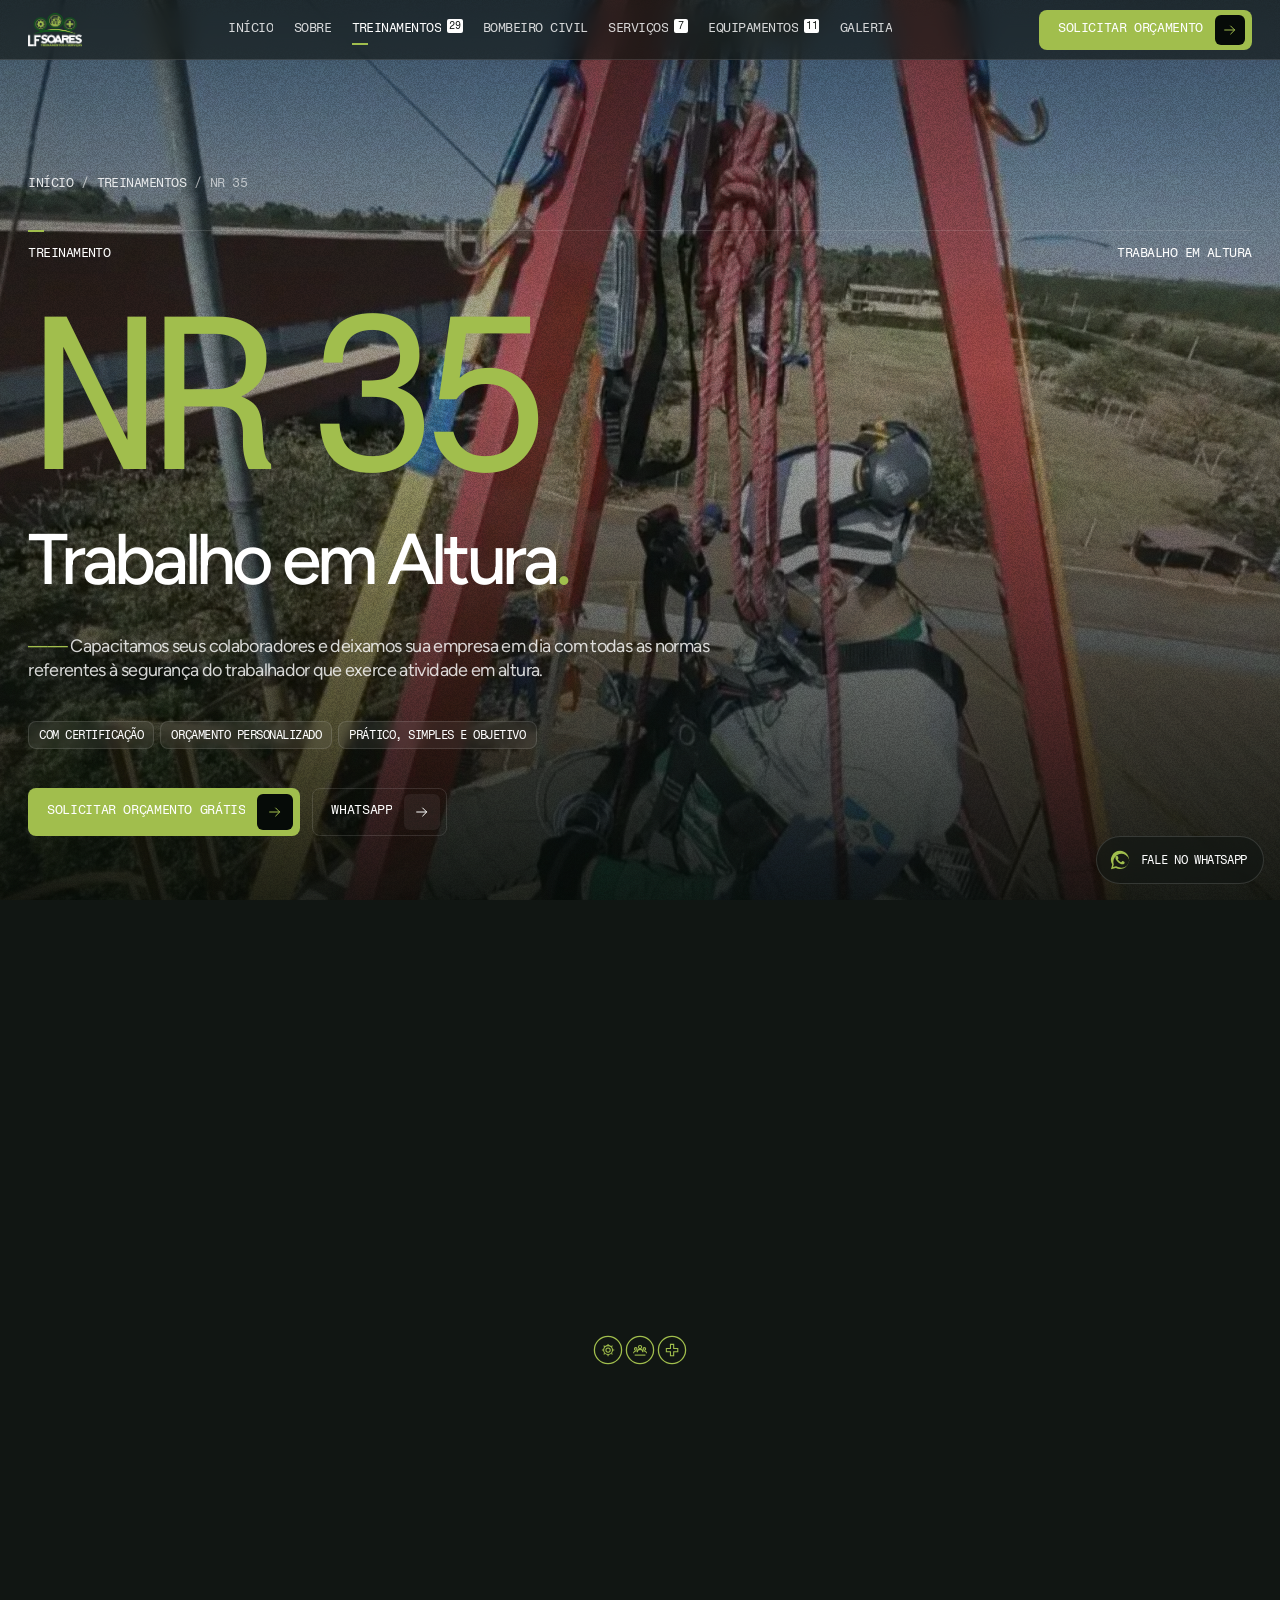
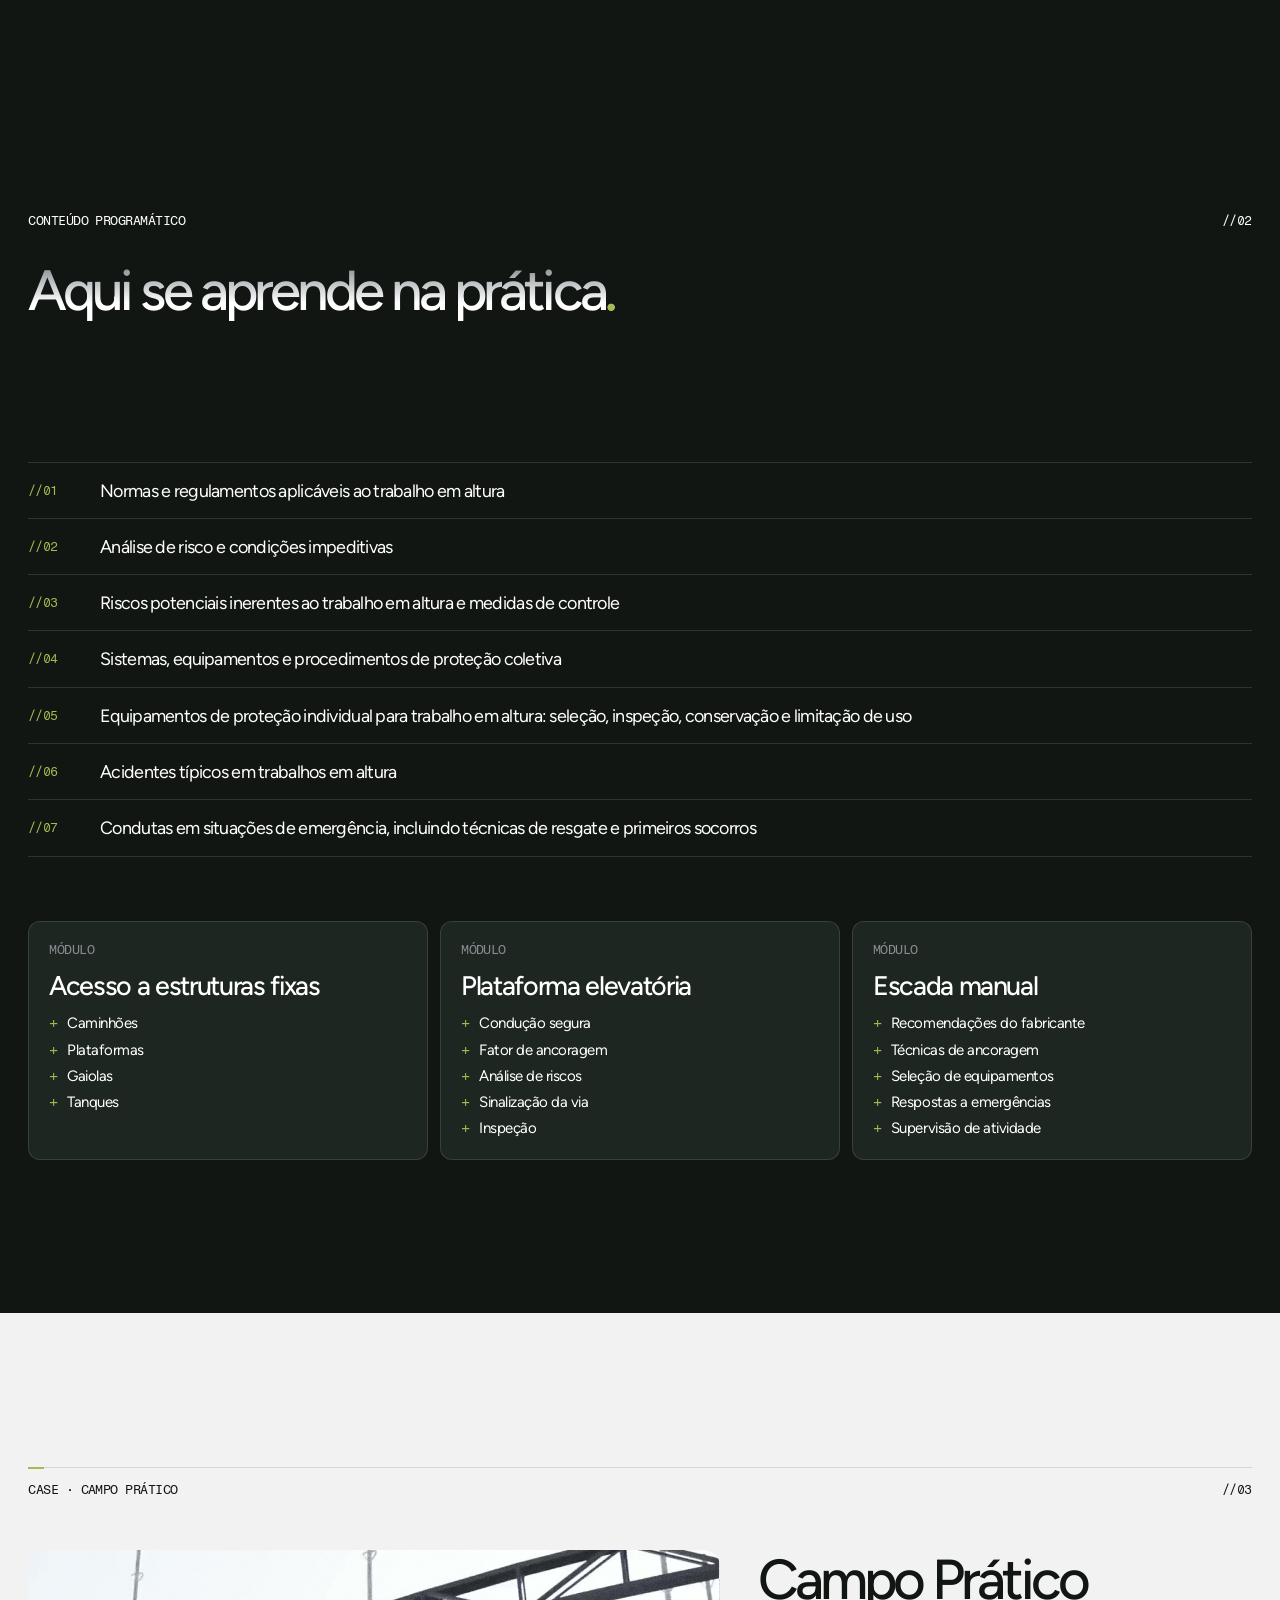
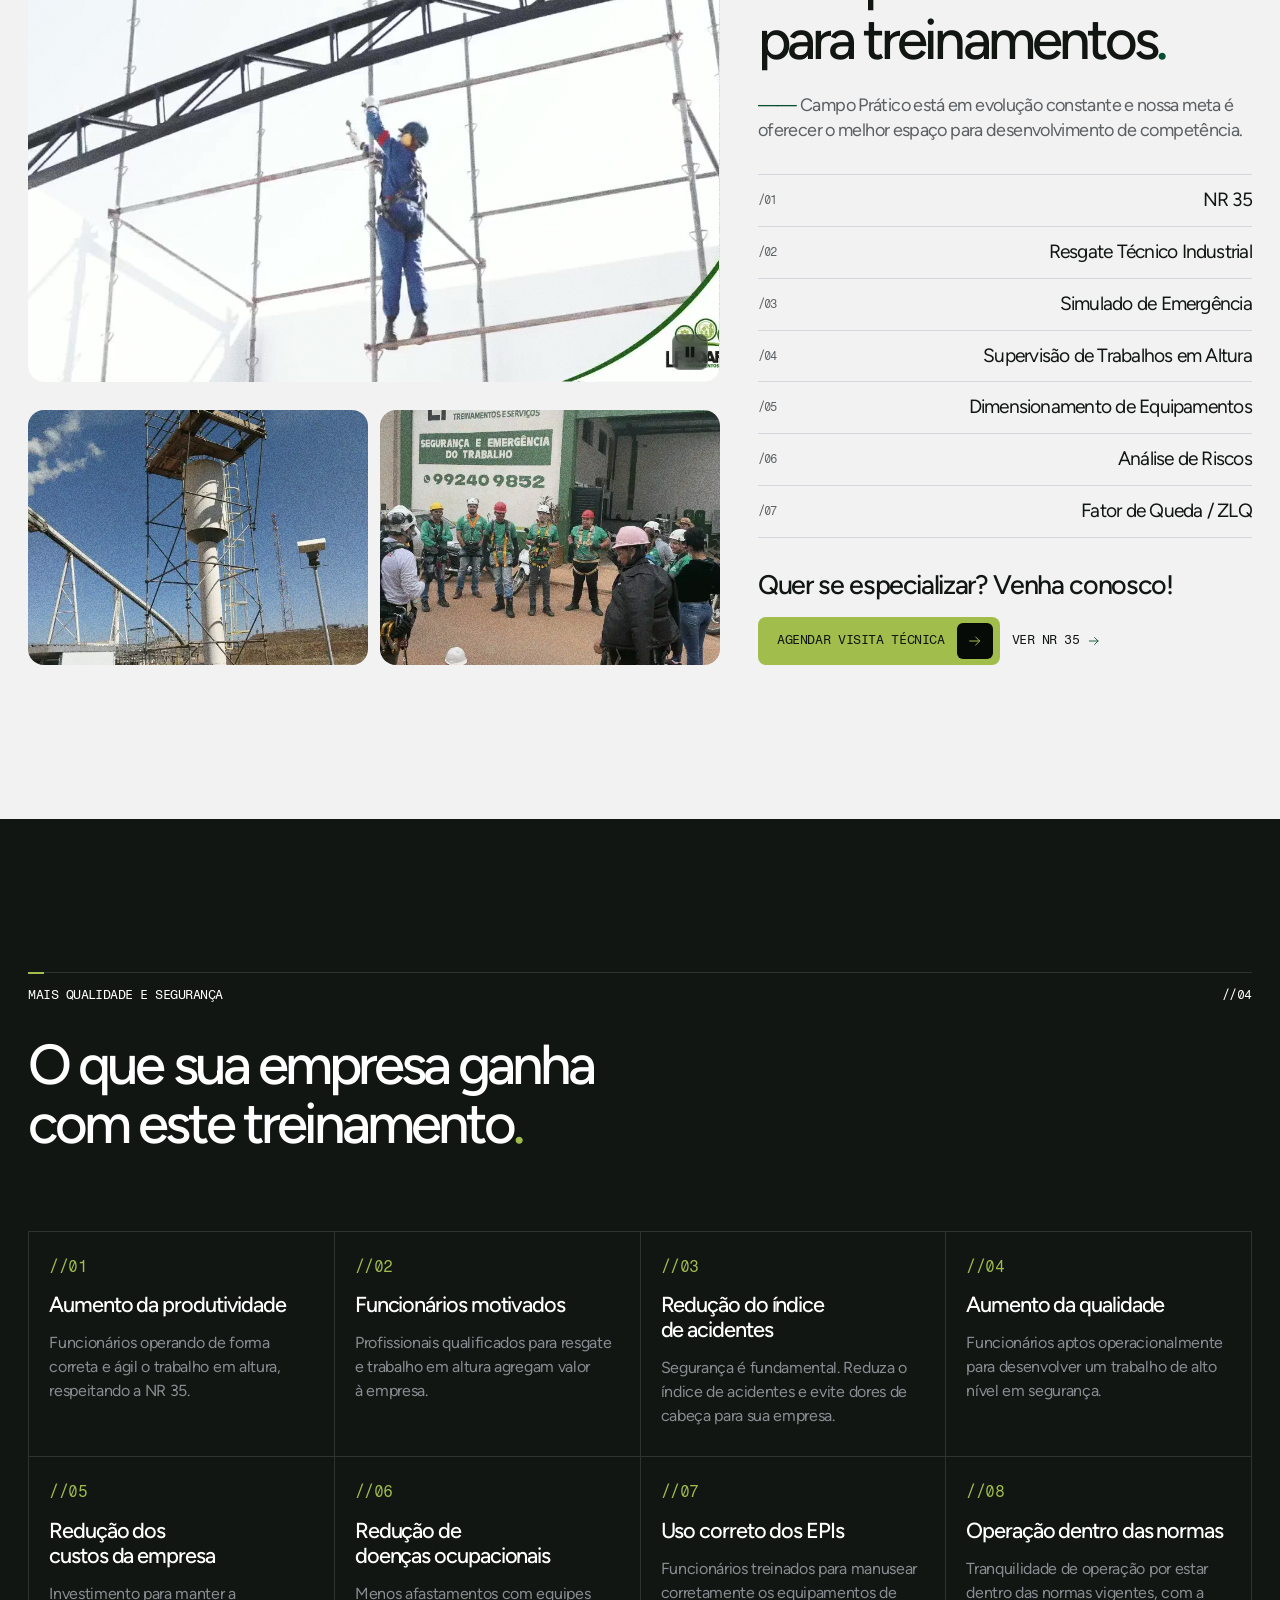
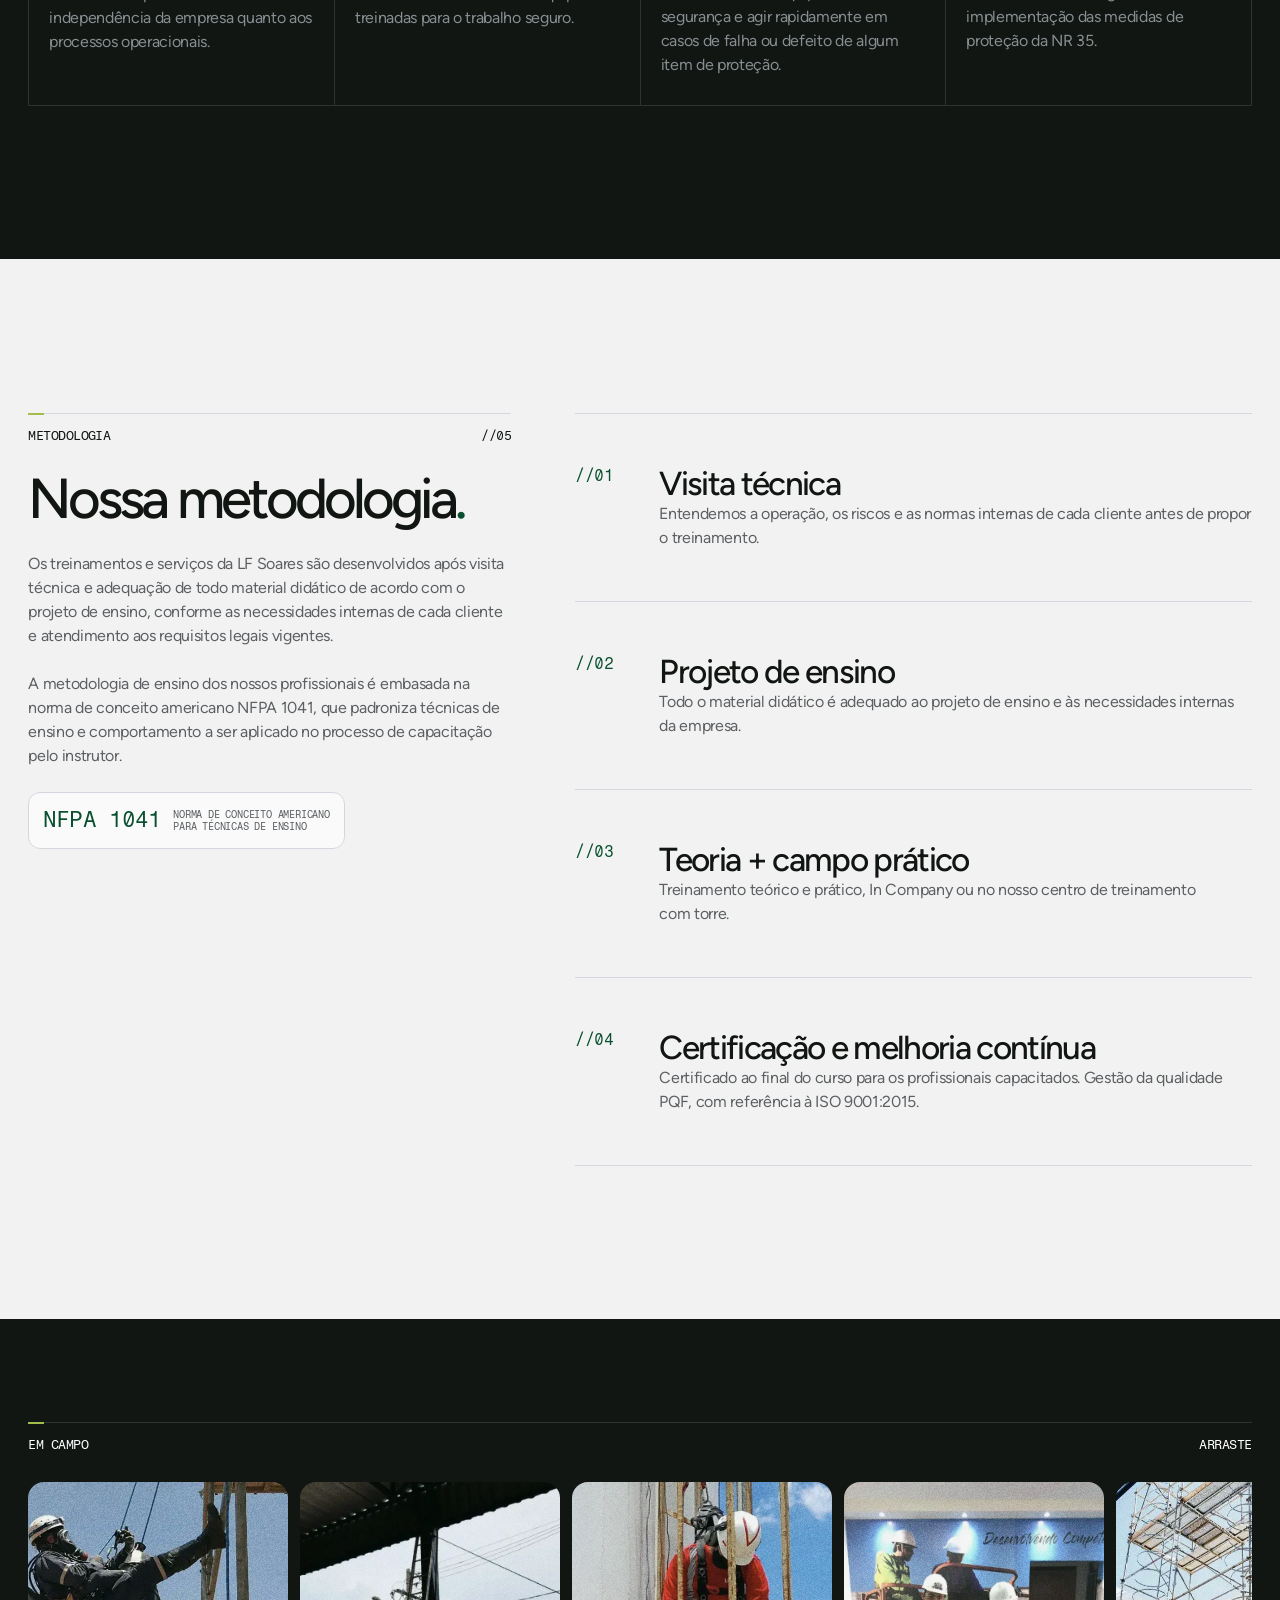
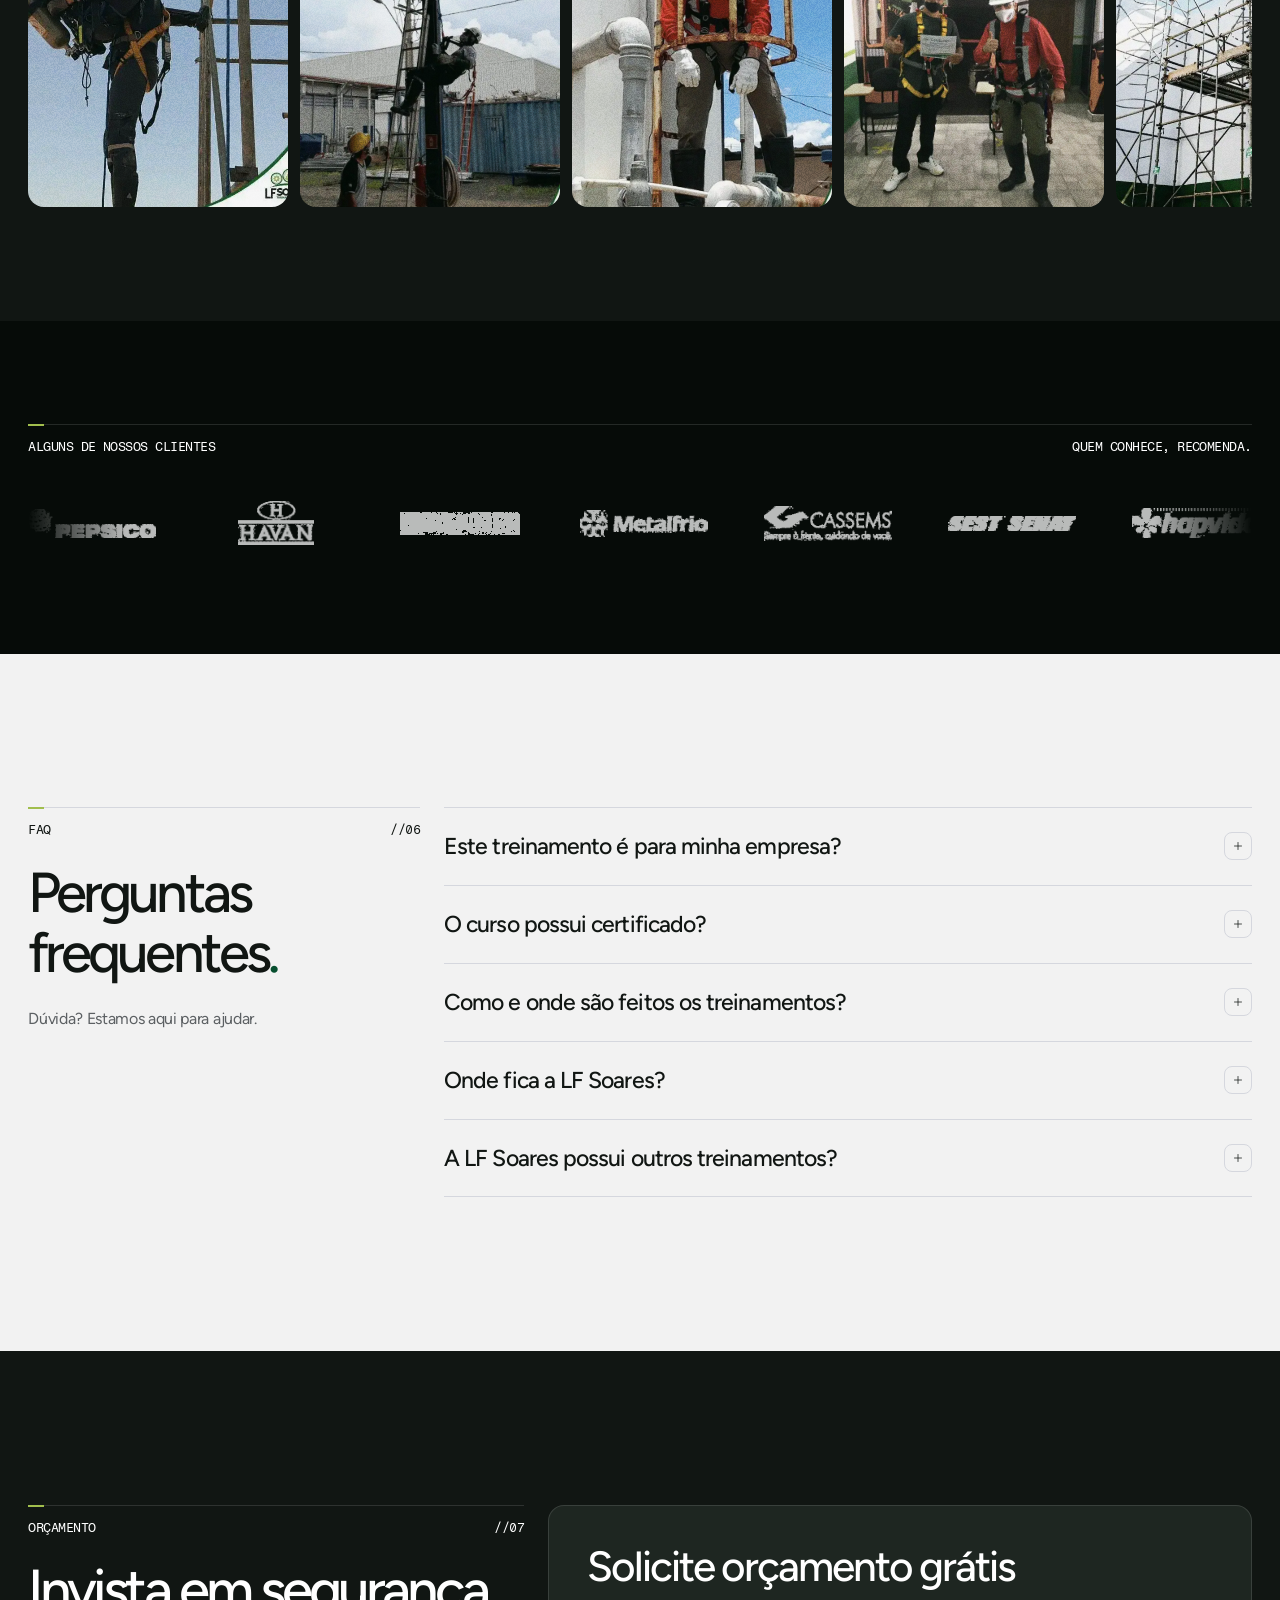
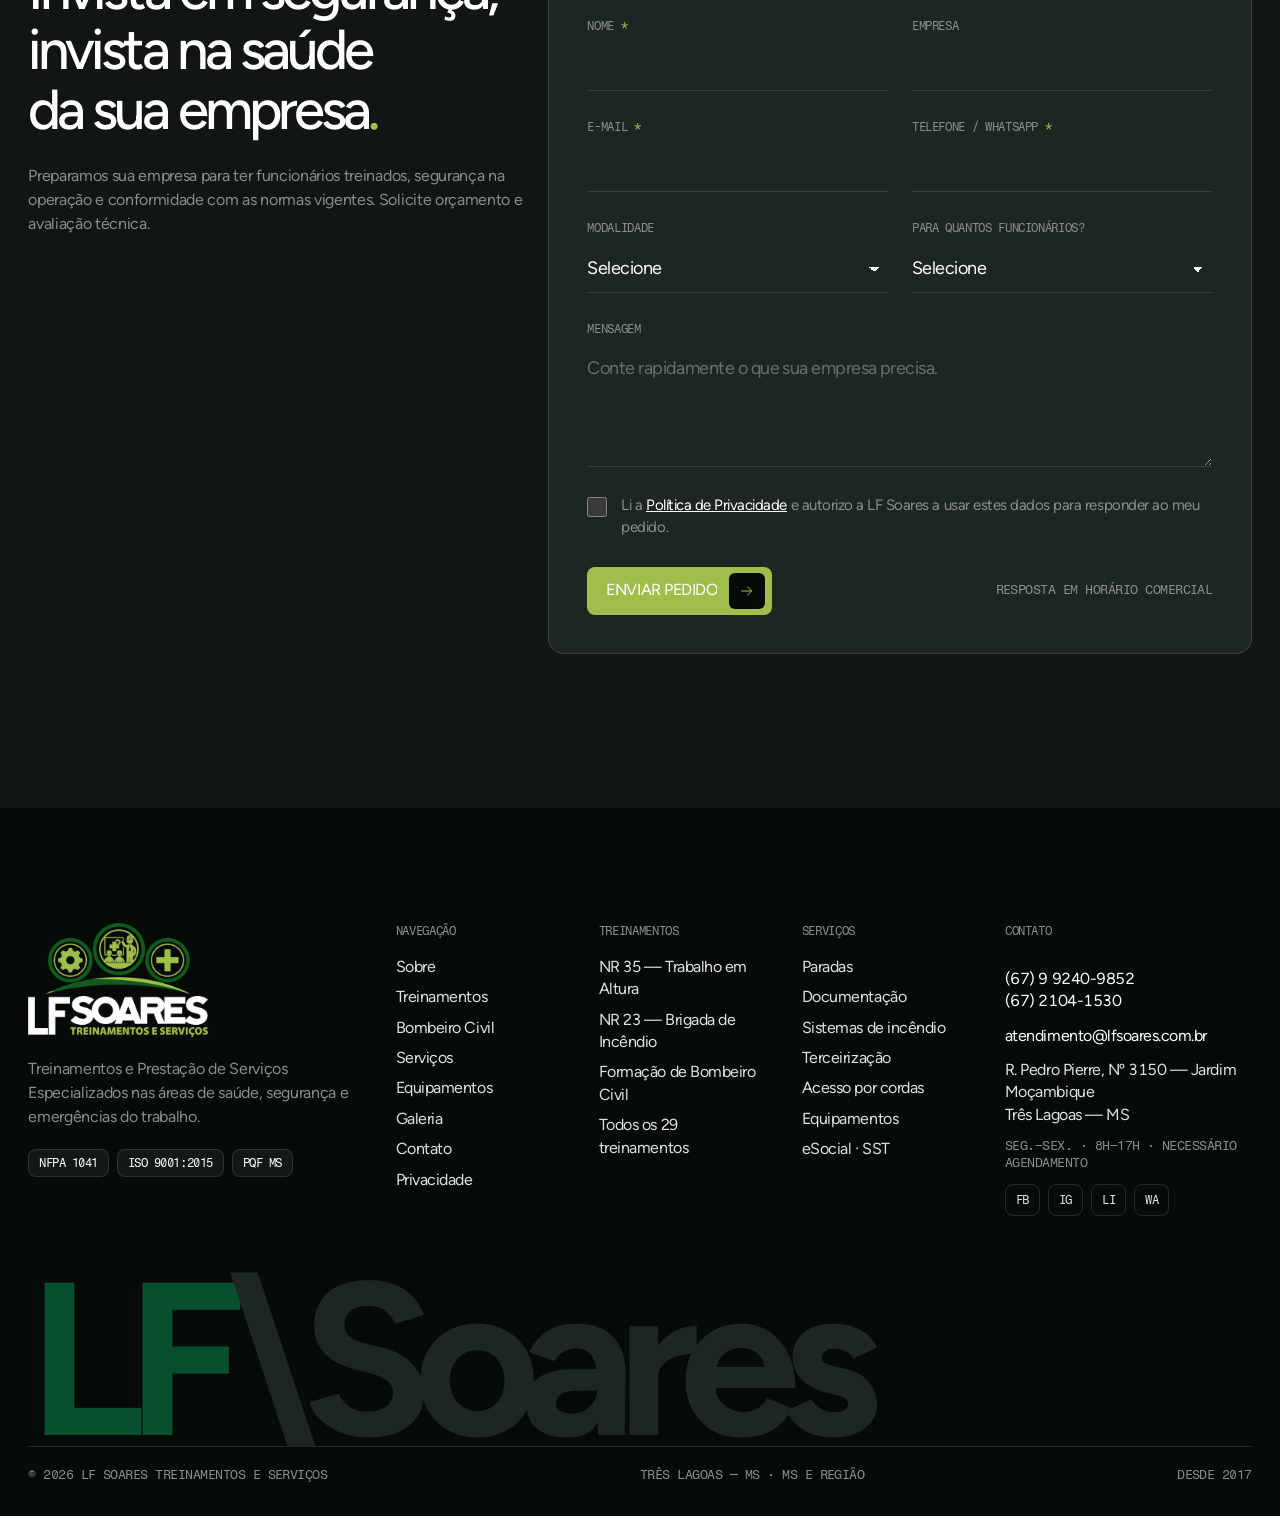
<file: treinamentos/nr-35-trabalho-em-altura/index.html>
<!doctype html>
<html lang="pt-BR">
<head>
<meta charset="utf-8">
<title>Treinamento NR 35 — Trabalho em Altura para empresas · Três Lagoas — MS</title>
<meta name="description" content="Curso NR 35 para empresas: conteúdo programático, campo prático com torre, resgate e certificado. Carga mínima de 8 horas, teórico e prático.">
<meta name="viewport" content="width=device-width, initial-scale=1, viewport-fit=cover">
<meta name="theme-color" content="#111613">
<link rel="canonical" href="https://www.lfsoares.com.br/treinamentos/nr-35-trabalho-em-altura">
<meta property="og:type" content="website"><meta property="og:locale" content="pt_BR"><meta property="og:site_name" content="LF Soares Treinamentos e Serviços">
<meta property="og:title" content="Treinamento NR 35 — Trabalho em Altura para empresas · Três Lagoas — MS"><meta property="og:description" content="Curso NR 35 para empresas: conteúdo programático, campo prático com torre, resgate e certificado. Carga mínima de 8 horas, teórico e prático."><meta property="og:url" content="https://agenciaothon.github.io/lf-soares/treinamentos/nr-35-trabalho-em-altura/"><meta property="og:image" content="https://agenciaothon.github.io/lf-soares/assets/og.jpg">
<meta name="twitter:card" content="summary_large_image">
<link rel="icon" href="../../assets/favicon.svg" type="image/svg+xml">
<link rel="preload" href="../../assets/fonts/figtree-latin-500-normal.woff2" as="font" type="font/woff2" crossorigin><link rel="stylesheet" href="../../assets/fonts.css">
<link rel="stylesheet" href="../../assets/site.css">
<script type="application/ld+json">{"@context":"https://schema.org","@type":["LocalBusiness","EducationalOrganization"],"name":"LF Soares Treinamentos e Serviços","url":"https://www.lfsoares.com.br","foundingDate":"2017","telephone":"+55-67-99240-9852","email":"atendimento@lfsoares.com.br","areaServed":["Mato Grosso do Sul","São Paulo"],"address":{"@type":"PostalAddress","streetAddress":"R. Pedro Pierre, Nº 3150","addressLocality":"Três Lagoas","addressRegion":"MS","addressCountry":"BR"},"sameAs":["https://facebook.com/lfsoarestreinamentoseservicos","https://instagram.com/lfsoarestreinamentoseservicos/","https://www.linkedin.com/company/lf-soares-treinamentos-e-servi%C3%A7os/"],"description":"Treinamentos e Prestação de Serviços Especializados nas áreas de saúde, segurança e emergências do trabalho."}</script>
<script type="application/ld+json">{"@context":"https://schema.org","@type":"Course","name":"NR 35 — Trabalho em Altura","description":"Capacitamos seus colaboradores e deixamos sua empresa em dia com todas as normas referentes à segurança do trabalhador que exerce atividade em altura.","provider":{"@type":"Organization","name":"LF Soares Treinamentos e Serviços","sameAs":"https://www.lfsoares.com.br"},"timeRequired":"PT8H"}</script>
</head>
<body>
<div class="site" data-mode="local" lang="pt-BR">
<a class="skip" href="#conteudo">Pular para o conteúdo</a>

<header class="nav" role="banner">
  <div class="nav__bar wrap">
    <a class="nav__logo" href="../../index.html" aria-label="LF Soares — início"><img class="" src="../../img/logo/lf-soares-escuro.png" width="472" height="300" alt="LF Soares Treinamentos e Serviços"></a>
    <nav class="nav__links" aria-label="Principal">
      <a href="../../index.html"><span data-roll>Início</span></a><a href="../../sobre/index.html"><span data-roll>Sobre</span></a><a href="../index.html" aria-current="page"><span data-roll>Treinamentos</span><span class="badge" aria-label="29 itens">29</span></a><a href="../../bombeiro-civil/index.html"><span data-roll>Bombeiro Civil</span></a><a href="../../servicos/index.html"><span data-roll>Serviços</span><span class="badge" aria-label="7 itens">7</span></a><a href="../../equipamentos/index.html"><span data-roll>Equipamentos</span><span class="badge" aria-label="11 itens">11</span></a><a href="../../galeria/index.html"><span data-roll>Galeria</span></a>
    </nav>
    <div class="nav__cta">
      <a class="btn btn--primary" href="../../contato/index.html" ><span data-roll="chars" data-btnlabel>Solicitar orçamento</span><span class="btn__arrow" aria-hidden="true"><svg viewBox="0 0 24 24" fill="none" stroke="currentColor" stroke-width="1.5" stroke-linecap="round" stroke-linejoin="round" aria-hidden="true" focusable="false"><path d="M4 12h15M13 6l6 6-6 6"/></svg><svg viewBox="0 0 24 24" fill="none" stroke="currentColor" stroke-width="1.5" stroke-linecap="round" stroke-linejoin="round" aria-hidden="true" focusable="false"><path d="M4 12h15M13 6l6 6-6 6"/></svg></span></a>
      <button class="nav__burger" type="button" aria-expanded="false" aria-controls="menu" aria-label="Abrir menu"><span></span></button>
    </div>
  </div>
</header>
<div class="menu" id="menu" hidden role="dialog" aria-modal="true" aria-label="Menu">
  <div class="menu__top wrap"><img class="" src="../../img/logo/lf-soares-escuro.png" width="472" height="300" alt="LF Soares Treinamentos e Serviços"><button class="menu__close" type="button" aria-label="Fechar menu"><svg viewBox="0 0 24 24" fill="none" stroke="currentColor" stroke-width="1.5" stroke-linecap="round" stroke-linejoin="round" aria-hidden="true" focusable="false"><path d="M6 6l12 12M18 6L6 18"/></svg></button></div>
  <nav class="menu__list wrap" aria-label="Menu">
    <a href="../../index.html"><span class="t-label-xs">/01</span><span data-roll>Início</span></a><a href="../../sobre/index.html"><span class="t-label-xs">/02</span><span data-roll>Sobre</span></a><a href="../index.html" aria-current="page"><span class="t-label-xs">/03</span><span data-roll>Treinamentos</span><span class="badge">29</span></a><a href="../../bombeiro-civil/index.html"><span class="t-label-xs">/04</span><span data-roll>Bombeiro Civil</span></a><a href="../../servicos/index.html"><span class="t-label-xs">/05</span><span data-roll>Serviços</span><span class="badge">7</span></a><a href="../../equipamentos/index.html"><span class="t-label-xs">/06</span><span data-roll>Equipamentos</span><span class="badge">11</span></a><a href="../../galeria/index.html"><span class="t-label-xs">/07</span><span data-roll>Galeria</span></a><a href="../../contato/index.html"><span class="t-label-xs">/08</span><span data-roll>Contato</span></a>
  </nav>
  <div class="menu__foot wrap t-label-s">
    <span>(67) 9 9240-9852 · WhatsApp</span>
    <span>atendimento@lfsoares.com.br</span>
    <span>Três Lagoas — MS</span>
  </div>
</div>
<main id="conteudo">

<section class="phero phero--media" data-tone="dark">
  <div class="bgmedia" style="--shade:linear-gradient(180deg, rgba(6,11,8,.55), rgba(6,11,8,.3) 40%, rgba(6,11,8,.92))" aria-hidden="true"><div data-parallax="0.12" style="position:absolute;inset:-8% 0"><img class="" src="../../img/galeria/photo-2023-02-01-11-02-13-aa3d6c67-1200.webp" srcset="../../img/galeria/photo-2023-02-01-11-02-13-aa3d6c67-600.webp 600w, ../../img/galeria/photo-2023-02-01-11-02-13-aa3d6c67-1200.webp 1200w" sizes="100vw" width="1200" height="900" alt="" fetchpriority="high" decoding="async"></div></div>
  <div class="wrap phero__grid">
    <nav class="crumbs t-label-s" aria-label="Você está em"><a href="../../index.html">Início</a><span aria-hidden="true">/</span><a href="../index.html">Treinamentos</a><span aria-hidden="true">/</span><span aria-current="page">NR 35</span></nav>
    <div class="eyebrow"><span class="t-label-s">Treinamento</span><span class="t-label-s">Trabalho em altura</span></div>
    
    <p class="phero__code" data-hero="slideFromLeft" aria-label="NR 35">NR 35</p>
    <h1 class="t-h1" data-hero="slideFromLeftShort" style="max-width:20ch">Trabalho em Altura<span class="dot">.</span></h1>
    <p class="t-lead lede measure" data-hero="fadeUp" style="color:rgba(255,255,255,.82)">Capacitamos seus colaboradores e deixamos sua empresa em dia com todas as normas referentes à segurança do trabalhador que exerce atividade em altura.</p>
    <div class="chips" data-hero="fade"><span class="chip">Com certificação</span><span class="chip">Orçamento personalizado</span><span class="chip">Prático, simples e objetivo</span></div>
    <div class="row" data-hero="fadeUp"><a class="btn btn--primary" href="../../contato/index.html#contato" ><span data-roll="chars" data-btnlabel>Solicitar orçamento grátis</span><span class="btn__arrow" aria-hidden="true"><svg viewBox="0 0 24 24" fill="none" stroke="currentColor" stroke-width="1.5" stroke-linecap="round" stroke-linejoin="round" aria-hidden="true" focusable="false"><path d="M4 12h15M13 6l6 6-6 6"/></svg><svg viewBox="0 0 24 24" fill="none" stroke="currentColor" stroke-width="1.5" stroke-linecap="round" stroke-linejoin="round" aria-hidden="true" focusable="false"><path d="M4 12h15M13 6l6 6-6 6"/></svg></span></a><a class="btn btn--secondary" href="https://wa.me/5567992409852?text=Quero%20saber%20mais%20sobre%20o%20Treinamento%20em%20Altura%20da%20LF%20Soares." target="_blank" rel="noopener" ><span data-roll="chars" data-btnlabel>WhatsApp</span><span class="btn__arrow" aria-hidden="true"><svg viewBox="0 0 24 24" fill="none" stroke="currentColor" stroke-width="1.5" stroke-linecap="round" stroke-linejoin="round" aria-hidden="true" focusable="false"><path d="M4 12h15M13 6l6 6-6 6"/></svg><svg viewBox="0 0 24 24" fill="none" stroke="currentColor" stroke-width="1.5" stroke-linecap="round" stroke-linejoin="round" aria-hidden="true" focusable="false"><path d="M4 12h15M13 6l6 6-6 6"/></svg></span></a></div>
  </div>
</section>
<section class="sec" data-tone="light" aria-labelledby="def-t">
  <div class="wrap g12">
    <div class="c-1-4"><div class="eyebrow"><span class="t-label-s">Para quem é</span><span class="t-label-s">//01</span></div></div>
    <div class="c-5-8 stack"><h2 class="t-h3" id="def-t" data-chars>A NR 35 define trabalho em altura como qualquer atividade realizada a partir de dois metros do solo, podendo ser executada por qualquer profissional que esteja em suas plenas capacidades físicas, psíquicas e neurológicas. Se sua empresa tem áreas com profissionais que se enquadram nesta definição, o treinamento é para você.</h2><p class="t-label-s" style="color:var(--brand-deep)">Carga horária mínima de 8 horas, teórico e prático.</p></div>
  </div>
</section>
<section class="sec" data-tone="dark" aria-labelledby="prog-t">
  <div class="wrap stack" style="--stack:clamp(40px,5vw,72px)">
    
<header class="sec-head ">
  <div class="eyebrow"><span class="t-label-s">Conteúdo programático</span><span class="t-label-s">//02</span></div>
  <h2 class="t-h2 grad-h" data-reveal="slideFromLeftShort">Aqui se aprende na prática<span class="dot">.</span></h2>
  
</header>
    <h2 class="vh" id="prog-t">Conteúdo programático</h2>
    <ol class="olist"><li>Normas e regulamentos aplicáveis ao trabalho em altura</li><li>Análise de risco e condições impeditivas</li><li>Riscos potenciais inerentes ao trabalho em altura e medidas de controle</li><li>Sistemas, equipamentos e procedimentos de proteção coletiva</li><li>Equipamentos de proteção individual para trabalho em altura: seleção, inspeção, conservação e limitação de uso</li><li>Acidentes típicos em trabalhos em altura</li><li>Condutas em situações de emergência, incluindo técnicas de resgate e primeiros socorros</li></ol>
    <div class="mods"><div data-reveal="fadeUp"><span class="t-label-s" style="color:var(--fg2)">Módulo</span><h3 class="t-h4">Acesso a estruturas fixas</h3><ul class="plus-list" style="grid-template-columns:1fr"><li>Caminhões</li><li>Plataformas</li><li>Gaiolas</li><li>Tanques</li></ul></div><div data-reveal="fadeUp"><span class="t-label-s" style="color:var(--fg2)">Módulo</span><h3 class="t-h4">Plataforma elevatória</h3><ul class="plus-list" style="grid-template-columns:1fr"><li>Condução segura</li><li>Fator de ancoragem</li><li>Análise de riscos</li><li>Sinalização da via</li><li>Inspeção</li></ul></div><div data-reveal="fadeUp"><span class="t-label-s" style="color:var(--fg2)">Módulo</span><h3 class="t-h4">Escada manual</h3><ul class="plus-list" style="grid-template-columns:1fr"><li>Recomendações do fabricante</li><li>Técnicas de ancoragem</li><li>Seleção de equipamentos</li><li>Respostas a emergências</li><li>Supervisão de atividade</li></ul></div></div>
  </div>
</section>

<section class="sec" data-tone="light" aria-labelledby="cp-t">
  <div class="wrap">
    <div class="eyebrow"><span class="t-label-s">Case · Campo prático</span><span class="t-label-s">//03</span></div>
    <div class="case" style="margin-top:clamp(32px,4vw,56px)">
      <div class="case__media">
        <figure class="media media--treated" data-reveal="fadeUp">
          <video data-bgvideo muted loop playsinline autoplay preload="metadata" poster="../../video/torre.jpg" aria-label="Montagem da torre do campo prático da LF Soares"><source src="../../video/torre.mp4" type="video/mp4"></video><button class="vctl" type="button" aria-label="Pausar vídeo"></button>
        </figure>
        <div class="case__thumbs">
          <figure class="media media--treated  "><img class="" src="../../img/galeria/photo-2023-02-01-11-00-17-1200.webp" srcset="../../img/galeria/photo-2023-02-01-11-00-17-600.webp 600w, ../../img/galeria/photo-2023-02-01-11-00-17-1200.webp 1200w" sizes="(max-width: 1023px) 50vw, 30vw" width="1200" height="1600" alt="Torre de treinamento em altura do campo prático, em Três Lagoas" loading="lazy" decoding="async"></figure>
          <figure class="media media--treated  "><img class="" src="../../img/galeria/cd2b6956-22bf-477f-a32d-f19723a4c189-1200.webp" srcset="../../img/galeria/cd2b6956-22bf-477f-a32d-f19723a4c189-600.webp 600w, ../../img/galeria/cd2b6956-22bf-477f-a32d-f19723a4c189-1200.webp 1200w" sizes="(max-width: 1023px) 50vw, 30vw" width="1200" height="1600" alt="Fachada do Centro de Formação da LF Soares com turma reunida" loading="lazy" decoding="async"></figure>
        </div>
      </div>
      <div class="case__info">
        <div class="stack">
          <h2 class="t-h2" id="cp-t" data-reveal="slideFromLeftShort">Campo Prático para treinamentos<span class="dot">.</span></h2>
          <p class="t-lead lede">Campo Prático está em evolução constante e nossa meta é oferecer o melhor espaço para desenvolvimento de competência.</p>
        </div>
        <ul class="themes" aria-label="Temas trabalhados no campo prático">
          <li><span>/01</span><span>NR 35</span></li><li><span>/02</span><span>Resgate Técnico Industrial</span></li><li><span>/03</span><span>Simulado de Emergência</span></li><li><span>/04</span><span>Supervisão de Trabalhos em Altura</span></li><li><span>/05</span><span>Dimensionamento de Equipamentos</span></li><li><span>/06</span><span>Análise de Riscos</span></li><li><span>/07</span><span>Fator de Queda / ZLQ</span></li>
        </ul>
        <div class="stack" style="--stack:16px"><p class="t-h4">Quer se especializar? Venha conosco!</p><div class="row"><a class="btn btn--primary" href="../../contato/index.html" ><span data-roll="chars" data-btnlabel>Agendar visita técnica</span><span class="btn__arrow" aria-hidden="true"><svg viewBox="0 0 24 24" fill="none" stroke="currentColor" stroke-width="1.5" stroke-linecap="round" stroke-linejoin="round" aria-hidden="true" focusable="false"><path d="M4 12h15M13 6l6 6-6 6"/></svg><svg viewBox="0 0 24 24" fill="none" stroke="currentColor" stroke-width="1.5" stroke-linecap="round" stroke-linejoin="round" aria-hidden="true" focusable="false"><path d="M4 12h15M13 6l6 6-6 6"/></svg></span></a><a class="textlink" href="index.html"><span data-roll>Ver NR 35</span><svg viewBox="0 0 24 24" fill="none" stroke="currentColor" stroke-width="1.5" stroke-linecap="round" stroke-linejoin="round" aria-hidden="true" focusable="false"><path d="M4 12h15M13 6l6 6-6 6"/></svg></a></div></div>
      </div>
    </div>
  </div>
</section>
<section class="sec" data-tone="dark" aria-labelledby="ben-t">
  <div class="wrap">
    
<header class="sec-head ">
  <div class="eyebrow"><span class="t-label-s">Mais qualidade e segurança</span><span class="t-label-s">//04</span></div>
  <h2 class="t-h2" data-reveal="slideFromLeftShort">O que sua empresa ganha com este treinamento<span class="dot">.</span></h2>
  
</header>
    <h2 class="vh" id="ben-t">Benefícios</h2>
    <ol class="bgrid"><li data-reveal="fadeUp"><span class="n">//01</span><h3>Aumento da produtividade</h3><p class="t-body">Funcionários operando de forma correta e ágil o trabalho em altura, respeitando a NR 35.</p></li><li data-reveal="fadeUp"><span class="n">//02</span><h3>Funcionários motivados</h3><p class="t-body">Profissionais qualificados para resgate e trabalho em altura agregam valor à empresa.</p></li><li data-reveal="fadeUp"><span class="n">//03</span><h3>Redução do índice de acidentes</h3><p class="t-body">Segurança é fundamental. Reduza o índice de acidentes e evite dores de cabeça para sua empresa.</p></li><li data-reveal="fadeUp"><span class="n">//04</span><h3>Aumento da qualidade</h3><p class="t-body">Funcionários aptos operacionalmente para desenvolver um trabalho de alto nível em segurança.</p></li><li data-reveal="fadeUp"><span class="n">//05</span><h3>Redução dos custos da empresa</h3><p class="t-body">Investimento para manter a independência da empresa quanto aos processos operacionais.</p></li><li data-reveal="fadeUp"><span class="n">//06</span><h3>Redução de doenças ocupacionais</h3><p class="t-body">Menos afastamentos com equipes treinadas para o trabalho seguro.</p></li><li data-reveal="fadeUp"><span class="n">//07</span><h3>Uso correto dos EPIs</h3><p class="t-body">Funcionários treinados para manusear corretamente os equipamentos de segurança e agir rapidamente em casos de falha ou defeito de algum item de proteção.</p></li><li data-reveal="fadeUp"><span class="n">//08</span><h3>Operação dentro das normas</h3><p class="t-body">Tranquilidade de operação por estar dentro das normas vigentes, com a implementação das medidas de proteção da NR 35.</p></li></ol>
  </div>
</section>

<section class="sec" data-tone="light" aria-labelledby="met-t">
  <div class="wrap method">
    <div class="method__stick">
      <div class="eyebrow"><span class="t-label-s">Metodologia</span><span class="t-label-s">//05</span></div>
      <h2 class="t-h2" id="met-t" data-reveal="slideFromLeftShort">Nossa metodologia<span class="dot">.</span></h2>
      <p class="t-body measure">Os treinamentos e serviços da LF Soares são desenvolvidos após visita técnica e adequação de todo material didático de acordo com o projeto de ensino, conforme as necessidades internas de cada cliente e atendimento aos requisitos legais vigentes.</p><p class="t-body measure">A metodologia de ensino dos nossos profissionais é embasada na norma de conceito americano NFPA 1041, que padroniza técnicas de ensino e comportamento a ser aplicado no processo de capacitação pelo instrutor.</p>
      <div class="seal-badge"><span class="norm">NFPA 1041</span><span class="t-label-xs" style="color:var(--fg2)">Norma de conceito americano<br>para técnicas de ensino</span></div>
    </div>
    <ol class="steps">
      <li class="step" data-reveal="fadeUp"><span class="step__n">//01</span><div><h3 class="step__t">Visita técnica</h3><p class="t-body">Entendemos a operação, os riscos e as normas internas de cada cliente antes de propor o treinamento.</p></div></li><li class="step" data-reveal="fadeUp"><span class="step__n">//02</span><div><h3 class="step__t">Projeto de ensino</h3><p class="t-body">Todo o material didático é adequado ao projeto de ensino e às necessidades internas da empresa.</p></div></li><li class="step" data-reveal="fadeUp"><span class="step__n">//03</span><div><h3 class="step__t">Teoria + campo prático</h3><p class="t-body">Treinamento teórico e prático, In Company ou no nosso centro de treinamento com torre.</p></div></li><li class="step" data-reveal="fadeUp"><span class="step__n">//04</span><div><h3 class="step__t">Certificação e melhoria contínua</h3><p class="t-body">Certificado ao final do curso para os profissionais capacitados. Gestão da qualidade PQF, com referência à ISO 9001:2015.</p></div></li>
    </ol>
  </div>
</section>
<section class="sec sec-tight" data-tone="dark" aria-label="Fotos do treinamento">
  <div class="wrap stack" style="--stack:28px"><div class="eyebrow"><span class="t-label-s">Em campo</span><span class="t-label-s">Arraste</span></div><div class="drag" data-drag role="list" aria-label="Fotos de campo"><div role="listitem"><figure class="media media--treated  "><img class="" src="../../img/fotos/lf-soares-treinamento-em-altura-3-640.webp" width="640" height="640" alt="Treinamento de altura com cinturão e talabarte" loading="lazy" decoding="async"></figure></div><div role="listitem"><figure class="media media--treated  "><img class="" src="../../img/fotos/lf-soares-treinamento-em-altura-640.webp" width="640" height="1138" alt="Aluno escalando estrutura de treinamento" loading="lazy" decoding="async"></figure></div><div role="listitem"><figure class="media media--treated  "><img class="" src="../../img/fotos/lf-soares-treinamento-em-altura-2-640.webp" width="640" height="1138" alt="Trabalho em altura em plataforma" loading="lazy" decoding="async"></figure></div><div role="listitem"><figure class="media media--treated  "><img class="" src="../../img/fotos/whatsapp-image-2021-05-30-at-11-45-43-1-640.webp" width="640" height="853" alt="Instrutor e aluno em torre de treinamento" loading="lazy" decoding="async"></figure></div><div role="listitem"><figure class="media media--treated  "><img class="" src="../../img/fotos/whatsapp-image-2021-05-30-at-11-46-01-1280.webp" srcset="../../img/fotos/whatsapp-image-2021-05-30-at-11-46-01-640.webp 640w, ../../img/fotos/whatsapp-image-2021-05-30-at-11-46-01-1280.webp 1280w" sizes="(max-width: 809px) 78vw, 32vw" width="1280" height="1279" alt="Torre de andaimes do campo prático" loading="lazy" decoding="async"></figure></div><div role="listitem"><figure class="media media--treated  "><img class="" src="../../img/fotos/whatsapp-image-2021-05-30-at-11-45-41-640.webp" width="640" height="1138" alt="Aluno em escada com sistema anti-queda" loading="lazy" decoding="async"></figure></div><div role="listitem"><figure class="media media--treated  "><img class="" src="../../img/fotos/013-499.webp" width="499" height="499" alt="Treinamento de altura em estrutura metálica" loading="lazy" decoding="async"></figure></div><div role="listitem"><figure class="media media--treated  "><img class="" src="../../img/fotos/altura-640.webp" width="640" height="636" alt="Profissional em trabalho em altura" loading="lazy" decoding="async"></figure></div></div></div>
</section>

<section class="sec sec-tight" data-tone="deep" aria-label="Clientes">
  <div class="wrap stack" style="--stack:40px">
    <div class="eyebrow"><span class="t-label-s">Alguns de nossos clientes</span><span class="t-label-s">Quem conhece, recomenda.</span></div>
    <div class="marquee" style="--dur:55s" role="region" aria-label="Clientes atendidos"><div class="marquee__track"><div class="marquee__group"><div class="logo-cell"><img class="" src="../../img/clientes/clientes-atendidos-prancheta-1-640.webp" srcset="../../img/clientes/clientes-atendidos-prancheta-1-320.webp 320w, ../../img/clientes/clientes-atendidos-prancheta-1-640.webp 640w" sizes="160px" width="640" height="640" alt="PepsiCo" loading="lazy" decoding="async"></div><div class="logo-cell"><img class="" src="../../img/clientes/clientes-atendidos-11-640.webp" srcset="../../img/clientes/clientes-atendidos-11-320.webp 320w, ../../img/clientes/clientes-atendidos-11-640.webp 640w" sizes="160px" width="640" height="640" alt="Havan" loading="lazy" decoding="async"></div><div class="logo-cell"><img class="" src="../../img/clientes/renner-138.webp" width="138" height="89" alt="Renner" loading="lazy" decoding="async"></div><div class="logo-cell"><img class="" src="../../img/clientes/clientes-atendidos-02-640.webp" srcset="../../img/clientes/clientes-atendidos-02-320.webp 320w, ../../img/clientes/clientes-atendidos-02-640.webp 640w" sizes="160px" width="640" height="640" alt="Metalfrio" loading="lazy" decoding="async"></div><div class="logo-cell"><img class="" src="../../img/clientes/clientes-atendidos-05-640.webp" srcset="../../img/clientes/clientes-atendidos-05-320.webp 320w, ../../img/clientes/clientes-atendidos-05-640.webp 640w" sizes="160px" width="640" height="640" alt="Cassems" loading="lazy" decoding="async"></div><div class="logo-cell"><img class="" src="../../img/clientes/clientes-atendidos-06-640.webp" srcset="../../img/clientes/clientes-atendidos-06-320.webp 320w, ../../img/clientes/clientes-atendidos-06-640.webp 640w" sizes="160px" width="640" height="640" alt="SEST SENAT" loading="lazy" decoding="async"></div><div class="logo-cell"><img class="" src="../../img/clientes/clientes-atendidos-16-640.webp" srcset="../../img/clientes/clientes-atendidos-16-320.webp 320w, ../../img/clientes/clientes-atendidos-16-640.webp 640w" sizes="160px" width="640" height="640" alt="Hapvida" loading="lazy" decoding="async"></div><div class="logo-cell"><img class="" src="../../img/clientes/clientes-atendidos-15-640.webp" srcset="../../img/clientes/clientes-atendidos-15-320.webp 320w, ../../img/clientes/clientes-atendidos-15-640.webp 640w" sizes="160px" width="640" height="640" alt="São Francisco" loading="lazy" decoding="async"></div><div class="logo-cell"><img class="" src="../../img/clientes/clientes-atendidos-18-640.webp" srcset="../../img/clientes/clientes-atendidos-18-320.webp 320w, ../../img/clientes/clientes-atendidos-18-640.webp 640w" sizes="160px" width="640" height="640" alt="Chiquinho" loading="lazy" decoding="async"></div><div class="logo-cell"><img class="" src="../../img/clientes/clientes-atendidos-07-640.webp" srcset="../../img/clientes/clientes-atendidos-07-320.webp 320w, ../../img/clientes/clientes-atendidos-07-640.webp 640w" sizes="160px" width="640" height="640" alt="Império Cerveja Puro Malte" loading="lazy" decoding="async"></div><div class="logo-cell"><img class="" src="../../img/clientes/clientes-atendidos-08-640.webp" srcset="../../img/clientes/clientes-atendidos-08-320.webp 320w, ../../img/clientes/clientes-atendidos-08-640.webp 640w" sizes="160px" width="640" height="640" alt="Bigmart" loading="lazy" decoding="async"></div><div class="logo-cell"><img class="" src="../../img/clientes/clientes-atendidos-09-640.webp" srcset="../../img/clientes/clientes-atendidos-09-320.webp 320w, ../../img/clientes/clientes-atendidos-09-640.webp 640w" sizes="160px" width="640" height="640" alt="Unipetro" loading="lazy" decoding="async"></div><div class="logo-cell"><img class="" src="../../img/clientes/clientes-atendidos-12-640.webp" srcset="../../img/clientes/clientes-atendidos-12-320.webp 320w, ../../img/clientes/clientes-atendidos-12-640.webp 640w" sizes="160px" width="640" height="640" alt="Otino" loading="lazy" decoding="async"></div><div class="logo-cell"><img class="" src="../../img/clientes/clientes-atendidos-13-640.webp" srcset="../../img/clientes/clientes-atendidos-13-320.webp 320w, ../../img/clientes/clientes-atendidos-13-640.webp 640w" sizes="160px" width="640" height="640" alt="Lots Group" loading="lazy" decoding="async"></div><div class="logo-cell"><img class="" src="../../img/clientes/clientes-atendidos-14-640.webp" srcset="../../img/clientes/clientes-atendidos-14-320.webp 320w, ../../img/clientes/clientes-atendidos-14-640.webp 640w" sizes="160px" width="640" height="640" alt="Esgotec" loading="lazy" decoding="async"></div><div class="logo-cell"><img class="" src="../../img/clientes/clientes-atendidos-17-640.webp" srcset="../../img/clientes/clientes-atendidos-17-320.webp 320w, ../../img/clientes/clientes-atendidos-17-640.webp 640w" sizes="160px" width="640" height="640" alt="Mais Freios" loading="lazy" decoding="async"></div><div class="logo-cell"><img class="" src="../../img/clientes/clientes-atendidos-19-640.webp" srcset="../../img/clientes/clientes-atendidos-19-320.webp 320w, ../../img/clientes/clientes-atendidos-19-640.webp 640w" sizes="160px" width="640" height="640" alt="Campo Verde Florestal" loading="lazy" decoding="async"></div><div class="logo-cell"><img class="" src="../../img/clientes/clientes-atendidos-20-640.webp" srcset="../../img/clientes/clientes-atendidos-20-320.webp 320w, ../../img/clientes/clientes-atendidos-20-640.webp 640w" sizes="160px" width="640" height="640" alt="Construarte" loading="lazy" decoding="async"></div><div class="logo-cell"><img class="" src="../../img/clientes/clientes-atendidos-22-640.webp" srcset="../../img/clientes/clientes-atendidos-22-320.webp 320w, ../../img/clientes/clientes-atendidos-22-640.webp 640w" sizes="160px" width="640" height="640" alt="Lila Abrahão Edifício" loading="lazy" decoding="async"></div><div class="logo-cell"><img class="" src="../../img/clientes/clientes-atendidos-23-640.webp" srcset="../../img/clientes/clientes-atendidos-23-320.webp 320w, ../../img/clientes/clientes-atendidos-23-640.webp 640w" sizes="160px" width="640" height="640" alt="Team 67" loading="lazy" decoding="async"></div><div class="logo-cell"><img class="" src="../../img/clientes/clientes-atendidos-24-640.webp" srcset="../../img/clientes/clientes-atendidos-24-320.webp 320w, ../../img/clientes/clientes-atendidos-24-640.webp 640w" sizes="160px" width="640" height="640" alt="PI3 Tornearia e Solda" loading="lazy" decoding="async"></div><div class="logo-cell"><img class="" src="../../img/clientes/clientes-atendidos-25-640.webp" srcset="../../img/clientes/clientes-atendidos-25-320.webp 320w, ../../img/clientes/clientes-atendidos-25-640.webp 640w" sizes="160px" width="640" height="640" alt="LR Auto Elétrica" loading="lazy" decoding="async"></div><div class="logo-cell"><img class="" src="../../img/clientes/clientes-atendidos-26-640.webp" srcset="../../img/clientes/clientes-atendidos-26-320.webp 320w, ../../img/clientes/clientes-atendidos-26-640.webp 640w" sizes="160px" width="640" height="640" alt="Trifer Comércio de Ferros" loading="lazy" decoding="async"></div><div class="logo-cell"><img class="" src="../../img/clientes/clientes-atendidos-27-640.webp" srcset="../../img/clientes/clientes-atendidos-27-320.webp 320w, ../../img/clientes/clientes-atendidos-27-640.webp 640w" sizes="160px" width="640" height="640" alt="Nortão" loading="lazy" decoding="async"></div><div class="logo-cell"><img class="" src="../../img/clientes/clientes-atendidos-28-640.webp" srcset="../../img/clientes/clientes-atendidos-28-320.webp 320w, ../../img/clientes/clientes-atendidos-28-640.webp 640w" sizes="160px" width="640" height="640" alt="Kidy Calçados" loading="lazy" decoding="async"></div><div class="logo-cell"><img class="" src="../../img/clientes/clientes-atendidos-29-640.webp" srcset="../../img/clientes/clientes-atendidos-29-320.webp 320w, ../../img/clientes/clientes-atendidos-29-640.webp 640w" sizes="160px" width="640" height="640" alt="Curtume Três Lagoas · Exata Ambiental" loading="lazy" decoding="async"></div><div class="logo-cell"><img class="" src="../../img/clientes/clientes-atendidos-30-640.webp" srcset="../../img/clientes/clientes-atendidos-30-320.webp 320w, ../../img/clientes/clientes-atendidos-30-640.webp 640w" sizes="160px" width="640" height="640" alt="Quilombo" loading="lazy" decoding="async"></div><div class="logo-cell"><img class="" src="../../img/clientes/clientes-atendidos-31-640.webp" srcset="../../img/clientes/clientes-atendidos-31-320.webp 320w, ../../img/clientes/clientes-atendidos-31-640.webp 640w" sizes="160px" width="640" height="640" alt="NetMS Serviços Técnicos" loading="lazy" decoding="async"></div><div class="logo-cell"><img class="" src="../../img/clientes/clientes-atendidos-32-640.webp" srcset="../../img/clientes/clientes-atendidos-32-320.webp 320w, ../../img/clientes/clientes-atendidos-32-640.webp 640w" sizes="160px" width="640" height="640" alt="Bureau Próximo" loading="lazy" decoding="async"></div><div class="logo-cell"><img class="" src="../../img/clientes/geneseas-138.webp" width="138" height="89" alt="GeneSeas" loading="lazy" decoding="async"></div><div class="logo-cell"><img class="" src="../../img/clientes/multilog-138.webp" width="138" height="89" alt="Multilog" loading="lazy" decoding="async"></div></div><div class="marquee__group" aria-hidden="true"><div class="logo-cell"><img class="" src="../../img/clientes/clientes-atendidos-prancheta-1-640.webp" srcset="../../img/clientes/clientes-atendidos-prancheta-1-320.webp 320w, ../../img/clientes/clientes-atendidos-prancheta-1-640.webp 640w" sizes="160px" width="640" height="640" alt="" loading="lazy" decoding="async"></div><div class="logo-cell"><img class="" src="../../img/clientes/clientes-atendidos-11-640.webp" srcset="../../img/clientes/clientes-atendidos-11-320.webp 320w, ../../img/clientes/clientes-atendidos-11-640.webp 640w" sizes="160px" width="640" height="640" alt="" loading="lazy" decoding="async"></div><div class="logo-cell"><img class="" src="../../img/clientes/renner-138.webp" width="138" height="89" alt="" loading="lazy" decoding="async"></div><div class="logo-cell"><img class="" src="../../img/clientes/clientes-atendidos-02-640.webp" srcset="../../img/clientes/clientes-atendidos-02-320.webp 320w, ../../img/clientes/clientes-atendidos-02-640.webp 640w" sizes="160px" width="640" height="640" alt="" loading="lazy" decoding="async"></div><div class="logo-cell"><img class="" src="../../img/clientes/clientes-atendidos-05-640.webp" srcset="../../img/clientes/clientes-atendidos-05-320.webp 320w, ../../img/clientes/clientes-atendidos-05-640.webp 640w" sizes="160px" width="640" height="640" alt="" loading="lazy" decoding="async"></div><div class="logo-cell"><img class="" src="../../img/clientes/clientes-atendidos-06-640.webp" srcset="../../img/clientes/clientes-atendidos-06-320.webp 320w, ../../img/clientes/clientes-atendidos-06-640.webp 640w" sizes="160px" width="640" height="640" alt="" loading="lazy" decoding="async"></div><div class="logo-cell"><img class="" src="../../img/clientes/clientes-atendidos-16-640.webp" srcset="../../img/clientes/clientes-atendidos-16-320.webp 320w, ../../img/clientes/clientes-atendidos-16-640.webp 640w" sizes="160px" width="640" height="640" alt="" loading="lazy" decoding="async"></div><div class="logo-cell"><img class="" src="../../img/clientes/clientes-atendidos-15-640.webp" srcset="../../img/clientes/clientes-atendidos-15-320.webp 320w, ../../img/clientes/clientes-atendidos-15-640.webp 640w" sizes="160px" width="640" height="640" alt="" loading="lazy" decoding="async"></div><div class="logo-cell"><img class="" src="../../img/clientes/clientes-atendidos-18-640.webp" srcset="../../img/clientes/clientes-atendidos-18-320.webp 320w, ../../img/clientes/clientes-atendidos-18-640.webp 640w" sizes="160px" width="640" height="640" alt="" loading="lazy" decoding="async"></div><div class="logo-cell"><img class="" src="../../img/clientes/clientes-atendidos-07-640.webp" srcset="../../img/clientes/clientes-atendidos-07-320.webp 320w, ../../img/clientes/clientes-atendidos-07-640.webp 640w" sizes="160px" width="640" height="640" alt="" loading="lazy" decoding="async"></div><div class="logo-cell"><img class="" src="../../img/clientes/clientes-atendidos-08-640.webp" srcset="../../img/clientes/clientes-atendidos-08-320.webp 320w, ../../img/clientes/clientes-atendidos-08-640.webp 640w" sizes="160px" width="640" height="640" alt="" loading="lazy" decoding="async"></div><div class="logo-cell"><img class="" src="../../img/clientes/clientes-atendidos-09-640.webp" srcset="../../img/clientes/clientes-atendidos-09-320.webp 320w, ../../img/clientes/clientes-atendidos-09-640.webp 640w" sizes="160px" width="640" height="640" alt="" loading="lazy" decoding="async"></div><div class="logo-cell"><img class="" src="../../img/clientes/clientes-atendidos-12-640.webp" srcset="../../img/clientes/clientes-atendidos-12-320.webp 320w, ../../img/clientes/clientes-atendidos-12-640.webp 640w" sizes="160px" width="640" height="640" alt="" loading="lazy" decoding="async"></div><div class="logo-cell"><img class="" src="../../img/clientes/clientes-atendidos-13-640.webp" srcset="../../img/clientes/clientes-atendidos-13-320.webp 320w, ../../img/clientes/clientes-atendidos-13-640.webp 640w" sizes="160px" width="640" height="640" alt="" loading="lazy" decoding="async"></div><div class="logo-cell"><img class="" src="../../img/clientes/clientes-atendidos-14-640.webp" srcset="../../img/clientes/clientes-atendidos-14-320.webp 320w, ../../img/clientes/clientes-atendidos-14-640.webp 640w" sizes="160px" width="640" height="640" alt="" loading="lazy" decoding="async"></div><div class="logo-cell"><img class="" src="../../img/clientes/clientes-atendidos-17-640.webp" srcset="../../img/clientes/clientes-atendidos-17-320.webp 320w, ../../img/clientes/clientes-atendidos-17-640.webp 640w" sizes="160px" width="640" height="640" alt="" loading="lazy" decoding="async"></div><div class="logo-cell"><img class="" src="../../img/clientes/clientes-atendidos-19-640.webp" srcset="../../img/clientes/clientes-atendidos-19-320.webp 320w, ../../img/clientes/clientes-atendidos-19-640.webp 640w" sizes="160px" width="640" height="640" alt="" loading="lazy" decoding="async"></div><div class="logo-cell"><img class="" src="../../img/clientes/clientes-atendidos-20-640.webp" srcset="../../img/clientes/clientes-atendidos-20-320.webp 320w, ../../img/clientes/clientes-atendidos-20-640.webp 640w" sizes="160px" width="640" height="640" alt="" loading="lazy" decoding="async"></div><div class="logo-cell"><img class="" src="../../img/clientes/clientes-atendidos-22-640.webp" srcset="../../img/clientes/clientes-atendidos-22-320.webp 320w, ../../img/clientes/clientes-atendidos-22-640.webp 640w" sizes="160px" width="640" height="640" alt="" loading="lazy" decoding="async"></div><div class="logo-cell"><img class="" src="../../img/clientes/clientes-atendidos-23-640.webp" srcset="../../img/clientes/clientes-atendidos-23-320.webp 320w, ../../img/clientes/clientes-atendidos-23-640.webp 640w" sizes="160px" width="640" height="640" alt="" loading="lazy" decoding="async"></div><div class="logo-cell"><img class="" src="../../img/clientes/clientes-atendidos-24-640.webp" srcset="../../img/clientes/clientes-atendidos-24-320.webp 320w, ../../img/clientes/clientes-atendidos-24-640.webp 640w" sizes="160px" width="640" height="640" alt="" loading="lazy" decoding="async"></div><div class="logo-cell"><img class="" src="../../img/clientes/clientes-atendidos-25-640.webp" srcset="../../img/clientes/clientes-atendidos-25-320.webp 320w, ../../img/clientes/clientes-atendidos-25-640.webp 640w" sizes="160px" width="640" height="640" alt="" loading="lazy" decoding="async"></div><div class="logo-cell"><img class="" src="../../img/clientes/clientes-atendidos-26-640.webp" srcset="../../img/clientes/clientes-atendidos-26-320.webp 320w, ../../img/clientes/clientes-atendidos-26-640.webp 640w" sizes="160px" width="640" height="640" alt="" loading="lazy" decoding="async"></div><div class="logo-cell"><img class="" src="../../img/clientes/clientes-atendidos-27-640.webp" srcset="../../img/clientes/clientes-atendidos-27-320.webp 320w, ../../img/clientes/clientes-atendidos-27-640.webp 640w" sizes="160px" width="640" height="640" alt="" loading="lazy" decoding="async"></div><div class="logo-cell"><img class="" src="../../img/clientes/clientes-atendidos-28-640.webp" srcset="../../img/clientes/clientes-atendidos-28-320.webp 320w, ../../img/clientes/clientes-atendidos-28-640.webp 640w" sizes="160px" width="640" height="640" alt="" loading="lazy" decoding="async"></div><div class="logo-cell"><img class="" src="../../img/clientes/clientes-atendidos-29-640.webp" srcset="../../img/clientes/clientes-atendidos-29-320.webp 320w, ../../img/clientes/clientes-atendidos-29-640.webp 640w" sizes="160px" width="640" height="640" alt="" loading="lazy" decoding="async"></div><div class="logo-cell"><img class="" src="../../img/clientes/clientes-atendidos-30-640.webp" srcset="../../img/clientes/clientes-atendidos-30-320.webp 320w, ../../img/clientes/clientes-atendidos-30-640.webp 640w" sizes="160px" width="640" height="640" alt="" loading="lazy" decoding="async"></div><div class="logo-cell"><img class="" src="../../img/clientes/clientes-atendidos-31-640.webp" srcset="../../img/clientes/clientes-atendidos-31-320.webp 320w, ../../img/clientes/clientes-atendidos-31-640.webp 640w" sizes="160px" width="640" height="640" alt="" loading="lazy" decoding="async"></div><div class="logo-cell"><img class="" src="../../img/clientes/clientes-atendidos-32-640.webp" srcset="../../img/clientes/clientes-atendidos-32-320.webp 320w, ../../img/clientes/clientes-atendidos-32-640.webp 640w" sizes="160px" width="640" height="640" alt="" loading="lazy" decoding="async"></div><div class="logo-cell"><img class="" src="../../img/clientes/geneseas-138.webp" width="138" height="89" alt="" loading="lazy" decoding="async"></div><div class="logo-cell"><img class="" src="../../img/clientes/multilog-138.webp" width="138" height="89" alt="" loading="lazy" decoding="async"></div></div></div></div>
  </div>
</section>

<section class="sec" data-tone="light" aria-labelledby="faq-t">
  <div class="wrap g12">
    <div class="c-1-4 stack" style="align-content:start"><div class="eyebrow"><span class="t-label-s">FAQ</span><span class="t-label-s">//06</span></div><h2 class="t-h2" id="faq-t">Perguntas frequentes<span class="dot">.</span></h2><p class="t-body">Dúvida? Estamos aqui para ajudar.</p></div>
    <div class="c-5-8"><div class="faq">
<details>
  <summary><span>Este treinamento é para minha empresa?</span><span class="pm" aria-hidden="true"><svg viewBox="0 0 24 24" fill="none" stroke="currentColor" stroke-width="1.5" stroke-linecap="round" stroke-linejoin="round" aria-hidden="true" focusable="false"><path d="M12 5v14M5 12h14"/></svg></span></summary>
  <div class="faq__a"><p>A NR 35 define trabalho em altura como qualquer atividade realizada a partir de dois metros do solo. Se sua empresa tem áreas com profissionais que se enquadram nessa definição, a resposta é sim.</p></div>
</details>
<details>
  <summary><span>O curso possui certificado?</span><span class="pm" aria-hidden="true"><svg viewBox="0 0 24 24" fill="none" stroke="currentColor" stroke-width="1.5" stroke-linecap="round" stroke-linejoin="round" aria-hidden="true" focusable="false"><path d="M12 5v14M5 12h14"/></svg></span></summary>
  <div class="faq__a"><p>Sim. Ao final do curso disponibilizamos certificado para os profissionais capacitados. Um profissional capacitado para o trabalho em altura é aquele que foi submetido e aprovado em treinamento teórico e prático, com carga horária mínima de oito horas.</p></div>
</details>
<details>
  <summary><span>Como e onde são feitos os treinamentos?</span><span class="pm" aria-hidden="true"><svg viewBox="0 0 24 24" fill="none" stroke="currentColor" stroke-width="1.5" stroke-linecap="round" stroke-linejoin="round" aria-hidden="true" focusable="false"><path d="M12 5v14M5 12h14"/></svg></span></summary>
  <div class="faq__a"><p>In Company ou em nosso centro de treinamento. Após análise técnica, cada treinamento é feito de forma personalizada para cada empresa, visando suas necessidades e objetivos, com metodologia embasada na NFPA 1041.</p></div>
</details>
<details>
  <summary><span>Onde fica a LF Soares?</span><span class="pm" aria-hidden="true"><svg viewBox="0 0 24 24" fill="none" stroke="currentColor" stroke-width="1.5" stroke-linecap="round" stroke-linejoin="round" aria-hidden="true" focusable="false"><path d="M12 5v14M5 12h14"/></svg></span></summary>
  <div class="faq__a"><p>Em Três Lagoas, MS. Atendemos toda MS e região, de segunda a sexta, das 8h às 17h, com agendamento.</p></div>
</details>
<details>
  <summary><span>A LF Soares possui outros treinamentos?</span><span class="pm" aria-hidden="true"><svg viewBox="0 0 24 24" fill="none" stroke="currentColor" stroke-width="1.5" stroke-linecap="round" stroke-linejoin="round" aria-hidden="true" focusable="false"><path d="M12 5v14M5 12h14"/></svg></span></summary>
  <div class="faq__a"><p>Sim. São 29 treinamentos nas áreas de saúde, segurança e emergências do trabalho, além de campanhas educativas e simulados.</p><p><a class="textlink" href="../index.html"><span data-roll>Ver o catálogo completo</span><svg viewBox="0 0 24 24" fill="none" stroke="currentColor" stroke-width="1.5" stroke-linecap="round" stroke-linejoin="round" aria-hidden="true" focusable="false"><path d="M4 12h15M13 6l6 6-6 6"/></svg></a></p></div>
</details></div></div>
  </div>
</section>
<section class="sec" data-tone="dark" aria-label="Orçamento NR 35">
  <div class="wrap g12">
    <div class="c-1-5 stack" style="align-content:start"><div class="eyebrow"><span class="t-label-s">Orçamento</span><span class="t-label-s">//07</span></div><h2 class="t-h2">Invista em segurança, invista na saúde da sua empresa<span class="dot">.</span></h2><p class="t-body">Preparamos sua empresa para ter funcionários treinados, segurança na operação e conformidade com as normas vigentes. Solicite orçamento e avaliação técnica.</p></div>
    <div class="c-6-7">
<form class="form form-shell" id="orcamento" data-form="orcamento" novalidate data-hide-wa>
  <div class="form__body stack" style="--stack:28px">
    <div class="stack" style="--stack:10px"><h3 class="t-h3">Solicite orçamento grátis</h3></div>
    <div class="fgrid">
      <div class="field"><label for="orcamento-nome">Nome <span class="req" aria-hidden="true">*</span></label><input type="text" id="orcamento-nome" name="nome" required aria-required="true" autocomplete="name" aria-describedby="orcamento-nome-err"><span class="field__err" id="orcamento-nome-err" role="alert"></span></div>
      <div class="field"><label for="orcamento-empresa">Empresa</label><input type="text" id="orcamento-empresa" name="empresa" autocomplete="organization" aria-describedby="orcamento-empresa-err"><span class="field__err" id="orcamento-empresa-err" role="alert"></span></div>
      <div class="field"><label for="orcamento-email">E-mail <span class="req" aria-hidden="true">*</span></label><input type="email" id="orcamento-email" name="email" required aria-required="true" autocomplete="email" aria-describedby="orcamento-email-err"><span class="field__err" id="orcamento-email-err" role="alert"></span></div>
      <div class="field"><label for="orcamento-tel">Telefone / WhatsApp <span class="req" aria-hidden="true">*</span></label><input type="tel" id="orcamento-tel" name="telefone" required aria-required="true" autocomplete="tel" aria-describedby="orcamento-tel-err" data-mask="tel" inputmode="tel"><span class="field__err" id="orcamento-tel-err" role="alert"></span></div>
      <div class="field"><label for="orcamento-item">Modalidade</label><select id="orcamento-item" name="interesse" aria-describedby="orcamento-item-err" data-prefill><option value="">Selecione</option><option>NR 35 — Trabalhador autorizado</option><option>NR 35 — Supervisor</option><option>NR 35 — Resgate</option><option>NR 35 — Reciclagem</option></select><span class="field__err" id="orcamento-item-err" role="alert"></span></div>
      <div class="field"><label for="orcamento-qtd">Para quantos funcionários?</label><select id="orcamento-qtd" name="funcionarios" aria-describedby="orcamento-qtd-err"><option value="">Selecione</option><option>Entre 1 e 10 colaboradores</option><option>Entre 11 e 20 colaboradores</option><option>Entre 21 e 30 colaboradores</option><option>Mais de 31 colaboradores</option></select><span class="field__err" id="orcamento-qtd-err" role="alert"></span></div>
      <div class="field full"><label for="orcamento-msg">Mensagem</label><textarea id="orcamento-msg" name="mensagem" aria-describedby="orcamento-msg-err" rows="4" placeholder="Conte rapidamente o que sua empresa precisa."></textarea><span class="field__err" id="orcamento-msg-err" role="alert"></span></div>
      <label class="checkline full" for="orcamento-lgpd"><input type="checkbox" id="orcamento-lgpd" name="consentimento" value="sim" required aria-required="true"><span>Li a <a href="../../privacidade/index.html">Política de Privacidade</a> e autorizo a LF Soares a usar estes dados para responder ao meu pedido. <span class="field__err" id="orcamento-lgpd-err" role="alert"></span></span></label>
    </div>
    <div class="hp" aria-hidden="true"><label for="hp-sg4ue">Não preencha</label><input class="hp-in" type="text" name="website" tabindex="-1" autocomplete="off"></div>
    <div class="form__actions"><button class="btn btn--primary" type="submit" ><span data-roll="chars" data-btnlabel>Enviar pedido</span><span class="btn__arrow" aria-hidden="true"><svg viewBox="0 0 24 24" fill="none" stroke="currentColor" stroke-width="1.5" stroke-linecap="round" stroke-linejoin="round" aria-hidden="true" focusable="false"><path d="M4 12h15M13 6l6 6-6 6"/></svg><svg viewBox="0 0 24 24" fill="none" stroke="currentColor" stroke-width="1.5" stroke-linecap="round" stroke-linejoin="round" aria-hidden="true" focusable="false"><path d="M4 12h15M13 6l6 6-6 6"/></svg></span></button><span class="t-label-s" style="color:var(--fg2)">Resposta em horário comercial</span></div>
  </div>
  
<div class="form__status form__status--ok" role="status"><span class="t-label-s hl">Enviado</span><p class="t-lead" style="color:var(--fg)">Recebemos seu pedido. Nossa equipe retorna com uma proposta assim que possível.</p></div>
<div class="form__status form__status--err" role="alert"><span class="t-label-s">Envio indisponível neste site</span><p class="t-body" style="color:var(--fg)">Para falar com a LF Soares, use o WhatsApp <b>(67) 9 9240-9852</b>.</p><p><a class="textlink" href="https://wa.me/5567992409852?text=Ol%C3%A1%2C%20gostaria%20de%20mais%20informa%C3%A7%C3%B5es%20a%20respeito%20de%20treinamentos." target="_blank" rel="noopener"><span data-roll>Abrir WhatsApp</span><svg viewBox="0 0 24 24" fill="none" stroke="currentColor" stroke-width="1.5" stroke-linecap="round" stroke-linejoin="round" aria-hidden="true" focusable="false"><path d="M4 12h15M13 6l6 6-6 6"/></svg></a></p></div>
</form></div>
  </div>
</section></main>

<footer class="foot" data-tone="deep" data-hide-wa>
  <div class="wrap">
    <div class="foot__top">
      <div class="foot__brand">
        <img class="" src="../../img/logo/lf-soares-escuro.png" width="472" height="300" alt="LF Soares Treinamentos e Serviços">
        <p class="t-body measure-s">Treinamentos e Prestação de Serviços Especializados nas áreas de saúde, segurança e emergências do trabalho.</p>
        <div class="row" style="--row:8px"><span class="chip">NFPA 1041</span><span class="chip">ISO 9001:2015</span><span class="chip">PQF MS</span></div>
      </div>
      <div><h2>Navegação</h2><ul><li><a href="../../sobre/index.html">Sobre</a></li><li><a href="../index.html">Treinamentos</a></li><li><a href="../../bombeiro-civil/index.html">Bombeiro Civil</a></li><li><a href="../../servicos/index.html">Serviços</a></li><li><a href="../../equipamentos/index.html">Equipamentos</a></li><li><a href="../../galeria/index.html">Galeria</a></li><li><a href="../../contato/index.html">Contato</a></li><li><a href="../../privacidade/index.html">Privacidade</a></li></ul></div>
      <div><h2>Treinamentos</h2><ul>
        <li><a href="index.html">NR 35 — Trabalho em Altura</a></li>
        <li><a href="../brigada-de-incendio/index.html">NR 23 — Brigada de Incêndio</a></li>
        <li><a href="../../bombeiro-civil/index.html">Formação de Bombeiro Civil</a></li>
        <li><a href="../index.html">Todos os 29 treinamentos</a></li>
      </ul></div>
      <div><h2>Serviços</h2><ul><li><a href="../../servicos/index.html#paradas">Paradas</a></li><li><a href="../../servicos/index.html#documentos">Documentação</a></li><li><a href="../../servicos/index.html#incendio">Sistemas de incêndio</a></li><li><a href="../../servicos/index.html#terceirizacao">Terceirização</a></li><li><a href="../../servicos/index.html#cordas">Acesso por cordas</a></li><li><a href="../../servicos/index.html#equipamentos">Equipamentos</a></li><li><a href="../../servicos/index.html#esocial">eSocial · SST</a></li></ul></div>
      <div class="foot__contact">
        <h2>Contato</h2>
        <span>(67) 9 9240-9852<br>(67) 2104-1530</span>
        <span>atendimento@lfsoares.com.br</span>
        <address>R. Pedro Pierre, Nº 3150 — Jardim Moçambique<br>Três Lagoas — MS</address>
        <span class="t-label-s" style="color:var(--text-faint)">Seg.–Sex. · 8h–17h · necessário agendamento</span>
        <div class="foot__soc"><a href="https://facebook.com/lfsoarestreinamentoseservicos" target="_blank" rel="noopener" aria-label="Facebook">FB</a><a href="https://instagram.com/lfsoarestreinamentoseservicos/" target="_blank" rel="noopener" aria-label="Instagram">IG</a><a href="https://www.linkedin.com/company/lf-soares-treinamentos-e-servi%C3%A7os/" target="_blank" rel="noopener" aria-label="LinkedIn">LI</a><a href="https://wa.me/5567992409852?text=Ol%C3%A1%2C%20gostaria%20de%20mais%20informa%C3%A7%C3%B5es%20a%20respeito%20de%20treinamentos." target="_blank" rel="noopener" aria-label="WhatsApp">WA</a></div>
      </div>
    </div>
    <p class="foot__mega" aria-hidden="true"><span class="lf">LF</span>\Soares</p>
    <div class="foot__bottom t-label-s">
      <span>© <span data-year>2026</span> LF Soares Treinamentos e Serviços</span>
      <span>Três Lagoas — MS · MS e região</span>
      <span>Desde 2017</span>
    </div>
  </div>
</footer>
<a class="wa" href="https://wa.me/5567992409852?text=Ol%C3%A1%2C%20gostaria%20de%20mais%20informa%C3%A7%C3%B5es%20a%20respeito%20de%20treinamentos." target="_blank" rel="noopener" aria-label="Fale no WhatsApp com a LF Soares"><svg viewBox="0 0 24 24" fill="currentColor" aria-hidden="true"><path d="M12.04 2a9.9 9.9 0 00-8.5 15l-1.4 5.1 5.3-1.4A9.9 9.9 0 1012.04 2zm0 18.1a8.2 8.2 0 01-4.2-1.15l-.3-.18-3.1.82.83-3.04-.2-.31a8.2 8.2 0 1117 -4.34 8.2 8.2 0 01-10 8.2zm4.5-6.1c-.25-.12-1.46-.72-1.69-.8-.23-.09-.39-.13-.56.12-.16.25-.64.8-.79.97-.14.16-.29.18-.54.06a6.7 6.7 0 01-3.34-2.92c-.25-.43.25-.4.72-1.34.08-.16.04-.3-.02-.43-.06-.12-.56-1.34-.76-1.84-.2-.48-.4-.41-.56-.42h-.47a.9.9 0 00-.66.31 2.77 2.77 0 00-.87 2.06 4.8 4.8 0 001 2.56 11 11 0 004.22 3.73c1.57.68 2.19.74 2.98.62.48-.07 1.46-.6 1.67-1.18.2-.58.2-1.07.14-1.18-.06-.1-.22-.16-.47-.28z"/></svg><span class="wa__txt">Fale no WhatsApp</span></a>
<div class="curtain" aria-hidden="true"><svg class="" viewBox="0 0 120 40" fill="none" stroke="currentColor" stroke-width="1.6" aria-hidden="true"><circle cx="20" cy="20" r="17"/><circle cx="60" cy="20" r="17"/><circle cx="100" cy="20" r="17"/><g transform="translate(10 10) scale(.84)"><circle cx="12" cy="12" r="3.2"/><path d="M12 2.8v2.4M12 18.8v2.4M2.8 12h2.4M18.8 12h2.4M5.5 5.5l1.7 1.7M16.8 16.8l1.7 1.7M5.5 18.5l1.7-1.7M16.8 7.2l1.7-1.7"/><circle cx="12" cy="12" r="6.6"/></g><g transform="translate(50 10) scale(.84)"><circle cx="12" cy="7.5" r="2.4"/><path d="M7.8 15.2a4.2 4.2 0 018.4 0"/><circle cx="5.6" cy="10.3" r="1.9"/><path d="M2.4 16.6a3.3 3.3 0 014.3-3"/><circle cx="18.4" cy="10.3" r="1.9"/><path d="M21.6 16.6a3.3 3.3 0 00-4.3-3"/><path d="M4 19.5h16"/></g><g transform="translate(90 10) scale(.84)"><path d="M9.6 3.5h4.8v6.1h6.1v4.8h-6.1v6.1H9.6v-6.1H3.5V9.6h6.1z"/></g></svg></div>
<script src="../../assets/vendor/lenis.min.js" defer></script><script src="../../assets/site.js" defer></script>
</div>
</body>
</html>
</file>
<file: assets/fonts.css>
@font-face{font-family:"Figtree";font-style:normal;font-weight:400;font-display:swap;src:url(fonts/figtree-latin-400-normal.woff2) format("woff2");unicode-range:U+0000-00FF, U+0131, U+0152-0153, U+02BB-02BC, U+02C6, U+02DA, U+02DC, U+0304, U+0308, U+0329, U+2000-206F, U+20AC, U+2122, U+2191, U+2193, U+2212, U+2215, U+FEFF, U+FFFD}
@font-face{font-family:"Figtree";font-style:normal;font-weight:400;font-display:swap;src:url(fonts/figtree-latin-ext-400-normal.woff2) format("woff2");unicode-range:U+0100-02BA, U+02BD-02C5, U+02C7-02CC, U+02CE-02D7, U+02DD-02FF, U+0304, U+0308, U+0329, U+1D00-1DBF, U+1E00-1E9F, U+1EF2-1EFF, U+2020, U+20A0-20AB, U+20AD-20C0, U+2113, U+2C60-2C7F, U+A720-A7FF}
@font-face{font-family:"Figtree";font-style:normal;font-weight:500;font-display:swap;src:url(fonts/figtree-latin-500-normal.woff2) format("woff2");unicode-range:U+0000-00FF, U+0131, U+0152-0153, U+02BB-02BC, U+02C6, U+02DA, U+02DC, U+0304, U+0308, U+0329, U+2000-206F, U+20AC, U+2122, U+2191, U+2193, U+2212, U+2215, U+FEFF, U+FFFD}
@font-face{font-family:"Figtree";font-style:normal;font-weight:500;font-display:swap;src:url(fonts/figtree-latin-ext-500-normal.woff2) format("woff2");unicode-range:U+0100-02BA, U+02BD-02C5, U+02C7-02CC, U+02CE-02D7, U+02DD-02FF, U+0304, U+0308, U+0329, U+1D00-1DBF, U+1E00-1E9F, U+1EF2-1EFF, U+2020, U+20A0-20AB, U+20AD-20C0, U+2113, U+2C60-2C7F, U+A720-A7FF}
@font-face{font-family:"Figtree";font-style:normal;font-weight:600;font-display:swap;src:url(fonts/figtree-latin-600-normal.woff2) format("woff2");unicode-range:U+0000-00FF, U+0131, U+0152-0153, U+02BB-02BC, U+02C6, U+02DA, U+02DC, U+0304, U+0308, U+0329, U+2000-206F, U+20AC, U+2122, U+2191, U+2193, U+2212, U+2215, U+FEFF, U+FFFD}
@font-face{font-family:"Figtree";font-style:normal;font-weight:600;font-display:swap;src:url(fonts/figtree-latin-ext-600-normal.woff2) format("woff2");unicode-range:U+0100-02BA, U+02BD-02C5, U+02C7-02CC, U+02CE-02D7, U+02DD-02FF, U+0304, U+0308, U+0329, U+1D00-1DBF, U+1E00-1E9F, U+1EF2-1EFF, U+2020, U+20A0-20AB, U+20AD-20C0, U+2113, U+2C60-2C7F, U+A720-A7FF}
@font-face{font-family:"Figtree";font-style:normal;font-weight:700;font-display:swap;src:url(fonts/figtree-latin-700-normal.woff2) format("woff2");unicode-range:U+0000-00FF, U+0131, U+0152-0153, U+02BB-02BC, U+02C6, U+02DA, U+02DC, U+0304, U+0308, U+0329, U+2000-206F, U+20AC, U+2122, U+2191, U+2193, U+2212, U+2215, U+FEFF, U+FFFD}
@font-face{font-family:"Figtree";font-style:normal;font-weight:700;font-display:swap;src:url(fonts/figtree-latin-ext-700-normal.woff2) format("woff2");unicode-range:U+0100-02BA, U+02BD-02C5, U+02C7-02CC, U+02CE-02D7, U+02DD-02FF, U+0304, U+0308, U+0329, U+1D00-1DBF, U+1E00-1E9F, U+1EF2-1EFF, U+2020, U+20A0-20AB, U+20AD-20C0, U+2113, U+2C60-2C7F, U+A720-A7FF}
@font-face{font-family:"Fragment Mono";font-style:normal;font-weight:400;font-display:swap;src:url(fonts/fragment-mono-latin-400-normal.woff2) format("woff2");unicode-range:U+0000-00FF, U+0131, U+0152-0153, U+02BB-02BC, U+02C6, U+02DA, U+02DC, U+0304, U+0308, U+0329, U+2000-206F, U+20AC, U+2122, U+2191, U+2193, U+2212, U+2215, U+FEFF, U+FFFD}
@font-face{font-family:"Fragment Mono";font-style:normal;font-weight:400;font-display:swap;src:url(fonts/fragment-mono-latin-ext-400-normal.woff2) format("woff2");unicode-range:U+0100-02BA, U+02BD-02C5, U+02C7-02CC, U+02CE-02D7, U+02DD-02FF, U+0304, U+0308, U+0329, U+1D00-1DBF, U+1E00-1E9F, U+1EF2-1EFF, U+2020, U+20A0-20AB, U+20AD-20C0, U+2113, U+2C60-2C7F, U+A720-A7FF}
</file>
<file: assets/site.css>
/* LF Soares — sistema visual (ver DESIGN.md)
   Layout: seções full-bleed alternando tinta escura e página clara; índices mono na margem; normas sempre em mono. */
:root {
  --accent: #A1BE4D;            /* verde-lima exato do logo */
  --accent-ink: #060B08;
  --brand-deep: #074F2F;        /* verde de marca do site atual */
  --brand-logo: #115B1C;
  --brand-mid: #126D46;
  --brand-mid-2: #158D59;
  --signal-fire: #E85A1C;       /* só urgência */
  --ink: #111613;
  --ink-deep: #060B08;
  --ink-soft: #1E2621;
  --graphite: #4D4D4D;
  --text-strong: #5C6063;
  --text-muted: #797D82;        /* só texto grande */
  --text-faint: #888D92;        /* corpo em fundo escuro */
  --line: #D5D7DE;
  --line-dark: rgba(255, 255, 255, .12);
  --surface-3: #D9D9D9;
  --surface-2: #EBEBEB;
  --page: #F2F2F2;
  --surface-1: #FAFAFA;
  --white: #FFFFFF;

  --font-display: "Figtree", ui-sans-serif, system-ui, -apple-system, "Segoe UI", Roboto, sans-serif;
  --font-mono: "Fragment Mono", ui-monospace, "SFMono-Regular", Menlo, Consolas, monospace;

  --gutter: clamp(16px, 2.2vw, 32px);
  --section-y: clamp(96px, 12vw, 200px);
  --nav-h: 60px;
  --r-xs: 2px; --r-sm: 4px; --r-md: 8px; --r-lg: 12px; --r-xl: 16px; --r-pill: 40px;

  --ease-slide: cubic-bezier(.55, .58, .34, 1.04);
  --ease-overshoot: cubic-bezier(0, 1.2, .56, 1);
  --ease-roll: cubic-bezier(.65, 0, .35, 1);

  color-scheme: dark;
}

/* ---------- Tons de seção ---------- */
[data-tone="dark"], .tone-dark { --bg: var(--ink); --fg: var(--white); --fg2: var(--text-faint); --ln: var(--line-dark); --hl: var(--accent); --card: var(--ink-soft); --chip-bg: rgba(255,255,255,.06); --chip-fg: var(--white); --focus: var(--accent); color-scheme: dark; }
[data-tone="deep"] { --bg: var(--ink-deep); --fg: var(--white); --fg2: var(--text-faint); --ln: var(--line-dark); --hl: var(--accent); --card: var(--ink); --chip-bg: rgba(255,255,255,.06); --chip-fg: var(--white); --focus: var(--accent); color-scheme: dark; }
[data-tone="light"] { --bg: var(--page); --fg: var(--ink); --fg2: var(--text-strong); --ln: var(--line); --hl: var(--brand-deep); --card: var(--surface-1); --chip-bg: var(--white); --chip-fg: var(--brand-deep); --focus: var(--brand-deep); color-scheme: light; }
[data-tone="green"] { --bg: var(--brand-deep); --fg: var(--white); --fg2: rgba(255,255,255,.8); --ln: rgba(255,255,255,.2); --hl: var(--accent); --card: rgba(0,0,0,.18); --chip-bg: rgba(255,255,255,.1); --chip-fg: var(--white); --focus: var(--accent); color-scheme: dark; }
[data-tone] { background: var(--bg); color: var(--fg); }

/* ---------- Base ---------- */
html { -webkit-text-size-adjust: 100%; text-size-adjust: 100%; }
body { background: var(--ink); color: var(--white); margin: 0; }
.site { font-family: var(--font-display); font-size: 16px; line-height: 1.4; letter-spacing: -.03em; background: var(--ink); color: var(--white); overflow-x: clip; min-height: 100%; font-feature-settings: "ss01" 0; }
.site *, .site *::before, .site *::after { box-sizing: border-box; }
.site img, .site video { max-width: 100%; display: block; }
.site a { color: inherit; }
.site p, .site h1, .site h2, .site h3, .site h4, .site figure, .site blockquote, .site ul, .site ol, .site dl, .site dd { margin: 0; }
.site ul, .site ol { padding: 0; list-style: none; }
.site button, .site input, .site select, .site textarea { font: inherit; letter-spacing: inherit; color: inherit; }
.site :focus-visible { outline: 2px solid var(--focus, var(--accent)); outline-offset: 3px; border-radius: 2px; }
.site h1, .site h2, .site h3, .site h4 { text-wrap: balance; font-weight: 500; }
.site p { text-wrap: pretty; }
.skip { position: absolute; left: 8px; top: 8px; z-index: 200; transform: translateY(-200%); background: var(--accent); color: var(--accent-ink); padding: 10px 14px; border-radius: var(--r-md); font-family: var(--font-mono); text-transform: uppercase; font-size: 13px; text-decoration: none; }
.skip:focus { transform: none; }
.vh { position: absolute !important; width: 1px; height: 1px; overflow: hidden; clip: rect(0 0 0 0); clip-path: inset(50%); white-space: nowrap; }

/* ---------- Tipografia ---------- */
.t-wordmark { font-weight: 700; font-size: clamp(88px, 18.9vw, 272px); line-height: 1; letter-spacing: -.09em; }
.t-dxl { font-weight: 700; font-size: clamp(52px, 8.4vw, 121px); line-height: 1.05; letter-spacing: -.07em; }
.t-dl { font-weight: 600; font-size: clamp(44px, 7.4vw, 107px); line-height: 1; letter-spacing: -.04em; }
.t-h1 { font-weight: 500; font-size: clamp(38px, 5.6vw, 80px); line-height: 1; letter-spacing: -.06em; }
.t-h2 { font-weight: 500; font-size: clamp(34px, 4.4vw, 64px); line-height: 1.06; letter-spacing: -.07em; }
.t-h3 { font-weight: 600; font-size: clamp(26px, 3.3vw, 48px); line-height: 1.1; letter-spacing: -.05em; }
.t-h4 { font-weight: 500; font-size: clamp(21px, 2.1vw, 30px); line-height: 1.15; letter-spacing: -.05em; }
.t-lead { font-weight: 400; font-size: clamp(18px, 1.35vw, 19.2px); line-height: 1.35; letter-spacing: -.035em; color: var(--fg2); }
.t-body { font-size: 16px; line-height: 1.5; letter-spacing: -.02em; color: var(--fg2); }
.t-label, .t-label-s, .t-label-xs, .t-spaced, .norm { font-family: var(--font-mono); text-transform: uppercase; font-weight: 400; }
.t-label { font-size: 16px; line-height: 1.5; letter-spacing: -.05em; }
.t-label-s { font-size: 13px; line-height: 1.3; letter-spacing: -.04em; }
.t-label-xs { font-size: 10px; line-height: 1.2; letter-spacing: -.02em; }
.t-spaced { font-size: 12px; letter-spacing: .3em; }
.norm { white-space: nowrap; letter-spacing: -.04em; }
.hl { color: var(--hl); }
.dot { color: var(--hl); }
.lede::before { content: "—— "; color: var(--hl); }
.grad-h { background: linear-gradient(180deg, var(--text-muted) 0%, var(--white) 70%); -webkit-background-clip: text; background-clip: text; color: transparent; }
@supports not (background-clip: text) { .grad-h { color: var(--white); } }
.measure { max-width: 60ch; }
.measure-s { max-width: 44ch; }

/* ---------- Layout ---------- */
.wrap { padding-left: max(var(--gutter), env(safe-area-inset-left, 0px)); padding-right: max(var(--gutter), env(safe-area-inset-right, 0px)); }
.sec { padding-block: var(--section-y); position: relative; }
.sec-tight { padding-block: clamp(64px, 8vw, 120px); }
.g12 { display: grid; grid-template-columns: repeat(12, minmax(0, 1fr)); gap: clamp(16px, 2vw, 24px); }
.stack { display: grid; gap: var(--stack, 24px); }
.row { display: flex; flex-wrap: wrap; gap: var(--row, 12px); align-items: center; }
.between { justify-content: space-between; }
.c-1-7 { grid-column: 1 / span 7; } .c-8-5 { grid-column: 8 / span 5; } .c-1-6 { grid-column: 1 / span 6; } .c-7-6 { grid-column: 7 / span 6; }
.c-1-5 { grid-column: 1 / span 5; } .c-6-7 { grid-column: 6 / span 7; } .c-1-4 { grid-column: 1 / span 4; } .c-5-8 { grid-column: 5 / span 8; } .c-full { grid-column: 1 / -1; }
@media (max-width: 809px) { .g12 > * { grid-column: 1 / -1 !important; } }
.hairline { height: 1px; background: var(--ln); border: 0; margin: 0; }

/* ---------- Eyebrow / cabeçalho ---------- */
.eyebrow { display: flex; align-items: center; justify-content: space-between; gap: 16px; padding-top: 14px; border-top: 1px solid var(--ln); position: relative; color: var(--fg2); }
.eyebrow::before { content: ""; position: absolute; left: 0; top: -1px; width: 16px; height: 2px; background: var(--accent); }
.eyebrow .t-label-s { color: var(--fg); }
.sec-head { display: grid; gap: clamp(20px, 2.4vw, 32px); margin-bottom: clamp(48px, 6vw, 96px); }
.sec-head .t-h2 { max-width: 20ch; }
.sec-head .t-lead { max-width: 52ch; }

/* ---------- Text roll ---------- */
.roll { display: inline-flex; position: relative; overflow: hidden; vertical-align: top; line-height: 1.2; height: 1.2em; }
.roll__in { display: inline-flex; flex-direction: column; transition: transform .45s var(--ease-roll); }
.roll__in > span { display: block; height: 1.2em; white-space: nowrap; }
.roll--chars .roll__ch { display: inline-flex; flex-direction: column; transition: transform .45s var(--ease-roll); transition-delay: calc(var(--i) * 18ms); }
.roll--chars .roll__ch > span { display: block; height: 1.2em; white-space: pre; }
a:hover > .roll .roll__in, button:hover > .roll .roll__in, a:focus-visible > .roll .roll__in, .roll-host:hover .roll .roll__in { transform: translateY(-1.2em); }
a:hover .roll--chars .roll__ch, button:hover .roll--chars .roll__ch, a:focus-visible .roll--chars .roll__ch { transform: translateY(-1.2em); }

/* ---------- Botões ---------- */
.btn { --h: 48px; display: inline-flex; align-items: center; gap: 12px; min-height: var(--h); padding: 0 6px 0 18px; border-radius: var(--r-md); font-family: var(--font-mono); text-transform: uppercase; font-size: 13px; letter-spacing: -.03em; text-decoration: none; border: 1px solid transparent; cursor: pointer; white-space: nowrap; transition: background-color .25s, border-color .25s, color .25s; }
.btn__arrow { width: 36px; height: 36px; border-radius: 6px; display: grid; place-items: center; overflow: hidden; position: relative; flex: none; }
.btn__arrow svg { width: 16px; height: 16px; transition: transform .35s var(--ease-roll); }
.btn__arrow svg + svg { position: absolute; transform: translateX(-150%); }
.btn:hover .btn__arrow svg:first-child, .btn:focus-visible .btn__arrow svg:first-child { transform: translateX(150%); }
.btn:hover .btn__arrow svg + svg, .btn:focus-visible .btn__arrow svg + svg { transform: translateX(0); }
.btn--primary { background: var(--accent); color: var(--accent-ink); }
.btn--primary .btn__arrow { background: var(--accent-ink); color: var(--accent); }
.btn--primary:hover { background: #B3CD62; }
[data-tone="light"] .btn--primary .btn__arrow { background: var(--accent-ink); }
.btn--secondary { background: transparent; color: var(--fg); border-color: var(--ln); }
.btn--secondary .btn__arrow { background: var(--chip-bg); }
.btn--secondary:hover { background: var(--fg); color: var(--bg); border-color: var(--fg); }
[data-tone="light"] .btn--secondary { background: var(--white); border-color: var(--line); color: var(--ink); }
[data-tone="light"] .btn--secondary:hover { background: var(--ink); color: var(--white); }
.btn--noarrow { padding: 0 18px; }
.btn[disabled], .btn[aria-disabled="true"] { opacity: .45; pointer-events: none; }
.btn--block { width: 100%; justify-content: space-between; }
.link-u { text-decoration: underline; text-decoration-color: var(--hl); text-decoration-thickness: 1px; text-underline-offset: 4px; }
.link-u:hover { text-decoration-thickness: 2px; }
.textlink { display: inline-flex; align-items: center; gap: 8px; font-family: var(--font-mono); text-transform: uppercase; font-size: 13px; text-decoration: none; color: var(--fg); }
.textlink svg { width: 14px; height: 14px; color: var(--hl); transition: transform .35s var(--ease-roll); }
.textlink:hover svg { transform: translateX(4px); }

/* ---------- Chips ---------- */
.chip { display: inline-flex; align-items: center; gap: 6px; height: 28px; padding: 0 10px; border-radius: var(--r-md); font-family: var(--font-mono); text-transform: uppercase; font-size: 12px; letter-spacing: -.04em; background: var(--chip-bg); color: var(--chip-fg); border: 1px solid var(--ln); white-space: nowrap; backdrop-filter: blur(6px); -webkit-backdrop-filter: blur(6px); }
.chip--fire { background: var(--signal-fire); color: var(--accent-ink); border-color: transparent; }
.chip--fire::before { content: ""; width: 6px; height: 6px; border-radius: 50%; background: var(--accent-ink); animation: pulse 1.6s infinite; }
.chip--accent { background: var(--accent); color: var(--accent-ink); border-color: transparent; }
@keyframes pulse { 50% { opacity: .25; } }
.chips { display: flex; flex-wrap: wrap; gap: 6px; }
.pend { display: inline-flex; align-items: center; gap: 6px; padding: 4px 8px; border: 1px dashed currentColor; border-radius: var(--r-sm); font-family: var(--font-mono); text-transform: uppercase; font-size: 11px; letter-spacing: -.02em; color: var(--signal-fire); background: transparent; }
[data-tone="light"] .pend { color: #B23F0C; }
.pend::before { content: "Preencher ·"; }
.pend--confirmar::before { content: "Confirmar ·"; }

/* ---------- Navbar ---------- */
.nav { position: fixed; z-index: 90; left: 0; right: 0; top: 0; padding-top: env(safe-area-inset-top, 0px); transition: transform .5s var(--ease-roll); }
.nav__bar { height: var(--nav-h); display: flex; align-items: center; justify-content: space-between; gap: 24px; background: rgba(17, 22, 19, .62); backdrop-filter: blur(12px); -webkit-backdrop-filter: blur(12px); border-bottom: 1px solid var(--line-dark); color: var(--white); }
.nav.is-hidden { transform: translateY(-110%); }
.nav__logo { display: flex; align-items: center; height: 36px; flex: none; }
.nav__logo img, .nav__logo svg { height: 34px; width: auto; }
.nav__links { display: flex; gap: clamp(14px, 1.6vw, 26px); align-items: center; }
.nav__links a { display: inline-flex; align-items: flex-start; gap: 6px; font-family: var(--font-mono); text-transform: uppercase; font-size: 13px; letter-spacing: -.04em; text-decoration: none; color: rgba(255,255,255,.82); padding-block: 8px; position: relative; }
.nav__links a:hover, .nav__links a[aria-current="page"] { color: var(--white); }
.nav__links a[aria-current="page"]::after { content: ""; position: absolute; left: 0; bottom: 2px; width: 16px; height: 2px; background: var(--accent); }
.badge { display: inline-grid; place-items: center; min-width: 14px; height: 14px; padding: 0 2px; border-radius: var(--r-xs); background: var(--white); color: var(--ink); font-family: var(--font-mono); font-size: 10px; line-height: 1; letter-spacing: -.04em; transform: translateY(-1px); }
.nav__cta { display: flex; align-items: center; gap: 10px; }
.nav__cta .btn { --h: 40px; }
.nav__cta .btn__arrow { width: 30px; height: 30px; }
.nav__burger { display: none; width: 44px; height: 44px; border: 1px solid var(--line-dark); border-radius: var(--r-md); background: transparent; color: var(--white); cursor: pointer; place-items: center; }
.nav__burger span { display: block; width: 18px; height: 1.5px; background: currentColor; box-shadow: 0 -5px 0 currentColor, 0 5px 0 currentColor; }
@media (max-width: 1199px) { .nav__links { display: none; } .nav__burger { display: grid; } }
@media (max-width: 520px) { .nav__cta .btn { display: none; } }

.menu { position: fixed; inset: 0; z-index: 120; background: var(--ink-deep); color: var(--white); display: grid; grid-template-rows: auto 1fr auto; padding-top: env(safe-area-inset-top, 0px); padding-bottom: max(24px, env(safe-area-inset-bottom, 0px)); overflow-y: auto; }
.menu[hidden] { display: none !important; }
.menu__top { height: var(--nav-h); display: flex; align-items: center; justify-content: space-between; border-bottom: 1px solid var(--line-dark); }
.menu__close { width: 44px; height: 44px; border-radius: var(--r-md); border: 1px solid var(--line-dark); background: transparent; color: var(--white); cursor: pointer; display: grid; place-items: center; }
.menu__list { display: grid; align-content: center; gap: 4px; padding-block: 32px; }
.menu__list a { display: flex; align-items: baseline; gap: 14px; font-size: clamp(34px, 9vw, 64px); font-weight: 500; letter-spacing: -.06em; line-height: 1.12; text-decoration: none; }
.menu__list a .t-label-xs { color: var(--text-faint); width: 2.6em; flex: none; }
.menu__list a[aria-current="page"] { color: var(--accent); }
.menu__foot { display: grid; gap: 8px; color: var(--text-faint); border-top: 1px solid var(--line-dark); padding-top: 20px; }
.menu__foot a { color: var(--white); text-decoration: none; }

/* ---------- WhatsApp ---------- */
.wa { position: fixed; z-index: 80; right: max(16px, calc(env(safe-area-inset-right, 0px) + 16px)); bottom: max(16px, calc(env(safe-area-inset-bottom, 0px) + 16px)); display: inline-flex; align-items: center; gap: 10px; height: 48px; padding: 0 16px 0 12px; border-radius: var(--r-pill); background: rgba(17, 22, 19, .66); backdrop-filter: blur(12px); -webkit-backdrop-filter: blur(12px); border: 1px solid rgba(255,255,255,.14); color: var(--white); text-decoration: none; font-family: var(--font-mono); text-transform: uppercase; font-size: 12px; letter-spacing: -.03em; transition: transform .45s var(--ease-roll), opacity .3s; }
.wa svg { width: 22px; height: 22px; color: var(--accent); flex: none; }
.wa.is-away { transform: translateY(calc(100% + 32px)); opacity: 0; pointer-events: none; }
@media (max-width: 809px) { .wa { width: 52px; height: 52px; padding: 0; justify-content: center; } .wa .wa__txt { position: absolute; width: 1px; height: 1px; overflow: hidden; clip: rect(0 0 0 0); } }

/* ---------- Cortina de transição ---------- */
.curtain { position: fixed; inset: 0; z-index: 150; background: var(--ink); display: grid; place-items: center; transform: translateY(100%); pointer-events: none; }
.curtain svg { width: 96px; height: auto; color: var(--accent); }
.curtain.is-in { animation: curtainIn .6s var(--ease-roll) forwards; }
.curtain.is-out { transform: translateY(0); animation: curtainOut .6s var(--ease-roll) .05s forwards; }
@keyframes curtainIn { from { transform: translateY(100%); } to { transform: translateY(0); } }
@keyframes curtainOut { from { transform: translateY(0); } to { transform: translateY(-100%); } }

/* ---------- Mídia ---------- */
.media { position: relative; overflow: hidden; background: var(--ink-soft); border-radius: var(--r-xl); isolation: isolate; }
.media img, .media video { width: 100%; height: 100%; object-fit: cover; }
.media--treated::after, .bgmedia::after { content: ""; position: absolute; inset: 0; pointer-events: none; background: url("grain.png"); background-size: 180px; mix-blend-mode: overlay; opacity: .12; z-index: 2; }
.media--shade::before { content: ""; position: absolute; inset: 0; z-index: 1; background: linear-gradient(180deg, rgba(6,11,8,.15), rgba(6,11,8,.55)); }
.ph { position: relative; display: grid; place-items: center; padding: 24px; text-align: center; background: repeating-linear-gradient(135deg, rgba(255,255,255,.03) 0 10px, transparent 10px 20px), var(--ink-soft); color: var(--text-faint); font-family: var(--font-mono); text-transform: uppercase; font-size: 11px; letter-spacing: -.02em; width: 100%; height: 100%; min-height: 160px; }
[data-tone="light"] .ph { background: repeating-linear-gradient(135deg, rgba(0,0,0,.035) 0 10px, transparent 10px 20px), var(--surface-2); color: var(--text-strong); }
.bgmedia { position: absolute; inset: 0; z-index: 0; overflow: hidden; }
.bgmedia img, .bgmedia video { width: 100%; height: 100%; object-fit: cover; }
.bgmedia::before { content: ""; position: absolute; inset: 0; z-index: 1; background: var(--shade, linear-gradient(180deg, rgba(6,11,8,.55) 0%, rgba(6,11,8,.35) 40%, rgba(6,11,8,.85) 100%)); }
.vctl { position: absolute; z-index: 3; right: 12px; bottom: 12px; width: 36px; height: 36px; border-radius: var(--r-md); border: 1px solid rgba(255,255,255,.2); background: rgba(6,11,8,.55); backdrop-filter: blur(6px); color: var(--white); display: grid; place-items: center; cursor: pointer; }
.vctl svg { width: 14px; height: 14px; }

/* ---------- HERO (arquétipo A) ---------- */
.hero { position: relative; min-height: max(720px, 100svh); padding-top: calc(var(--nav-h) + env(safe-area-inset-top, 0px)); display: grid; overflow: hidden; }
.hero__grid { position: relative; z-index: 3; display: grid; grid-template-columns: minmax(0, 1fr) minmax(0, 1fr); grid-template-rows: auto 1fr auto; gap: 16px 24px; padding-block: clamp(24px, 3vw, 44px) clamp(20px, 2.4vw, 32px); min-height: 100%; }
.hero .t-wordmark { font-size: clamp(88px, 14vw, 224px); }
.hero__h1 { grid-column: 1; max-width: 17ch; font-size: clamp(32px, 3.5vw, 54px); font-weight: 500; line-height: 1.02; letter-spacing: -.06em; }
.hero__stat { grid-column: 2; justify-self: end; text-align: right; display: grid; gap: 4px; }
.hero__stat b { font-weight: 600; font-size: clamp(48px, 5.4vw, 88px); line-height: .95; letter-spacing: -.07em; color: var(--accent); }
.hero__mark { grid-column: 1 / -1; align-self: center; justify-self: center; text-align: center; color: var(--white); white-space: nowrap; }
.hero__mark .lf { color: var(--accent); }
.hero__mark .sl { color: rgba(255,255,255,.4); font-weight: 400; margin-inline: -.02em; }
.hero__bl { grid-column: 1; align-self: end; display: grid; gap: 20px; }
.hero__br { grid-column: 2; align-self: end; justify-self: end; width: min(100%, 380px); display: grid; gap: 10px; }
.hero__idx { position: absolute; z-index: 3; left: max(var(--gutter), env(safe-area-inset-left, 0px)); top: 50%; display: grid; gap: 10px; transform: translateY(-50%); color: rgba(255,255,255,.5); }
.hero__idx span:first-child { color: var(--accent); }
.clock { display: flex; flex-wrap: wrap; gap: 4px 14px; color: rgba(255,255,255,.72); }
.clock time { color: var(--white); font-variant-numeric: tabular-nums; }
.glass { background: rgba(17,22,19,.6); backdrop-filter: blur(12px); -webkit-backdrop-filter: blur(12px); border: 1px solid rgba(255,255,255,.12); border-radius: var(--r-lg); }
.hero__card { padding: 10px; display: grid; gap: 10px; }
.hero__card .media { aspect-ratio: 16 / 10; border-radius: 8px; }
.hero__card-meta { display: flex; justify-content: space-between; gap: 10px; padding: 0 4px 2px; color: rgba(255,255,255,.75); }
.hero__card-meta .live::before { content: "◉ "; color: var(--accent); }
@media (max-width: 1199px) { .hero__idx { display: none; } }
@media (max-width: 809px) {
  .hero { min-height: auto; }
  .hero__grid { grid-template-columns: minmax(0, 1fr); grid-template-rows: none; gap: 28px; }
  .hero__h1, .hero__stat, .hero__mark, .hero__bl, .hero__br { grid-column: 1; justify-self: start; text-align: left; }
  .hero__mark { order: -1; white-space: normal; line-height: .9; }
  .hero__mark .sl { display: none; }
  .hero__mark .wm-2 { display: block; }
  .hero__stat { order: 5; }
  .hero__br { width: 100%; }
}

/* ---------- Manifesto (B) ---------- */
.manifesto { position: relative; height: 400vh; }
.manifesto__stick { position: sticky; top: 0; height: 100vh; height: 100svh; overflow: hidden; display: grid; align-items: center; }
.manifesto__lines { position: relative; z-index: 3; display: grid; gap: .02em; }
.manifesto__lines p { font-weight: 600; font-size: clamp(44px, 8.6vw, 132px); line-height: .98; letter-spacing: -.07em; transition: opacity .2s linear; }
.manifesto__lines p:nth-child(3) { color: var(--accent); }
.manifesto__lines p:last-child { font-weight: 500; font-size: clamp(26px, 3.6vw, 52px); letter-spacing: -.05em; margin-top: .6em; color: rgba(255,255,255,.86); }
.manifesto__meta { position: absolute; z-index: 3; bottom: 28px; left: 0; right: 0; display: flex; justify-content: space-between; color: rgba(255,255,255,.6); }
.manifesto.is-static { height: auto; }
.manifesto.is-static .manifesto__stick { position: relative; height: auto; padding-block: var(--section-y); }

/* ---------- Painéis empilhados (C) ---------- */
.panels { position: relative; }
.panel { position: sticky; top: 0; height: 100vh; height: 100svh; overflow: hidden; display: grid; transform-origin: 50% 20%; will-change: transform, filter; }
.panel__bg { position: absolute; inset: 0; }
.panel__inner { position: relative; z-index: 3; display: grid; grid-template-columns: minmax(0, 1fr) minmax(0, 2fr) minmax(0, 1fr); grid-template-rows: auto 1fr auto; gap: 24px; padding-block: calc(var(--nav-h) + 28px) 32px; height: 100%; }
.panel__top { grid-column: 1 / -1; display: flex; justify-content: space-between; align-items: center; gap: 16px; color: rgba(255,255,255,.75); }
.panel__icon { width: 44px; height: 44px; border-radius: 50%; border: 1px solid rgba(255,255,255,.25); display: grid; place-items: center; color: var(--accent); background: rgba(6,11,8,.35); backdrop-filter: blur(6px); }
.panel__icon svg { width: 24px; height: 24px; }
.panel__center { grid-column: 2; align-self: center; text-align: center; display: grid; gap: 18px; justify-items: center; }
.panel__center .t-dl { text-wrap: balance; }
.panel__left { grid-column: 1; grid-row: 3; align-self: end; display: grid; gap: 6px; color: rgba(255,255,255,.82); }
.panel__left li::before { content: "+ "; color: var(--accent); }
.panel__right { grid-column: 3; grid-row: 3; align-self: end; justify-self: end; text-align: right; }
.panel__code { word-spacing: -.3em; font-family: var(--font-mono); font-size: clamp(40px, 6vw, 96px); letter-spacing: -.08em; line-height: .9; color: var(--accent); white-space: nowrap; }
.panels__end { display: flex; align-items: center; gap: 16px; padding-block: 28px; border-top: 1px solid var(--line-dark); color: var(--text-faint); }
.panels__end .rule { flex: 1; height: 1px; background: var(--line-dark); }
@media (max-width: 809px) {
  .panel__inner { grid-template-columns: minmax(0, 1fr); grid-template-rows: auto 1fr auto auto; }
  .panel__center { grid-column: 1; text-align: left; justify-items: start; }
  .panel__left { grid-column: 1; grid-row: 3; }
  .panel__right { grid-column: 1; grid-row: 4; justify-self: start; text-align: left; }
  .panels__end { flex-wrap: wrap; }
}

/* ---------- Números (D) ---------- */
.stats { display: grid; grid-template-columns: repeat(4, minmax(0, 1fr)); border-top: 1px solid var(--ln); }
.stat { padding: 24px 20px 28px 0; display: grid; gap: 12px; border-right: 1px solid var(--ln); }
.stat:last-child { border-right: 0; }
.stat + .stat { padding-left: 20px; }
.stat__n { font-weight: 600; font-size: clamp(56px, 7vw, 112px); line-height: .9; letter-spacing: -.07em; color: var(--hl); font-variant-numeric: tabular-nums; }
.stat__l { color: var(--fg2); display: flex; justify-content: space-between; gap: 8px; }
@media (max-width: 1199px) { .stats { grid-template-columns: repeat(2, minmax(0, 1fr)); } .stat:nth-child(2) { border-right: 0; } .stat:nth-child(n+3) { border-top: 1px solid var(--ln); } .stat:nth-child(3) { padding-left: 0; } }
@media (max-width: 480px) { .stats { grid-template-columns: minmax(0, 1fr); } .stat { border-right: 0 !important; padding-left: 0 !important; } .stat + .stat { border-top: 1px solid var(--ln); } }

/* ---------- Marquee ---------- */
.marquee { position: relative; overflow: hidden; -webkit-mask-image: linear-gradient(90deg, transparent, #000 8%, #000 92%, transparent); mask-image: linear-gradient(90deg, transparent, #000 8%, #000 92%, transparent); }
.marquee__track { display: flex; width: max-content; animation: marquee var(--dur, 40s) linear infinite; }
.marquee:hover .marquee__track, .marquee:focus-within .marquee__track { animation-play-state: paused; }
.marquee__group { display: flex; align-items: center; gap: var(--mq-gap, 56px); padding-right: var(--mq-gap, 56px); flex: none; }
@keyframes marquee { to { transform: translateX(-50%); } }
.logo-cell { width: clamp(104px, 10vw, 150px); height: 56px; display: grid; place-items: center; flex: none; }
.logo-cell img { max-height: 44px; max-width: 100%; width: auto; height: auto; object-fit: contain; filter: grayscale(1) brightness(0) invert(1); opacity: .72; transition: filter .4s, opacity .4s; }
[data-tone="light"] .logo-cell img { filter: grayscale(1) contrast(.9); opacity: .7; }
.logo-cell:hover img { filter: none; opacity: 1; }
.norms-strip { border-block: 1px solid var(--ln); padding-block: 18px; }
.norms-strip .norm { font-size: clamp(16px, 1.6vw, 22px); color: var(--fg); }
.norms-strip .sep { color: var(--hl); }

/* ---------- Serviços numerados (E) ---------- */
.svc { border-top: 1px solid var(--ln); }
.svc__row { display: grid; grid-template-columns: 80px minmax(0, 4fr) minmax(0, 5fr) 40px; gap: 24px; padding-block: 32px; border-bottom: 1px solid var(--ln); align-items: start; text-decoration: none; position: relative; }
.svc__n { font-family: var(--font-mono); color: var(--hl); font-size: 16px; }
.svc__title { display: grid; gap: 10px; }
.svc__title .t-label-s { color: var(--fg2); }
.svc__body { display: grid; gap: 16px; }
.plus-list { display: grid; grid-template-columns: repeat(2, minmax(0, 1fr)); gap: 6px 20px; }
.plus-list li { position: relative; padding-left: 18px; color: var(--fg); font-size: 15px; line-height: 1.35; }
.plus-list li::before { content: "+"; position: absolute; left: 0; color: var(--hl); font-family: var(--font-mono); }
.plus-list--3 { grid-template-columns: repeat(3, minmax(0, 1fr)); }
.svc__go { width: 40px; height: 40px; border-radius: var(--r-md); border: 1px solid var(--ln); display: grid; place-items: center; color: var(--fg); transition: background-color .3s, color .3s; }
.svc__go svg { width: 16px; height: 16px; transition: transform .35s var(--ease-roll); }
.svc__row:hover .svc__go { background: var(--accent); color: var(--accent-ink); border-color: transparent; }
.svc__row:hover .svc__go svg { transform: rotate(-45deg); }
@media (max-width: 1199px) { .svc__row { grid-template-columns: 56px minmax(0, 1fr) 40px; } .svc__body { grid-column: 2 / 3; } }
@media (max-width: 640px) { .svc__row { grid-template-columns: minmax(0, 1fr) 40px; } .svc__n { grid-column: 1 / -1; } .svc__body { grid-column: 1 / -1; } .plus-list, .plus-list--3 { grid-template-columns: minmax(0, 1fr); } }

/* ---------- Metodologia sticky (F) ---------- */
.method { display: grid; grid-template-columns: minmax(0, 5fr) minmax(0, 7fr); gap: clamp(32px, 5vw, 96px); }
.method__stick { position: sticky; top: calc(var(--nav-h) + 32px); align-self: start; display: grid; gap: 24px; }
.steps { display: grid; }
.step { display: grid; grid-template-columns: 64px minmax(0, 1fr); gap: 20px; padding-block: clamp(28px, 4vw, 56px); border-top: 1px solid var(--ln); }
.step:last-child { border-bottom: 1px solid var(--ln); }
.step__n { font-family: var(--font-mono); color: var(--hl); }
.step__t { font-size: clamp(24px, 2.6vw, 38px); font-weight: 500; letter-spacing: -.05em; line-height: 1.1; margin-bottom: 10px; }
.seal-badge { display: inline-flex; align-items: center; gap: 12px; padding: 12px 14px; border: 1px solid var(--ln); border-radius: var(--r-lg); width: fit-content; background: var(--card); }
.seal-badge .norm { font-size: 22px; color: var(--hl); }
@media (max-width: 809px) { .method { grid-template-columns: minmax(0, 1fr); } .method__stick { position: static; } }

/* ---------- Case Campo Prático (G) ---------- */
.case { display: grid; grid-template-columns: minmax(0, 7fr) minmax(0, 5fr); gap: clamp(24px, 3vw, 48px); align-items: stretch; }
.case__media { display: grid; grid-template-rows: minmax(0, 1fr) auto; gap: 12px; }
.case__media .media { aspect-ratio: 16 / 10; }
.case__thumbs { display: grid; grid-template-columns: repeat(2, minmax(0, 1fr)); gap: 12px; }
.case__thumbs .media { aspect-ratio: 4 / 3; }
.case__info { display: grid; align-content: space-between; gap: 32px; }
.themes { display: grid; border-top: 1px solid var(--ln); }
.themes li { display: flex; justify-content: space-between; gap: 12px; padding-block: 12px; border-bottom: 1px solid var(--ln); font-size: clamp(17px, 1.5vw, 21px); letter-spacing: -.04em; }
.themes li span:first-child { color: var(--fg2); font-family: var(--font-mono); font-size: 12px; text-transform: uppercase; padding-top: 5px; }
@media (max-width: 1023px) { .case { grid-template-columns: minmax(0, 1fr); } }

/* ---------- Bento (H) ---------- */
.bento { display: grid; grid-template-columns: repeat(6, minmax(0, 1fr)); grid-auto-rows: minmax(200px, auto); gap: 12px; }
.bcell { background: var(--card); border: 1px solid var(--ln); border-radius: var(--r-lg); padding: clamp(20px, 2vw, 28px); display: grid; align-content: space-between; gap: 24px; position: relative; overflow: hidden; }
.bcell h3 { font-size: clamp(22px, 2vw, 28px); letter-spacing: -.05em; line-height: 1.12; font-weight: 500; }
.bcell .t-body { font-size: 15px; }
.bcell__icon { width: 48px; height: 48px; color: var(--hl); }
.bcell--2 { grid-column: span 2; } .bcell--3 { grid-column: span 3; } .bcell--4 { grid-column: span 4; } .bcell--6 { grid-column: 1 / -1; }
.bcell--dark { --card: var(--ink); --fg: var(--white); --fg2: var(--text-faint); --hl: var(--accent); --ln: var(--line-dark); color: var(--white); border-color: transparent; }
.bcell--green { background: var(--brand-deep); color: var(--white); border-color: transparent; --fg2: rgba(255,255,255,.8); --hl: var(--accent); }
.bcell--media { padding: 0; min-height: 260px; }
.bcell--media .media { position: absolute; inset: 0; border-radius: 0; }
.bcell--media .bcell__over { position: relative; z-index: 3; padding: 20px; align-self: end; color: var(--white); }
.bcell .big { font-weight: 600; font-size: clamp(40px, 4.4vw, 64px); letter-spacing: -.07em; line-height: .95; color: var(--hl); }
.spaced-band { display: flex; justify-content: space-between; flex-wrap: wrap; gap: 12px; align-items: center; }
.spaced-band .t-spaced { font-size: clamp(12px, 1.4vw, 18px); }
@media (max-width: 1023px) { .bento { grid-template-columns: repeat(2, minmax(0, 1fr)); } .bcell--2, .bcell--3, .bcell--4 { grid-column: span 1; } .bcell--wide-t { grid-column: 1 / -1; } }
@media (max-width: 560px) { .bento { grid-template-columns: minmax(0, 1fr); } .bcell { grid-column: 1 / -1 !important; } }

/* ---------- Oferta (I) ---------- */
.offer-wrap { display: grid; grid-template-columns: minmax(0, 7fr) minmax(0, 5fr); gap: 12px; }
.offer { position: relative; border-radius: var(--r-xl); padding: clamp(24px, 3vw, 40px); background: var(--ink-soft); border: 1px solid var(--line-dark); display: grid; gap: 28px; overflow: hidden; }
.offer__top { display: flex; justify-content: space-between; align-items: flex-start; gap: 16px; flex-wrap: wrap; }
.offer__price { display: grid; gap: 6px; }
.offer__price b { font-weight: 600; font-size: clamp(52px, 6vw, 88px); letter-spacing: -.07em; line-height: .95; color: var(--accent); font-variant-numeric: tabular-nums; }
.ticks { display: grid; gap: 10px; }
.ticks li { display: flex; gap: 10px; align-items: baseline; }
.ticks li::before { content: ""; flex: none; width: 14px; height: 8px; border-left: 2px solid var(--accent); border-bottom: 2px solid var(--accent); transform: rotate(-45deg) translateY(-3px); }
[data-tone="light"] .ticks li::before { border-color: var(--brand-deep); }
.contact-card { border-radius: var(--r-xl); padding: clamp(24px, 3vw, 40px); background: var(--brand-deep); color: var(--white); display: grid; align-content: space-between; gap: 28px; }
.contact-card .big-tel { font-size: clamp(28px, 3vw, 42px); font-weight: 500; letter-spacing: -.05em; font-variant-numeric: tabular-nums; user-select: all; }
@media (max-width: 1023px) { .offer-wrap { grid-template-columns: minmax(0, 1fr); } }

/* ---------- FAQ (K) ---------- */
.faq { border-top: 1px solid var(--ln); }
.faq details { border-bottom: 1px solid var(--ln); }
.faq summary { list-style: none; cursor: pointer; display: flex; justify-content: space-between; gap: 24px; padding-block: 24px; font-size: clamp(19px, 1.8vw, 24px); letter-spacing: -.04em; line-height: 1.25; font-weight: 500; }
.faq summary::-webkit-details-marker { display: none; }
.faq summary .pm { flex: none; width: 28px; height: 28px; border-radius: var(--r-md); border: 1px solid var(--ln); display: grid; place-items: center; transition: transform .4s var(--ease-overshoot), background-color .3s; }
.faq summary .pm svg { width: 12px; height: 12px; }
.faq details[open] summary .pm { transform: rotate(45deg); background: var(--accent); border-color: transparent; color: var(--accent-ink); }
.faq__a { padding-bottom: 28px; display: grid; gap: 14px; max-width: 72ch; overflow: hidden; }
.faq__a p { color: var(--fg2); font-size: 17px; line-height: 1.5; }

/* ---------- CTA (N) ---------- */
.cta-final { display: grid; gap: clamp(40px, 6vw, 80px); }
.cta-final blockquote { max-width: 70ch; display: grid; gap: 16px; border-left: 2px solid var(--accent); padding-left: 20px; }
.cta-final blockquote p { font-size: clamp(17px, 1.4vw, 20px); line-height: 1.45; color: var(--fg2); }
.cta-final cite { font-style: normal; }

/* ---------- Cards de treinamento ---------- */
.cards4 { display: grid; grid-template-columns: repeat(4, minmax(0, 1fr)); gap: 12px; }
.tcard { display: grid; grid-template-rows: auto 1fr; border-radius: var(--r-lg); overflow: hidden; background: var(--card); border: 1px solid var(--ln); text-decoration: none; color: var(--fg); }
.tcard .media { aspect-ratio: 4 / 3; border-radius: 0; }
.tcard .media img { transition: transform .8s var(--ease-slide); }
.tcard:hover .media img { transform: scale(1.04); }
.tcard__body { padding: 20px; display: grid; gap: 12px; align-content: start; }
.tcard__code { word-spacing: -.25em; font-family: var(--font-mono); font-size: clamp(30px, 2.8vw, 40px); letter-spacing: -.07em; line-height: 1; color: var(--hl); }
.tcard__name { font-size: clamp(20px, 1.7vw, 24px); font-weight: 500; letter-spacing: -.05em; line-height: 1.12; transition: transform .6s var(--ease-slide); }
.tcard:hover .tcard__name { transform: translateX(6px); }
.tcard__foot { margin-top: auto; padding-top: 8px; }
@media (max-width: 1199px) { .cards4 { grid-template-columns: repeat(2, minmax(0, 1fr)); } }
@media (max-width: 640px) { .cards4 { grid-auto-flow: column; grid-auto-columns: 82%; grid-template-columns: none; overflow-x: auto; scroll-snap-type: x mandatory; padding-bottom: 8px; } .cards4 > * { scroll-snap-align: start; } }

/* ---------- Catálogo (L) ---------- */
.filters { display: flex; gap: 8px; overflow-x: auto; padding-bottom: 6px; scrollbar-width: thin; }
.filters button { flex: none; height: 36px; padding: 0 14px; border-radius: var(--r-md); border: 1px solid var(--ln); background: var(--white); color: var(--ink); font-family: var(--font-mono); text-transform: uppercase; font-size: 12px; cursor: pointer; display: inline-flex; gap: 8px; align-items: center; }
.filters button[aria-pressed="true"] { background: var(--accent); border-color: transparent; color: var(--accent-ink); }
.filters button .n { color: var(--text-strong); }
.filters button[aria-pressed="true"] .n { color: var(--accent-ink); }
.search { display: flex; align-items: center; gap: 10px; border-bottom: 1px solid var(--ln); padding-block: 10px; max-width: 420px; }
.search input { flex: 1; min-width: 0; background: transparent; border: 0; outline: 0; font-size: 18px; color: var(--fg); }
.search svg { width: 18px; height: 18px; color: var(--fg2); }
.cat { border-top: 1px solid var(--ln); }
.cat__row { display: grid; grid-template-columns: minmax(120px, 2fr) minmax(0, 7fr) minmax(0, 2fr) 32px; gap: 20px; align-items: center; padding: 18px 12px; border-bottom: 1px solid var(--ln); text-decoration: none; color: var(--fg); transition: background-color .25s; }
.cat__row:hover { background: var(--surface-1); }
.cat__row .norm { color: var(--brand-deep); font-size: 14px; }
.cat__row .nm { font-size: clamp(17px, 1.4vw, 20px); letter-spacing: -.04em; line-height: 1.25; }
.cat__row .ct { color: var(--text-strong); }
.cat__row .go { width: 32px; height: 32px; display: grid; place-items: center; opacity: 0; transform: translateX(-8px); transition: opacity .3s, transform .35s var(--ease-roll); color: var(--brand-deep); }
.cat__row:hover .go, .cat__row:focus-visible .go { opacity: 1; transform: none; }
.cat__row .go svg { width: 16px; height: 16px; }
.cat__empty { padding: 32px 12px; color: var(--text-strong); }
@media (max-width: 809px) { .cat__row { grid-template-columns: minmax(0, 1fr) 24px; gap: 4px 12px; } .cat__row .norm { grid-column: 1; } .cat__row .nm { grid-column: 1; } .cat__row .ct { display: none; } .cat__row .go { grid-row: 1 / span 2; grid-column: 2; opacity: 1; transform: none; } }

/* ---------- Benefícios numerados ---------- */
.bgrid { display: grid; grid-template-columns: repeat(4, minmax(0, 1fr)); border-top: 1px solid var(--ln); border-left: 1px solid var(--ln); }
.bgrid > li { border-right: 1px solid var(--ln); border-bottom: 1px solid var(--ln); padding: 24px 20px 28px; display: grid; gap: 14px; align-content: start; min-height: 220px; }
.bgrid .n { font-family: var(--font-mono); color: var(--hl); }
.bgrid h3 { font-size: clamp(20px, 1.7vw, 24px); font-weight: 500; letter-spacing: -.05em; line-height: 1.15; }
@media (max-width: 1199px) { .bgrid { grid-template-columns: repeat(2, minmax(0, 1fr)); } }
@media (max-width: 560px) { .bgrid { grid-template-columns: minmax(0, 1fr); } .bgrid > li { min-height: 0; } }

/* ---------- Hero interno (T) ---------- */
.phero { position: relative; padding-top: calc(var(--nav-h) + env(safe-area-inset-top, 0px) + clamp(56px, 9vw, 140px)); padding-bottom: clamp(56px, 7vw, 112px); overflow: hidden; }
.phero__grid { position: relative; z-index: 3; display: grid; gap: clamp(24px, 3vw, 40px); }
.phero__meta { display: flex; flex-wrap: wrap; gap: 8px 24px; color: rgba(255,255,255,.7); }
.phero__code { word-spacing: -.32em; font-family: var(--font-mono); font-size: clamp(88px, 17vw, 260px); letter-spacing: -.09em; line-height: .85; color: var(--accent); white-space: nowrap; }
.phero--media { min-height: min(92svh, 920px); display: grid; align-items: end; }
.crumbs { display: flex; gap: 8px; color: rgba(255,255,255,.6); }
.crumbs a { text-decoration: none; color: rgba(255,255,255,.85); }
.crumbs a:hover { color: var(--white); }

/* ---------- Linha do tempo ---------- */
.tl { display: grid; grid-auto-flow: column; grid-auto-columns: minmax(280px, 26%); gap: 12px; overflow-x: auto; scroll-snap-type: x proximity; padding-bottom: 16px; cursor: grab; scrollbar-width: thin; }
.tl.is-drag { cursor: grabbing; scroll-snap-type: none; user-select: none; }
.tl__item { scroll-snap-align: start; border-top: 2px solid var(--accent); padding-top: 18px; display: grid; gap: 12px; align-content: start; }
.tl__yr { font-family: var(--font-mono); font-size: clamp(36px, 4vw, 56px); letter-spacing: -.08em; line-height: 1; color: var(--hl); }
@media (max-width: 640px) { .tl { grid-auto-columns: 82%; } }

/* ---------- Carrossel arrastável ---------- */
.drag { display: grid; grid-auto-flow: column; grid-auto-columns: minmax(260px, 32%); gap: 12px; overflow-x: auto; scroll-snap-type: x proximity; cursor: grab; padding-bottom: 12px; scrollbar-width: thin; }
.drag.is-drag { cursor: grabbing; scroll-snap-type: none; user-select: none; }
.drag > * { scroll-snap-align: start; }
.drag .media { aspect-ratio: 4 / 5; }
@media (max-width: 809px) { .drag { grid-auto-columns: 78%; } }

/* ---------- Equipamentos ---------- */
.egrid { display: grid; grid-template-columns: repeat(4, minmax(0, 1fr)); gap: 12px; }
.ecard { background: var(--white); border: 1px solid var(--line); border-radius: var(--r-lg); padding: 12px; display: grid; gap: 14px; align-content: start; }
.ecard .media { aspect-ratio: 1; background: var(--surface-2); border-radius: 8px; }
.ecard .media img { object-fit: contain; padding: 10%; transition: transform .8s var(--ease-slide); }
.ecard:hover .media img { transform: scale(1.04); }
.ecard__foot { display: flex; justify-content: space-between; align-items: center; gap: 12px; padding: 0 4px 4px; }
.ecard h3 { font-size: 20px; font-weight: 500; letter-spacing: -.05em; }
.ecard .btn { --h: 36px; padding: 0 12px; font-size: 12px; }
@media (max-width: 1199px) { .egrid { grid-template-columns: repeat(3, minmax(0, 1fr)); } }
@media (max-width: 809px) { .egrid { grid-auto-flow: column; grid-auto-columns: 70%; grid-template-columns: none; overflow-x: auto; scroll-snap-type: x mandatory; padding-bottom: 10px; } .egrid > * { scroll-snap-align: start; } }

/* ---------- Galeria ---------- */
.gal { columns: 4 260px; column-gap: 12px; }
.gal__item { break-inside: avoid; margin-bottom: 12px; display: block; width: 100%; padding: 0; border: 0; background: none; cursor: zoom-in; border-radius: var(--r-lg); overflow: hidden; position: relative; }
.gal__item img { width: 100%; height: auto; transition: transform .8s var(--ease-slide), filter .4s; filter: saturate(.85); }
.gal__item:hover img { transform: scale(1.04); filter: none; }
.lightbox { position: fixed; inset: 0; z-index: 160; background: rgba(6,11,8,.95); display: grid; grid-template-rows: auto 1fr auto; padding: max(16px, env(safe-area-inset-top, 0px)) max(16px, env(safe-area-inset-right, 0px)) max(16px, env(safe-area-inset-bottom, 0px)) max(16px, env(safe-area-inset-left, 0px)); color: var(--white); }
.lightbox[hidden] { display: none !important; }
.lightbox__img { display: grid; place-items: center; min-height: 0; }
.lightbox__img img { max-height: 100%; max-width: 100%; object-fit: contain; border-radius: 8px; }
.lightbox__bar { display: flex; justify-content: space-between; align-items: center; gap: 12px; }
.icon-btn { width: 44px; height: 44px; border-radius: var(--r-md); border: 1px solid var(--line-dark); background: rgba(255,255,255,.04); color: var(--white); display: grid; place-items: center; cursor: pointer; }
.icon-btn svg { width: 18px; height: 18px; }

/* ---------- Vídeos (facade) ---------- */
.vfacade { position: relative; display: block; aspect-ratio: 16 / 9; border-radius: var(--r-xl); overflow: hidden; background: var(--ink-soft); color: var(--white); text-decoration: none; border: 0; padding: 0; width: 100%; cursor: pointer; }
.vfacade img { width: 100%; height: 100%; object-fit: cover; }
.vfacade::before { content: ""; position: absolute; inset: 0; background: linear-gradient(180deg, rgba(6,11,8,.1), rgba(6,11,8,.7)); z-index: 1; }
.vfacade__play { position: absolute; z-index: 2; left: 50%; top: 50%; transform: translate(-50%, -50%); width: 72px; height: 72px; border-radius: 50%; background: var(--accent); color: var(--accent-ink); display: grid; place-items: center; transition: transform .4s var(--ease-overshoot); }
.vfacade__play svg { width: 22px; height: 22px; margin-left: 4px; }
.vfacade:hover .vfacade__play { transform: translate(-50%, -50%) scale(1.08); }
.vfacade__cap { position: absolute; z-index: 2; left: 16px; right: 16px; bottom: 14px; display: flex; justify-content: space-between; gap: 12px; }
.vfacade iframe { position: absolute; inset: 0; width: 100%; height: 100%; border: 0; z-index: 3; }

/* ---------- Formulários ---------- */
.form { display: grid; gap: 28px; }
.fgrid { display: grid; grid-template-columns: repeat(2, minmax(0, 1fr)); gap: 28px 24px; }
.fgrid .full { grid-column: 1 / -1; }
.fgrid-3 { grid-template-columns: repeat(3, minmax(0, 1fr)); }
@media (max-width: 640px) { .fgrid, .fgrid-3 { grid-template-columns: minmax(0, 1fr); } }
.field { display: grid; gap: 8px; position: relative; }
.field label, .field legend { font-family: var(--font-mono); text-transform: uppercase; font-size: 12px; letter-spacing: -.03em; color: var(--fg2); }
.field label .req { color: var(--hl); }
.field input, .field select, .field textarea { width: 100%; min-height: 48px; padding: 10px 0; background: transparent; border: 0; border-bottom: 1px solid var(--ln); border-radius: 0; color: var(--fg); font-size: 18px; letter-spacing: -.03em; outline: none; transition: border-color .25s, box-shadow .25s; -webkit-appearance: none; appearance: none; }
.field select { background-image: linear-gradient(45deg, transparent 50%, currentColor 50%), linear-gradient(135deg, currentColor 50%, transparent 50%); background-position: calc(100% - 14px) 22px, calc(100% - 9px) 22px; background-size: 5px 5px; background-repeat: no-repeat; padding-right: 28px; }
.field select option { color: #111613; background: #fff; }
.field textarea { min-height: 120px; resize: vertical; }
.field input:focus, .field select:focus, .field textarea:focus { border-bottom-color: var(--accent); box-shadow: 0 1px 0 0 var(--accent); }
.field input::placeholder, .field textarea::placeholder { color: var(--fg2); opacity: .7; }
.field.is-invalid input, .field.is-invalid select, .field.is-invalid textarea { border-bottom-color: #E8763F; box-shadow: 0 1px 0 0 #E8763F; }
.field__err { display: none; gap: 6px; align-items: center; font-size: 14px; color: #F08A5A; }
[data-tone="light"] .field__err { color: #B23F0C; }
.field.is-invalid .field__err { display: flex; }
.field__err::before { content: "!"; display: grid; place-items: center; width: 16px; height: 16px; border-radius: 50%; border: 1px solid currentColor; font-family: var(--font-mono); font-size: 10px; flex: none; }
.field__hint { font-size: 13px; color: var(--fg2); }
.checkline { display: grid; grid-template-columns: 22px minmax(0, 1fr); gap: 12px; align-items: start; font-size: 15px; line-height: 1.45; color: var(--fg2); }
.checkline input { width: 20px; height: 20px; margin: 2px 0 0; accent-color: var(--accent); }
.checkline a { color: var(--fg); }
.hp { position: absolute; left: -9999px; width: 1px; height: 1px; overflow: hidden; }
.form__status { display: none; border-radius: var(--r-lg); padding: 20px; gap: 10px; }
.form__status.is-on { display: grid; }
.form__status--ok { background: rgba(161,190,77,.12); border: 1px solid var(--accent); }
.form__status--err { background: rgba(232,90,28,.1); border: 1px solid #E8763F; }
.form__actions { display: flex; flex-wrap: wrap; gap: 16px; align-items: center; justify-content: space-between; }
.form-shell { border-radius: var(--r-xl); border: 1px solid var(--ln); background: var(--card); padding: clamp(20px, 3vw, 40px); }
.yn { display: grid; grid-template-columns: minmax(0, 1fr) auto; gap: 12px; align-items: center; padding-block: 12px; border-bottom: 1px solid var(--ln); }
.yn__opts { display: flex; gap: 6px; }
.yn__opts label { position: relative; }
.yn__opts input { position: absolute; opacity: 0; inset: 0; cursor: pointer; }
.yn__opts span { display: inline-grid; place-items: center; height: 34px; min-width: 56px; padding: 0 12px; border: 1px solid var(--ln); border-radius: var(--r-md); font-family: var(--font-mono); font-size: 12px; text-transform: uppercase; }
.yn__opts input:checked + span { background: var(--accent); color: var(--accent-ink); border-color: transparent; }
.yn__opts input:focus-visible + span { outline: 2px solid var(--accent); outline-offset: 2px; }
.yn .more { grid-column: 1 / -1; }

/* Wizard */
.wiz__progress { display: grid; gap: 10px; }
.wiz__track { height: 2px; background: var(--ln); position: relative; overflow: hidden; }
.wiz__bar { position: absolute; inset: 0 auto 0 0; width: 33.33%; background: var(--accent); transition: width .6s var(--ease-slide); }
.wiz__steps { display: flex; justify-content: space-between; gap: 8px; flex-wrap: wrap; }
.wiz__steps li { color: var(--fg2); }
.wiz__steps li[aria-current="step"] { color: var(--fg); }
.wiz__steps li[aria-current="step"] .n { color: var(--hl); }
.wiz__panel[hidden] { display: none !important; }
.review { display: grid; gap: 6px; border-top: 1px solid var(--ln); padding-top: 16px; }
.review div { display: grid; grid-template-columns: 160px minmax(0, 1fr); gap: 12px; }
.review dt { font-family: var(--font-mono); text-transform: uppercase; font-size: 12px; color: var(--fg2); }

/* ---------- Seções genéricas ---------- */
.mvv { display: grid; grid-template-columns: repeat(3, minmax(0, 1fr)); gap: 12px; }
.mvv > div { border-top: 1px solid var(--ln); padding-top: 20px; display: grid; gap: 16px; align-content: start; }
.mvv .n { font-family: var(--font-mono); color: var(--hl); }
@media (max-width: 1023px) { .mvv { grid-template-columns: minmax(0, 1fr); } }
.cols-2 { display: grid; grid-template-columns: repeat(2, minmax(0, 1fr)); gap: clamp(24px, 4vw, 64px); }
@media (max-width: 809px) { .cols-2 { grid-template-columns: minmax(0, 1fr); } }
.quote-big { font-size: clamp(26px, 3.4vw, 50px); font-weight: 500; letter-spacing: -.055em; line-height: 1.12; max-width: 28ch; }
.cert { display: grid; grid-template-columns: minmax(0, 7fr) minmax(0, 5fr); gap: clamp(24px, 4vw, 64px); align-items: center; }
.cert__seal { background: var(--white); border-radius: var(--r-lg); padding: 24px; display: grid; gap: 16px; border: 1px solid var(--line); color: var(--ink); }
.cert__seal img { width: 100%; max-width: 360px; height: auto; }
.cert__seal .meta { display: flex; justify-content: space-between; gap: 12px; flex-wrap: wrap; color: var(--text-strong); border-top: 1px solid var(--line); padding-top: 12px; }
@media (max-width: 809px) { .cert { grid-template-columns: minmax(0, 1fr); } }
.svc-block { display: grid; grid-template-columns: minmax(0, 5fr) minmax(0, 7fr); gap: clamp(24px, 4vw, 64px); }
.svc-block .media { aspect-ratio: 4 / 3; }
@media (max-width: 1023px) { .svc-block { grid-template-columns: minmax(0, 1fr); } }
.anchors { display: flex; flex-wrap: wrap; gap: 8px; }
.anchors a { text-decoration: none; }
.mods { display: grid; grid-template-columns: repeat(3, minmax(0, 1fr)); gap: 12px; }
.mods > div { background: var(--card); border: 1px solid var(--ln); border-radius: var(--r-lg); padding: 20px; display: grid; gap: 12px; align-content: start; }
@media (max-width: 1023px) { .mods { grid-template-columns: minmax(0, 1fr); } }
.olist { counter-reset: o; display: grid; border-top: 1px solid var(--ln); }
.olist li { counter-increment: o; display: grid; grid-template-columns: 56px minmax(0, 1fr); gap: 16px; padding-block: 16px; border-bottom: 1px solid var(--ln); font-size: clamp(17px, 1.4vw, 20px); letter-spacing: -.04em; line-height: 1.3; }
.olist li::before { content: "//" counter(o, decimal-leading-zero); font-family: var(--font-mono); color: var(--hl); font-size: 13px; padding-top: 4px; }
.reasons { display: grid; }
.reason { display: grid; grid-template-columns: minmax(0, 2fr) minmax(0, 6fr) minmax(0, 4fr); gap: 24px; padding-block: clamp(28px, 4vw, 56px); border-top: 1px solid var(--ln); align-items: start; }
.reason .n { font-family: var(--font-mono); font-size: clamp(40px, 5vw, 80px); color: var(--hl); letter-spacing: -.08em; line-height: .9; }
@media (max-width: 809px) { .reason { grid-template-columns: minmax(0, 1fr); gap: 12px; } }
.instr { display: grid; grid-template-columns: minmax(0, 5fr) minmax(0, 7fr); gap: clamp(24px, 4vw, 64px); align-items: start; }
@media (max-width: 809px) { .instr { grid-template-columns: minmax(0, 1fr); } }
.channels { display: grid; gap: 0; border-top: 1px solid var(--ln); }
.channels > div { display: grid; grid-template-columns: 140px minmax(0, 1fr); gap: 16px; padding-block: 18px; border-bottom: 1px solid var(--ln); }
.channels dt { font-family: var(--font-mono); text-transform: uppercase; font-size: 12px; color: var(--fg2); padding-top: 4px; }
.channels dd { font-size: clamp(18px, 1.6vw, 22px); letter-spacing: -.04em; display: grid; gap: 4px; user-select: text; }
.channels dd a { text-decoration: none; }
.channels dd a:hover { text-decoration: underline; text-decoration-color: var(--hl); }
@media (max-width: 480px) { .channels > div { grid-template-columns: minmax(0, 1fr); gap: 6px; } }
.map { position: relative; border-radius: var(--r-xl); overflow: hidden; aspect-ratio: 4 / 3; background: var(--surface-2); border: 1px solid var(--line); }
.map svg { width: 100%; height: 100%; }
.prose { display: grid; gap: 18px; max-width: 72ch; }
.prose h2 { font-size: clamp(24px, 2.4vw, 32px); letter-spacing: -.05em; margin-top: 24px; font-weight: 500; }
.prose p, .prose li { color: var(--fg2); font-size: 17px; line-height: 1.55; }
.prose ul { display: grid; gap: 8px; }
.prose ul li { padding-left: 18px; position: relative; }
.prose ul li::before { content: "+"; position: absolute; left: 0; color: var(--hl); font-family: var(--font-mono); }
.callout { border: 1px dashed var(--signal-fire); border-radius: var(--r-lg); padding: 16px 18px; color: var(--fg2); font-size: 15px; display: grid; gap: 6px; }

/* ---------- Rodapé (O) ---------- */
.foot { padding-top: clamp(72px, 9vw, 140px); padding-bottom: max(32px, env(safe-area-inset-bottom, 0px)); }
.foot__top { display: grid; grid-template-columns: minmax(0, 4fr) repeat(3, minmax(0, 2fr)) minmax(0, 3fr); gap: clamp(24px, 3vw, 48px); padding-bottom: 56px; }
.foot__brand { display: grid; gap: 20px; align-content: start; }
.foot__brand img, .foot__brand svg { width: 180px; height: auto; }
.foot h2 { font-family: var(--font-mono); text-transform: uppercase; font-size: 12px; font-weight: 400; letter-spacing: -.03em; color: var(--text-faint); margin-bottom: 16px; }
.foot ul { display: grid; gap: 8px; }
.foot a { text-decoration: none; color: rgba(255,255,255,.88); }
.foot a:hover { color: var(--white); text-decoration: underline; text-decoration-color: var(--accent); text-underline-offset: 4px; }
.foot__contact { display: grid; gap: 12px; align-content: start; font-variant-numeric: tabular-nums; }
.foot__contact address { font-style: normal; color: rgba(255,255,255,.88); }
.foot__mega { font-weight: 700; font-size: clamp(64px, 17vw, 300px); line-height: .8; letter-spacing: -.09em; color: var(--ink-soft); user-select: none; margin-block: 8px 24px; white-space: nowrap; overflow: hidden; }
.foot__mega .lf { color: var(--brand-deep); }
.foot__bottom { display: flex; flex-wrap: wrap; gap: 12px 32px; justify-content: space-between; padding-top: 20px; border-top: 1px solid var(--line-dark); color: var(--text-faint); }
.foot__soc { display: flex; gap: 8px; flex-wrap: wrap; }
.foot__soc a { font-family: var(--font-mono); font-size: 12px; text-transform: uppercase; height: 32px; padding: 0 10px; border: 1px solid var(--line-dark); border-radius: var(--r-md); display: inline-grid; place-items: center; }
.foot__soc a:hover { background: var(--accent); color: var(--accent-ink); border-color: transparent; text-decoration: none; }
@media (max-width: 1199px) { .foot__top { grid-template-columns: repeat(3, minmax(0, 1fr)); } .foot__brand { grid-column: 1 / -1; } .foot__contact { grid-column: 1 / -1; } }
@media (max-width: 640px) { .foot__top { grid-template-columns: repeat(2, minmax(0, 1fr)); } }
.preview-note { border: 1px dashed rgba(255,255,255,.25); border-radius: var(--r-md); padding: 10px 12px; color: var(--text-faint); font-size: 13px; }

/* ---------- Motion: estados iniciais (só aplicados via JS) ---------- */
.js-motion [data-reveal].is-pending { opacity: 0; }
.js-motion [data-reveal="slideFromLeft"].is-pending { transform: translateX(-100px); opacity: 1; }
.js-motion [data-reveal="slideFromLeftShort"].is-pending { transform: translateX(-30px); opacity: 1; }
.js-motion [data-reveal="slideFromRight"].is-pending { transform: translateX(85px); opacity: 1; }
.js-motion [data-reveal="fadeUp"].is-pending, .js-motion [data-reveal="riseOvershoot"].is-pending { transform: translateY(40px); }
.chars .w { opacity: var(--o, 1); transition: opacity .12s linear; }

@media (prefers-reduced-motion: reduce) {
  .site *, .site *::before, .site *::after { animation-duration: .01ms !important; animation-iteration-count: 1 !important; transition-duration: .2s !important; scroll-behavior: auto !important; }
  .marquee__track { animation: none !important; flex-wrap: wrap; width: auto; }
  .marquee { -webkit-mask-image: none; mask-image: none; }
  .marquee__group[aria-hidden="true"] { display: none; }
  .marquee__group { flex-wrap: wrap; row-gap: 24px; }
  .panel { position: relative; height: auto; min-height: 90svh; }
  .manifesto { height: auto; }
  .manifesto__stick { position: relative; height: auto; padding-block: var(--section-y); }
}
</file>
